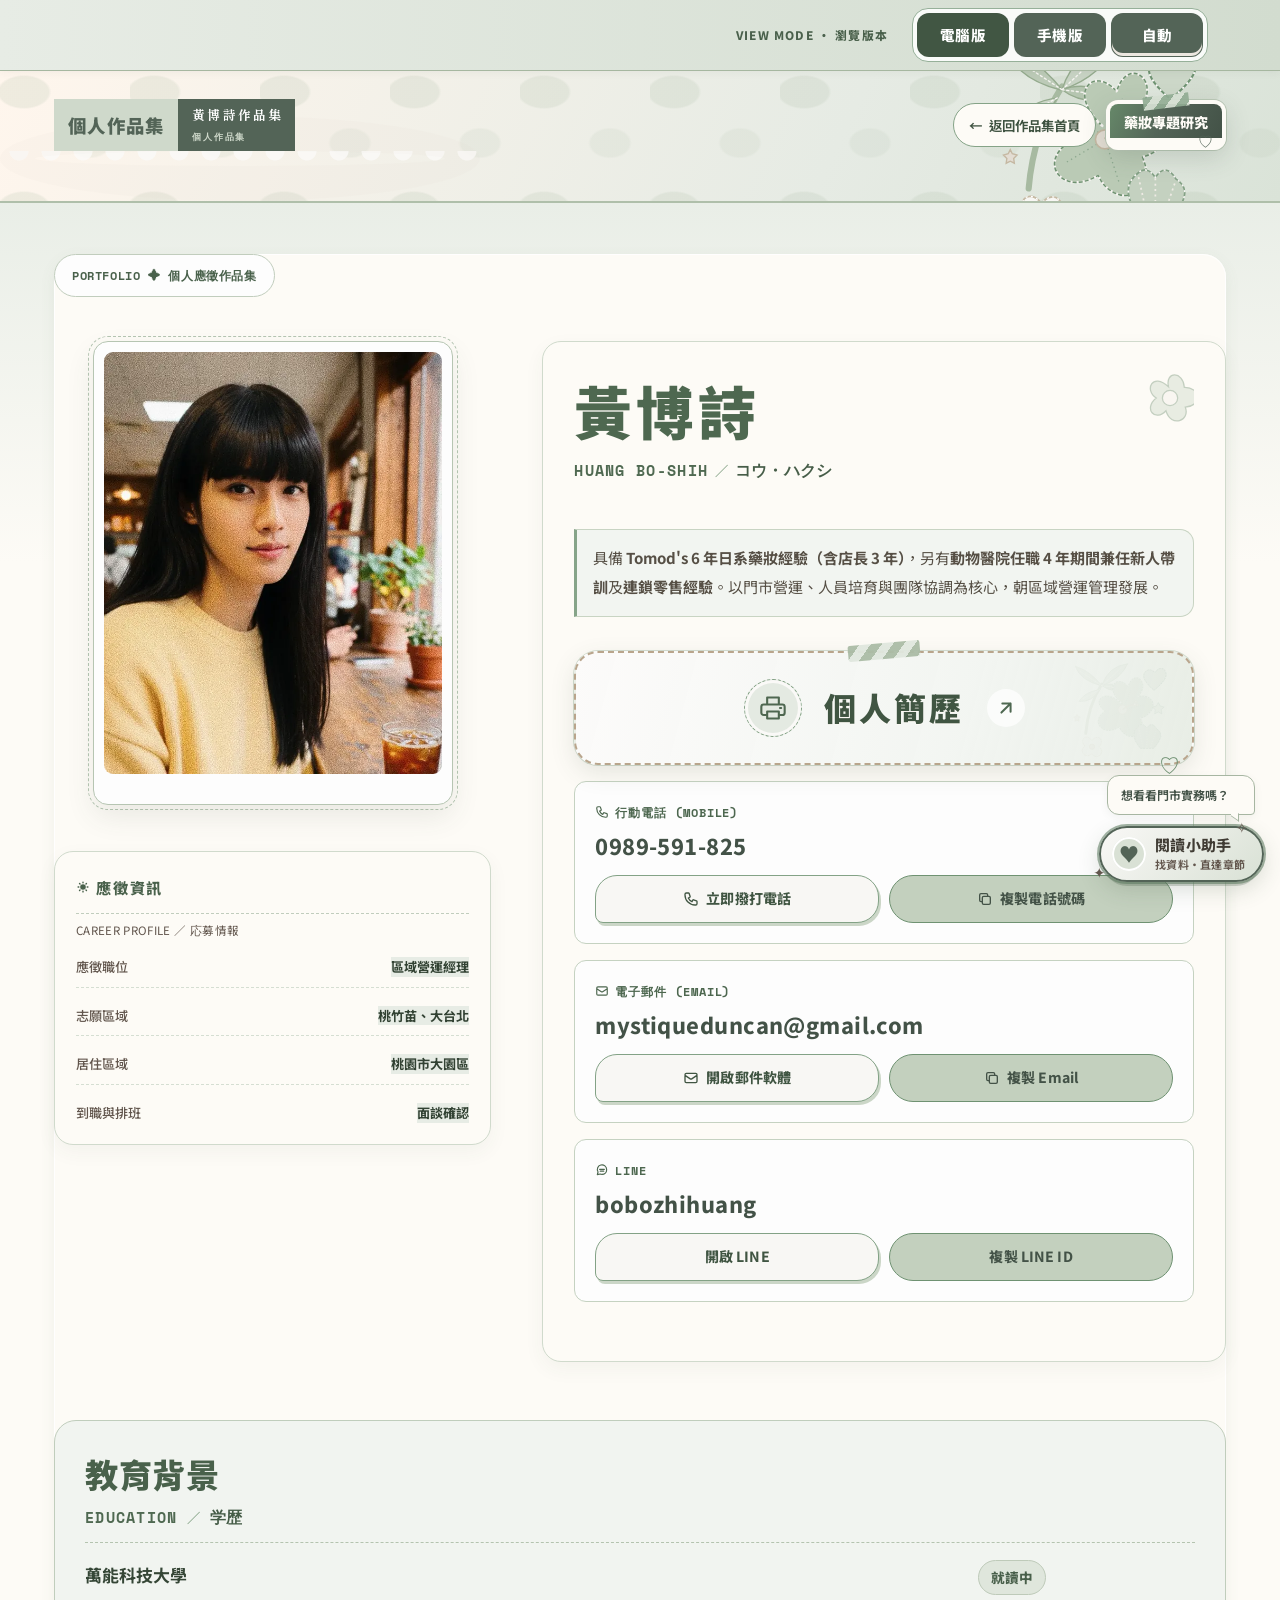
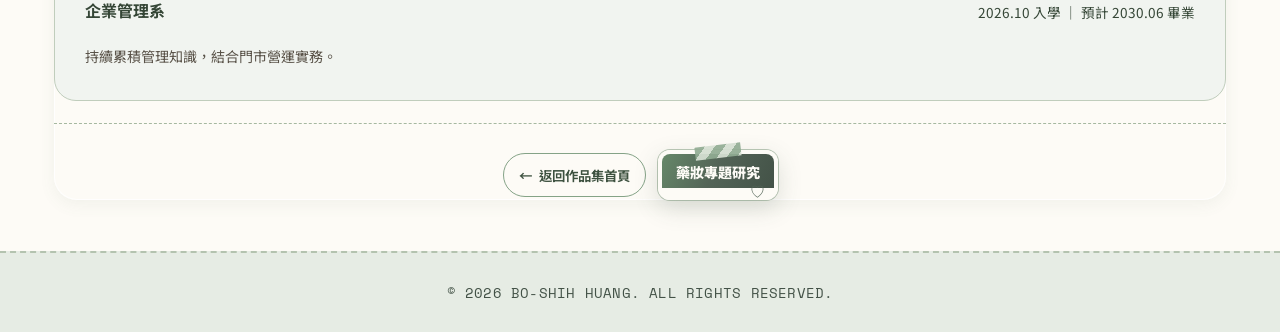
<file: contact.html>
<!DOCTYPE html>
<html lang="zh-TW">
<head>
  <meta name="robots" content="noindex,follow">
  <meta charset="UTF-8">
  <!-- Keep the shared favicon available before device routing and large stylesheets. -->
  <link rel="icon" href="favicon.ico" type="image/x-icon">
  <meta name="viewport" content="width=device-width, initial-scale=1.0">
  <script src="assets/view-router.js"></script>
  <link rel="stylesheet" href="assets/ai-assistant.css?v=20261127-passive-guidance">
  <script src="assets/ai-assistant.js?v=20261127-passive-guidance" defer></script>

  <title>聯絡方式 ｜ 黃博詩 (HUANG BO-SHIH) ｜ 松本清 區域營運經理 應徵專刊</title>
  <meta name="description" content="黃博詩聯絡檔案：姓名、電話與電子郵件資訊。志願應徵：台灣松本清 區域營運經理。具備 Tomod's 6年（店長3年）日系藥妝營運與門市管理經驗。">

  <meta name="theme-color" content="#111111">

  <!-- Google Fonts: Exquisite Japanese Serif, Fashion Editorial Serif & Clean Sans -->
  <link rel="preconnect" href="https://fonts.googleapis.com">
  <link rel="preconnect" href="https://fonts.gstatic.com" crossorigin>
  <link href="https://fonts.googleapis.com/css2?family=Cinzel:wght@600;700;800&family=Noto+Sans+TC:wght@300;400;500;600;700;800;900&family=Noto+Serif+TC:wght@400;600;700;900&family=Shippori+Mincho:wght@400;600;700;800&family=Space+Mono:ital,wght@0,400;0,700;1,400&family=Plus+Jakarta+Sans:wght@400;500;600;700;800&display=swap" rel="stylesheet">

  <style>
    /* ==========================================================================
       DESIGN SYSTEM: 黃博詩作品集 × JAPANESE FASHION EDITORIAL (FUDGE / GINZA STYLE)
       ========================================================================== */
    :root {
      /* Matsukiyo Signature Colors */
      --mk-yellow: #dfd8cc;
      --mk-yellow-light: #f9f8f5;
      --mk-yellow-tint: #fdfdfc;
      --mk-navy: #1c221e;
      --mk-navy-dark: #111513;
      --mk-navy-light: #2d3731;
      --mk-navy-soft: #404e46;
      --mk-red: #59765b;
      --mk-red-soft: #f1f4f0;

      --paper-bg: #f4f1e9;
      --paper-card: #FFFFFF;
      --paper-subtle: #f2efea;
      --ink-primary: #1C1C1E;
      --ink-secondary: #504a40;
      --ink-muted: #827869;
      --hairline: #e4dfd4;

      --font-serif-tc: 'Noto Serif TC', 'Shippori Mincho', serif;
      --font-serif-jp: 'Shippori Mincho', 'Noto Serif TC', serif;
      --font-sans: 'Plus Jakarta Sans', 'Noto Sans TC', -apple-system, BlinkMacSystemFont, sans-serif;
      --font-display: 'Cinzel', 'Shippori Mincho', serif;
      --font-mono: 'Space Mono', monospace;

      --radius-sm: 4px;
      --radius-md: 8px;
      --radius-lg: 14px;
      --shadow-editorial: 0 4px 20px rgba(28, 34, 30, 0.06);
      --shadow-hover: 0 10px 30px rgba(28, 34, 30, 0.12);
    }

    * {
      box-sizing: border-box;
      margin: 0;
      padding: 0;
    }

    body {
      background-color: var(--paper-bg);
      color: var(--ink-primary);
      font-family: var(--font-sans);
      line-height: 1.8;
      -webkit-font-smoothing: antialiased;
      position: relative;
      min-height: 100vh;
      display: flex;
      flex-direction: column;
    }

    body::before {
      content: "";
      position: fixed;
      inset: 0;
      pointer-events: none;
      background: radial-gradient(#00000008 1px, transparent 1px);
      background-size: 24px 24px;
      opacity: 0.7;
      z-index: 999;
    }

    .container {
      max-width: 1020px;
      margin: 0 auto;
      padding: 0 24px;
      width: 100%;
    }

    /* Top Ticker */
    .mag-top-ticker {
      background-color: var(--mk-navy);
      color: #FFFFFF;
      font-family: var(--font-mono);
      font-size: 0.72rem;
      letter-spacing: 0.14em;
      text-transform: uppercase;
      padding: 8px 0;
      border-bottom: 2px solid var(--mk-yellow);
    }

    .ticker-inner {
      display: flex;
      justify-content: space-between;
      align-items: center;
      flex-wrap: wrap;
      gap: 10px;
    }

    .ticker-pill {
      background: var(--mk-yellow);
      color: var(--mk-navy-dark);
      font-weight: 700;
      padding: 2px 8px;
      border-radius: 2px;
      font-size: 0.68rem;
    }

    /* Magazine Header */
    header.mag-header {
      background-color: #FFFFFF;
      border-bottom: 1px solid var(--hairline);
      padding: 24px 0;
    }

    .masthead-row {
      display: flex;
      justify-content: space-between;
      align-items: center;
      flex-wrap: wrap;
      gap: 16px;
    }

    .matsukiyo-logo-badge {
      display: inline-flex;
      align-items: stretch;
      background: var(--mk-yellow);
      border: 2px solid var(--mk-navy);
      box-shadow: 3px 3px 0px var(--mk-navy);
      text-decoration: none;
      transition: transform 0.2s ease;
    }

    .matsukiyo-logo-badge:hover {
      transform: scale(1.02);
    }

    .logo-jp {
      background: var(--mk-yellow);
      color: var(--mk-navy);
      font-family: var(--font-sans);
      font-weight: 900;
      font-size: 1.15rem;
      padding: 6px 14px;
      display: flex;
      align-items: center;
      border-right: 2px solid var(--mk-navy);
    }

    .logo-en {
      background: var(--mk-navy);
      color: #FFFFFF;
      font-family: var(--font-display);
      font-weight: 700;
      font-size: 0.8rem;
      letter-spacing: 0.16em;
      padding: 6px 12px;
      display: flex;
      flex-direction: column;
      justify-content: center;
    }

    /* Subnav Strip: Responsive & Compact */
    .mag-subnav-strip {
      background: #FFFFFF;
      border-top: 1px solid var(--hairline);
      border-bottom: 2px solid var(--mk-navy);
      padding: 10px 0;
      position: sticky;
      top: 0;
      z-index: 100;
      backdrop-filter: blur(8px);
      background: rgba(255, 255, 255, 0.98);
      box-shadow: 0 2px 10px rgba(28, 34, 30, 0.06);
    }

    .subnav-items {
      display: flex;
      align-items: center;
      justify-content: space-between;
      flex-wrap: wrap;
      gap: 10px 14px;
    }

    .subnav-links {
      display: flex;
      flex-wrap: wrap;
      gap: 6px 8px;
      list-style: none;
      align-items: center;
      padding: 0;
      margin: 0;
    }

    .subnav-links li {
      display: inline-flex;
    }

    /* Matsukiyo signature button style */
    .nav-btn-mk {
      background: var(--mk-yellow);
      color: var(--mk-navy);
      padding: 4px 10px;
      border-radius: var(--radius-sm);
      border: 1.5px solid var(--mk-navy);
      font-family: var(--font-sans);
      font-size: 0.8rem;
      font-weight: 800;
      display: inline-flex;
      align-items: center;
      gap: 4px;
      box-shadow: 2px 2px 0 var(--mk-navy);
      text-decoration: none;
      transition: all 0.15s ease;
      white-space: nowrap;
      cursor: pointer;
    }

    .nav-btn-mk:hover {
      transform: translate(-1px, -1px);
      box-shadow: 3px 3px 0 var(--mk-navy);
      background: #e5e0d6;
      color: var(--mk-navy);
    }

    .nav-btn-mk:active {
      transform: translate(1px, 1px);
      box-shadow: 1px 1px 0 var(--mk-navy);
    }

    .nav-btn-mk span.num {
      color: var(--mk-red);
      font-weight: 900;
      font-family: var(--font-mono);
      font-size: 0.8rem;
    }

    .nav-btn-mk.btn-accent {
      background: var(--mk-navy);
      color: var(--mk-yellow);
      border-color: var(--mk-navy);
    }

    .nav-btn-mk.btn-accent span.num {
      color: #FFFFFF;
    }

    .nav-btn-mk.btn-accent:hover {
      background: var(--mk-navy-light);
      color: #FFFFFF;
    }

    .nav-btn-mk.btn-active {
      background: var(--mk-navy);
      color: var(--mk-yellow);
      border-color: var(--mk-navy);
      pointer-events: none;
    }

    .nav-btn-mk.outline {
      background: #FFFFFF;
      color: var(--mk-navy);
    }

    .nav-btn-mk.outline:hover {
      background: var(--mk-yellow);
    }

    .subnav-status-badge {
      display: inline-flex;
      align-items: center;
      gap: 8px;
      font-family: var(--font-sans);
      font-size: 0.8rem;
      font-weight: 700;
      color: #3a4835;
      background: #dde4da;
      padding: 4px 12px;
      border-radius: 30px;
      border: 1px solid #ccd7c8;
      white-space: nowrap;
    }

    .status-dot {
      width: 7px;
      height: 7px;
      border-radius: 50%;
      background: #62795a;
      animation: pulseGlow 1.8s infinite;
    }

    @keyframes pulseGlow {
      0%, 100% { opacity: 1; transform: scale(1); }
      50% { opacity: 0.4; transform: scale(0.85); }
    }

    /* Main Contact Section */
    main.contact-main {
      padding: 40px 0 80px 0;
      flex: 1;
    }

    .contact-card-outer {
      background: #FFFFFF;
      border: 2px solid var(--mk-navy);
      border-radius: var(--radius-sm);
      box-shadow: 6px 6px 0px var(--mk-navy);
      position: relative;
      overflow: hidden;
    }

    .contact-card-outer::before {
      content: "";
      position: absolute;
      top: 0;
      left: 0;
      right: 0;
      height: 8px;
      background: repeating-linear-gradient(90deg, var(--mk-yellow) 0, var(--mk-yellow) 24px, var(--mk-navy) 24px, var(--mk-navy) 48px);
    }

    .contact-header-badge {
      padding: 18px 32px 14px 32px;
      border-bottom: 1px solid var(--hairline);
      display: flex;
      justify-content: space-between;
      align-items: center;
      flex-wrap: wrap;
      gap: 12px;
      background: #FAFAFA;
    }

    .contact-header-badge span {
      font-family: var(--font-mono);
      font-size: 0.78rem;
      font-weight: 700;
      color: var(--mk-navy);
      letter-spacing: 0.14em;
    }

    /* Two Column Dossier Layout */
    .contact-dossier-grid {
      display: grid;
      grid-template-columns: 310px 1fr;
      gap: 36px;
      padding: 36px 32px;
    }

    /* Left Column: Portrait & Meta */
    .candidate-portrait-col {
      display: flex;
      flex-direction: column;
      gap: 20px;
    }

    .photo-frame {
      position: relative;
      background: #FFFFFF;
      border: 2px solid var(--mk-navy);
      box-shadow: 4px 4px 0 var(--mk-yellow), 4px 4px 0 2px var(--mk-navy);
      border-radius: var(--radius-sm);
      overflow: hidden;
      aspect-ratio: 9 / 10;
      display: flex;
      align-items: center;
      justify-content: center;
    }

    .photo-frame img {
      width: 100%;
      height: 100%;
      object-fit: cover;
      object-position: center top;
      display: block;
    }

    .photo-watermark-tag {
      position: absolute;
      bottom: 10px;
      left: 10px;
      background: rgba(28, 34, 30, 0.9);
      color: #FFFFFF;
      font-family: var(--font-mono);
      font-size: 0.65rem;
      font-weight: 700;
      padding: 3px 8px;
      border-radius: 2px;
      letter-spacing: 0.1em;
      border: 1px solid var(--mk-yellow);
    }

    .candidate-specs-box {
      background: var(--paper-subtle);
      border: 1px solid var(--hairline);
      border-radius: var(--radius-sm);
      padding: 16px;
    }

    .specs-box-title {
      font-family: var(--font-mono);
      font-size: 0.72rem;
      font-weight: 800;
      color: var(--mk-navy);
      letter-spacing: 0.12em;
      text-transform: uppercase;
      margin-bottom: 10px;
      display: flex;
      align-items: center;
      gap: 6px;
      border-bottom: 1px dashed var(--hairline);
      padding-bottom: 6px;
    }

    .spec-entry {
      display: flex;
      justify-content: space-between;
      font-size: 0.82rem;
      margin-bottom: 8px;
      line-height: 1.5;
    }

    .spec-entry:last-child {
      margin-bottom: 0;
    }

    .spec-entry .k {
      color: var(--ink-secondary);
      font-weight: 500;
    }

    .spec-entry .v {
      color: var(--mk-navy);
      font-weight: 700;
      text-align: right;
    }

    /* Right Column: Name & Contact Details */
    .candidate-details-col {
      display: flex;
      flex-direction: column;
      gap: 22px;
    }

    .editorial-label {
      font-family: var(--font-mono);
      font-size: 0.75rem;
      color: var(--mk-red);
      font-weight: 800;
      letter-spacing: 0.18em;
      text-transform: uppercase;
      display: flex;
      align-items: center;
      gap: 6px;
    }

    .name-title-wrap {
      border-bottom: 2px solid var(--mk-navy);
      padding-bottom: 14px;
    }

    .candidate-furigana {
      font-family: var(--font-sans);
      font-size: 0.82rem;
      color: var(--mk-navy-soft);
      font-weight: 700;
      letter-spacing: 0.12em;
      display: block;
      margin-bottom: 2px;
    }

    .candidate-name-huge {
      font-family: var(--font-serif-tc);
      font-size: 2.5rem;
      font-weight: 900;
      color: var(--mk-navy);
      letter-spacing: 0.08em;
      line-height: 1.2;
      display: inline-block;
      margin-right: 12px;
    }

    .candidate-en-badge {
      font-family: var(--font-display);
      font-size: 1.15rem;
      font-weight: 700;
      color: var(--ink-secondary);
      letter-spacing: 0.12em;
    }

    .candidate-position-pill {
      display: inline-flex;
      align-items: center;
      gap: 6px;
      margin-top: 10px;
      background: var(--mk-yellow-light);
      color: var(--mk-navy);
      border: 1px solid var(--mk-yellow);
      padding: 4px 12px;
      border-radius: var(--radius-sm);
      font-size: 0.85rem;
      font-weight: 700;
    }

    .candidate-intro-lead {
      font-size: 0.95rem;
      color: var(--ink-secondary);
      line-height: 1.8;
      background: #FDFCF9;
      border-left: 3px solid var(--mk-yellow);
      padding: 12px 16px;
      border-radius: 0 var(--radius-sm) var(--radius-sm) 0;
    }

    /* Contact Action Cards */
    .contact-methods-stack {
      display: flex;
      flex-direction: column;
      gap: 16px;
    }

    .method-card {
      background: #FFFFFF;
      border: 1.5px solid var(--mk-navy);
      border-radius: var(--radius-sm);
      padding: 18px 20px;
      box-shadow: 3px 3px 0 var(--mk-navy);
      transition: transform 0.15s ease, box-shadow 0.15s ease;
    }

    .method-card:hover {
      transform: translate(-1px, -1px);
      box-shadow: 4px 4px 0 var(--mk-navy);
    }

    .method-card-label {
      font-family: var(--font-mono);
      font-size: 0.72rem;
      font-weight: 800;
      color: var(--mk-navy-soft);
      letter-spacing: 0.14em;
      text-transform: uppercase;
      margin-bottom: 6px;
      display: flex;
      align-items: center;
      gap: 6px;
    }

    .method-value-row {
      display: flex;
      justify-content: space-between;
      align-items: center;
      flex-wrap: wrap;
      gap: 14px;
    }

    .method-huge-text {
      font-family: var(--font-mono);
      font-size: 1.45rem;
      font-weight: 800;
      color: var(--mk-navy);
      letter-spacing: 0.04em;
    }

    .method-action-btns {
      display: flex;
      gap: 10px;
      flex-wrap: wrap;
      align-items: center;
    }

    /* Career Strengths Fast View Card */
    .strengths-fast-view {
      background: var(--paper-subtle);
      border: 1px solid var(--hairline);
      border-radius: var(--radius-sm);
      padding: 18px 20px;
    }

    .fast-view-title {
      font-family: var(--font-serif-tc);
      font-size: 1.05rem;
      font-weight: 800;
      color: var(--mk-navy);
      margin-bottom: 12px;
      display: flex;
      align-items: center;
      gap: 8px;
    }

    .strength-row {
      display: flex;
      align-items: flex-start;
      gap: 10px;
      font-size: 0.88rem;
      margin-bottom: 10px;
      line-height: 1.6;
    }

    .strength-row:last-child {
      margin-bottom: 0;
    }

    .strength-tag {
      background: var(--mk-yellow);
      color: var(--mk-navy);
      font-family: var(--font-mono);
      font-size: 0.72rem;
      font-weight: 800;
      padding: 2px 6px;
      border-radius: 2px;
      border: 1px solid var(--mk-navy);
      white-space: nowrap;
      margin-top: 2px;
    }

    /* Bottom Links Strip */
    .contact-bottom-links {
      background: #FAFAFA;
      border-top: 1px solid var(--hairline);
      padding: 20px 32px;
      display: flex;
      justify-content: space-between;
      align-items: center;
      flex-wrap: wrap;
      gap: 14px;
    }

    /* Toast Notification */
    .toast-msg {
      position: fixed;
      bottom: 24px;
      right: 24px;
      background: var(--mk-navy);
      color: var(--mk-yellow);
      border: 2px solid var(--mk-yellow);
      padding: 12px 20px;
      border-radius: var(--radius-sm);
      box-shadow: 4px 4px 0 rgba(0,0,0,0.3);
      font-family: var(--font-sans);
      font-weight: 800;
      font-size: 0.9rem;
      display: flex;
      align-items: center;
      gap: 8px;
      opacity: 0;
      visibility: hidden;
      transform: translateY(10px);
      transition: all 0.25s ease;
      z-index: 9999;
    }

    .toast-msg.show {
      opacity: 1;
      visibility: visible;
      transform: translateY(0);
    }

    /* Editorial Footer */
    footer.mag-footer {
      background: #FFFFFF;
      border-top: 1px solid var(--hairline);
      padding: 30px 0;
      margin-top: auto;
      font-family: var(--font-mono);
      font-size: 0.8rem;
      color: var(--ink-muted);
    }

    .footer-inner {
      display: flex;
      justify-content: space-between;
      align-items: center;
      flex-wrap: wrap;
      gap: 14px;
    }

    /* Responsive */
    @media (max-width: 820px) {
      .contact-dossier-grid {
        grid-template-columns: 1fr;
        gap: 28px;
        padding: 24px 20px;
      }

      .photo-frame {
        max-width: 280px;
        margin: 0 auto;
      }

      .method-value-row {
        flex-direction: column;
        align-items: flex-start;
      }

      .method-action-btns {
        width: 100%;
      }

      .method-action-btns .nav-btn-mk {
        flex: 1;
        justify-content: center;
      }
    }
  </style>
  <link rel="canonical" href="https://mystiqueduncan-beep.github.io/-/contact.html">
  <meta property="og:type" content="website">
  <meta property="og:locale" content="zh_TW">
  <meta property="og:url" content="https://mystiqueduncan-beep.github.io/-/contact.html">
  <meta property="og:title" content="聯絡方式 ｜ 黃博詩 (HUANG BO-SHIH) ｜ 松本清 區域營運經理 應徵專刊">
  <meta property="og:description" content="黃博詩聯絡檔案：姓名、電話與電子郵件資訊。志願應徵：台灣松本清 區域營運經理。具備 Tomod&#x27;s 6年（店長3年）日系藥妝營運與門市管理經驗。">
  <meta property="og:image" content="https://mystiqueduncan-beep.github.io/-/assets/portrait-cafe-iphone17.webp">
  <meta property="og:image:alt" content="黃博詩">
  <meta name="twitter:card" content="summary">
  <link rel="stylesheet" href="assets/site.css">
  <link rel="stylesheet" href="assets/mk-inspired.css">
  <script src="assets/mk-inspired.js" defer></script>
  <script src="assets/page-transitions.js?v=20261126-isolated-motion" defer></script>
  <link rel="stylesheet" href="assets/retro-editorial.css">
  <link rel="stylesheet" href="assets/pastel-details.css?v=20261118-heading2">
  <link rel="preload" as="image" href="assets/portrait-cafe-iphone17.webp" fetchpriority="high">
  <link rel="stylesheet" href="assets/contact-portrait-fade.css">

  <link rel="stylesheet" href="assets/view-mode-switch.css">
  <script src="assets/view-mode-switch.js" defer></script>
  <script>
    document.documentElement.classList.add("portrait-reveal-js");
    window.addEventListener("load",function(){
      if (!window.__portraitObserverInitialized) document.documentElement.classList.remove("portrait-reveal-js");
    },{once:true});
  </script>
  <script src="assets/contact-portrait-reveal.js" defer></script>
  <link rel="stylesheet" href="assets/research-cta.css">
  <script src="assets/research-cta.js" defer></script>
  <link rel="stylesheet" href="assets/print-layout.css" media="print">
<style id="japanese-section-heading-style">
/* Bilingual sublabels under existing Chinese headings. */
.section-locale-line {
  display:flex; flex-wrap:wrap; gap: .35em .55em; align-items:baseline;
  margin: 3px 0 12px; font-size:.76rem; font-weight:700; line-height:1.5;
  letter-spacing:.045em; color:var(--mk-navy-soft);
}
.section-locale-line [lang="ja"] { font-family:"Noto Sans JP","Hiragino Kaku Gothic ProN","Yu Gothic","Noto Sans TC",sans-serif; }
</style>
<link rel="stylesheet" href="assets/portfolio-polish.css?v=20261120-unified-v3">
</head>
<body class="page-contact page-desktop">
  <a class="skip-link" href="#main-content">跳至主要內容</a>

  <!-- Top Ticker -->
  <aside class="mag-top-ticker" aria-label="專刊資訊">
    <div class="container ticker-inner">
      <div>
        <a href="mobile-contact.html?view=mobile" style="color: var(--mk-yellow); text-decoration: none; font-weight: 800; display: inline-flex; align-items: center; gap: 4px; padding: 1px 6px; border: 1px solid var(--mk-yellow); border-radius: 2px;">手機版</a>
      </div>
    </div>
  </aside>

  <!-- Header -->
  <header class="mag-header">
    <div class="container masthead-row">
      <div class="matsukiyo-logo-badge">
        <span class="logo-jp">個人作品集</span>
        <span class="logo-en">
          黃博詩作品集
          <span style="font-family: var(--font-mono); font-size: 0.55rem; color: var(--mk-yellow); letter-spacing: 0.2em;">個人作品集</span>
        </span>
      </div>

      <!-- Quick Action Buttons -->
      <div style="display: flex; align-items: center; gap: 10px; flex-wrap: wrap;">
        <a href="index.html" class="nav-btn-mk portfolio-home-pill"><span aria-hidden="true">←</span><span>返回作品集首頁</span></a>
        <a href="trend.html" class="nav-btn-mk btn-accent"><span>藥妝專題研究</span></a>
      </div>
    </div>
  </header>

  <!-- Main Contact Content -->
  <main class="contact-main" id="main-content" tabindex="-1">
    <div class="container">
      <div class="contact-card-outer">

        <div class="contact-header-badge">
          <span>PORTFOLIO ✦ 個人應徵作品集</span>
        </div>

        <!-- Two Column Spread -->
        <div class="contact-dossier-grid interview-spread">

          <!-- Left Column: Portrait & Specifications -->
          <div class="candidate-portrait-col">
            <div class="photo-frame">
              <img decoding="async" fetchpriority="high" width="320" height="400" class="contact-portrait-photo" src="assets/portrait-cafe-iphone17.webp" alt="黃博詩 (HUANG BO-SHIH)">
              <div class="photo-watermark-tag">CANDIDATE PORTFOLIO ✦ 2026</div>
            </div>

            <div class="candidate-specs-box">
              <div class="specs-box-title">
                <svg width="14" height="14" fill="currentColor" viewBox="0 0 20 20"><path fill-rule="evenodd" d="M10 2a1 1 0 00-1 1v1a1 1 0 002 0V3a1 1 0 00-1-1zm4 8a4 4 0 11-8 0 4 4 0 018 0zm-.464 4.95l.707.707a1 1 0 001.414-1.414l-.707-.707a1 1 0 00-1.414 1.414zm2.12-10.607a1 1 0 010 1.414l-.706.707a1 1 0 11-1.414-1.414l.707-.707a1 1 0 011.414 0zM17 11a1 1 0 100-2h-1a1 1 0 100 2h1zm-7 4a1 1 0 011 1v1a1 1 0 11-2 0v-1a1 1 0 011-1zM5.05 6.464A1 1 0 106.465 5.05l-.708-.707a1 1 0 00-1.414 1.414l.707.707zm1.414 8.486l-.707.707a1 1 0 01-1.414-1.414l.707-.707a1 1 0 011.414 1.414zM4 11a1 1 0 100-2H3a1 1 0 000 2h1z" clip-rule="evenodd"/></svg>
                應徵資訊
              </div>
              <p style="margin: 0 0 8px; color: #62564d; font-size: 0.72rem; line-height: 1.45; letter-spacing: 0.03em;"><span lang="en">CAREER PROFILE</span> ／ <span lang="ja">応募情報</span></p>
              <div class="spec-entry">
                <span class="k" style="color: #62564d;">應徵職位</span>
                <span class="v" style="color: #403c34;">區域營運經理</span>
              </div>
              <div class="spec-entry">
                <span class="k" style="color: #62564d;">志願區域</span>
                <span class="v" style="color: #403c34;">桃竹苗、大台北</span>
              </div>
              <div class="spec-entry">
                <span class="k" style="color: #62564d;">居住區域</span>
                <span class="v" style="color: #403c34;">桃園市大園區</span>
              </div>
              <div class="spec-entry">
                <span class="k" style="color: #62564d;">到職與排班</span>
                <span class="v" style="color: #403c34;">面談確認</span>
              </div>


            </div>
          </div>

          <!-- Right Column: Name & Contact Details -->
          <div class="candidate-details-col">

            <div class="name-title-wrap">
              <span class="candidate-furigana">コウ・ハクシ ✦ HUANG BO-SHIH</span>
              <h1 class="candidate-name-huge">黃博詩</h1>
            </div>

            <p class="candidate-intro-lead">
              具備 <strong>Tomod's 6 年日系藥妝經驗（含店長 3 年）</strong>，另有<strong>動物醫院任職 4 年期間兼任新人帶訓</strong>及<strong>連鎖零售經驗</strong>。以門市營運、人員培育與團隊協調為核心，朝區域營運管理發展。
            </p>

            <!-- Contact Methods Stack -->
            <div class="contact-methods-stack">

                            <!-- Whole-card personal resume action; same-tab A4 print page. -->
              <a href="resume.html" class="method-card method-card--print personal-resume-link" aria-label="個人簡歷（開啟 A4 列印版）">
                <span class="personal-resume-link__icon" aria-hidden="true"><svg viewBox="0 0 24 24" fill="none" stroke="currentColor" stroke-width="1.8" stroke-linecap="round" stroke-linejoin="round" aria-hidden="true"><path d="M7 8V3h10v5M6 18H4a2 2 0 0 1-2-2v-5a2 2 0 0 1 2-2h16a2 2 0 0 1 2 2v5a2 2 0 0 1-2 2h-2"/><path d="M7 15h10v6H7zM18 12h1"/></svg></span>
                <span class="personal-resume-link__title">個人簡歷</span>
                <span class="personal-resume-link__arrow" aria-hidden="true"><svg viewBox="0 0 24 24" fill="none" stroke="currentColor" stroke-width="2.2" stroke-linecap="round" stroke-linejoin="round" aria-hidden="true"><path d="M7 17 17 7M8 7h9v9"/></svg></span>
                <span class="research-meteor" aria-hidden="true"></span>
              </a>

              <!-- Method 1: Phone -->
              <div class="method-card">
                <div class="method-card-label">
                  <svg width="14" height="14" fill="none" stroke="currentColor" stroke-width="2" viewBox="0 0 24 24"><path stroke-linecap="round" stroke-linejoin="round" d="M3 5a2 2 0 012-2h3.28a1 1 0 01.948.684l1.498 4.493a1 1 0 01-.502 1.21l-2.257 1.13a11.042 11.042 0 005.516 5.516l1.13-2.257a1 1 0 011.21-.502l4.493 1.498a1 1 0 01.684.949V19a2 2 0 01-2 2h-1C9.716 21 3 14.284 3 6V5z"/></svg>
                  行動電話 (MOBILE)
                </div>
                <div class="method-value-row">
                  <div class="method-huge-text" id="phoneText">0989-591-825</div>
                  <div class="method-action-btns">
                    <a href="tel:0989591825" class="nav-btn-mk outline">
                      <svg width="16" height="16" fill="none" stroke="currentColor" stroke-width="2" viewBox="0 0 24 24"><path stroke-linecap="round" stroke-linejoin="round" d="M3 5a2 2 0 012-2h3.28a1 1 0 01.948.684l1.498 4.493a1 1 0 01-.502 1.21l-2.257 1.13a11.042 11.042 0 005.516 5.516l1.13-2.257a1 1 0 011.21-.502l4.493 1.498a1 1 0 01.684.949V19a2 2 0 01-2 2h-1C9.716 21 3 14.284 3 6V5z"/></svg>
                      立即撥打電話
                    </a>
                    <button type="button" onclick="copyPhone()" class="nav-btn-mk" id="copyPhoneBtn">
                      <svg width="16" height="16" fill="none" stroke="currentColor" stroke-width="2" viewBox="0 0 24 24"><path stroke-linecap="round" stroke-linejoin="round" d="M8 16H6a2 2 0 01-2-2V6a2 2 0 012-2h8a2 2 0 012 2v2m-6 12h8a2 2 0 002-2v-8a2 2 0 00-2-2h-8a2 2 0 00-2 2v8a2 2 0 002 2z"/></svg>
                      複製電話號碼
                    </button>
                  </div>
                </div>
              </div>

              <!-- Method 2: Email -->
              <div class="method-card">
                <div class="method-card-label">
                  <svg width="14" height="14" fill="none" stroke="currentColor" stroke-width="2" viewBox="0 0 24 24"><path stroke-linecap="round" stroke-linejoin="round" d="M3 8l7.89 5.26a2 2 0 002.22 0L21 8M5 19h14a2 2 0 002-2V7a2 2 0 00-2-2H5a2 2 0 00-2 2v10a2 2 0 002 2z"/></svg>
                  電子郵件 (EMAIL)
                </div>
                <div class="method-value-row">
                  <div class="method-huge-text" id="emailText" style="font-size: 1.25rem;">mystiqueduncan@gmail.com</div>
                  <div class="method-action-btns">
                    <a href="mailto:mystiqueduncan@gmail.com" class="nav-btn-mk outline">
                      <svg width="16" height="16" fill="none" stroke="currentColor" stroke-width="2" viewBox="0 0 24 24"><path stroke-linecap="round" stroke-linejoin="round" d="M3 8l7.89 5.26a2 2 0 002.22 0L21 8M5 19h14a2 2 0 002-2V7a2 2 0 00-2-2H5a2 2 0 00-2 2v10a2 2 0 002 2z"/></svg>
                      開啟郵件軟體
                    </a>
                    <button type="button" onclick="copyEmail()" class="nav-btn-mk" id="copyEmailBtn">
                      <svg width="16" height="16" fill="none" stroke="currentColor" stroke-width="2" viewBox="0 0 24 24"><path stroke-linecap="round" stroke-linejoin="round" d="M8 16H6a2 2 0 01-2-2V6a2 2 0 012-2h8a2 2 0 012 2v2m-6 12h8a2 2 0 002-2v-8a2 2 0 00-2-2h-8a2 2 0 00-2 2v8a2 2 0 002 2z"/></svg>
                      複製 Email
                    </button>
                  </div>
                </div>
              </div>


              <!-- Method 3: LINE -->
              <div class="method-card">
                <div class="method-card-label">
                  <svg width="14" height="14" fill="none" stroke="currentColor" stroke-width="2" viewBox="0 0 24 24" aria-hidden="true"><path stroke-linecap="round" stroke-linejoin="round" d="M20 11.5a8 8 0 01-8 8c-1.1 0-2.2-.2-3.1-.6L4 20l1.2-4.6A8 8 0 1120 11.5Z"/><path stroke-linecap="round" d="M8 11h8M9 14h6"/></svg>
                  LINE
                </div>
                <div class="method-value-row">
                  <div class="method-huge-text" id="lineIdText">bobozhihuang</div>
                  <div class="method-action-btns">
                    <a href="https://line.me/ti/p/dRBv9S5imM" class="nav-btn-mk" id="openLineBtn">開啟 LINE</a>
                    <button type="button" onclick="copyLineId()" class="nav-btn-mk" id="copyLineIdBtn">複製 LINE ID</button>
                  </div>
                </div>
              </div>

            </div>

            <!-- Career Strengths Fast View -->


          </div>

        </div>

        <!-- Consolidated education profile: relocated from homepage. -->
        <section class="education-profile" id="education" aria-labelledby="education-title">
  <h2 id="education-title">教育背景</h2>
<p class="section-locale-line"><span lang="en">EDUCATION</span><span aria-hidden="true">／</span><span lang="ja">学歴</span></p>
  <div class="education-profile__grid">
    <div class="education-profile__school"><strong>萬能科技大學</strong><span>企業管理系</span></div>
    <div class="education-profile__meta"><span class="education-profile__badge">就讀中</span><span>2026.10 入學 ｜ 預計 2030.06 畢業</span></div>
  </div>
  <p>持續累積管理知識，結合門市營運實務。</p>
</section>

        <!-- Bottom Links Bar -->
        <div class="contact-bottom-links">
          <a href="index.html" class="nav-btn-mk portfolio-home-pill"><span aria-hidden="true">←</span><span>返回作品集首頁</span></a>

          <a href="trend.html" class="nav-btn-mk btn-accent" style="font-size: 0.88rem; padding: 6px 14px;"><span>藥妝專題研究</span></a>
        </div>

      </div>
    </div>
  </main>

  <!-- Toast Notification -->
  <div class="toast-msg" id="toastMsg" role="status" aria-live="polite" aria-atomic="true">
    <svg width="18" height="18" fill="currentColor" viewBox="0 0 20 20"><path fill-rule="evenodd" d="M16.707 5.293a1 1 0 010 1.414l-8 8a1 1 0 01-1.414 0l-4-4a1 1 0 011.414-1.414L8 12.586l7.293-7.293a1 1 0 011.414 0z" clip-rule="evenodd"/></svg>
    <span id="toastText">已成功複製到剪貼簿！</span>
  </div>

  <!-- Footer -->
  <footer class="mag-footer portfolio-footer-v2" aria-label="版權">
    <div class="container footer-inner portfolio-footer-v2__inner">
      <p class="portfolio-footer-v2__copyright" lang="en">© 2026 BO-SHIH HUANG. ALL RIGHTS RESERVED.</p>
    </div>
  </footer>

  <script src="assets/contact.js" defer></script>
</body>
</html>
</file>
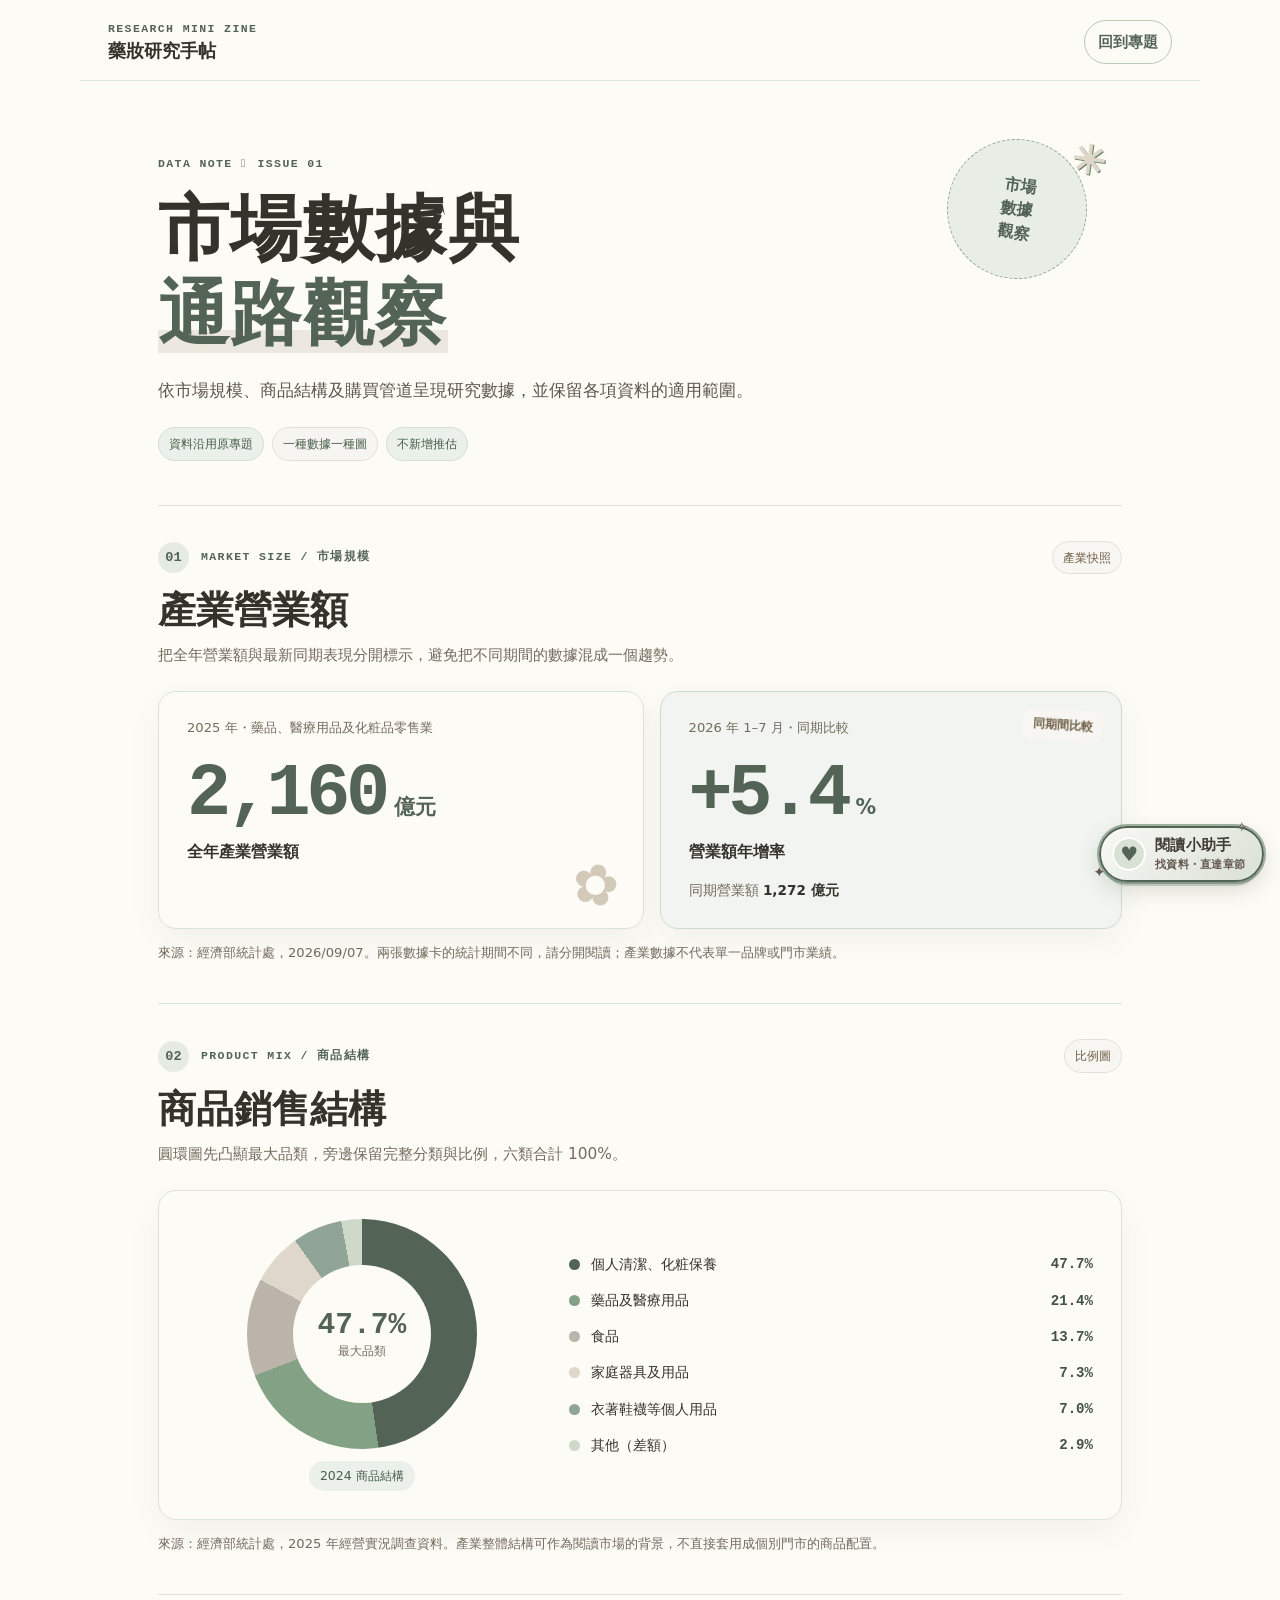
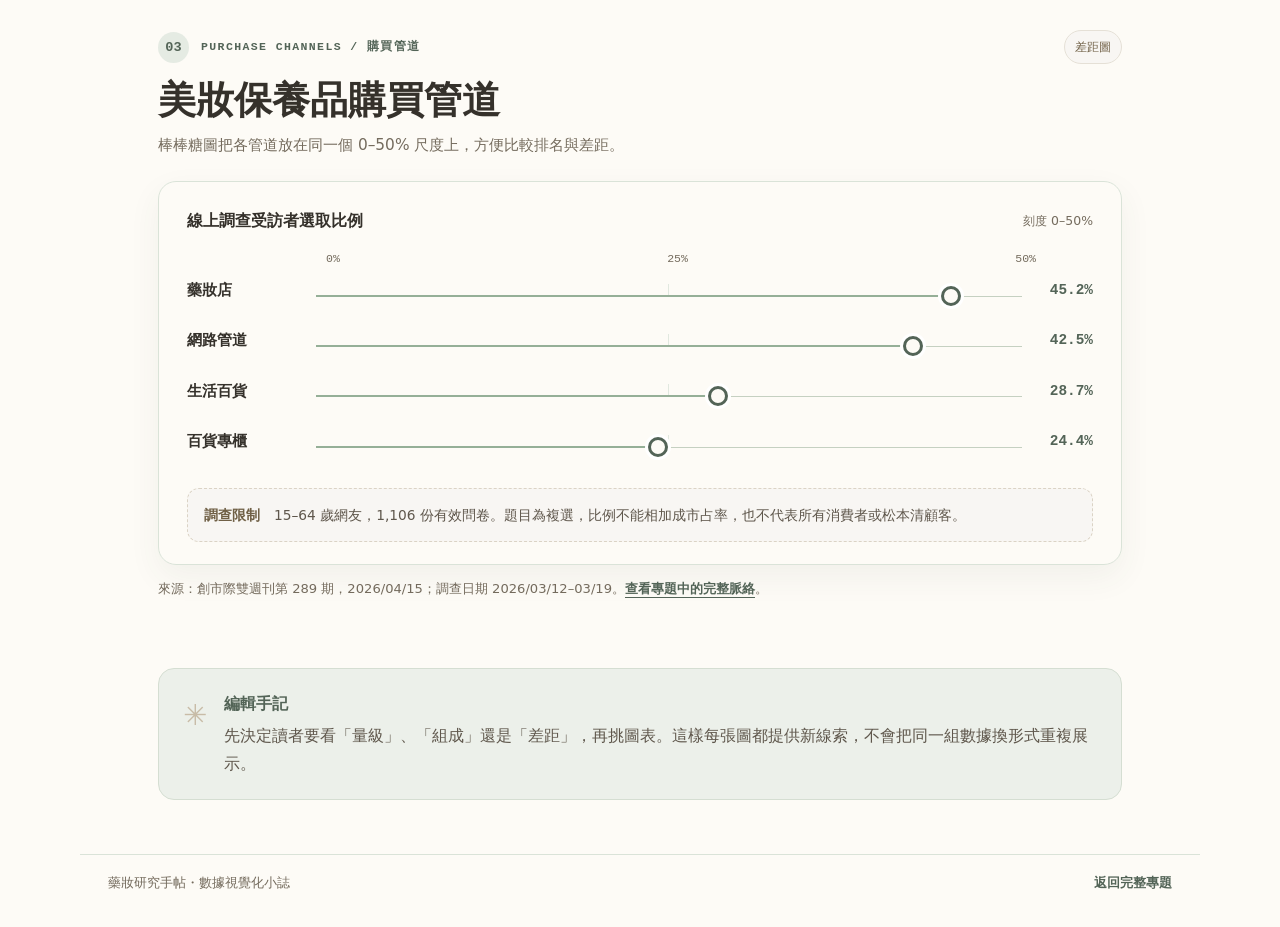
<file: data-visualization.html>
<!DOCTYPE html>
<html lang="zh-Hant">
<head>
  <link rel="stylesheet" href="assets/ai-assistant.css?v=20261127-passive-guidance">
  <script src="assets/ai-assistant.js?v=20261127-passive-guidance" defer></script>

  <meta charset="utf-8">
  <meta name="viewport" content="width=device-width, initial-scale=1">
  <title>專題數據視覺化小誌｜藥妝產業研究</title>
  <meta name="description" content="以藥妝產業專題中已引用的市場、品類與消費者調查資料，示範三種適合閱讀的視覺化呈現。">
  <link rel="canonical" href="https://mystiqueduncan-beep.github.io/-/data-visualization.html">
  <link rel="stylesheet" href="assets/data-visualization.css">
</head>
<body>
  <a class="skip-link" href="#main">跳到數據示範</a>
  <header class="masthead">
    <a class="brand" href="trend.html"><span>RESEARCH MINI ZINE</span><b>藥妝研究手帖</b></a>
    <a class="back-link" href="trend.html">回到專題</a>
  </header>
  <main id="main">
    <section class="hero">
      <div class="hero-copy">
        <p class="eyebrow">DATA NOTE 𖧷 ISSUE 01</p>
        <h1>市場數據與<br><em>通路觀察</em></h1>
        <p>依市場規模、商品結構及購買管道呈現研究數據，並保留各項資料的適用範圍。</p>
        <div class="stamps"><span>資料沿用原專題</span><span>一種數據一種圖</span><span>不新增推估</span></div>
      </div>
      <div class="hero-sticker" aria-hidden="true"><span>市場<br>數據<br>觀察</span><b>✳</b></div>
    </section>

    <section class="note-section market-section" aria-labelledby="market-title">
      <div class="section-label"><span class="index">01</span><span class="eyebrow">MARKET SIZE / 市場規模</span><span class="section-tag">產業快照</span></div>
      <h2 id="market-title">產業營業額</h2>
      <p class="section-lead">把全年營業額與最新同期表現分開標示，避免把不同期間的數據混成一個趨勢。</p>
      <div class="market-cards">
        <article class="number-card number-card-main">
          <span class="tiny-label">2025 年・藥品、醫療用品及化粧品零售業</span>
          <strong>2,160<small>億元</small></strong>
          <span class="card-caption">全年產業營業額</span>
          <span class="flower flower-one" aria-hidden="true">✿</span>
        </article>
        <article class="number-card number-card-accent">
          <span class="tiny-label">2026 年 1–7 月・同期比較</span>
          <strong>+5.4<small>%</small></strong>
          <span class="card-caption">營業額年增率</span>
          <span class="secondary-number">同期營業額 <b>1,272 億元</b></span>
          <span class="sticker-label">同期間比較</span>
        </article>
      </div>
      <p class="source-note">來源：經濟部統計處，2026/09/07。兩張數據卡的統計期間不同，請分開閱讀；產業數據不代表單一品牌或門市業績。</p>
    </section>

    <section class="note-section mix-section" aria-labelledby="mix-title">
      <div class="section-label"><span class="index">02</span><span class="eyebrow">PRODUCT MIX / 商品結構</span><span class="section-tag">比例圖</span></div>
      <h2 id="mix-title">商品銷售結構</h2>
      <p class="section-lead">圓環圖先凸顯最大品類，旁邊保留完整分類與比例，六類合計 100%。</p>
      <div class="mix-card">
        <div class="donut-wrap">
          <div class="donut" role="img" aria-label="2024 年商品結構：個人清潔與化粧保養 47.7%，藥品及醫療用品 21.4%，食品 13.7%，家庭器具及用品 7.3%，衣著鞋襪等個人用品 7.0%，其他 2.9%。">
            <div class="donut-center"><strong>47.7%</strong><span>最大品類</span></div>
          </div>
          <span class="donut-caption">2024 商品結構</span>
        </div>
        <ul class="legend">
          <li><i class="swatch swatch-1"></i><span>個人清潔、化粧保養</span><b>47.7%</b></li>
          <li><i class="swatch swatch-2"></i><span>藥品及醫療用品</span><b>21.4%</b></li>
          <li><i class="swatch swatch-3"></i><span>食品</span><b>13.7%</b></li>
          <li><i class="swatch swatch-4"></i><span>家庭器具及用品</span><b>7.3%</b></li>
          <li><i class="swatch swatch-5"></i><span>衣著鞋襪等個人用品</span><b>7.0%</b></li>
          <li><i class="swatch swatch-6"></i><span>其他（差額）</span><b>2.9%</b></li>
        </ul>
      </div>
      <p class="source-note">來源：經濟部統計處，2025 年經營實況調查資料。產業整體結構可作為閱讀市場的背景，不直接套用成個別門市的商品配置。</p>
    </section>

    <section class="note-section channel-section" aria-labelledby="channel-title">
      <div class="section-label"><span class="index">03</span><span class="eyebrow">PURCHASE CHANNELS / 購買管道</span><span class="section-tag">差距圖</span></div>
      <h2 id="channel-title">美妝保養品購買管道</h2>
      <p class="section-lead">棒棒糖圖把各管道放在同一個 0–50% 尺度上，方便比較排名與差距。</p>
      <div class="channel-card">
        <div class="chart-heading"><span>線上調查受訪者選取比例</span><span class="scale-note">刻度 0–50%</span></div>
        <div class="scale-labels"><span>0%</span><span>25%</span><span>50%</span></div>
        <div class="lollipop-row"><span class="channel-name">藥妝店</span><div class="lollipop-track"><i style="--value:90.4%"></i></div><b>45.2%</b></div>
        <div class="lollipop-row"><span class="channel-name">網路管道</span><div class="lollipop-track"><i style="--value:85%"></i></div><b>42.5%</b></div>
        <div class="lollipop-row"><span class="channel-name">生活百貨</span><div class="lollipop-track"><i style="--value:57.4%"></i></div><b>28.7%</b></div>
        <div class="lollipop-row"><span class="channel-name">百貨專櫃</span><div class="lollipop-track"><i style="--value:48.8%"></i></div><b>24.4%</b></div>
        <div class="memo"><b>調查限制</b><span>15–64 歲網友，1,106 份有效問卷。題目為複選，比例不能相加成市占率，也不代表所有消費者或松本清顧客。</span></div>
      </div>
      <p class="source-note">來源：創市際雙週刊第 289 期，2026/04/15；調查日期 2026/03/12–03/19。<a href="trend.html#consumer">查看專題中的完整脈絡</a>。</p>
    </section>

    <aside class="closing-note"><span aria-hidden="true">✳</span><div><b>編輯手記</b><p>先決定讀者要看「量級」、「組成」還是「差距」，再挑圖表。這樣每張圖都提供新線索，不會把同一組數據換形式重複展示。</p></div></aside>
  </main>
  <footer><span>藥妝研究手帖・數據視覺化小誌</span><a href="trend.html">返回完整專題</a></footer>
</body>
</html>
</file>
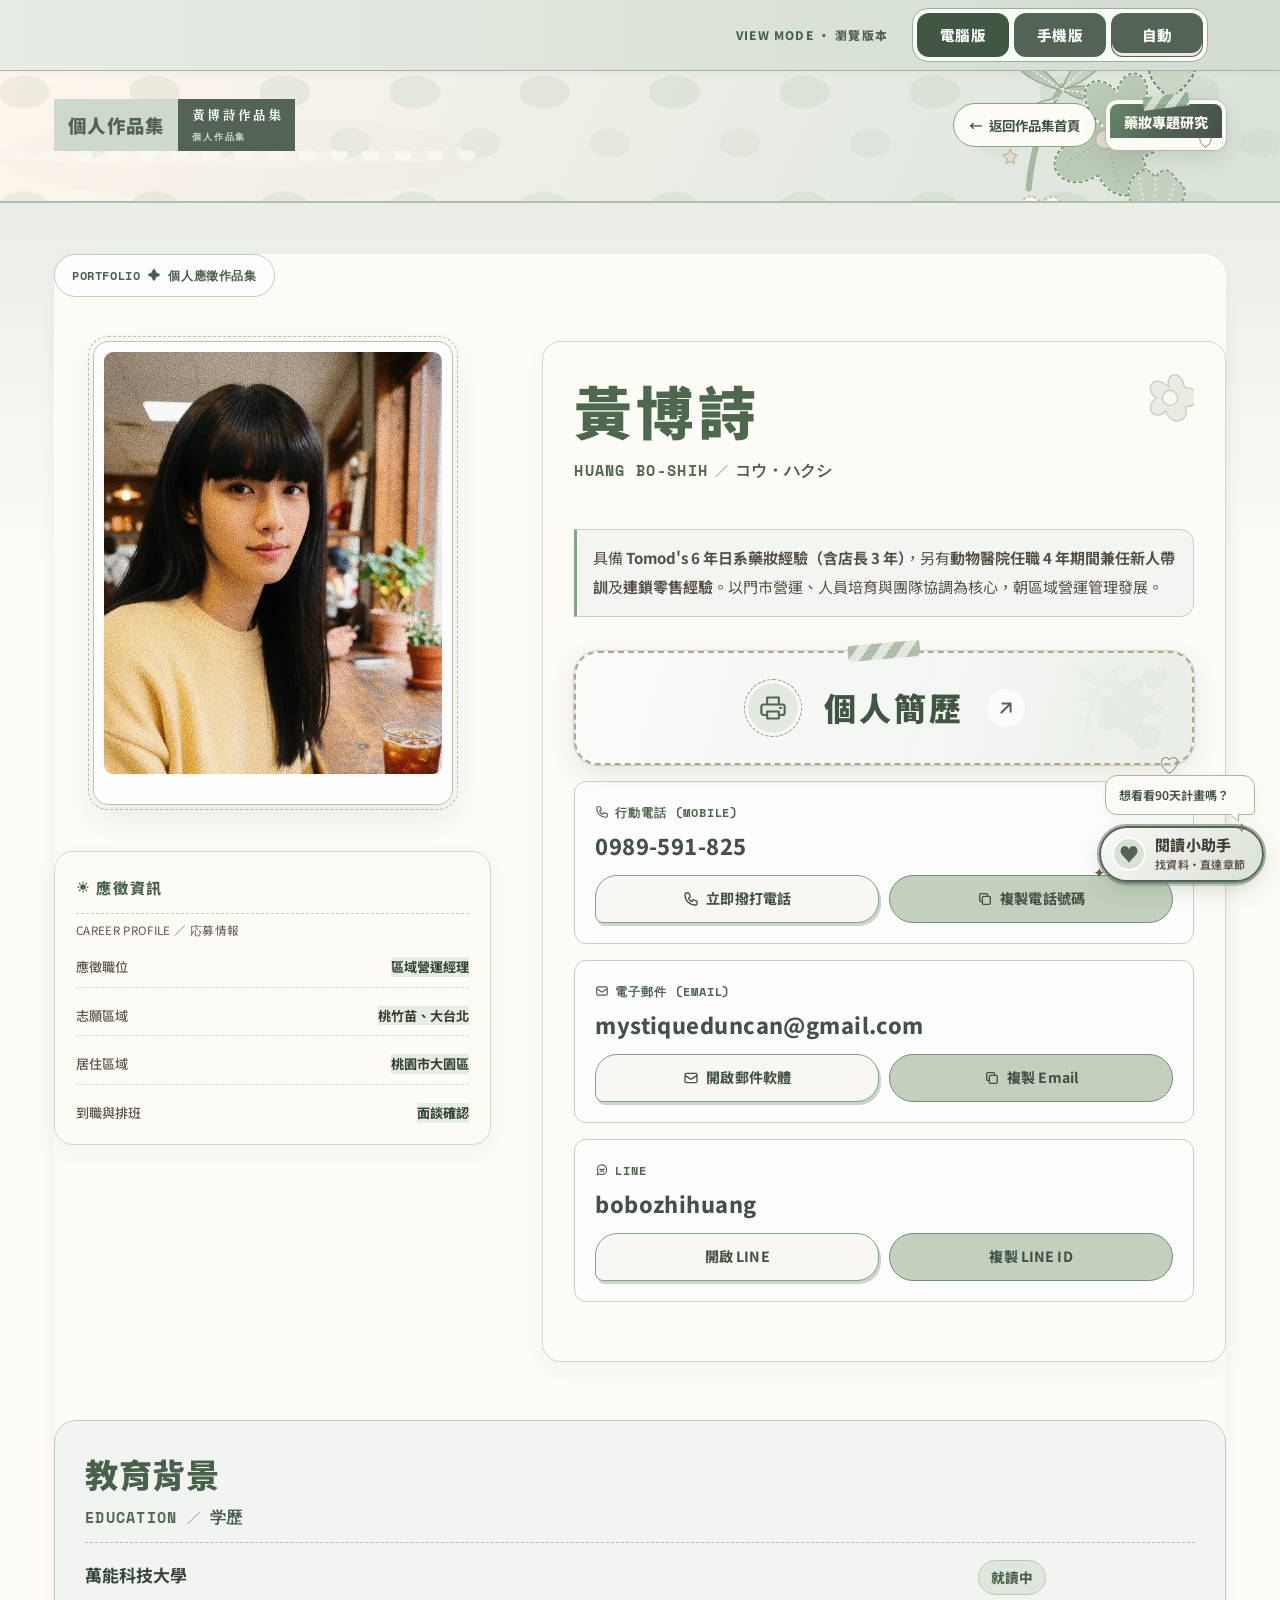
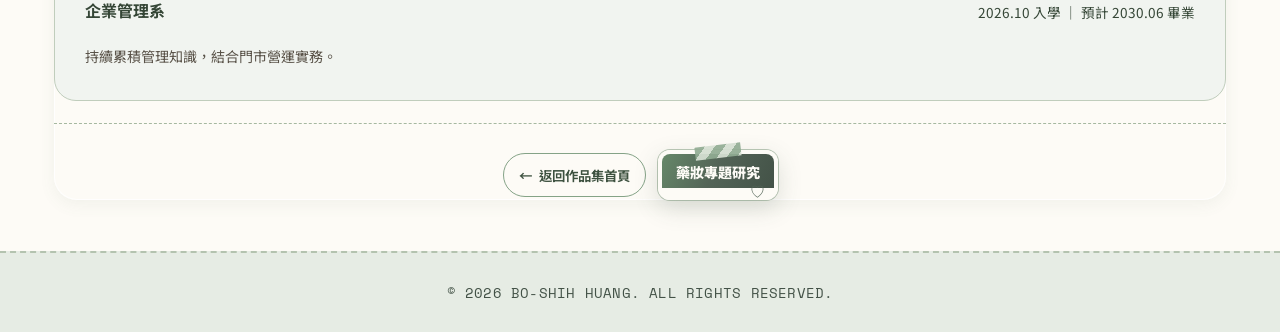
<file: mobile-contact.html>
<!DOCTYPE html>
<html lang="zh-TW">
<head>
  <meta charset="UTF-8">
  <!-- Keep the shared favicon available before device routing and large stylesheets. -->
  <link rel="icon" href="favicon.ico" type="image/x-icon">
  <meta name="viewport" content="width=device-width, initial-scale=1.0, viewport-fit=cover">
  <script src="assets/view-router.js"></script>
  <link rel="stylesheet" href="assets/ai-assistant.css?v=20261127-passive-guidance">
  <script src="assets/ai-assistant.js?v=20261127-passive-guidance" defer></script>

  <title>聯絡資訊 ｜ 黃博詩 ｜ 台灣松本清 區域營運經理 應徵專刊（手機版）</title>
  <meta name="description" content="黃博詩聯絡檔案：電話 0989-591-825 與電子郵件 mystiqueduncan@gmail.com。台灣松本清 區域營運經理 應徵專刊。日系藥妝 Tomod's 6年（店長3年）、萬能科大企管系研讀中。">

  <meta name="theme-color" content="#111111">
  <meta name="apple-mobile-web-app-capable" content="yes">
  <meta name="apple-mobile-web-app-status-bar-style" content="default">
  <meta name="apple-mobile-web-app-title" content="松本清-聯絡資訊">

  <!-- Google Fonts -->
  <link rel="preconnect" href="https://fonts.googleapis.com">
  <link rel="preconnect" href="https://fonts.gstatic.com" crossorigin>
  <link href="https://fonts.googleapis.com/css2?family=Cinzel:wght@700;800&family=Noto+Sans+TC:wght@400;500;600;700;800;900&family=Noto+Serif+TC:wght@600;700;900&family=Shippori+Mincho:wght@600;700;800&family=Space+Mono:wght@400;700&family=Plus+Jakarta+Sans:wght@500;600;700;800&display=swap" rel="stylesheet">

  <style>
    :root {
      --mk-yellow: #dfd8cc;
      --mk-yellow-light: #f9f8f5;
      --mk-navy: #1c221e;
      --mk-navy-dark: #111513;
      --mk-navy-soft: #2d3731;
      --mk-red: #59765b;
      --paper-bg: #f5f3ef;
      --paper-card: #FFFFFF;
      --ink-primary: #1C1C1E;
      --ink-secondary: #504a40;
      --ink-muted: #827869;
      --hairline: #e7e2d8;
      --radius-sm: 4px;
      --radius-md: 8px;
      --radius-lg: 12px;
      --font-serif-tc: 'Noto Serif TC', 'Shippori Mincho', serif;
      --font-sans: 'Plus Jakarta Sans', 'Noto Sans TC', -apple-system, sans-serif;
      --font-mono: 'Space Mono', monospace;
      --font-display: 'Cinzel', serif;
    }

    * {
      box-sizing: border-box;
      margin: 0;
      padding: 0;
      -webkit-tap-highlight-color: transparent;
    }

    body {
      background-color: #ede9e2;
      color: var(--ink-primary);
      font-family: var(--font-sans);
      line-height: 1.75;
      font-size: 15px;
      -webkit-font-smoothing: antialiased;
      padding-bottom: calc(76px + env(safe-area-inset-bottom));
    }

    /* iPhone Centered Stage */
    .mobile-app-wrapper {
      max-width: 480px;
      margin: 0 auto;
      background-color: var(--paper-bg);
      min-height: 100vh;
      box-shadow: 0 0 35px rgba(28, 34, 30, 0.15);
      position: relative;
    }

    /* Top Sticky Header */
    .mobile-top-bar {
      position: sticky;
      top: 0;
      z-index: 1000;
      background: #FFFFFF;
      border-bottom: 2px solid var(--mk-navy);
      padding: calc(10px + env(safe-area-inset-top)) 16px 10px 16px;
      display: flex;
      justify-content: space-between;
      align-items: center;
      box-shadow: 0 2px 10px rgba(28, 34, 30, 0.06);
    }

    .matsukiyo-logo-badge {
      display: inline-flex;
      align-items: stretch;
      background: var(--mk-yellow);
      border: 1.5px solid var(--mk-navy);
      box-shadow: 2px 2px 0 var(--mk-navy);
      text-decoration: none;
    }

    .logo-jp {
      background: var(--mk-yellow);
      color: var(--mk-navy);
      font-weight: 900;
      font-size: 1rem;
      padding: 4px 10px;
      border-right: 1.5px solid var(--mk-navy);
      display: flex;
      align-items: center;
    }

    .logo-en {
      background: var(--mk-navy);
      color: #FFFFFF;
      font-family: var(--font-mono);
      font-weight: 700;
      font-size: 0.68rem;
      padding: 4px 8px;
      display: flex;
      align-items: center;
      letter-spacing: 0.1em;
    }

    .btn-switch-desktop {
      display: inline-flex;
      align-items: center;
      gap: 4px;
      background: var(--mk-yellow);
      color: var(--mk-navy);
      border: 1.5px solid var(--mk-navy);
      padding: 4px 10px;
      border-radius: 20px;
      font-size: 0.76rem;
      font-weight: 800;
      text-decoration: none;
      box-shadow: 2px 2px 0 var(--mk-navy);
    }

    .btn-switch-desktop:active {
      transform: translate(1px, 1px);
      box-shadow: 1px 1px 0 var(--mk-navy);
    }

    /* Sub-bar / Quick Status Strip */
    .mobile-status-strip {
      background: var(--mk-navy);
      color: #FFFFFF;
      padding: 6px 16px;
      font-size: 0.72rem;
      font-family: var(--font-mono);
      display: flex;
      justify-content: space-between;
      align-items: center;
      border-bottom: 2px solid var(--mk-yellow);
    }

    .status-dot-badge {
      display: inline-flex;
      align-items: center;
      gap: 5px;
      color: #cbd6c7;
      font-weight: 700;
    }

    .status-dot {
      width: 6px;
      height: 6px;
      border-radius: 50%;
      background: #cbd6c7;
    }

    /* Main Container */
    .mobile-content {
      padding: 16px;
    }

    /* Cards */
    .mobile-card {
      background: #FFFFFF;
      border: 1.5px solid var(--mk-navy);
      border-radius: var(--radius-sm);
      box-shadow: 3px 3px 0 var(--mk-navy);
      padding: 18px 16px;
      margin-bottom: 20px;
      position: relative;
    }

    .mobile-badge {
      font-family: var(--font-mono);
      font-size: 0.68rem;
      font-weight: 800;
      padding: 2px 6px;
      border-radius: 2px;
      letter-spacing: 0.08em;
    }

    .badge-yellow {
      background: var(--mk-yellow);
      color: var(--mk-navy);
      border: 1px solid var(--mk-navy);
    }

    .badge-navy {
      background: var(--mk-navy);
      color: #FFFFFF;
      border: 1px solid var(--mk-navy);
    }

    /* Candidate Header */
    .name-title-wrap {
      border-bottom: 2px solid var(--mk-navy);
      padding-bottom: 12px;
      margin-bottom: 14px;
    }

    .candidate-furigana {
      font-family: var(--font-sans);
      font-size: 0.78rem;
      color: var(--mk-navy-soft);
      font-weight: 700;
      letter-spacing: 0.12em;
      display: block;
      margin-bottom: 2px;
    }

    .candidate-name-huge {
      font-family: var(--font-serif-tc);
      font-size: 2.1rem;
      font-weight: 900;
      color: var(--mk-navy);
      letter-spacing: 0.08em;
      line-height: 1.15;
      display: inline-block;
      margin-right: 8px;
    }

    .candidate-en-badge {
      font-family: var(--font-display);
      font-size: 0.95rem;
      font-weight: 700;
      color: var(--ink-secondary);
      letter-spacing: 0.08em;
    }

    .candidate-position-pill {
      display: inline-flex;
      align-items: center;
      gap: 6px;
      margin-top: 8px;
      background: var(--mk-yellow-light);
      color: var(--mk-navy);
      border: 1px solid var(--mk-yellow);
      padding: 4px 10px;
      border-radius: var(--radius-sm);
      font-size: 0.8rem;
      font-weight: 800;
    }

    /* Photo Frame */
    .photo-frame {
      border: 2px solid var(--mk-navy);
      border-radius: var(--radius-sm);
      overflow: hidden;
      box-shadow: 3px 3px 0 var(--mk-navy);
      position: relative;
      margin-bottom: 16px;
      background: #FFFFFF;
      max-height: 380px;
    }

    .photo-frame img {
      width: 100%;
      height: 100%;
      object-fit: cover;
      object-position: center top;
      display: block;
    }

    .photo-watermark-tag {
      position: absolute;
      bottom: 8px;
      left: 8px;
      background: rgba(28, 34, 30, 0.9);
      color: #FFFFFF;
      font-family: var(--font-mono);
      font-size: 0.65rem;
      font-weight: 700;
      padding: 2px 6px;
      border-radius: 2px;
      letter-spacing: 0.1em;
      border: 1px solid var(--mk-yellow);
    }

    /* Specs Box */
    .candidate-specs-box {
      background: var(--paper-bg);
      border: 1px solid var(--hairline);
      border-radius: var(--radius-sm);
      padding: 12px 14px;
      margin-bottom: 16px;
    }

    .specs-box-title {
      font-family: var(--font-mono);
      font-size: 0.72rem;
      font-weight: 800;
      color: var(--mk-navy);
      letter-spacing: 0.1em;
      text-transform: uppercase;
      margin-bottom: 8px;
      display: flex;
      align-items: center;
      gap: 6px;
      border-bottom: 1px dashed var(--hairline);
      padding-bottom: 5px;
    }

    .spec-entry {
      display: flex;
      justify-content: space-between;
      font-size: 0.8rem;
      margin-bottom: 6px;
      line-height: 1.5;
    }

    .spec-entry:last-child {
      margin-bottom: 0;
    }

    .spec-entry .k {
      color: var(--ink-secondary);
      font-weight: 600;
    }

    .spec-entry .v {
      color: var(--mk-navy);
      font-weight: 800;
      text-align: right;
    }

    /* Contact Action Cards */
    .method-card {
      background: #FFFFFF;
      border: 1.5px solid var(--mk-navy);
      border-radius: var(--radius-sm);
      padding: 16px 14px;
      box-shadow: 3px 3px 0 var(--mk-navy);
      margin-bottom: 16px;
    }

    .method-card-label {
      font-family: var(--font-mono);
      font-size: 0.7rem;
      font-weight: 800;
      color: var(--mk-navy-soft);
      letter-spacing: 0.12em;
      text-transform: uppercase;
      margin-bottom: 4px;
      display: flex;
      align-items: center;
      gap: 6px;
    }

    .method-huge-text {
      font-family: var(--font-mono);
      font-size: 1.35rem;
      font-weight: 800;
      color: var(--mk-navy);
      letter-spacing: 0.04em;
      margin-bottom: 10px;
    }

    .method-action-btns {
      display: flex;
      flex-direction: column;
      gap: 8px;
    }

    /* Method Buttons (Action First outline, Copy Second yellow) */
    .btn-contact-action {
      display: flex;
      align-items: center;
      justify-content: center;
      gap: 6px;
      padding: 10px 14px;
      border: 1.5px solid var(--mk-navy);
      border-radius: var(--radius-sm);
      font-size: 0.88rem;
      font-weight: 800;
      text-decoration: none;
      box-shadow: 2px 2px 0 var(--mk-navy);
      cursor: pointer;
      text-align: center;
      width: 100%;
    }

    .btn-contact-action.outline {
      background: #FFFFFF;
      color: var(--mk-navy);
    }

    .btn-contact-action.yellow {
      background: var(--mk-yellow);
      color: var(--mk-navy);
    }

    .btn-contact-action:active {
      transform: translate(1px, 1px);
      box-shadow: 1px 1px 0 var(--mk-navy);
    }

    /* Fast View Box */
    .strengths-fast-view {
      background: var(--paper-bg);
      border: 1px solid var(--hairline);
      border-radius: var(--radius-sm);
      padding: 14px;
      margin-bottom: 16px;
    }

    .fast-view-title {
      font-family: var(--font-serif-tc);
      font-size: 0.98rem;
      font-weight: 800;
      color: var(--mk-navy);
      margin-bottom: 10px;
      display: flex;
      align-items: center;
      gap: 6px;
    }

    .strength-row {
      display: flex;
      align-items: flex-start;
      gap: 8px;
      font-size: 0.82rem;
      margin-bottom: 8px;
      line-height: 1.55;
    }

    .strength-row:last-child {
      margin-bottom: 0;
    }

    .strength-tag {
      background: var(--mk-yellow);
      color: var(--mk-navy);
      font-family: var(--font-mono);
      font-size: 0.68rem;
      font-weight: 800;
      padding: 1px 6px;
      border-radius: 2px;
      border: 1px solid var(--mk-navy);
      white-space: nowrap;
      margin-top: 2px;
    }

    /* Toast Notification */
    .toast-msg {
      position: fixed;
      bottom: calc(76px + env(safe-area-inset-bottom) + 16px);
      left: 50%;
      transform: translateX(-50%) translateY(30px);
      background: var(--mk-navy);
      color: var(--mk-yellow);
      border: 2px solid var(--mk-yellow);
      padding: 10px 18px;
      border-radius: var(--radius-sm);
      box-shadow: 3px 3px 0 rgba(0,0,0,0.3);
      font-family: var(--font-sans);
      font-weight: 800;
      font-size: 0.85rem;
      opacity: 0;
      pointer-events: none;
      transition: all 0.25s ease;
      z-index: 2000;
      white-space: nowrap;
    }

    .toast-msg.show {
      opacity: 1;
      transform: translateX(-50%) translateY(0);
    }

    /* Sticky Bottom Nav Bar */
    .mobile-bottom-bar {
      position: fixed;
      bottom: 0;
      left: 50%;
      transform: translateX(-50%);
      width: 100%;
      max-width: 480px;
      z-index: 1000;
      background: #FFFFFF;
      border-top: 2px solid var(--mk-navy);
      display: grid;
      grid-template-columns: repeat(5, 1fr);
      padding-bottom: env(safe-area-inset-bottom);
      box-shadow: 0 -4px 16px rgba(28, 34, 30, 0.1);
    }

    .bottom-nav-item {
      display: flex;
      flex-direction: column;
      align-items: center;
      justify-content: center;
      padding: 8px 4px;
      color: var(--ink-secondary);
      text-decoration: none;
      font-size: 0.68rem;
      font-weight: 700;
      gap: 3px;
      transition: background 0.15s ease;
    }

    .bottom-nav-item svg {
      width: 20px;
      height: 20px;
    }

    .bottom-nav-item.active {
      color: var(--mk-navy);
      background: var(--mk-yellow-light);
      font-weight: 900;
    }

    .bottom-nav-item.active svg {
      color: var(--mk-navy);
    }

    .bottom-nav-item.accent {
      color: var(--mk-red);
    }

    /* Mobile Footer */
    .mobile-footer {
      background: var(--mk-navy);
      color: #e4dfd4;
      padding: 24px 16px calc(24px + env(safe-area-inset-bottom)) 16px;
      font-size: 0.78rem;
      text-align: center;
      border-top: 3px solid var(--mk-yellow);
    }
  </style>
  <link rel="canonical" href="https://mystiqueduncan-beep.github.io/-/contact.html">
  <meta property="og:type" content="website">
  <meta property="og:locale" content="zh_TW">
  <meta property="og:url" content="https://mystiqueduncan-beep.github.io/-/contact.html">
  <meta property="og:title" content="聯絡資訊 ｜ 黃博詩 ｜ 台灣松本清 區域營運經理 應徵專刊（手機版）">
  <meta property="og:description" content="黃博詩聯絡檔案：電話 0989-591-825 與電子郵件 mystiqueduncan@gmail.com。台灣松本清 區域營運經理 應徵專刊。日系藥妝 Tomod&#x27;s 6年（店長3年）、萬能科大企管系研讀中。">
  <meta property="og:image" content="https://mystiqueduncan-beep.github.io/-/assets/portrait-cafe-iphone17.webp">
  <meta property="og:image:alt" content="黃博詩">
  <meta name="twitter:card" content="summary">
  <meta name="robots" content="noindex,follow">
  <link rel="stylesheet" href="assets/site.css">
  <link rel="stylesheet" href="assets/mk-inspired.css">
  <script src="assets/mk-inspired.js" defer></script>
  <script src="assets/page-transitions.js?v=20261126-isolated-motion" defer></script>
  <link rel="stylesheet" href="assets/retro-editorial.css">
  <link rel="stylesheet" href="assets/pastel-details.css?v=20261118-heading2">
  <link rel="preload" as="image" href="assets/portrait-cafe-iphone17.webp" fetchpriority="high">
  <link rel="stylesheet" href="assets/contact-portrait-fade.css">

  <link rel="stylesheet" href="assets/view-mode-switch.css">
  <script src="assets/view-mode-switch.js" defer></script>
  <script>
    document.documentElement.classList.add("portrait-reveal-js");
    window.addEventListener("load",function(){
      if (!window.__portraitObserverInitialized) document.documentElement.classList.remove("portrait-reveal-js");
    },{once:true});
  </script>
  <script src="assets/contact-portrait-reveal.js" defer></script>
  <link rel="stylesheet" href="assets/research-cta.css">
  <script src="assets/research-cta.js" defer></script>
  <link rel="stylesheet" href="assets/print-layout.css" media="print">
<style id="japanese-section-heading-style">
/* Bilingual sublabels under existing Chinese headings. */
.section-locale-line {
  display:flex; flex-wrap:wrap; gap: .35em .55em; align-items:baseline;
  margin: 3px 0 12px; font-size:.76rem; font-weight:700; line-height:1.5;
  letter-spacing:.045em; color:var(--mk-navy-soft);
}
.section-locale-line [lang="ja"] { font-family:"Noto Sans JP","Hiragino Kaku Gothic ProN","Yu Gothic","Noto Sans TC",sans-serif; }
</style>
<link rel="stylesheet" href="assets/portfolio-polish.css?v=20261120-unified-v3">
</head>
<body class="page-contact page-mobile">
  <a class="skip-link" href="#main-content">跳至主要內容</a>

<div class="mobile-app-wrapper" id="top">

  <!-- Sticky Top Header -->
  <header class="mobile-top-bar">
    <a href="mobile.html" class="portfolio-home-pill"><span aria-hidden="true">←</span><span>返回作品集首頁</span></a>
    <a href="contact.html?view=desktop" class="btn-switch-desktop">電腦版</a>
  </header>

  <!-- Status Strip -->


  <!-- Main Content -->
  <main class="mobile-content" id="main-content" tabindex="-1">

    <section class="mobile-card" style="border-top: 4px solid var(--mk-yellow);">

      <!-- Candidate Title & Name -->
      <div class="name-title-wrap">
        <span class="candidate-furigana">コウ・ハクシ ✦ HUANG BO-SHIH</span>
        <h1 class="candidate-name-huge">黃博詩</h1>
      </div>

      <!-- Candidate Portrait -->
      <div class="photo-frame">
        <img decoding="async" fetchpriority="high" width="320" height="400" class="contact-portrait-photo" src="assets/portrait-cafe-iphone17.webp" alt="黃博詩">
        <div class="photo-watermark-tag">CANDIDATE PORTFOLIO ✦ 2026</div>
      </div>

      <!-- Candidate Specs Box -->
      <div class="candidate-specs-box">
        <div class="specs-box-title">
          <svg width="13" height="13" fill="currentColor" viewBox="0 0 20 20"><path fill-rule="evenodd" d="M10 2a1 1 0 00-1 1v1a1 1 0 002 0V3a1 1 0 00-1-1zm4 8a4 4 0 11-8 0 4 4 0 018 0zm-.464 4.95l.707.707a1 1 0 001.414-1.414l-.707-.707a1 1 0 00-1.414 1.414zm2.12-10.607a1 1 0 010 1.414l-.706.707a1 1 0 11-1.414-1.414l.707-.707a1 1 0 011.414 0zM17 11a1 1 0 100-2h-1a1 1 0 100 2h1zm-7 4a1 1 0 011 1v1a1 1 0 11-2 0v-1a1 1 0 011-1zM5.05 6.464A1 1 0 106.465 5.05l-.708-.707a1 1 0 00-1.414 1.414l.707.707zm1.414 8.486l-.707.707a1 1 0 01-1.414-1.414l.707-.707a1 1 0 011.414 1.414zM4 11a1 1 0 100-2H3a1 1 0 000 2h1z" clip-rule="evenodd"/></svg>
          應徵資訊
        </div>
        <p style="margin: 0 0 8px; color: #62564d; font-size: 0.72rem; line-height: 1.45; letter-spacing: 0.03em;"><span lang="en">CAREER PROFILE</span> ／ <span lang="ja">応募情報</span></p>
        <div class="spec-entry">
          <span class="k" style="color: #62564d;">應徵職位</span>
          <span class="v" style="color: #403c34;">區域營運經理</span>
        </div>
        <div class="spec-entry">
          <span class="k" style="color: #62564d;">志願區域</span>
          <span class="v" style="color: #403c34;">桃竹苗、大台北</span>
        </div>
        <div class="spec-entry">
          <span class="k" style="color: #62564d;">居住區域</span>
          <span class="v" style="color: #403c34;">桃園市大園區</span>
        </div>
        <div class="spec-entry">
          <span class="k" style="color: #62564d;">到職與排班</span>
          <span class="v" style="color: #403c34;">面談確認</span>
        </div>


      </div>

      <!-- Education information consolidated from the homepage. -->
      <section class="education-profile" id="education" aria-labelledby="education-title">
  <h2 id="education-title">教育背景</h2>
<p class="section-locale-line"><span lang="en">EDUCATION</span><span aria-hidden="true">／</span><span lang="ja">学歴</span></p>
  <div class="education-profile__grid">
    <div class="education-profile__school"><strong>萬能科技大學</strong><span>企業管理系</span></div>
    <div class="education-profile__meta"><span class="education-profile__badge">就讀中</span><span>2026.10 入學 ｜ 預計 2030.06 畢業</span></div>
  </div>
  <p>持續累積管理知識，結合門市營運實務。</p>
</section>

      <!-- Candidate Intro Lead -->
      <p style="font-size: 0.86rem; color: var(--ink-secondary); line-height: 1.7; background: #faf9f7; border-left: 3px solid var(--mk-yellow); padding: 10px 12px; border-radius: 0 var(--radius-sm) var(--radius-sm) 0; margin-bottom: 18px;">
        具備 <strong>Tomod's 6 年日系藥妝經驗（含店長 3 年）</strong>，另有<strong>動物醫院任職 4 年期間兼任新人帶訓</strong>及<strong>連鎖零售經驗</strong>。以門市營運、人員培育與團隊協調為核心，朝區域營運管理發展。
      </p>

            <!-- Whole-card personal resume action; same-tab A4 print page. -->
      <a href="resume.html" class="method-card method-card--print personal-resume-link" aria-label="個人簡歷（開啟 A4 列印版）">
        <span class="personal-resume-link__icon" aria-hidden="true"><svg viewBox="0 0 24 24" fill="none" stroke="currentColor" stroke-width="1.8" stroke-linecap="round" stroke-linejoin="round" aria-hidden="true"><path d="M7 8V3h10v5M6 18H4a2 2 0 0 1-2-2v-5a2 2 0 0 1 2-2h16a2 2 0 0 1 2 2v5a2 2 0 0 1-2 2h-2"/><path d="M7 15h10v6H7zM18 12h1"/></svg></span>
        <span class="personal-resume-link__title">個人簡歷</span>
        <span class="personal-resume-link__arrow" aria-hidden="true"><svg viewBox="0 0 24 24" fill="none" stroke="currentColor" stroke-width="2.2" stroke-linecap="round" stroke-linejoin="round" aria-hidden="true"><path d="M7 17 17 7M8 7h9v9"/></svg></span>
        <span class="research-meteor" aria-hidden="true"></span>
      </a>

      <!-- Method 1: Phone -->
      <div class="method-card">
        <div class="method-card-label">
          <svg width="13" height="13" fill="none" stroke="currentColor" stroke-width="2" viewBox="0 0 24 24"><path stroke-linecap="round" stroke-linejoin="round" d="M3 5a2 2 0 012-2h3.28a1 1 0 01.948.684l1.498 4.493a1 1 0 01-.502 1.21l-2.257 1.13a11.042 11.042 0 005.516 5.516l1.13-2.257a1 1 0 011.21-.502l4.493 1.498a1 1 0 01.684.949V19a2 2 0 01-2 2h-1C9.716 21 3 14.284 3 6V5z"/></svg>
          行動電話 (MOBILE)
        </div>
        <div class="method-huge-text" id="phoneText">0989-591-825</div>
        <div class="method-action-btns">
          <!-- Button 1: Action (Outline / No fill) -->
          <a href="tel:0989591825" class="btn-contact-action outline">
            <svg width="15" height="15" fill="none" stroke="currentColor" stroke-width="2" viewBox="0 0 24 24"><path stroke-linecap="round" stroke-linejoin="round" d="M3 5a2 2 0 012-2h3.28a1 1 0 01.948.684l1.498 4.493a1 1 0 01-.502 1.21l-2.257 1.13a11.042 11.042 0 005.516 5.516l1.13-2.257a1 1 0 011.21-.502l4.493 1.498a1 1 0 01.684.949V19a2 2 0 01-2 2h-1C9.716 21 3 14.284 3 6V5z"/></svg>
            立即撥打電話
          </a>
          <!-- Button 2: Copy (Yellow fill) -->
          <button type="button" onclick="copyPhone()" class="btn-contact-action yellow" id="copyPhoneBtn">
            <svg width="15" height="15" fill="none" stroke="currentColor" stroke-width="2" viewBox="0 0 24 24"><path stroke-linecap="round" stroke-linejoin="round" d="M8 16H6a2 2 0 01-2-2V6a2 2 0 012-2h8a2 2 0 012 2v2m-6 12h8a2 2 0 002-2v-8a2 2 0 00-2-2h-8a2 2 0 00-2 2v8a2 2 0 002 2z"/></svg>
            複製電話號碼
          </button>
        </div>
      </div>

      <!-- Method 2: Email -->
      <div class="method-card">
        <div class="method-card-label">
          <svg width="13" height="13" fill="none" stroke="currentColor" stroke-width="2" viewBox="0 0 24 24"><path stroke-linecap="round" stroke-linejoin="round" d="M3 8l7.89 5.26a2 2 0 002.22 0L21 8M5 19h14a2 2 0 002-2V7a2 2 0 00-2-2H5a2 2 0 00-2 2v10a2 2 0 002 2z"/></svg>
          電子郵件 (EMAIL)
        </div>
        <div class="method-huge-text" id="emailText" style="font-size: 1.15rem; word-break: break-all;">mystiqueduncan@gmail.com</div>
        <div class="method-action-btns">
          <!-- Button 1: Action (Outline / No fill) -->
          <a href="mailto:mystiqueduncan@gmail.com" class="btn-contact-action outline">
            <svg width="15" height="15" fill="none" stroke="currentColor" stroke-width="2" viewBox="0 0 24 24"><path stroke-linecap="round" stroke-linejoin="round" d="M3 8l7.89 5.26a2 2 0 002.22 0L21 8M5 19h14a2 2 0 002-2V7a2 2 0 00-2-2H5a2 2 0 00-2 2v10a2 2 0 002 2z"/></svg>
            開啟郵件軟體
          </a>
          <!-- Button 2: Copy (Yellow fill) -->
          <button type="button" onclick="copyEmail()" class="btn-contact-action yellow" id="copyEmailBtn">
            <svg width="15" height="15" fill="none" stroke="currentColor" stroke-width="2" viewBox="0 0 24 24"><path stroke-linecap="round" stroke-linejoin="round" d="M8 16H6a2 2 0 01-2-2V6a2 2 0 012-2h8a2 2 0 012 2v2m-6 12h8a2 2 0 002-2v-8a2 2 0 00-2-2h-8a2 2 0 00-2 2v8a2 2 0 002 2z"/></svg>
            複製 Email
          </button>
        </div>
      </div>


      <!-- Method 3: LINE -->
      <div class="method-card">
        <div class="method-card-label">
                  <svg width="13" height="13" fill="none" stroke="currentColor" stroke-width="2" viewBox="0 0 24 24" aria-hidden="true"><path stroke-linecap="round" stroke-linejoin="round" d="M20 11.5a8 8 0 01-8 8c-1.1 0-2.2-.2-3.1-.6L4 20l1.2-4.6A8 8 0 1120 11.5Z"/><path stroke-linecap="round" d="M8 11h8M9 14h6"/></svg>
                  LINE
                </div>
        <div class="method-huge-text" id="lineIdText">bobozhihuang</div>
        <div class="method-action-btns">
          <a href="https://line.me/ti/p/dRBv9S5imM" class="btn-contact-action yellow" id="openLineBtn">開啟 LINE</a>
          <button type="button" onclick="copyLineId()" class="btn-contact-action yellow" id="copyLineIdBtn">複製 LINE ID</button>
        </div>
      </div>

      <!-- Strengths Fast View -->


      <!-- Return Links -->
      <div style="display: flex; flex-direction: column; gap: 8px; margin-top: 10px;">
        <a href="mobile.html" class="btn-contact-action outline portfolio-home-pill"><span aria-hidden="true">←</span><span>返回作品集首頁</span></a>
        <a href="mobile-trend.html" class="btn-contact-action yellow"><span>藥妝專題研究</span></a>
      </div>

    </section>

  </main>

  <!-- Mobile Footer -->
  <footer class="mobile-footer portfolio-footer-v2" aria-label="版權">
    <div class="container footer-inner portfolio-footer-v2__inner">
      <p class="portfolio-footer-v2__copyright" lang="en">© 2026 BO-SHIH HUANG. ALL RIGHTS RESERVED.</p>
    </div>
  </footer>

  <!-- Sticky Bottom App Navigation Bar (iPhone 17 style) -->
  <nav class="mobile-bottom-bar" aria-label="手機導覽">
    <a href="mobile.html" class="bottom-nav-item portfolio-home-pill portfolio-home-pill--compact" aria-label="返回作品集首頁"><span aria-hidden="true">←</span><span>首頁</span></a>
    <a href="mobile.html#advantages" class="bottom-nav-item">
      <svg fill="currentColor" viewBox="0 0 20 20"><path d="M9.049 2.927c.3-.921 1.603-.921 1.902 0l1.07 3.292a1 1 0 00.95.69h3.462c.969 0 1.371 1.24.588 1.81l-2.8 2.034a1 1 0 00-.364 1.118l1.07 3.292c.3.921-.755 1.688-1.54 1.118l-2.8-2.034a1 1 0 00-1.175 0l-2.8 2.034c-.784.57-1.838-.197-1.539-1.118l1.07-3.292a1 1 0 00-.364-1.118L2.98 8.72c-.783-.57-.38-1.81.588-1.81h3.461a1 1 0 00.951-.69l1.07-3.292z"/></svg>
      <span>核心能力</span>
    </a>
    <a href="mobile.html#career" class="bottom-nav-item">
      <svg fill="currentColor" viewBox="0 0 20 20"><path fill-rule="evenodd" d="M6 6V5a3 3 0 013-3h2a3 3 0 013 3v1h2a2 2 0 012 2v3.57A22.952 22.952 0 0110 13a22.95 22.95 0 01-8-1.43V8a2 2 0 012-2h2zm2-1a1 1 0 011-1h2a1 1 0 011 1v1H8V5zm1 5a1 1 0 011-1h.01a1 1 0 110 2H10a1 1 0 01-1-1z" clip-rule="evenodd"/><path d="M2 13.692V16a2 2 0 002 2h12a2 2 0 002-2v-2.308A24.974 24.974 0 0110 15c-2.796 0-5.487-.46-8-1.308z"/></svg>
      <span>工作經歷</span>
    </a>
    <a href="mobile-trend.html" class="bottom-nav-item accent"><svg fill="currentColor" viewBox="0 0 20 20"><path d="M2 11a1 1 0 011-1h2a1 1 0 011 1v5a1 1 0 01-1 1H3a1 1 0 01-1-1v-5zM8 7a1 1 0 011-1h2a1 1 0 011 1v9a1 1 0 01-1 1H9a1 1 0 01-1-1V7zM14 4a1 1 0 011-1h2a1 1 0 011 1v12a1 1 0 01-1 1h-2a1 1 0 01-1-1V4z"/></svg> <span>藥妝專題研究</span></a>
    <a href="mobile-contact.html" class="bottom-nav-item active accent"><svg fill="currentColor" viewBox="0 0 20 20"><path d="M2 3a1 1 0 011-1h2.153a1 1 0 01.986.836l.74 4.435a1 1 0 01-.54 1.06l-1.548.773a11.037 11.037 0 006.105 6.105l.774-1.548a1 1 0 011.059-.54l4.435.74a1 1 0 01.836.986V17a1 1 0 01-1 1h-2C7.82 18 2 12.18 2 5V3z"/></svg> <span>個人聯絡資訊</span></a>
  </nav>

  <!-- Toast Notification element -->
  <div class="toast-msg" id="toastMsg" role="status" aria-live="polite" aria-atomic="true">已複製到剪貼簿！</div>

</div>

<script src="assets/contact.js" defer></script>

</body>
</html>
</file>
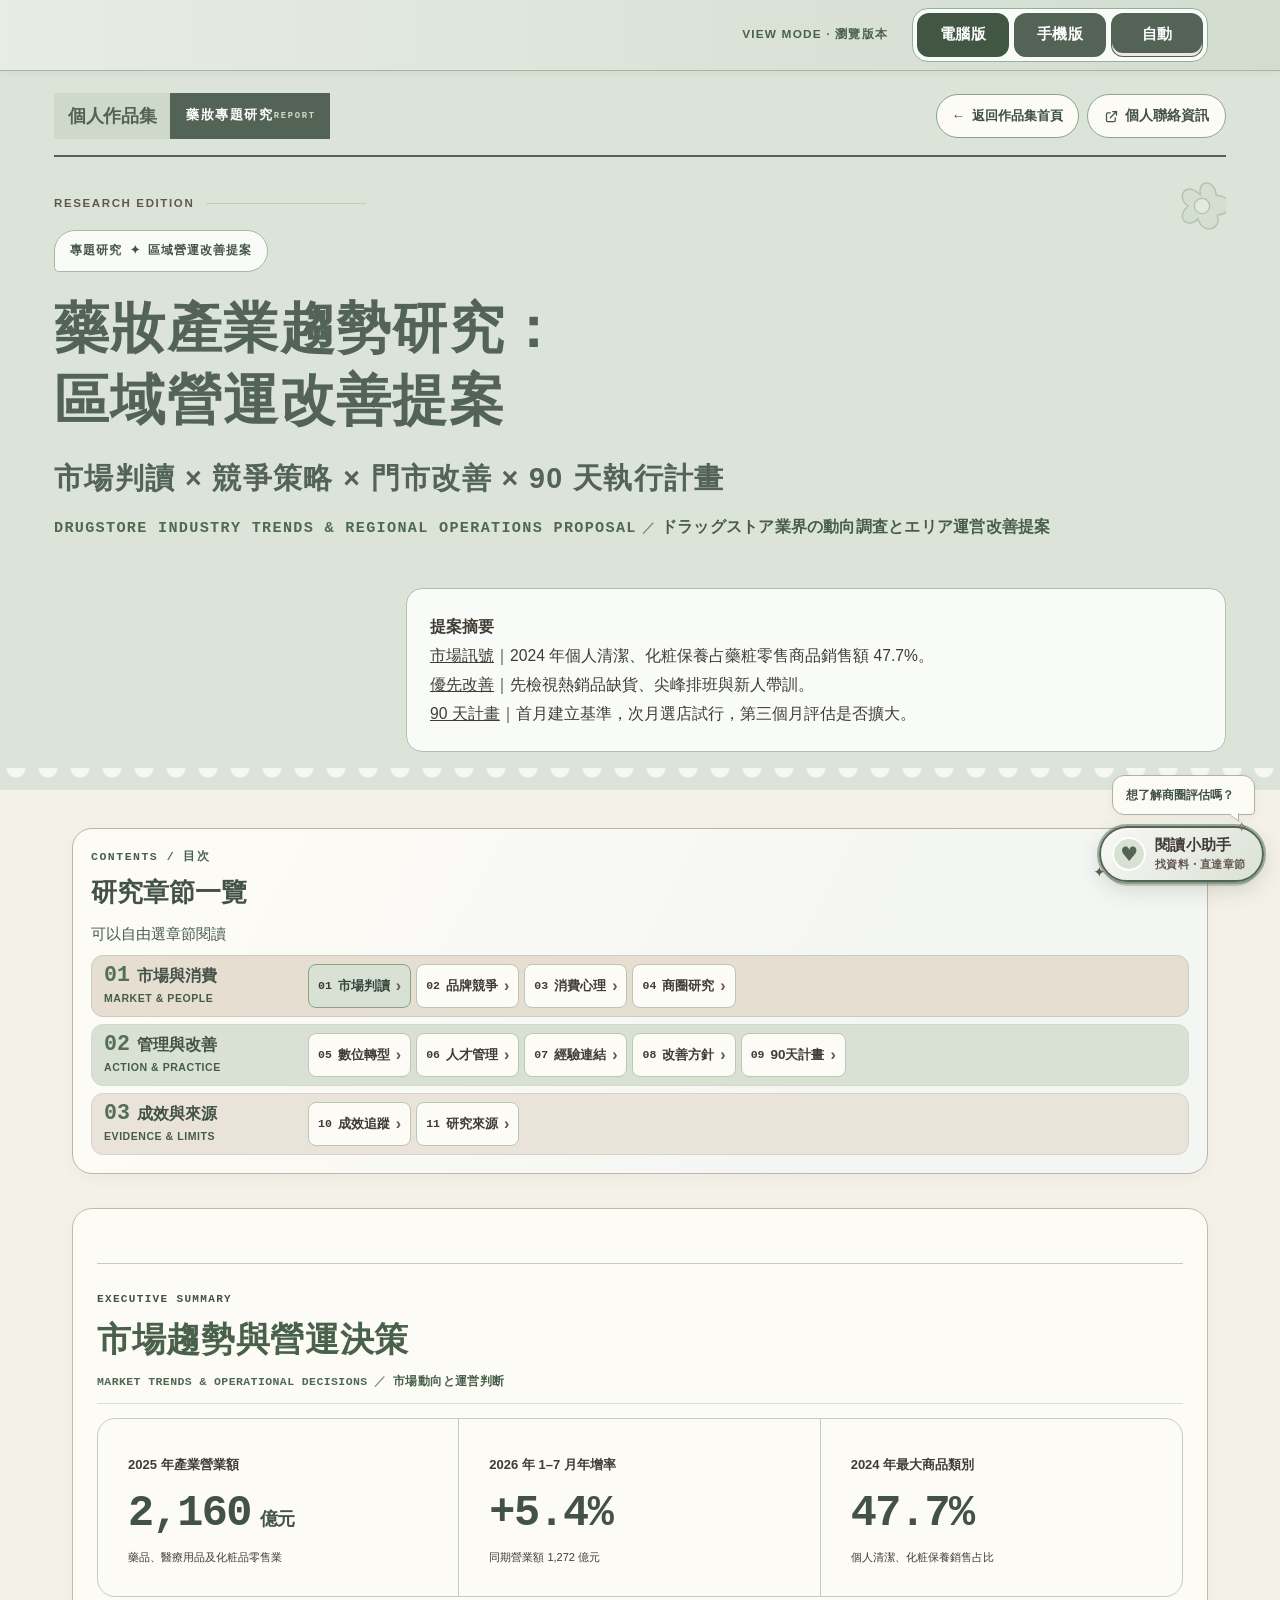
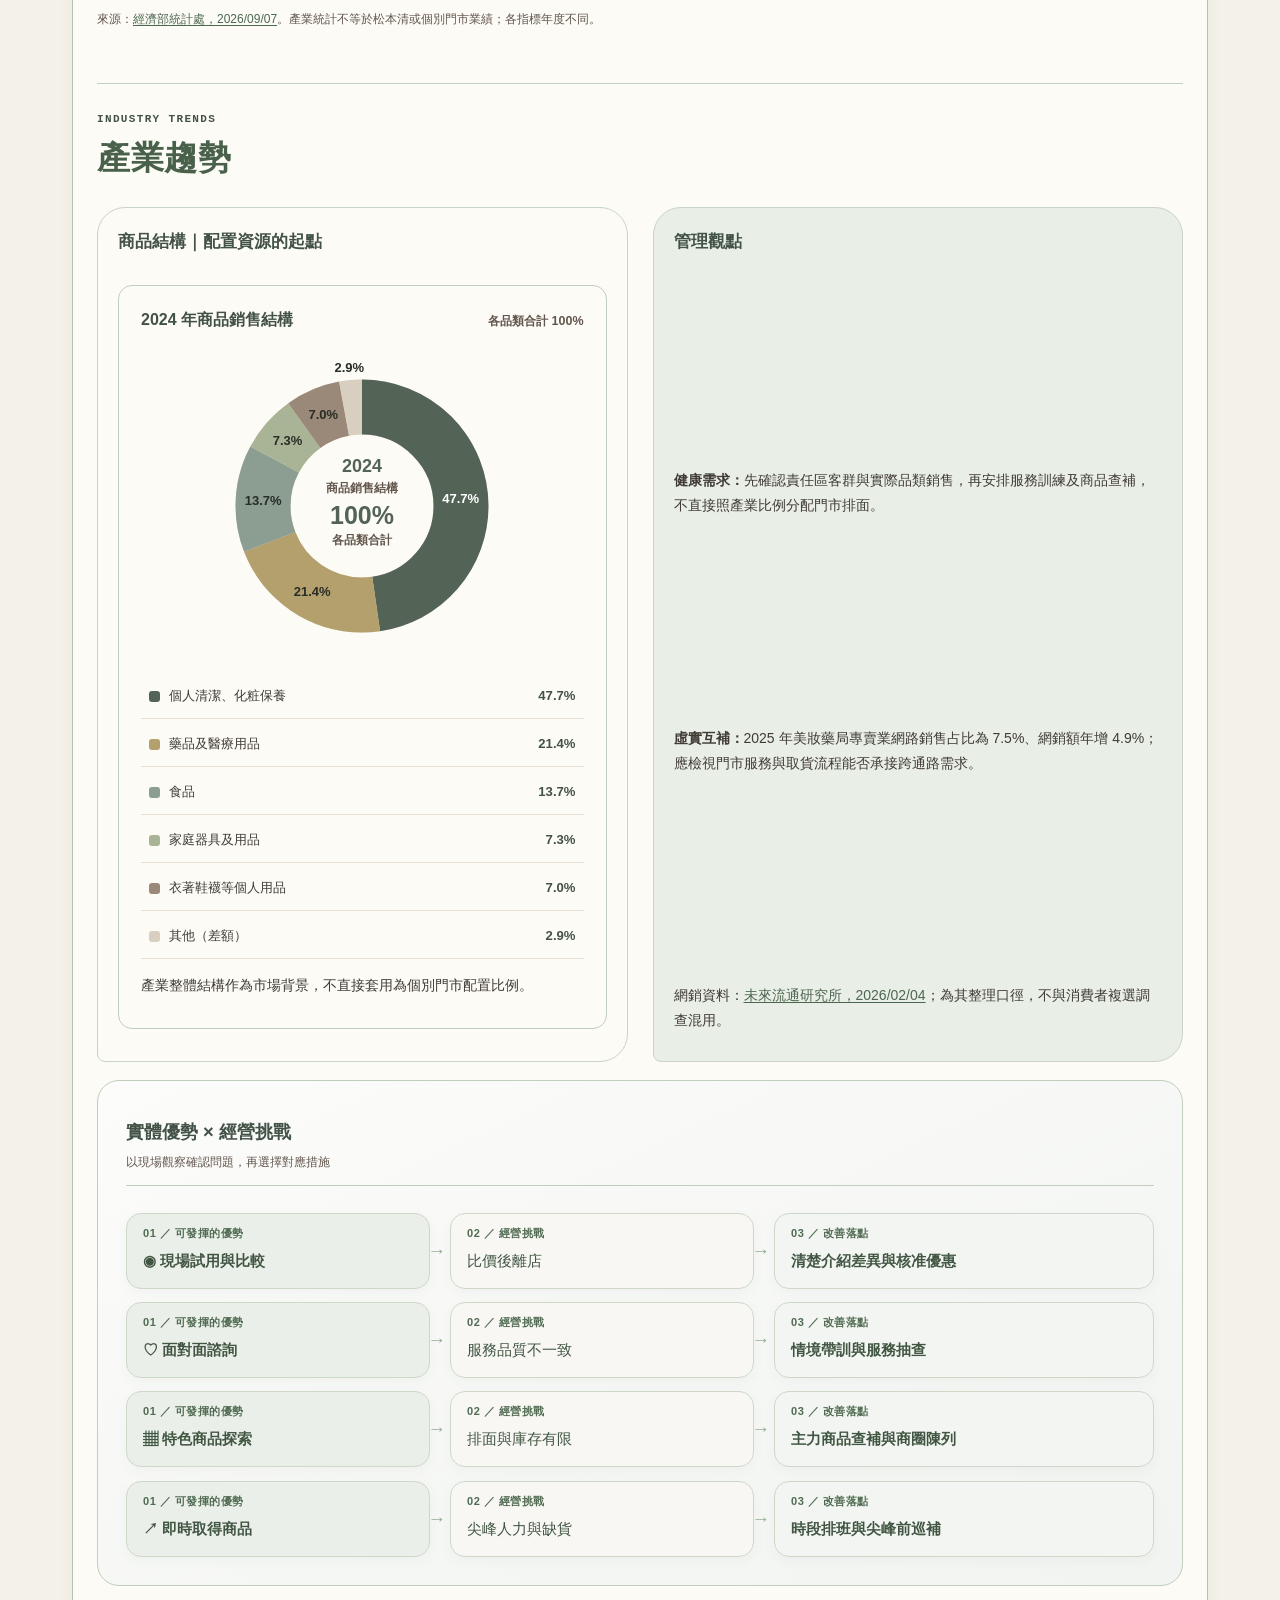
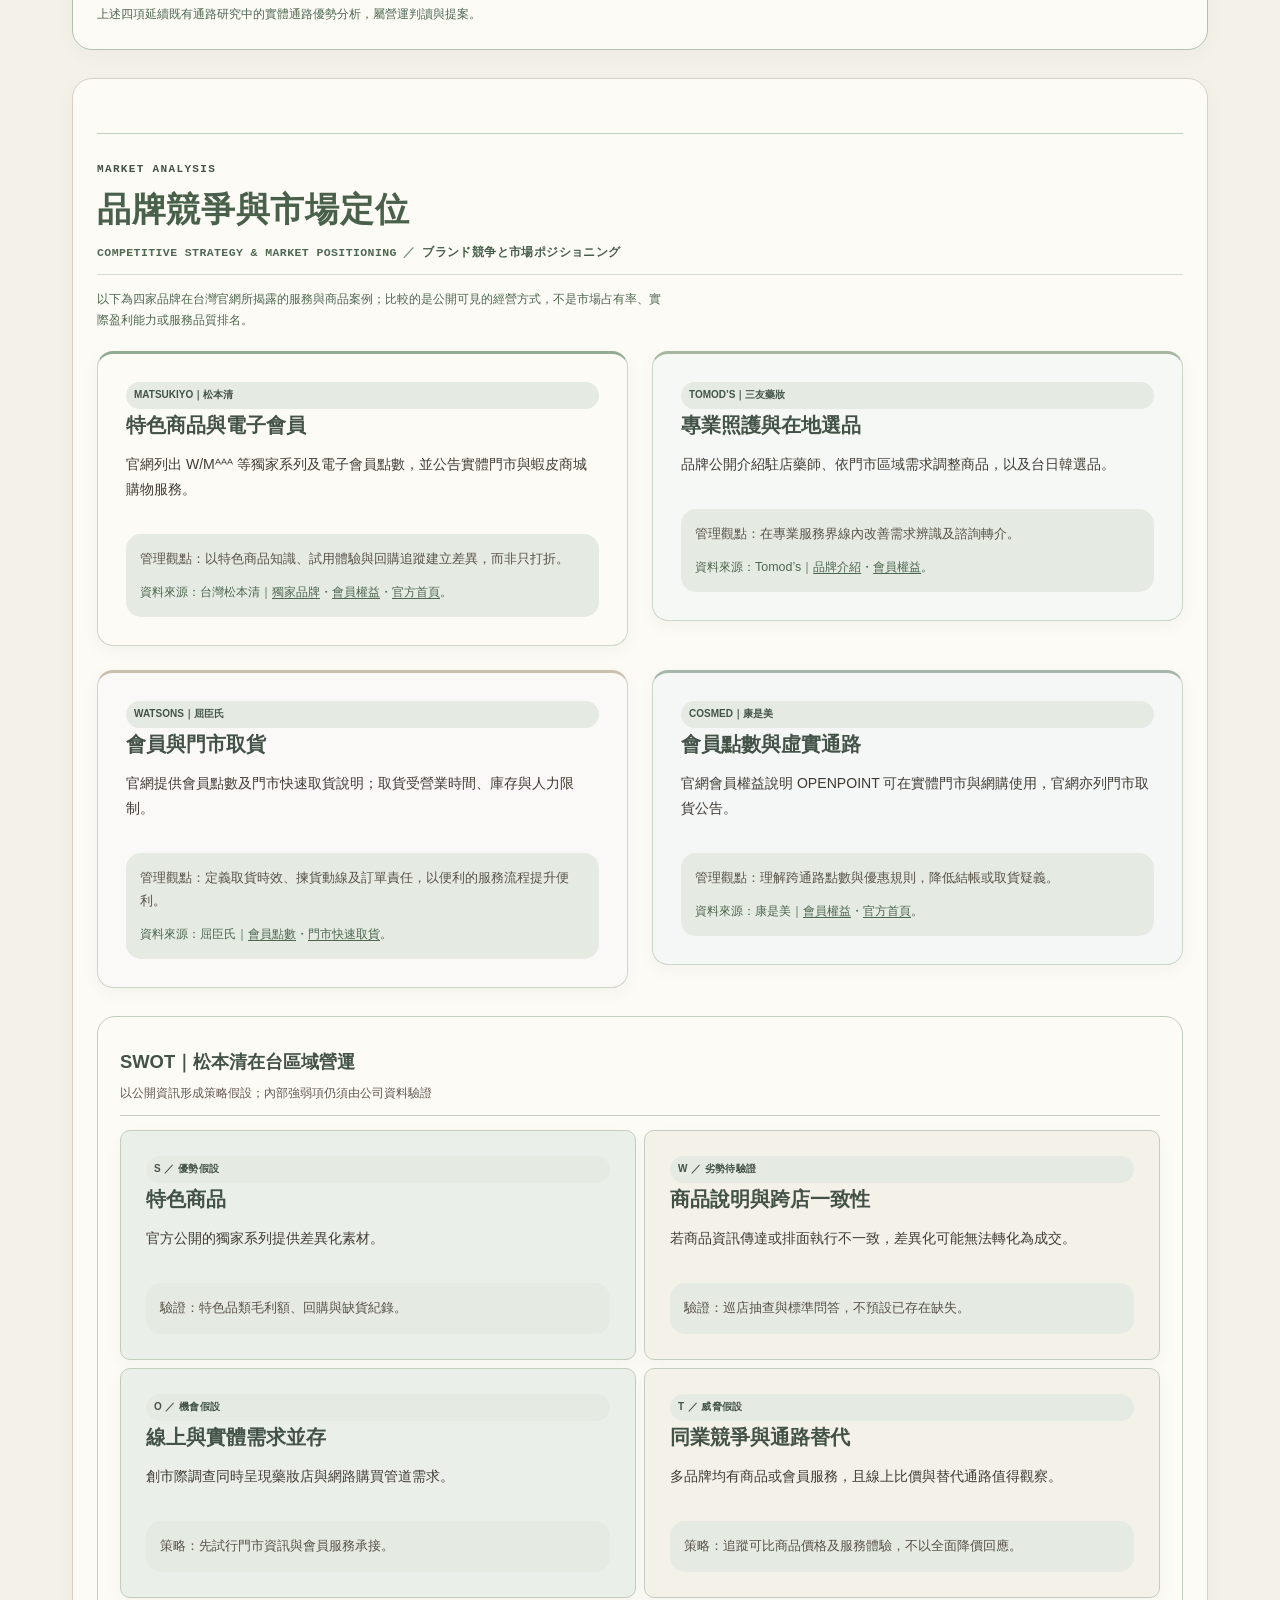
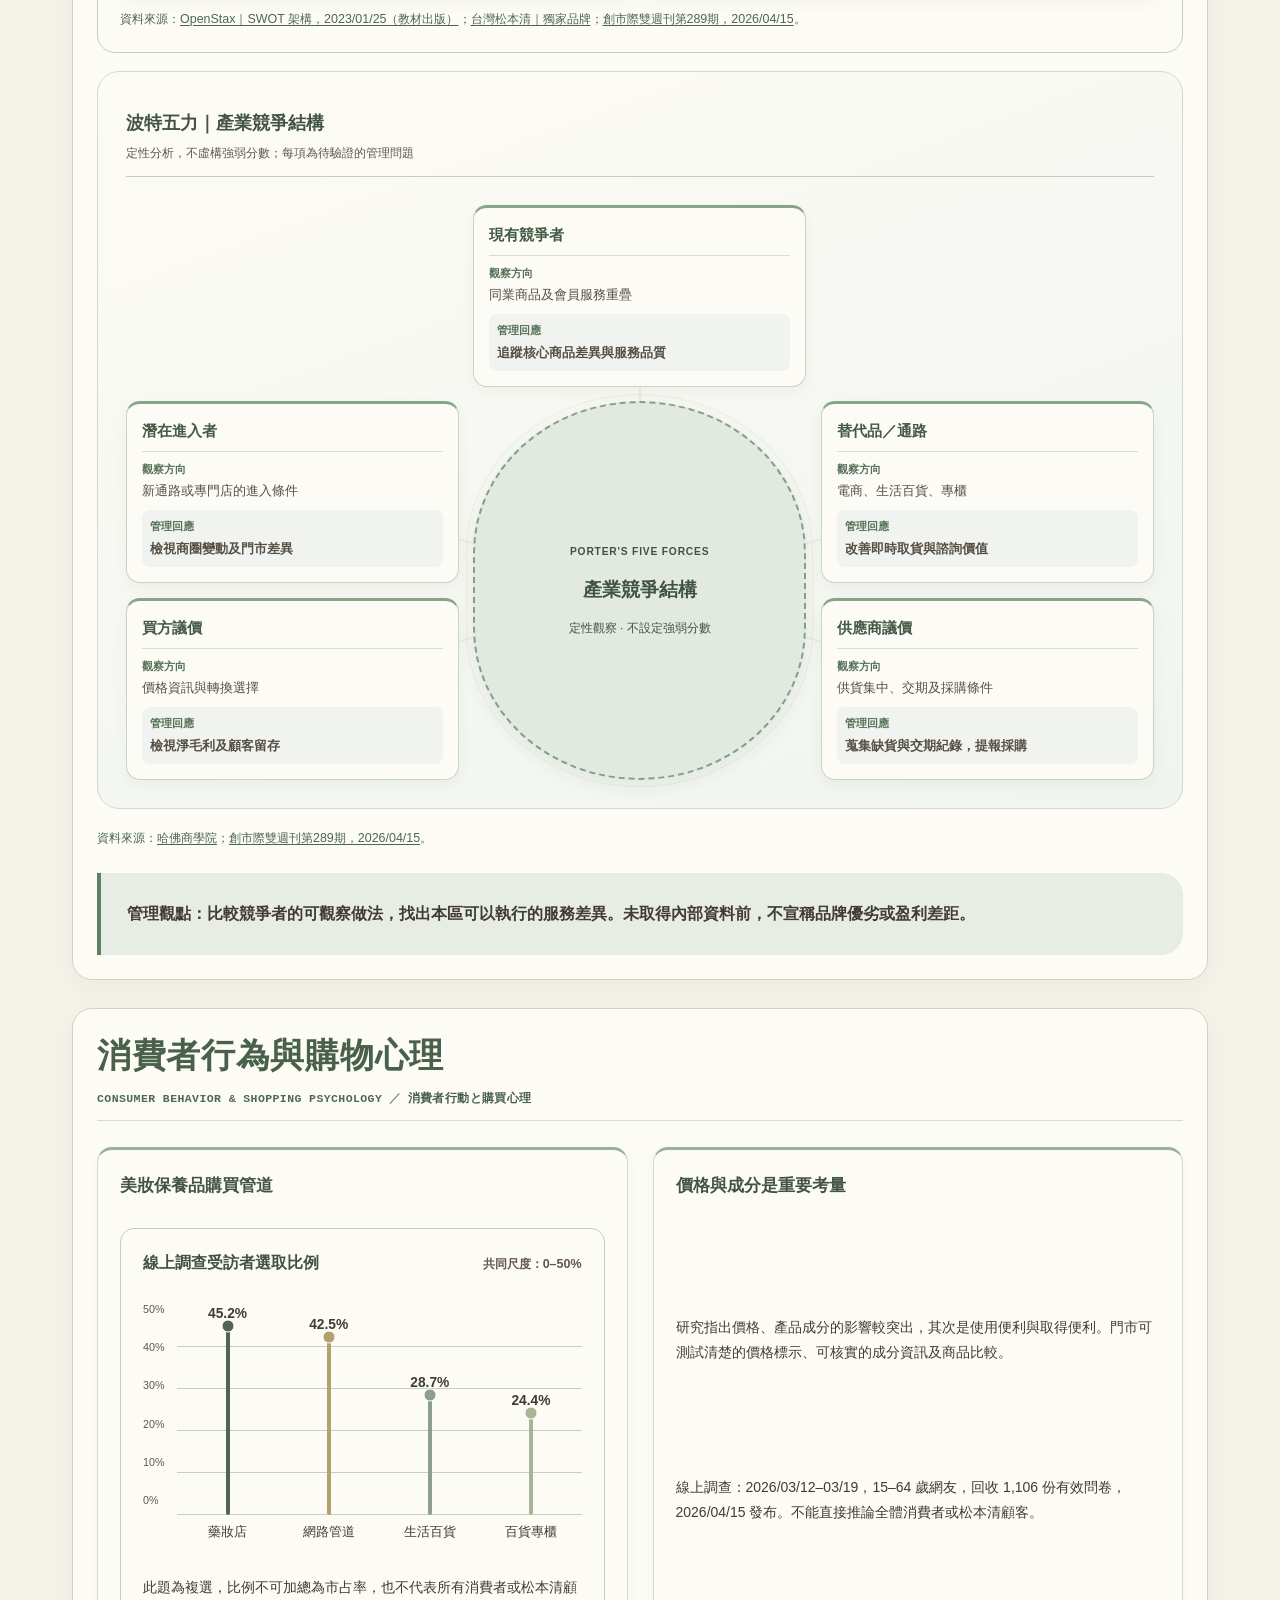
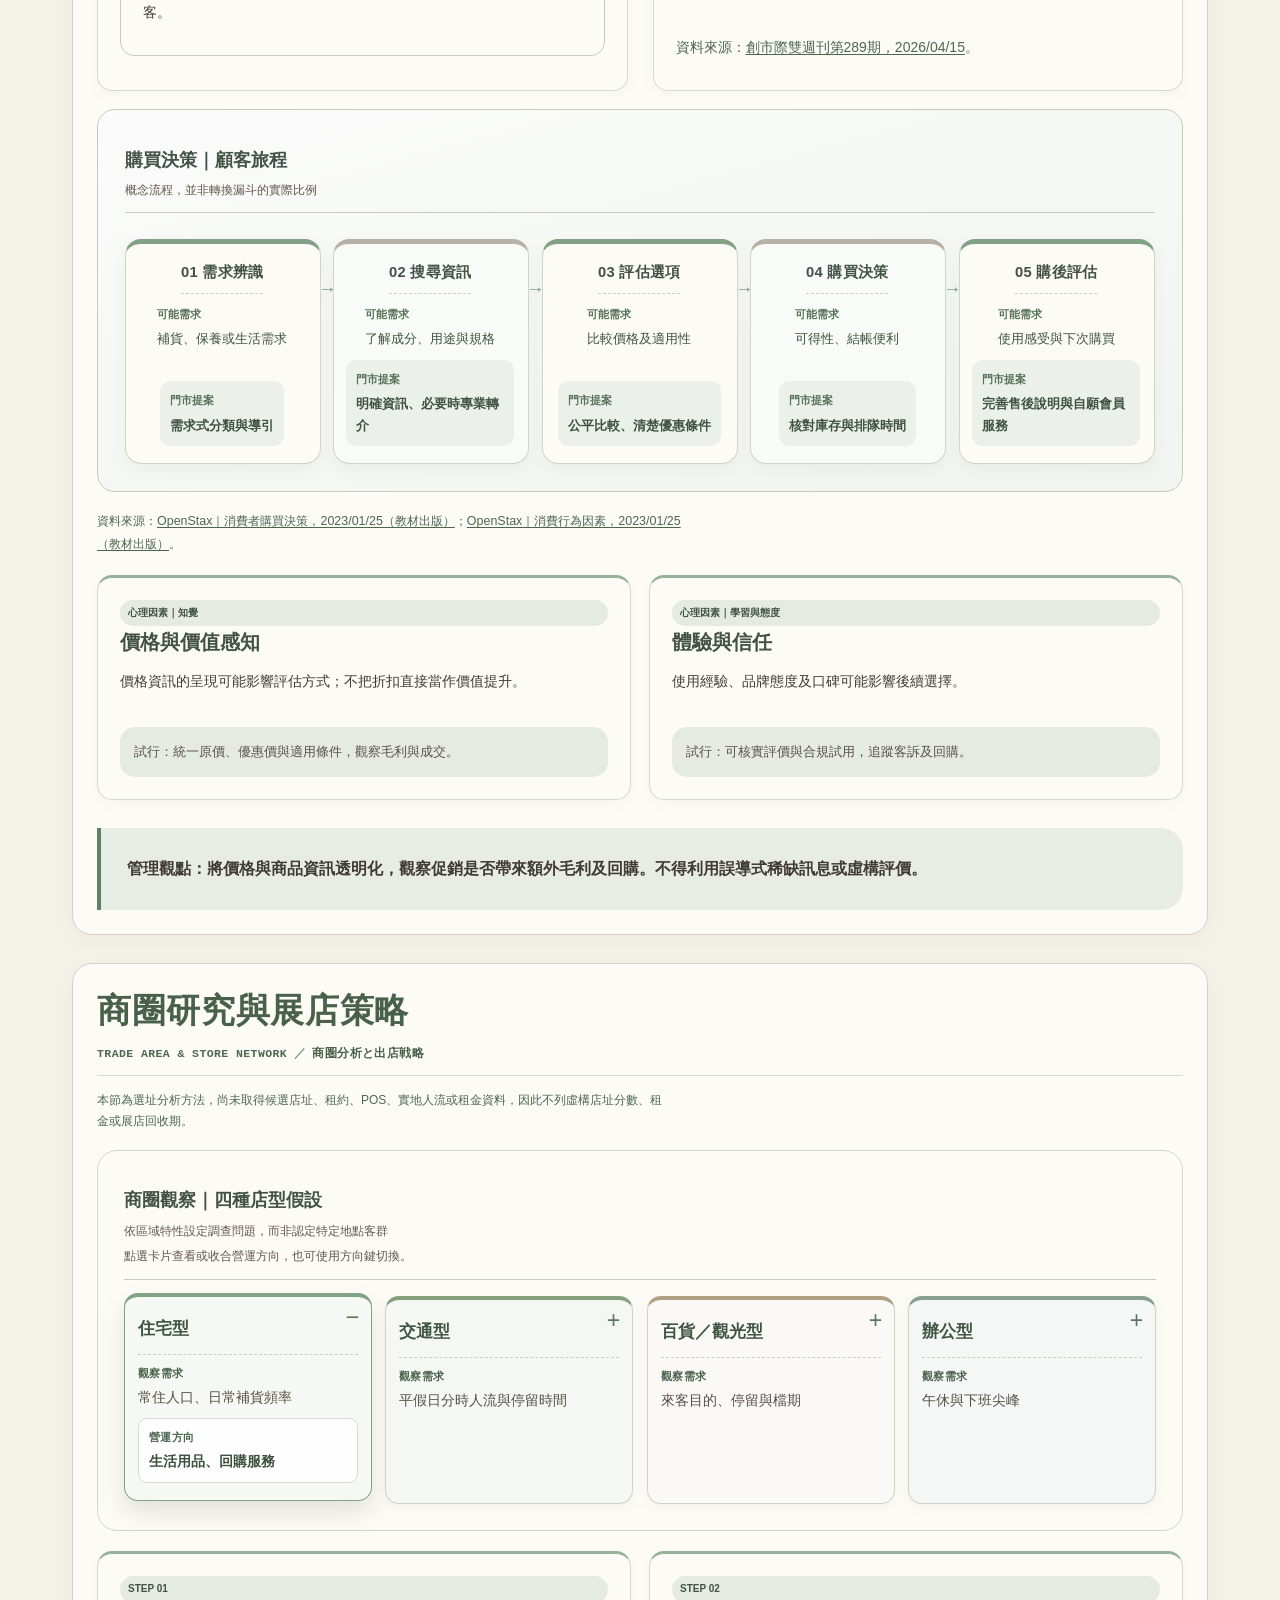
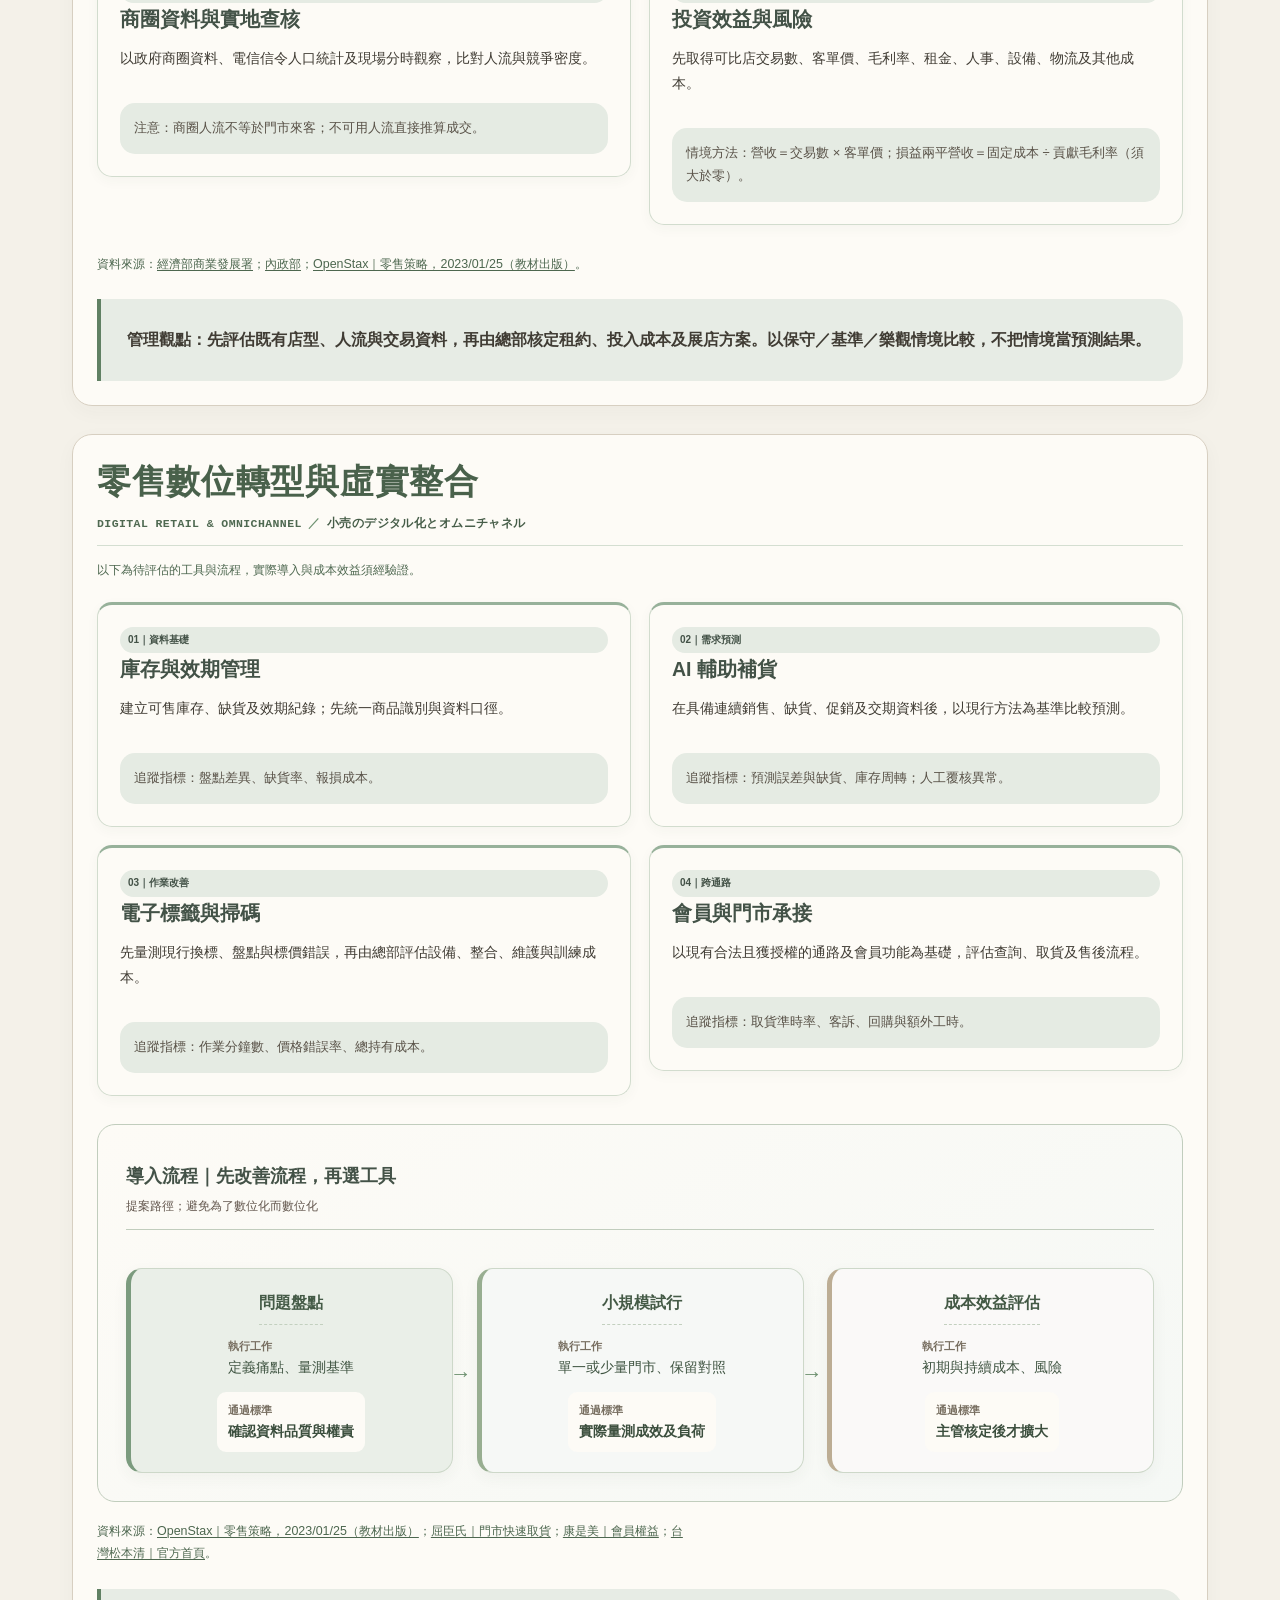
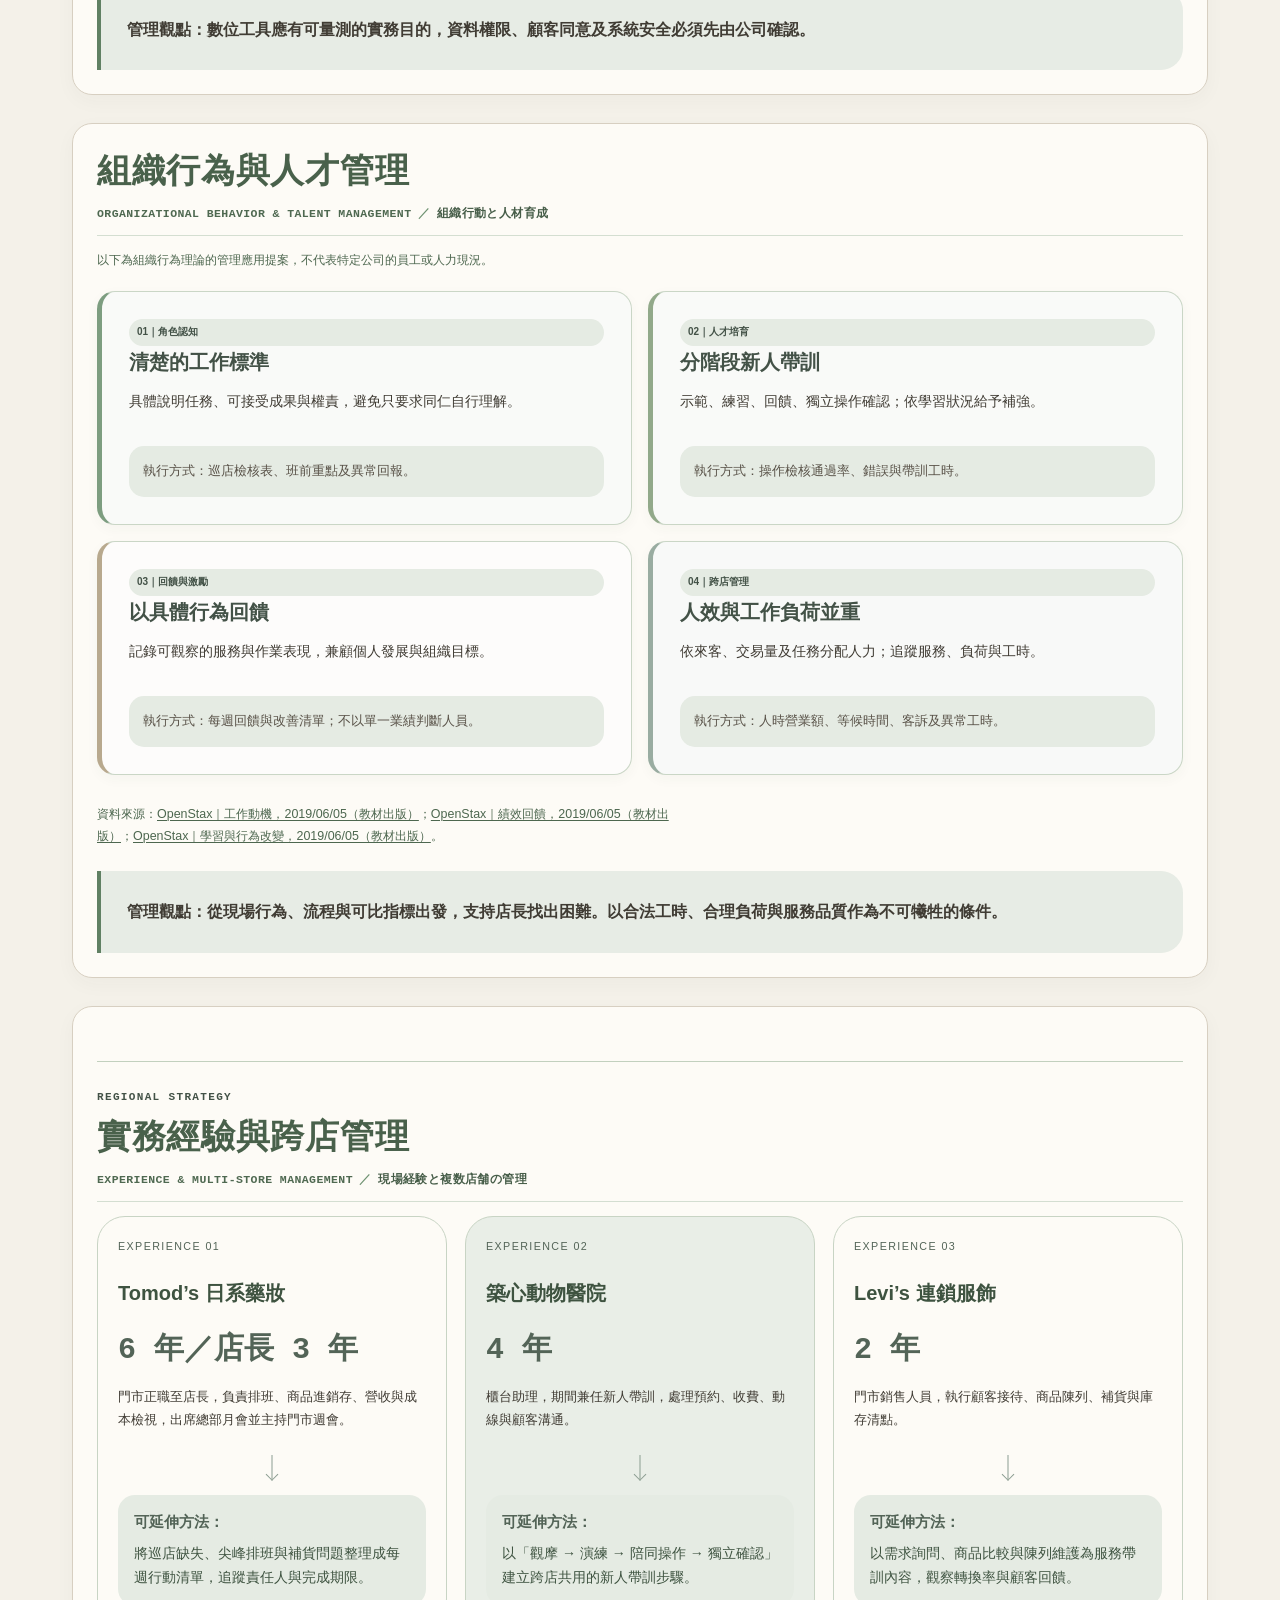
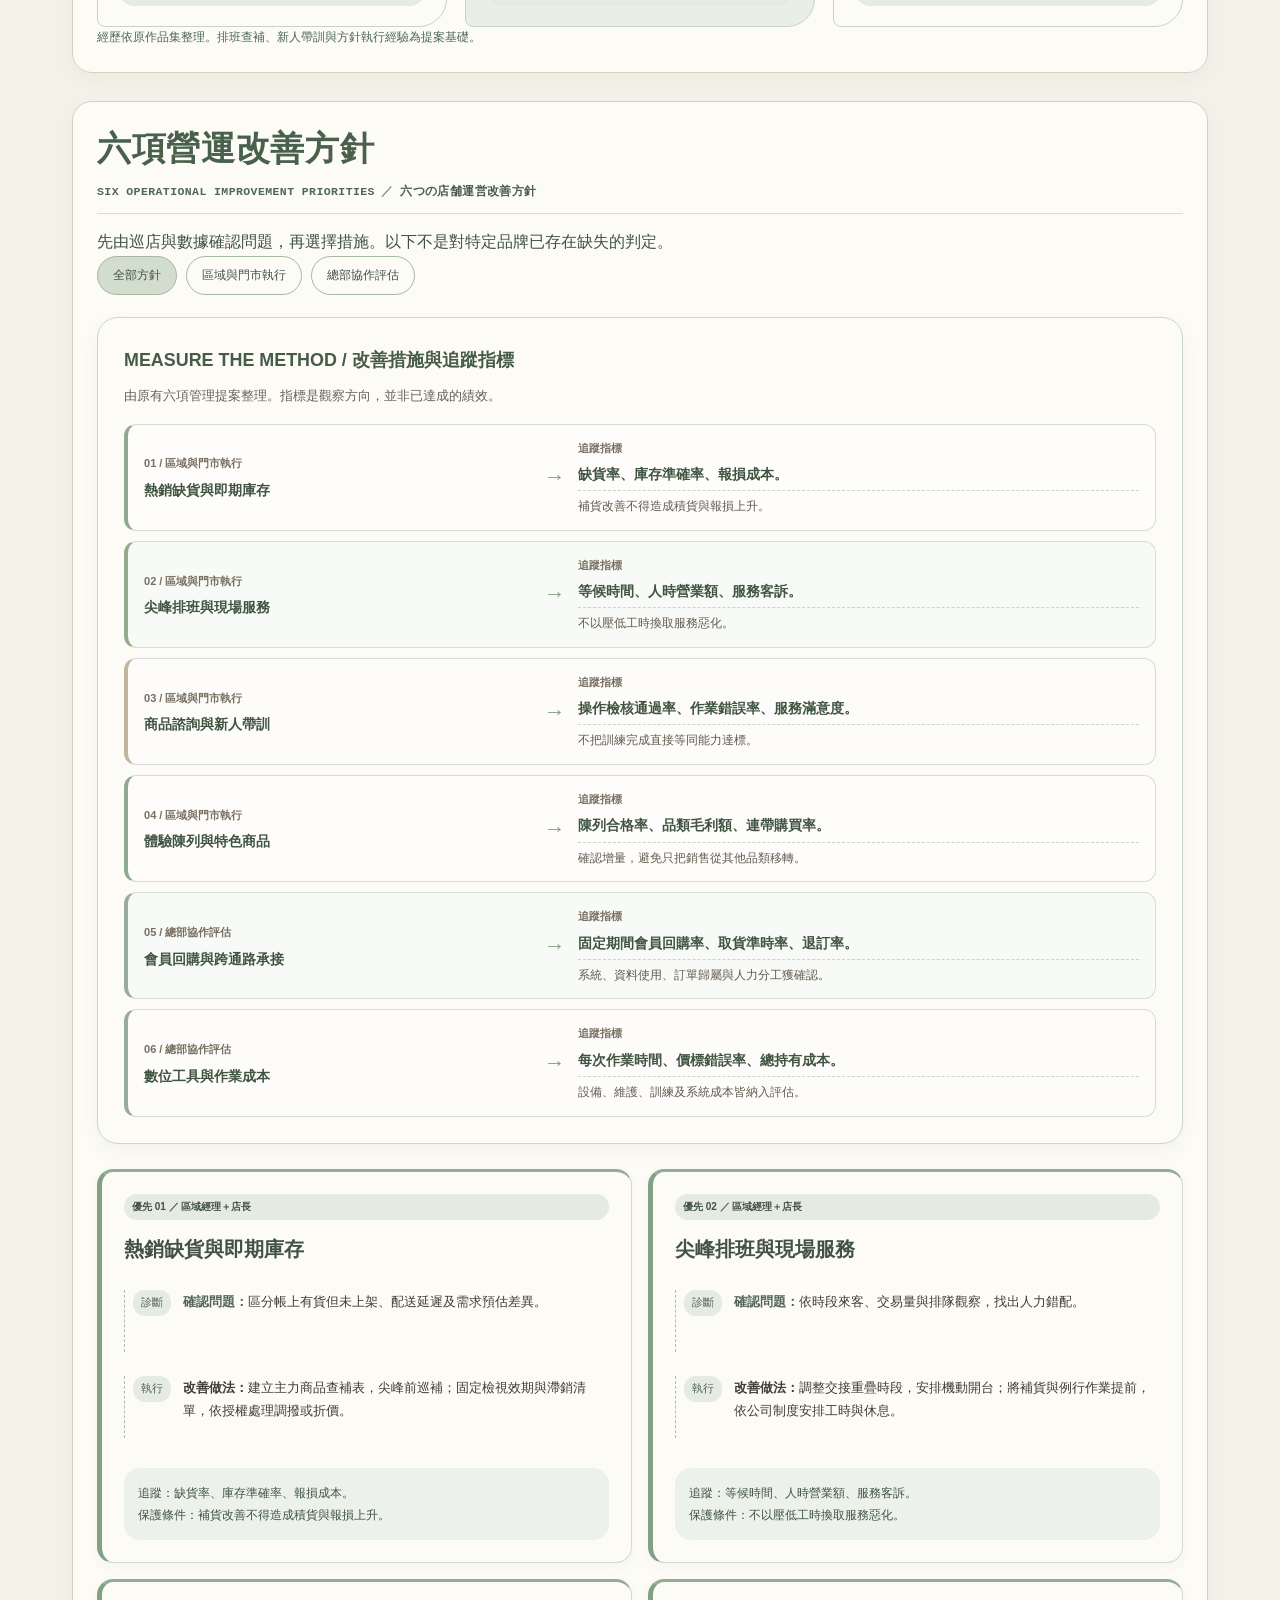
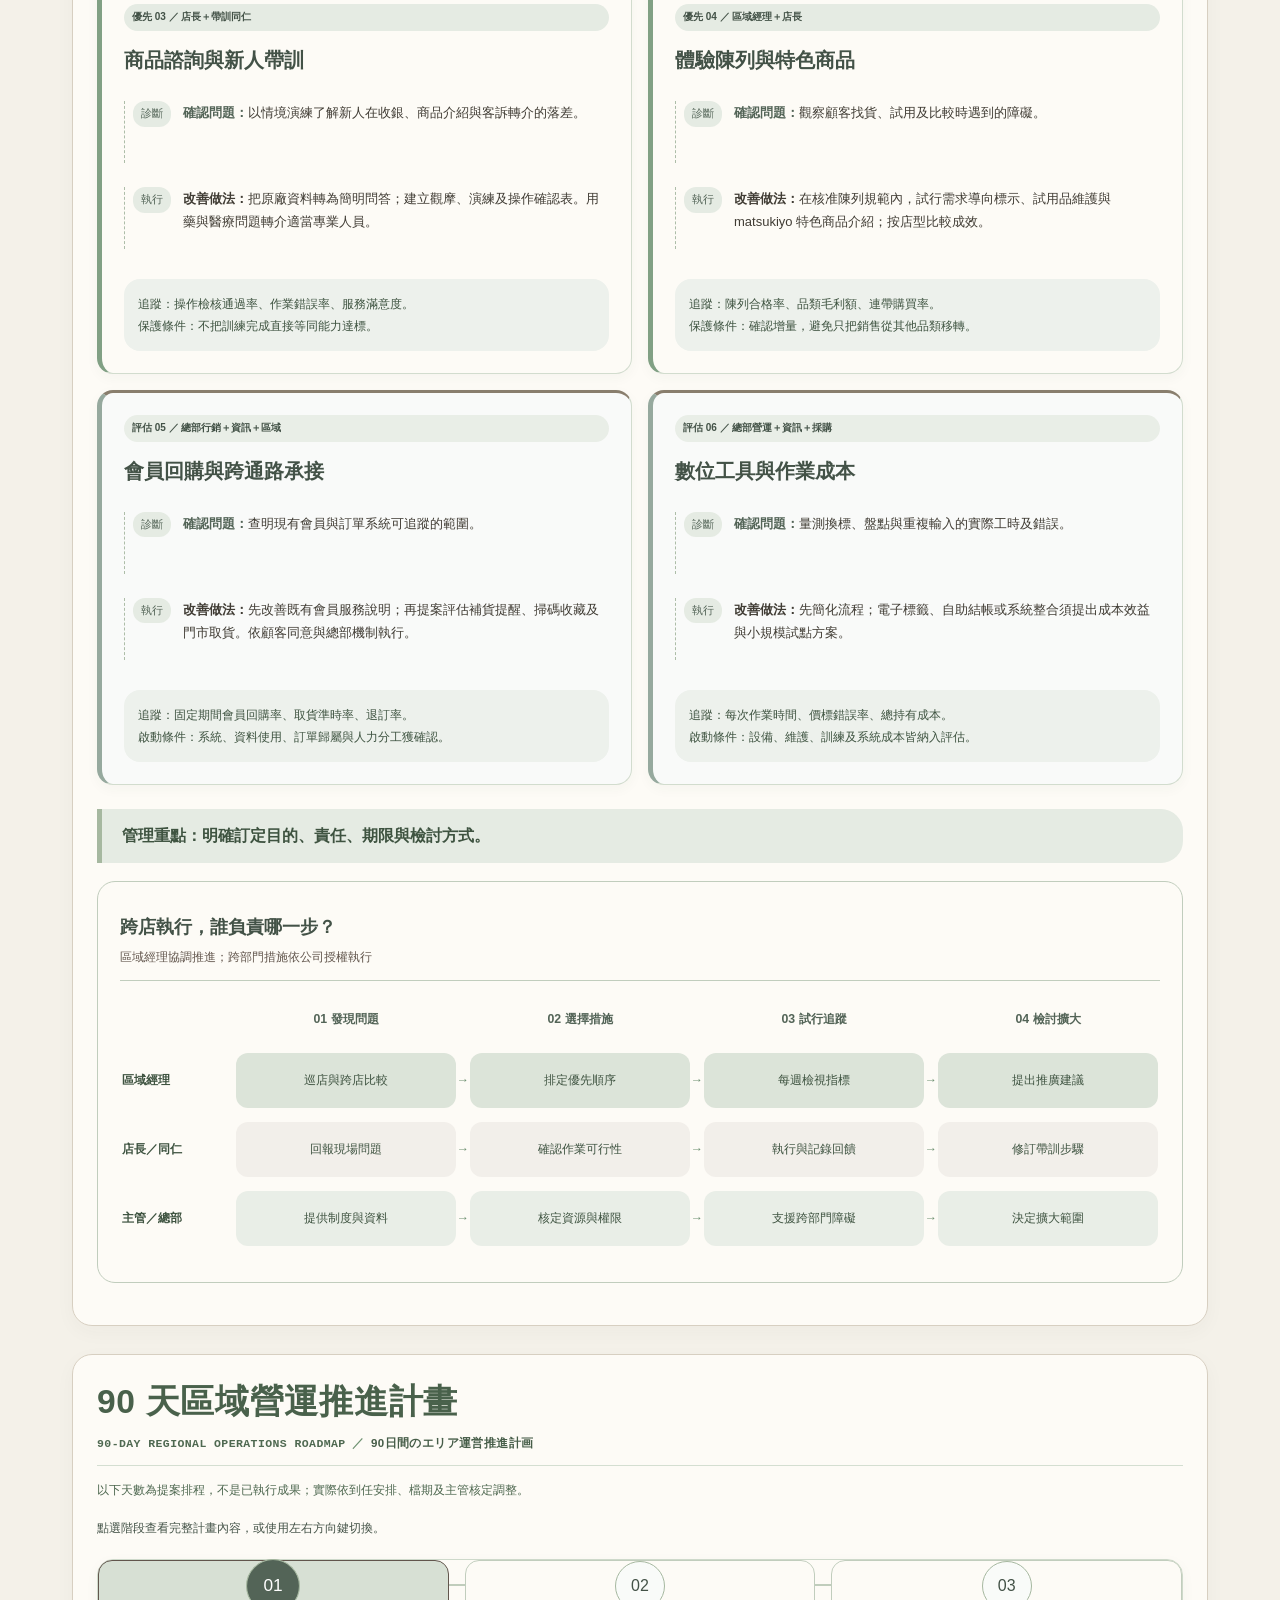
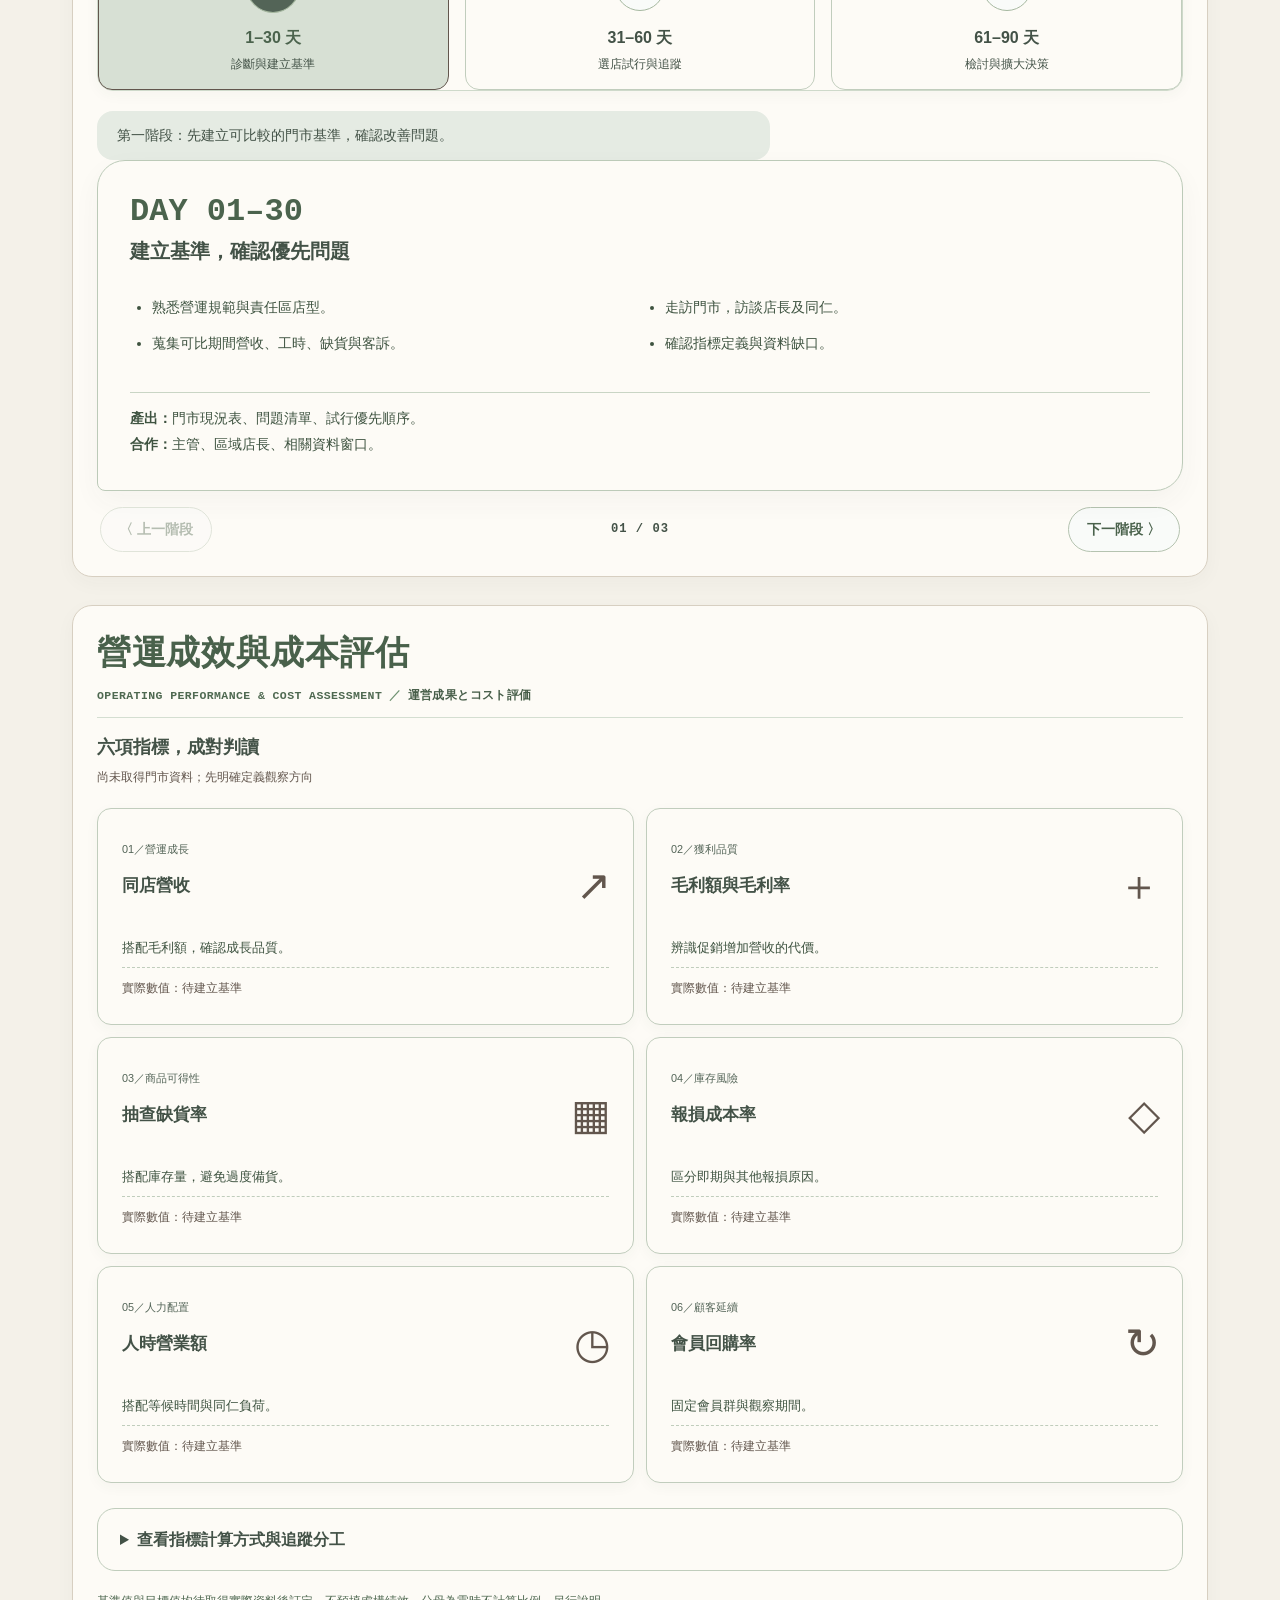
<file: mobile-trend.html>
<!DOCTYPE html>

<html lang="zh-Hant"><head><meta charset="utf-8"><meta content="width=device-width,initial-scale=1" name="viewport"><title>黃博詩｜藥妝產業研究 × 區域營運改善提案</title>
<meta name="description" content="藥妝產業趨勢研究與區域營運改善提案，包含市場數據、品牌競爭、消費心理、商圈、數位轉型、人才管理、六項改善方針、90天推進計畫、KPI及研究來源。">
<link rel="canonical" href="https://mystiqueduncan-beep.github.io/-/trend.html">
<meta property="og:type" content="website"><meta property="og:title" content="藥妝產業研究 × 區域營運改善提案｜黃博詩">
<meta property="og:description" content="市場判讀、品牌競爭、消費心理、商圈、數位轉型、人才管理、經驗連結、改善方針、90天計畫與成效追蹤。">
<meta property="og:url" content="https://mystiqueduncan-beep.github.io/-/trend.html">
<meta name="twitter:card" content="summary">
<meta name="robots" content="noindex,follow">
<link rel="icon" href="favicon.ico" type="image/x-icon">
<script src="assets/view-router.js"></script>
  <link rel="stylesheet" href="assets/ai-assistant.css?v=20261127-passive-guidance">
  <script src="assets/ai-assistant.js?v=20261127-passive-guidance" defer></script>

<script src="assets/page-transitions.js?v=20261126-isolated-motion" defer></script>
<style>
.analysis-switch-bar{display:flex;justify-content:flex-end;padding:4px 20px 10px}
.analysis-switch-bar a{display:inline-flex;min-height:44px;align-items:center;padding:9px 15px;background:#f9fbf9;color:#435247;text-decoration:none;font-size:.84rem;font-weight:750;border:1px solid #809f83;border-radius:16px}
.analysis-switch-bar a:hover{background:#d2dccf}
.page-trend.page-mobile .mag-top-ticker{display:none}
.page-trend.page-mobile .mobile-top-bar{display:flex;align-items:center;justify-content:space-between;gap:12px;padding:12px 18px;background:#e4eae2;border-bottom:1px solid #c0cdbc}
.page-trend.page-mobile .mobile-top-bar a{font-weight:800;text-decoration:none;color:#435247}
.page-trend.page-mobile .mobile-top-bar .btn-switch-desktop{padding:8px 13px;border:1px solid #809f83;border-radius:12px;background:#fdfbf6;white-space:nowrap}
.page-trend.page-mobile .mag-header .masthead-row,.page-trend.page-mobile .analysis-switch-bar{display:none}
.page-trend.page-mobile .mobile-bottom-bar{position:fixed;left:50%;bottom:0;transform:translateX(-50%);z-index:80;display:flex;justify-content:space-around;align-items:center;width:min(100%,768px);min-height:65px;padding:8px 12px calc(8px + env(safe-area-inset-bottom));background:#f9fbf9;border-top:1px solid #a3b59d}
.page-trend.page-mobile .mobile-bottom-bar a{display:inline-flex;min-height:44px;align-items:center;justify-content:center;flex:1;padding:7px 6px;font-weight:750;font-size:.78rem;text-decoration:none;color:#4d674f}
.page-trend.page-mobile .mobile-bottom-bar a.active{color:#536457;background:#e4eae2;border-radius:12px}
.page-trend.page-mobile .trend-main{padding-bottom:calc(100px + env(safe-area-inset-bottom, 0px))}
@media(max-width:375px){.page-trend.page-mobile .metric-grid{grid-template-columns:1fr}.page-trend.page-mobile .barrow{grid-template-columns:105px minmax(30px,1fr) 40px}.page-trend.page-mobile .phase-dot{width:42px;height:42px}}
</style><style>
:root{--navy:#1c221e;--yellow:#dfd8cc;--red:#4d674f;--paper:#f4f1e9;--line:#dfd7cb;--muted:#6b6256}*{box-sizing:border-box}html{scroll-behavior:smooth}body{margin:0;background:var(--paper);color:var(--navy);font-family:system-ui,-apple-system,"Noto Sans TC",sans-serif;line-height:1.8}a{color:inherit}button{font:inherit;cursor:pointer}a:focus-visible,button:focus-visible,summary:focus-visible{outline:3px solid var(--red);outline-offset:5px}.wrap{max-width:1140px;margin:auto;padding:0 28px}.top{background:var(--navy);color:white;border-bottom:4px solid var(--yellow);font:11px/1.7 monospace;letter-spacing:.08em}.top .wrap{display:flex;justify-content:space-between;padding-top:9px;padding-bottom:9px}.mast{display:flex;justify-content:space-between;align-items:center;padding:25px 0 18px;border-bottom:2px solid var(--navy);gap:16px}.badge{background:var(--yellow);border:1px solid var(--navy);padding:4px 12px;box-shadow:3px 3px 0 var(--navy);font-weight:800;font-size:12px}.meta{font-size:12px;text-align:right}.hero{display:grid;grid-template-columns:1.55fr 1fr;gap:50px;padding:57px 0 45px;align-items:center}.eyebrow{font:700 11px/1.7 monospace;letter-spacing:.12em;color:var(--red)}h1{font-family:"Noto Serif TC","Songti TC",serif;font-size:clamp(34px,4.7vw,57px);line-height:1.3;letter-spacing:.03em;margin:15px 0 20px}h1 mark{color:var(--navy);background:linear-gradient(transparent 65%,var(--yellow) 65%)}.lead{color:#435149;font-size:15px;max-width:600px}.byline{font-size:12px;margin-top:22px}.cover{background:var(--navy);color:white;padding:28px;border:1px solid var(--navy);box-shadow:7px 7px 0 var(--yellow);position:relative}.cover .no{font:70px/1 monospace;color:var(--yellow);letter-spacing:-.07em}.cover h2{font-size:23px;margin:14px 0}.cover p{font-size:13px;color:#dae1dd;margin:8px 0}.cover hr{border:0;border-top:1px solid #4f6156;margin:20px 0}.cover small{font-size:11px}.nav{position:sticky;top:0;background:var(--paper);z-index:10;border-top:1px solid var(--navy);border-bottom:1px solid var(--navy);display:flex;gap:12px;padding:13px 0;overflow:auto}.nav a{flex:none;text-decoration:none;background:#fff;border:1px solid var(--navy);box-shadow:2px 2px 0 var(--navy);padding:5px 13px;font-size:12px;font-weight:700}.nav a:hover{background:var(--yellow)}section{scroll-margin-top:85px;margin-top:65px}.heading{display:flex;align-items:center;gap:16px;border-bottom:2px solid var(--navy);padding-bottom:13px;margin-bottom:25px}.heading .n{font:700 36px monospace;color:var(--red)}h2{margin:0;font-family:"Noto Serif TC","Songti TC",serif;font-size:28px}.eng{display:block;color:var(--muted);font:10px monospace;letter-spacing:.1em;margin-top:4px}.note{font-size:12px;color:var(--muted)}.stats{display:grid;grid-template-columns:repeat(3,1fr);border:1px solid var(--navy);background:white}.stat{padding:25px;border-right:1px solid var(--line)}.stat:last-child{border:0}.stat strong{font:700 43px/1.3 monospace;display:block}.stat b{font-size:13px}.stat small{display:block;font-size:11px;color:var(--muted)}.split{display:grid;grid-template-columns:1fr 1fr;gap:25px;margin-top:26px}.box{background:white;border:1px solid var(--line);padding:24px}.box h3{font-size:17px;margin:0 0 12px}.box p{font-size:14px;margin:8px 0}.barrow{display:grid;grid-template-columns:145px 1fr 45px;gap:10px;align-items:center;font-size:12px;margin:10px 0}.bar{background:#f0ede7;height:9px}.bar i{display:block;background:var(--navy);height:100%}.quote{border-left:5px solid var(--yellow);padding:12px 20px;margin-top:24px;font-size:16px;font-weight:600}.experience{display:grid;grid-template-columns:repeat(3,1fr);gap:18px}.exp{padding:24px;background:#fff;border-top:4px solid var(--navy)}.exp b{font-size:20px}.exp .years{font:700 30px monospace;display:block;margin:10px 0;color:var(--red)}.exp p{font-size:13px}.exp small{display:block;border-top:1px solid var(--line);padding-top:12px;font-size:12px}.flow{display:grid;grid-template-columns:repeat(4,1fr);gap:1px;background:var(--line);border:1px solid var(--line);margin-top:22px}.flow div{background:var(--paper);padding:17px}.flow b{display:block;font-size:14px}.flow p{font-size:12px;color:var(--muted);margin:6px 0}.filters{display:flex;gap:9px;flex-wrap:wrap;margin-bottom:22px}.filters button{background:white;border:1px solid var(--navy);padding:7px 15px;font-size:12px}.filters button[aria-pressed=true]{background:var(--navy);color:white}.strategies{display:grid;grid-template-columns:1fr 1fr;gap:20px}.strategy{background:white;border:1px solid var(--navy);box-shadow:3px 3px 0 var(--navy);padding:24px}.strategy[hidden]{display:none}.strategy h3{font-size:20px;margin:12px 0}.label{font-size:10px;font-weight:800;background:#f6f3f0;padding:4px 8px;display:inline-block}.label.hq{background:#e7ebe9}.strategy p{font-size:13px;margin:10px 0}.strategy strong{color:var(--red)}.kpi{border-top:1px solid var(--line);padding-top:10px;font-size:12px}.roadmap{display:grid;grid-template-columns:repeat(3,1fr);gap:18px}.phase{background:white;border:1px solid var(--line);padding:23px}.phase:nth-child(2){background:#f9f8f5}.phase strong{font:700 28px monospace}.phase h3{font-size:19px}.phase ul{padding-left:20px;font-size:13px}.deliver{font-size:12px;border-top:1px solid var(--line);padding-top:12px}.tablewrap{overflow-x:auto;border:1px solid var(--navy)}table{border-collapse:collapse;width:100%;min-width:650px;background:white;font-size:12px}th{text-align:left;background:var(--navy);color:white;padding:13px}td{padding:14px;border-bottom:1px solid var(--line);vertical-align:top}td:first-child{font-weight:700;width:18%}.decision{display:grid;grid-template-columns:1fr 1fr 1fr;gap:15px;margin-top:23px}.decision div{padding:18px;border-left:3px solid var(--yellow);background:white;font-size:12px}.decision b{display:block;font-size:15px}.closing{background:var(--navy);color:white;padding:35px;margin-top:60px;display:grid;grid-template-columns:1fr 1.6fr;gap:30px}.closing h2{color:var(--yellow);font-size:27px}.closing p{font-size:14px;margin:0}.sources{font-size:12px}.sources details{border-bottom:1px solid var(--line);padding:14px 0}.sources summary{cursor:pointer;font-weight:700}.sources a{overflow-wrap:anywhere}.sources p{color:var(--muted)}footer{margin-top:45px;border-top:2px solid var(--navy);padding:22px 0 35px;font-size:11px;display:flex;justify-content:space-between}.reveal{animation:enter .55s ease both}@keyframes enter{from{opacity:0;transform:translateX(-22px)}to{opacity:1;transform:none}}@media(prefers-reduced-motion:reduce){html{scroll-behavior:auto}.reveal{animation:none}}@media(max-width:720px){.wrap{padding:0 20px}.top .wrap span:last-child{display:none}.mast{align-items:start}.meta{font-size:10px}.hero{grid-template-columns:1fr;gap:22px;padding:35px 0}.hero h1{font-size:39px}.cover{padding:23px}.cover .no{font-size:45px}.cover h2{font-size:21px}.stats,.experience,.roadmap,.strategies,.split,.closing{grid-template-columns:1fr}.stat{border-right:0;border-bottom:1px solid var(--line);padding:18px 22px}.stat strong{font-size:35px}.flow{grid-template-columns:1fr 1fr}.decision{grid-template-columns:1fr}.heading h2{font-size:23px}.heading .n{font-size:29px}.heading{gap:12px}section{margin-top:46px}.barrow{grid-template-columns:130px 1fr 42px;font-size:11px}.closing{gap:16px;padding:25px}footer{gap:20px}.nav{margin:0 -20px;padding:12px 20px}.strategy{padding:21px}}
</style><style>
    /* ==========================================================================
       DESIGN SYSTEM: MATSUKIYO × JAPANESE FASHION EDITORIAL
       ========================================================================== */
    :root {
      --mk-yellow: #dfd8cc;
      --mk-yellow-light: #f9f8f5;
      --mk-yellow-tint: #fdfdfc;
      --mk-navy: #1c221e;
      --mk-navy-dark: #111513;
      --mk-navy-light: #2d3731;
      --mk-navy-soft: #404e46;
      --mk-red: #59765b;
      --mk-red-soft: #f1f4f0;

      --paper-bg: #f4f1e9;
      --paper-card: #FFFFFF;
      --paper-subtle: #f2efea;
      --ink-primary: #1C1C1E;
      --ink-secondary: #504a40;
      --ink-muted: #827869;
      --hairline: #e4dfd4;

      --font-serif-tc: 'Noto Serif TC', 'Shippori Mincho', serif;
      --font-serif-jp: 'Shippori Mincho', 'Noto Serif TC', serif;
      --font-sans: 'Plus Jakarta Sans', 'Noto Sans TC', -apple-system, BlinkMacSystemFont, sans-serif;
      --font-display: 'Cinzel', 'Shippori Mincho', serif;
      --font-mono: 'Space Mono', monospace;

      --radius-sm: 4px;
      --radius-md: 8px;
      --radius-lg: 14px;
      --shadow-editorial: 0 4px 20px rgba(28, 34, 30, 0.06);
      --shadow-hover: 0 10px 30px rgba(28, 34, 30, 0.12);
    }

    * {
      box-sizing: border-box;
      margin: 0;
      padding: 0;
    }

    html {
      scroll-behavior: smooth;
    }

    body {
      background-color: var(--paper-bg);
      color: var(--ink-primary);
      font-family: var(--font-sans);
      line-height: 1.85;
      -webkit-font-smoothing: antialiased;
      position: relative;
    }

    body::before {
      content: "";
      position: fixed;
      inset: 0;
      pointer-events: none;
      background: radial-gradient(#00000008 1px, transparent 1px);
      background-size: 24px 24px;
      opacity: 0.7;
      z-index: 999;
    }

    .container {
      max-width: 1040px;
      margin: 0 auto;
      padding: 0 24px;
    }

    /* Top Ticker */
    .mag-top-ticker {
      background-color: var(--mk-navy);
      color: #FFFFFF;
      font-family: var(--font-mono);
      font-size: 0.72rem;
      letter-spacing: 0.14em;
      text-transform: uppercase;
      padding: 8px 0;
      border-bottom: 2px solid var(--mk-yellow);
    }

    .ticker-inner {
      display: flex;
      justify-content: space-between;
      align-items: center;
      flex-wrap: wrap;
      gap: 10px;
    }

    .ticker-pill {
      background: var(--mk-yellow);
      color: var(--mk-navy-dark);
      font-weight: 700;
      padding: 2px 8px;
      border-radius: 2px;
      font-size: 0.68rem;
    }

    /* Header */
    header.mag-header {
      background-color: #FFFFFF;
      border-bottom: 1px solid var(--hairline);
      padding: 36px 0 28px 0;
    }

    .masthead-row {
      display: flex;
      justify-content: space-between;
      align-items: center;
      margin-bottom: 24px;
      border-bottom: 2px solid var(--mk-navy);
      padding-bottom: 16px;
      flex-wrap: wrap;
      gap: 16px;
    }

    .matsukiyo-logo-badge {
      display: inline-flex;
      align-items: stretch;
      background: var(--mk-yellow);
      border: 2px solid var(--mk-navy);
      box-shadow: 3px 3px 0px var(--mk-navy);
      text-decoration: none;
      transition: transform 0.2s ease;
    }

    .matsukiyo-logo-badge:hover {
      transform: scale(1.02);
    }

    .logo-jp {
      background: var(--mk-yellow);
      color: var(--mk-navy);
      font-family: var(--font-sans);
      font-weight: 900;
      font-size: 1.15rem;
      padding: 6px 14px;
      border-right: 2px solid var(--mk-navy);
      display: flex;
      align-items: center;
      letter-spacing: -0.02em;
    }

    .logo-en {
      background: var(--mk-navy);
      color: #FFFFFF;
      font-family: var(--font-mono);
      font-weight: 700;
      font-size: 0.82rem;
      padding: 6px 14px;
      display: flex;
      align-items: center;
      letter-spacing: 0.12em;
    }

    .nav-btn-mk {
      display: inline-flex;
      align-items: center;
      gap: 6px;
      background: var(--paper-bg);
      color: var(--mk-navy);
      border: 1.5px solid var(--mk-navy);
      padding: 8px 16px;
      border-radius: var(--radius-sm);
      font-size: 0.85rem;
      font-weight: 700;
      text-decoration: none;
      box-shadow: 2px 2px 0px var(--mk-navy);
      transition: all 0.2s ease;
    }

    .nav-btn-mk:hover {
      background: var(--mk-yellow-light);
      transform: translate(-1px, -1px);
      box-shadow: 3px 3px 0px var(--mk-navy);
    }

    .nav-btn-mk.btn-accent {
      background: var(--mk-yellow);
    }

    /* Trend Hero Section */
    .trend-hero {
      padding: 24px 0 10px 0;
    }

    .hero-badge-row {
      display: flex;
      align-items: center;
      gap: 12px;
      margin-bottom: 14px;
      flex-wrap: wrap;
    }

    .badge-report {
      background: var(--mk-navy);
      color: #FFFFFF;
      font-family: var(--font-mono);
      font-size: 0.72rem;
      font-weight: 700;
      letter-spacing: 0.1em;
      padding: 3px 10px;
      border-radius: 2px;
    }

    .badge-candidate {
      font-family: var(--font-mono);
      font-size: 0.76rem;
      color: var(--mk-navy-soft);
      font-weight: 700;
    }

    .report-title-main {
      font-family: var(--font-serif-tc);
      font-size: 2.2rem;
      font-weight: 900;
      color: var(--mk-navy);
      line-height: 1.3;
      margin-bottom: 8px;
    }

    .report-title-jp {
      font-family: var(--font-serif-jp);
      font-size: 0.96rem;
      color: var(--ink-muted);
      letter-spacing: 0.04em;
      display: block;
      margin-bottom: 20px;
    }

    .report-lead-quote {
      background: var(--paper-subtle);
      border-left: 4px solid var(--mk-yellow);
      border-right: 1px solid var(--hairline);
      border-top: 1px solid var(--hairline);
      border-bottom: 1px solid var(--hairline);
      border-radius: 0 var(--radius-sm) var(--radius-sm) 0;
      padding: 18px 24px;
      font-size: 0.98rem;
      color: var(--ink-secondary);
      line-height: 1.85;
      box-shadow: 2px 2px 8px rgba(28, 34, 30, 0.04);
    }

    /* Sticky Chapter Navigation */
    .trend-subnav-strip {
      background: #FFFFFF;
      border-top: 1px solid var(--hairline);
      border-bottom: 2px solid var(--mk-navy);
      position: sticky;
      top: 0;
      z-index: 900;
      box-shadow: 0 4px 12px rgba(28, 34, 30, 0.06);
    }

    .trend-subnav-items {
      display: flex;
      gap: 6px;
      list-style: none;
      overflow-x: auto;
      padding: 8px 0;
      scrollbar-width: none;
    }

    .trend-subnav-items::-webkit-scrollbar {
      display: none;
    }

    .trend-subnav-items a {
      color: var(--mk-navy);
      font-family: var(--font-sans);
      font-size: 0.78rem;
      font-weight: 700;
      text-decoration: none;
      padding: 5px 10px;
      border-radius: var(--radius-sm);
      white-space: nowrap;
      transition: background 0.15s ease;
      display: inline-flex;
      align-items: center;
      gap: 4px;
    }

    .trend-subnav-items a:hover {
      background: var(--mk-yellow-light);
    }

    .trend-subnav-items a .num {
      color: var(--mk-red);
      font-family: var(--font-mono);
      font-size: 0.72rem;
    }

    /* Main Container */
    main.trend-main {
      padding: 40px 0 80px 0;
    }

    /* Section Headers */
    .section-editorial-header {
      display: flex;
      align-items: baseline;
      justify-content: space-between;
      margin-bottom: 24px;
      padding-bottom: 12px;
      border-bottom: 2px solid var(--mk-navy);
      position: relative;
    }

    .sec-title-wrap {
      display: flex;
      align-items: baseline;
      gap: 12px;
      flex-wrap: wrap;
    }

    .sec-number {
      font-family: var(--font-mono);
      font-size: 1.1rem;
      font-weight: 700;
      color: var(--mk-red);
    }

    .sec-title-main {
      font-family: var(--font-serif-tc);
      font-size: 1.55rem;
      font-weight: 900;
      color: var(--mk-navy);
    }

    .sec-en-badge {
      font-family: var(--font-display);
      font-size: 0.78rem;
      color: var(--mk-navy-soft);
      letter-spacing: 0.16em;
      text-transform: uppercase;
      font-weight: 700;
    }

    /* Editorial Content Boxes */
    .content-article-box {
      background: #FFFFFF;
      border: 1px solid var(--hairline);
      border-radius: var(--radius-sm);
      padding: 32px 28px;
      box-shadow: var(--shadow-editorial);
      margin-bottom: 36px;
    }

    .content-article-box p {
      font-size: 0.98rem;
      color: var(--ink-secondary);
      line-height: 1.85;
      margin-bottom: 16px;
    }

    .content-article-box p strong {
      color: var(--mk-navy);
      font-weight: 700;
    }

    /* ==========================================================================
       STRICT 2x2 GRID SYSTEM (徹底解決 3+1 孤兒卡片問題)
       ========================================================================== */
    .cards-2col-grid,
    .cards-2x2-grid {
      display: grid;
      grid-template-columns: repeat(2, 1fr);
      gap: 20px;
      margin-bottom: 28px;
    }

    @media (max-width: 768px) {
      .cards-2col-grid,
      .cards-2x2-grid {
        grid-template-columns: 1fr;
      }
    }

    .feature-card {
      background: #FFFFFF;
      border: 1.5px solid var(--mk-navy);
      border-radius: var(--radius-sm);
      padding: 24px;
      box-shadow: 3px 3px 0 var(--mk-navy);
      position: relative;
      display: flex;
      flex-direction: column;
      justify-content: space-between;
    }

    .card-top-tag {
      display: inline-flex;
      align-items: center;
      gap: 6px;
      font-family: var(--font-mono);
      font-size: 0.72rem;
      font-weight: 700;
      letter-spacing: 0.08em;
      padding: 2px 8px;
      border-radius: 2px;
      margin-bottom: 10px;
      width: fit-content;
    }

    .tag-strength {
      background: #eff2ee;
      color: #475942;
      border: 1px solid #c1cebc;
    }

    .tag-weakness {
      background: #edf1ec;
      color: #516b53;
      border: 1px solid #a4b69e;
    }

    .tag-strategy {
      background: var(--mk-yellow-light);
      color: var(--mk-navy);
      border: 1px solid #e7e2d9;
    }

    .feature-card-title {
      font-family: var(--font-serif-tc);
      font-size: 1.22rem;
      font-weight: 900;
      color: var(--mk-navy);
      margin-bottom: 10px;
      line-height: 1.4;
    }

    .feature-card-text {
      font-size: 0.88rem;
      color: var(--ink-secondary);
      line-height: 1.72;
      margin-bottom: 14px;
    }

    .feature-card-data {
      background: var(--paper-subtle);
      border-left: 3px solid var(--mk-navy);
      padding: 9px 12px;
      font-size: 0.82rem;
      color: var(--ink-primary);
      border-radius: 2px;
      line-height: 1.6;
    }

    /* Editorial Table */
    .table-container {
      background: #FFFFFF;
      border: 2px solid var(--mk-navy);
      border-radius: var(--radius-sm);
      box-shadow: 3px 3px 0 var(--mk-navy);
      overflow-x: auto;
      margin-bottom: 32px;
    }

    .editorial-table {
      width: 100%;
      border-collapse: collapse;
      text-align: left;
      font-size: 0.88rem;
    }

    .editorial-table th {
      background-color: var(--mk-navy);
      color: #FFFFFF;
      font-family: var(--font-serif-tc);
      font-weight: 700;
      padding: 12px 16px;
      border-bottom: 2px solid var(--mk-yellow);
      letter-spacing: 0.05em;
    }

    .editorial-table td {
      padding: 12px 16px;
      border-bottom: 1px solid var(--hairline);
      color: var(--ink-secondary);
      vertical-align: top;
      line-height: 1.65;
    }

    .editorial-table tr:last-child td {
      border-bottom: none;
    }

    .editorial-table tr:nth-child(even) td {
      background-color: var(--paper-subtle);
    }

    /* Case Boxes */
    .case-box {
      background: #FFFFFF;
      border: 1.5px solid var(--mk-navy);
      border-left: 5px solid var(--mk-yellow);
      border-radius: var(--radius-sm);
      padding: 22px 24px;
      box-shadow: 3px 3px 0 var(--mk-navy);
      margin-bottom: 20px;
    }

    .case-header {
      display: flex;
      justify-content: space-between;
      align-items: baseline;
      margin-bottom: 8px;
      flex-wrap: wrap;
      gap: 6px;
    }

    .case-brand {
      font-family: var(--font-serif-tc);
      font-size: 1.15rem;
      font-weight: 900;
      color: var(--mk-navy);
    }

    .case-tag {
      font-family: var(--font-mono);
      font-size: 0.72rem;
      background: var(--mk-navy);
      color: var(--mk-yellow);
      padding: 2px 8px;
      border-radius: 2px;
      font-weight: 700;
    }

    /* Sources List */
    .sources-list {
      list-style: none;
      display: flex;
      flex-direction: column;
      gap: 12px;
    }

    .source-item {
      background: #FFFFFF;
      border: 1px solid var(--hairline);
      border-radius: var(--radius-sm);
      padding: 16px 20px;
      box-shadow: 1px 1px 3px rgba(28, 34, 30, 0.04);
      display: flex;
      align-items: flex-start;
      gap: 14px;
    }

    .source-num {
      background: var(--mk-navy);
      color: var(--mk-yellow);
      font-family: var(--font-mono);
      font-size: 0.75rem;
      font-weight: 800;
      padding: 2px 7px;
      border-radius: 2px;
      flex-shrink: 0;
    }

    .source-content h3 {
      font-size: 0.94rem;
      font-weight: 800;
      color: var(--mk-navy);
      margin-bottom: 4px;
    }

    .source-content p {
      font-size: 0.84rem;
      color: var(--ink-secondary);
      margin-bottom: 0;
      line-height: 1.6;
    }

    /* Footer */
    footer.mag-footer {
      background: #FFFFFF;
      border-top: 1px solid var(--hairline);
      padding: 28px 0;
      font-size: 0.8rem;
      color: var(--ink-muted);
    }

    .footer-inner {
      display: flex;
      justify-content: space-between;
      align-items: center;
      flex-wrap: wrap;
      gap: 12px;
    }
  </style><link rel="stylesheet" href="assets/site.css"><link rel="stylesheet" href="assets/trend-marquee.css"><link rel="stylesheet" href="assets/mk-inspired.css"><link rel="stylesheet" href="assets/retro-editorial.css"><link rel="stylesheet" href="assets/pastel-details.css?v=20261118-heading2"><style>
:root{--navy:var(--mk-navy);--yellow:var(--mk-yellow);--red:var(--mk-red);--paper:var(--paper-bg);--line:var(--hairline);--muted:var(--ink-muted)}
.trend-main .stats{border:1px solid #c0cdbc;border-radius:24px;background:#fdfbf6;overflow:hidden}.stat strong{color:#536457}.stat{border-color:#c0cdbc}.stat small{color:#4d674f}.trend-main .strategy,.trend-main .exp,.trend-main .phase,.trend-main .box{box-shadow:none;border-color:#c0cdbc}.trend-main .phase:nth-child(2){background:#e5ebe3}.trend-main .closing{border-radius:30px;background:#dce4d9;color:#435247}.trend-main .closing h2{color:#536457}.trend-main .label{background:#e5ebe3;color:#435247;border-radius:20px}.trend-main .label.hq{background:#e9eee7}.trend-main .filters button{border-color:#a6b8a0;border-radius:22px;color:#435247;background:#fdfbf6}.trend-main .filters button[aria-pressed=true]{background:#d2dccf}.trend-main .quote{background:#e5ebe3;border-left-color:#a6b8a0;border-radius:0 22px 22px 0}.trend-main .flow div{background:#f9fbf9}.trend-main .decision div{background:#fdfbf6;border-color:#adbda8;border-radius:14px}.trend-main .bar i{background:#7e9e81}.strategy[hidden]{display:none!important}.trend-main .sources{font-size:13px}.trend-main .feature-card{margin-bottom:0}.masthead-row{gap:18px}.report-title-main{margin-top:20px}.mag-top-ticker .container{padding-block:8px}.trend-subnav-strip{top:0;z-index:20}
@media(max-width:720px){.masthead-row{flex-wrap:wrap}.mag-header .container{padding:0 20px}.badge-candidate{font-size:11px}.report-title-main{font-size:2.2rem!important}.trend-main .stats,.trend-main .experience,.trend-main .roadmap,.trend-main .strategies,.trend-main .split{grid-template-columns:1fr}.section-editorial-header{align-items:flex-start!important;flex-direction:column}.stat{border-bottom:1px solid #c0cdbc}.trend-main .closing{grid-template-columns:1fr}}
</style><style>
/* Visual research edition: exact chart values, progressive motion, no invented scores. */
.viz-caption{font-weight:850;font-size:1.15rem;color:#435247;margin:10px 0 23px}.viz-caption>span{display:block;font-size:.78rem;font-weight:400;color:#4d674f;margin-top:5px}.viz-comparison,.swimlane-panel,.decision-map{margin:32px 0;padding:28px;border:1px solid #c0cdbc;background:#fdfbf6;border-radius:26px}.compare-head,.compare-row{display:grid;grid-template-columns:1fr 1fr 1.3fr;gap:18px;padding:16px 20px;align-items:center}.compare-head{font-size:.75rem;color:#536457;background:#e7ece5;border-radius:14px}.compare-row{border-bottom:1px dashed #c0cdbc;font-size:.85rem}.compare-row:last-child{border:0}.compare-row strong{font-size:.84rem;background:#f2efea;padding:10px 14px;border-radius:12px;font-weight:650}.barrow{grid-template-columns:145px minmax(50px,1fr) 50px;margin:17px 0;gap:12px}.bar{height:15px;border-radius:10px;overflow:hidden;background:#e2e8df}.bar i{border-radius:10px;background:linear-gradient(90deg,#adbda8,#59765c)!important;transform-origin:left}.motion-ready .animated-bar{transform:scaleX(0);transition:transform 1s cubic-bezier(.2,.7,.2,1) var(--row-delay,0ms)}.motion-ready .is-visible .animated-bar,.motion-ready .mk-motion-in .animated-bar{transform:scaleX(1)}.stat{position:relative;transition:background .2s}.stat:hover{background:#e5ebe3}.exp-index{display:block;font-size:.67rem;letter-spacing:.13em;color:#536457;margin-bottom:12px}.exp-connector{text-align:center;color:#7e9e81;font-size:25px}.exp-application{border-top:0!important;border-radius:17px;background:#e5ebe3;padding:16px!important}.action-step{position:relative;padding-left:58px!important;border-left:1px dashed #adbda8;margin:12px 0!important;min-height:62px}.action-step:before{content:attr(data-step);position:absolute;left:8px;top:0;background:#e5ebe3;color:#536457;border-radius:12px;padding:3px 8px;font-size:11px}.action-measure{border:0!important;border-radius:16px;background:#edf1ec;padding:14px!important}.swim-scroll{overflow-x:auto;padding:5px 2px 14px}.swim-grid{display:grid;grid-template-columns:100px repeat(4,minmax(120px,1fr));gap:14px;min-width:720px;align-items:center}.lane-label{font-size:.78rem}.lane-stage{font-size:.77rem;text-align:center;color:#536457;padding:8px}.lane-task{font-size:.78rem;text-align:center;padding:16px 8px;border-radius:12px;position:relative}.lane-task:not(:nth-child(5n)):after{content:'→';position:absolute;right:-13px;color:#6e9171}.rose{background:#dce4d9}.cream{background:#f2efea}.sage{background:#e9eee7}.timeline-control{display:grid;grid-template-columns:repeat(3,1fr);gap:16px;position:relative;margin:32px 0 20px}.timeline-control:before{content:'';position:absolute;top:24px;left:16%;right:16%;height:2px;background:#c0cdbc}.phase-tab{position:relative;background:transparent;border:0;color:#4d674f;text-align:center;padding:0 7px 14px;z-index:1}.phase-dot{margin:0 auto 12px;display:grid;place-items:center;width:50px;height:50px;border-radius:50%;border:1px solid #a6b8a0;background:#f9fbf9;transition:background .25s,color .25s,transform .25s}.phase-tab.active .phase-dot{background:#536457;color:#fff;transform:scale(1.08)}.phase-tab b,.phase-tab small{display:block}.phase-tab b{font-size:1rem}.phase-tab small{font-size:.75rem}.timeline-summary{background:#e5ebe3;padding:12px 20px;border-radius:16px;color:#435247;font-size:.88rem}.phase{transition:border-color .25s,background .25s}.phase.phase-current{border:2px solid #6e9171!important;background:#e5ebe3!important}.metric-grid{display:grid;grid-template-columns:repeat(3,1fr);gap:17px;margin:20px 0 25px}.metric-tile{position:relative;background:#fdfbf6;border:1px solid #c0cdbc;border-radius:22px;padding:23px;overflow:hidden}.metric-tile>span{font-size:.68rem;color:#536457}.metric-tile h3{font-size:1.05rem;margin:12px 0 38px}.metric-tile p{font-size:.8rem;margin:8px 0}.metric-tile small{font-size:.72rem;color:#4d674f;border-top:1px dashed #c0cdbc;display:block;padding-top:10px}.metric-symbol{position:absolute;right:22px;top:52px;color:#adbda8;font:42px/1.2 serif}.formula-details{margin:20px 0;border:1px solid #c0cdbc;border-radius:18px;overflow:hidden;background:#fdfbf6}.formula-details summary{cursor:pointer;padding:16px 22px;color:#435247;font-weight:650}.formula-details .table-container{margin:0;border:0;box-shadow:none}.decision-start,.decision-question{width:fit-content;max-width:100%;margin:auto;padding:15px 28px;border-radius:18px;background:#e5ebe3;border:1px solid #a6b8a0;font-size:.9rem;text-align:center}.decision-start{background:#536457;color:#fff;border:0}.connector{text-align:center;color:#6e9171;font-size:23px;line-height:1.6}.decision-fork{display:grid;grid-template-columns:1fr 2fr;gap:24px;margin-top:25px;padding-top:18px;border-top:1px solid #adbda8}.branch-tag{display:block;text-align:center;font-size:.75rem;color:#536457;margin-bottom:13px}.decision-question.secondary{background:#fdfbf6;font-size:.8rem;padding:12px 18px;width:100%;margin-bottom:18px}.outcome-grid{display:grid;grid-template-columns:repeat(3,1fr);gap:12px}.decision-result{padding:18px 15px;border-radius:15px;font-size:.78rem}.decision-result p{margin-top:7px;font-size:.76rem}.expand{background:#e9eee7}.adjust{background:#f2efea}.stop{background:#e0e7de}.motion-ready .viz-reveal{opacity:0;translate:-20px 0;transition:opacity .65s ease,translate .65s ease}.motion-ready .viz-reveal.is-visible{opacity:1;translate:0 0}a:focus-visible,button:focus-visible,summary:focus-visible{outline:3px solid #536457;outline-offset:4px}.motion-toggle{position:fixed;right:18px;bottom:18px;z-index:80;background:#fdfbf6;color:#435247;border:1px solid #a6b8a0;border-radius:22px;padding:8px 14px;font-size:12px;box-shadow:0 3px 16px #43524715}.motion-off *{animation:none!important;transition:none!important;scroll-behavior:auto!important}.motion-off .viz-reveal,.motion-off .animated-bar{opacity:1!important;translate:none!important;transform:none!important}.motion-off .keycap-marquee__group--duplicate{display:none!important}.motion-off .keycap-marquee__belt{transform:none!important}.motion-off [class*="reveal"]{opacity:1!important;transform:none!important}
@media(max-width:720px){.viz-comparison,.swimlane-panel,.decision-map{padding:20px 15px}.compare-head{display:none}.compare-row{grid-template-columns:1fr;gap:7px;padding:18px 4px}.compare-row>span:nth-child(2):before{content:'挑戰：';color:#536457}.compare-row strong:before{content:'改善：'}.metric-grid{grid-template-columns:1fr 1fr;gap:11px}.metric-tile{padding:17px}.metric-tile h3{font-size:.94rem}.metric-symbol{right:15px;font-size:32px}.decision-fork{grid-template-columns:1fr}.outcome-grid{grid-template-columns:1fr}.barrow{grid-template-columns:125px minmax(30px,1fr) 45px}.timeline-control{gap:2px}.phase-tab small{font-size:.65rem}.phase-tab b{font-size:.85rem}.motion-toggle{bottom:10px;right:10px}.phase{padding:22px!important}.swim-scroll{scrollbar-width:thin}}
@media(prefers-reduced-motion:reduce){.viz-reveal{opacity:1!important;translate:none!important;transition:none!important}.animated-bar{transform:none!important;transition:none!important}.phase-dot{transition:none!important}}
</style>
  <link rel="stylesheet" href="assets/view-mode-switch.css">
  <script src="assets/view-mode-switch.js" defer></script>

  <link rel="stylesheet" href="assets/research-marquee-pastel.css">
  <link rel="stylesheet" href="assets/print-layout.css" media="print">
<style id="japanese-section-heading-style">
/* Trilingual editorial labels: Chinese headline; existing English + Japanese support */
.section-editorial-header { flex-wrap: wrap; gap: 8px 14px; }
.section-editorial-header .sec-title-wrap { min-width:0; flex: 1 1 300px; }
.sec-title-jp, .report-title-ja {
  font-family: "Noto Sans JP","Hiragino Kaku Gothic ProN","Yu Gothic","Noto Sans TC",sans-serif;
  font-size: .78rem; font-weight: 600; color: var(--mk-navy-soft);
  letter-spacing: .025em; line-height: 1.5; overflow-wrap: anywhere;
}
.sec-title-jp::before { content: "／"; color: var(--mk-red); margin-right: .2em; }
.report-title-ja { display:block; font-size:.86rem; margin-top:-12px; margin-bottom:20px; }
@media(max-width:768px) {
 .section-editorial-header .sec-title-wrap { flex-basis: 100%; }
 .sec-en-badge { max-width:100%; overflow-wrap:anywhere; }
 .sec-title-jp { font-size:.71rem; }
 .report-title-ja { font-size:.76rem; }
}
</style>
<style>/* Integrated research uses the existing shared homepage/research theme and motion classes. */ .research-inline-source{font-size:.78rem;line-height:1.8;margin-top:10px;overflow-wrap:anywhere}.research-inline-source a{color:inherit;text-decoration:underline;text-underline-offset:3px}.trend-main :is(#competition,#consumer,#location,#digital,#people) .feature-card{min-width:0}.trend-main :is(#competition,#consumer,#location,#digital,#people) .cards-2x2-grid{margin-top:20px}.trend-main :is(#competition,#consumer,#location,#digital,#people) .quote{overflow-wrap:anywhere}.research-inline-source a:focus-visible{outline:2px solid currentColor;outline-offset:3px}@media print{.research-inline-source{font-size:9pt}.trend-main :is(#competition,#consumer,#location,#digital,#people) .feature-card{break-inside:avoid;page-break-inside:avoid}}</style><link rel="stylesheet" href="assets/portfolio-polish.css?v=20261120-unified-v3"><link rel="stylesheet" href="assets/research-editorial.css?v=20261125-connectors">
</head><body class="page-trend page-mobile"><a class="skip-link" href="#main-content">跳至主要內容</a><nav class="mobile-top-bar" aria-label="手機版頁首導覽"><a href="mobile.html" class="portfolio-home-pill"><span aria-hidden="true">←</span><span>返回作品集首頁</span></a><a class="btn-switch-desktop" href="trend.html?view=desktop">電腦版</a></nav><header class="mag-header">
<div class="container">
<div class="masthead-row">
<div class="matsukiyo-logo-badge">
<span class="logo-jp">個人作品集</span>
<span class="logo-en">
            藥妝專題研究<span style="font-family: var(--font-mono); font-size: 0.55rem; color: var(--mk-yellow); letter-spacing: 0.2em;">REPORT</span>
</span>
</div>
<div style="display: flex; gap: 8px; flex-wrap: wrap;">
<a href="mobile.html" class="nav-btn-mk portfolio-home-pill"><span aria-hidden="true">←</span><span>返回作品集首頁</span></a>
<a class="nav-btn-mk btn-accent" href="mobile-contact.html"><svg fill="none" height="15" stroke="currentColor" stroke-width="2" viewbox="0 0 24 24" width="15"><path d="M10 6H6a2 2 0 00-2 2v10a2 2 0 002 2h10a2 2 0 002-2v-4M14 4h6m0 0v6m0-6L10 14" stroke-linecap="round" stroke-linejoin="round"></path></svg> <span>個人聯絡資訊</span></a>
</div>
</div>
<!-- Hero Header -->
<div class="trend-hero">
<p class="research-edition" lang="en">RESEARCH EDITION</p>
<div class="hero-badge-row">
<span class="badge-report">專題研究 ✦ 區域營運改善提案</span>
</div>
<h1 class="report-title-main"><span class="report-heading-topic">藥妝產業趨勢研究：</span><span class="report-heading-subject">區域營運改善提案</span><br><span style="font-size:.65em">市場判讀 × 競爭策略 × 門市改善 × 90 天執行計畫</span></h1>
<span class="report-title-jp">REGIONAL OPERATIONS ｜ RESEARCH, ACTION &amp; PERFORMANCE</span><span class="report-title-ja" lang="ja">ドラッグストア業界動向調査・エリア運営改善提案</span>
<div class="report-lead-quote"><strong>提案摘要</strong><p><a href="#market">市場訊號</a>｜2024 年個人清潔、化粧保養占藥粧零售商品銷售額 47.7%。</p><p><a href="#strategy">優先改善</a>｜先檢視熱銷品缺貨、尖峰排班與新人帶訓。</p><p><a href="#roadmap">90 天計畫</a>｜首月建立基準，次月選店試行，第三個月評估是否擴大。</p></div>
</div>
</div>
</header><main class="trend-main container" id="main-content">
<section id="market"><div class="research-part"><span class="research-part-no" aria-hidden="true">02</span><div class="research-part-copy"><span class="research-part-label" lang="en">EXECUTIVE SUMMARY</span><span class="research-part-title">核心研究摘要</span></div></div><div class="section-editorial-header"><div class="sec-title-wrap"><span class="sec-number">01</span><h2 class="sec-title-main">市場趨勢與營運決策</h2><span class="sec-title-jp" lang="ja">市場動向と運営判断</span></div><span class="sec-en-badge">MARKET SIGNALS → OPERATIONAL PRIORITIES</span></div><div class="stats"><div class="stat"><b>2025 年產業營業額</b><strong>2,160<span style="font-size:18px"> 億元</span></strong><small>藥品、醫療用品及化粧品零售業</small></div><div class="stat"><b>2026 年 1–7 月年增率</b><strong>+5.4%</strong><small>同期營業額 1,272 億元</small></div><div class="stat"><b>2024 年最大商品類別</b><strong>47.7%</strong><small>個人清潔、化粧保養銷售占比</small></div></div><p class="note">來源：<a href="https://mnscdn.moea.gov.tw/mns/populace/news/News.aspx?kind=1&amp;menu_id=40&amp;news_id=123868" target="_blank" rel="noopener noreferrer" class="portfolio-source-link">經濟部統計處，2026/09/07</a>。產業統計不等於松本清或個別門市業績；各指標年度不同。</p><div class="research-part research-part--inside"><span class="research-part-no" aria-hidden="true">03</span><div class="research-part-copy"><span class="research-part-label" lang="en">INDUSTRY TRENDS</span><span class="research-part-title">產業趨勢</span></div></div><div class="split"><div class="box feature-card"><h3 class="feature-card-title">商品結構｜配置資源的起點</h3><div class="inline-research-viz inline-research-viz--mix">
  <div class="inline-research-viz__caption">2024 年商品銷售結構 <span>各品類合計 100%</span></div>
  <svg class="viz-ring" viewBox="0 0 320 320" aria-hidden="true" focusable="false">
    <circle cx="160" cy="160" r="99" fill="none" stroke="#e6dfd1" stroke-width="55"></circle>
    <circle class="viz-ring-arc" data-viz-index="0" cx="160" cy="160" r="99" pathLength="100" fill="none" stroke="#536457" stroke-width="55" stroke-dasharray="47.7 52.3" stroke-dashoffset="0" transform="rotate(-90 160 160)" style="--share:47.7;--delay:0ms;--duration:763ms"></circle>
    <text class="viz-ring-value" data-viz-index="0" x="258.74" y="152.85" text-anchor="middle" dominant-baseline="central" fill="#ffffff" style="--delay:763ms">47.7%</text>
    <circle class="viz-ring-arc" data-viz-index="1" cx="160" cy="160" r="99" pathLength="100" fill="none" stroke="#b4a06d" stroke-width="55" stroke-dasharray="21.4 78.6" stroke-dashoffset="-47.7" transform="rotate(-90 160 160)" style="--share:21.4;--delay:763ms;--duration:342ms"></circle>
    <text class="viz-ring-value" data-viz-index="1" x="110.14" y="245.53" text-anchor="middle" dominant-baseline="central" fill="#282d27" style="--delay:1106ms">21.4%</text>
    <circle class="viz-ring-arc" data-viz-index="2" cx="160" cy="160" r="99" pathLength="100" fill="none" stroke="#8c9d91" stroke-width="55" stroke-dasharray="13.7 86.3" stroke-dashoffset="-69.1" transform="rotate(-90 160 160)" style="--share:13.7;--delay:1106ms;--duration:219ms"></circle>
    <text class="viz-ring-value" data-viz-index="2" x="61.18" y="154.09" text-anchor="middle" dominant-baseline="central" fill="#282d27" style="--delay:1325ms">13.7%</text>
    <circle class="viz-ring-arc" data-viz-index="3" cx="160" cy="160" r="99" pathLength="100" fill="none" stroke="#a9b396" stroke-width="55" stroke-dasharray="7.3 92.7" stroke-dashoffset="-82.8" transform="rotate(-90 160 160)" style="--share:7.3;--delay:1325ms;--duration:117ms"></circle>
    <text class="viz-ring-value" data-viz-index="3" x="85.53" y="94.76" text-anchor="middle" dominant-baseline="central" fill="#282d27" style="--delay:1442ms">7.3%</text>
    <circle class="viz-ring-arc" data-viz-index="4" cx="160" cy="160" r="99" pathLength="100" fill="none" stroke="#9a8878" stroke-width="55" stroke-dasharray="7 93" stroke-dashoffset="-90.1" transform="rotate(-90 160 160)" style="--share:7;--delay:1442ms;--duration:112ms"></circle>
    <text class="viz-ring-value" data-viz-index="4" x="121.25" y="68.90" text-anchor="middle" dominant-baseline="central" fill="#282d27" style="--delay:1554ms">7.0%</text>
    <circle class="viz-ring-arc" data-viz-index="5" cx="160" cy="160" r="99" pathLength="100" fill="none" stroke="#d8cfc0" stroke-width="55" stroke-dasharray="2.9 97.1" stroke-dashoffset="-97.1" transform="rotate(-90 160 160)" style="--share:2.9;--delay:1554ms;--duration:46ms"></circle>
    <text class="viz-ring-value" data-viz-index="5" x="147.35" y="21.58" text-anchor="middle" dominant-baseline="central" fill="#282d27" style="--delay:1600ms">2.9%</text>
    <text class="viz-ring-year" x="160" y="126" text-anchor="middle">2024</text>
    <text class="viz-ring-caption" x="160" y="146" text-anchor="middle">商品銷售結構</text>
    <text class="viz-ring-total" x="160" y="178" text-anchor="middle">100%</text>
    <text class="viz-ring-caption" x="160" y="198" text-anchor="middle">各品類合計</text>
  </svg>
  <ul class="inline-research-viz__legend viz-ring-legend">
    <li><button type="button" class="viz-key" data-viz-index="0" aria-pressed="false" disabled><i aria-hidden="true" style="--tone:#536457"></i><span>個人清潔、化粧保養</span><b>47.7%</b></button></li>
    <li><button type="button" class="viz-key" data-viz-index="1" aria-pressed="false" disabled><i aria-hidden="true" style="--tone:#b4a06d"></i><span>藥品及醫療用品</span><b>21.4%</b></button></li>
    <li><button type="button" class="viz-key" data-viz-index="2" aria-pressed="false" disabled><i aria-hidden="true" style="--tone:#8c9d91"></i><span>食品</span><b>13.7%</b></button></li>
    <li><button type="button" class="viz-key" data-viz-index="3" aria-pressed="false" disabled><i aria-hidden="true" style="--tone:#a9b396"></i><span>家庭器具及用品</span><b>7.3%</b></button></li>
    <li><button type="button" class="viz-key" data-viz-index="4" aria-pressed="false" disabled><i aria-hidden="true" style="--tone:#9a8878"></i><span>衣著鞋襪等個人用品</span><b>7.0%</b></button></li>
    <li><button type="button" class="viz-key" data-viz-index="5" aria-pressed="false" disabled><i aria-hidden="true" style="--tone:#d8cfc0"></i><span>其他（差額）</span><b>2.9%</b></button></li>
  </ul>
  <p class="feature-card-text">產業整體結構作為市場背景，不直接套用為個別門市配置比例。</p>
</div></div><div class="box feature-card"><h3 class="feature-card-title">管理觀點</h3><p class="feature-card-text"><b>健康需求：</b>先確認責任區客群與實際品類銷售，再安排服務訓練及商品查補，不直接照產業比例分配門市排面。</p><p class="feature-card-text"><b>虛實互補：</b>2025 年美妝藥局專賣業網路銷售占比為 7.5%、網銷額年增 4.9%；應檢視門市服務與取貨流程能否承接跨通路需求。</p><p class="feature-card-text">網銷資料：<a href="https://www.mirai.com.tw/2026-annual-overview-of-taiwans-retail-and-e-commerce-sub-sector-structure/" target="_blank" rel="noopener noreferrer" class="portfolio-source-link">未來流通研究所，2026/02/04</a>；為其整理口徑，不與消費者複選調查混用。</p></div></div><div class="viz-comparison"><div class="viz-caption">實體優勢 × 經營挑戰<span>以現場觀察確認問題，再選擇對應措施</span></div><div class="compare-head"><b>可發揮的優勢</b><b>需要管理的挑戰</b><b>改善落點</b></div><div class="compare-row"><span>◉ 現場試用與比較</span><span>比價後離店</span><strong>清楚介紹差異與核准優惠</strong></div><div class="compare-row"><span>♡ 面對面諮詢</span><span>服務品質不一致</span><strong>情境帶訓與服務抽查</strong></div><div class="compare-row"><span>▦ 特色商品探索</span><span>排面與庫存有限</span><strong>主力商品查補與商圈陳列</strong></div><div class="compare-row"><span>↗ 即時取得商品</span><span>尖峰人力與缺貨</span><strong>時段排班與尖峰前巡補</strong></div></div><p class="note">上述四項延續既有通路研究中的實體通路優勢分析，屬營運判讀與提案。</p></section>
<section id="competition" class="section-block"><div class="research-part"><span class="research-part-no" aria-hidden="true">04</span><div class="research-part-copy"><span class="research-part-label" lang="en">MARKET ANALYSIS</span><span class="research-part-title">市場競爭與品牌分析</span></div></div><div class="section-editorial-header"><div class="sec-title-wrap"><span class="sec-number">02</span><h2 class="sec-title-main">品牌競爭與市場定位</h2><span class="sec-title-jp" lang="ja">ブランド競争と市場ポジショニング</span></div><span class="sec-en-badge">COMPETITIVE STRATEGY</span></div><p class="note">以下為四家品牌在台灣官網所揭露的服務與商品案例；比較的是公開可見的經營方式，不是市場占有率、實際盈利能力或服務品質排名。</p><div class="cards-2x2-grid"><article class="feature-card"><span class="label">MATSUKIYO｜松本清</span><h3 class="feature-card-title">特色商品與電子會員</h3><p class="feature-card-text">官網列出 W/Mᴬᴬᴬ 等獨家系列及電子會員點數，並公告實體門市與蝦皮商城購物服務。</p><div class="feature-card-data">管理觀點：以特色商品知識、試用體驗與回購追蹤建立差異，而非只打折。<p class="note research-inline-source">資料來源：台灣松本清｜<a href="https://www.matsumotokiyoshi-tw.com/wmaaa" target="_blank" rel="noopener noreferrer" class="portfolio-source-link" aria-label="台灣松本清｜獨家品牌" title="台灣松本清｜獨家品牌">獨家品牌</a>・<a href="https://www.matsumotokiyoshi-tw.com/matsukiyo-membership" target="_blank" rel="noopener noreferrer" class="portfolio-source-link" aria-label="台灣松本清｜會員權益" title="台灣松本清｜會員權益">會員權益</a>・<a href="https://www.matsumotokiyoshi-tw.com/" target="_blank" rel="noopener noreferrer" class="portfolio-source-link" aria-label="台灣松本清｜官方網站" title="台灣松本清｜官方網站">官方首頁</a>。</p></div></article><article class="feature-card"><span class="label">TOMOD’S｜三友藥妝</span><h3 class="feature-card-title">專業照護與在地選品</h3><p class="feature-card-text">品牌公開介紹駐店藥師、依門市區域需求調整商品，以及台日韓選品。</p><div class="feature-card-data">管理觀點：在專業服務界線內改善需求辨識及諮詢轉介。<p class="note research-inline-source">資料來源：Tomod’s｜<a href="https://www.tomods.com.tw/pages/about-us" target="_blank" rel="noopener noreferrer" class="portfolio-source-link" aria-label="Tomod’s｜品牌介紹" title="Tomod’s｜品牌介紹">品牌介紹</a>・<a href="https://www.tomods.com.tw/pages/member" target="_blank" rel="noopener noreferrer" class="portfolio-source-link" aria-label="Tomod’s｜會員權益" title="Tomod’s｜會員權益">會員權益</a>。</p></div></article><article class="feature-card"><span class="label">WATSONS｜屈臣氏</span><h3 class="feature-card-title">會員與門市取貨</h3><p class="feature-card-text">官網提供會員點數及門市快速取貨說明；取貨受營業時間、庫存與人力限制。</p><div class="feature-card-data">管理觀點：定義取貨時效、揀貨動線及訂單責任，以便利的服務流程提升便利。<p class="note research-inline-source">資料來源：屈臣氏｜<a href="https://www.watsons.com.tw/member-point" target="_blank" rel="noopener noreferrer" class="portfolio-source-link" aria-label="屈臣氏｜會員點數" title="屈臣氏｜會員點數">會員點數</a>・<a href="https://www.watsons.com.tw/ec-clickandcollect/" target="_blank" rel="noopener noreferrer" class="portfolio-source-link" aria-label="屈臣氏｜門市快速取貨" title="屈臣氏｜門市快速取貨">門市快速取貨</a>。</p></div></article><article class="feature-card"><span class="label">COSMED｜康是美</span><h3 class="feature-card-title">會員點數與虛實通路</h3><p class="feature-card-text">官網會員權益說明 OPENPOINT 可在實體門市與網購使用，官網亦列門市取貨公告。</p><div class="feature-card-data">管理觀點：理解跨通路點數與優惠規則，降低結帳或取貨疑義。<p class="note research-inline-source">資料來源：康是美｜<a href="https://www.cosmed.com.tw/welfare.aspx" target="_blank" rel="noopener noreferrer" class="portfolio-source-link" aria-label="康是美｜會員權益" title="康是美｜會員權益">會員權益</a>・<a href="https://www.cosmed.com.tw/" target="_blank" rel="noopener noreferrer" class="portfolio-source-link" aria-label="康是美｜官方網站" title="康是美｜官方網站">官方首頁</a>。</p></div></article></div><div class="viz-comparison"><div class="viz-caption">SWOT｜松本清在台區域營運<span>以公開資訊形成策略假設；內部強弱項仍須由公司資料驗證</span></div><div class="cards-2x2-grid"><article class="feature-card"><span class="label">S ／ 優勢假設</span><h3 class="feature-card-title">特色商品</h3><p class="feature-card-text">官方公開的獨家系列提供差異化素材。</p><div class="feature-card-data">驗證：特色品類毛利額、回購與缺貨紀錄。</div></article><article class="feature-card"><span class="label">W ／ 劣勢待驗證</span><h3 class="feature-card-title">商品說明與跨店一致性</h3><p class="feature-card-text">若商品資訊傳達或排面執行不一致，差異化可能無法轉化為成交。</p><div class="feature-card-data">驗證：巡店抽查與標準問答，不預設已存在缺失。</div></article><article class="feature-card"><span class="label">O ／ 機會假設</span><h3 class="feature-card-title">線上與實體需求並存</h3><p class="feature-card-text">創市際調查同時呈現藥妝店與網路購買管道需求。</p><div class="feature-card-data">策略：先試行門市資訊與會員服務承接。</div></article><article class="feature-card"><span class="label">T ／ 威脅假設</span><h3 class="feature-card-title">同業競爭與通路替代</h3><p class="feature-card-text">多品牌均有商品或會員服務，且線上比價與替代通路值得觀察。</p><div class="feature-card-data">策略：追蹤可比商品價格及服務體驗，不以全面降價回應。</div></article></div><p class="note research-inline-source">資料來源：<a href="https://openstax.org/books/principles-marketing/pages/2-2-the-role-of-marketing-in-the-strategic-planning-process" target="_blank" rel="noopener noreferrer" class="portfolio-source-link">OpenStax｜SWOT 架構，2023/01/25（教材出版）</a>；<a href="https://www.matsumotokiyoshi-tw.com/wmaaa" target="_blank" rel="noopener noreferrer" class="portfolio-source-link" aria-label="台灣松本清｜獨家品牌" title="台灣松本清｜獨家品牌">台灣松本清｜獨家品牌</a>；<a href="https://www.ixresearch.com/reports/%E5%89%B5%E5%B8%82%E9%9A%9B%E9%9B%99%E9%80%B1%E5%88%8A%E7%AC%AC%E4%BA%8C%E5%85%AB%E4%B9%9D%E6%9C%9F-20260415/" target="_blank" rel="noopener noreferrer" class="portfolio-source-link">創市際雙週刊第289期，2026/04/15</a>。</p></div><div class="viz-comparison"><div class="viz-caption">波特五力｜產業競爭結構<span>定性分析，不虛構強弱分數；每項為待驗證的管理問題</span></div><div class="compare-head"><b>競爭力量</b><b>觀察方向</b><b>管理回應</b></div><div class="compare-row"><span>現有競爭者</span><span>同業商品及會員服務重疊</span><strong>追蹤核心商品差異與服務品質</strong></div><div class="compare-row"><span>潛在進入者</span><span>新通路或專門店的進入條件</span><strong>檢視商圈變動及門市差異</strong></div><div class="compare-row"><span>替代品／通路</span><span>電商、生活百貨、專櫃</span><strong>改善即時取貨與諮詢價值</strong></div><div class="compare-row"><span>買方議價</span><span>價格資訊與轉換選擇</span><strong>檢視淨毛利及顧客留存</strong></div><div class="compare-row"><span>供應商議價</span><span>供貨集中、交期及採購條件</span><strong>蒐集缺貨與交期紀錄，提報採購</strong></div></div><p class="note research-inline-source">資料來源：<a href="https://www.isc.hbs.edu/strategy/business-strategy/Pages/the-five-forces.aspx" target="_blank" rel="noopener noreferrer" class="portfolio-source-link" aria-label="哈佛商學院｜波特五力" title="哈佛商學院｜波特五力">哈佛商學院</a>；<a href="https://www.ixresearch.com/reports/%E5%89%B5%E5%B8%82%E9%9A%9B%E9%9B%99%E9%80%B1%E5%88%8A%E7%AC%AC%E4%BA%8C%E5%85%AB%E4%B9%9D%E6%9C%9F-20260415/" target="_blank" rel="noopener noreferrer" class="portfolio-source-link">創市際雙週刊第289期，2026/04/15</a>。</p><div class="quote"><strong>管理觀點：</strong>比較競爭者的可觀察做法，找出本區可以執行的服務差異。未取得內部資料前，不宣稱品牌優劣或盈利差距。</div></section><section id="consumer" class="section-block"><div class="section-editorial-header"><div class="sec-title-wrap"><span class="sec-number">03</span><h2 class="sec-title-main">消費者行為與購物心理</h2><span class="sec-title-jp" lang="ja">消費者行動と購買心理</span></div><span class="sec-en-badge">CONSUMER BEHAVIOR</span></div><div class="split"><div class="box feature-card"><h3 class="feature-card-title">美妝保養品購買管道</h3><div class="inline-research-viz inline-research-viz--channels">
  <div class="inline-research-viz__caption">線上調查受訪者選取比例 <span>共同尺度：0–50%</span></div>
  <div class="viz-channel-chart">
    <div class="viz-channel-axis" aria-hidden="true"><span>50%</span><span>40%</span><span>30%</span><span>20%</span><span>10%</span><span>0%</span></div>
    <ol class="inline-research-viz__rows viz-channel-rows" aria-label="美妝保養品購買管道調查結果">
      <li><button type="button" class="viz-channel-button" data-viz-index="0" aria-pressed="false" disabled style="--value:90.4%;--remaining:0.096;--tone:#536457;--delay:0ms"><span class="viz-channel-plot" aria-hidden="true"><span class="viz-channel-stem"><i></i></span></span><b class="viz-channel-value">45.2%</b><span class="viz-channel-name">藥妝店</span></button></li>
      <li><button type="button" class="viz-channel-button" data-viz-index="1" aria-pressed="false" disabled style="--value:85%;--remaining:0.150;--tone:#b4a06d;--delay:110ms"><span class="viz-channel-plot" aria-hidden="true"><span class="viz-channel-stem"><i></i></span></span><b class="viz-channel-value">42.5%</b><span class="viz-channel-name">網路管道</span></button></li>
      <li><button type="button" class="viz-channel-button" data-viz-index="2" aria-pressed="false" disabled style="--value:57.4%;--remaining:0.426;--tone:#8c9d91;--delay:220ms"><span class="viz-channel-plot" aria-hidden="true"><span class="viz-channel-stem"><i></i></span></span><b class="viz-channel-value">28.7%</b><span class="viz-channel-name">生活百貨</span></button></li>
      <li><button type="button" class="viz-channel-button" data-viz-index="3" aria-pressed="false" disabled style="--value:48.8%;--remaining:0.512;--tone:#a9b396;--delay:330ms"><span class="viz-channel-plot" aria-hidden="true"><span class="viz-channel-stem"><i></i></span></span><b class="viz-channel-value">24.4%</b><span class="viz-channel-name">百貨專櫃</span></button></li>
    </ol>
  </div>
  <p class="feature-card-text">此題為複選，比例不可加總為市占率，也不代表所有消費者或松本清顧客。</p>
</div></div><div class="box feature-card"><h3 class="feature-card-title">價格與成分是重要考量</h3><p class="feature-card-text">研究指出價格、產品成分的影響較突出，其次是使用便利與取得便利。門市可測試清楚的價格標示、可核實的成分資訊及商品比較。</p><p class="feature-card-text">線上調查：2026/03/12–03/19，15–64 歲網友，回收 1,106 份有效問卷，2026/04/15 發布。不能直接推論全體消費者或松本清顧客。</p><p class="note research-inline-source">資料來源：<a href="https://www.ixresearch.com/reports/%E5%89%B5%E5%B8%82%E9%9A%9B%E9%9B%99%E9%80%B1%E5%88%8A%E7%AC%AC%E4%BA%8C%E5%85%AB%E4%B9%9D%E6%9C%9F-20260415/" target="_blank" rel="noopener noreferrer" class="portfolio-source-link">創市際雙週刊第289期，2026/04/15</a>。</p></div></div><div class="viz-comparison"><div class="viz-caption">購買決策｜顧客旅程<span>概念流程，並非轉換漏斗的實際比例</span></div><div class="compare-head"><b>階段</b><b>可能需求</b><b>門市提案</b></div><div class="compare-row"><span>01 需求辨識</span><span>補貨、保養或生活需求</span><strong>需求式分類與導引</strong></div><div class="compare-row"><span>02 搜尋資訊</span><span>了解成分、用途與規格</span><strong>明確資訊、必要時專業轉介</strong></div><div class="compare-row"><span>03 評估選項</span><span>比較價格及適用性</span><strong>公平比較、清楚優惠條件</strong></div><div class="compare-row"><span>04 購買決策</span><span>可得性、結帳便利</span><strong>核對庫存與排隊時間</strong></div><div class="compare-row"><span>05 購後評估</span><span>使用感受與下次購買</span><strong>完善售後說明與自願會員服務</strong></div></div><p class="note research-inline-source">資料來源：<a href="https://openstax.org/books/principles-marketing/pages/3-3-the-consumer-purchasing-decision-process" target="_blank" rel="noopener noreferrer" class="portfolio-source-link">OpenStax｜消費者購買決策，2023/01/25（教材出版）</a>；<a href="https://openstax.org/books/principles-marketing/pages/3-2-factors-that-influence-consumer-buying-behavior" target="_blank" rel="noopener noreferrer" class="portfolio-source-link">OpenStax｜消費行為因素，2023/01/25（教材出版）</a>。</p><div class="cards-2x2-grid"><article class="feature-card"><span class="label">心理因素｜知覺</span><h3 class="feature-card-title">價格與價值感知</h3><p class="feature-card-text">價格資訊的呈現可能影響評估方式；不把折扣直接當作價值提升。</p><div class="feature-card-data">試行：統一原價、優惠價與適用條件，觀察毛利與成交。</div></article><article class="feature-card"><span class="label">心理因素｜學習與態度</span><h3 class="feature-card-title">體驗與信任</h3><p class="feature-card-text">使用經驗、品牌態度及口碑可能影響後續選擇。</p><div class="feature-card-data">試行：可核實評價與合規試用，追蹤客訴及回購。</div></article></div><div class="quote"><strong>管理觀點：</strong>將價格與商品資訊透明化，觀察促銷是否帶來額外毛利及回購。不得利用誤導式稀缺訊息或虛構評價。</div></section><section id="location" class="section-block"><div class="section-editorial-header"><div class="sec-title-wrap"><span class="sec-number">04</span><h2 class="sec-title-main">商圈研究與展店策略</h2><span class="sec-title-jp" lang="ja">商圏分析と出店戦略</span></div><span class="sec-en-badge">TRADE AREA &amp; STORE NETWORK</span></div><p class="note">本節為選址分析方法，尚未取得候選店址、租約、POS、實地人流或租金資料，因此不列虛構店址分數、租金或展店回收期。</p><div class="viz-comparison"><div class="viz-caption">商圈觀察｜四種店型假設<span>依區域特性設定調查問題，而非認定特定地點客群</span></div><div class="compare-head"><b>店型假設</b><b>應調查的需求</b><b>商品／營運方向</b></div><div class="compare-row"><span>住宅型</span><span>常住人口、日常補貨頻率</span><strong>生活用品、回購服務</strong></div><div class="compare-row"><span>交通型</span><span>平假日分時人流與停留時間</span><strong>即用商品、快速結帳</strong></div><div class="compare-row"><span>百貨／觀光型</span><span>來客目的、停留與檔期</span><strong>特色選品、體驗及多語資訊</strong></div><div class="compare-row"><span>辦公型</span><span>午休與下班尖峰</span><strong>便利性、時段排班與補貨</strong></div></div><div class="cards-2x2-grid"><article class="feature-card"><span class="label">STEP 01</span><h3 class="feature-card-title">商圈資料與實地查核</h3><p class="feature-card-text">以政府商圈資料、電信信令人口統計及現場分時觀察，比對人流與競爭密度。</p><div class="feature-card-data">注意：商圈人流不等於門市來客；不可用人流直接推算成交。</div></article><article class="feature-card"><span class="label">STEP 02</span><h3 class="feature-card-title">投資效益與風險</h3><p class="feature-card-text">先取得可比店交易數、客單價、毛利率、租金、人事、設備、物流及其他成本。</p><div class="feature-card-data">情境方法：營收＝交易數 × 客單價；損益兩平營收＝固定成本 ÷ 貢獻毛利率（須大於零）。</div></article></div><p class="note research-inline-source">資料來源：<a href="https://www.aoc.gov.tw/subclass/cont/232" target="_blank" rel="noopener noreferrer" class="portfolio-source-link" aria-label="經濟部商業發展署｜市場商圈統計" title="經濟部商業發展署｜市場商圈統計">經濟部商業發展署</a>；<a href="https://semap.moi.gov.tw/STATSIGNAL/" target="_blank" rel="noopener noreferrer" class="portfolio-source-link" aria-label="內政部｜智慧人流統計" title="內政部｜智慧人流統計">內政部</a>；<a href="https://openstax.org/books/principles-marketing/pages/18-3-retailing-strategy-decisions" target="_blank" rel="noopener noreferrer" class="portfolio-source-link">OpenStax｜零售策略，2023/01/25（教材出版）</a>。</p><div class="quote"><strong>管理觀點：</strong>先評估既有店型、人流與交易資料，再由總部核定租約、投入成本及展店方案。以保守／基準／樂觀情境比較，不把情境當預測結果。</div></section><section id="digital" class="section-block"><div class="section-editorial-header"><div class="sec-title-wrap"><span class="sec-number">05</span><h2 class="sec-title-main">零售數位轉型與虛實整合</h2><span class="sec-title-jp" lang="ja">小売のデジタル化とオムニチャネル</span></div><span class="sec-en-badge">DIGITAL RETAIL &amp; OMNICHANNEL</span></div><p class="note">以下為待評估的工具與流程，實際導入與成本效益須經驗證。</p><div class="cards-2x2-grid"><article class="feature-card"><span class="label">01｜資料基礎</span><h3 class="feature-card-title">庫存與效期管理</h3><p class="feature-card-text">建立可售庫存、缺貨及效期紀錄；先統一商品識別與資料口徑。</p><div class="feature-card-data">追蹤指標：盤點差異、缺貨率、報損成本。</div></article><article class="feature-card"><span class="label">02｜需求預測</span><h3 class="feature-card-title">AI 輔助補貨</h3><p class="feature-card-text">在具備連續銷售、缺貨、促銷及交期資料後，以現行方法為基準比較預測。</p><div class="feature-card-data">追蹤指標：預測誤差與缺貨、庫存周轉；人工覆核異常。</div></article><article class="feature-card"><span class="label">03｜作業改善</span><h3 class="feature-card-title">電子標籤與掃碼</h3><p class="feature-card-text">先量測現行換標、盤點與標價錯誤，再由總部評估設備、整合、維護與訓練成本。</p><div class="feature-card-data">追蹤指標：作業分鐘數、價格錯誤率、總持有成本。</div></article><article class="feature-card"><span class="label">04｜跨通路</span><h3 class="feature-card-title">會員與門市承接</h3><p class="feature-card-text">以現有合法且獲授權的通路及會員功能為基礎，評估查詢、取貨及售後流程。</p><div class="feature-card-data">追蹤指標：取貨準時率、客訴、回購與額外工時。</div></article></div><div class="viz-comparison"><div class="viz-caption">導入流程｜先改善流程，再選工具<span>提案路徑；避免為了數位化而數位化</span></div><div class="compare-head"><b>階段</b><b>執行工作</b><b>通過標準</b></div><div class="compare-row"><span>問題盤點</span><span>定義痛點、量測基準</span><strong>確認資料品質與權責</strong></div><div class="compare-row"><span>小規模試行</span><span>單一或少量門市、保留對照</span><strong>實際量測成效及負荷</strong></div><div class="compare-row"><span>成本效益評估</span><span>初期與持續成本、風險</span><strong>主管核定後才擴大</strong></div></div><p class="note research-inline-source">資料來源：<a href="https://openstax.org/books/principles-marketing/pages/18-3-retailing-strategy-decisions" target="_blank" rel="noopener noreferrer" class="portfolio-source-link">OpenStax｜零售策略，2023/01/25（教材出版）</a>；<a href="https://www.watsons.com.tw/ec-clickandcollect/" target="_blank" rel="noopener noreferrer" class="portfolio-source-link" aria-label="屈臣氏｜門市快速取貨" title="屈臣氏｜門市快速取貨">屈臣氏｜門市快速取貨</a>；<a href="https://www.cosmed.com.tw/welfare.aspx" target="_blank" rel="noopener noreferrer" class="portfolio-source-link" aria-label="康是美｜會員權益" title="康是美｜會員權益">康是美｜會員權益</a>；<a href="https://www.matsumotokiyoshi-tw.com/" target="_blank" rel="noopener noreferrer" class="portfolio-source-link" aria-label="台灣松本清｜官方網站" title="台灣松本清｜官方網站">台灣松本清｜官方首頁</a>。</p><div class="quote"><strong>管理觀點：</strong>數位工具應有可量測的實務目的，資料權限、顧客同意及系統安全必須先由公司確認。</div></section><section id="people" class="section-block"><div class="section-editorial-header"><div class="sec-title-wrap"><span class="sec-number">06</span><h2 class="sec-title-main">組織行為與人才管理</h2><span class="sec-title-jp" lang="ja">組織行動と人材育成</span></div><span class="sec-en-badge">ORGANIZATIONAL BEHAVIOR</span></div><p class="note">以下為組織行為理論的管理應用提案，不代表特定公司的員工或人力現況。</p><div class="cards-2x2-grid"><article class="feature-card"><span class="label">01｜角色認知</span><h3 class="feature-card-title">清楚的工作標準</h3><p class="feature-card-text">具體說明任務、可接受成果與權責，避免只要求同仁自行理解。</p><div class="feature-card-data">執行方式：巡店檢核表、班前重點及異常回報。</div></article><article class="feature-card"><span class="label">02｜人才培育</span><h3 class="feature-card-title">分階段新人帶訓</h3><p class="feature-card-text">示範、練習、回饋、獨立操作確認；依學習狀況給予補強。</p><div class="feature-card-data">執行方式：操作檢核通過率、錯誤與帶訓工時。</div></article><article class="feature-card"><span class="label">03｜回饋與激勵</span><h3 class="feature-card-title">以具體行為回饋</h3><p class="feature-card-text">記錄可觀察的服務與作業表現，兼顧個人發展與組織目標。</p><div class="feature-card-data">執行方式：每週回饋與改善清單；不以單一業績判斷人員。</div></article><article class="feature-card"><span class="label">04｜跨店管理</span><h3 class="feature-card-title">人效與工作負荷並重</h3><p class="feature-card-text">依來客、交易量及任務分配人力；追蹤服務、負荷與工時。</p><div class="feature-card-data">執行方式：人時營業額、等候時間、客訴及異常工時。</div></article></div><p class="note research-inline-source">資料來源：<a href="https://openstax.org/books/organizational-behavior/pages/7-1-motivation-direction-and-intensity" target="_blank" rel="noopener noreferrer" class="portfolio-source-link">OpenStax｜工作動機，2019/06/05（教材出版）</a>；<a href="https://openstax.org/books/organizational-behavior/pages/8-3-feedback" target="_blank" rel="noopener noreferrer" class="portfolio-source-link">OpenStax｜績效回饋，2019/06/05（教材出版）</a>；<a href="https://openstax.org/books/organizational-behavior/pages/4-summary-of-learning-outcomes" target="_blank" rel="noopener noreferrer" class="portfolio-source-link">OpenStax｜學習與行為改變，2019/06/05（教材出版）</a>。</p><div class="quote"><strong>管理觀點：</strong>從現場行為、流程與可比指標出發，支持店長找出困難。以合法工時、合理負荷與服務品質作為不可犧牲的條件。</div></section><section id="experience"><div class="research-part"><span class="research-part-no" aria-hidden="true">05</span><div class="research-part-copy"><span class="research-part-label" lang="en">REGIONAL STRATEGY</span><span class="research-part-title">區域經理的策略觀點</span></div></div><div class="section-editorial-header"><div class="sec-title-wrap"><span class="sec-number">07</span><h2 class="sec-title-main">實務經驗與跨店管理</h2><span class="sec-title-jp" lang="ja">現場経験と複数店舗の管理</span></div><span class="sec-en-badge">EXPERIENCE → MANAGEMENT PRACTICE</span></div><div class="experience"><article class="exp feature-card"><span class="exp-index">EXPERIENCE 01</span><b>Tomod’s 日系藥妝</b><span class="years">6 年／店長 3 年</span><p class="feature-card-text">門市正職至店長，負責排班、商品進銷存、營收與成本檢視，出席總部月會並主持門市週會。</p><div aria-hidden="true" class="exp-connector">↓</div><small class="exp-application"><b>可延伸方法：</b>將巡店缺失、尖峰排班與補貨問題整理成每週行動清單，追蹤責任人與完成期限。</small></article><article class="exp feature-card"><span class="exp-index">EXPERIENCE 02</span><b>築心動物醫院</b><span class="years">4 年</span><p class="feature-card-text">櫃台助理，期間兼任新人帶訓，處理預約、收費、動線與顧客溝通。</p><div aria-hidden="true" class="exp-connector">↓</div><small class="exp-application"><b>可延伸方法：</b>以「觀摩 → 演練 → 陪同操作 → 獨立確認」建立跨店共用的新人帶訓步驟。</small></article><article class="exp feature-card"><span class="exp-index">EXPERIENCE 03</span><b>Levi’s 連鎖服飾</b><span class="years">2 年</span><p class="feature-card-text">門市銷售人員，執行顧客接待、商品陳列、補貨與庫存清點。</p><div aria-hidden="true" class="exp-connector">↓</div><small class="exp-application"><b>可延伸方法：</b>以需求詢問、商品比較與陳列維護為服務帶訓內容，觀察轉換率與顧客回饋。</small></article></div><p class="note">經歷依原作品集整理。排班查補、新人帶訓與方針執行經驗為提案基礎。</p></section>
<section id="strategy"><div class="section-editorial-header"><div class="sec-title-wrap"><span class="sec-number">08</span><h2 class="sec-title-main">六項營運改善方針</h2><span class="sec-title-jp" lang="ja">六つの店舗運営改善方針</span></div><span class="sec-en-badge">PRIORITIES / OWNERS / MEASURES</span></div><p>先由巡店與數據確認問題，再選擇措施。以下不是對特定品牌已存在缺失的判定。</p><div role="group" aria-label="依執行權責篩選" class="filters"><button type="button" aria-pressed="true" data-filter="all">全部方針</button><button type="button" aria-pressed="false" data-filter="local">區域與門市執行</button><button type="button" aria-pressed="false" data-filter="hq">總部協作評估</button></div><div class="strategies">
<article class="strategy feature-card" data-owner="local"><span class="label">優先 01 ／ 區域經理＋店長</span><h3 class="feature-card-title">熱銷缺貨與即期庫存</h3><p class="feature-card-text action-step" data-step="診斷"><strong>確認問題：</strong>區分帳上有貨但未上架、配送延遲及需求預估差異。</p><p class="feature-card-text action-step" data-step="執行"><b>改善做法：</b>建立主力商品查補表，尖峰前巡補；固定檢視效期與滯銷清單，依授權處理調撥或折價。</p><div class="kpi action-measure">追蹤：缺貨率、庫存準確率、報損成本。<br>保護條件：補貨改善不得造成積貨與報損上升。</div></article>
<article class="strategy feature-card" data-owner="local"><span class="label">優先 02 ／ 區域經理＋店長</span><h3 class="feature-card-title">尖峰排班與現場服務</h3><p class="feature-card-text action-step" data-step="診斷"><strong>確認問題：</strong>依時段來客、交易量與排隊觀察，找出人力錯配。</p><p class="feature-card-text action-step" data-step="執行"><b>改善做法：</b>調整交接重疊時段，安排機動開台；將補貨與例行作業提前，依公司制度安排工時與休息。</p><div class="kpi action-measure">追蹤：等候時間、人時營業額、服務客訴。<br>保護條件：不以壓低工時換取服務惡化。</div></article>
<article class="strategy feature-card" data-owner="local"><span class="label">優先 03 ／ 店長＋帶訓同仁</span><h3 class="feature-card-title">商品諮詢與新人帶訓</h3><p class="feature-card-text action-step" data-step="診斷"><strong>確認問題：</strong>以情境演練了解新人在收銀、商品介紹與客訴轉介的落差。</p><p class="feature-card-text action-step" data-step="執行"><b>改善做法：</b>把原廠資料轉為簡明問答；建立觀摩、演練及操作確認表。用藥與醫療問題轉介適當專業人員。</p><div class="kpi action-measure">追蹤：操作檢核通過率、作業錯誤率、服務滿意度。<br>保護條件：不把訓練完成直接等同能力達標。</div></article>
<article class="strategy feature-card" data-owner="local"><span class="label">優先 04 ／ 區域經理＋店長</span><h3 class="feature-card-title">體驗陳列與特色商品</h3><p class="feature-card-text action-step" data-step="診斷"><strong>確認問題：</strong>觀察顧客找貨、試用及比較時遇到的障礙。</p><p class="feature-card-text action-step" data-step="執行"><b>改善做法：</b>在核准陳列規範內，試行需求導向標示、試用品維護與 matsukiyo 特色商品介紹；按店型比較成效。</p><div class="kpi action-measure">追蹤：陳列合格率、品類毛利額、連帶購買率。<br>保護條件：確認增量，避免只把銷售從其他品類移轉。</div></article>
<article class="strategy feature-card" data-owner="hq"><span class="label hq">評估 05 ／ 總部行銷＋資訊＋區域</span><h3 class="feature-card-title">會員回購與跨通路承接</h3><p class="feature-card-text action-step" data-step="診斷"><strong>確認問題：</strong>查明現有會員與訂單系統可追蹤的範圍。</p><p class="feature-card-text action-step" data-step="執行"><b>改善做法：</b>先改善既有會員服務說明；再提案評估補貨提醒、掃碼收藏及門市取貨。依顧客同意與總部機制執行。</p><div class="kpi action-measure">追蹤：固定期間會員回購率、取貨準時率、退訂率。<br>啟動條件：系統、資料使用、訂單歸屬與人力分工獲確認。</div></article>
<article class="strategy feature-card" data-owner="hq"><span class="label hq">評估 06 ／ 總部營運＋資訊＋採購</span><h3 class="feature-card-title">數位工具與作業成本</h3><p class="feature-card-text action-step" data-step="診斷"><strong>確認問題：</strong>量測換標、盤點與重複輸入的實際工時及錯誤。</p><p class="feature-card-text action-step" data-step="執行"><b>改善做法：</b>先簡化流程；電子標籤、自助結帳或系統整合須提出成本效益與小規模試點方案。</p><div class="kpi action-measure">追蹤：每次作業時間、價標錯誤率、總持有成本。<br>啟動條件：設備、維護、訓練及系統成本皆納入評估。</div></article>
</div><div class="quote">管理重點：明確訂定目的、責任、期限與檢討方式。</div><div class="swimlane-panel"><div class="viz-caption">跨店執行，誰負責哪一步？<span>區域經理協調推進；跨部門措施依公司授權執行</span></div><div aria-label="分工泳道，可水平捲動" class="swim-scroll" tabindex="0"><div class="swim-grid"><div class="lane-label"></div><b class="lane-stage">01 發現問題</b><b class="lane-stage">02 選擇措施</b><b class="lane-stage">03 試行追蹤</b><b class="lane-stage">04 檢討擴大</b><b class="lane-label">區域經理</b><span class="lane-task rose">巡店與跨店比較</span><span class="lane-task rose">排定優先順序</span><span class="lane-task rose">每週檢視指標</span><span class="lane-task rose">提出推廣建議</span><b class="lane-label">店長／同仁</b><span class="lane-task cream">回報現場問題</span><span class="lane-task cream">確認作業可行性</span><span class="lane-task cream">執行與記錄回饋</span><span class="lane-task cream">修訂帶訓步驟</span><b class="lane-label">主管／總部</b><span class="lane-task sage">提供制度與資料</span><span class="lane-task sage">核定資源與權限</span><span class="lane-task sage">支援跨部門障礙</span><span class="lane-task sage">決定擴大範圍</span></div></div></div></section>
<section id="roadmap"><div class="section-editorial-header"><div class="sec-title-wrap"><span class="sec-number">09</span><h2 class="sec-title-main">90 天區域營運推進計畫</h2><span class="sec-title-jp" lang="ja">90日間のエリア運営推進計画</span></div><span class="sec-en-badge">DIAGNOSE → PILOT → REVIEW &amp; SCALE</span></div><p class="note">以下天數為提案排程，不是已執行成果；實際依到任安排、檔期及主管核定調整。</p><p class="roadmap-hint" id="roadmap-phase-help">點選階段查看完整計畫內容，或使用左右方向鍵切換。</p><div aria-label="選擇90天計畫階段" aria-describedby="roadmap-phase-help" class="timeline-control" role="group"><button aria-pressed="true" aria-controls="roadmap-panel-0" class="phase-tab active" data-phase="0" type="button"><span class="phase-dot">01</span><b>1–30 天</b><small>診斷與建立基準</small></button><button aria-pressed="false" aria-controls="roadmap-panel-1" class="phase-tab" data-phase="1" type="button"><span class="phase-dot">02</span><b>31–60 天</b><small>選店試行與追蹤</small></button><button aria-pressed="false" aria-controls="roadmap-panel-2" class="phase-tab" data-phase="2" type="button"><span class="phase-dot">03</span><b>61–90 天</b><small>檢討與擴大決策</small></button></div><p aria-live="polite" class="timeline-summary">第一階段：先建立可比較的門市基準，確認改善問題。</p><div class="roadmap" id="roadmap-cards" role="group" aria-label="各階段執行內容"><article class="phase feature-card phase-current" data-phase-card="0" id="roadmap-panel-0" aria-label="第 1 階段計畫"><strong>DAY 01–30</strong><h3 class="feature-card-title">建立基準，確認優先問題</h3><ul><li>熟悉營運規範與責任區店型。</li><li>走訪門市，訪談店長及同仁。</li><li>蒐集可比期間營收、工時、缺貨與客訴。</li><li>確認指標定義與資料缺口。</li></ul><div class="deliver"><b>產出：</b>門市現況表、問題清單、試行優先順序。<br><b>合作：</b>主管、區域店長、相關資料窗口。</div></article><article class="phase feature-card" data-phase-card="1" id="roadmap-panel-1" aria-label="第 2 階段計畫"><strong>DAY 31–60</strong><h3 class="feature-card-title">選店試行，每週追蹤</h3><ul><li>選擇具可比性的試行與參考門市。</li><li>先執行 1–2 項改善措施。</li><li>記錄責任人、完成日與現場回饋。</li><li>註記檔期、天氣與其他干擾因素。</li></ul><div class="deliver"><b>產出：</b>每週追蹤表、帶訓指引、流程修訂紀錄。<br><b>合作：</b>試行店長、帶訓同仁、區域經理。</div></article><article class="phase feature-card" data-phase-card="2" id="roadmap-panel-2" aria-label="第 3 階段計畫"><strong>DAY 61–90</strong><h3 class="feature-card-title">比較成效，決定擴大範圍</h3><ul><li>比較基準期與試行期表現。</li><li>同步檢視毛利、服務及工作負荷。</li><li>保留有效步驟，修正無效措施。</li><li>提交跨店推廣或總部協作提案。</li></ul><div class="deliver"><b>產出：</b>試行檢討、標準作業版本、下階段計畫。<br><b>合作：</b>直屬主管、店長及總部窗口。</div></article></div><div class="roadmap-navigation" role="group" aria-label="切換90天計畫階段"><button type="button" class="roadmap-step-button" data-phase-prev disabled>〈 上一階段</button><span class="roadmap-step-count" aria-hidden="true" data-phase-count>01 / 03</span><button type="button" class="roadmap-step-button" data-phase-next>下一階段 〉</button></div></section>
<section id="metrics"><div class="section-editorial-header"><div class="sec-title-wrap"><span class="sec-number">10</span><h2 class="sec-title-main">營運成效與成本評估</h2><span class="sec-title-jp" lang="ja">運営成果とコスト評価</span></div><span class="sec-en-badge">PERFORMANCE &amp; QUALITY SCORECARD</span></div><div class="viz-caption">六項指標，成對判讀<span>尚未取得門市資料；先明確定義觀察方向</span></div><div class="metric-grid"><article class="metric-tile"><span>01／營運成長</span><h3>同店營收</h3><div class="metric-symbol">↗</div><p>搭配毛利額，確認成長品質。</p><small>實際數值：待建立基準</small></article><article class="metric-tile"><span>02／獲利品質</span><h3>毛利額與毛利率</h3><div class="metric-symbol">＋</div><p>辨識促銷增加營收的代價。</p><small>實際數值：待建立基準</small></article><article class="metric-tile"><span>03／商品可得性</span><h3>抽查缺貨率</h3><div class="metric-symbol">▦</div><p>搭配庫存量，避免過度備貨。</p><small>實際數值：待建立基準</small></article><article class="metric-tile"><span>04／庫存風險</span><h3>報損成本率</h3><div class="metric-symbol">◇</div><p>區分即期與其他報損原因。</p><small>實際數值：待建立基準</small></article><article class="metric-tile"><span>05／人力配置</span><h3>人時營業額</h3><div class="metric-symbol">◷</div><p>搭配等候時間與同仁負荷。</p><small>實際數值：待建立基準</small></article><article class="metric-tile"><span>06／顧客延續</span><h3>會員回購率</h3><div class="metric-symbol">↻</div><p>固定會員群與觀察期間。</p><small>實際數值：待建立基準</small></article></div><details class="formula-details"><summary>查看指標計算方式與追蹤分工</summary><div class="table-container"><table class="editorial-table"><thead><tr><th>追蹤指標</th><th>建議計算口徑</th><th>頻率／責任</th><th>判讀重點</th></tr></thead><tbody><tr><td>同店營收成長率</td><td>（本期同店營收－比較期同店營收）÷ 比較期同店營收</td><td>每月／區域經理</td><td>固定店群，注意營業日、檔期與店型差異。</td></tr><tr><td>毛利額與毛利率</td><td>營收－銷貨成本；毛利額 ÷ 營收</td><td>每週觀察、每月檢討／店長與區域</td><td>營收增加時，同步檢視折扣對毛利的影響。</td></tr><tr><td>抽查缺貨率</td><td>抽查中無可售現貨之商品項次 ÷ 全部抽查項次</td><td>每日記錄、每週彙整／門市</td><td>固定商品名單與抽查時段，區分排面空缺與真正無庫存。</td></tr><tr><td>報損成本率</td><td>同期間報損成本 ÷ 淨營收</td><td>每月／店長</td><td>固定成本與營收口徑；另追蹤即期與非即期原因。</td></tr><tr><td>人時營業額</td><td>同期間淨營收 ÷ 實際投入工時</td><td>每週／店長與區域</td><td>搭配等候時間、錯誤率與員工負荷判讀。</td></tr><tr><td>會員回購率</td><td>觀察期內再次購買的基準會員數 ÷ 基準會員總數</td><td>每月／總部資料窗口</td><td>先固定會員群、觀察天數與跨通路辨識規則。</td></tr></tbody></table></div></details><p class="note">基準值與目標值均待取得實際資料後訂定，不預填虛構績效。分母為零時不計算比例，另行說明。</p><div class="decision-map"><div class="viz-caption">試行成效與後續決策<span>確認資料品質、成效與成本</span></div><div class="decision-start">試行紀錄與門市回饋</div><div aria-hidden="true" class="connector">↓</div><div class="decision-question">資料可比較，且觀察期足夠嗎？</div><div class="decision-fork"><div class="branch"><span class="branch-tag">尚不足夠</span><div class="decision-result adjust"><b>補齊資料／調整試行</b><p>檢查檔期、人流與樣本差異，調整觀察期間。</p></div></div><div class="branch"><span class="branch-tag">足夠，再檢視成效</span><div class="decision-question secondary">改善是否成立，且成本、服務與負荷可接受？</div><div class="outcome-grid"><div class="decision-result expand"><b>是 → 建議擴大</b><p>整理標準作業，分批推廣。</p></div><div class="decision-result adjust"><b>不明確 → 調整</b><p>修正措施，再次觀察。</p></div><div class="decision-result stop"><b>否 → 停止措施</b><p>記錄原因，回復合適流程。</p></div></div></div></div></div></section>
<section class="sources" id="sources"><div class="research-part"><span class="research-part-no" aria-hidden="true">06</span><div class="research-part-copy"><span class="research-part-label" lang="en">EVIDENCE &amp; LIMITS</span><span class="research-part-title">研究結論與資料來源</span></div></div><div class="section-editorial-header"><div class="sec-title-wrap"><span class="sec-number">11</span><h2 class="sec-title-main">資料來源與研究限制</h2><span class="sec-title-jp" lang="ja">情報源と研究の限界</span></div><span class="sec-en-badge">EVIDENCE / EXISTING PORTFOLIO / PROPOSED ACTIONS</span></div><details open><summary>01　既有作品集｜工作經歷與通路研究</summary><p>整合 Tomod’s、築心動物醫院、Levi’s 經歷，以及四大優勢、成本、比價、庫存與會員問題框架。</p><p>原頁另列創市際購買管道複選調查與 91APP 客群比較，屬不同母體與指標，不作為本提案的營收增幅承諾；海外案例僅作原研究延伸閱讀，不直接認定可複製成效。</p></details><details><summary>02　管理提案｜適用範圍與權責</summary><p>六項方針、90 天排程與指標口徑為本次提出的營運方案，不代表已任職區域經理或已完成成果。涉及資訊系統、設備、採購、會員與跨通路績效分配，由總部相關單位評估；實際目標待門市基準資料及主管確認。</p></details><details><summary>03　資料解讀與適用限制</summary><p>2025 年營業額、2026 年 1–7 月表現；商品結構為 2024 年資料（2025 年經營實況調查）。不是單一品牌數據。</p><p>2025 年美妝藥局專賣零售業網路銷售資料；依原文分類與解讀範圍使用。</p><p>品牌官網為服務與商品的公開自述，不能據此推論市場占有率與經營績效。</p><p>各資料母體、時間與定義不同；未取得候選店址和內部資料，不填入估計分數。</p><p>理論框架與本文的區域營運建議均不等於企業實證或預估成果。</p></details></section></main>
<footer class="mobile-footer portfolio-footer-v2" aria-label="版權">
    <div class="container footer-inner portfolio-footer-v2__inner">
      <p class="portfolio-footer-v2__copyright" lang="en">© 2026 BO-SHIH HUANG. ALL RIGHTS RESERVED.</p>
    </div>
  </footer><script src="assets/mk-inspired.js" defer></script><script src="assets/regional-analysis.js?v=20261125-charts" defer></script><nav class="mobile-bottom-bar" aria-label="手機底部導覽"><a href="mobile.html" class="bottom-nav-item portfolio-home-pill portfolio-home-pill--compact" aria-label="返回作品集首頁"><span aria-hidden="true">←</span><span>首頁</span></a><a class="bottom-nav-item active" href="mobile-trend.html" aria-current="page">藥妝專題研究</a><a class="bottom-nav-item" href="mobile-contact.html">個人聯絡資訊</a></nav></body></html>
</file>
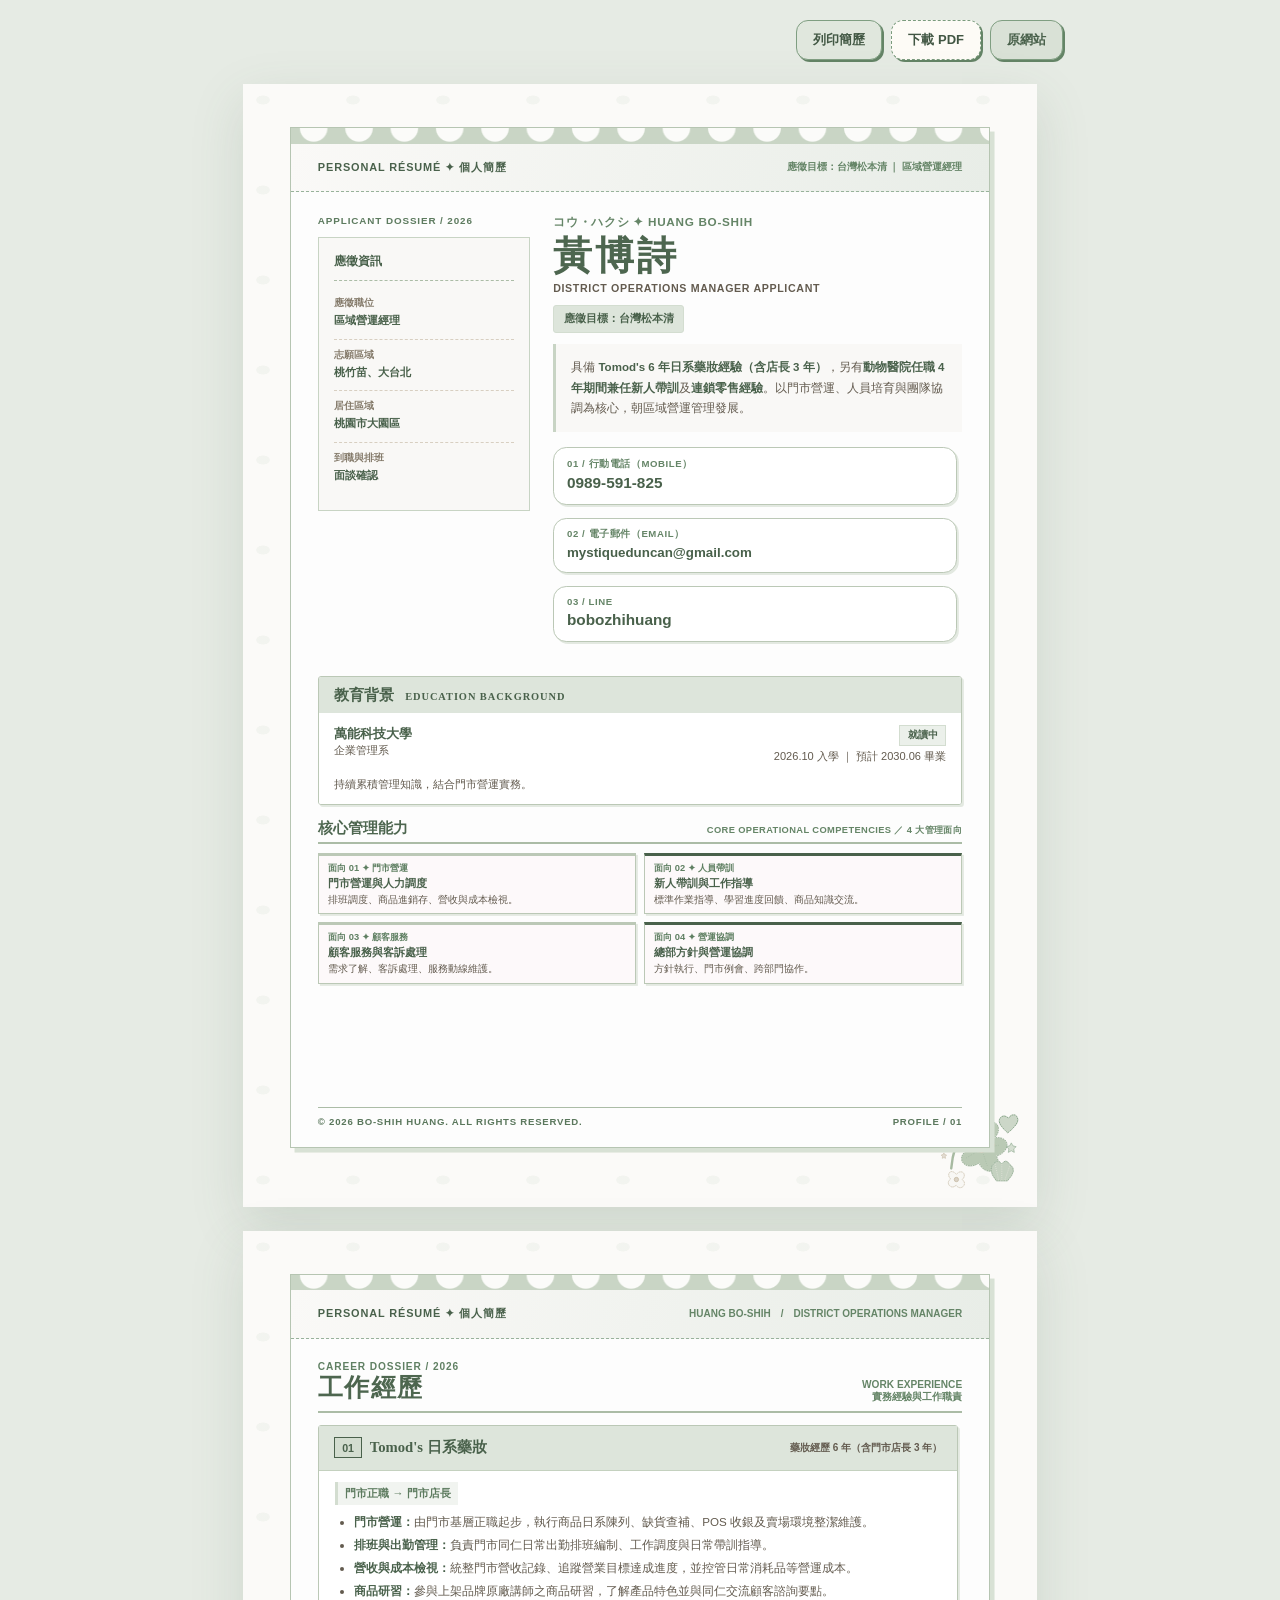
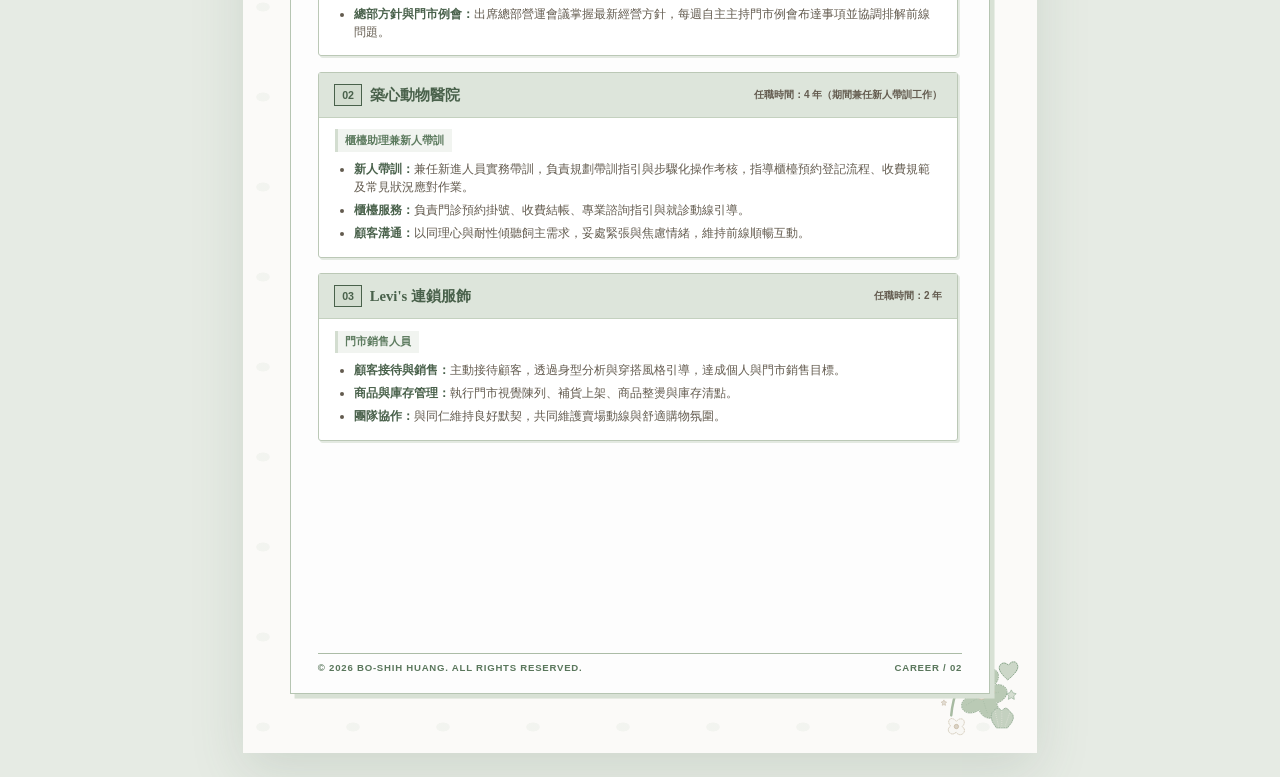
<file: resume.html>
<!DOCTYPE html>
<html lang="zh-Hant"><head>
  <meta name="robots" content="noindex,follow"><meta charset="UTF-8"><link rel="icon" href="favicon.ico" type="image/x-icon"><meta name="viewport" content="width=device-width, initial-scale=1.0"><title>黃博詩｜A4 個人簡歷</title>
<style>
:root{--mk-yellow:#c8d4c4;--mk-yellow-light:#ebf0ea;--mk-navy:#4c654e;--mk-navy-soft:#698c6c;--mk-red:#668869;--paper-bg:#f5f7f4;--paper-card:#FFF;--paper-subtle:#eef2ec;--ink-primary:#433e36;--ink-secondary:#5e564b;--ink-muted:#847a6a;--hairline:#d7e0d4}
*{box-sizing:border-box}html{background:#e4eae2}body{margin:0;color:var(--ink-primary);font-family:'Noto Sans CJK TC','Noto Sans TC',sans-serif;-webkit-font-smoothing:antialiased}
.screen-control{max-width:870px;margin:20px auto 16px;padding:0 12px;display:flex;gap:12px;align-items:center;justify-content:space-between;color:var(--mk-navy);font-size:14px;flex-wrap:wrap}.screen-control{justify-content:flex-end}.screen-control strong{font-weight:900}.screen-control small{font-size:12px;color:#555}.btn{display:inline-flex;align-items:center;padding:8px 14px;text-decoration:none;border:1px solid #b6c4b1;border-radius:3px;background:var(--mk-yellow);color:var(--mk-navy);box-shadow:2px 2px 0 var(--mk-navy);font-weight:800;font-size:13px;cursor:pointer}.btn.secondary{background:white;margin-left:8px}
.paper{width:210mm;height:297mm;position:relative;margin:24px auto;padding:11.5mm 12.5mm 14mm;background:#fff;box-shadow:0 18px 50px rgba(76,101,78,.15);overflow:hidden;page-break-after:always;break-after:page}
.paper:last-of-type{page-break-after:auto;break-after:auto}
.dossier{position:relative;border:1.3px solid #9cb49e;background:#fff;box-shadow:1.2mm 1.2mm 0 #c4d1bf;height:270mm;overflow:hidden}
.barcode-stripe{height:4mm;background:repeating-linear-gradient(90deg,#c8d4c4 0,#c8d4c4 15mm,#eef2ec 15mm,#eef2ec 29mm)}
.dossier-header{padding:4.3mm 7mm;border-bottom:1px solid var(--hairline);background:#FDF9FA;display:flex;align-items:center;justify-content:space-between;gap:7mm}
.dossier-header .left{font-family:'Noto Sans CJK TC',sans-serif;font-size:8.2pt;font-weight:900;letter-spacing:.08em;color:var(--mk-navy)}
.dossier-header .right{font-size:7.5pt;font-weight:700;color:var(--mk-navy-soft);text-align:right;line-height:1.45}
.dossier-body{padding:6mm 7mm 0}
.dossier-label{color:var(--mk-red);font-size:7.4pt;letter-spacing:.09em;font-weight:900}
.contact-layout{display:grid;grid-template-columns: 33% 1fr;gap:6mm;align-items:start}
.spec-panel{padding:4mm 4mm 4.5mm;background:var(--paper-subtle);border:1px solid var(--hairline);margin-top:3mm}
.spec-heading{font-size:9pt;font-weight:900;color:var(--mk-navy);padding-bottom:2.5mm;margin-bottom:2mm;border-bottom:1px dashed #b8b7b4}
.spec-item{padding:2.35mm 0;border-bottom:1px dashed #d8cfc1}
.spec-item:last-child{border-bottom:0}
.spec-item .k{display:block;font-size:7.2pt;color:var(--ink-muted);font-weight:600;margin-bottom:.6mm}
.spec-item .v{display:block;color:var(--mk-navy);font-weight:800;font-size:8.5pt;line-height:1.55;overflow-wrap:anywhere}
.name-label{font-size:8.8pt;color:var(--mk-navy-soft);font-weight:800;letter-spacing:.06em;margin-bottom:1mm}
.name-heading{font-size:29pt;line-height:1.16;margin:0;color:var(--mk-navy);font-family:'Noto Serif CJK TC','Noto Serif TC',serif;font-weight:900;letter-spacing:.075em}
.name-english{font-size:8pt;font-weight:800;letter-spacing:.06em;color:var(--ink-secondary);margin:1mm 0 3mm}
.position-pill{display:inline-block;color:var(--mk-navy);background:var(--mk-yellow-light);border:1px solid var(--mk-yellow);padding:1.5mm 2.5mm;border-radius:3px;font-size:8.1pt;font-weight:800;margin-bottom:3mm}
.lead{padding:3.5mm 4mm;border-left:3px solid var(--mk-yellow);background:#FFFBFC;font-size:8.65pt;line-height:1.77;color:var(--ink-secondary);margin:0 0 4mm}
.lead strong{color:var(--mk-navy)}
.method{border:1px solid #b6c4b1;background:#fff;padding:2.6mm 3.4mm;margin:0 1.3mm 3.4mm 0;box-shadow:0.8mm 0.8mm 0 #c4d1bf;border-radius:3px;break-inside:avoid}
.method-label{font-size:7.2pt;color:var(--mk-navy-soft);letter-spacing:.06em;font-weight:900;margin-bottom:.3mm}
.method-value{color:var(--mk-navy);font-size:11.5pt;font-weight:900;line-height:1.45;overflow-wrap:anywhere}
.method-value.email{font-size:10pt}
.education-profile{margin:5.8mm 0 0;border:1px solid #b6c4b1;box-shadow:0.8mm 0.8mm 0 #c4d1bf;border-radius:3px;overflow:hidden;break-inside:avoid}
.edu-head{background:var(--mk-yellow);color:var(--mk-navy);font-family:'Noto Serif CJK TC','Noto Serif TC',serif;font-weight:900;font-size:11pt;padding:2.2mm 4mm}
.edu-content{padding:3mm 4mm;background:white;display:flex;justify-content:space-between;gap:7mm;align-items:flex-start}
.edu-content strong{color:var(--mk-navy);font-size:10pt}
.edu-content .sub{font-size:8.3pt;color:var(--ink-secondary)}
.edu-content .tag{display:inline-block;background:#ebf0ea;border:1px solid var(--mk-yellow);font-size:7.7pt;font-weight:800;color:var(--mk-navy);padding:.6mm 2mm;white-space:nowrap}
.edu-note{padding:0 4mm 3mm;background:#fff;color:var(--ink-secondary);font-size:8.15pt;line-height:1.6}
.page-foot{position:absolute;bottom:5.4mm;left:7mm;right:7mm;border-top:1px solid var(--hairline);display:flex;justify-content:space-between;align-items:center;color:var(--mk-navy-soft);font-weight:800;letter-spacing:.08em;font-size:7.2pt;padding-top:2mm}
/* second page */
.work-title{display:flex;justify-content:space-between;align-items:end;gap:5mm;margin-bottom:3mm;padding-bottom:2mm;border-bottom:2px solid #aabba4}
.work-title h2{margin:0;color:var(--mk-navy);font-family:'Noto Serif CJK TC','Noto Serif TC',serif;font-size:19pt;line-height:1.24;letter-spacing:.06em}
.work-title .eng{color:var(--mk-red);font-size:7.6pt;letter-spacing:.09em;font-weight:900}
.work-title .note{color:var(--mk-navy-soft);font-size:7.6pt;font-weight:800;text-align:right}
.job{border:1px solid #b6c4b1;background:#fff;border-radius:3px;margin:0 1mm 4.1mm 0;box-shadow:0.8mm 0.8mm 0 #c4d1bf;break-inside:avoid}
.job-top{display:grid;grid-template-columns:minmax(0,1fr) auto;align-items:center;gap:3mm;padding:3mm 4mm;border-bottom:1px solid var(--hairline);background:#FDF9FA}
.job-title{display:flex;align-items:center;gap:2mm;min-width:0;color:var(--mk-navy);font-family:'Noto Serif CJK TC','Noto Serif TC',serif;font-weight:900;font-size:11pt;white-space:nowrap}
.job-number{background:var(--mk-yellow);color:var(--mk-navy);font-family:'Noto Sans CJK TC',sans-serif;font-size:8pt;padding:1mm 1.9mm;border:1px solid var(--mk-navy);font-weight:900}
.job-years{color:var(--ink-secondary);font-size:7.5pt;font-weight:700;text-align:right;white-space:nowrap}
.job-inner{padding:3mm 4.2mm 3.2mm}
.job-role{display:inline-block;background:var(--mk-yellow-light);border-left:3px solid var(--mk-yellow);color:var(--mk-navy);font-weight:900;font-size:8.4pt;padding:1mm 2mm;margin:0 0 1.4mm}
.job ul{margin:0;padding-left:5.2mm;font-size:8.7pt;line-height:1.54;color:var(--ink-secondary)}
.job li{padding:.7mm 0;break-inside:avoid}
.job li strong{color:var(--mk-navy)}
.summary-note{background:var(--paper-subtle);border-left:3px solid var(--mk-yellow);padding:2.7mm 3.5mm;color:var(--mk-navy);font-size:8.4pt;line-height:1.58;margin-top:3mm}
/* The 4 compact competency entries are from the existing homepage and keep the final third of page 1 useful. */
.skills{margin-top:3.6mm}
.skills-title{border-bottom:2px solid #aabba4;padding-bottom:1mm;margin-bottom:2.4mm;display:flex;align-items:baseline;justify-content:space-between;gap:5mm}
.skills-title h2{font-family:'Noto Serif CJK TC','Noto Serif TC',serif;font-weight:900;color:var(--mk-navy);font-size:11pt;margin:0}
.skills-title small{font-size:7pt;color:var(--mk-navy-soft);font-weight:900;letter-spacing:.04em}
.skills-grid{display:grid;grid-template-columns:1fr 1fr;gap:2mm}
.skill{border:1px solid var(--hairline);background:#FDF9FA;padding:1.6mm 2.5mm;border-top:1mm solid var(--mk-yellow);break-inside:avoid}
.skill:nth-child(2),.skill:nth-child(4){border-top-color:var(--mk-navy)}
.skill .k{font-size:7pt;font-weight:900;color:var(--mk-red);line-height:1.35}
.skill .t{font-family:'Noto Serif CJK TC','Noto Serif TC',serif;color:var(--mk-navy);font-size:8.4pt;font-weight:900;margin:.5mm 0}
.skill .d{font-size:7.7pt;line-height:1.39;color:var(--ink-secondary)}
.print-tag{display:inline-block;background:#4c654e;color:#c8d4c4;font-size:7.6pt;font-weight:900;letter-spacing:.07em;padding:1.1mm 2.5mm}
@media screen and (max-width:850px){.paper{transform-origin:top center;zoom:.82;margin:15px auto}.screen-control{max-width:680px}}
@media screen and (max-width:690px){.paper{zoom:.64}.screen-control{max-width:540px}}
@media screen and (max-width:500px){.paper{zoom:.43}.screen-control{max-width:390px;line-height:1.6}}
@page {size:A4 portrait;margin:0}
@media print { html,body{background:white;margin:0;padding:0}.screen-control{display:none!important}.paper{width:210mm;height:297mm;box-shadow:none;margin:0;zoom:1;page-break-after:always;break-after:page} .paper:last-of-type{page-break-after:auto;break-after:auto} .dossier{box-shadow:1.2mm 1.2mm 0 #c4d1bf} *{-webkit-print-color-adjust:exact;print-color-adjust:exact} }

/* Soft tropical embroidery edition: same stationery as six web views. */
:root {
  --mk-yellow:#d3ddd0;
  --mk-yellow-light:#f1f4f0;
  --mk-navy:#49614b;
  --mk-navy-soft:#658567;
  --mk-red:#608063;
  --paper-bg:#fbfaf8;
  --paper-subtle:#ebf0ea;
  --ink-primary:#3e5340;
  --ink-secondary:#635b4f;
  --hairline:#c4d1bf;
}
html { background:#e6ebe4; }
.paper {
  background-color:#fbfaf8;
  background-image:
    url("assets/island-stitched-flora.svg"),
    radial-gradient(ellipse 9px 6px at 20px 16px,rgba(169,186,163,.10) 70%,transparent 80%);
  background-position:right 3mm bottom 3mm,0 0;
  background-size:23mm auto,90px 90px;
  background-repeat:no-repeat,repeat;
}
.dossier {
  border:1.3px solid #b6c5b2;
  background:#fdfdfd;
  box-shadow:1.2mm 1.2mm 0 #d8e1d5;
}
.barcode-stripe {
  height:4mm;
  background:radial-gradient(circle at 50% 0,#fbfbf9 3.5mm,transparent 3.8mm) 0 0/12mm 4mm repeat-x,#c9d5c5;
}
.dossier-header {
  background:linear-gradient(105deg,#faf9f7,#e8ede7);
  border-bottom:1px dashed #98b29b;
}
.name-heading,.work-title h2,.skills-title h2 { color:#4d664f; }
.dossier-label,.job-role { color:#5d7b5f; }
.spec-panel,.lead,.summary-note {
  background:#f9f8f6;
  border-color:#c8d4c4;
}
.position-pill,.edu-head,.job-top { background:#dde5db; }
.method,.education-profile,.skill,.job {
  border-color:#bbc8b6;
  box-shadow:0.5mm 0.5mm 0 #e3e9e1;
}
.method { border-radius:3.5mm; }
.spec-heading,.skills-title,.work-title,.page-foot {
  border-color:#abbca6;
}
.page-foot { color:#5a775c; }
.screen-control .btn { background:#d9e1d6;border-color:#7f9e81;box-shadow:2px 2px 0 #648466; }
.screen-control__actions { display:flex; flex-wrap:wrap; align-items:center; justify-content:flex-end; gap:9px; }
.screen-control__actions .btn { margin:0; min-height:40px; padding:9px 16px; border-radius:12px; }
.screen-control__actions .btn-print { background:#e0e7dd; color:#425844; }
.screen-control__actions .btn-download { background:#fdfbf6; color:#415643; border:1.5px dashed #7a9b7d; }
.screen-control__actions .btn:is(:hover,:focus-visible) { background:#d1dbcd; color:#364838; }
.screen-control__actions .btn:focus-visible { outline:3px solid #4b634d; outline-offset:3px; }
@media screen and (max-width:500px) {
  .screen-control__actions { justify-content:center; width:100%; gap:7px; }
  .screen-control__actions .btn { padding:9px 12px; font-size:13px; }
}

@media print {
  html,body { background:#fff !important; }
  .paper { background-color:#fbfaf8 !important; }
  .dossier { background-color:#fdfdfd !important; }
  .barcode-stripe { background-color:#c9d5c5 !important; }
  *,*::before,*::after { -webkit-print-color-adjust:exact;print-color-adjust:exact; }
}

/* Print safety: allow content to flow rather than silently clipping it.
   Each job/education/skill remains intact when the browser paginates A4. */
@media print {
  @page { size: A4 portrait; margin: 10mm; }
  html,body { width:auto; height:auto; overflow:visible !important; }
  .paper {
    width:auto; height:auto; min-height:0; margin:0; padding:0;
    overflow:visible !important; position:static; box-shadow:none;
    break-after:page; page-break-after:always;
  }
  .paper:last-of-type { break-after:auto; page-break-after:auto; }
  .dossier { height:auto; min-height:0; overflow:visible !important; }
  .dossier-body { padding-bottom:5mm; }
  .page-foot { position:static; margin:5mm 7mm 0; }
  .contact-layout,.education-profile,.skills,.skill,.job,.job-top,.job-inner,
  .method,.lead,.spec-panel,.skills-title,.work-title {
    break-inside:avoid; page-break-inside:avoid;
  }
  .job li { break-inside:avoid; page-break-inside:avoid; }
}
</style></head><body>
<div class="screen-control"><div class="screen-control__actions"><button type="button" class="btn btn-print" onclick="window.print()">列印簡歷</button><a href="resume.pdf" class="btn btn-download" download="黃博詩_個人簡歷.pdf">下載 PDF</a><a href="https://mystiqueduncan-beep.github.io/-/contact.html" class="btn secondary">原網站</a></div></div>
<section class="paper"><div class="dossier">
  <div class="barcode-stripe"></div>
  <div class="dossier-header"><div class="left">PERSONAL RÉSUMÉ ✦ 個人簡歷</div><div class="right">應徵目標：台灣松本清 ｜ 區域營運經理</div></div>
  <div class="dossier-body">
    <div class="contact-layout">
      <aside>
        <div class="dossier-label">APPLICANT DOSSIER / 2026</div>
        <div class="spec-panel">
          <div class="spec-heading">應徵資訊</div>
          <div class="spec-item"><span class="k">應徵職位</span><span class="v">區域營運經理</span></div>
          <div class="spec-item"><span class="k">志願區域</span><span class="v">桃竹苗、大台北</span></div>



          <div class="spec-item"><span class="k">居住區域</span><span class="v">桃園市大園區</span></div>
          <div class="spec-item"><span class="k">到職與排班</span><span class="v">面談確認</span></div>
        </div>
      </aside>
      <section>
        <div class="name-label">コウ・ハクシ ✦ HUANG BO-SHIH</div>
        <h1 class="name-heading">黃博詩</h1>
        <div class="name-english">DISTRICT OPERATIONS MANAGER APPLICANT</div>
        <div class="position-pill">應徵目標：台灣松本清</div>
        <p class="lead">具備 <strong>Tomod's 6 年日系藥妝經驗（含店長 3 年）</strong>，另有<strong>動物醫院任職 4 年期間兼任新人帶訓</strong>及<strong>連鎖零售經驗</strong>。以門市營運、人員培育與團隊協調為核心，朝區域營運管理發展。</p>
        <div class="method"><div class="method-label">01 / 行動電話（MOBILE）</div><div class="method-value">0989-591-825</div></div>
        <div class="method"><div class="method-label">02 / 電子郵件（EMAIL）</div><div class="method-value email">mystiqueduncan@gmail.com</div></div>
        <div class="method"><div class="method-label">03 / LINE</div><div class="method-value">bobozhihuang</div></div>
      </section>
    </div>
    <div class="education-profile"><div class="edu-head">教育背景 <span style="font-size:7.8pt;font-weight:700;margin-left:2mm;letter-spacing:.09em">EDUCATION BACKGROUND</span></div>
    <div class="edu-content"><div><strong>萬能科技大學</strong><div class="sub">企業管理系</div></div><div style="text-align:right"><span class="tag">就讀中</span><div class="sub" style="margin-top:1mm">2026.10 入學 ｜ 預計 2030.06 畢業</div></div></div>
    <div class="edu-note">持續累積管理知識，結合門市營運實務。</div></div>
    <section class="skills"><div class="skills-title"><h2>核心管理能力</h2><small>CORE OPERATIONAL COMPETENCIES ／ 4 大管理面向</small></div>
      <div class="skills-grid">
       <div class="skill"><div class="k">面向 01 ✦ 門市營運</div><div class="t">門市營運與人力調度</div><div class="d">排班調度、商品進銷存、營收與成本檢視。</div></div>
       <div class="skill"><div class="k">面向 02 ✦ 人員帶訓</div><div class="t">新人帶訓與工作指導</div><div class="d">標準作業指導、學習進度回饋、商品知識交流。</div></div>
       <div class="skill"><div class="k">面向 03 ✦ 顧客服務</div><div class="t">顧客服務與客訴處理</div><div class="d">需求了解、客訴處理、服務動線維護。</div></div>
       <div class="skill"><div class="k">面向 04 ✦ 營運協調</div><div class="t">總部方針與營運協調</div><div class="d">方針執行、門市例會、跨部門協作。</div></div>
      </div>
    </section>
  </div>
  <div class="page-foot"><span>© 2026 BO-SHIH HUANG. ALL RIGHTS RESERVED.</span><span>PROFILE / 01</span></div>
</div></section>
<section class="paper"><div class="dossier">
  <div class="barcode-stripe"></div>
  <div class="dossier-header"><div class="left">PERSONAL RÉSUMÉ ✦ 個人簡歷</div><div class="right">HUANG BO-SHIH　/　DISTRICT OPERATIONS MANAGER</div></div>
  <div class="dossier-body">
    <div class="work-title"><div><div class="eng">CAREER DOSSIER / 2026</div><h2>工作經歷</h2></div><div class="note">WORK EXPERIENCE<br>實務經驗與工作職責</div></div>
    <article class="job"><div class="job-top"><div class="job-title"><span class="job-number">01</span>Tomod's 日系藥妝</div><div class="job-years">藥妝經歷 6 年（含門市店長 3 年）</div></div>
      <div class="job-inner"><div class="job-role">門市正職 → 門市店長</div><ul>
        <li><strong>門市營運：</strong>由門市基層正職起步，執行商品日系陳列、缺貨查補、POS 收銀及賣場環境整潔維護。</li>
        <li><strong>排班與出勤管理：</strong>負責門市同仁日常出勤排班編制、工作調度與日常帶訓指導。</li>
        <li><strong>營收與成本檢視：</strong>統整門市營收記錄、追蹤營業目標達成進度，並控管日常消耗品等營運成本。</li>
        <li><strong>商品研習：</strong>參與上架品牌原廠講師之商品研習，了解產品特色並與同仁交流顧客諮詢要點。</li>
        <li><strong>總部方針與門市例會：</strong>出席總部營運會議掌握最新經營方針，每週自主主持門市例會布達事項並協調排解前線問題。</li>
      </ul></div></article>
    <article class="job"><div class="job-top"><div class="job-title"><span class="job-number">02</span>築心動物醫院</div><div class="job-years">任職時間：4 年（期間兼任新人帶訓工作）</div></div>
      <div class="job-inner"><div class="job-role">櫃檯助理兼新人帶訓</div><ul>
        <li><strong>新人帶訓：</strong>兼任新進人員實務帶訓，負責規劃帶訓指引與步驟化操作考核，指導櫃檯預約登記流程、收費規範及常見狀況應對作業。</li>
        <li><strong>櫃檯服務：</strong>負責門診預約掛號、收費結帳、專業諮詢指引與就診動線引導。</li>
        <li><strong>顧客溝通：</strong>以同理心與耐性傾聽飼主需求，妥處緊張與焦慮情緒，維持前線順暢互動。</li>
      </ul></div></article>
    <article class="job"><div class="job-top"><div class="job-title"><span class="job-number">03</span>Levi's 連鎖服飾</div><div class="job-years">任職時間：2 年</div></div>
      <div class="job-inner"><div class="job-role">門市銷售人員</div><ul>
        <li><strong>顧客接待與銷售：</strong>主動接待顧客，透過身型分析與穿搭風格引導，達成個人與門市銷售目標。</li>
        <li><strong>商品與庫存管理：</strong>執行門市視覺陳列、補貨上架、商品整燙與庫存清點。</li>
        <li><strong>團隊協作：</strong>與同仁維持良好默契，共同維護賣場動線與舒適購物氛圍。</li>
      </ul></div></article>
  </div>
  <div class="page-foot"><span>© 2026 BO-SHIH HUANG. ALL RIGHTS RESERVED.</span><span>CAREER / 02</span></div>
</div></section>
</body></html>
</file>
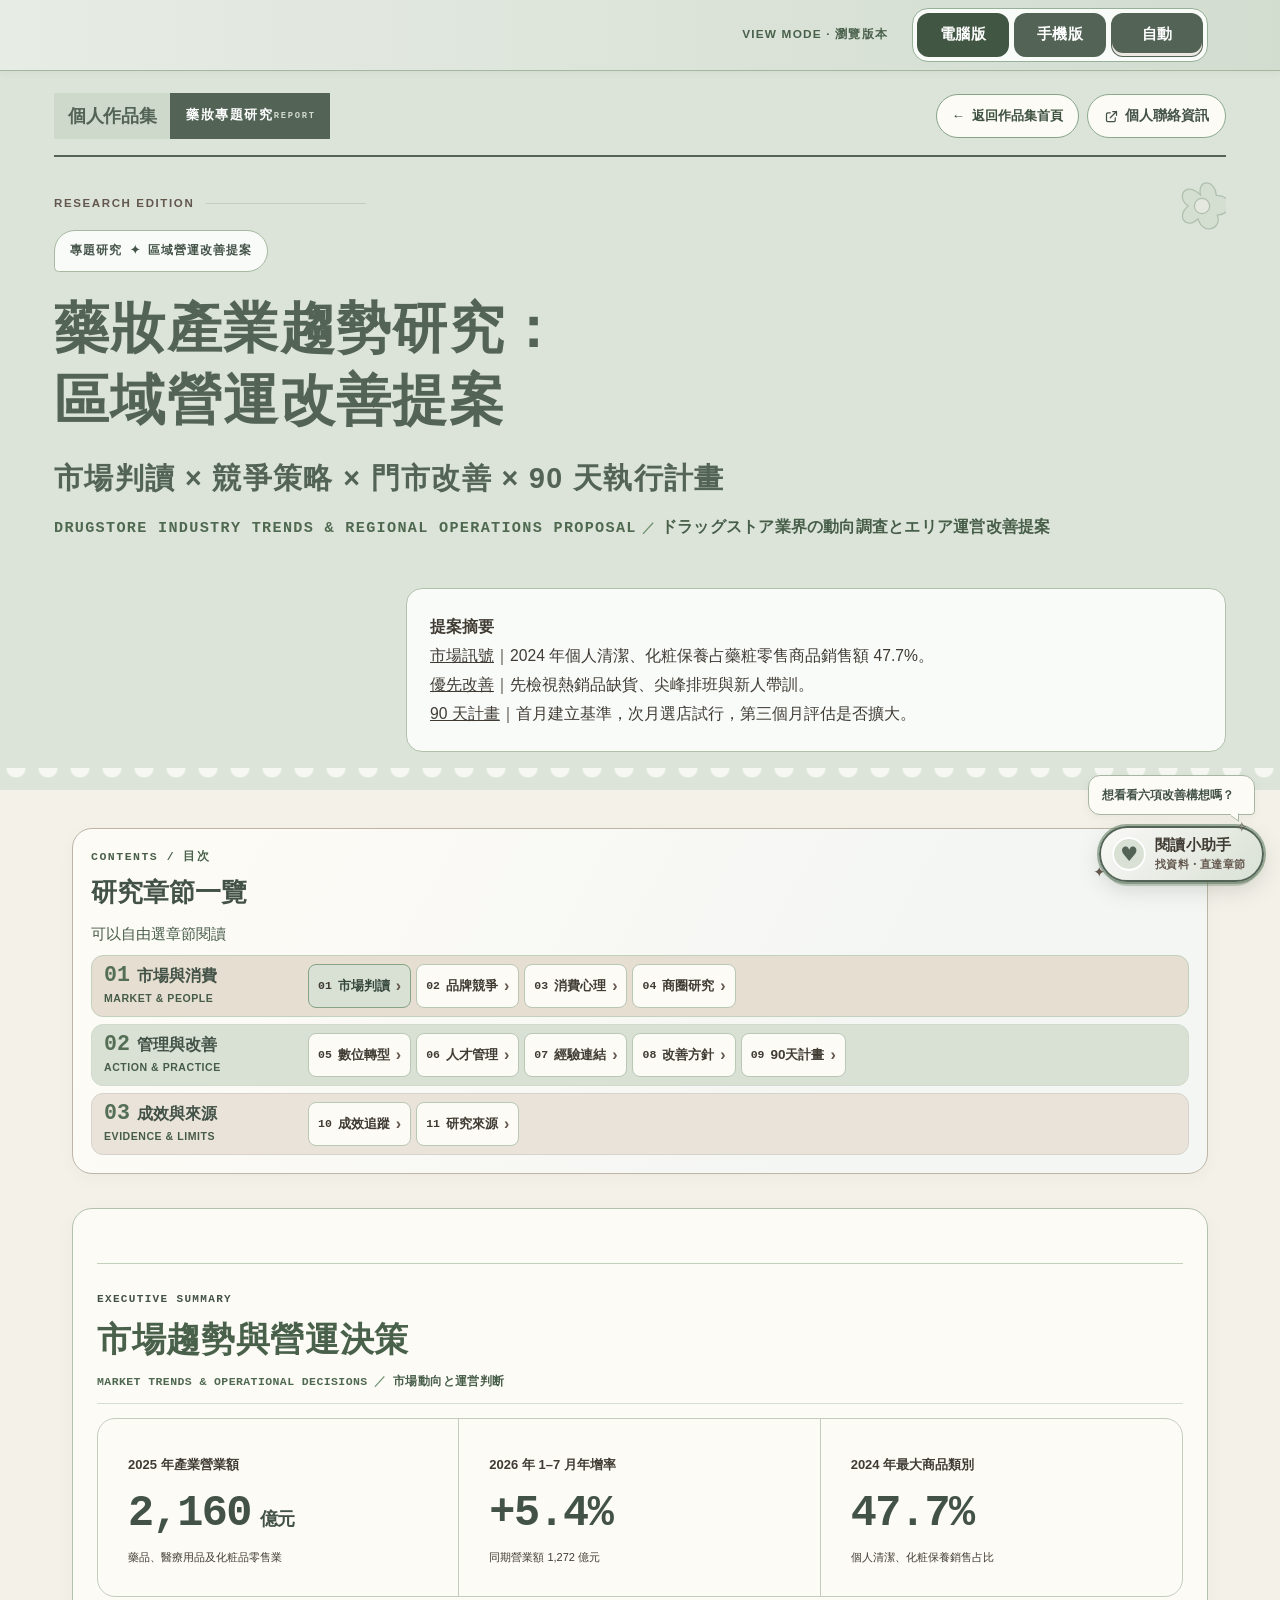
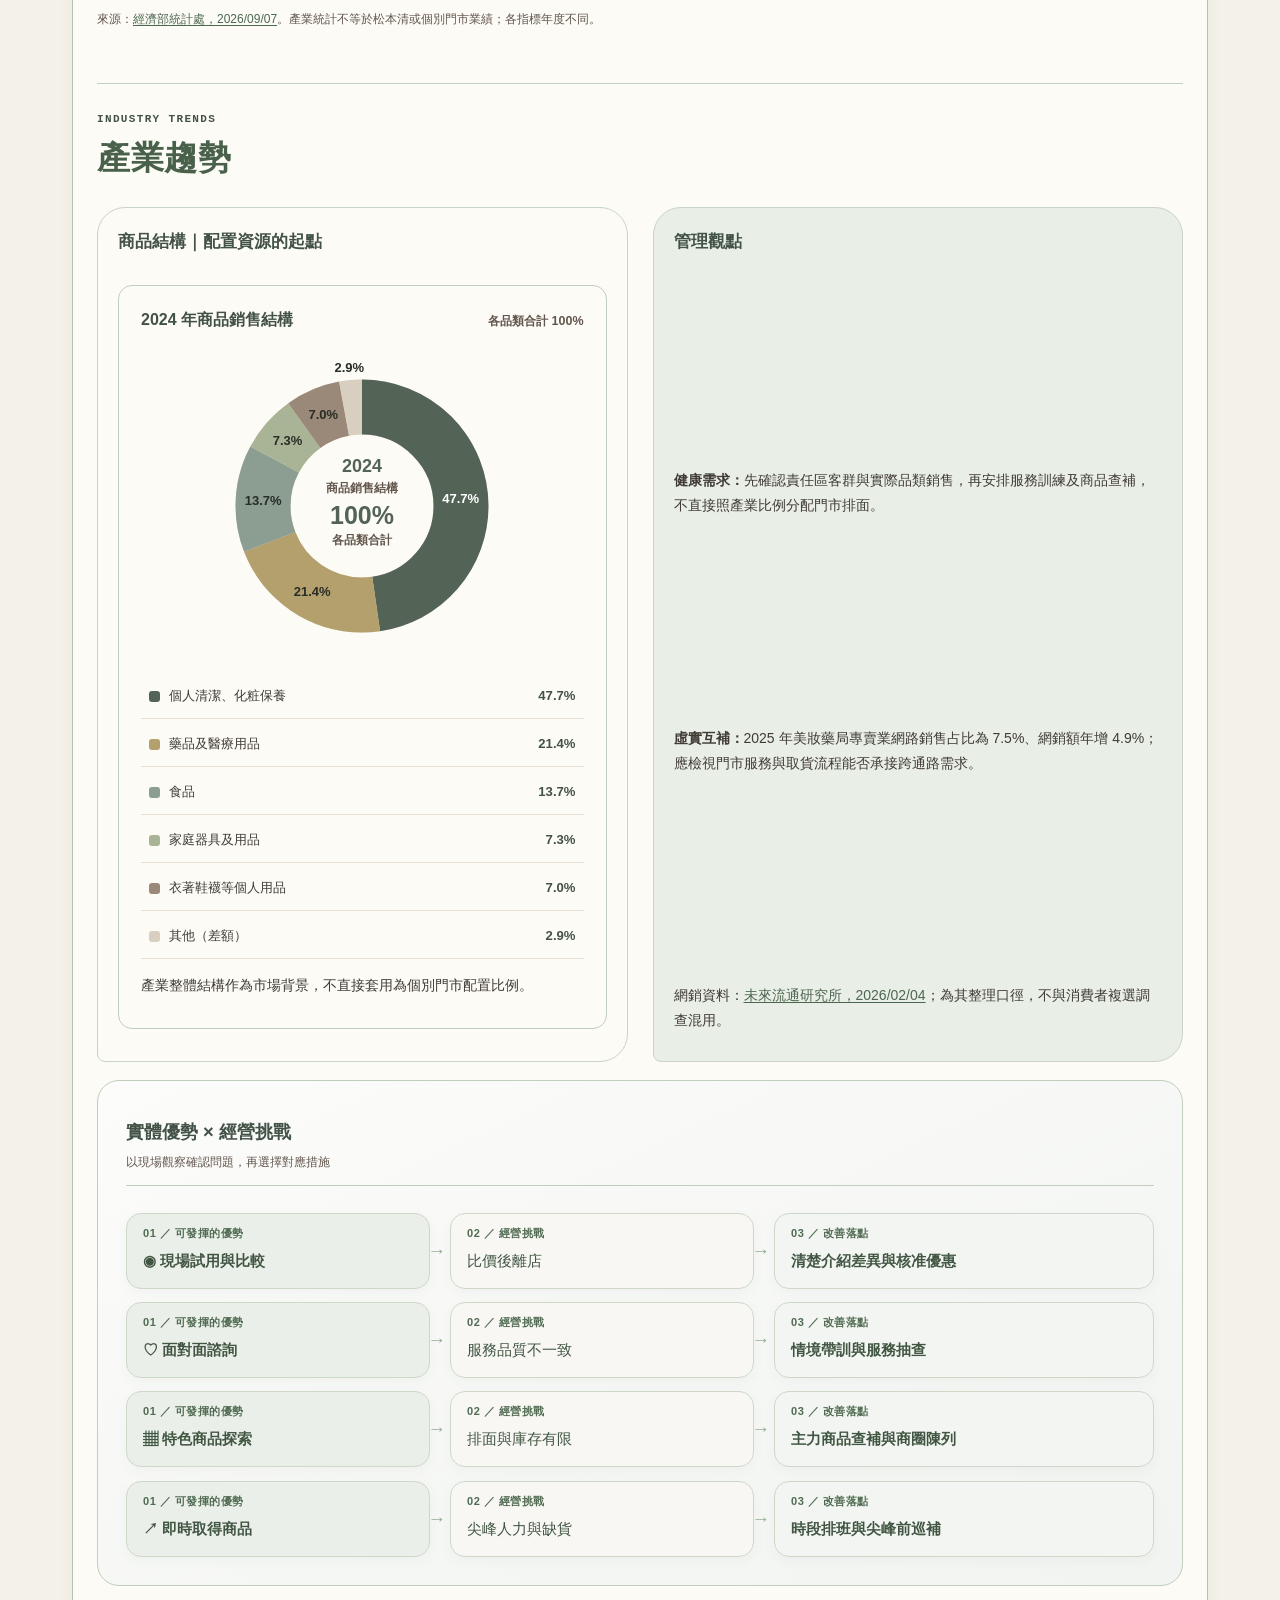
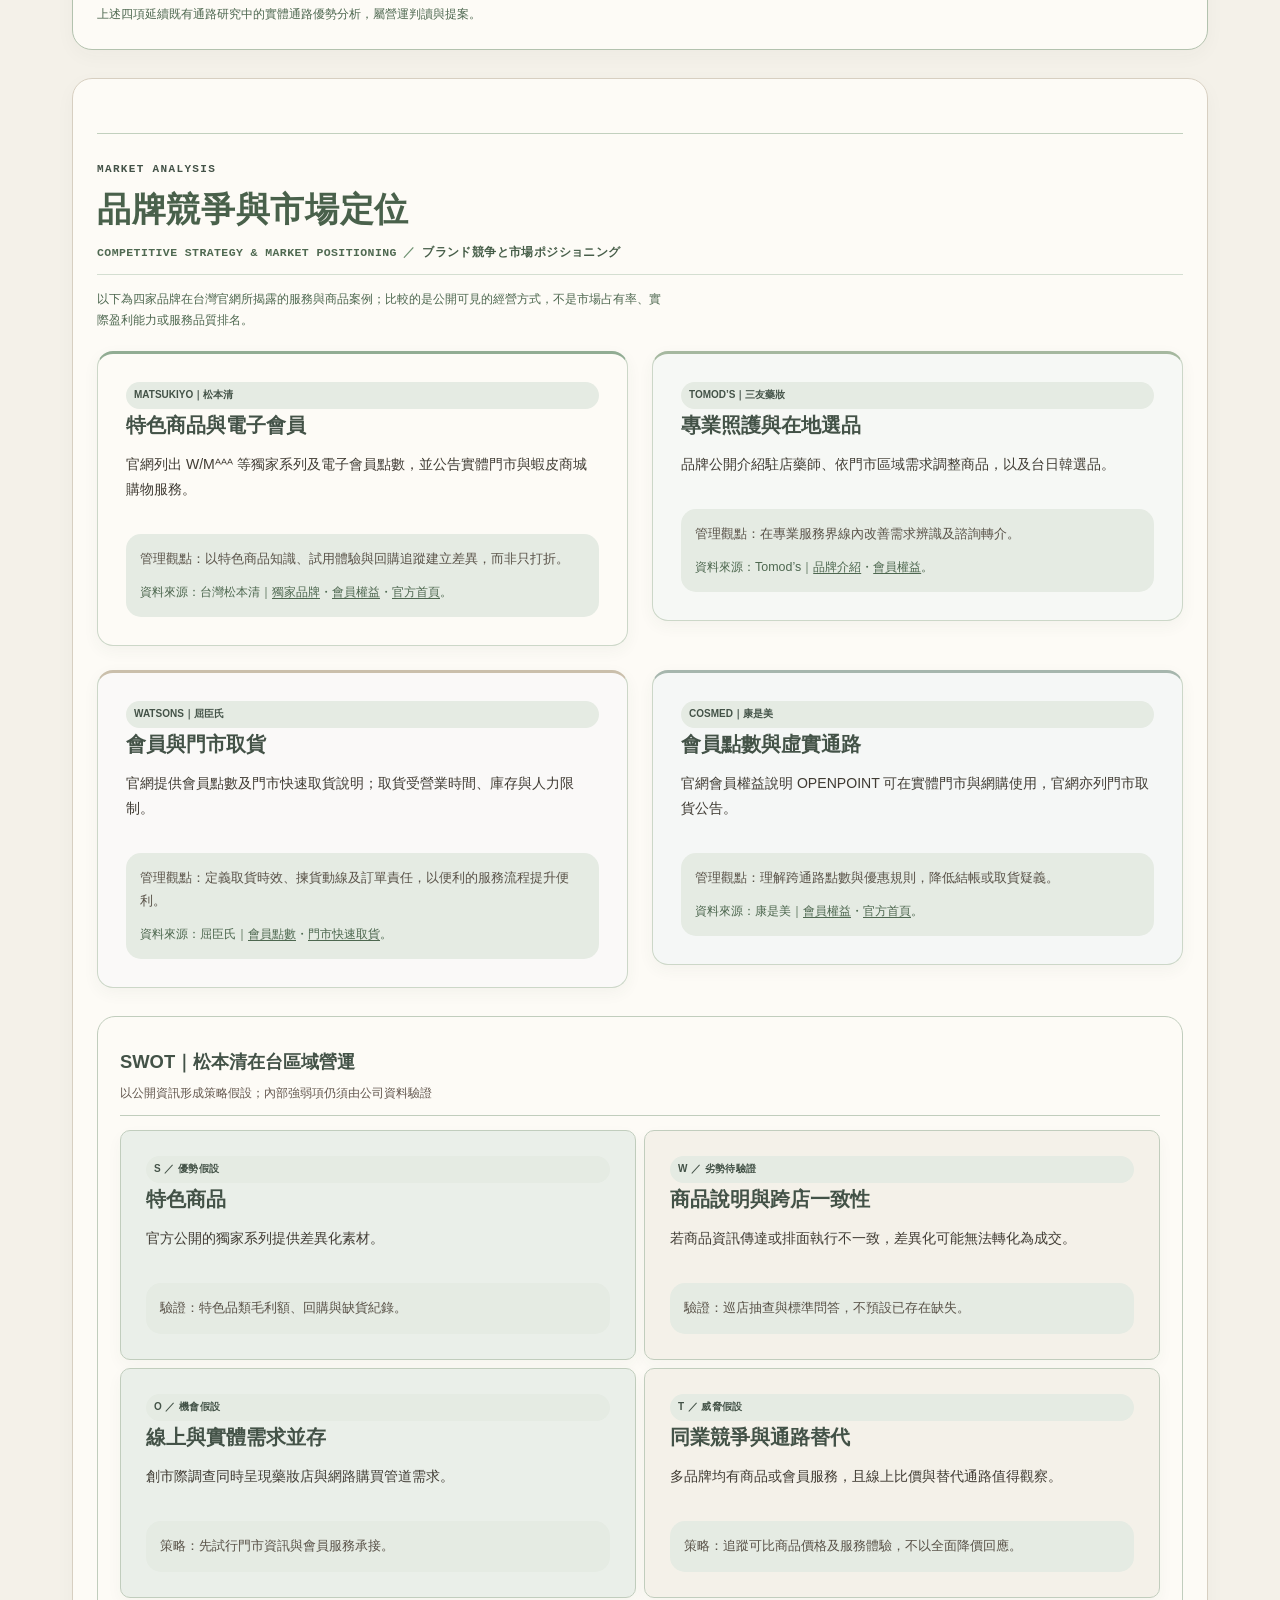
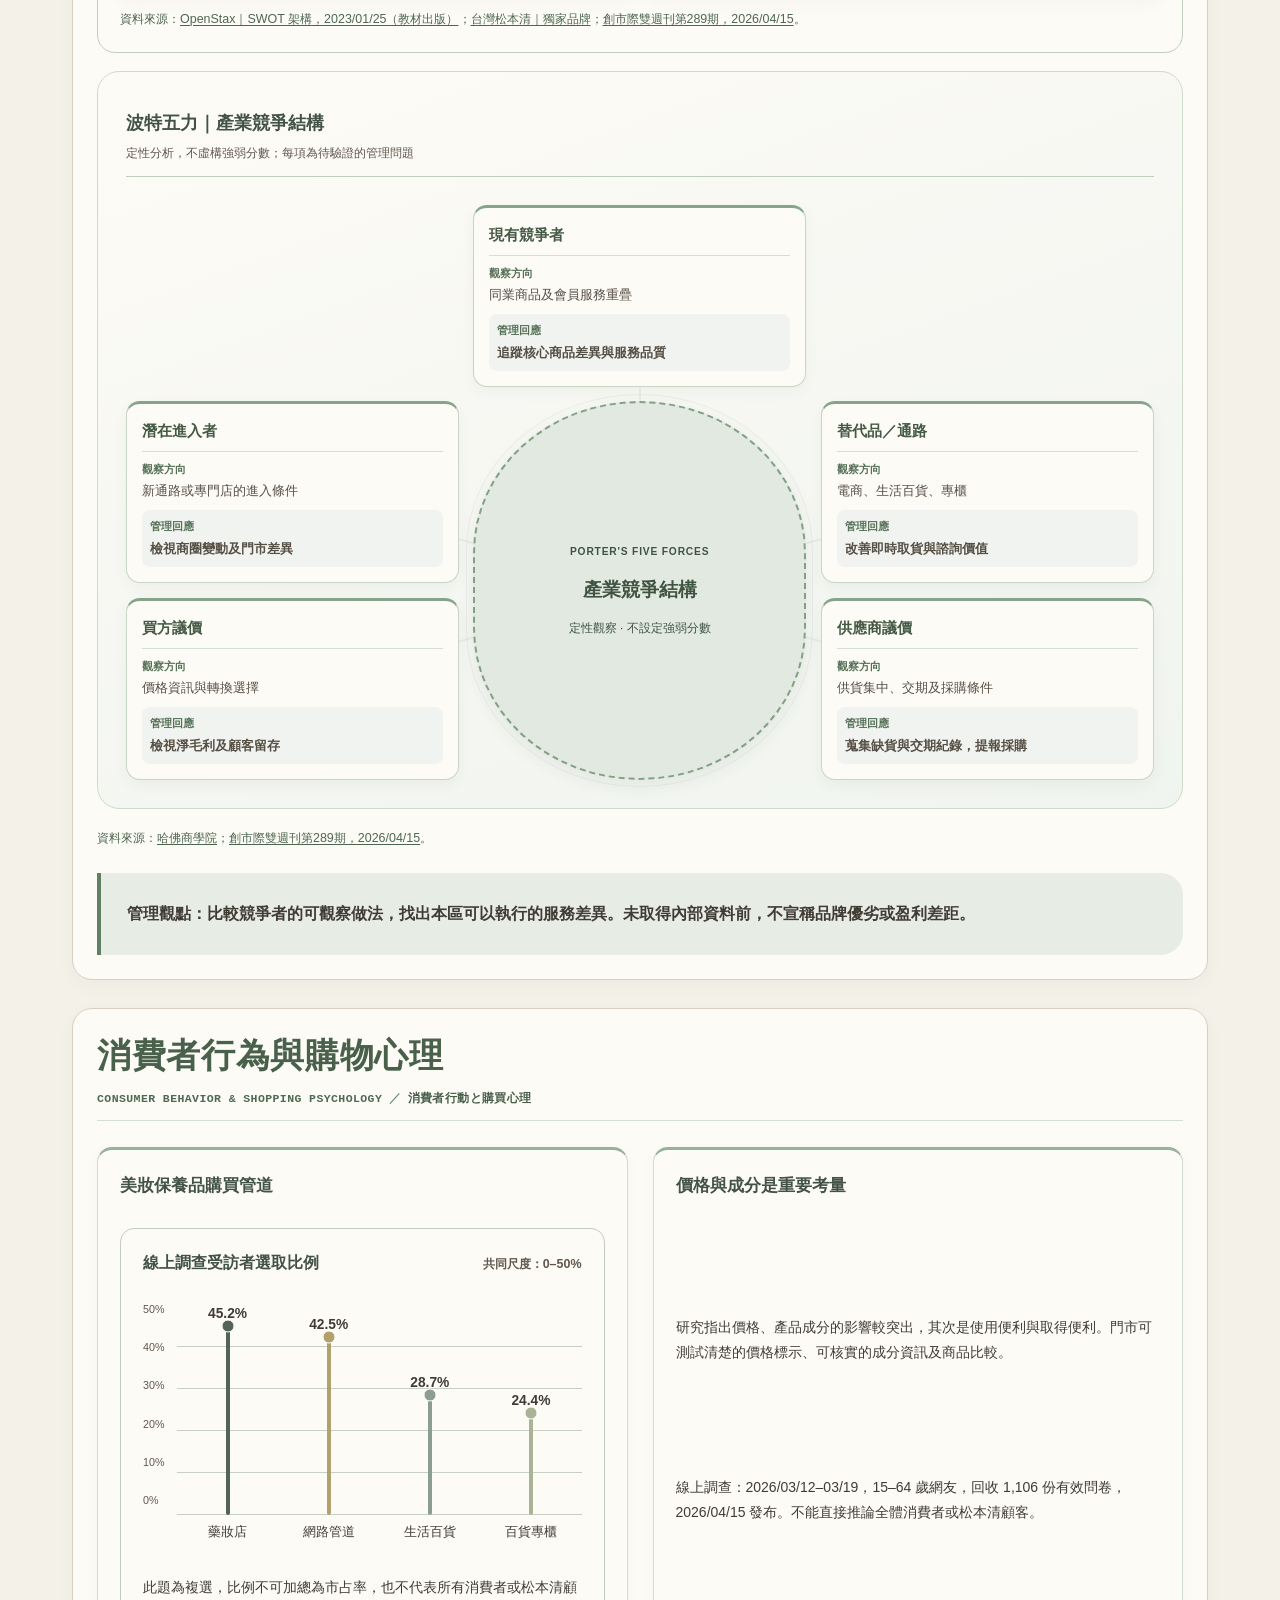
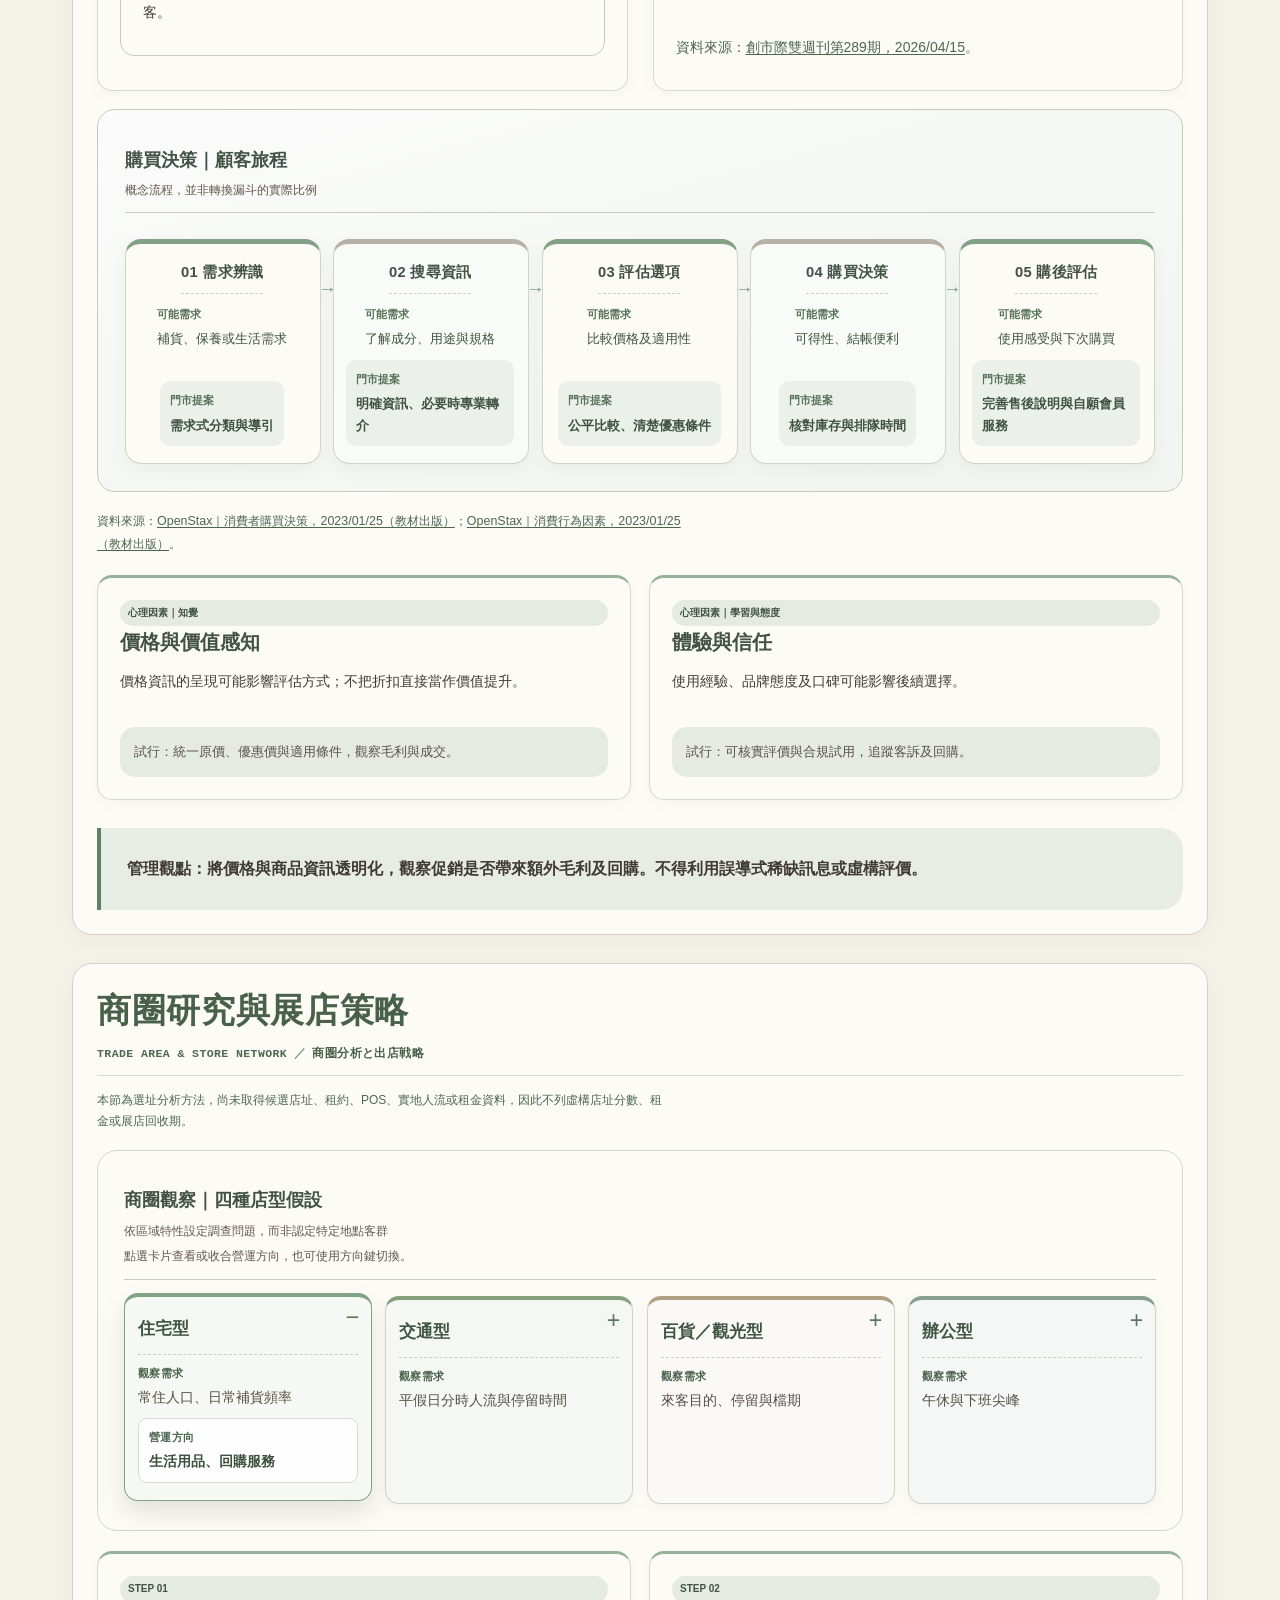
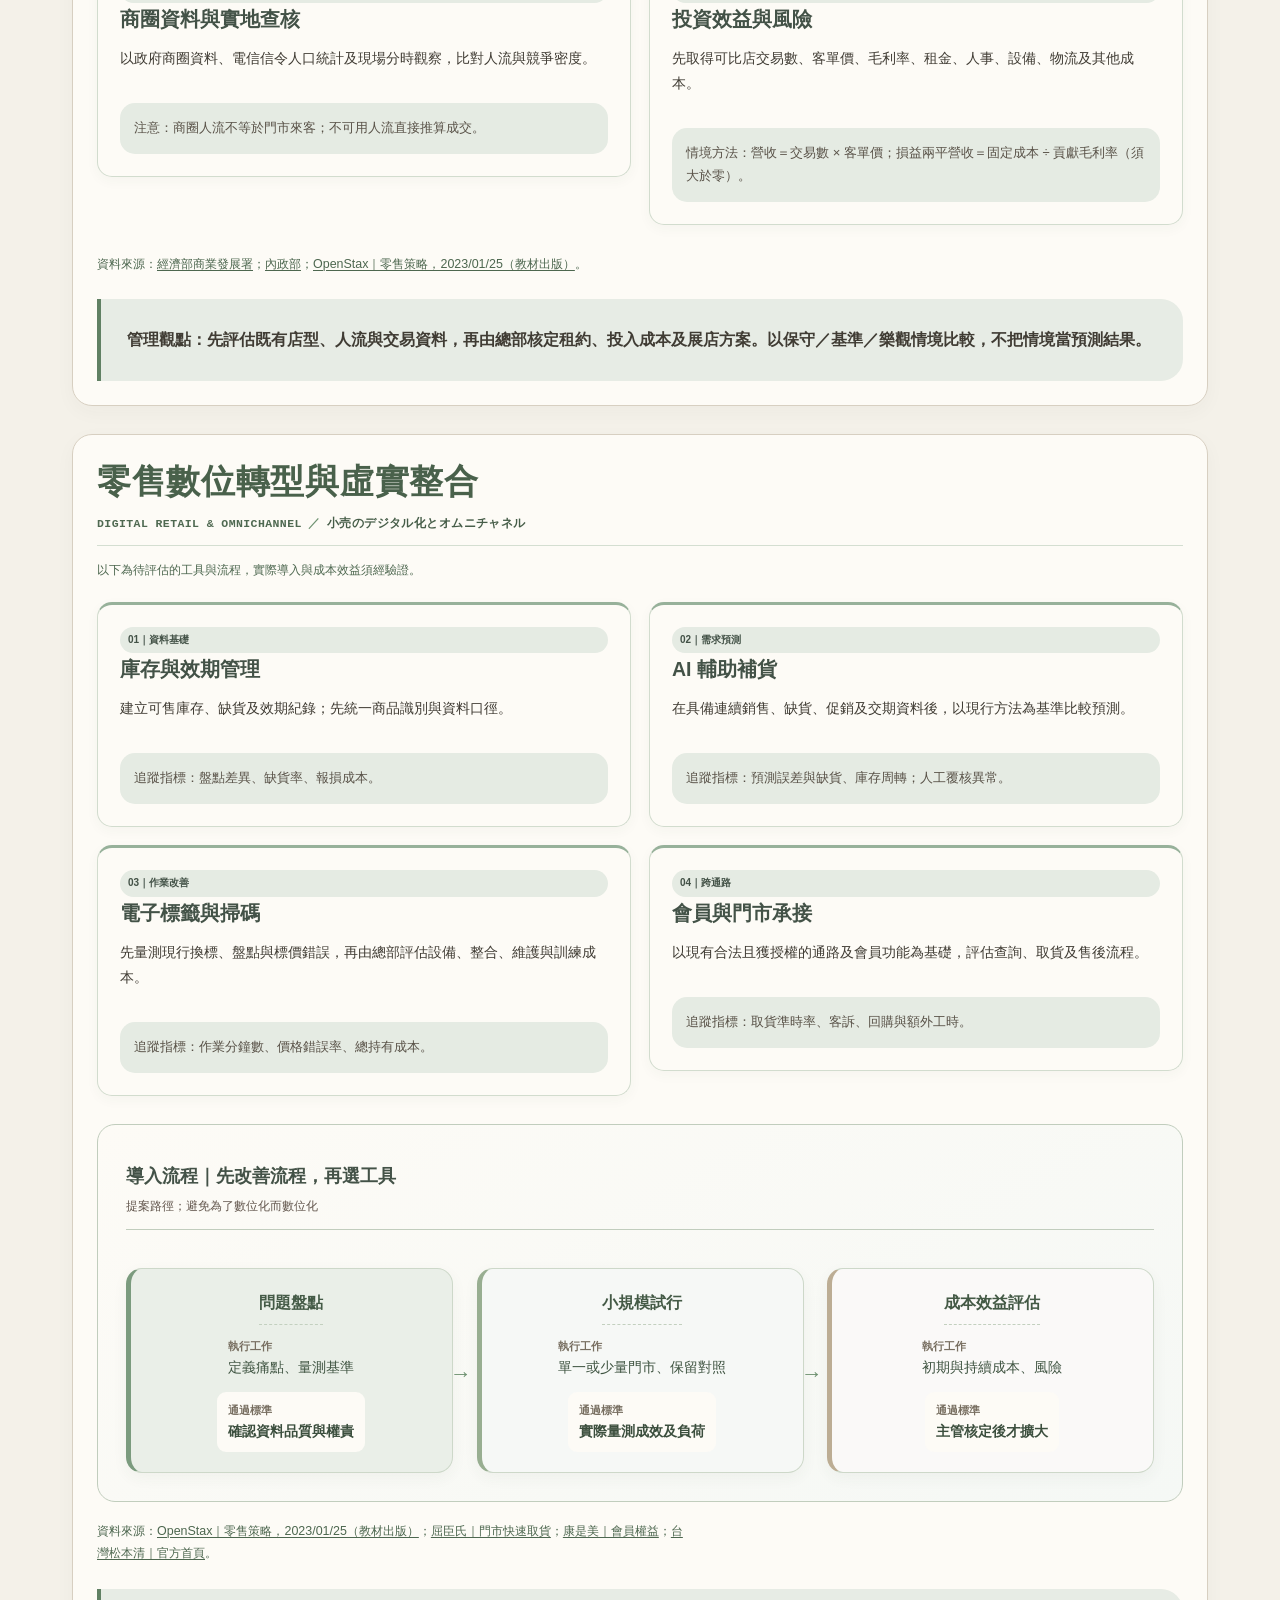
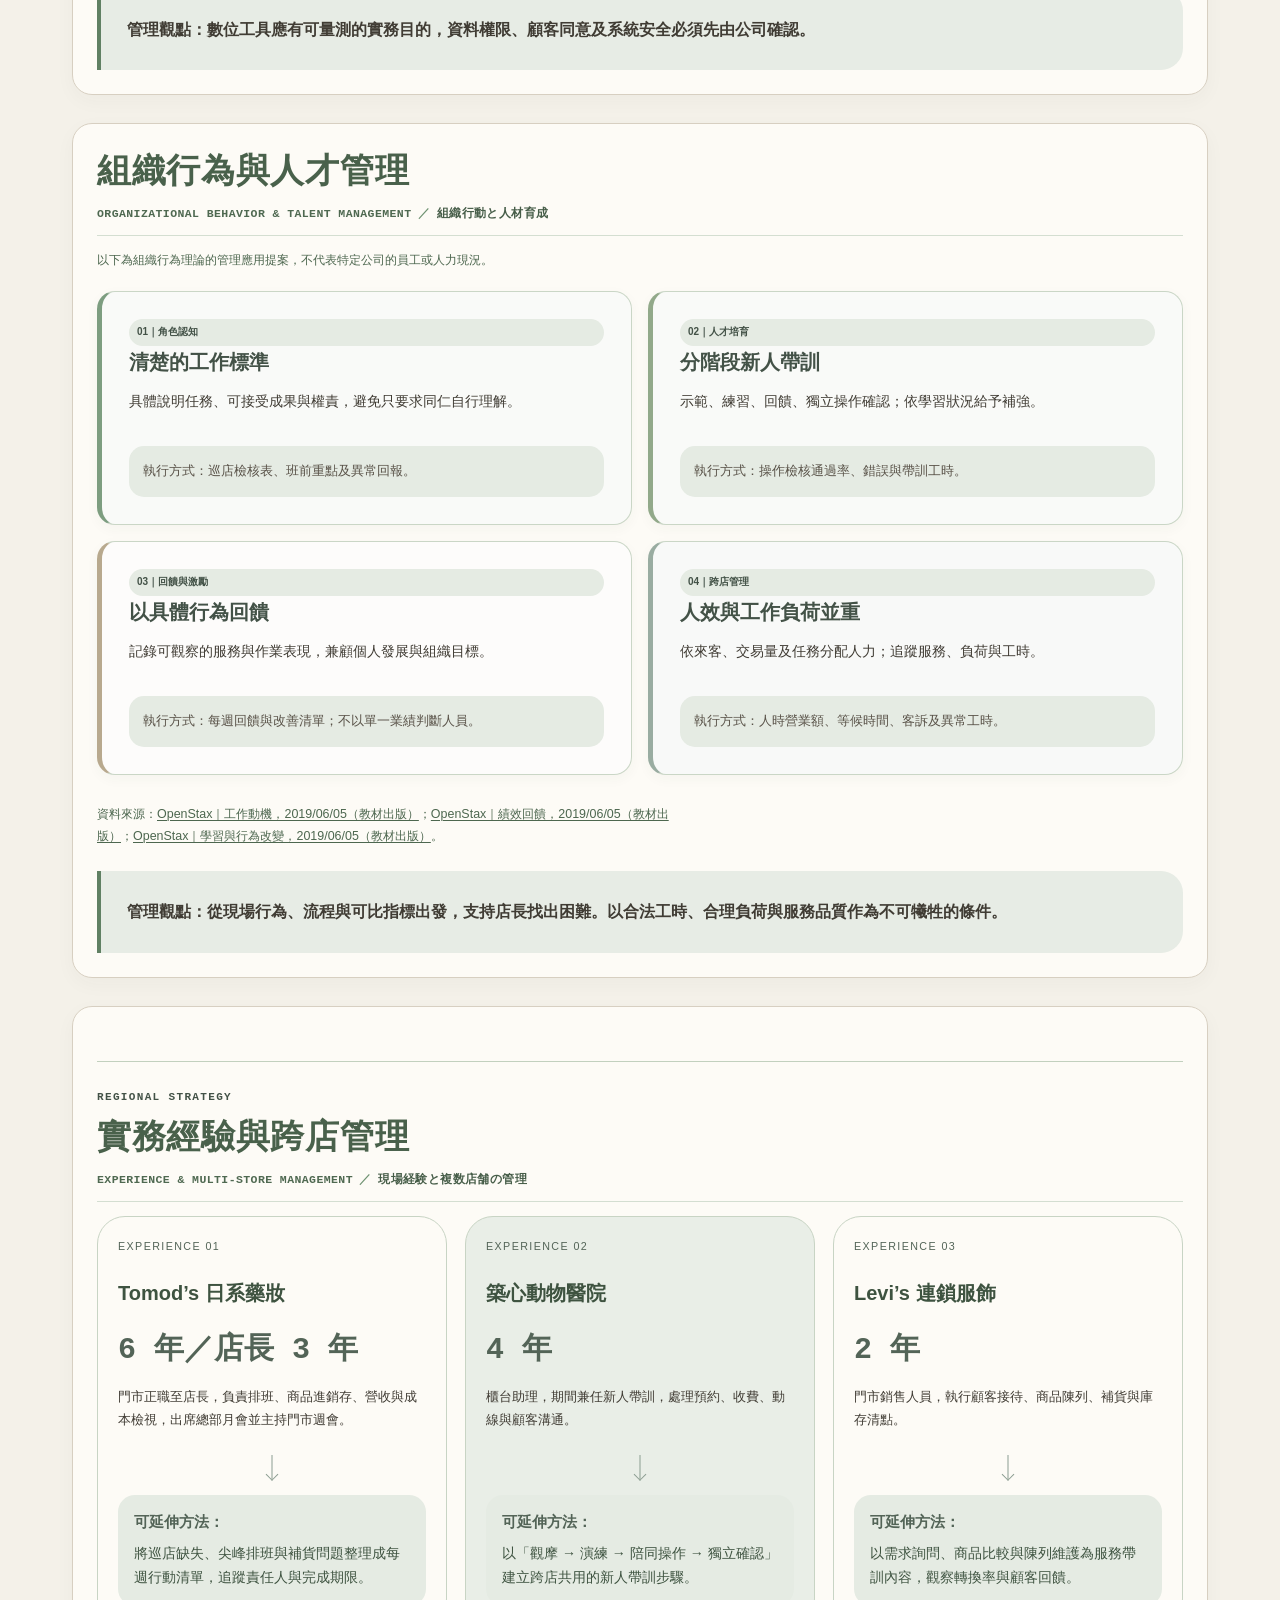
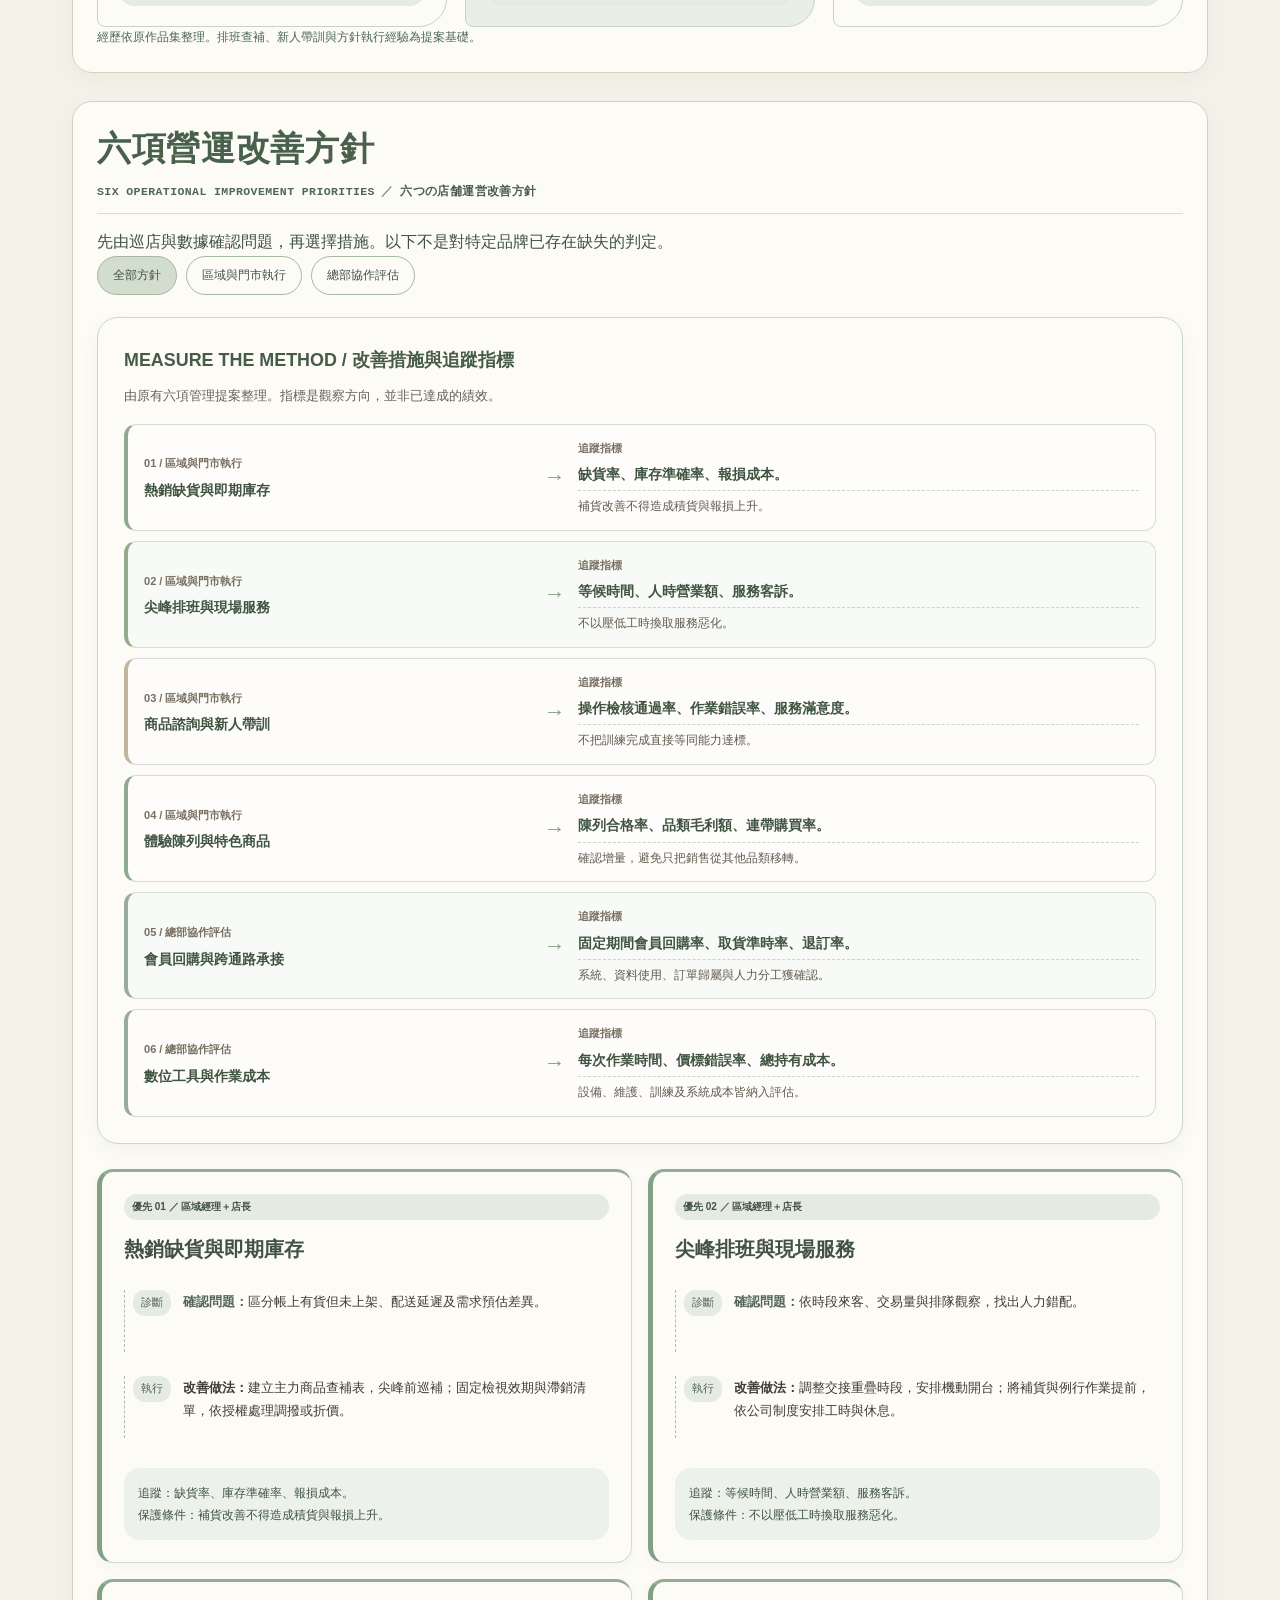
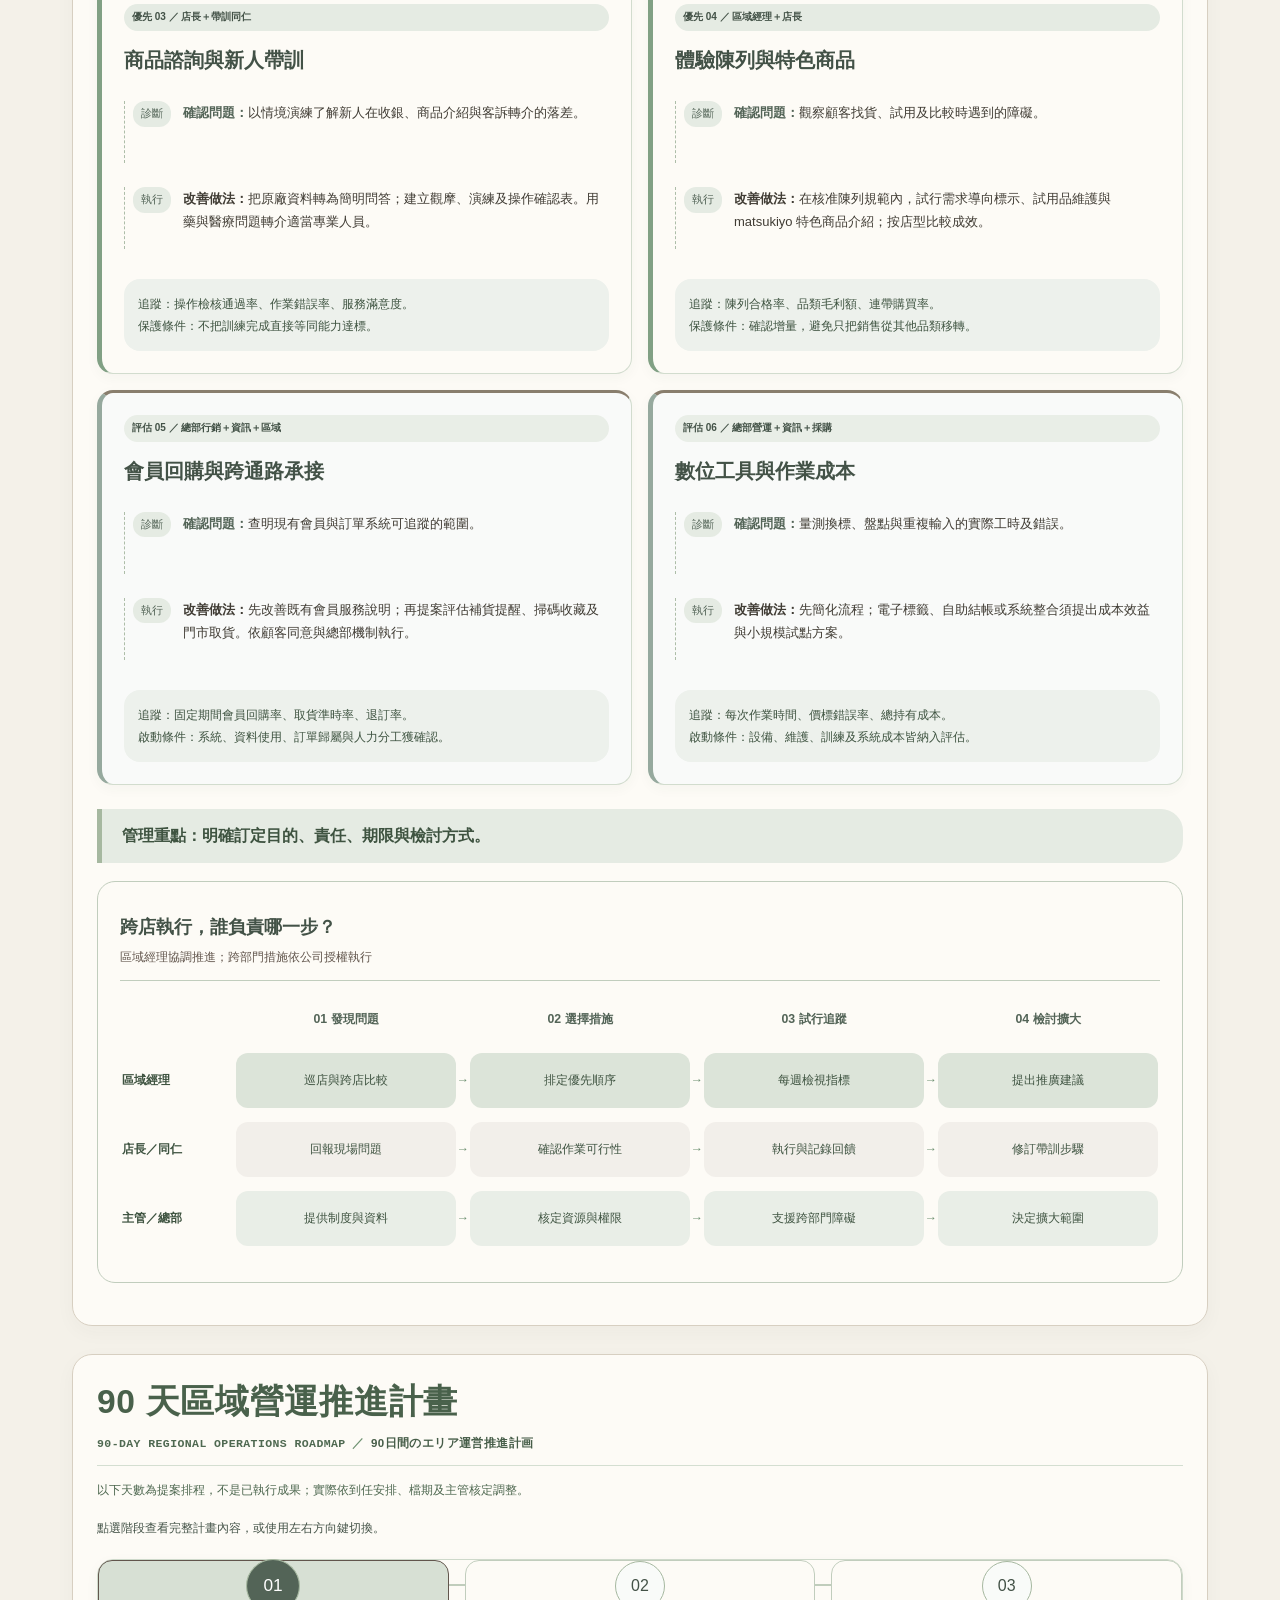
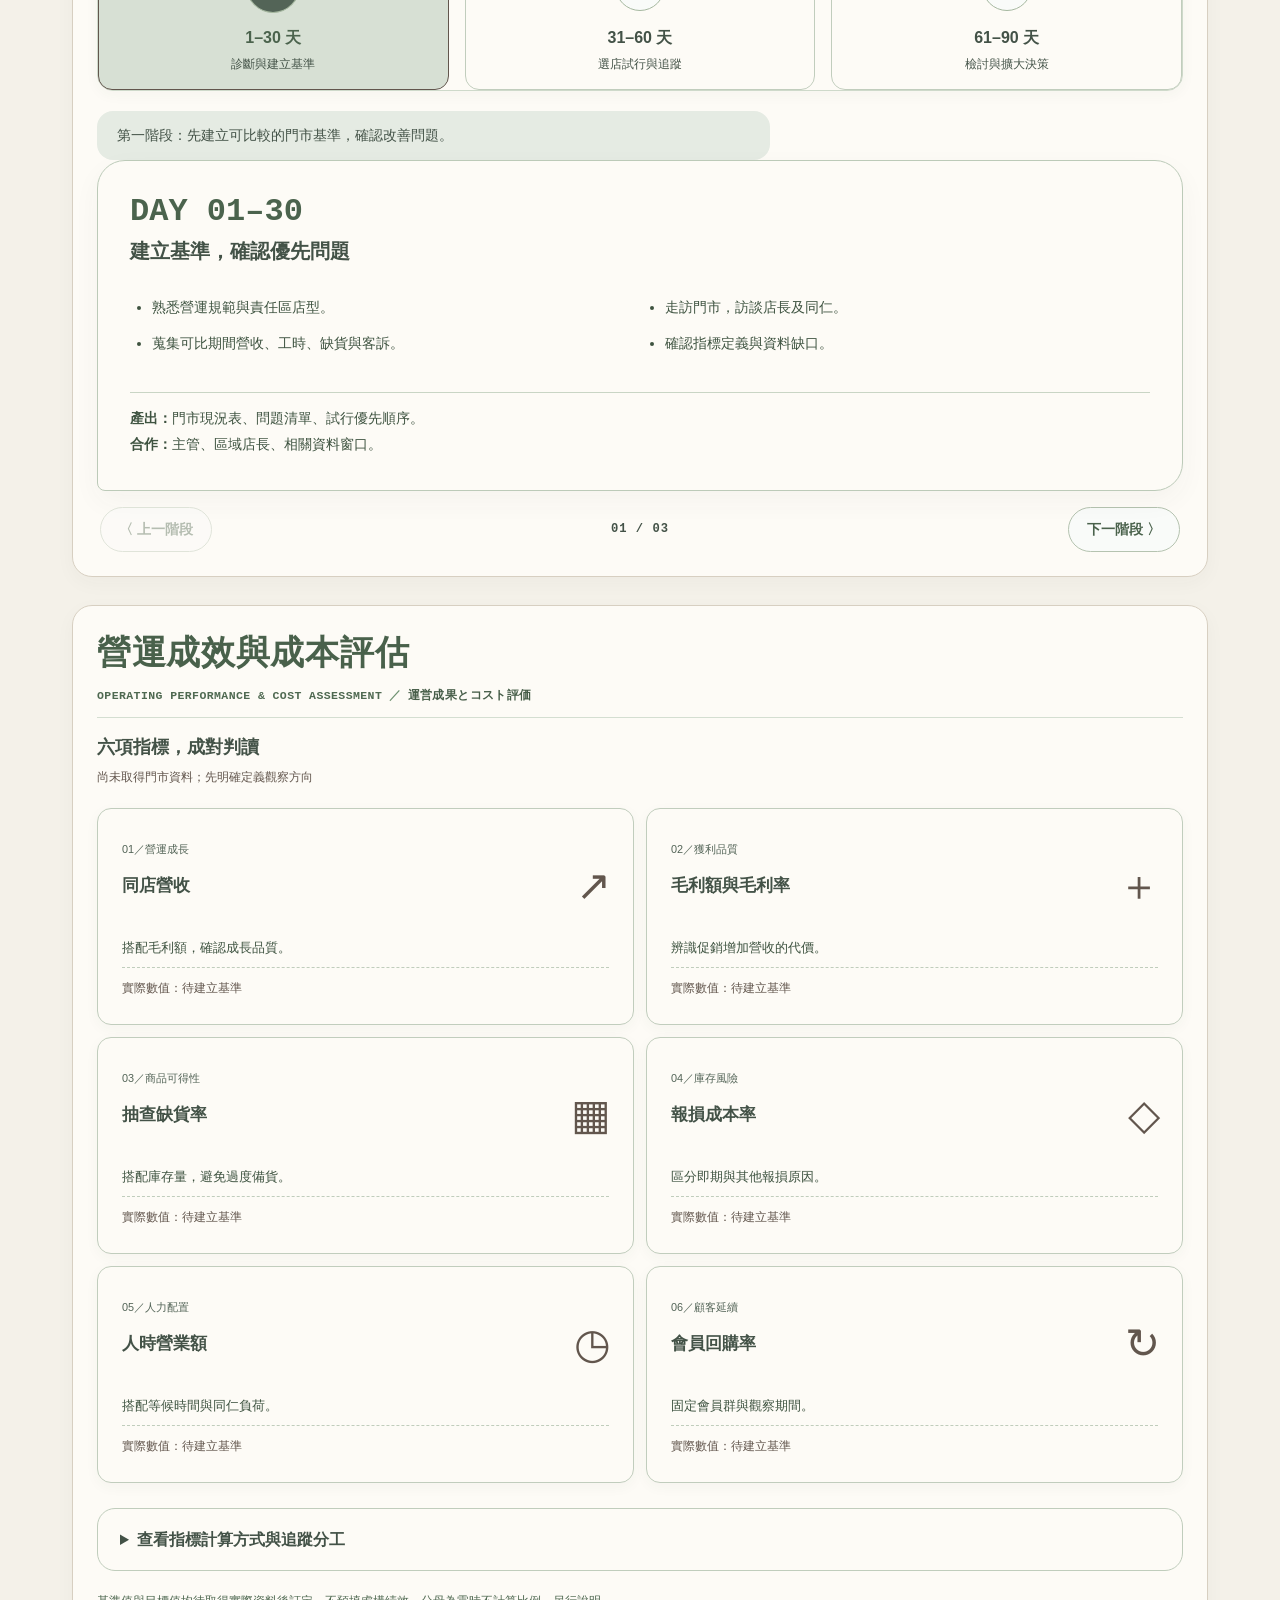
<file: trend.html>
<!DOCTYPE html>

<html lang="zh-Hant"><head>
  <meta name="robots" content="noindex,follow"><meta charset="utf-8"><meta content="width=device-width,initial-scale=1" name="viewport"><title>黃博詩｜藥妝產業研究 × 區域營運改善提案</title>
<meta name="description" content="藥妝產業趨勢研究與區域營運改善提案，包含市場數據、品牌競爭、消費心理、商圈、數位轉型、人才管理、六項改善方針、90天推進計畫、KPI及研究來源。">
<link rel="canonical" href="https://mystiqueduncan-beep.github.io/-/trend.html">
<meta property="og:type" content="website"><meta property="og:title" content="藥妝產業研究 × 區域營運改善提案｜黃博詩">
<meta property="og:description" content="市場判讀、品牌競爭、消費心理、商圈、數位轉型、人才管理、經驗連結、改善方針、90天計畫與成效追蹤。">
<meta property="og:url" content="https://mystiqueduncan-beep.github.io/-/trend.html">
<meta name="twitter:card" content="summary">

<link rel="icon" href="favicon.ico" type="image/x-icon">
<script src="assets/view-router.js"></script>
  <link rel="stylesheet" href="assets/ai-assistant.css?v=20261127-passive-guidance">
  <script src="assets/ai-assistant.js?v=20261127-passive-guidance" defer></script>

<script src="assets/page-transitions.js?v=20261126-isolated-motion" defer></script>
<style>
.analysis-switch-bar{display:flex;justify-content:flex-end;padding:4px 20px 10px}
.analysis-switch-bar a{display:inline-flex;min-height:44px;align-items:center;padding:9px 15px;background:#f9fbf9;color:#435247;text-decoration:none;font-size:.84rem;font-weight:750;border:1px solid #809f83;border-radius:16px}
.analysis-switch-bar a:hover{background:#d2dccf}
.page-trend.page-mobile .mag-top-ticker{display:none}
.page-trend.page-mobile .mobile-top-bar{display:flex;align-items:center;justify-content:space-between;gap:12px;padding:12px 18px;background:#e4eae2;border-bottom:1px solid #c0cdbc}
.page-trend.page-mobile .mobile-top-bar a{font-weight:800;text-decoration:none;color:#435247}
.page-trend.page-mobile .mobile-top-bar .btn-switch-desktop{padding:8px 13px;border:1px solid #809f83;border-radius:12px;background:#fdfbf6;white-space:nowrap}
.page-trend.page-mobile .mag-header .masthead-row,.page-trend.page-mobile .analysis-switch-bar{display:none}
.page-trend.page-mobile .mobile-bottom-bar{position:fixed;left:50%;bottom:0;transform:translateX(-50%);z-index:80;display:flex;justify-content:space-around;align-items:center;width:min(100%,768px);min-height:65px;padding:8px 12px calc(8px + env(safe-area-inset-bottom));background:#f9fbf9;border-top:1px solid #a3b59d}
.page-trend.page-mobile .mobile-bottom-bar a{display:inline-flex;min-height:44px;align-items:center;justify-content:center;flex:1;padding:7px 6px;font-weight:750;font-size:.78rem;text-decoration:none;color:#4d674f}
.page-trend.page-mobile .mobile-bottom-bar a.active{color:#536457;background:#e4eae2;border-radius:12px}
.page-trend.page-mobile .trend-main{padding-bottom:120px}
@media(max-width:375px){.page-trend.page-mobile .metric-grid{grid-template-columns:1fr}.page-trend.page-mobile .barrow{grid-template-columns:105px minmax(30px,1fr) 40px}.page-trend.page-mobile .phase-dot{width:42px;height:42px}}
</style><style>
:root{--navy:#1c221e;--yellow:#dfd8cc;--red:#4d674f;--paper:#f4f1e9;--line:#dfd7cb;--muted:#6b6256}*{box-sizing:border-box}html{scroll-behavior:smooth}body{margin:0;background:var(--paper);color:var(--navy);font-family:system-ui,-apple-system,"Noto Sans TC",sans-serif;line-height:1.8}a{color:inherit}button{font:inherit;cursor:pointer}a:focus-visible,button:focus-visible,summary:focus-visible{outline:3px solid var(--red);outline-offset:5px}.wrap{max-width:1140px;margin:auto;padding:0 28px}.top{background:var(--navy);color:white;border-bottom:4px solid var(--yellow);font:11px/1.7 monospace;letter-spacing:.08em}.top .wrap{display:flex;justify-content:space-between;padding-top:9px;padding-bottom:9px}.mast{display:flex;justify-content:space-between;align-items:center;padding:25px 0 18px;border-bottom:2px solid var(--navy);gap:16px}.badge{background:var(--yellow);border:1px solid var(--navy);padding:4px 12px;box-shadow:3px 3px 0 var(--navy);font-weight:800;font-size:12px}.meta{font-size:12px;text-align:right}.hero{display:grid;grid-template-columns:1.55fr 1fr;gap:50px;padding:57px 0 45px;align-items:center}.eyebrow{font:700 11px/1.7 monospace;letter-spacing:.12em;color:var(--red)}h1{font-family:"Noto Serif TC","Songti TC",serif;font-size:clamp(34px,4.7vw,57px);line-height:1.3;letter-spacing:.03em;margin:15px 0 20px}h1 mark{color:var(--navy);background:linear-gradient(transparent 65%,var(--yellow) 65%)}.lead{color:#435149;font-size:15px;max-width:600px}.byline{font-size:12px;margin-top:22px}.cover{background:var(--navy);color:white;padding:28px;border:1px solid var(--navy);box-shadow:7px 7px 0 var(--yellow);position:relative}.cover .no{font:70px/1 monospace;color:var(--yellow);letter-spacing:-.07em}.cover h2{font-size:23px;margin:14px 0}.cover p{font-size:13px;color:#dae1dd;margin:8px 0}.cover hr{border:0;border-top:1px solid #4f6156;margin:20px 0}.cover small{font-size:11px}.nav{position:sticky;top:0;background:var(--paper);z-index:10;border-top:1px solid var(--navy);border-bottom:1px solid var(--navy);display:flex;gap:12px;padding:13px 0;overflow:auto}.nav a{flex:none;text-decoration:none;background:#fff;border:1px solid var(--navy);box-shadow:2px 2px 0 var(--navy);padding:5px 13px;font-size:12px;font-weight:700}.nav a:hover{background:var(--yellow)}section{scroll-margin-top:85px;margin-top:65px}.heading{display:flex;align-items:center;gap:16px;border-bottom:2px solid var(--navy);padding-bottom:13px;margin-bottom:25px}.heading .n{font:700 36px monospace;color:var(--red)}h2{margin:0;font-family:"Noto Serif TC","Songti TC",serif;font-size:28px}.eng{display:block;color:var(--muted);font:10px monospace;letter-spacing:.1em;margin-top:4px}.note{font-size:12px;color:var(--muted)}.stats{display:grid;grid-template-columns:repeat(3,1fr);border:1px solid var(--navy);background:white}.stat{padding:25px;border-right:1px solid var(--line)}.stat:last-child{border:0}.stat strong{font:700 43px/1.3 monospace;display:block}.stat b{font-size:13px}.stat small{display:block;font-size:11px;color:var(--muted)}.split{display:grid;grid-template-columns:1fr 1fr;gap:25px;margin-top:26px}.box{background:white;border:1px solid var(--line);padding:24px}.box h3{font-size:17px;margin:0 0 12px}.box p{font-size:14px;margin:8px 0}.barrow{display:grid;grid-template-columns:145px 1fr 45px;gap:10px;align-items:center;font-size:12px;margin:10px 0}.bar{background:#f0ede7;height:9px}.bar i{display:block;background:var(--navy);height:100%}.quote{border-left:5px solid var(--yellow);padding:12px 20px;margin-top:24px;font-size:16px;font-weight:600}.experience{display:grid;grid-template-columns:repeat(3,1fr);gap:18px}.exp{padding:24px;background:#fff;border-top:4px solid var(--navy)}.exp b{font-size:20px}.exp .years{font:700 30px monospace;display:block;margin:10px 0;color:var(--red)}.exp p{font-size:13px}.exp small{display:block;border-top:1px solid var(--line);padding-top:12px;font-size:12px}.flow{display:grid;grid-template-columns:repeat(4,1fr);gap:1px;background:var(--line);border:1px solid var(--line);margin-top:22px}.flow div{background:var(--paper);padding:17px}.flow b{display:block;font-size:14px}.flow p{font-size:12px;color:var(--muted);margin:6px 0}.filters{display:flex;gap:9px;flex-wrap:wrap;margin-bottom:22px}.filters button{background:white;border:1px solid var(--navy);padding:7px 15px;font-size:12px}.filters button[aria-pressed=true]{background:var(--navy);color:white}.strategies{display:grid;grid-template-columns:1fr 1fr;gap:20px}.strategy{background:white;border:1px solid var(--navy);box-shadow:3px 3px 0 var(--navy);padding:24px}.strategy[hidden]{display:none}.strategy h3{font-size:20px;margin:12px 0}.label{font-size:10px;font-weight:800;background:#f6f3f0;padding:4px 8px;display:inline-block}.label.hq{background:#e7ebe9}.strategy p{font-size:13px;margin:10px 0}.strategy strong{color:var(--red)}.kpi{border-top:1px solid var(--line);padding-top:10px;font-size:12px}.roadmap{display:grid;grid-template-columns:repeat(3,1fr);gap:18px}.phase{background:white;border:1px solid var(--line);padding:23px}.phase:nth-child(2){background:#f9f8f5}.phase strong{font:700 28px monospace}.phase h3{font-size:19px}.phase ul{padding-left:20px;font-size:13px}.deliver{font-size:12px;border-top:1px solid var(--line);padding-top:12px}.tablewrap{overflow-x:auto;border:1px solid var(--navy)}table{border-collapse:collapse;width:100%;min-width:650px;background:white;font-size:12px}th{text-align:left;background:var(--navy);color:white;padding:13px}td{padding:14px;border-bottom:1px solid var(--line);vertical-align:top}td:first-child{font-weight:700;width:18%}.decision{display:grid;grid-template-columns:1fr 1fr 1fr;gap:15px;margin-top:23px}.decision div{padding:18px;border-left:3px solid var(--yellow);background:white;font-size:12px}.decision b{display:block;font-size:15px}.closing{background:var(--navy);color:white;padding:35px;margin-top:60px;display:grid;grid-template-columns:1fr 1.6fr;gap:30px}.closing h2{color:var(--yellow);font-size:27px}.closing p{font-size:14px;margin:0}.sources{font-size:12px}.sources details{border-bottom:1px solid var(--line);padding:14px 0}.sources summary{cursor:pointer;font-weight:700}.sources a{overflow-wrap:anywhere}.sources p{color:var(--muted)}footer{margin-top:45px;border-top:2px solid var(--navy);padding:22px 0 35px;font-size:11px;display:flex;justify-content:space-between}.reveal{animation:enter .55s ease both}@keyframes enter{from{opacity:0;transform:translateX(-22px)}to{opacity:1;transform:none}}@media(prefers-reduced-motion:reduce){html{scroll-behavior:auto}.reveal{animation:none}}@media(max-width:720px){.wrap{padding:0 20px}.top .wrap span:last-child{display:none}.mast{align-items:start}.meta{font-size:10px}.hero{grid-template-columns:1fr;gap:22px;padding:35px 0}.hero h1{font-size:39px}.cover{padding:23px}.cover .no{font-size:45px}.cover h2{font-size:21px}.stats,.experience,.roadmap,.strategies,.split,.closing{grid-template-columns:1fr}.stat{border-right:0;border-bottom:1px solid var(--line);padding:18px 22px}.stat strong{font-size:35px}.flow{grid-template-columns:1fr 1fr}.decision{grid-template-columns:1fr}.heading h2{font-size:23px}.heading .n{font-size:29px}.heading{gap:12px}section{margin-top:46px}.barrow{grid-template-columns:130px 1fr 42px;font-size:11px}.closing{gap:16px;padding:25px}footer{gap:20px}.nav{margin:0 -20px;padding:12px 20px}.strategy{padding:21px}}
</style><style>
    /* ==========================================================================
       DESIGN SYSTEM: MATSUKIYO × JAPANESE FASHION EDITORIAL
       ========================================================================== */
    :root {
      --mk-yellow: #dfd8cc;
      --mk-yellow-light: #f9f8f5;
      --mk-yellow-tint: #fdfdfc;
      --mk-navy: #1c221e;
      --mk-navy-dark: #111513;
      --mk-navy-light: #2d3731;
      --mk-navy-soft: #404e46;
      --mk-red: #59765b;
      --mk-red-soft: #f1f4f0;

      --paper-bg: #f4f1e9;
      --paper-card: #FFFFFF;
      --paper-subtle: #f2efea;
      --ink-primary: #1C1C1E;
      --ink-secondary: #504a40;
      --ink-muted: #827869;
      --hairline: #e4dfd4;

      --font-serif-tc: 'Noto Serif TC', 'Shippori Mincho', serif;
      --font-serif-jp: 'Shippori Mincho', 'Noto Serif TC', serif;
      --font-sans: 'Plus Jakarta Sans', 'Noto Sans TC', -apple-system, BlinkMacSystemFont, sans-serif;
      --font-display: 'Cinzel', 'Shippori Mincho', serif;
      --font-mono: 'Space Mono', monospace;

      --radius-sm: 4px;
      --radius-md: 8px;
      --radius-lg: 14px;
      --shadow-editorial: 0 4px 20px rgba(28, 34, 30, 0.06);
      --shadow-hover: 0 10px 30px rgba(28, 34, 30, 0.12);
    }

    * {
      box-sizing: border-box;
      margin: 0;
      padding: 0;
    }

    html {
      scroll-behavior: smooth;
    }

    body {
      background-color: var(--paper-bg);
      color: var(--ink-primary);
      font-family: var(--font-sans);
      line-height: 1.85;
      -webkit-font-smoothing: antialiased;
      position: relative;
    }

    body::before {
      content: "";
      position: fixed;
      inset: 0;
      pointer-events: none;
      background: radial-gradient(#00000008 1px, transparent 1px);
      background-size: 24px 24px;
      opacity: 0.7;
      z-index: 999;
    }

    .container {
      max-width: 1040px;
      margin: 0 auto;
      padding: 0 24px;
    }

    /* Top Ticker */
    .mag-top-ticker {
      background-color: var(--mk-navy);
      color: #FFFFFF;
      font-family: var(--font-mono);
      font-size: 0.72rem;
      letter-spacing: 0.14em;
      text-transform: uppercase;
      padding: 8px 0;
      border-bottom: 2px solid var(--mk-yellow);
    }

    .ticker-inner {
      display: flex;
      justify-content: space-between;
      align-items: center;
      flex-wrap: wrap;
      gap: 10px;
    }

    .ticker-pill {
      background: var(--mk-yellow);
      color: var(--mk-navy-dark);
      font-weight: 700;
      padding: 2px 8px;
      border-radius: 2px;
      font-size: 0.68rem;
    }

    /* Header */
    header.mag-header {
      background-color: #FFFFFF;
      border-bottom: 1px solid var(--hairline);
      padding: 36px 0 28px 0;
    }

    .masthead-row {
      display: flex;
      justify-content: space-between;
      align-items: center;
      margin-bottom: 24px;
      border-bottom: 2px solid var(--mk-navy);
      padding-bottom: 16px;
      flex-wrap: wrap;
      gap: 16px;
    }

    .matsukiyo-logo-badge {
      display: inline-flex;
      align-items: stretch;
      background: var(--mk-yellow);
      border: 2px solid var(--mk-navy);
      box-shadow: 3px 3px 0px var(--mk-navy);
      text-decoration: none;
      transition: transform 0.2s ease;
    }

    .matsukiyo-logo-badge:hover {
      transform: scale(1.02);
    }

    .logo-jp {
      background: var(--mk-yellow);
      color: var(--mk-navy);
      font-family: var(--font-sans);
      font-weight: 900;
      font-size: 1.15rem;
      padding: 6px 14px;
      border-right: 2px solid var(--mk-navy);
      display: flex;
      align-items: center;
      letter-spacing: -0.02em;
    }

    .logo-en {
      background: var(--mk-navy);
      color: #FFFFFF;
      font-family: var(--font-mono);
      font-weight: 700;
      font-size: 0.82rem;
      padding: 6px 14px;
      display: flex;
      align-items: center;
      letter-spacing: 0.12em;
    }

    .nav-btn-mk {
      display: inline-flex;
      align-items: center;
      gap: 6px;
      background: var(--paper-bg);
      color: var(--mk-navy);
      border: 1.5px solid var(--mk-navy);
      padding: 8px 16px;
      border-radius: var(--radius-sm);
      font-size: 0.85rem;
      font-weight: 700;
      text-decoration: none;
      box-shadow: 2px 2px 0px var(--mk-navy);
      transition: all 0.2s ease;
    }

    .nav-btn-mk:hover {
      background: var(--mk-yellow-light);
      transform: translate(-1px, -1px);
      box-shadow: 3px 3px 0px var(--mk-navy);
    }

    .nav-btn-mk.btn-accent {
      background: var(--mk-yellow);
    }

    /* Trend Hero Section */
    .trend-hero {
      padding: 24px 0 10px 0;
    }

    .hero-badge-row {
      display: flex;
      align-items: center;
      gap: 12px;
      margin-bottom: 14px;
      flex-wrap: wrap;
    }

    .badge-report {
      background: var(--mk-navy);
      color: #FFFFFF;
      font-family: var(--font-mono);
      font-size: 0.72rem;
      font-weight: 700;
      letter-spacing: 0.1em;
      padding: 3px 10px;
      border-radius: 2px;
    }

    .badge-candidate {
      font-family: var(--font-mono);
      font-size: 0.76rem;
      color: var(--mk-navy-soft);
      font-weight: 700;
    }

    .report-title-main {
      font-family: var(--font-serif-tc);
      font-size: 2.2rem;
      font-weight: 900;
      color: var(--mk-navy);
      line-height: 1.3;
      margin-bottom: 8px;
    }

    .report-title-jp {
      font-family: var(--font-serif-jp);
      font-size: 0.96rem;
      color: var(--ink-muted);
      letter-spacing: 0.04em;
      display: block;
      margin-bottom: 20px;
    }

    .report-lead-quote {
      background: var(--paper-subtle);
      border-left: 4px solid var(--mk-yellow);
      border-right: 1px solid var(--hairline);
      border-top: 1px solid var(--hairline);
      border-bottom: 1px solid var(--hairline);
      border-radius: 0 var(--radius-sm) var(--radius-sm) 0;
      padding: 18px 24px;
      font-size: 0.98rem;
      color: var(--ink-secondary);
      line-height: 1.85;
      box-shadow: 2px 2px 8px rgba(28, 34, 30, 0.04);
    }

    /* Sticky Chapter Navigation */
    .trend-subnav-strip {
      background: #FFFFFF;
      border-top: 1px solid var(--hairline);
      border-bottom: 2px solid var(--mk-navy);
      position: sticky;
      top: 0;
      z-index: 900;
      box-shadow: 0 4px 12px rgba(28, 34, 30, 0.06);
    }

    .trend-subnav-items {
      display: flex;
      gap: 6px;
      list-style: none;
      overflow-x: auto;
      padding: 8px 0;
      scrollbar-width: none;
    }

    .trend-subnav-items::-webkit-scrollbar {
      display: none;
    }

    .trend-subnav-items a {
      color: var(--mk-navy);
      font-family: var(--font-sans);
      font-size: 0.78rem;
      font-weight: 700;
      text-decoration: none;
      padding: 5px 10px;
      border-radius: var(--radius-sm);
      white-space: nowrap;
      transition: background 0.15s ease;
      display: inline-flex;
      align-items: center;
      gap: 4px;
    }

    .trend-subnav-items a:hover {
      background: var(--mk-yellow-light);
    }

    .trend-subnav-items a .num {
      color: var(--mk-red);
      font-family: var(--font-mono);
      font-size: 0.72rem;
    }

    /* Main Container */
    main.trend-main {
      padding: 40px 0 80px 0;
    }

    /* Section Headers */
    .section-editorial-header {
      display: flex;
      align-items: baseline;
      justify-content: space-between;
      margin-bottom: 24px;
      padding-bottom: 12px;
      border-bottom: 2px solid var(--mk-navy);
      position: relative;
    }

    .sec-title-wrap {
      display: flex;
      align-items: baseline;
      gap: 12px;
      flex-wrap: wrap;
    }

    .sec-number {
      font-family: var(--font-mono);
      font-size: 1.1rem;
      font-weight: 700;
      color: var(--mk-red);
    }

    .sec-title-main {
      font-family: var(--font-serif-tc);
      font-size: 1.55rem;
      font-weight: 900;
      color: var(--mk-navy);
    }

    .sec-en-badge {
      font-family: var(--font-display);
      font-size: 0.78rem;
      color: var(--mk-navy-soft);
      letter-spacing: 0.16em;
      text-transform: uppercase;
      font-weight: 700;
    }

    /* Editorial Content Boxes */
    .content-article-box {
      background: #FFFFFF;
      border: 1px solid var(--hairline);
      border-radius: var(--radius-sm);
      padding: 32px 28px;
      box-shadow: var(--shadow-editorial);
      margin-bottom: 36px;
    }

    .content-article-box p {
      font-size: 0.98rem;
      color: var(--ink-secondary);
      line-height: 1.85;
      margin-bottom: 16px;
    }

    .content-article-box p strong {
      color: var(--mk-navy);
      font-weight: 700;
    }

    /* ==========================================================================
       STRICT 2x2 GRID SYSTEM (徹底解決 3+1 孤兒卡片問題)
       ========================================================================== */
    .cards-2col-grid,
    .cards-2x2-grid {
      display: grid;
      grid-template-columns: repeat(2, 1fr);
      gap: 20px;
      margin-bottom: 28px;
    }

    @media (max-width: 768px) {
      .cards-2col-grid,
      .cards-2x2-grid {
        grid-template-columns: 1fr;
      }
    }

    .feature-card {
      background: #FFFFFF;
      border: 1.5px solid var(--mk-navy);
      border-radius: var(--radius-sm);
      padding: 24px;
      box-shadow: 3px 3px 0 var(--mk-navy);
      position: relative;
      display: flex;
      flex-direction: column;
      justify-content: space-between;
    }

    .card-top-tag {
      display: inline-flex;
      align-items: center;
      gap: 6px;
      font-family: var(--font-mono);
      font-size: 0.72rem;
      font-weight: 700;
      letter-spacing: 0.08em;
      padding: 2px 8px;
      border-radius: 2px;
      margin-bottom: 10px;
      width: fit-content;
    }

    .tag-strength {
      background: #eff2ee;
      color: #475942;
      border: 1px solid #c1cebc;
    }

    .tag-weakness {
      background: #edf1ec;
      color: #516b53;
      border: 1px solid #a4b69e;
    }

    .tag-strategy {
      background: var(--mk-yellow-light);
      color: var(--mk-navy);
      border: 1px solid #e7e2d9;
    }

    .feature-card-title {
      font-family: var(--font-serif-tc);
      font-size: 1.22rem;
      font-weight: 900;
      color: var(--mk-navy);
      margin-bottom: 10px;
      line-height: 1.4;
    }

    .feature-card-text {
      font-size: 0.88rem;
      color: var(--ink-secondary);
      line-height: 1.72;
      margin-bottom: 14px;
    }

    .feature-card-data {
      background: var(--paper-subtle);
      border-left: 3px solid var(--mk-navy);
      padding: 9px 12px;
      font-size: 0.82rem;
      color: var(--ink-primary);
      border-radius: 2px;
      line-height: 1.6;
    }

    /* Editorial Table */
    .table-container {
      background: #FFFFFF;
      border: 2px solid var(--mk-navy);
      border-radius: var(--radius-sm);
      box-shadow: 3px 3px 0 var(--mk-navy);
      overflow-x: auto;
      margin-bottom: 32px;
    }

    .editorial-table {
      width: 100%;
      border-collapse: collapse;
      text-align: left;
      font-size: 0.88rem;
    }

    .editorial-table th {
      background-color: var(--mk-navy);
      color: #FFFFFF;
      font-family: var(--font-serif-tc);
      font-weight: 700;
      padding: 12px 16px;
      border-bottom: 2px solid var(--mk-yellow);
      letter-spacing: 0.05em;
    }

    .editorial-table td {
      padding: 12px 16px;
      border-bottom: 1px solid var(--hairline);
      color: var(--ink-secondary);
      vertical-align: top;
      line-height: 1.65;
    }

    .editorial-table tr:last-child td {
      border-bottom: none;
    }

    .editorial-table tr:nth-child(even) td {
      background-color: var(--paper-subtle);
    }

    /* Case Boxes */
    .case-box {
      background: #FFFFFF;
      border: 1.5px solid var(--mk-navy);
      border-left: 5px solid var(--mk-yellow);
      border-radius: var(--radius-sm);
      padding: 22px 24px;
      box-shadow: 3px 3px 0 var(--mk-navy);
      margin-bottom: 20px;
    }

    .case-header {
      display: flex;
      justify-content: space-between;
      align-items: baseline;
      margin-bottom: 8px;
      flex-wrap: wrap;
      gap: 6px;
    }

    .case-brand {
      font-family: var(--font-serif-tc);
      font-size: 1.15rem;
      font-weight: 900;
      color: var(--mk-navy);
    }

    .case-tag {
      font-family: var(--font-mono);
      font-size: 0.72rem;
      background: var(--mk-navy);
      color: var(--mk-yellow);
      padding: 2px 8px;
      border-radius: 2px;
      font-weight: 700;
    }

    /* Sources List */
    .sources-list {
      list-style: none;
      display: flex;
      flex-direction: column;
      gap: 12px;
    }

    .source-item {
      background: #FFFFFF;
      border: 1px solid var(--hairline);
      border-radius: var(--radius-sm);
      padding: 16px 20px;
      box-shadow: 1px 1px 3px rgba(28, 34, 30, 0.04);
      display: flex;
      align-items: flex-start;
      gap: 14px;
    }

    .source-num {
      background: var(--mk-navy);
      color: var(--mk-yellow);
      font-family: var(--font-mono);
      font-size: 0.75rem;
      font-weight: 800;
      padding: 2px 7px;
      border-radius: 2px;
      flex-shrink: 0;
    }

    .source-content h3 {
      font-size: 0.94rem;
      font-weight: 800;
      color: var(--mk-navy);
      margin-bottom: 4px;
    }

    .source-content p {
      font-size: 0.84rem;
      color: var(--ink-secondary);
      margin-bottom: 0;
      line-height: 1.6;
    }

    /* Footer */
    footer.mag-footer {
      background: #FFFFFF;
      border-top: 1px solid var(--hairline);
      padding: 28px 0;
      font-size: 0.8rem;
      color: var(--ink-muted);
    }

    .footer-inner {
      display: flex;
      justify-content: space-between;
      align-items: center;
      flex-wrap: wrap;
      gap: 12px;
    }
  </style><link rel="stylesheet" href="assets/site.css"><link rel="stylesheet" href="assets/trend-marquee.css"><link rel="stylesheet" href="assets/mk-inspired.css"><link rel="stylesheet" href="assets/retro-editorial.css"><link rel="stylesheet" href="assets/pastel-details.css?v=20261118-heading2"><style>
:root{--navy:var(--mk-navy);--yellow:var(--mk-yellow);--red:var(--mk-red);--paper:var(--paper-bg);--line:var(--hairline);--muted:var(--ink-muted)}
.trend-main .stats{border:1px solid #c0cdbc;border-radius:24px;background:#fdfbf6;overflow:hidden}.stat strong{color:#536457}.stat{border-color:#c0cdbc}.stat small{color:#4d674f}.trend-main .strategy,.trend-main .exp,.trend-main .phase,.trend-main .box{box-shadow:none;border-color:#c0cdbc}.trend-main .phase:nth-child(2){background:#e5ebe3}.trend-main .closing{border-radius:30px;background:#dce4d9;color:#435247}.trend-main .closing h2{color:#536457}.trend-main .label{background:#e5ebe3;color:#435247;border-radius:20px}.trend-main .label.hq{background:#e9eee7}.trend-main .filters button{border-color:#a6b8a0;border-radius:22px;color:#435247;background:#fdfbf6}.trend-main .filters button[aria-pressed=true]{background:#d2dccf}.trend-main .quote{background:#e5ebe3;border-left-color:#a6b8a0;border-radius:0 22px 22px 0}.trend-main .flow div{background:#f9fbf9}.trend-main .decision div{background:#fdfbf6;border-color:#adbda8;border-radius:14px}.trend-main .bar i{background:#7e9e81}.strategy[hidden]{display:none!important}.trend-main .sources{font-size:13px}.trend-main .feature-card{margin-bottom:0}.masthead-row{gap:18px}.report-title-main{margin-top:20px}.mag-top-ticker .container{padding-block:8px}.trend-subnav-strip{top:0;z-index:20}
@media(max-width:720px){.masthead-row{flex-wrap:wrap}.mag-header .container{padding:0 20px}.badge-candidate{font-size:11px}.report-title-main{font-size:2.2rem!important}.trend-main .stats,.trend-main .experience,.trend-main .roadmap,.trend-main .strategies,.trend-main .split{grid-template-columns:1fr}.section-editorial-header{align-items:flex-start!important;flex-direction:column}.stat{border-bottom:1px solid #c0cdbc}.trend-main .closing{grid-template-columns:1fr}}
</style><style>
/* Visual research edition: exact chart values, progressive motion, no invented scores. */
.viz-caption{font-weight:850;font-size:1.15rem;color:#435247;margin:10px 0 23px}.viz-caption>span{display:block;font-size:.78rem;font-weight:400;color:#4d674f;margin-top:5px}.viz-comparison,.swimlane-panel,.decision-map{margin:32px 0;padding:28px;border:1px solid #c0cdbc;background:#fdfbf6;border-radius:26px}.compare-head,.compare-row{display:grid;grid-template-columns:1fr 1fr 1.3fr;gap:18px;padding:16px 20px;align-items:center}.compare-head{font-size:.75rem;color:#536457;background:#e7ece5;border-radius:14px}.compare-row{border-bottom:1px dashed #c0cdbc;font-size:.85rem}.compare-row:last-child{border:0}.compare-row strong{font-size:.84rem;background:#f2efea;padding:10px 14px;border-radius:12px;font-weight:650}.barrow{grid-template-columns:145px minmax(50px,1fr) 50px;margin:17px 0;gap:12px}.bar{height:15px;border-radius:10px;overflow:hidden;background:#e2e8df}.bar i{border-radius:10px;background:linear-gradient(90deg,#adbda8,#59765c)!important;transform-origin:left}.motion-ready .animated-bar{transform:scaleX(0);transition:transform 1s cubic-bezier(.2,.7,.2,1) var(--row-delay,0ms)}.motion-ready .is-visible .animated-bar,.motion-ready .mk-motion-in .animated-bar{transform:scaleX(1)}.stat{position:relative;transition:background .2s}.stat:hover{background:#e5ebe3}.exp-index{display:block;font-size:.67rem;letter-spacing:.13em;color:#536457;margin-bottom:12px}.exp-connector{text-align:center;color:#7e9e81;font-size:25px}.exp-application{border-top:0!important;border-radius:17px;background:#e5ebe3;padding:16px!important}.action-step{position:relative;padding-left:58px!important;border-left:1px dashed #adbda8;margin:12px 0!important;min-height:62px}.action-step:before{content:attr(data-step);position:absolute;left:8px;top:0;background:#e5ebe3;color:#536457;border-radius:12px;padding:3px 8px;font-size:11px}.action-measure{border:0!important;border-radius:16px;background:#edf1ec;padding:14px!important}.swim-scroll{overflow-x:auto;padding:5px 2px 14px}.swim-grid{display:grid;grid-template-columns:100px repeat(4,minmax(120px,1fr));gap:14px;min-width:720px;align-items:center}.lane-label{font-size:.78rem}.lane-stage{font-size:.77rem;text-align:center;color:#536457;padding:8px}.lane-task{font-size:.78rem;text-align:center;padding:16px 8px;border-radius:12px;position:relative}.lane-task:not(:nth-child(5n)):after{content:'→';position:absolute;right:-13px;color:#6e9171}.rose{background:#dce4d9}.cream{background:#f2efea}.sage{background:#e9eee7}.timeline-control{display:grid;grid-template-columns:repeat(3,1fr);gap:16px;position:relative;margin:32px 0 20px}.timeline-control:before{content:'';position:absolute;top:24px;left:16%;right:16%;height:2px;background:#c0cdbc}.phase-tab{position:relative;background:transparent;border:0;color:#4d674f;text-align:center;padding:0 7px 14px;z-index:1}.phase-dot{margin:0 auto 12px;display:grid;place-items:center;width:50px;height:50px;border-radius:50%;border:1px solid #a6b8a0;background:#f9fbf9;transition:background .25s,color .25s,transform .25s}.phase-tab.active .phase-dot{background:#536457;color:#fff;transform:scale(1.08)}.phase-tab b,.phase-tab small{display:block}.phase-tab b{font-size:1rem}.phase-tab small{font-size:.75rem}.timeline-summary{background:#e5ebe3;padding:12px 20px;border-radius:16px;color:#435247;font-size:.88rem}.phase{transition:border-color .25s,background .25s}.phase.phase-current{border:2px solid #6e9171!important;background:#e5ebe3!important}.metric-grid{display:grid;grid-template-columns:repeat(3,1fr);gap:17px;margin:20px 0 25px}.metric-tile{position:relative;background:#fdfbf6;border:1px solid #c0cdbc;border-radius:22px;padding:23px;overflow:hidden}.metric-tile>span{font-size:.68rem;color:#536457}.metric-tile h3{font-size:1.05rem;margin:12px 0 38px}.metric-tile p{font-size:.8rem;margin:8px 0}.metric-tile small{font-size:.72rem;color:#4d674f;border-top:1px dashed #c0cdbc;display:block;padding-top:10px}.metric-symbol{position:absolute;right:22px;top:52px;color:#adbda8;font:42px/1.2 serif}.formula-details{margin:20px 0;border:1px solid #c0cdbc;border-radius:18px;overflow:hidden;background:#fdfbf6}.formula-details summary{cursor:pointer;padding:16px 22px;color:#435247;font-weight:650}.formula-details .table-container{margin:0;border:0;box-shadow:none}.decision-start,.decision-question{width:fit-content;max-width:100%;margin:auto;padding:15px 28px;border-radius:18px;background:#e5ebe3;border:1px solid #a6b8a0;font-size:.9rem;text-align:center}.decision-start{background:#536457;color:#fff;border:0}.connector{text-align:center;color:#6e9171;font-size:23px;line-height:1.6}.decision-fork{display:grid;grid-template-columns:1fr 2fr;gap:24px;margin-top:25px;padding-top:18px;border-top:1px solid #adbda8}.branch-tag{display:block;text-align:center;font-size:.75rem;color:#536457;margin-bottom:13px}.decision-question.secondary{background:#fdfbf6;font-size:.8rem;padding:12px 18px;width:100%;margin-bottom:18px}.outcome-grid{display:grid;grid-template-columns:repeat(3,1fr);gap:12px}.decision-result{padding:18px 15px;border-radius:15px;font-size:.78rem}.decision-result p{margin-top:7px;font-size:.76rem}.expand{background:#e9eee7}.adjust{background:#f2efea}.stop{background:#e0e7de}.motion-ready .viz-reveal{opacity:0;translate:-20px 0;transition:opacity .65s ease,translate .65s ease}.motion-ready .viz-reveal.is-visible{opacity:1;translate:0 0}a:focus-visible,button:focus-visible,summary:focus-visible{outline:3px solid #536457;outline-offset:4px}.motion-toggle{position:fixed;right:18px;bottom:18px;z-index:80;background:#fdfbf6;color:#435247;border:1px solid #a6b8a0;border-radius:22px;padding:8px 14px;font-size:12px;box-shadow:0 3px 16px #43524715}.motion-off *{animation:none!important;transition:none!important;scroll-behavior:auto!important}.motion-off .viz-reveal,.motion-off .animated-bar{opacity:1!important;translate:none!important;transform:none!important}.motion-off .keycap-marquee__group--duplicate{display:none!important}.motion-off .keycap-marquee__belt{transform:none!important}.motion-off [class*="reveal"]{opacity:1!important;transform:none!important}
@media(max-width:720px){.viz-comparison,.swimlane-panel,.decision-map{padding:20px 15px}.compare-head{display:none}.compare-row{grid-template-columns:1fr;gap:7px;padding:18px 4px}.compare-row>span:nth-child(2):before{content:'挑戰：';color:#536457}.compare-row strong:before{content:'改善：'}.metric-grid{grid-template-columns:1fr 1fr;gap:11px}.metric-tile{padding:17px}.metric-tile h3{font-size:.94rem}.metric-symbol{right:15px;font-size:32px}.decision-fork{grid-template-columns:1fr}.outcome-grid{grid-template-columns:1fr}.barrow{grid-template-columns:125px minmax(30px,1fr) 45px}.timeline-control{gap:2px}.phase-tab small{font-size:.65rem}.phase-tab b{font-size:.85rem}.motion-toggle{bottom:10px;right:10px}.phase{padding:22px!important}.swim-scroll{scrollbar-width:thin}}
@media(prefers-reduced-motion:reduce){.viz-reveal{opacity:1!important;translate:none!important;transition:none!important}.animated-bar{transform:none!important;transition:none!important}.phase-dot{transition:none!important}}
</style>
  <link rel="stylesheet" href="assets/view-mode-switch.css">
  <link rel="stylesheet" href="assets/desktop-compact.css">
  <script src="assets/view-mode-switch.js" defer></script>

  <link rel="stylesheet" href="assets/research-marquee-pastel.css">
  <link rel="stylesheet" href="assets/print-layout.css" media="print">
<style id="japanese-section-heading-style">
/* Trilingual editorial labels: Chinese headline; existing English + Japanese support */
.section-editorial-header { flex-wrap: wrap; gap: 8px 14px; }
.section-editorial-header .sec-title-wrap { min-width:0; flex: 1 1 300px; }
.sec-title-jp, .report-title-ja {
  font-family: "Noto Sans JP","Hiragino Kaku Gothic ProN","Yu Gothic","Noto Sans TC",sans-serif;
  font-size: .78rem; font-weight: 600; color: var(--mk-navy-soft);
  letter-spacing: .025em; line-height: 1.5; overflow-wrap: anywhere;
}
.sec-title-jp::before { content: "／"; color: var(--mk-red); margin-right: .2em; }
.report-title-ja { display:block; font-size:.86rem; margin-top:-12px; margin-bottom:20px; }
@media(max-width:768px) {
 .section-editorial-header .sec-title-wrap { flex-basis: 100%; }
 .sec-en-badge { max-width:100%; overflow-wrap:anywhere; }
 .sec-title-jp { font-size:.71rem; }
 .report-title-ja { font-size:.76rem; }
}
</style>
<style>/* Integrated research uses the existing shared homepage/research theme and motion classes. */ .research-inline-source{font-size:.78rem;line-height:1.8;margin-top:10px;overflow-wrap:anywhere}.research-inline-source a{color:inherit;text-decoration:underline;text-underline-offset:3px}.trend-main :is(#competition,#consumer,#location,#digital,#people) .feature-card{min-width:0}.trend-main :is(#competition,#consumer,#location,#digital,#people) .cards-2x2-grid{margin-top:20px}.trend-main :is(#competition,#consumer,#location,#digital,#people) .quote{overflow-wrap:anywhere}.research-inline-source a:focus-visible{outline:2px solid currentColor;outline-offset:3px}@media print{.research-inline-source{font-size:9pt}.trend-main :is(#competition,#consumer,#location,#digital,#people) .feature-card{break-inside:avoid;page-break-inside:avoid}}</style><link rel="stylesheet" href="assets/portfolio-polish.css?v=20261120-unified-v3"><link rel="stylesheet" href="assets/research-editorial.css?v=20261125-connectors">
</head><body class="page-trend page-desktop"><a class="skip-link" href="#main-content">跳至主要內容</a><header class="mag-header">
<div class="container">
<div class="masthead-row">
<div class="matsukiyo-logo-badge">
<span class="logo-jp">個人作品集</span>
<span class="logo-en">
            藥妝專題研究<span style="font-family: var(--font-mono); font-size: 0.55rem; color: var(--mk-yellow); letter-spacing: 0.2em;">REPORT</span>
</span>
</div>
<div style="display: flex; gap: 8px; flex-wrap: wrap;">
<a href="index.html" class="nav-btn-mk portfolio-home-pill"><span aria-hidden="true">←</span><span>返回作品集首頁</span></a>
<a class="nav-btn-mk btn-accent" href="contact.html"><svg fill="none" height="15" stroke="currentColor" stroke-width="2" viewbox="0 0 24 24" width="15"><path d="M10 6H6a2 2 0 00-2 2v10a2 2 0 002 2h10a2 2 0 002-2v-4M14 4h6m0 0v6m0-6L10 14" stroke-linecap="round" stroke-linejoin="round"></path></svg> <span>個人聯絡資訊</span></a>
</div>
</div>
<!-- Hero Header -->
<div class="trend-hero">
<p class="research-edition" lang="en">RESEARCH EDITION</p>
<div class="hero-badge-row">
<span class="badge-report">專題研究 ✦ 區域營運改善提案</span>
</div>
<h1 class="report-title-main"><span class="report-heading-topic">藥妝產業趨勢研究：</span><span class="report-heading-subject">區域營運改善提案</span><br><span style="font-size:.65em">市場判讀 × 競爭策略 × 門市改善 × 90 天執行計畫</span></h1>
<span class="report-title-jp">REGIONAL OPERATIONS ｜ RESEARCH, ACTION &amp; PERFORMANCE</span><span class="report-title-ja" lang="ja">ドラッグストア業界動向調査・エリア運営改善提案</span>
<div class="report-lead-quote"><strong>提案摘要</strong><p><a href="#market">市場訊號</a>｜2024 年個人清潔、化粧保養占藥粧零售商品銷售額 47.7%。</p><p><a href="#strategy">優先改善</a>｜先檢視熱銷品缺貨、尖峰排班與新人帶訓。</p><p><a href="#roadmap">90 天計畫</a>｜首月建立基準，次月選店試行，第三個月評估是否擴大。</p></div>
</div>
</div>
<div class="container analysis-switch-bar"><a class="top-switch-link" href="mobile-trend.html?view=mobile">手機版</a></div></header><nav aria-label="專題導覽" class="trend-subnav-strip trend-bilingual-nav"><div class="container"><div class="keycap-marquee" data-keycap-marquee><div aria-label="專題章節導覽，可左右捲動" class="keycap-marquee__viewport" tabindex="0"><div class="keycap-marquee__belt"><ul class="keycap-marquee__group">
<li><a href="#market" class="nav-btn-mk"><span class="bilingual-nav-cn">市場判讀</span><span class="bilingual-nav-jp" lang="ja">市場動向と運営判断</span></a></li>
<li><a href="#competition" class="nav-btn-mk"><span class="bilingual-nav-cn">品牌競爭</span><span class="bilingual-nav-jp" lang="ja">ブランド競争</span></a></li>
<li><a href="#consumer" class="nav-btn-mk"><span class="bilingual-nav-cn">消費心理</span><span class="bilingual-nav-jp" lang="ja">消費者心理</span></a></li>
<li><a href="#location" class="nav-btn-mk"><span class="bilingual-nav-cn">商圈研究</span><span class="bilingual-nav-jp" lang="ja">商圏分析</span></a></li>
<li><a href="#digital" class="nav-btn-mk"><span class="bilingual-nav-cn">數位轉型</span><span class="bilingual-nav-jp" lang="ja">デジタル化</span></a></li>
<li><a href="#people" class="nav-btn-mk"><span class="bilingual-nav-cn">人才管理</span><span class="bilingual-nav-jp" lang="ja">人材育成</span></a></li>
<li><a href="#experience" class="nav-btn-mk"><span class="bilingual-nav-cn">經驗連結</span><span class="bilingual-nav-jp" lang="ja">現場経験と複数店舗の管理</span></a></li>
<li><a href="#strategy" class="nav-btn-mk"><span class="bilingual-nav-cn">改善方針</span><span class="bilingual-nav-jp" lang="ja">六つの店舗運営改善方針</span></a></li>
<li><a href="#roadmap" class="nav-btn-mk"><span class="bilingual-nav-cn">90天計畫</span><span class="bilingual-nav-jp" lang="ja">90日間のエリア運営推進計画</span></a></li>
<li><a href="#metrics" class="nav-btn-mk"><span class="bilingual-nav-cn">成效追蹤</span><span class="bilingual-nav-jp" lang="ja">運営成果とコスト評価</span></a></li>
<li><a href="#sources" class="nav-btn-mk"><span class="bilingual-nav-cn">研究來源</span><span class="bilingual-nav-jp" lang="ja">情報源と研究の限界</span></a></li>
</ul></div></div></div></div></nav><main class="trend-main container" id="main-content">
<section id="market"><div class="research-part"><span class="research-part-no" aria-hidden="true">02</span><div class="research-part-copy"><span class="research-part-label" lang="en">EXECUTIVE SUMMARY</span><span class="research-part-title">核心研究摘要</span></div></div><div class="section-editorial-header"><div class="sec-title-wrap"><span class="sec-number">01</span><h2 class="sec-title-main">市場趨勢與營運決策</h2><span class="sec-title-jp" lang="ja">市場動向と運営判断</span></div><span class="sec-en-badge">MARKET SIGNALS → OPERATIONAL PRIORITIES</span></div><div class="stats"><div class="stat"><b>2025 年產業營業額</b><strong>2,160<span style="font-size:18px"> 億元</span></strong><small>藥品、醫療用品及化粧品零售業</small></div><div class="stat"><b>2026 年 1–7 月年增率</b><strong>+5.4%</strong><small>同期營業額 1,272 億元</small></div><div class="stat"><b>2024 年最大商品類別</b><strong>47.7%</strong><small>個人清潔、化粧保養銷售占比</small></div></div><p class="note">來源：<a href="https://mnscdn.moea.gov.tw/mns/populace/news/News.aspx?kind=1&amp;menu_id=40&amp;news_id=123868" target="_blank" rel="noopener noreferrer" class="portfolio-source-link">經濟部統計處，2026/09/07</a>。產業統計不等於松本清或個別門市業績；各指標年度不同。</p><div class="research-part research-part--inside"><span class="research-part-no" aria-hidden="true">03</span><div class="research-part-copy"><span class="research-part-label" lang="en">INDUSTRY TRENDS</span><span class="research-part-title">產業趨勢</span></div></div><div class="split"><div class="box feature-card"><h3 class="feature-card-title">商品結構｜配置資源的起點</h3><div class="inline-research-viz inline-research-viz--mix">
  <div class="inline-research-viz__caption">2024 年商品銷售結構 <span>各品類合計 100%</span></div>
  <svg class="viz-ring" viewBox="0 0 320 320" aria-hidden="true" focusable="false">
    <circle cx="160" cy="160" r="99" fill="none" stroke="#e6dfd1" stroke-width="55"></circle>
    <circle class="viz-ring-arc" data-viz-index="0" cx="160" cy="160" r="99" pathLength="100" fill="none" stroke="#536457" stroke-width="55" stroke-dasharray="47.7 52.3" stroke-dashoffset="0" transform="rotate(-90 160 160)" style="--share:47.7;--delay:0ms;--duration:763ms"></circle>
    <text class="viz-ring-value" data-viz-index="0" x="258.74" y="152.85" text-anchor="middle" dominant-baseline="central" fill="#ffffff" style="--delay:763ms">47.7%</text>
    <circle class="viz-ring-arc" data-viz-index="1" cx="160" cy="160" r="99" pathLength="100" fill="none" stroke="#b4a06d" stroke-width="55" stroke-dasharray="21.4 78.6" stroke-dashoffset="-47.7" transform="rotate(-90 160 160)" style="--share:21.4;--delay:763ms;--duration:342ms"></circle>
    <text class="viz-ring-value" data-viz-index="1" x="110.14" y="245.53" text-anchor="middle" dominant-baseline="central" fill="#282d27" style="--delay:1106ms">21.4%</text>
    <circle class="viz-ring-arc" data-viz-index="2" cx="160" cy="160" r="99" pathLength="100" fill="none" stroke="#8c9d91" stroke-width="55" stroke-dasharray="13.7 86.3" stroke-dashoffset="-69.1" transform="rotate(-90 160 160)" style="--share:13.7;--delay:1106ms;--duration:219ms"></circle>
    <text class="viz-ring-value" data-viz-index="2" x="61.18" y="154.09" text-anchor="middle" dominant-baseline="central" fill="#282d27" style="--delay:1325ms">13.7%</text>
    <circle class="viz-ring-arc" data-viz-index="3" cx="160" cy="160" r="99" pathLength="100" fill="none" stroke="#a9b396" stroke-width="55" stroke-dasharray="7.3 92.7" stroke-dashoffset="-82.8" transform="rotate(-90 160 160)" style="--share:7.3;--delay:1325ms;--duration:117ms"></circle>
    <text class="viz-ring-value" data-viz-index="3" x="85.53" y="94.76" text-anchor="middle" dominant-baseline="central" fill="#282d27" style="--delay:1442ms">7.3%</text>
    <circle class="viz-ring-arc" data-viz-index="4" cx="160" cy="160" r="99" pathLength="100" fill="none" stroke="#9a8878" stroke-width="55" stroke-dasharray="7 93" stroke-dashoffset="-90.1" transform="rotate(-90 160 160)" style="--share:7;--delay:1442ms;--duration:112ms"></circle>
    <text class="viz-ring-value" data-viz-index="4" x="121.25" y="68.90" text-anchor="middle" dominant-baseline="central" fill="#282d27" style="--delay:1554ms">7.0%</text>
    <circle class="viz-ring-arc" data-viz-index="5" cx="160" cy="160" r="99" pathLength="100" fill="none" stroke="#d8cfc0" stroke-width="55" stroke-dasharray="2.9 97.1" stroke-dashoffset="-97.1" transform="rotate(-90 160 160)" style="--share:2.9;--delay:1554ms;--duration:46ms"></circle>
    <text class="viz-ring-value" data-viz-index="5" x="147.35" y="21.58" text-anchor="middle" dominant-baseline="central" fill="#282d27" style="--delay:1600ms">2.9%</text>
    <text class="viz-ring-year" x="160" y="126" text-anchor="middle">2024</text>
    <text class="viz-ring-caption" x="160" y="146" text-anchor="middle">商品銷售結構</text>
    <text class="viz-ring-total" x="160" y="178" text-anchor="middle">100%</text>
    <text class="viz-ring-caption" x="160" y="198" text-anchor="middle">各品類合計</text>
  </svg>
  <ul class="inline-research-viz__legend viz-ring-legend">
    <li><button type="button" class="viz-key" data-viz-index="0" aria-pressed="false" disabled><i aria-hidden="true" style="--tone:#536457"></i><span>個人清潔、化粧保養</span><b>47.7%</b></button></li>
    <li><button type="button" class="viz-key" data-viz-index="1" aria-pressed="false" disabled><i aria-hidden="true" style="--tone:#b4a06d"></i><span>藥品及醫療用品</span><b>21.4%</b></button></li>
    <li><button type="button" class="viz-key" data-viz-index="2" aria-pressed="false" disabled><i aria-hidden="true" style="--tone:#8c9d91"></i><span>食品</span><b>13.7%</b></button></li>
    <li><button type="button" class="viz-key" data-viz-index="3" aria-pressed="false" disabled><i aria-hidden="true" style="--tone:#a9b396"></i><span>家庭器具及用品</span><b>7.3%</b></button></li>
    <li><button type="button" class="viz-key" data-viz-index="4" aria-pressed="false" disabled><i aria-hidden="true" style="--tone:#9a8878"></i><span>衣著鞋襪等個人用品</span><b>7.0%</b></button></li>
    <li><button type="button" class="viz-key" data-viz-index="5" aria-pressed="false" disabled><i aria-hidden="true" style="--tone:#d8cfc0"></i><span>其他（差額）</span><b>2.9%</b></button></li>
  </ul>
  <p class="feature-card-text">產業整體結構作為市場背景，不直接套用為個別門市配置比例。</p>
</div></div><div class="box feature-card"><h3 class="feature-card-title">管理觀點</h3><p class="feature-card-text"><b>健康需求：</b>先確認責任區客群與實際品類銷售，再安排服務訓練及商品查補，不直接照產業比例分配門市排面。</p><p class="feature-card-text"><b>虛實互補：</b>2025 年美妝藥局專賣業網路銷售占比為 7.5%、網銷額年增 4.9%；應檢視門市服務與取貨流程能否承接跨通路需求。</p><p class="feature-card-text">網銷資料：<a href="https://www.mirai.com.tw/2026-annual-overview-of-taiwans-retail-and-e-commerce-sub-sector-structure/" target="_blank" rel="noopener noreferrer" class="portfolio-source-link">未來流通研究所，2026/02/04</a>；為其整理口徑，不與消費者複選調查混用。</p></div></div><div class="viz-comparison"><div class="viz-caption">實體優勢 × 經營挑戰<span>以現場觀察確認問題，再選擇對應措施</span></div><div class="compare-head"><b>可發揮的優勢</b><b>需要管理的挑戰</b><b>改善落點</b></div><div class="compare-row"><span>◉ 現場試用與比較</span><span>比價後離店</span><strong>清楚介紹差異與核准優惠</strong></div><div class="compare-row"><span>♡ 面對面諮詢</span><span>服務品質不一致</span><strong>情境帶訓與服務抽查</strong></div><div class="compare-row"><span>▦ 特色商品探索</span><span>排面與庫存有限</span><strong>主力商品查補與商圈陳列</strong></div><div class="compare-row"><span>↗ 即時取得商品</span><span>尖峰人力與缺貨</span><strong>時段排班與尖峰前巡補</strong></div></div><p class="note">上述四項延續既有通路研究中的實體通路優勢分析，屬營運判讀與提案。</p></section>
<section id="competition" class="section-block"><div class="research-part"><span class="research-part-no" aria-hidden="true">04</span><div class="research-part-copy"><span class="research-part-label" lang="en">MARKET ANALYSIS</span><span class="research-part-title">市場競爭與品牌分析</span></div></div><div class="section-editorial-header"><div class="sec-title-wrap"><span class="sec-number">02</span><h2 class="sec-title-main">品牌競爭與市場定位</h2><span class="sec-title-jp" lang="ja">ブランド競争と市場ポジショニング</span></div><span class="sec-en-badge">COMPETITIVE STRATEGY</span></div><p class="note">以下為四家品牌在台灣官網所揭露的服務與商品案例；比較的是公開可見的經營方式，不是市場占有率、實際盈利能力或服務品質排名。</p><div class="cards-2x2-grid"><article class="feature-card"><span class="label">MATSUKIYO｜松本清</span><h3 class="feature-card-title">特色商品與電子會員</h3><p class="feature-card-text">官網列出 W/Mᴬᴬᴬ 等獨家系列及電子會員點數，並公告實體門市與蝦皮商城購物服務。</p><div class="feature-card-data">管理觀點：以特色商品知識、試用體驗與回購追蹤建立差異，而非只打折。<p class="note research-inline-source">資料來源：台灣松本清｜<a href="https://www.matsumotokiyoshi-tw.com/wmaaa" target="_blank" rel="noopener noreferrer" class="portfolio-source-link" aria-label="台灣松本清｜獨家品牌" title="台灣松本清｜獨家品牌">獨家品牌</a>・<a href="https://www.matsumotokiyoshi-tw.com/matsukiyo-membership" target="_blank" rel="noopener noreferrer" class="portfolio-source-link" aria-label="台灣松本清｜會員權益" title="台灣松本清｜會員權益">會員權益</a>・<a href="https://www.matsumotokiyoshi-tw.com/" target="_blank" rel="noopener noreferrer" class="portfolio-source-link" aria-label="台灣松本清｜官方網站" title="台灣松本清｜官方網站">官方首頁</a>。</p></div></article><article class="feature-card"><span class="label">TOMOD’S｜三友藥妝</span><h3 class="feature-card-title">專業照護與在地選品</h3><p class="feature-card-text">品牌公開介紹駐店藥師、依門市區域需求調整商品，以及台日韓選品。</p><div class="feature-card-data">管理觀點：在專業服務界線內改善需求辨識及諮詢轉介。<p class="note research-inline-source">資料來源：Tomod’s｜<a href="https://www.tomods.com.tw/pages/about-us" target="_blank" rel="noopener noreferrer" class="portfolio-source-link" aria-label="Tomod’s｜品牌介紹" title="Tomod’s｜品牌介紹">品牌介紹</a>・<a href="https://www.tomods.com.tw/pages/member" target="_blank" rel="noopener noreferrer" class="portfolio-source-link" aria-label="Tomod’s｜會員權益" title="Tomod’s｜會員權益">會員權益</a>。</p></div></article><article class="feature-card"><span class="label">WATSONS｜屈臣氏</span><h3 class="feature-card-title">會員與門市取貨</h3><p class="feature-card-text">官網提供會員點數及門市快速取貨說明；取貨受營業時間、庫存與人力限制。</p><div class="feature-card-data">管理觀點：定義取貨時效、揀貨動線及訂單責任，以便利的服務流程提升便利。<p class="note research-inline-source">資料來源：屈臣氏｜<a href="https://www.watsons.com.tw/member-point" target="_blank" rel="noopener noreferrer" class="portfolio-source-link" aria-label="屈臣氏｜會員點數" title="屈臣氏｜會員點數">會員點數</a>・<a href="https://www.watsons.com.tw/ec-clickandcollect/" target="_blank" rel="noopener noreferrer" class="portfolio-source-link" aria-label="屈臣氏｜門市快速取貨" title="屈臣氏｜門市快速取貨">門市快速取貨</a>。</p></div></article><article class="feature-card"><span class="label">COSMED｜康是美</span><h3 class="feature-card-title">會員點數與虛實通路</h3><p class="feature-card-text">官網會員權益說明 OPENPOINT 可在實體門市與網購使用，官網亦列門市取貨公告。</p><div class="feature-card-data">管理觀點：理解跨通路點數與優惠規則，降低結帳或取貨疑義。<p class="note research-inline-source">資料來源：康是美｜<a href="https://www.cosmed.com.tw/welfare.aspx" target="_blank" rel="noopener noreferrer" class="portfolio-source-link" aria-label="康是美｜會員權益" title="康是美｜會員權益">會員權益</a>・<a href="https://www.cosmed.com.tw/" target="_blank" rel="noopener noreferrer" class="portfolio-source-link" aria-label="康是美｜官方網站" title="康是美｜官方網站">官方首頁</a>。</p></div></article></div><div class="viz-comparison"><div class="viz-caption">SWOT｜松本清在台區域營運<span>以公開資訊形成策略假設；內部強弱項仍須由公司資料驗證</span></div><div class="cards-2x2-grid"><article class="feature-card"><span class="label">S ／ 優勢假設</span><h3 class="feature-card-title">特色商品</h3><p class="feature-card-text">官方公開的獨家系列提供差異化素材。</p><div class="feature-card-data">驗證：特色品類毛利額、回購與缺貨紀錄。</div></article><article class="feature-card"><span class="label">W ／ 劣勢待驗證</span><h3 class="feature-card-title">商品說明與跨店一致性</h3><p class="feature-card-text">若商品資訊傳達或排面執行不一致，差異化可能無法轉化為成交。</p><div class="feature-card-data">驗證：巡店抽查與標準問答，不預設已存在缺失。</div></article><article class="feature-card"><span class="label">O ／ 機會假設</span><h3 class="feature-card-title">線上與實體需求並存</h3><p class="feature-card-text">創市際調查同時呈現藥妝店與網路購買管道需求。</p><div class="feature-card-data">策略：先試行門市資訊與會員服務承接。</div></article><article class="feature-card"><span class="label">T ／ 威脅假設</span><h3 class="feature-card-title">同業競爭與通路替代</h3><p class="feature-card-text">多品牌均有商品或會員服務，且線上比價與替代通路值得觀察。</p><div class="feature-card-data">策略：追蹤可比商品價格及服務體驗，不以全面降價回應。</div></article></div><p class="note research-inline-source">資料來源：<a href="https://openstax.org/books/principles-marketing/pages/2-2-the-role-of-marketing-in-the-strategic-planning-process" target="_blank" rel="noopener noreferrer" class="portfolio-source-link">OpenStax｜SWOT 架構，2023/01/25（教材出版）</a>；<a href="https://www.matsumotokiyoshi-tw.com/wmaaa" target="_blank" rel="noopener noreferrer" class="portfolio-source-link" aria-label="台灣松本清｜獨家品牌" title="台灣松本清｜獨家品牌">台灣松本清｜獨家品牌</a>；<a href="https://www.ixresearch.com/reports/%E5%89%B5%E5%B8%82%E9%9A%9B%E9%9B%99%E9%80%B1%E5%88%8A%E7%AC%AC%E4%BA%8C%E5%85%AB%E4%B9%9D%E6%9C%9F-20260415/" target="_blank" rel="noopener noreferrer" class="portfolio-source-link">創市際雙週刊第289期，2026/04/15</a>。</p></div><div class="viz-comparison"><div class="viz-caption">波特五力｜產業競爭結構<span>定性分析，不虛構強弱分數；每項為待驗證的管理問題</span></div><div class="compare-head"><b>競爭力量</b><b>觀察方向</b><b>管理回應</b></div><div class="compare-row"><span>現有競爭者</span><span>同業商品及會員服務重疊</span><strong>追蹤核心商品差異與服務品質</strong></div><div class="compare-row"><span>潛在進入者</span><span>新通路或專門店的進入條件</span><strong>檢視商圈變動及門市差異</strong></div><div class="compare-row"><span>替代品／通路</span><span>電商、生活百貨、專櫃</span><strong>改善即時取貨與諮詢價值</strong></div><div class="compare-row"><span>買方議價</span><span>價格資訊與轉換選擇</span><strong>檢視淨毛利及顧客留存</strong></div><div class="compare-row"><span>供應商議價</span><span>供貨集中、交期及採購條件</span><strong>蒐集缺貨與交期紀錄，提報採購</strong></div></div><p class="note research-inline-source">資料來源：<a href="https://www.isc.hbs.edu/strategy/business-strategy/Pages/the-five-forces.aspx" target="_blank" rel="noopener noreferrer" class="portfolio-source-link" aria-label="哈佛商學院｜波特五力" title="哈佛商學院｜波特五力">哈佛商學院</a>；<a href="https://www.ixresearch.com/reports/%E5%89%B5%E5%B8%82%E9%9A%9B%E9%9B%99%E9%80%B1%E5%88%8A%E7%AC%AC%E4%BA%8C%E5%85%AB%E4%B9%9D%E6%9C%9F-20260415/" target="_blank" rel="noopener noreferrer" class="portfolio-source-link">創市際雙週刊第289期，2026/04/15</a>。</p><div class="quote"><strong>管理觀點：</strong>比較競爭者的可觀察做法，找出本區可以執行的服務差異。未取得內部資料前，不宣稱品牌優劣或盈利差距。</div></section><section id="consumer" class="section-block"><div class="section-editorial-header"><div class="sec-title-wrap"><span class="sec-number">03</span><h2 class="sec-title-main">消費者行為與購物心理</h2><span class="sec-title-jp" lang="ja">消費者行動と購買心理</span></div><span class="sec-en-badge">CONSUMER BEHAVIOR</span></div><div class="split"><div class="box feature-card"><h3 class="feature-card-title">美妝保養品購買管道</h3><div class="inline-research-viz inline-research-viz--channels">
  <div class="inline-research-viz__caption">線上調查受訪者選取比例 <span>共同尺度：0–50%</span></div>
  <div class="viz-channel-chart">
    <div class="viz-channel-axis" aria-hidden="true"><span>50%</span><span>40%</span><span>30%</span><span>20%</span><span>10%</span><span>0%</span></div>
    <ol class="inline-research-viz__rows viz-channel-rows" aria-label="美妝保養品購買管道調查結果">
      <li><button type="button" class="viz-channel-button" data-viz-index="0" aria-pressed="false" disabled style="--value:90.4%;--remaining:0.096;--tone:#536457;--delay:0ms"><span class="viz-channel-plot" aria-hidden="true"><span class="viz-channel-stem"><i></i></span></span><b class="viz-channel-value">45.2%</b><span class="viz-channel-name">藥妝店</span></button></li>
      <li><button type="button" class="viz-channel-button" data-viz-index="1" aria-pressed="false" disabled style="--value:85%;--remaining:0.150;--tone:#b4a06d;--delay:110ms"><span class="viz-channel-plot" aria-hidden="true"><span class="viz-channel-stem"><i></i></span></span><b class="viz-channel-value">42.5%</b><span class="viz-channel-name">網路管道</span></button></li>
      <li><button type="button" class="viz-channel-button" data-viz-index="2" aria-pressed="false" disabled style="--value:57.4%;--remaining:0.426;--tone:#8c9d91;--delay:220ms"><span class="viz-channel-plot" aria-hidden="true"><span class="viz-channel-stem"><i></i></span></span><b class="viz-channel-value">28.7%</b><span class="viz-channel-name">生活百貨</span></button></li>
      <li><button type="button" class="viz-channel-button" data-viz-index="3" aria-pressed="false" disabled style="--value:48.8%;--remaining:0.512;--tone:#a9b396;--delay:330ms"><span class="viz-channel-plot" aria-hidden="true"><span class="viz-channel-stem"><i></i></span></span><b class="viz-channel-value">24.4%</b><span class="viz-channel-name">百貨專櫃</span></button></li>
    </ol>
  </div>
  <p class="feature-card-text">此題為複選，比例不可加總為市占率，也不代表所有消費者或松本清顧客。</p>
</div></div><div class="box feature-card"><h3 class="feature-card-title">價格與成分是重要考量</h3><p class="feature-card-text">研究指出價格、產品成分的影響較突出，其次是使用便利與取得便利。門市可測試清楚的價格標示、可核實的成分資訊及商品比較。</p><p class="feature-card-text">線上調查：2026/03/12–03/19，15–64 歲網友，回收 1,106 份有效問卷，2026/04/15 發布。不能直接推論全體消費者或松本清顧客。</p><p class="note research-inline-source">資料來源：<a href="https://www.ixresearch.com/reports/%E5%89%B5%E5%B8%82%E9%9A%9B%E9%9B%99%E9%80%B1%E5%88%8A%E7%AC%AC%E4%BA%8C%E5%85%AB%E4%B9%9D%E6%9C%9F-20260415/" target="_blank" rel="noopener noreferrer" class="portfolio-source-link">創市際雙週刊第289期，2026/04/15</a>。</p></div></div><div class="viz-comparison"><div class="viz-caption">購買決策｜顧客旅程<span>概念流程，並非轉換漏斗的實際比例</span></div><div class="compare-head"><b>階段</b><b>可能需求</b><b>門市提案</b></div><div class="compare-row"><span>01 需求辨識</span><span>補貨、保養或生活需求</span><strong>需求式分類與導引</strong></div><div class="compare-row"><span>02 搜尋資訊</span><span>了解成分、用途與規格</span><strong>明確資訊、必要時專業轉介</strong></div><div class="compare-row"><span>03 評估選項</span><span>比較價格及適用性</span><strong>公平比較、清楚優惠條件</strong></div><div class="compare-row"><span>04 購買決策</span><span>可得性、結帳便利</span><strong>核對庫存與排隊時間</strong></div><div class="compare-row"><span>05 購後評估</span><span>使用感受與下次購買</span><strong>完善售後說明與自願會員服務</strong></div></div><p class="note research-inline-source">資料來源：<a href="https://openstax.org/books/principles-marketing/pages/3-3-the-consumer-purchasing-decision-process" target="_blank" rel="noopener noreferrer" class="portfolio-source-link">OpenStax｜消費者購買決策，2023/01/25（教材出版）</a>；<a href="https://openstax.org/books/principles-marketing/pages/3-2-factors-that-influence-consumer-buying-behavior" target="_blank" rel="noopener noreferrer" class="portfolio-source-link">OpenStax｜消費行為因素，2023/01/25（教材出版）</a>。</p><div class="cards-2x2-grid"><article class="feature-card"><span class="label">心理因素｜知覺</span><h3 class="feature-card-title">價格與價值感知</h3><p class="feature-card-text">價格資訊的呈現可能影響評估方式；不把折扣直接當作價值提升。</p><div class="feature-card-data">試行：統一原價、優惠價與適用條件，觀察毛利與成交。</div></article><article class="feature-card"><span class="label">心理因素｜學習與態度</span><h3 class="feature-card-title">體驗與信任</h3><p class="feature-card-text">使用經驗、品牌態度及口碑可能影響後續選擇。</p><div class="feature-card-data">試行：可核實評價與合規試用，追蹤客訴及回購。</div></article></div><div class="quote"><strong>管理觀點：</strong>將價格與商品資訊透明化，觀察促銷是否帶來額外毛利及回購。不得利用誤導式稀缺訊息或虛構評價。</div></section><section id="location" class="section-block"><div class="section-editorial-header"><div class="sec-title-wrap"><span class="sec-number">04</span><h2 class="sec-title-main">商圈研究與展店策略</h2><span class="sec-title-jp" lang="ja">商圏分析と出店戦略</span></div><span class="sec-en-badge">TRADE AREA &amp; STORE NETWORK</span></div><p class="note">本節為選址分析方法，尚未取得候選店址、租約、POS、實地人流或租金資料，因此不列虛構店址分數、租金或展店回收期。</p><div class="viz-comparison"><div class="viz-caption">商圈觀察｜四種店型假設<span>依區域特性設定調查問題，而非認定特定地點客群</span></div><div class="compare-head"><b>店型假設</b><b>應調查的需求</b><b>商品／營運方向</b></div><div class="compare-row"><span>住宅型</span><span>常住人口、日常補貨頻率</span><strong>生活用品、回購服務</strong></div><div class="compare-row"><span>交通型</span><span>平假日分時人流與停留時間</span><strong>即用商品、快速結帳</strong></div><div class="compare-row"><span>百貨／觀光型</span><span>來客目的、停留與檔期</span><strong>特色選品、體驗及多語資訊</strong></div><div class="compare-row"><span>辦公型</span><span>午休與下班尖峰</span><strong>便利性、時段排班與補貨</strong></div></div><div class="cards-2x2-grid"><article class="feature-card"><span class="label">STEP 01</span><h3 class="feature-card-title">商圈資料與實地查核</h3><p class="feature-card-text">以政府商圈資料、電信信令人口統計及現場分時觀察，比對人流與競爭密度。</p><div class="feature-card-data">注意：商圈人流不等於門市來客；不可用人流直接推算成交。</div></article><article class="feature-card"><span class="label">STEP 02</span><h3 class="feature-card-title">投資效益與風險</h3><p class="feature-card-text">先取得可比店交易數、客單價、毛利率、租金、人事、設備、物流及其他成本。</p><div class="feature-card-data">情境方法：營收＝交易數 × 客單價；損益兩平營收＝固定成本 ÷ 貢獻毛利率（須大於零）。</div></article></div><p class="note research-inline-source">資料來源：<a href="https://www.aoc.gov.tw/subclass/cont/232" target="_blank" rel="noopener noreferrer" class="portfolio-source-link" aria-label="經濟部商業發展署｜市場商圈統計" title="經濟部商業發展署｜市場商圈統計">經濟部商業發展署</a>；<a href="https://semap.moi.gov.tw/STATSIGNAL/" target="_blank" rel="noopener noreferrer" class="portfolio-source-link" aria-label="內政部｜智慧人流統計" title="內政部｜智慧人流統計">內政部</a>；<a href="https://openstax.org/books/principles-marketing/pages/18-3-retailing-strategy-decisions" target="_blank" rel="noopener noreferrer" class="portfolio-source-link">OpenStax｜零售策略，2023/01/25（教材出版）</a>。</p><div class="quote"><strong>管理觀點：</strong>先評估既有店型、人流與交易資料，再由總部核定租約、投入成本及展店方案。以保守／基準／樂觀情境比較，不把情境當預測結果。</div></section><section id="digital" class="section-block"><div class="section-editorial-header"><div class="sec-title-wrap"><span class="sec-number">05</span><h2 class="sec-title-main">零售數位轉型與虛實整合</h2><span class="sec-title-jp" lang="ja">小売のデジタル化とオムニチャネル</span></div><span class="sec-en-badge">DIGITAL RETAIL &amp; OMNICHANNEL</span></div><p class="note">以下為待評估的工具與流程，實際導入與成本效益須經驗證。</p><div class="cards-2x2-grid"><article class="feature-card"><span class="label">01｜資料基礎</span><h3 class="feature-card-title">庫存與效期管理</h3><p class="feature-card-text">建立可售庫存、缺貨及效期紀錄；先統一商品識別與資料口徑。</p><div class="feature-card-data">追蹤指標：盤點差異、缺貨率、報損成本。</div></article><article class="feature-card"><span class="label">02｜需求預測</span><h3 class="feature-card-title">AI 輔助補貨</h3><p class="feature-card-text">在具備連續銷售、缺貨、促銷及交期資料後，以現行方法為基準比較預測。</p><div class="feature-card-data">追蹤指標：預測誤差與缺貨、庫存周轉；人工覆核異常。</div></article><article class="feature-card"><span class="label">03｜作業改善</span><h3 class="feature-card-title">電子標籤與掃碼</h3><p class="feature-card-text">先量測現行換標、盤點與標價錯誤，再由總部評估設備、整合、維護與訓練成本。</p><div class="feature-card-data">追蹤指標：作業分鐘數、價格錯誤率、總持有成本。</div></article><article class="feature-card"><span class="label">04｜跨通路</span><h3 class="feature-card-title">會員與門市承接</h3><p class="feature-card-text">以現有合法且獲授權的通路及會員功能為基礎，評估查詢、取貨及售後流程。</p><div class="feature-card-data">追蹤指標：取貨準時率、客訴、回購與額外工時。</div></article></div><div class="viz-comparison"><div class="viz-caption">導入流程｜先改善流程，再選工具<span>提案路徑；避免為了數位化而數位化</span></div><div class="compare-head"><b>階段</b><b>執行工作</b><b>通過標準</b></div><div class="compare-row"><span>問題盤點</span><span>定義痛點、量測基準</span><strong>確認資料品質與權責</strong></div><div class="compare-row"><span>小規模試行</span><span>單一或少量門市、保留對照</span><strong>實際量測成效及負荷</strong></div><div class="compare-row"><span>成本效益評估</span><span>初期與持續成本、風險</span><strong>主管核定後才擴大</strong></div></div><p class="note research-inline-source">資料來源：<a href="https://openstax.org/books/principles-marketing/pages/18-3-retailing-strategy-decisions" target="_blank" rel="noopener noreferrer" class="portfolio-source-link">OpenStax｜零售策略，2023/01/25（教材出版）</a>；<a href="https://www.watsons.com.tw/ec-clickandcollect/" target="_blank" rel="noopener noreferrer" class="portfolio-source-link" aria-label="屈臣氏｜門市快速取貨" title="屈臣氏｜門市快速取貨">屈臣氏｜門市快速取貨</a>；<a href="https://www.cosmed.com.tw/welfare.aspx" target="_blank" rel="noopener noreferrer" class="portfolio-source-link" aria-label="康是美｜會員權益" title="康是美｜會員權益">康是美｜會員權益</a>；<a href="https://www.matsumotokiyoshi-tw.com/" target="_blank" rel="noopener noreferrer" class="portfolio-source-link" aria-label="台灣松本清｜官方網站" title="台灣松本清｜官方網站">台灣松本清｜官方首頁</a>。</p><div class="quote"><strong>管理觀點：</strong>數位工具應有可量測的實務目的，資料權限、顧客同意及系統安全必須先由公司確認。</div></section><section id="people" class="section-block"><div class="section-editorial-header"><div class="sec-title-wrap"><span class="sec-number">06</span><h2 class="sec-title-main">組織行為與人才管理</h2><span class="sec-title-jp" lang="ja">組織行動と人材育成</span></div><span class="sec-en-badge">ORGANIZATIONAL BEHAVIOR</span></div><p class="note">以下為組織行為理論的管理應用提案，不代表特定公司的員工或人力現況。</p><div class="cards-2x2-grid"><article class="feature-card"><span class="label">01｜角色認知</span><h3 class="feature-card-title">清楚的工作標準</h3><p class="feature-card-text">具體說明任務、可接受成果與權責，避免只要求同仁自行理解。</p><div class="feature-card-data">執行方式：巡店檢核表、班前重點及異常回報。</div></article><article class="feature-card"><span class="label">02｜人才培育</span><h3 class="feature-card-title">分階段新人帶訓</h3><p class="feature-card-text">示範、練習、回饋、獨立操作確認；依學習狀況給予補強。</p><div class="feature-card-data">執行方式：操作檢核通過率、錯誤與帶訓工時。</div></article><article class="feature-card"><span class="label">03｜回饋與激勵</span><h3 class="feature-card-title">以具體行為回饋</h3><p class="feature-card-text">記錄可觀察的服務與作業表現，兼顧個人發展與組織目標。</p><div class="feature-card-data">執行方式：每週回饋與改善清單；不以單一業績判斷人員。</div></article><article class="feature-card"><span class="label">04｜跨店管理</span><h3 class="feature-card-title">人效與工作負荷並重</h3><p class="feature-card-text">依來客、交易量及任務分配人力；追蹤服務、負荷與工時。</p><div class="feature-card-data">執行方式：人時營業額、等候時間、客訴及異常工時。</div></article></div><p class="note research-inline-source">資料來源：<a href="https://openstax.org/books/organizational-behavior/pages/7-1-motivation-direction-and-intensity" target="_blank" rel="noopener noreferrer" class="portfolio-source-link">OpenStax｜工作動機，2019/06/05（教材出版）</a>；<a href="https://openstax.org/books/organizational-behavior/pages/8-3-feedback" target="_blank" rel="noopener noreferrer" class="portfolio-source-link">OpenStax｜績效回饋，2019/06/05（教材出版）</a>；<a href="https://openstax.org/books/organizational-behavior/pages/4-summary-of-learning-outcomes" target="_blank" rel="noopener noreferrer" class="portfolio-source-link">OpenStax｜學習與行為改變，2019/06/05（教材出版）</a>。</p><div class="quote"><strong>管理觀點：</strong>從現場行為、流程與可比指標出發，支持店長找出困難。以合法工時、合理負荷與服務品質作為不可犧牲的條件。</div></section><section id="experience"><div class="research-part"><span class="research-part-no" aria-hidden="true">05</span><div class="research-part-copy"><span class="research-part-label" lang="en">REGIONAL STRATEGY</span><span class="research-part-title">區域經理的策略觀點</span></div></div><div class="section-editorial-header"><div class="sec-title-wrap"><span class="sec-number">07</span><h2 class="sec-title-main">實務經驗與跨店管理</h2><span class="sec-title-jp" lang="ja">現場経験と複数店舗の管理</span></div><span class="sec-en-badge">EXPERIENCE → MANAGEMENT PRACTICE</span></div><div class="experience"><article class="exp feature-card"><span class="exp-index">EXPERIENCE 01</span><b>Tomod’s 日系藥妝</b><span class="years">6 年／店長 3 年</span><p class="feature-card-text">門市正職至店長，負責排班、商品進銷存、營收與成本檢視，出席總部月會並主持門市週會。</p><div aria-hidden="true" class="exp-connector">↓</div><small class="exp-application"><b>可延伸方法：</b>將巡店缺失、尖峰排班與補貨問題整理成每週行動清單，追蹤責任人與完成期限。</small></article><article class="exp feature-card"><span class="exp-index">EXPERIENCE 02</span><b>築心動物醫院</b><span class="years">4 年</span><p class="feature-card-text">櫃台助理，期間兼任新人帶訓，處理預約、收費、動線與顧客溝通。</p><div aria-hidden="true" class="exp-connector">↓</div><small class="exp-application"><b>可延伸方法：</b>以「觀摩 → 演練 → 陪同操作 → 獨立確認」建立跨店共用的新人帶訓步驟。</small></article><article class="exp feature-card"><span class="exp-index">EXPERIENCE 03</span><b>Levi’s 連鎖服飾</b><span class="years">2 年</span><p class="feature-card-text">門市銷售人員，執行顧客接待、商品陳列、補貨與庫存清點。</p><div aria-hidden="true" class="exp-connector">↓</div><small class="exp-application"><b>可延伸方法：</b>以需求詢問、商品比較與陳列維護為服務帶訓內容，觀察轉換率與顧客回饋。</small></article></div><p class="note">經歷依原作品集整理。排班查補、新人帶訓與方針執行經驗為提案基礎。</p></section>
<section id="strategy"><div class="section-editorial-header"><div class="sec-title-wrap"><span class="sec-number">08</span><h2 class="sec-title-main">六項營運改善方針</h2><span class="sec-title-jp" lang="ja">六つの店舗運営改善方針</span></div><span class="sec-en-badge">PRIORITIES / OWNERS / MEASURES</span></div><p>先由巡店與數據確認問題，再選擇措施。以下不是對特定品牌已存在缺失的判定。</p><div role="group" aria-label="依執行權責篩選" class="filters"><button type="button" aria-pressed="true" data-filter="all">全部方針</button><button type="button" aria-pressed="false" data-filter="local">區域與門市執行</button><button type="button" aria-pressed="false" data-filter="hq">總部協作評估</button></div><div class="strategies">
<article class="strategy feature-card" data-owner="local"><span class="label">優先 01 ／ 區域經理＋店長</span><h3 class="feature-card-title">熱銷缺貨與即期庫存</h3><p class="feature-card-text action-step" data-step="診斷"><strong>確認問題：</strong>區分帳上有貨但未上架、配送延遲及需求預估差異。</p><p class="feature-card-text action-step" data-step="執行"><b>改善做法：</b>建立主力商品查補表，尖峰前巡補；固定檢視效期與滯銷清單，依授權處理調撥或折價。</p><div class="kpi action-measure">追蹤：缺貨率、庫存準確率、報損成本。<br>保護條件：補貨改善不得造成積貨與報損上升。</div></article>
<article class="strategy feature-card" data-owner="local"><span class="label">優先 02 ／ 區域經理＋店長</span><h3 class="feature-card-title">尖峰排班與現場服務</h3><p class="feature-card-text action-step" data-step="診斷"><strong>確認問題：</strong>依時段來客、交易量與排隊觀察，找出人力錯配。</p><p class="feature-card-text action-step" data-step="執行"><b>改善做法：</b>調整交接重疊時段，安排機動開台；將補貨與例行作業提前，依公司制度安排工時與休息。</p><div class="kpi action-measure">追蹤：等候時間、人時營業額、服務客訴。<br>保護條件：不以壓低工時換取服務惡化。</div></article>
<article class="strategy feature-card" data-owner="local"><span class="label">優先 03 ／ 店長＋帶訓同仁</span><h3 class="feature-card-title">商品諮詢與新人帶訓</h3><p class="feature-card-text action-step" data-step="診斷"><strong>確認問題：</strong>以情境演練了解新人在收銀、商品介紹與客訴轉介的落差。</p><p class="feature-card-text action-step" data-step="執行"><b>改善做法：</b>把原廠資料轉為簡明問答；建立觀摩、演練及操作確認表。用藥與醫療問題轉介適當專業人員。</p><div class="kpi action-measure">追蹤：操作檢核通過率、作業錯誤率、服務滿意度。<br>保護條件：不把訓練完成直接等同能力達標。</div></article>
<article class="strategy feature-card" data-owner="local"><span class="label">優先 04 ／ 區域經理＋店長</span><h3 class="feature-card-title">體驗陳列與特色商品</h3><p class="feature-card-text action-step" data-step="診斷"><strong>確認問題：</strong>觀察顧客找貨、試用及比較時遇到的障礙。</p><p class="feature-card-text action-step" data-step="執行"><b>改善做法：</b>在核准陳列規範內，試行需求導向標示、試用品維護與 matsukiyo 特色商品介紹；按店型比較成效。</p><div class="kpi action-measure">追蹤：陳列合格率、品類毛利額、連帶購買率。<br>保護條件：確認增量，避免只把銷售從其他品類移轉。</div></article>
<article class="strategy feature-card" data-owner="hq"><span class="label hq">評估 05 ／ 總部行銷＋資訊＋區域</span><h3 class="feature-card-title">會員回購與跨通路承接</h3><p class="feature-card-text action-step" data-step="診斷"><strong>確認問題：</strong>查明現有會員與訂單系統可追蹤的範圍。</p><p class="feature-card-text action-step" data-step="執行"><b>改善做法：</b>先改善既有會員服務說明；再提案評估補貨提醒、掃碼收藏及門市取貨。依顧客同意與總部機制執行。</p><div class="kpi action-measure">追蹤：固定期間會員回購率、取貨準時率、退訂率。<br>啟動條件：系統、資料使用、訂單歸屬與人力分工獲確認。</div></article>
<article class="strategy feature-card" data-owner="hq"><span class="label hq">評估 06 ／ 總部營運＋資訊＋採購</span><h3 class="feature-card-title">數位工具與作業成本</h3><p class="feature-card-text action-step" data-step="診斷"><strong>確認問題：</strong>量測換標、盤點與重複輸入的實際工時及錯誤。</p><p class="feature-card-text action-step" data-step="執行"><b>改善做法：</b>先簡化流程；電子標籤、自助結帳或系統整合須提出成本效益與小規模試點方案。</p><div class="kpi action-measure">追蹤：每次作業時間、價標錯誤率、總持有成本。<br>啟動條件：設備、維護、訓練及系統成本皆納入評估。</div></article>
</div><div class="quote">管理重點：明確訂定目的、責任、期限與檢討方式。</div><div class="swimlane-panel"><div class="viz-caption">跨店執行，誰負責哪一步？<span>區域經理協調推進；跨部門措施依公司授權執行</span></div><div aria-label="分工泳道，可水平捲動" class="swim-scroll" tabindex="0"><div class="swim-grid"><div class="lane-label"></div><b class="lane-stage">01 發現問題</b><b class="lane-stage">02 選擇措施</b><b class="lane-stage">03 試行追蹤</b><b class="lane-stage">04 檢討擴大</b><b class="lane-label">區域經理</b><span class="lane-task rose">巡店與跨店比較</span><span class="lane-task rose">排定優先順序</span><span class="lane-task rose">每週檢視指標</span><span class="lane-task rose">提出推廣建議</span><b class="lane-label">店長／同仁</b><span class="lane-task cream">回報現場問題</span><span class="lane-task cream">確認作業可行性</span><span class="lane-task cream">執行與記錄回饋</span><span class="lane-task cream">修訂帶訓步驟</span><b class="lane-label">主管／總部</b><span class="lane-task sage">提供制度與資料</span><span class="lane-task sage">核定資源與權限</span><span class="lane-task sage">支援跨部門障礙</span><span class="lane-task sage">決定擴大範圍</span></div></div></div></section>
<section id="roadmap"><div class="section-editorial-header"><div class="sec-title-wrap"><span class="sec-number">09</span><h2 class="sec-title-main">90 天區域營運推進計畫</h2><span class="sec-title-jp" lang="ja">90日間のエリア運営推進計画</span></div><span class="sec-en-badge">DIAGNOSE → PILOT → REVIEW &amp; SCALE</span></div><p class="note">以下天數為提案排程，不是已執行成果；實際依到任安排、檔期及主管核定調整。</p><p class="roadmap-hint" id="roadmap-phase-help">點選階段查看完整計畫內容，或使用左右方向鍵切換。</p><div aria-label="選擇90天計畫階段" aria-describedby="roadmap-phase-help" class="timeline-control" role="group"><button aria-pressed="true" aria-controls="roadmap-panel-0" class="phase-tab active" data-phase="0" type="button"><span class="phase-dot">01</span><b>1–30 天</b><small>診斷與建立基準</small></button><button aria-pressed="false" aria-controls="roadmap-panel-1" class="phase-tab" data-phase="1" type="button"><span class="phase-dot">02</span><b>31–60 天</b><small>選店試行與追蹤</small></button><button aria-pressed="false" aria-controls="roadmap-panel-2" class="phase-tab" data-phase="2" type="button"><span class="phase-dot">03</span><b>61–90 天</b><small>檢討與擴大決策</small></button></div><p aria-live="polite" class="timeline-summary">第一階段：先建立可比較的門市基準，確認改善問題。</p><div class="roadmap" id="roadmap-cards" role="group" aria-label="各階段執行內容"><article class="phase feature-card phase-current" data-phase-card="0" id="roadmap-panel-0" aria-label="第 1 階段計畫"><strong>DAY 01–30</strong><h3 class="feature-card-title">建立基準，確認優先問題</h3><ul><li>熟悉營運規範與責任區店型。</li><li>走訪門市，訪談店長及同仁。</li><li>蒐集可比期間營收、工時、缺貨與客訴。</li><li>確認指標定義與資料缺口。</li></ul><div class="deliver"><b>產出：</b>門市現況表、問題清單、試行優先順序。<br><b>合作：</b>主管、區域店長、相關資料窗口。</div></article><article class="phase feature-card" data-phase-card="1" id="roadmap-panel-1" aria-label="第 2 階段計畫"><strong>DAY 31–60</strong><h3 class="feature-card-title">選店試行，每週追蹤</h3><ul><li>選擇具可比性的試行與參考門市。</li><li>先執行 1–2 項改善措施。</li><li>記錄責任人、完成日與現場回饋。</li><li>註記檔期、天氣與其他干擾因素。</li></ul><div class="deliver"><b>產出：</b>每週追蹤表、帶訓指引、流程修訂紀錄。<br><b>合作：</b>試行店長、帶訓同仁、區域經理。</div></article><article class="phase feature-card" data-phase-card="2" id="roadmap-panel-2" aria-label="第 3 階段計畫"><strong>DAY 61–90</strong><h3 class="feature-card-title">比較成效，決定擴大範圍</h3><ul><li>比較基準期與試行期表現。</li><li>同步檢視毛利、服務及工作負荷。</li><li>保留有效步驟，修正無效措施。</li><li>提交跨店推廣或總部協作提案。</li></ul><div class="deliver"><b>產出：</b>試行檢討、標準作業版本、下階段計畫。<br><b>合作：</b>直屬主管、店長及總部窗口。</div></article></div><div class="roadmap-navigation" role="group" aria-label="切換90天計畫階段"><button type="button" class="roadmap-step-button" data-phase-prev disabled>〈 上一階段</button><span class="roadmap-step-count" aria-hidden="true" data-phase-count>01 / 03</span><button type="button" class="roadmap-step-button" data-phase-next>下一階段 〉</button></div></section>
<section id="metrics"><div class="section-editorial-header"><div class="sec-title-wrap"><span class="sec-number">10</span><h2 class="sec-title-main">營運成效與成本評估</h2><span class="sec-title-jp" lang="ja">運営成果とコスト評価</span></div><span class="sec-en-badge">PERFORMANCE &amp; QUALITY SCORECARD</span></div><div class="viz-caption">六項指標，成對判讀<span>尚未取得門市資料；先明確定義觀察方向</span></div><div class="metric-grid"><article class="metric-tile"><span>01／營運成長</span><h3>同店營收</h3><div class="metric-symbol">↗</div><p>搭配毛利額，確認成長品質。</p><small>實際數值：待建立基準</small></article><article class="metric-tile"><span>02／獲利品質</span><h3>毛利額與毛利率</h3><div class="metric-symbol">＋</div><p>辨識促銷增加營收的代價。</p><small>實際數值：待建立基準</small></article><article class="metric-tile"><span>03／商品可得性</span><h3>抽查缺貨率</h3><div class="metric-symbol">▦</div><p>搭配庫存量，避免過度備貨。</p><small>實際數值：待建立基準</small></article><article class="metric-tile"><span>04／庫存風險</span><h3>報損成本率</h3><div class="metric-symbol">◇</div><p>區分即期與其他報損原因。</p><small>實際數值：待建立基準</small></article><article class="metric-tile"><span>05／人力配置</span><h3>人時營業額</h3><div class="metric-symbol">◷</div><p>搭配等候時間與同仁負荷。</p><small>實際數值：待建立基準</small></article><article class="metric-tile"><span>06／顧客延續</span><h3>會員回購率</h3><div class="metric-symbol">↻</div><p>固定會員群與觀察期間。</p><small>實際數值：待建立基準</small></article></div><details class="formula-details"><summary>查看指標計算方式與追蹤分工</summary><div class="table-container"><table class="editorial-table"><thead><tr><th>追蹤指標</th><th>建議計算口徑</th><th>頻率／責任</th><th>判讀重點</th></tr></thead><tbody><tr><td>同店營收成長率</td><td>（本期同店營收－比較期同店營收）÷ 比較期同店營收</td><td>每月／區域經理</td><td>固定店群，注意營業日、檔期與店型差異。</td></tr><tr><td>毛利額與毛利率</td><td>營收－銷貨成本；毛利額 ÷ 營收</td><td>每週觀察、每月檢討／店長與區域</td><td>營收增加時，同步檢視折扣對毛利的影響。</td></tr><tr><td>抽查缺貨率</td><td>抽查中無可售現貨之商品項次 ÷ 全部抽查項次</td><td>每日記錄、每週彙整／門市</td><td>固定商品名單與抽查時段，區分排面空缺與真正無庫存。</td></tr><tr><td>報損成本率</td><td>同期間報損成本 ÷ 淨營收</td><td>每月／店長</td><td>固定成本與營收口徑；另追蹤即期與非即期原因。</td></tr><tr><td>人時營業額</td><td>同期間淨營收 ÷ 實際投入工時</td><td>每週／店長與區域</td><td>搭配等候時間、錯誤率與員工負荷判讀。</td></tr><tr><td>會員回購率</td><td>觀察期內再次購買的基準會員數 ÷ 基準會員總數</td><td>每月／總部資料窗口</td><td>先固定會員群、觀察天數與跨通路辨識規則。</td></tr></tbody></table></div></details><p class="note">基準值與目標值均待取得實際資料後訂定，不預填虛構績效。分母為零時不計算比例，另行說明。</p><div class="decision-map"><div class="viz-caption">試行成效與後續決策<span>確認資料品質、成效與成本</span></div><div class="decision-start">試行紀錄與門市回饋</div><div aria-hidden="true" class="connector">↓</div><div class="decision-question">資料可比較，且觀察期足夠嗎？</div><div class="decision-fork"><div class="branch"><span class="branch-tag">尚不足夠</span><div class="decision-result adjust"><b>補齊資料／調整試行</b><p>檢查檔期、人流與樣本差異，調整觀察期間。</p></div></div><div class="branch"><span class="branch-tag">足夠，再檢視成效</span><div class="decision-question secondary">改善是否成立，且成本、服務與負荷可接受？</div><div class="outcome-grid"><div class="decision-result expand"><b>是 → 建議擴大</b><p>整理標準作業，分批推廣。</p></div><div class="decision-result adjust"><b>不明確 → 調整</b><p>修正措施，再次觀察。</p></div><div class="decision-result stop"><b>否 → 停止措施</b><p>記錄原因，回復合適流程。</p></div></div></div></div></div></section>
<section class="sources" id="sources"><div class="research-part"><span class="research-part-no" aria-hidden="true">06</span><div class="research-part-copy"><span class="research-part-label" lang="en">EVIDENCE &amp; LIMITS</span><span class="research-part-title">研究結論與資料來源</span></div></div><div class="section-editorial-header"><div class="sec-title-wrap"><span class="sec-number">11</span><h2 class="sec-title-main">資料來源與研究限制</h2><span class="sec-title-jp" lang="ja">情報源と研究の限界</span></div><span class="sec-en-badge">EVIDENCE / EXISTING PORTFOLIO / PROPOSED ACTIONS</span></div><details open><summary>01　既有作品集｜工作經歷與通路研究</summary><p>整合 Tomod’s、築心動物醫院、Levi’s 經歷，以及四大優勢、成本、比價、庫存與會員問題框架。</p><p>原頁另列創市際購買管道複選調查與 91APP 客群比較，屬不同母體與指標，不作為本提案的營收增幅承諾；海外案例僅作原研究延伸閱讀，不直接認定可複製成效。</p></details><details><summary>02　管理提案｜適用範圍與權責</summary><p>六項方針、90 天排程與指標口徑為本次提出的營運方案，不代表已任職區域經理或已完成成果。涉及資訊系統、設備、採購、會員與跨通路績效分配，由總部相關單位評估；實際目標待門市基準資料及主管確認。</p></details><details><summary>03　資料解讀與適用限制</summary><p>2025 年營業額、2026 年 1–7 月表現；商品結構為 2024 年資料（2025 年經營實況調查）。不是單一品牌數據。</p><p>2025 年美妝藥局專賣零售業網路銷售資料；依原文分類與解讀範圍使用。</p><p>品牌官網為服務與商品的公開自述，不能據此推論市場占有率與經營績效。</p><p>各資料母體、時間與定義不同；未取得候選店址和內部資料，不填入估計分數。</p><p>理論框架與本文的區域營運建議均不等於企業實證或預估成果。</p></details></section><div class="portfolio-back-to-top"><a class="portfolio-back-to-top__link" href="#">↑ 回頂端</a></div></main>
<footer class="mag-footer portfolio-footer-v2" aria-label="版權">
    <div class="container footer-inner portfolio-footer-v2__inner">
      <p class="portfolio-footer-v2__copyright" lang="en">© 2026 BO-SHIH HUANG. ALL RIGHTS RESERVED.</p>
    </div>
  </footer><script src="assets/trend-marquee.js?v=20261119-chapter-lock" defer></script><script src="assets/mk-inspired.js" defer></script><script src="assets/regional-analysis.js?v=20261125-charts" defer></script></body></html>
</file>
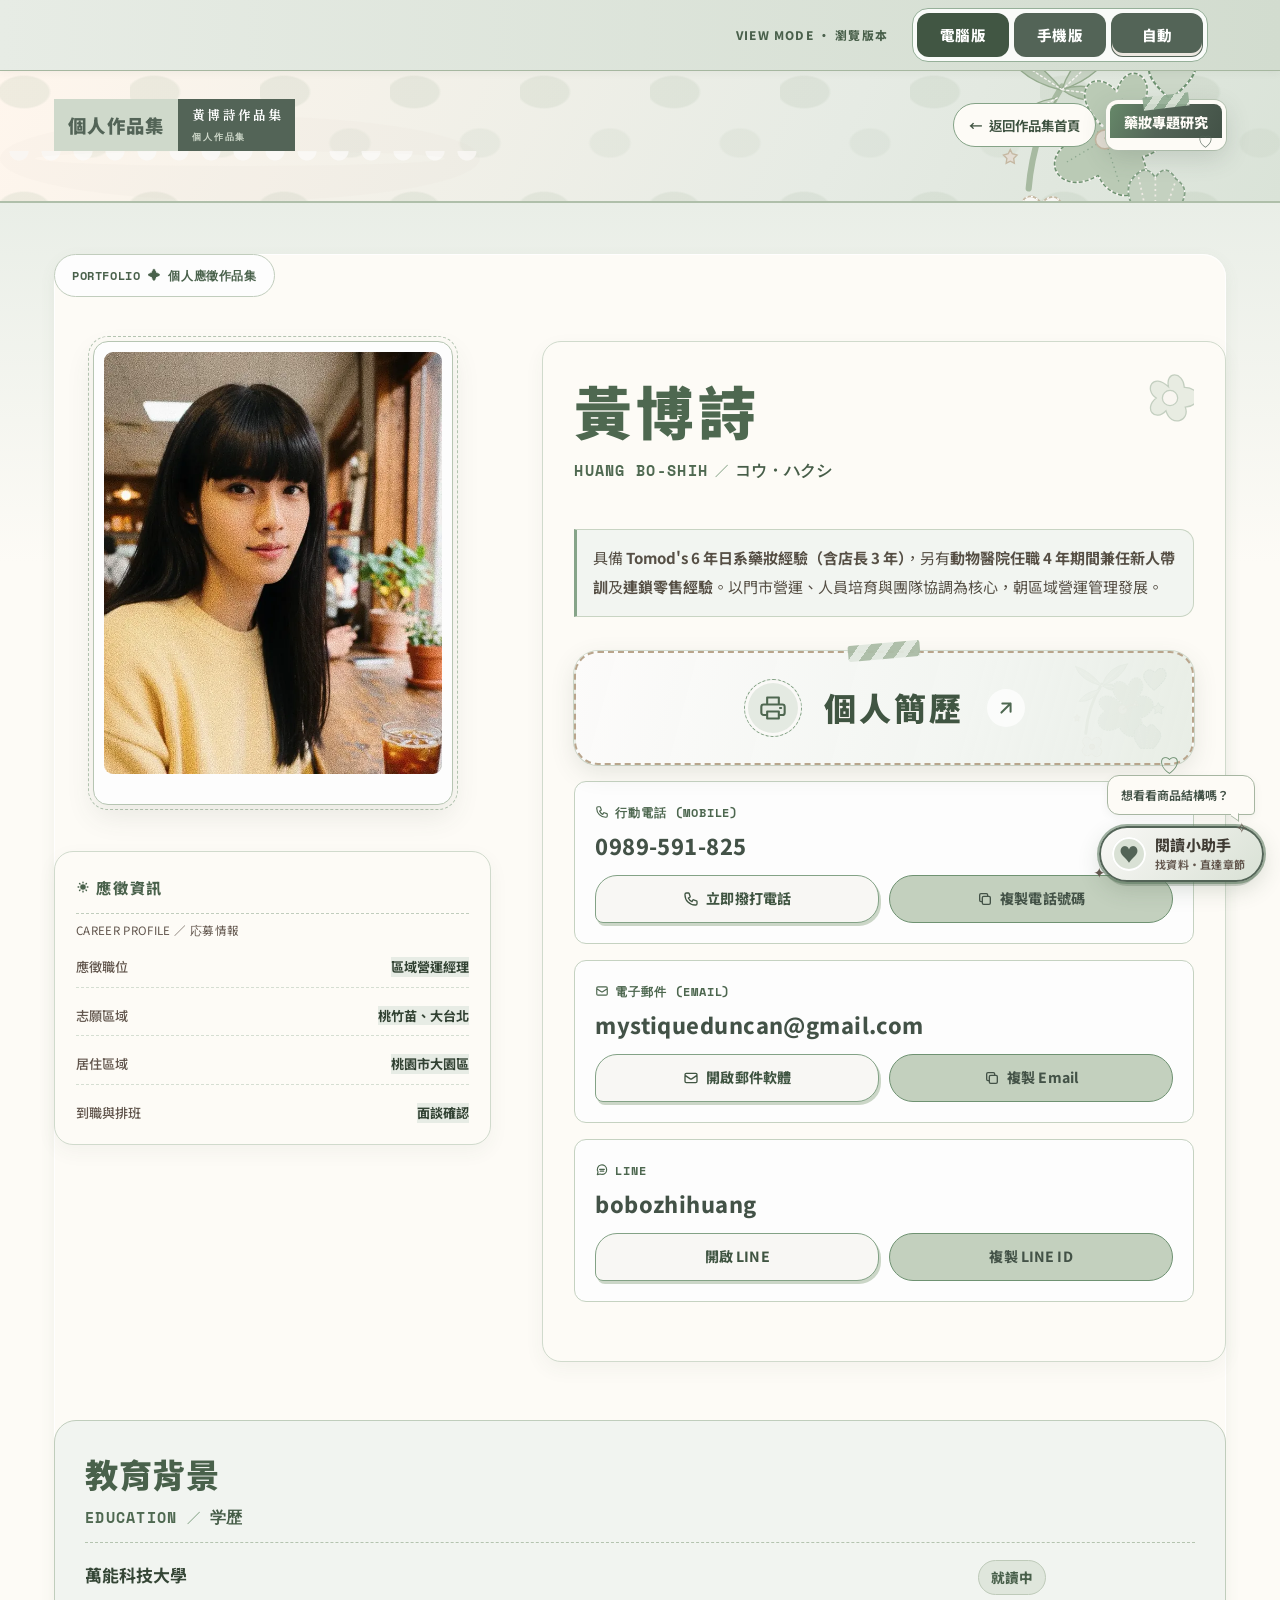
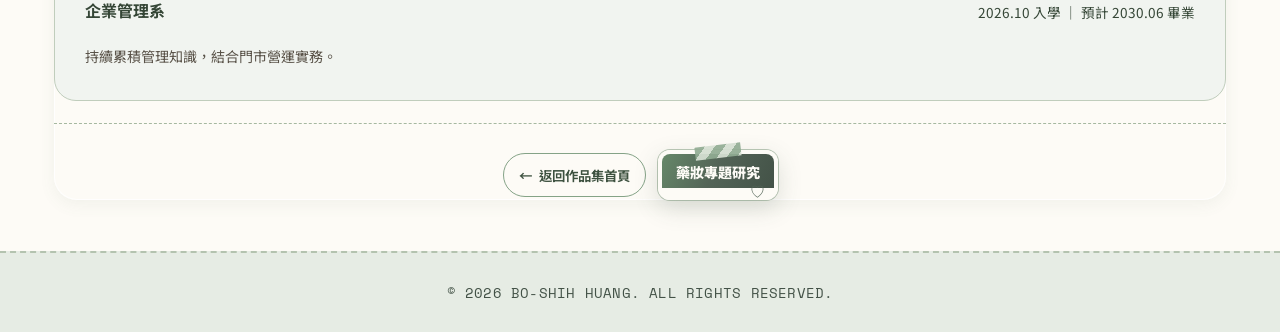
<file: mobile/contact.html>
<!DOCTYPE html>
<html lang="zh-TW">
<head>
  <meta charset="UTF-8">
  <link rel="icon" href="../favicon.ico" type="image/x-icon">
  <meta http-equiv="refresh" content="0; url=../mobile-contact.html">
  <script>window.location.replace('../mobile-contact.html');</script>
  <title>正在轉跳至聯絡方式（手機版）...</title>
  <meta name="viewport" content="width=device-width, initial-scale=1.0">
  <meta name="robots" content="noindex,follow">
</head>
<body style="font-family: sans-serif; text-align: center; padding-top: 50px;">
  <p>正在前往松本清 區域經營經理 聯絡方式（手機版）...</p>
  <p><a href="../mobile-contact.html">聯絡資訊</a></p>
</body>
</html>
</file>
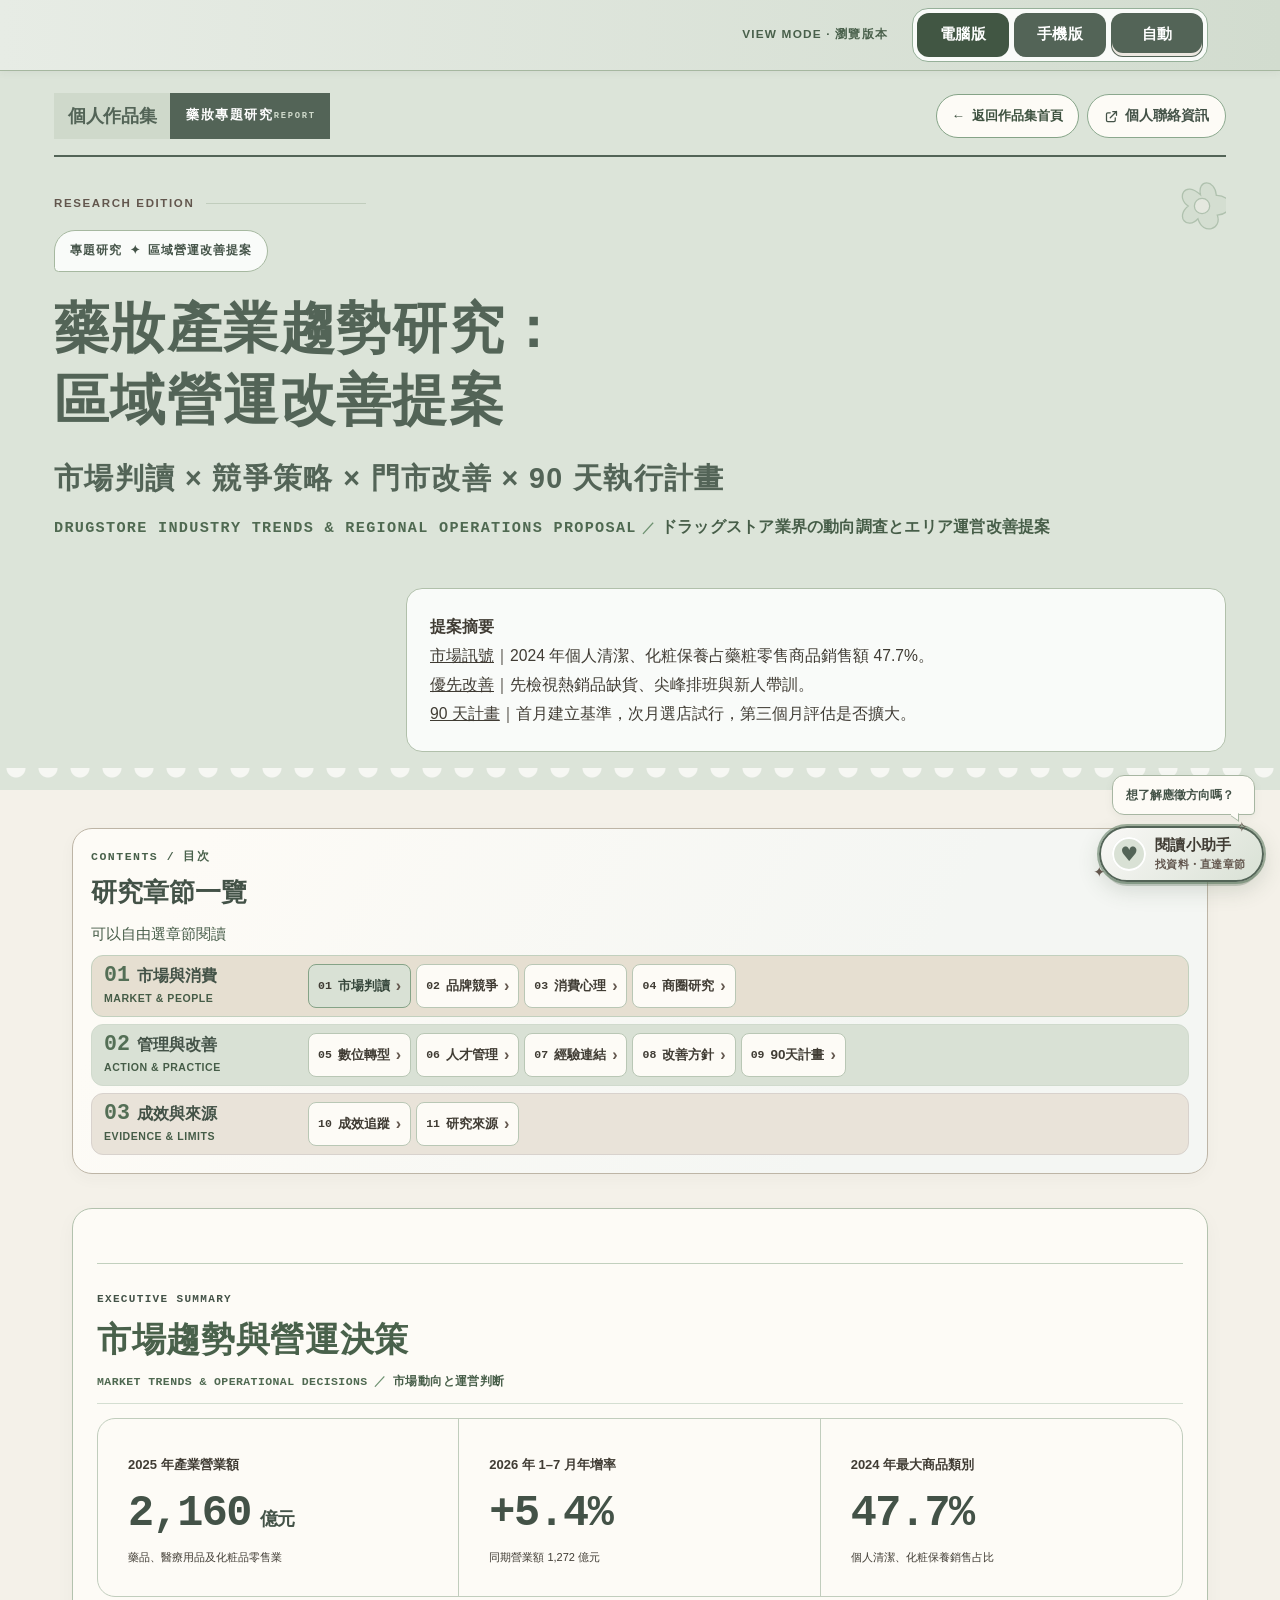
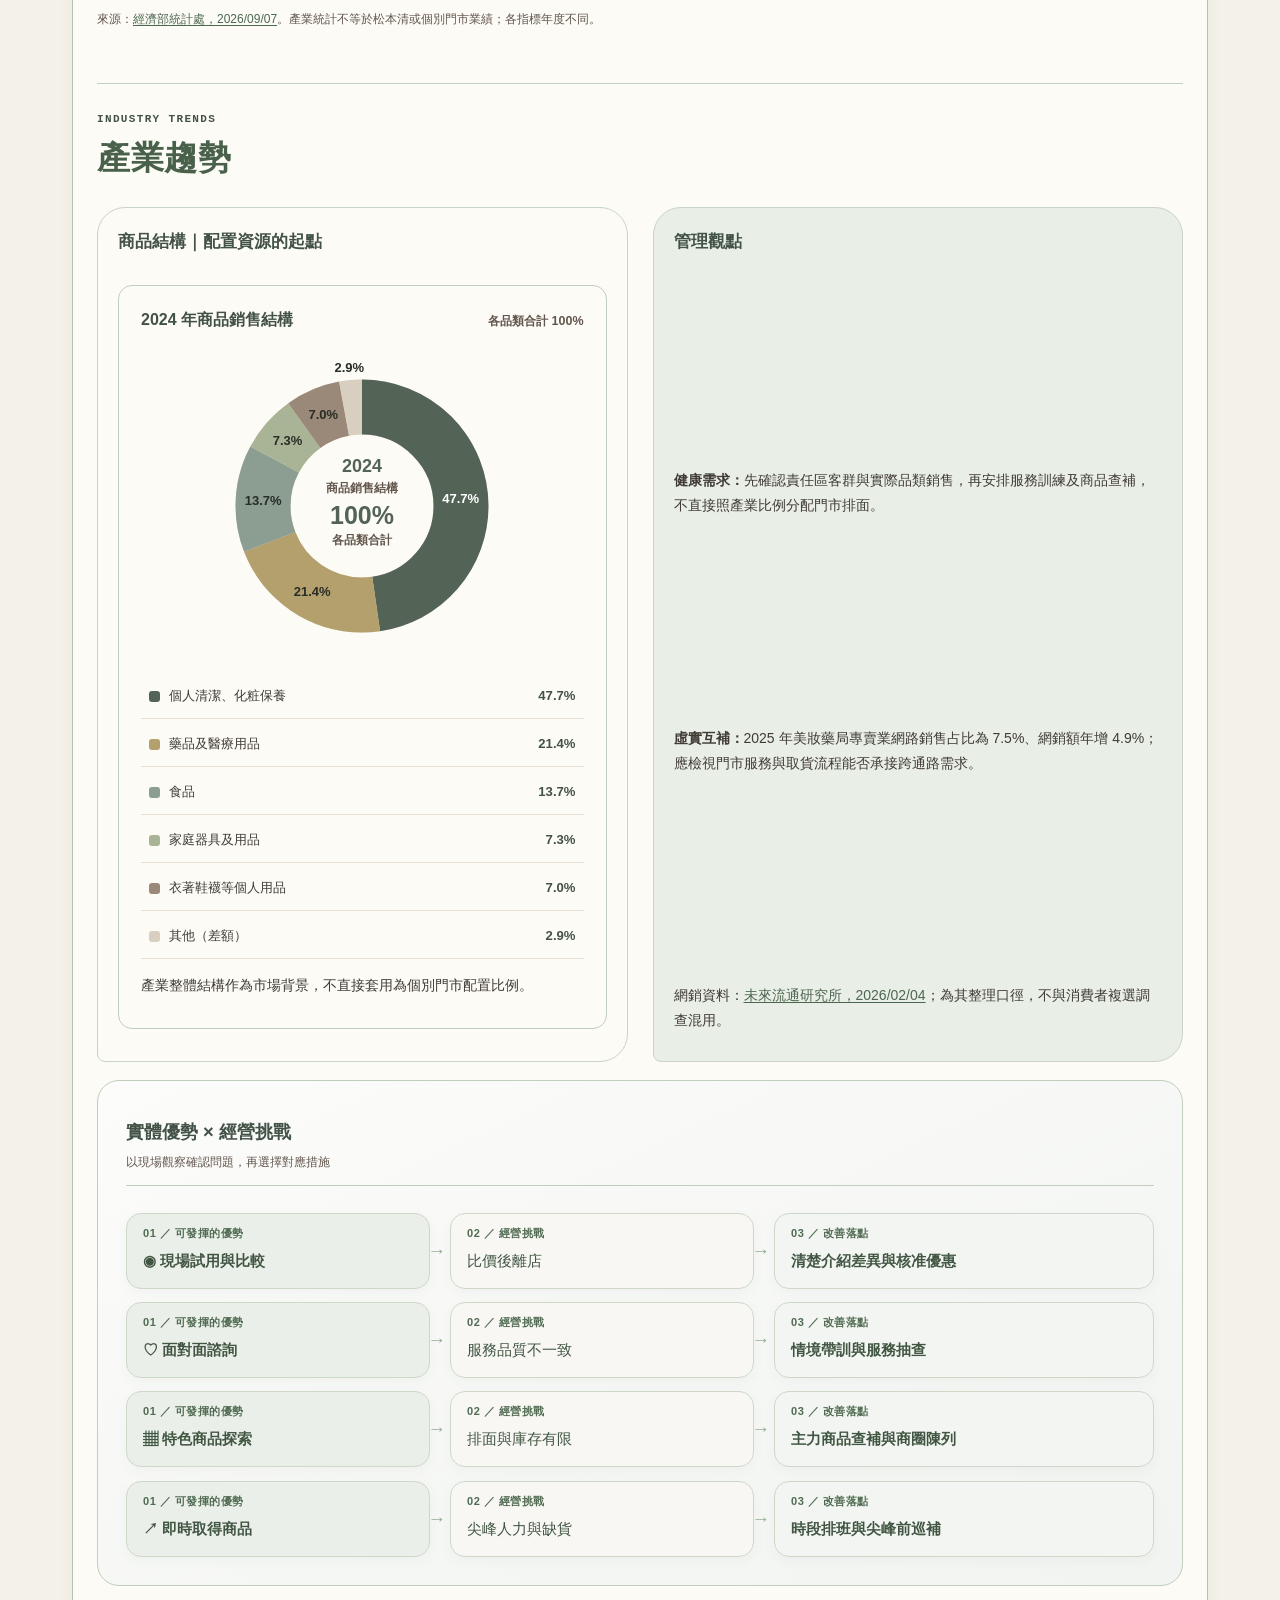
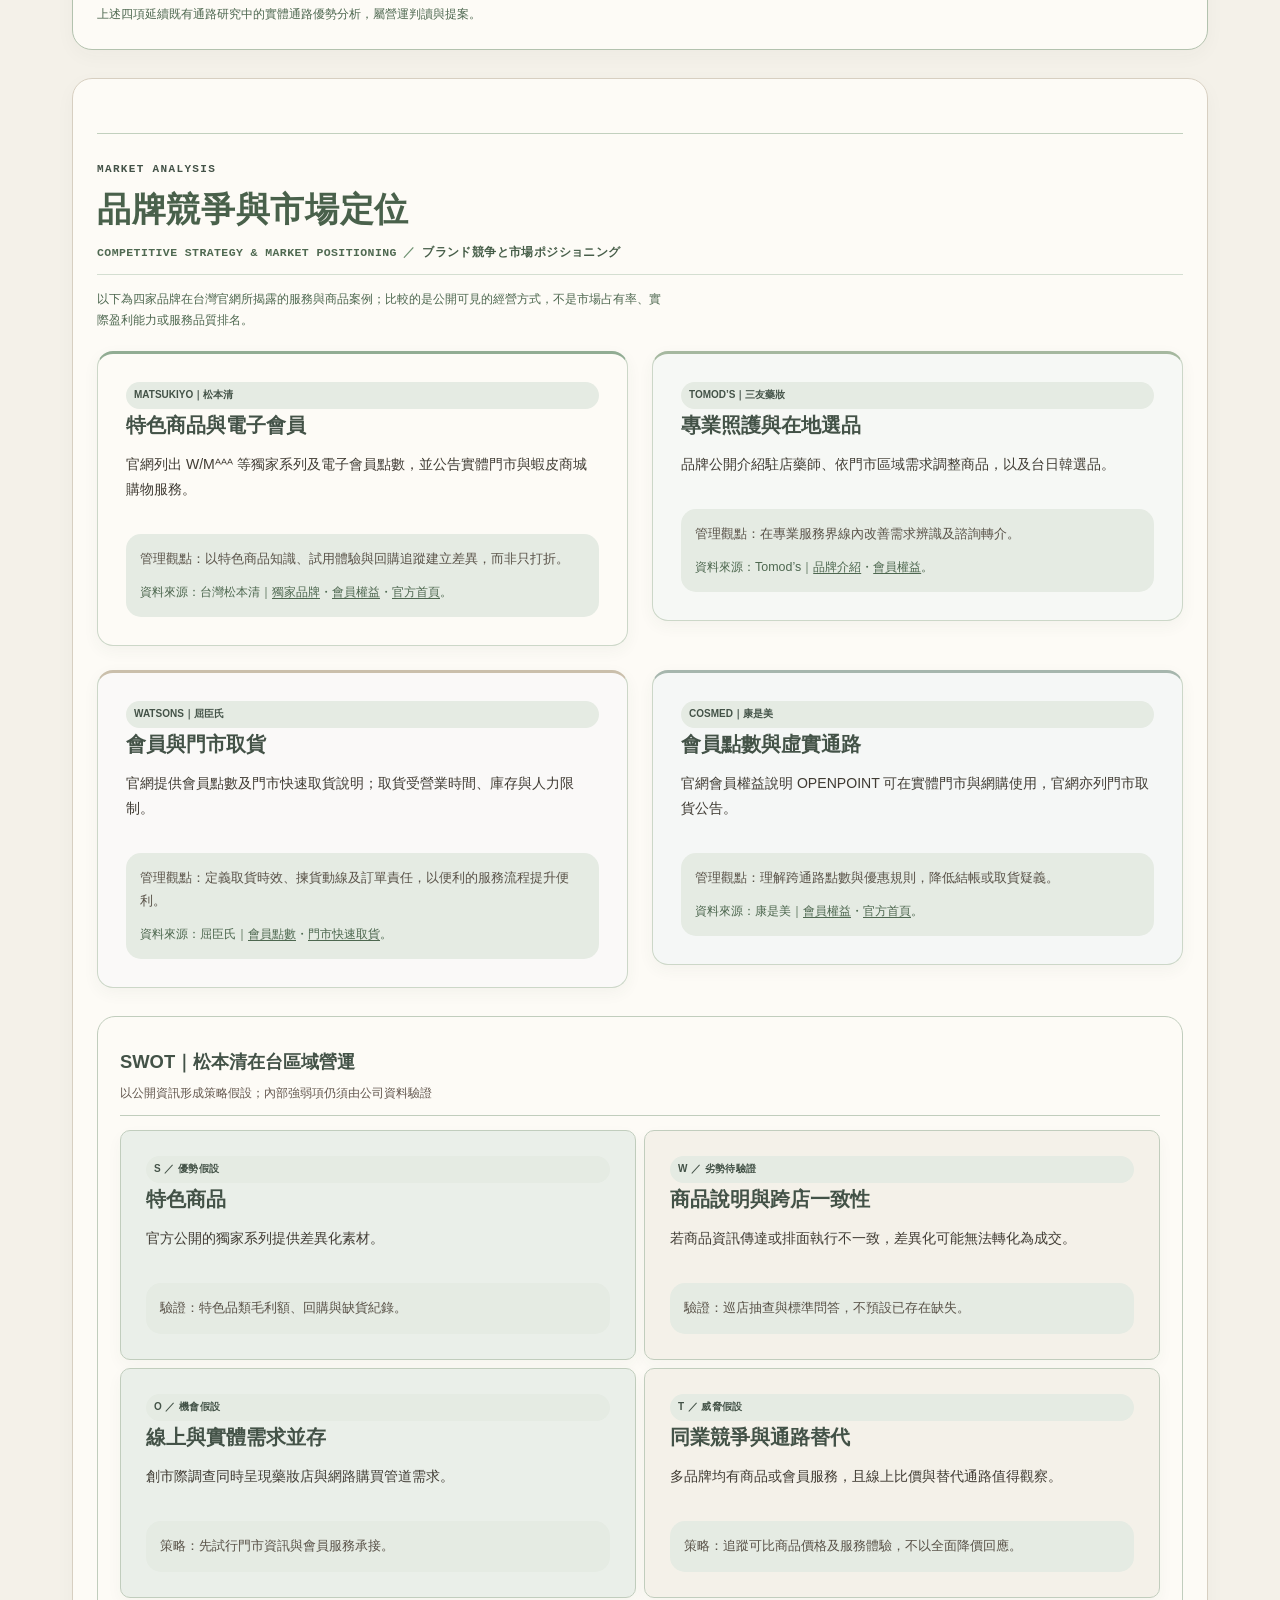
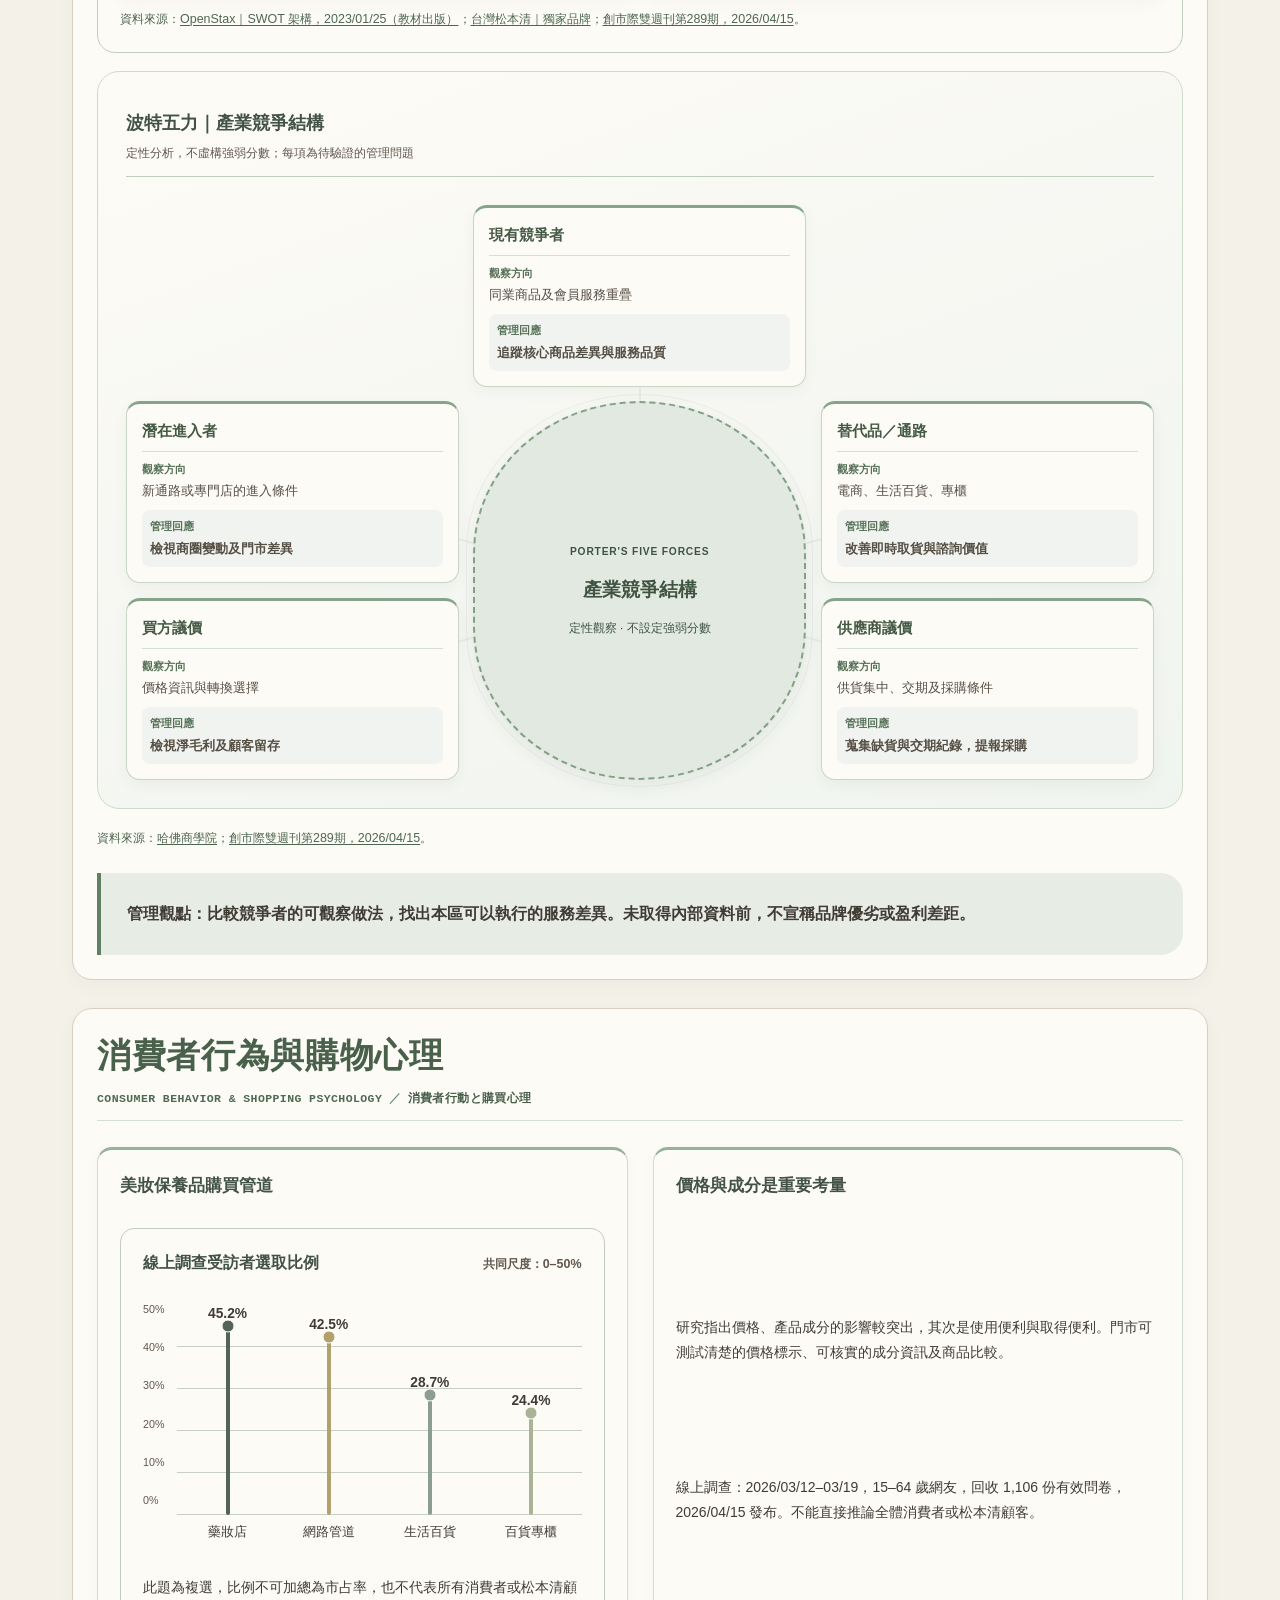
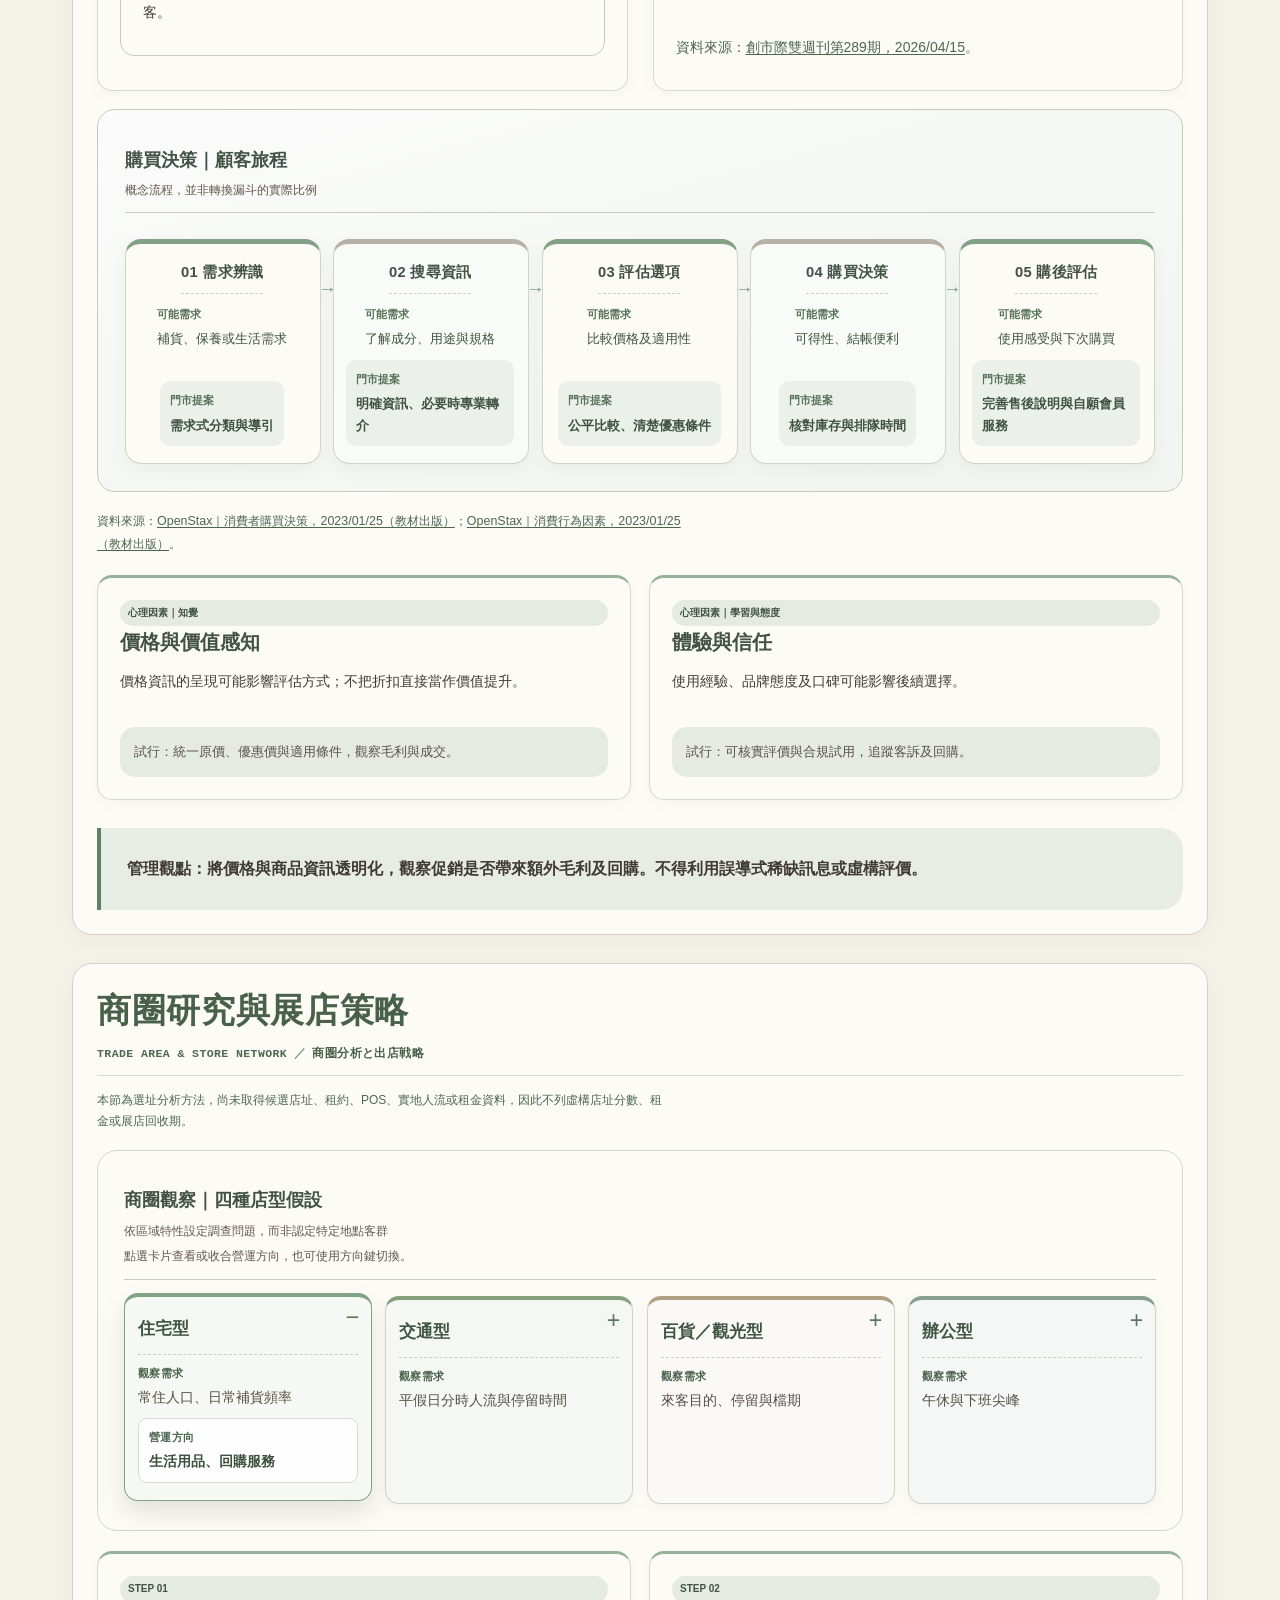
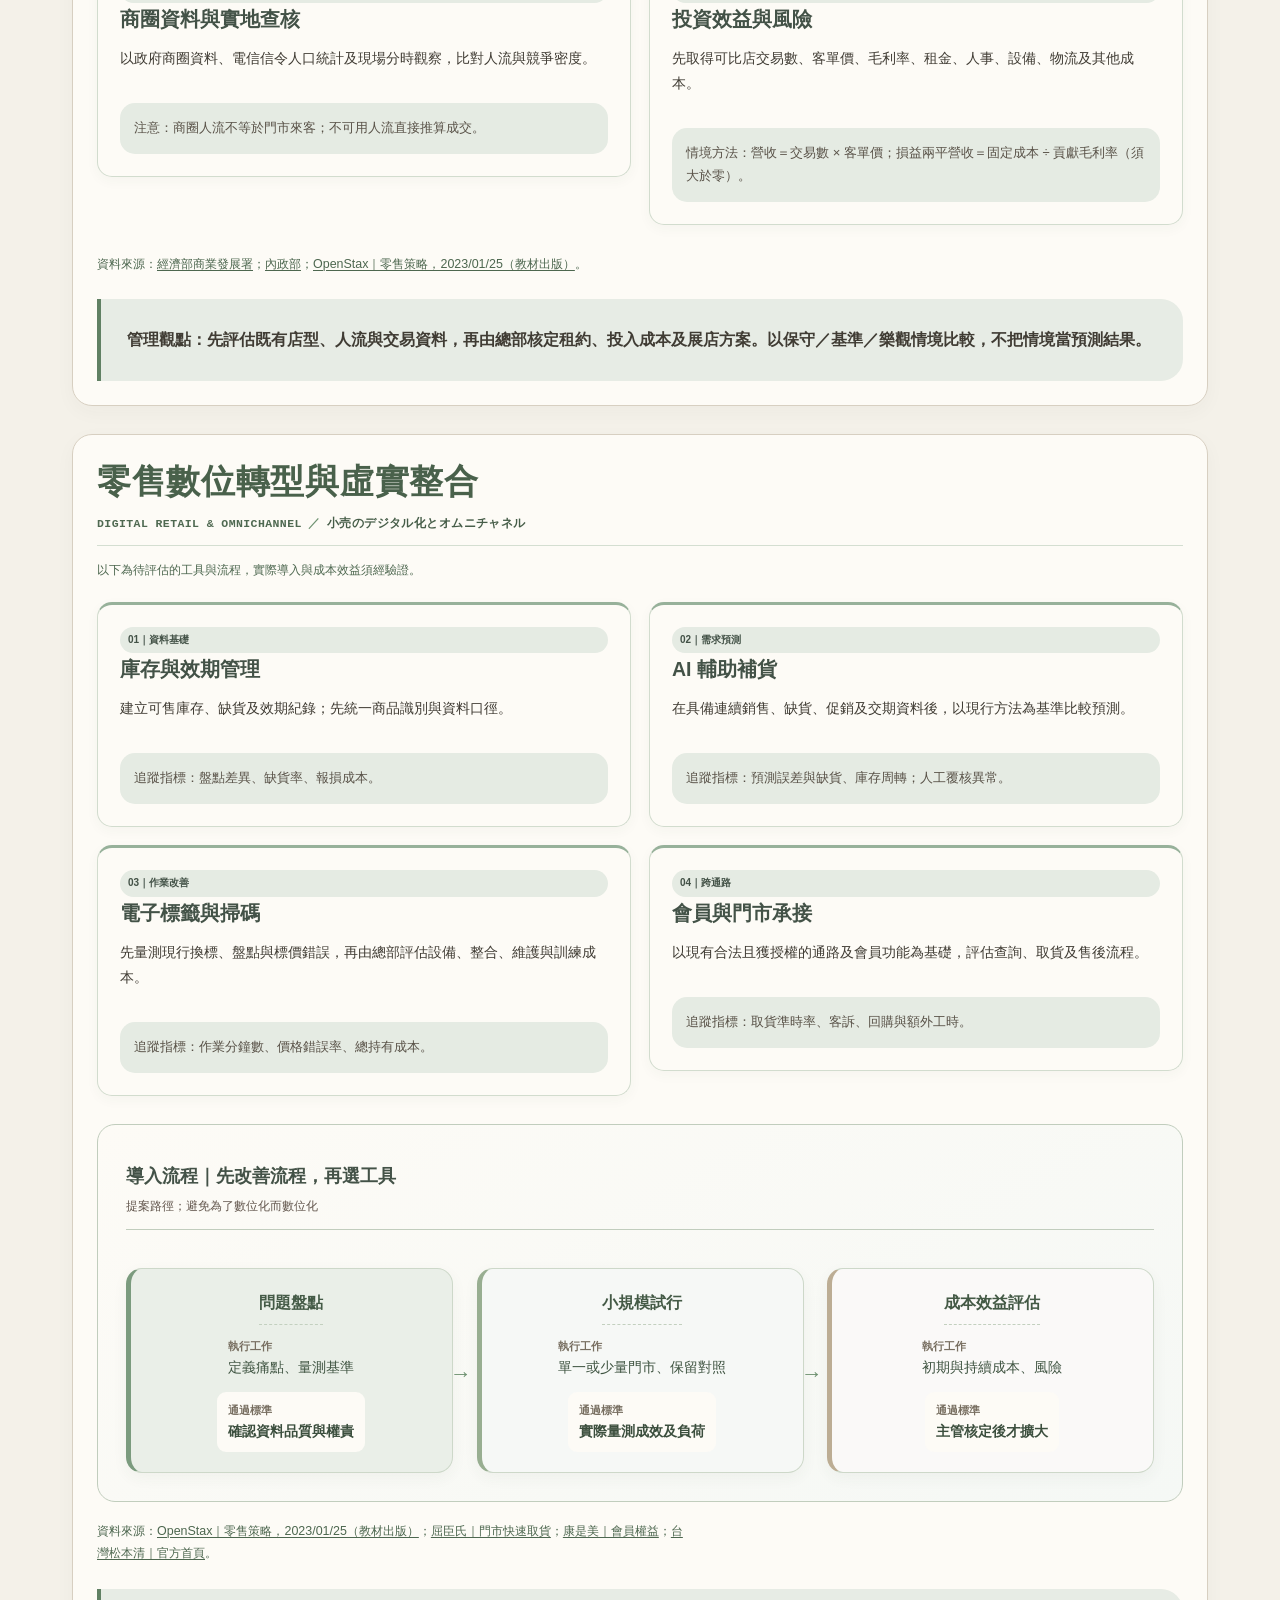
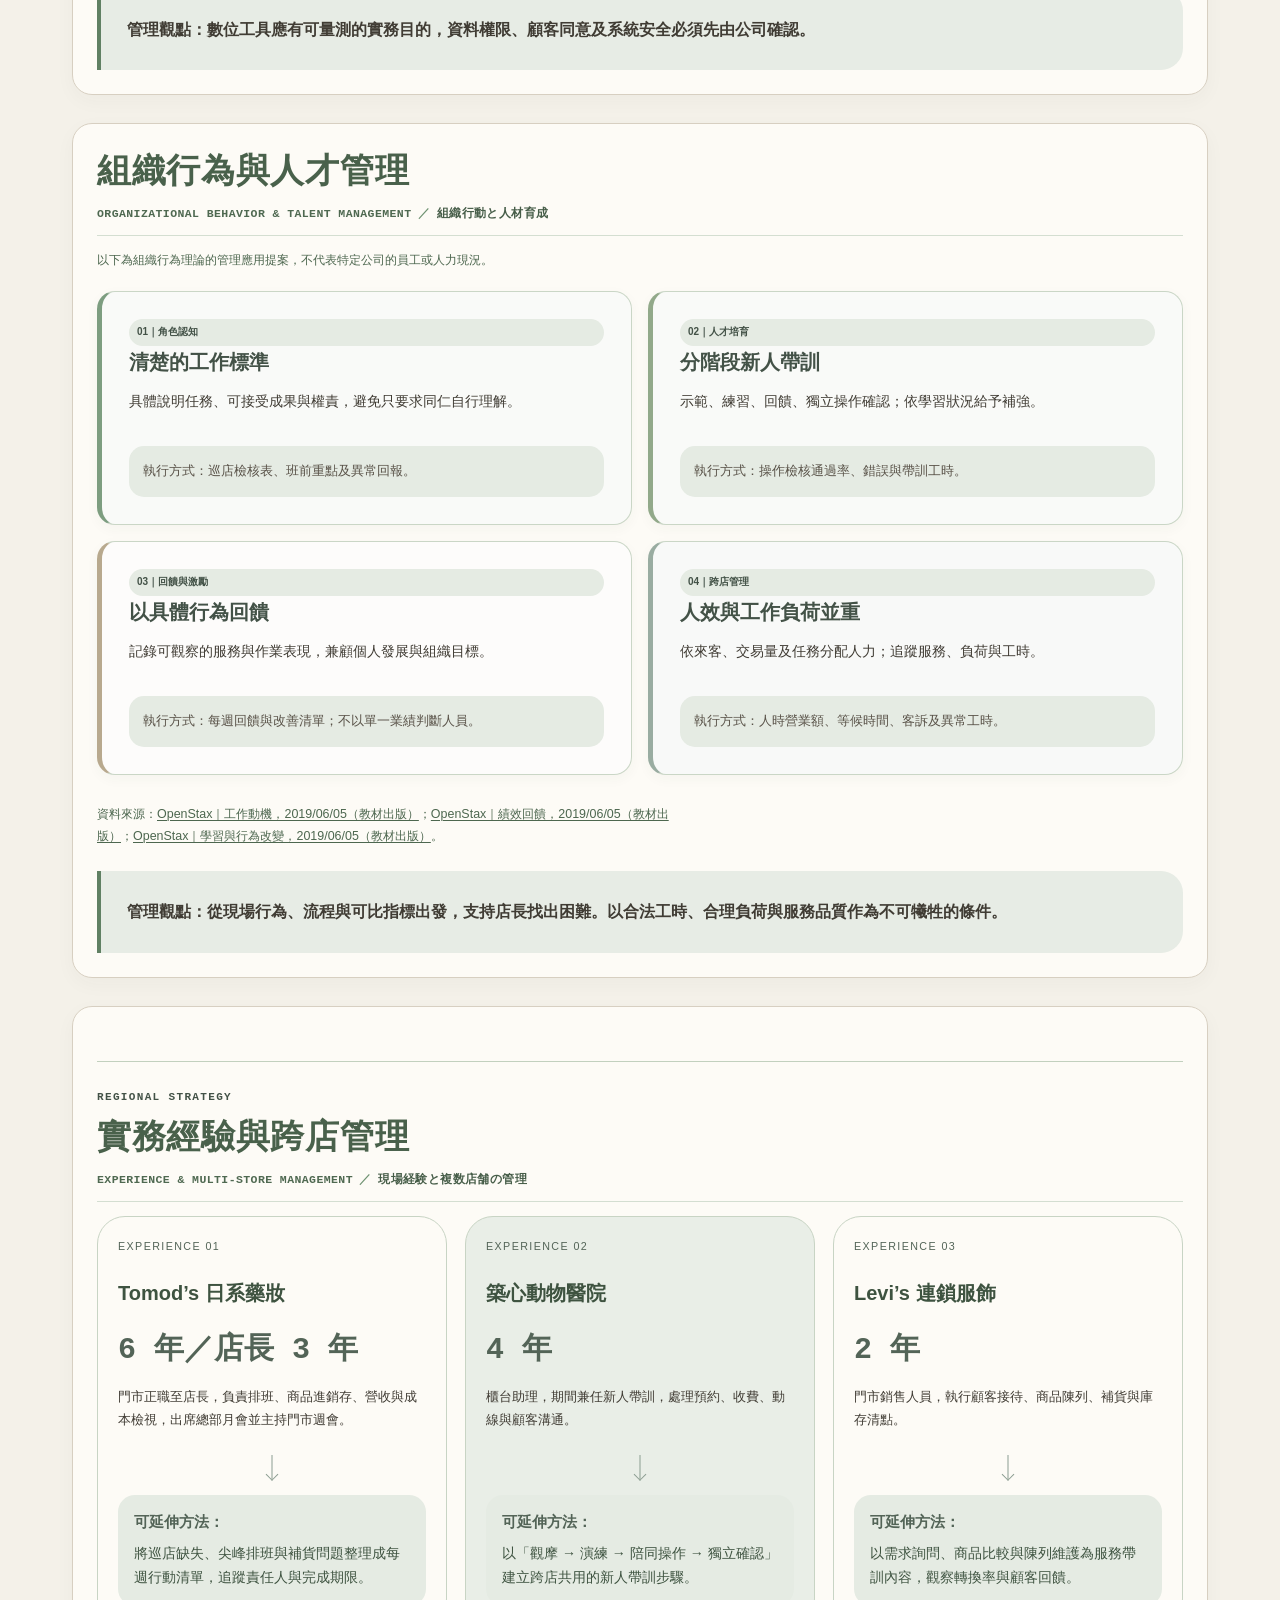
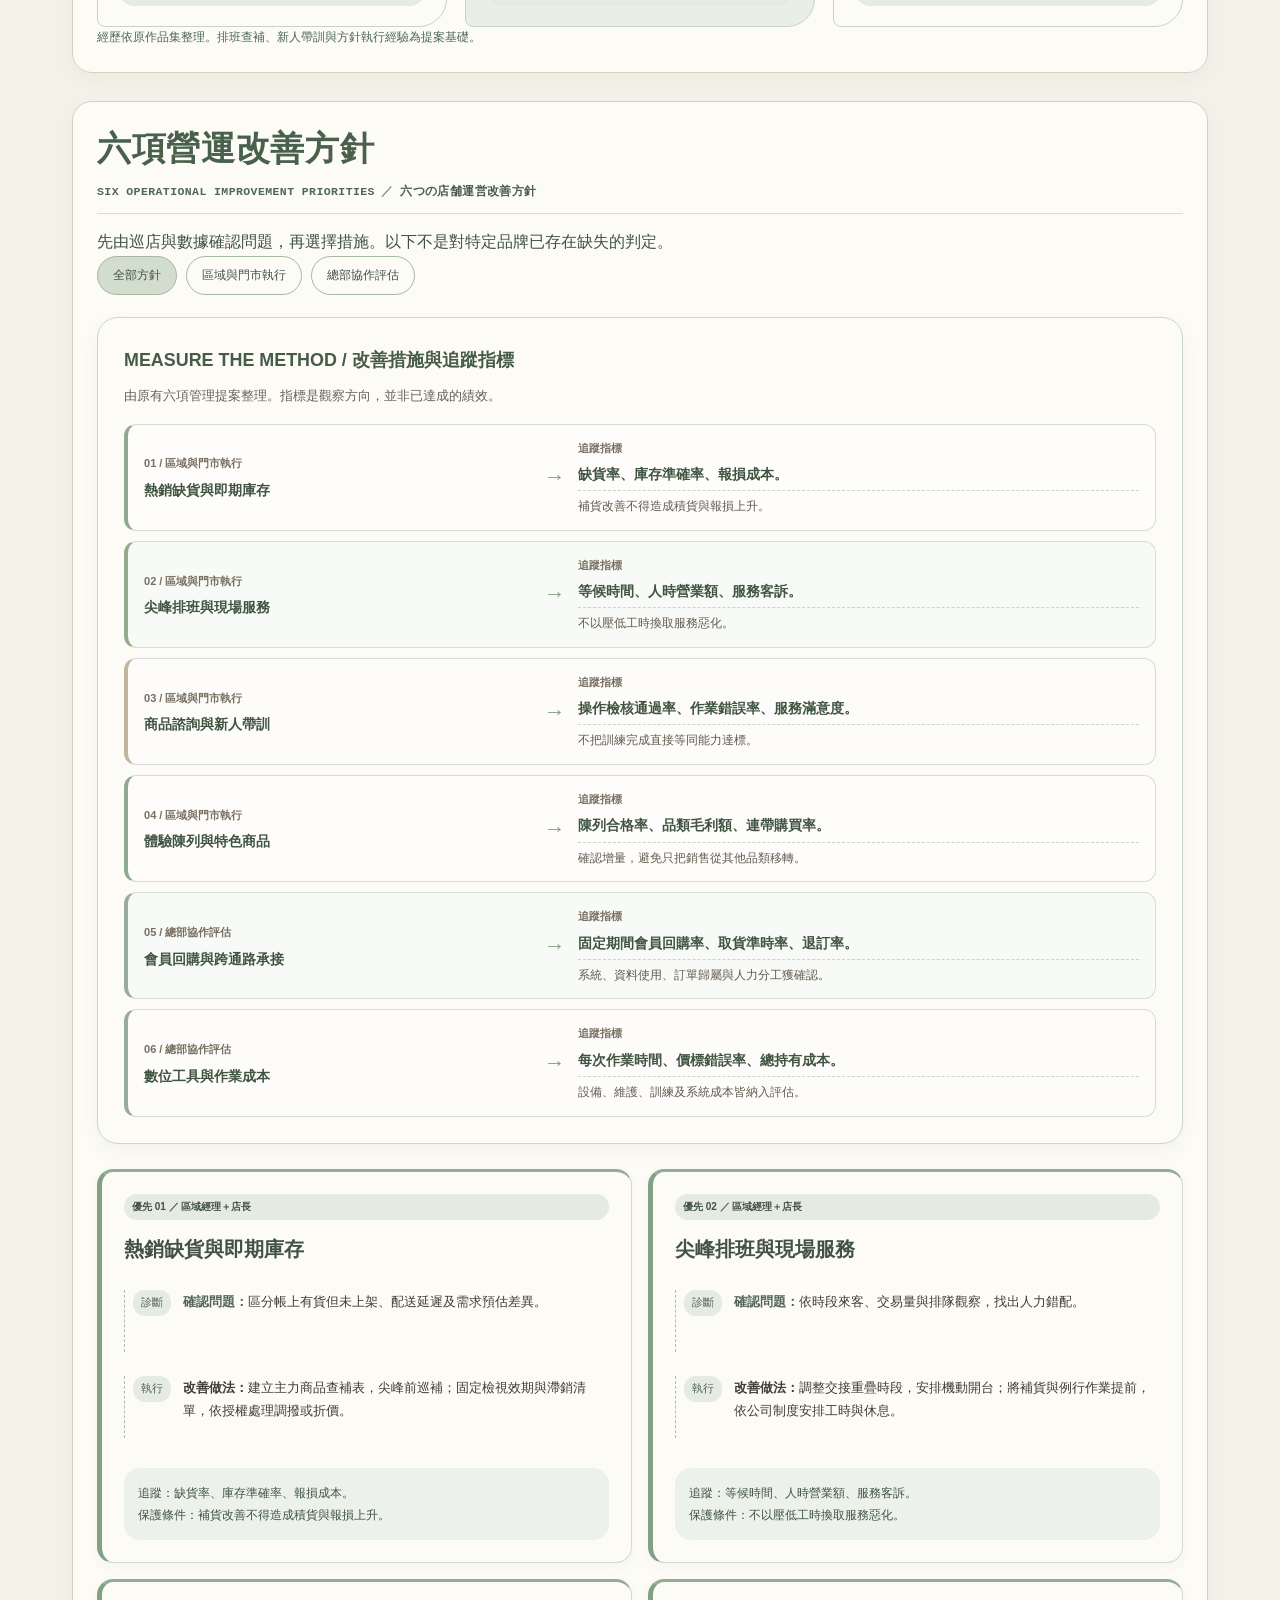
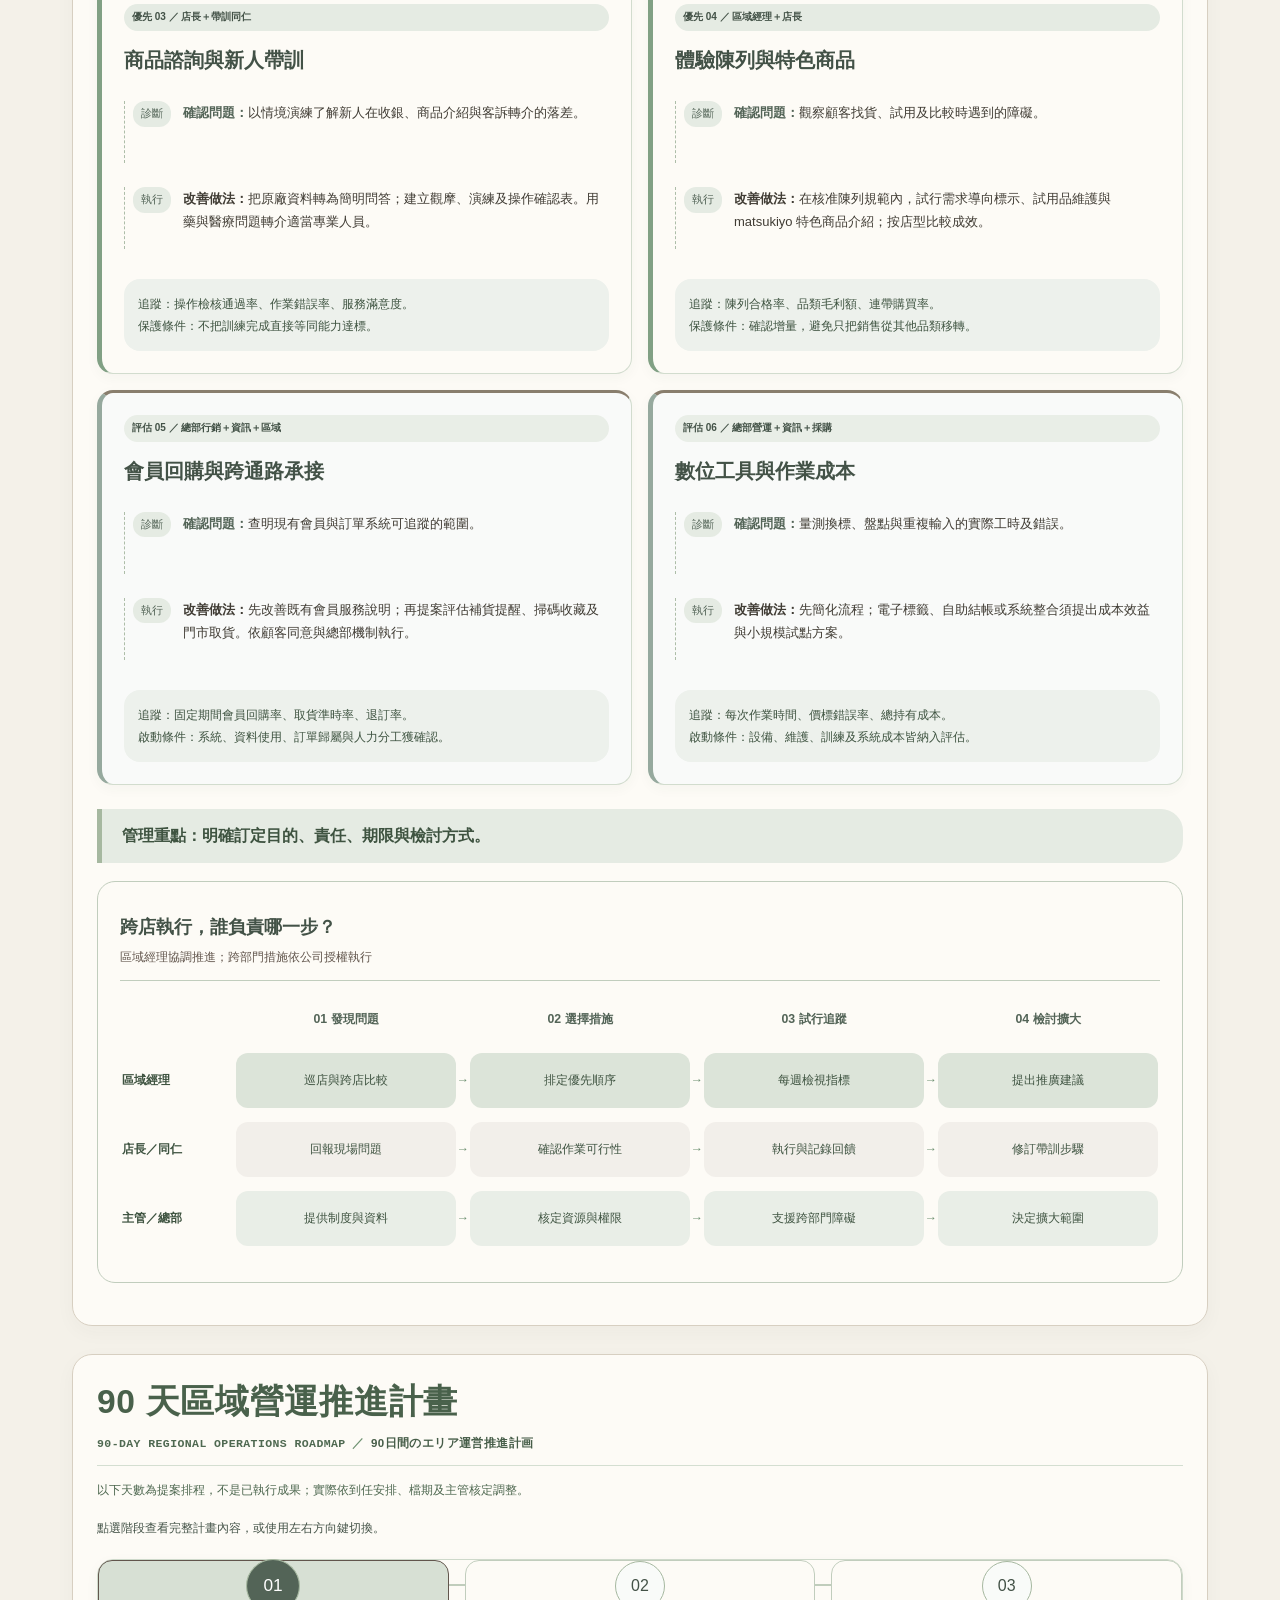
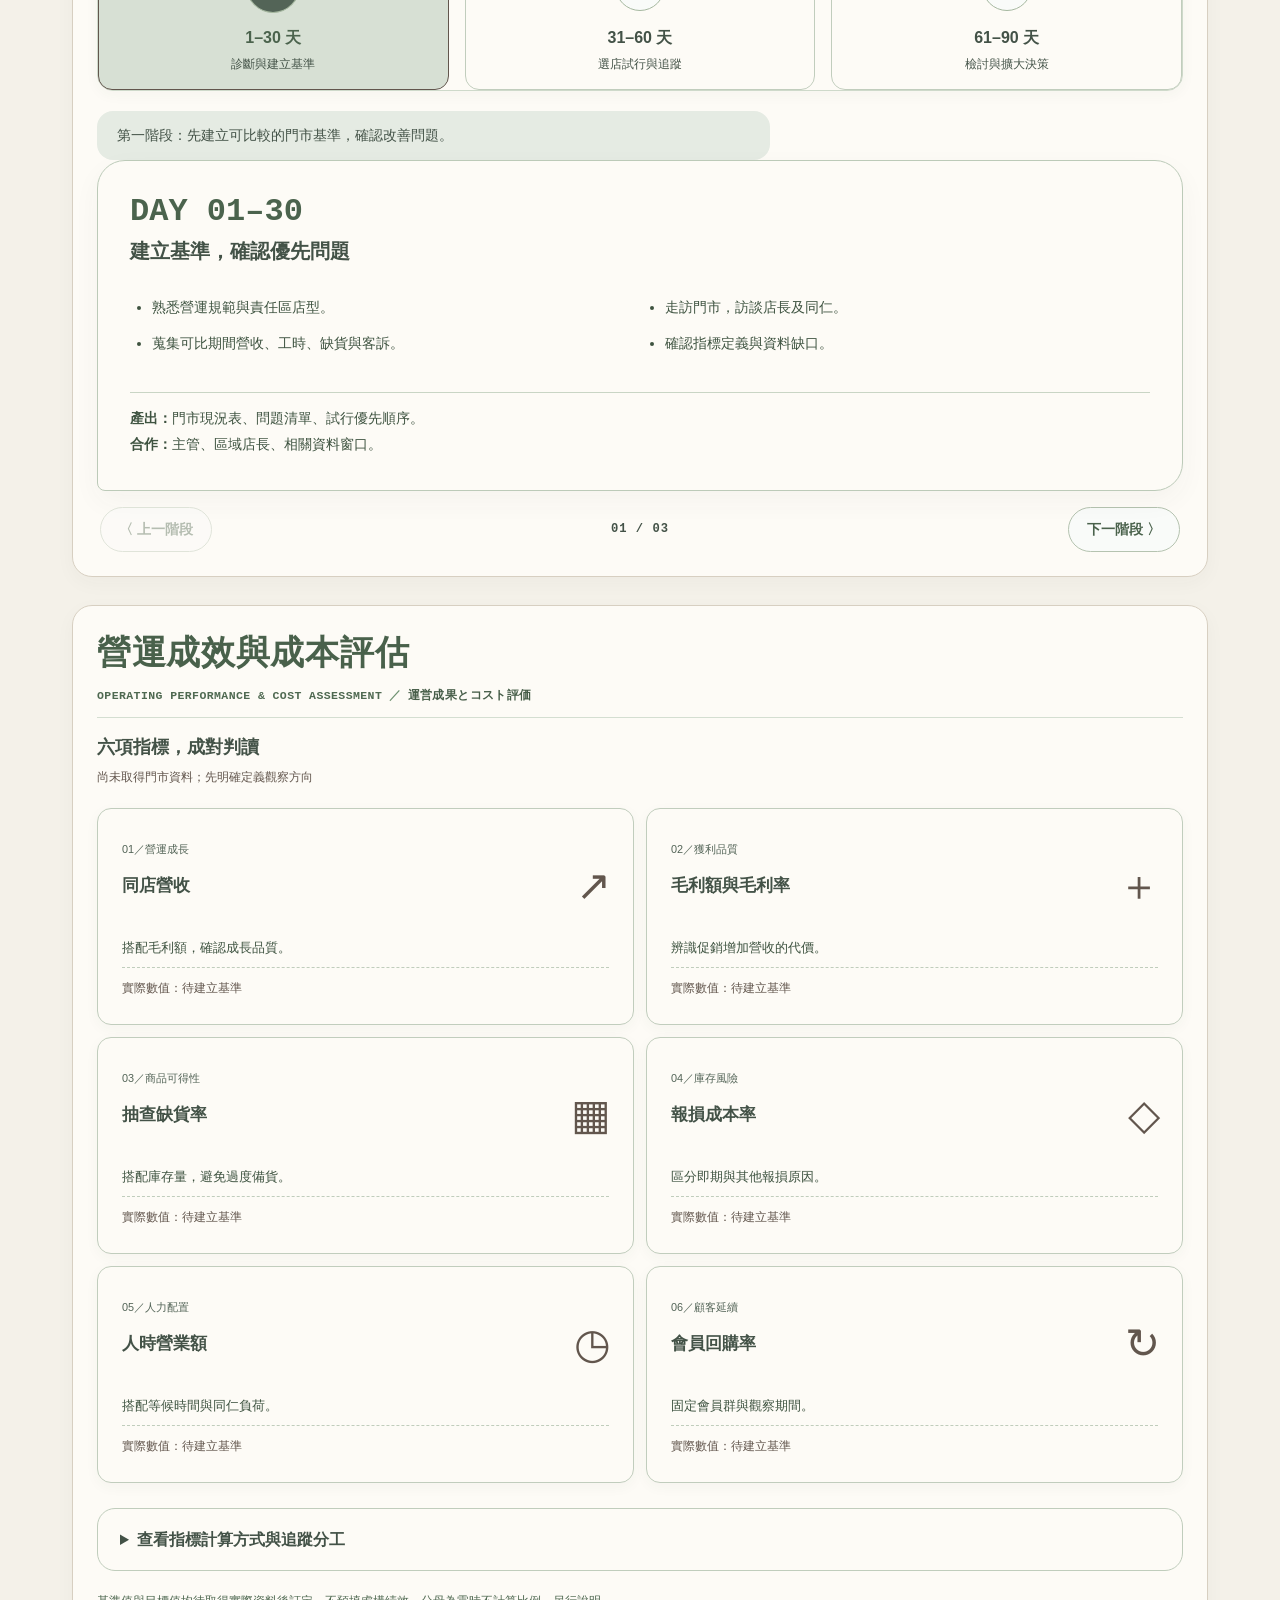
<file: mobile/trend.html>
<!DOCTYPE html>
<html lang="zh-TW">
<head>
  <meta charset="UTF-8">
  <link rel="icon" href="../favicon.ico" type="image/x-icon">
  <meta http-equiv="refresh" content="0; url=../mobile-trend.html">
  <script>window.location.replace('../mobile-trend.html');</script>
  <title>正在轉跳至實體通路趨勢研究（手機版）...</title>
  <meta name="viewport" content="width=device-width, initial-scale=1.0">
  <meta name="robots" content="noindex,follow">
</head>
<body style="font-family: sans-serif; text-align: center; padding-top: 50px;">
  <p>正在前往實體通路趨勢研究（手機版）...</p>
  <p><a href="../mobile-trend.html">如未自動轉跳請點此</a></p>
</body>
</html>
</file>
<file: assets/ai-assistant.css>
/* A softly editorial, self-contained portfolio chat widget.
 * Every selector is scoped to .bs-ai-root to avoid changing resume layout.
 */
@media screen {
  .bs-ai-root {
    position: fixed;
    z-index: 9000;
    right: max(16px, env(safe-area-inset-right));
    bottom: max(18px, env(safe-area-inset-bottom));
    pointer-events: none;
    font-family: "Noto Sans TC", "PingFang TC", "Microsoft JhengHei", system-ui, sans-serif;
    color: #2a332e;
    line-height: 1.55;
    text-align: left;
    -webkit-text-size-adjust: 100%;
  }
  .bs-ai-root *, .bs-ai-root *::before, .bs-ai-root *::after { box-sizing: border-box; }
  .bs-ai-root [hidden] { display: none !important; }
  .bs-ai-root button, .bs-ai-root input { font: inherit; }
  .bs-ai-root button { cursor: pointer; }
  .bs-ai-root button:disabled { cursor: wait; opacity: .6; }
  .bs-ai-root :focus-visible { outline: 3px solid #516b53; outline-offset: 3px; }
  /* A + B: star float, heartbeat and breathing halo on a stationary hit area. */
  .bs-ai-root .bs-ai-launcher {
    pointer-events: auto;
    position: relative;
    display: inline-flex;
    min-width: 114px;
    min-height: 56px;
    align-items: center;
    justify-content: center;
    padding: 0;
    border: 0;
    border-radius: 999px;
    background: transparent;
    color: #403c34;
    font-size: .9rem;
    font-weight: 800;
    letter-spacing: .015em;
  }
  .bs-ai-root .bs-ai-launcher-face {
    position: relative;
    isolation: isolate;
    display: inline-flex;
    align-items: center;
    justify-content: center;
    gap: 9px;
    min-height: 56px;
    padding: 10px 17px 10px 11px;
    border: 2px solid #536457;
    border-radius: 999px;
    background: linear-gradient(135deg,#f9f8f6 0%,#d9e1d5 100%);
    box-shadow: 0 8px 0 -4px rgba(67,88,68,.23),0 8px 22px rgba(61,81,63,.18);
    white-space: nowrap;
    animation: bs-ai-float 2.7s ease-in-out infinite;
    transition: transform .2s cubic-bezier(.2,.8,.3,1.25);
  }
  .bs-ai-root .bs-ai-launcher-emblem {
    display: grid;
    place-items: center;
    width: 34px;
    height: 34px;
    flex: 0 0 34px;
    border-radius: 50%;
    background: #d9e1d5;
    box-shadow: inset 0 0 0 2px #fff;
    color: #536457;
    font-size: 1.25rem;
    line-height: 1;
    animation: bs-ai-heartbeat 2.7s ease-in-out infinite;
  }
  .bs-ai-root .bs-ai-launcher-face::after {
    content: "";
    position: absolute;
    inset: -4px;
    border: 2px solid rgba(92,122,95,.56);
    border-radius: inherit;
    pointer-events: none;
    animation: bs-ai-halo 2.7s ease-out infinite;
    z-index: -1;
  }
  .bs-ai-root .bs-ai-launcher-star {
    position: absolute;
    pointer-events: none;
    color: #62564d;
    font-size: .9rem;
    line-height: 1;
    animation: bs-ai-star 2.7s ease-in-out infinite;
  }
  .bs-ai-root .bs-ai-launcher-star--one {top:-8px;right:14px;}
  .bs-ai-root .bs-ai-launcher-star--two {bottom:1px;left:-8px;animation-delay:.55s;}
  .bs-ai-root .bs-ai-launcher:hover .bs-ai-launcher-face,
  .bs-ai-root .bs-ai-launcher:focus-visible .bs-ai-launcher-face {
    animation:none;transform:scale(1.025);
  }
  .bs-ai-root .bs-ai-launcher:active .bs-ai-launcher-face {transform:scale(.96);}
  .bs-ai-root--open .bs-ai-launcher-face,
  .bs-ai-root--open .bs-ai-launcher-emblem,
  .bs-ai-root--open .bs-ai-launcher-star,
  .bs-ai-root--open .bs-ai-launcher-face::after {animation:none!important;transform:none!important;}
  .bs-ai-root--open .bs-ai-launcher-face::after {opacity:0;}
  .bs-ai-root--open .bs-ai-launcher-star {opacity:0;}
  .bs-ai-root .bs-ai-panel {
    pointer-events: auto;
    position: absolute;
    bottom: calc(100% + 14px);
    right: 0;
    display: flex;
    flex-direction: column;
    width: min(380px, calc(100vw - 24px));
    height: min(560px, calc(100dvh - 132px));
    max-height: calc(100vh - 132px);
    overflow: hidden;
    isolation: isolate;
    border: 2px solid #91ac94;
    border-radius: 22px;
    background: #fcfbfa;
    box-shadow: 0 22px 56px rgba(34, 41, 37, .23);
    animation: bs-ai-panel-in .25s ease-out both;
  }
  .bs-ai-root .bs-ai-header {
    display: flex;
    align-items: center;
    gap: 10px;
    padding: 14px 16px;
    flex: 0 0 auto;
    background: linear-gradient(118deg, #f1f4f0, #e8ede6 69%, #ebf0ea);
    border-bottom: 1px solid #d4ddd0;
  }
  .bs-ai-root .bs-ai-header-icon {
    flex: 0 0 44px;
    display: grid;
    place-items: center;
    width: 44px;
    height: 44px;
    border: 1.5px dashed #688a6b;
    border-radius: 15px;
    background: #fdfdfd;
    color: #5c7b5f;
    font-size: 25px;
  }
  .bs-ai-root .bs-ai-title-block { min-width: 0; flex: 1; display: flex; flex-direction: column; }
  .bs-ai-root .bs-ai-title {
    color: #374938;
    font-size: 1.02rem;
    font-weight: 850;
    letter-spacing: .02em;
  }
  .bs-ai-root .bs-ai-kicker {
    color: #4c654f;
    font-size: .64rem;
    line-height: 1.4;
    font-weight: 650;
    letter-spacing: .05em;
  }
  .bs-ai-root .bs-ai-close {
    display: grid;
    place-items: center;
    width: 44px;
    height: 44px;
    flex: 0 0 44px;
    padding: 0;
    border: 1px solid #9eb6a0;
    border-radius: 50%;
    background: #fefefe;
    color: #364737;
    font-size: 28px;
    line-height: 1;
  }
  .bs-ai-root .bs-ai-messages {
    display: flex;
    flex: 1 1 auto;
    min-height: 80px;
    flex-direction: column;
    gap: 12px;
    overflow-y: auto;
    overscroll-behavior: contain;
    padding: 16px 13px 12px;
    background:
      radial-gradient(circle at 9% 8%, rgba(217, 226, 215, .27), transparent 32%),
      #fcfbfa;
  }
  .bs-ai-root .bs-ai-message { display: flex; width: 100%; }
  .bs-ai-root .bs-ai-message--user { justify-content: flex-end; }
  .bs-ai-root .bs-ai-bubble {
    max-width: 93%;
    min-width: 0;
    padding: 11px 13px;
    border: 1px solid #d2dcce;
    border-radius: 16px 16px 16px 5px;
    background: #fff;
    box-shadow: 0 3px 9px rgba(49, 64, 50, .06);
    color: #2a342e;
    font-size: .88rem;
    overflow-wrap: anywhere;
    white-space: pre-wrap;
  }
  .bs-ai-root .bs-ai-message--user .bs-ai-bubble {
    max-width: 88%;
    border-color: #b6c4b1;
    border-radius: 16px 16px 5px 16px;
    background: #e2e8e0;
    color: #2f3e30;
  }
  .bs-ai-root .bs-ai-message-text { margin: 0; line-height: 1.65; }
  .bs-ai-root .bs-ai-actions { display: flex; flex-wrap: wrap; gap: 7px; margin-top: 12px; }
  .bs-ai-root .bs-ai-action-link {
    display: inline-flex;
    align-items: center;
    min-height: 39px;
    border: 1px solid #6f9271;
    border-radius: 11px;
    padding: 7px 11px;
    background: #f4f7f3;
    color: #374939;
    font-size: .81rem;
    font-weight: 750;
    text-decoration: none;
  }
  .bs-ai-root .bs-ai-action-link:hover, .bs-ai-root .bs-ai-chip:hover {
    background: #d5ded1;
  }
  .bs-ai-root .bs-ai-chips-label {
    margin: 0;
    padding: 8px 13px 4px;
    border-top: 1px dashed #cad6c6;
    color: #4a624c;
    background: #f8faf8;
    font-size: .67rem;
    letter-spacing: .045em;
    font-weight: 750;
  }
  .bs-ai-root .bs-ai-chips {
    display: grid;
    flex: 0 0 auto;
    grid-template-columns: 1fr 1fr;
    gap: 7px;
    padding: 6px 13px 11px;
    background: #f8faf8;
  }
  .bs-ai-root .bs-ai-chip {
    display: grid;
    align-items: center;
    min-height: 42px;
    padding: 7px 5px;
    border: 1px solid #a8b9a3;
    border-radius: 11px;
    background: #fff;
    color: #3a4e3c;
    font-size: .8rem;
    font-weight: 720;
    text-align: center;
  }
  .bs-ai-root .bs-ai-form {
    display: flex;
    flex: 0 0 auto;
    align-items: center;
    gap: 8px;
    padding: 10px 12px;
    border-top: 1px solid #dae2d7;
    background: #fff;
  }
  .bs-ai-root .bs-ai-input {
    flex: 1 1 auto;
    width: 100%;
    min-width: 0;
    min-height: 44px;
    padding: 10px 12px;
    border: 1.5px solid #abbca6;
    border-radius: 14px;
    background: #fdfbf6;
    color: #29332d;
    font-size: 16px;
    line-height: 1.4;
    outline-offset: 1px;
  }
  .bs-ai-root .bs-ai-input::placeholder { color: #786e60; opacity: 1; }
  .bs-ai-root .bs-ai-send {
    display: grid;
    place-items: center;
    flex: 0 0 44px;
    width: 44px;
    height: 44px;
    padding: 0;
    border: 0;
    border-radius: 14px;
    background: #4f6851;
    color: #fff;
    font-size: 19px;
  }
  .bs-ai-root .bs-ai-disclaimer {
    flex: 0 0 auto;
    margin: 0;
    padding: 0 10px 9px;
    background: #fff;
    color: #686053;
    font-size: .66rem;
    text-align: center;
    line-height: 1.5;
  }
  .bs-ai-root .bs-ai-typing { display: flex; align-items: center; gap: 5px; min-height: 40px; }
  .bs-ai-root .bs-ai-dot {
    display: inline-block;
    width: 7px;
    height: 7px;
    border-radius: 50%;
    background: #608063;
    animation: bs-ai-dot 1s infinite ease-in-out alternate;
  }
  .bs-ai-root .bs-ai-dot:nth-child(2) { animation-delay: .2s; }
  .bs-ai-root .bs-ai-dot:nth-child(3) { animation-delay: .4s; }
  .bs-ai-root--bottom-nav { bottom: calc(88px + env(safe-area-inset-bottom)); }
  .bs-ai-root--bottom-nav .bs-ai-panel {
    height: min(560px, calc(100dvh - 205px));
    max-height: calc(100vh - 205px);
  }
  @media (max-width: 480px) {
    .bs-ai-root { right: 12px; }
    .bs-ai-root .bs-ai-launcher { min-height: 52px; }
    .bs-ai-root .bs-ai-launcher-face { min-height: 52px; padding: 8px 13px 8px 9px; }
    .bs-ai-root .bs-ai-panel { width: calc(100vw - 24px); border-radius: 18px; }
    .bs-ai-root .bs-ai-header { padding: 10px 12px; }
    .bs-ai-root .bs-ai-messages { padding: 10px; }
  }
  @media (max-height: 580px) {
    .bs-ai-root .bs-ai-panel { height: calc(100dvh - 115px); }
    .bs-ai-root--bottom-nav .bs-ai-panel { height: calc(100dvh - 170px); }
  }
  @media (prefers-reduced-motion: reduce) {
    .bs-ai-root .bs-ai-launcher-face,
    .bs-ai-root .bs-ai-launcher-emblem,
    .bs-ai-root .bs-ai-launcher-star,
    .bs-ai-root .bs-ai-launcher-face::after {animation:none!important;transform:none!important;}
    .bs-ai-root .bs-ai-launcher-face::after {opacity:0;}
    .bs-ai-root *, .bs-ai-root *::before, .bs-ai-root *::after {
      animation-duration: .01ms !important;
      animation-iteration-count: 1 !important;
      transition-duration: .01ms !important;
    }
  }
  @keyframes bs-ai-float {
    0%,100% { transform:translateY(0); }
    50% { transform:translateY(-6px); }
  }
  @keyframes bs-ai-heartbeat {
    0%,30%,48%,100% { transform:scale(1); }
    16% { transform:scale(1.16); }
    39% { transform:scale(1.11); }
  }
  @keyframes bs-ai-halo {
    0% { opacity:.65; transform:scale(1); }
    78%,100% { opacity:0; transform:scale(1.10); }
  }
  @keyframes bs-ai-star {
    0%,100% { opacity:.30; transform:scale(.76) rotate(-10deg); }
    48% { opacity:1; transform:scale(1.2) rotate(14deg); }
  }
  @keyframes bs-ai-panel-in {
    from { opacity: 0; transform: translateY(10px) scale(.98); }
    to { opacity: 1; transform: translateY(0) scale(1); }
  }
  @keyframes bs-ai-dot {
    from { opacity: .35; transform: translateY(0); }
    to { opacity: 1; transform: translateY(-3px); }
  }
}
@media print { .bs-ai-root { display: none !important; } }

/* Approved compact contextual guide: leave the original 2.7s launcher motion intact. */
@media screen {
  .bs-ai-root .bs-ai-launcher-copy {
    display:flex;
    flex-direction:column;
    align-items:flex-start;
    gap:3px;
    line-height:1.25;
    text-align:left;
  }
  .bs-ai-root .bs-ai-launcher-label {font-size:15px;font-weight:800;}
  .bs-ai-root .bs-ai-launcher-caption {font-size:11px;font-weight:650;color:#62564d;}
  .bs-ai-root .bs-ai-chips {grid-template-columns:repeat(3,minmax(0,1fr));}
  .bs-ai-root .bs-ai-chip {min-width:0;overflow-wrap:anywhere;}
  .bs-ai-root .bs-ai-guide-hint {
    position:absolute;
    bottom:calc(100% + 11px);
    right:9px;
    display:inline-flex;
    align-items:center;
    justify-content:center;
    width:max-content;
    max-width:calc(100vw - 45px);
    margin:0;
    padding:6px 10px;
    border:1px solid #a7b6a2;
    border-radius:10px 10px 3px 10px;
    background:#fdfbf6;
    color:#435247;
    font-size:13px;
    font-weight:600;
    line-height:1.4;
    letter-spacing:0;
    white-space:nowrap;
    box-shadow:0 3px 8px #53645712;
    opacity:0;
    visibility:hidden;
    pointer-events:none;
    transform:translateY(4px);
    transition:opacity .6s ease,transform .4s ease,visibility 0s linear .6s;
  }
  .bs-ai-root .bs-ai-guide-hint.is-visible {
    opacity:1;
    visibility:visible;
    transform:translateY(0);
    pointer-events:none;
    transition:opacity .3s ease,transform .3s ease,visibility 0s;
  }
  .bs-ai-root .bs-ai-guide-hint::after {
    content:"";
    position:absolute;
    bottom:-5px;
    right:7px;
    width:8px;
    height:8px;
    background:#fdfbf6;
    border-right:1px solid #a7b6a2;
    border-bottom:1px solid #a7b6a2;
    transform:skewY(35deg);
    pointer-events:none;
  }
  .bs-ai-root .bs-ai-guide-cursor {
    display:inline-block;
    width:1px;
    height:12px;
    margin-left:2px;
    background:#536457;
    animation:bs-ai-guide-blink .8s steps(1) infinite;
  }
  .bs-ai-root .bs-ai-guide-cursor[hidden] {display:none!important;}
  .bs-ai-root--open .bs-ai-guide-hint {visibility:hidden!important;opacity:0!important;transition:none!important;pointer-events:none!important;}
  @keyframes bs-ai-guide-blink {50%{opacity:0;}}
  @media (prefers-reduced-motion:reduce) {
    .bs-ai-root .bs-ai-guide-hint {transform:none;transition:none!important;}
    .bs-ai-root .bs-ai-guide-cursor {display:none!important;animation:none!important;}
  }
}

/* Reading assistant: both visual elements share exactly one floating transform. */
@media screen {
  /* Native transform animations start together on insertion; hit targets stay stationary. */
  .bs-ai-root .bs-ai-dock {position:relative;display:flex;justify-content:flex-end;}
  .bs-ai-root .bs-ai-dock .bs-ai-launcher-face,
  .bs-ai-root .bs-ai-dock .bs-ai-guide-face,
  .bs-ai-root .bs-ai-dock .bs-ai-launcher:hover .bs-ai-launcher-face,
  .bs-ai-root .bs-ai-dock .bs-ai-launcher:focus-visible .bs-ai-launcher-face,
  .bs-ai-root .bs-ai-dock .bs-ai-launcher:active .bs-ai-launcher-face {animation:bs-reading-shared-float 2.7s ease-in-out infinite;transition:none;}
  /* Match the launcher interaction selector specificity so the animation shorthand cannot reset pause. */
  .bs-ai-root .bs-ai-dock.is-paused :is(.bs-ai-launcher-face,.bs-ai-guide-face) {animation-play-state:paused!important;}
  .bs-ai-root--open .bs-ai-dock :is(.bs-ai-launcher-face,.bs-ai-guide-face) {animation:none!important;transform:none!important;}
  @keyframes bs-reading-shared-float {0%,100%{transform:translateY(0);}50%{transform:translateY(-6px);}}
  .bs-ai-root .bs-ai-guide-hint {bottom:calc(100% + 11px);transform:none;transition:opacity .4s ease,visibility 0s linear .4s;}
  .bs-ai-root .bs-ai-guide-hint.is-visible {transform:none;transition:opacity .3s ease,visibility 0s;}
  .bs-ai-root .bs-ai-reset {flex-shrink:0;white-space:nowrap;border:1px solid #a9b7a3;border-radius:8px;background:#fdfbf6;color:#435247;font-size:11px;font-weight:650;min-height:36px;padding:6px 7px;}
  .bs-ai-root .bs-ai-header {gap:7px;padding:10px;}
  .bs-ai-root .bs-ai-header-icon {width:30px;height:30px;flex-basis:30px;font-size:18px;}
  .bs-ai-root .bs-ai-title {font-size:15px;}
  .bs-ai-root .bs-ai-kicker {font-size:9px;letter-spacing:0;}
  .bs-ai-root .bs-ai-context {margin:0;background:#eff2eb;color:#435247;padding:7px 12px;font-size:11px;border-bottom:1px solid #d4ddd0;}
  .bs-ai-root .bs-ai-chips {grid-template-columns:repeat(2,minmax(0,1fr));gap:6px;max-height:42%;overflow:auto;overscroll-behavior:contain;}
  .bs-ai-root .bs-ai-chip {display:flex;flex-direction:column;align-items:flex-start;justify-content:center;text-align:left;min-height:54px;padding:7px 9px;background:#f0f3ed;color:#435247;line-height:1.4;}
  .bs-ai-root .bs-ai-chip strong {font-size:12px;font-weight:750;}
  .bs-ai-root .bs-ai-chip small {font-size:10px;color:#62564d;margin-top:3px;}
  .bs-ai-root .bs-ai-chip--fixed {background:#f4f1e9;border-color:#c7beaa;}
  .bs-ai-root .bs-ai-chips--follow {display:flex;flex-wrap:wrap;gap:5px;max-height:30%;}
  .bs-ai-root .bs-ai-chips--follow .bs-ai-chip {min-height:32px;border-radius:18px;padding:6px 9px;background:#fdfbf6;}
  .bs-ai-root .bs-ai-facts {display:flex;gap:5px;border-top:1px dashed #c5d0bf;padding-top:9px;margin-top:10px;}
  .bs-ai-root .bs-ai-fact {flex:1;min-width:0;text-align:center;background:#e8ede5;border-radius:8px;padding:8px 3px;}
  .bs-ai-root .bs-ai-fact strong {display:block;font-size:17px;color:#536457;}
  .bs-ai-root .bs-ai-fact span {display:block;font-size:10px;color:#62564d;}
  .bs-reading-highlight {outline:2px solid #8d9f88;outline-offset:3px;animation:bs-reading-glow 2.6s ease-out both;}
  @keyframes bs-reading-glow {0%,65%{outline-color:#8d9f88;box-shadow:0 0 0 5px rgba(141,159,136,.17);}100%{outline-color:transparent;box-shadow:none;}}
  @media(max-width:345px){.bs-ai-root .bs-ai-header-icon{display:none;}.bs-ai-root .bs-ai-title{font-size:13px;}.bs-ai-root .bs-ai-kicker{font-size:8px;}.bs-ai-root .bs-ai-close{width:36px;height:36px;flex-basis:36px;}.bs-ai-root .bs-ai-reset{font-size:10px;}}
  @media(prefers-reduced-motion:reduce){ .bs-ai-root .bs-ai-dock{animation:none!important;} .bs-ai-root .bs-ai-dock :is(.bs-ai-launcher-face,.bs-ai-guide-face){animation:none!important;transform:none!important;}.bs-reading-highlight{animation:none!important;box-shadow:none;}}
}

@media screen {
  .bs-ai-root .bs-ai-dock .bs-ai-guide-hint {padding:0;border:0;background:transparent;box-shadow:none;overflow:visible;animation:none;}
  .bs-ai-root .bs-ai-dock .bs-ai-guide-hint::after {display:none;}
  .bs-ai-root .bs-ai-guide-face {position:relative;display:grid;grid-template-areas:"content";padding:10px 13px;font-size:12px;font-weight:650;line-height:1.5;border:1px solid #a7b6a2;border-radius:12px 12px 4px 12px;background:#fdfbf6;box-shadow:0 3px 8px #53645712;}
  .bs-ai-root .bs-ai-guide-face::after {content:"";position:absolute;bottom:-5px;right:15px;width:8px;height:8px;background:#fdfbf6;border-right:1px solid #a7b6a2;border-bottom:1px solid #a7b6a2;transform:skewY(35deg);pointer-events:none;}
  .bs-ai-root .bs-ai-guide-hint::before {display:none;}
  .bs-ai-root .bs-ai-guide-hint {pointer-events:none!important;user-select:none;}
  .bs-ai-root .bs-ai-guide-measure,.bs-ai-root .bs-ai-guide-typed {grid-area:content;text-align:left;white-space:nowrap;}
  .bs-ai-root .bs-ai-guide-measure {visibility:hidden;}
  .bs-ai-root .bs-ai-guide-typed {align-self:center;}
}

/* Both faces use the same native transform keyframes and document timeline. */

/* Reserve launcher geometry independently of font metrics and loading. */
@media screen {
  .bs-ai-root .bs-ai-dock {height:56px;}
  .bs-ai-root .bs-ai-dock .bs-ai-launcher,
  .bs-ai-root .bs-ai-dock .bs-ai-launcher-face {height:56px;min-height:56px;max-height:56px;}
  .bs-ai-root .bs-ai-dock .bs-ai-launcher-copy {flex-shrink:0;}
  .bs-ai-root .bs-ai-dock .bs-ai-guide-hint,
  .bs-ai-root .bs-ai-dock .bs-ai-guide-face {box-sizing:border-box;height:40px;min-height:40px;max-height:40px;}
  @media (max-width:480px) {
    .bs-ai-root .bs-ai-dock,
    .bs-ai-root .bs-ai-dock .bs-ai-launcher,
    .bs-ai-root .bs-ai-dock .bs-ai-launcher-face {height:52px;min-height:52px;max-height:52px;}
  }
}

/* The reading assistant owns its animation; generic site button effects must
   never translate the stationary hit targets or desynchronize their faces. */
@media screen {
  .bs-ai-root .bs-ai-dock {align-items:flex-start;}
  .bs-ai-root .bs-ai-dock > .bs-ai-launcher {
    align-self:flex-start;flex:0 0 auto;top:0;
    animation:none!important;transform:none!important;transition:none!important;
  }
  .bs-ai-root .bs-ai-dock > .bs-ai-guide-hint {
    animation:none!important;transform:none!important;
  }
}

/* Desktop: one interpolated value drives both visible faces, not two clocks. */
@property --bs-reading-desktop-y {syntax:"<length>";inherits:true;initial-value:0px;}
@keyframes bs-reading-desktop-float {0%,100%{--bs-reading-desktop-y:0px;}50%{--bs-reading-desktop-y:-6px;}}
@media screen and (min-width:769px) {
  .bs-ai-root .bs-ai-dock {--bs-reading-desktop-y:0px;animation:bs-reading-desktop-float 2.7s ease-in-out infinite;}
  .bs-ai-root .bs-ai-dock .bs-ai-launcher-face,
  .bs-ai-root .bs-ai-dock .bs-ai-guide-face,
  .bs-ai-root .bs-ai-dock .bs-ai-launcher:is(:hover,:focus-visible,:active) .bs-ai-launcher-face {animation:none!important;transform:translateY(var(--bs-reading-desktop-y));transition:none;}
  .bs-ai-root .bs-ai-dock.is-paused {animation-play-state:paused;}
  .bs-ai-root--open .bs-ai-dock {animation:none;--bs-reading-desktop-y:0px;}
  @media(prefers-reduced-motion:reduce){.bs-ai-root .bs-ai-dock{animation:none!important;--bs-reading-desktop-y:0px;}}
}
</file>
<file: assets/site.css>
/* Shared quality improvements. Page-specific editorial styles stay in each HTML file. */
:root { --ink-muted: #625a4e; }
html { scroll-padding-top: 100px; }
body { overflow-wrap: break-word; }
main:focus { outline: none; }
:focus-visible { outline: 3px solid var(--mk-red, #4d674f); outline-offset: 4px; }
.skip-link { position: fixed; top: 12px; left: 12px; transform: translateY(-200%); z-index: 10000; padding: 12px 18px; background: #fff; color: #1c221e; border: 2px solid #1c221e; font-weight: 700; }
.skip-link:focus { transform: none; }
img { max-width: 100%; }
main, .container, .subnav-items, .subnav-links, .editorial-card, .contact-card-item,
.candidate-portrait-col, .candidate-details-col, .contact-dossier-grid > *,
.source-content, .grid-2 > *, .grid-2x2 > *, .hero-dossier-mini { min-width: 0; }
a[href^="mailto:"], .method-huge-text, .contact-value { overflow-wrap: anywhere; }
button { font: inherit; cursor: pointer; }
.mag-btn, .nav-btn-mk, .btn-switch-desktop, .btn-switch-mobile,
.bottom-nav-item, .mobile-bottom-bar a, .top-switch-link { min-height: 44px !important; }
.mag-btn, .nav-btn-mk { white-space: normal; text-align: center; }
section[id] { scroll-margin-top: 110px; }
.table-container { max-width: 100%; }
.toast-msg { max-width: calc(100vw - 32px); }
/* Do not let a fixed mobile bar cover a focused link or the last content. */
.mobile-content { padding-bottom: 24px; }
.mobile-bottom-bar { padding-left: env(safe-area-inset-left); padding-right: env(safe-area-inset-right); }
@media (max-width: 820px) {
  .contact-dossier-grid { grid-template-columns: minmax(0, 1fr); }
  .photo-frame { width: 100%; }
  .subnav-status-badge { white-space: normal; }
  .strength-row { flex-wrap: wrap; }
}
@media (max-width: 640px) {
  .hero-action-card, .research-summary-panel, .contact-action-panel { padding: 18px; }
  .mag-hero-grid { gap: 24px; }
  .sec-title-wrap { flex-wrap: wrap; gap: 8px; }
  .sec-title-main { font-size: 1.3rem; }
  .sec-title-sub { line-height: 1.6; }
  .contact-dossier-grid, .contact-header-badge, .contact-bottom-links { padding: 20px 16px; }
  .subnav-status-badge { max-width: 100%; }
  .spec-entry { flex-wrap: wrap; gap: 4px 12px; }
  .spec-entry .v { overflow-wrap: anywhere; }
  .footer-inner > div { flex-wrap: wrap; }
  /* Inline research grids were originally desktop-only. Keep all content in reading order. */
  main [style*="grid-template-columns"] { grid-template-columns: minmax(0, 1fr) !important; }
  .source-item { padding: 16px 12px; gap: 10px; }
  .mag-subnav-strip { position: static; }
}
@media (max-height: 500px) and (orientation: landscape) {
  .mobile-top-bar { position: static; }
  .mobile-bottom-bar { position: static; }
  body { padding-bottom: 0; }
}
@media (prefers-reduced-motion: reduce) {
  html { scroll-behavior: auto !important; }
  *, *::before, *::after { animation: none !important; transition: none !important; }
}
@media print {
  .skip-link, .mobile-bottom-bar, .mobile-top-bar, .toast-msg { display: none !important; }
  body { padding-bottom: 0; }
}
@media (max-width: 640px) {
  .subnav-items { display: block; overflow: visible; }
  .subnav-links { display: grid; grid-template-columns: repeat(2, minmax(0, 1fr)); gap: 8px; width: 100%; }
  .subnav-links a { width: 100%; justify-content: flex-start; }
  .subnav-links .num { flex-shrink: 0; }
}
@media (max-height: 500px) and (orientation: landscape) {
  .mobile-bottom-bar { left: auto; transform: none; margin: auto; }
}
/* Reliable local CJK fallback for the downloadable PDF; web font identity stays unchanged. */
@media print {
  @page { size: A4; margin: 14mm; }
  body { font-family: 'Noto Sans CJK TC', sans-serif; font-size: 10pt; }
  h1, h2, h3, .candidate-name, .sec-title-main, .company-title, .stage-title, .card-heading {
    font-family: 'Noto Serif CJK TC', serif;
  }
  .mag-main.container, .container { max-width: none; padding: 0; }
  .mag-hero-grid, .grid-2x2, .star-fields-grid, .proposal-stages-grid, .contact-grid, .hero-key-pillars { grid-template-columns: 1fr; }
  .mag-hero-section { padding: 10px 0; }
  .section-block { margin-bottom: 20px; }
  .section-editorial-header { break-after: avoid; }
  .editorial-card, .wide-star-case, .career-entry-card, .edu-dedicated-card, .research-summary-panel, .contact-action-panel { break-inside: auto; }
  h1, h2, h3, h4 { break-after: avoid; }
  p, li { orphans: 3; widows: 3; }
}
:root { --mk-red: #4d674f; }
.mobile-card-title { font-size: inherit; }
.trend-subnav-items a { min-height: 44px; }
@media (max-width: 640px) {
  .trend-subnav-strip { position: static; }
  .trend-subnav-items { display: grid; grid-template-columns: repeat(2, minmax(0, 1fr)); overflow: visible; }
  .trend-subnav-items a { white-space: normal; }
}

.nav-btn-mk span.num { color: #415743; }
.cards-2col-grid, .cards-2x2-grid, .feature-card { min-width: 0; }
.feature-card { overflow-wrap: anywhere; }
@media (max-width: 768px) {
  .cards-2col-grid, .cards-2x2-grid { grid-template-columns: minmax(0, 1fr); }
}


/* Verified, attributed illustrative photographs. No real employment scene is implied. */
.source-photo { max-width: 680px; margin: 18px 0 24px; overflow: hidden; background: #fff; border: 1px solid #dfd7cb; border-radius: 5px; }
.source-photo-image { position: relative; aspect-ratio: 16 / 9; overflow: hidden; background: #f0ede7; }
.source-photo-image img { display: block; width: 100%; height: 100%; object-fit: cover; object-position: center; }
.source-photo-credit { position: absolute; bottom: 8px; right: 8px; max-width: calc(100% - 16px); color: #fff; background: rgba(17,21,19,.92); padding: 5px 9px; font-size: .73rem; line-height: 1.35; }
.source-photo figcaption { padding: 10px 12px; font-size: .8rem; line-height: 1.65; color: #433e36; }
.source-photo figcaption a, .source-verification a { color: #2f3933; text-underline-offset: 3px; }
.source-verification { margin: 18px 0; padding: 14px 16px; background: #fdfcfc; border: 1px solid #dfd7cb; border-left: 4px solid #1c221e; color: #2c3630; font-size: .83rem; line-height: 1.8; overflow-wrap: anywhere; }
.source-verification a { display: inline; overflow-wrap: anywhere; }
@media (max-width: 640px) {
  .source-photo { margin: 12px 0 18px; }
  .source-photo figcaption { font-size: .76rem; padding: 10px; }
  .source-photo-credit { font-size: .66rem; bottom: 6px; right: 6px; }
  .source-verification { padding: 12px; font-size: .78rem; }
}
@media print { .source-photo { break-inside: avoid; } .source-photo-credit { position: static; background: transparent; color: #1c221e; } }

/* ==========================================================================
   Page Transitions: Smooth Cross-Document Transitions & Fallback
   Old page fade-out: ~380ms ease-in-out
   New page fade-in:  ~680ms ease-in-out
   ========================================================================== */

/* 1. Native Cross-Document View Transitions (Chrome 126+, Edge 126+) */
@view-transition {
  navigation: auto;
}

::view-transition-old(root) {
  animation: 380ms ease-in-out both page-fade-out;
}

::view-transition-new(root) {
  animation: 680ms ease-in-out both page-fade-in;
}

@keyframes page-fade-out {
  from {
    opacity: 1;
  }
  to {
    opacity: 0;
  }
}

@keyframes page-fade-in {
  from {
    opacity: 0;
  }
  to {
    opacity: 1;
  }
}

/* 2. Progressive Enhancement Fallback (Safari, Firefox, etc.) */
html.page-trans-fallback body {
  animation: page-fade-in 420ms ease-in-out both;
}

html.page-trans-fallback body.is-page-exiting {
  opacity: 0 !important;
  transition: opacity 380ms ease-in-out !important;
}

/* 3. Reduced Motion: Instant Transition */
@media (prefers-reduced-motion: reduce) {
  ::view-transition-group(root),
  ::view-transition-old(root),
  ::view-transition-new(root) {
    animation: none !important;
  }

  html.page-trans-fallback body {
    animation: none !important;
  }

  html.page-trans-fallback body.is-page-exiting {
    opacity: 1 !important;
    transition: none !important;
  }
}



/* Contact details belong on the personal/contact pages only.
 * Screen-only visibility; keep the existing PDF, A4 print result, contact
 * page contents, resume data, colors and editorial layout unchanged.
 * Retain the homepage link to each personal/contact page.
 */
@media screen {
  /* Desktop cover ticker: hide the number but keep its mobile-view link. */
  body.page-home.page-desktop .mag-top-ticker .ticker-inner > div:last-child > span:first-child {
    display: none !important;
  }

  /* Mobile cover: hide complete phone/email rows without empty gaps. */
  body.page-home.page-mobile .specs-table.pastel-profile-notes > .spec-row:has(> .spec-v a[href^="tel:"]),
  body.page-home.page-mobile .specs-table.pastel-profile-notes > .spec-row:has(> .spec-v a[href^="mailto:"]) {
    display: none !important;
  }
  /* Compatibility for older browsers without :has(), on the unchanged
     six-row homepage profile table only. */
  @supports not selector(:has(*)) {
    body.page-home.page-mobile .specs-table.pastel-profile-notes > .spec-row:nth-last-child(-n + 2) {
      display: none !important;
    }
  }
}

/* Printable resume action: a fourth contact-method style card, placed before
   the phone. Screen only: the actual printed resume layout is not changed. */
@media screen {
  body.page-contact .method-card.method-card--print {
    background: #f8faf8 !important;
    border: 2px dashed #b9a58c !important;
    border-radius: 23px !important;
    box-shadow: 0 5px 16px rgba(87, 115, 89, .08) !important;
  }
  body.page-contact .method-card--print .method-card-label {
    color: #4e6750 !important;
  }
  body.page-contact .method-card--print .method-huge-text {
    color: #435844 !important;
    overflow-wrap: anywhere;
  }
  body.page-contact .method-card--print .method-action-btns a {
    display: inline-flex;
    align-items: center;
    justify-content: center;
    gap: 6px;
    min-height: 44px;
    color: #3d513e !important;
    background: #fbfbf9 !important;
    border: 1.5px solid #8ca88f !important;
    border-radius: 15px !important;
    box-shadow: 1px 2px 0 #d1dbcd !important;
    font-weight: 800;
    text-decoration: none;
  }
  body.page-contact .method-card--print .method-action-btns a:is(:hover,:focus-visible) {
    color: #2f3e30 !important;
    background: #e0e7de !important;
  }
  body.page-contact .method-card--print .method-action-btns a:focus-visible {
    outline: 3px solid #4e6750 !important;
    outline-offset: 3px;
  }
}
/* The card contains an action, not resume facts: never print the action itself. */
@media print {
  body.page-contact .method-card--print { display: none !important; }
}


/* Personal résumé: one accessible whole-card link above the phone.
   Reuses the research CTA's approved 4.5s soft glow and 5.2s shimmer,
   with the site's original embroidered tropical motif and pink dashed edge. */
@media screen {
  body.page-contact a.method-card--print.personal-resume-link {
    position: relative !important;
    isolation: isolate;
    box-sizing: border-box;
    display: flex !important;
    align-items: center;
    justify-content: center;
    gap: clamp(12px, 3vw, 22px);
    width: 100%;
    min-height: 116px;
    padding: 26px clamp(20px, 5vw, 42px) !important;
    margin: 0 !important;
    border: 2px dashed #b9a58c !important;
    border-radius: 24px !important;
    color: #3d513f !important;
    background:
      linear-gradient(105deg, rgba(252,251,250,.98) 0%, rgba(242,245,241,.96) 63%, rgba(229,235,227,.88) 100%),
      url("island-stitched-flora.svg") right 16px center / 105px auto no-repeat !important;
    box-shadow: 0 8px 24px rgba(67,82,71,.13), 0 0 0 1px #d3ddd0 !important;
    text-decoration: none !important;
    font-weight: 900;
    line-height: 1.4;
    overflow: visible !important;
    cursor: pointer;
    -webkit-tap-highlight-color: rgba(185,165,140,.2);
    animation: research-soft-glow 4.5s ease-in-out 1s infinite;
    transition: background-color .2s ease, box-shadow .2s ease, transform .2s ease !important;
  }
  /* Ribbon tape and heart embroidery are visual only. */
  body.page-contact a.personal-resume-link::before {
    content: "";
    position: absolute;
    top: -10px;
    left: 50%;
    width: 72px;
    height: 16px;
    background: repeating-linear-gradient(130deg,#abbca6 0 9px,#e0e7de 9px 18px);
    transform: translateX(-50%) rotate(-5deg);
    border-radius: 2px;
    opacity: .95;
    pointer-events: none;
  }
  body.page-contact a.personal-resume-link::after {
    content: "♡";
    position: absolute;
    right: 12px;
    bottom: -14px;
    font: 21px/1 Georgia,serif;
    color: #6b8d6e;
    pointer-events: none;
  }
  body.page-contact .personal-resume-link__icon {
    position: relative;
    z-index: 3;
    display: grid;
    place-items: center;
    flex: 0 0 58px;
    height: 58px;
    border: 1.5px dashed #809f82;
    border-radius: 50%;
    background: #e4eae2;
    color: #4e6750;
    box-shadow: inset 0 0 0 3px #faf9f7;
    pointer-events: none;
  }
  body.page-contact .personal-resume-link__icon svg {
    display: block;
    width: 28px;
    height: 28px;
  }
  body.page-contact .personal-resume-link__title {
    position: relative;
    z-index: 3;
    flex: 0 1 auto;
    font-size: clamp(1.5rem,3vw,2rem);
    font-weight: 900;
    letter-spacing: .10em;
    color: #405542;
    text-shadow: 0 1px 0 #fdfbf6;
    pointer-events: none;
  }
  body.page-contact .personal-resume-link__arrow {
    position: relative;
    z-index: 3;
    display: grid;
    place-items: center;
    width: 38px;
    height: 38px;
    flex: 0 0 38px;
    color: #4e6851;
    border-radius: 50%;
    background: rgba(255,255,255,.7);
    pointer-events: none;
  }
  body.page-contact .personal-resume-link__arrow svg { width: 22px; height: 22px; }
  body.page-contact a.personal-resume-link:hover {
    background:
      linear-gradient(105deg,#f8faf8,#dde5db 72%,#cfd9cb),
      url("island-stitched-flora.svg") right 16px center / 105px auto no-repeat !important;
    box-shadow: 0 9px 24px rgba(70,93,72,.20), 0 0 0 1px #b4c3af !important;
  }
  body.page-contact a.personal-resume-link:focus-visible {
    outline: 3px solid #475f49 !important;
    outline-offset: 5px !important;
  }
  /* Same full-card diagonal meteor shimmer as the research entry. */
  body.page-contact a.personal-resume-link .research-meteor {
    position: absolute;
    inset: 2px;
    z-index: 2;
    overflow: hidden;
    border-radius: 20px;
    pointer-events: none;
  }
  body.page-contact a.personal-resume-link .research-meteor::before {
    content: "";
    position: absolute;
    top: -55%; bottom: -55%; left: -74%;
    width: 75%;
    background: linear-gradient(90deg,transparent 0%,rgba(249,250,249,.06) 11%,rgba(255,252,255,.20) 29%,rgba(255,255,255,.47) 46%,rgba(255,255,255,.68) 50%,rgba(251,252,250,.34) 59%,rgba(251,252,250,.06) 80%,transparent 100%);
    filter: blur(4px);
    mix-blend-mode: screen;
    opacity: 0;
    transform: translate3d(-100%,0,0) skewX(-22deg);
    animation: research-meteor-sweep 5.2s cubic-bezier(.34,.16,.48,.97) infinite;
  }
  body.page-contact a.personal-resume-link .research-meteor::after {
    content: "";
    position: absolute;
    inset: 0;
    background: linear-gradient(105deg,transparent 0%,rgba(255,255,255,.12) 50%,transparent 100%);
    opacity: 0;
    animation: research-meteor-glow 5.2s ease infinite;
  }
  @media (max-width: 720px) {
    body.page-contact a.method-card--print.personal-resume-link {
      min-height: 102px;
      gap: 12px;
      padding: 18px 16px !important;
    }
    body.page-contact .personal-resume-link__icon { flex-basis: 48px; height: 48px; }
    body.page-contact .personal-resume-link__icon svg { width: 24px; height: 24px; }
    body.page-contact .personal-resume-link__title { font-size: clamp(1.35rem,5vw,1.7rem); letter-spacing: .06em; }
    body.page-contact .personal-resume-link__arrow { width: 30px; height: 30px; flex-basis: 30px; }
    body.page-contact .personal-resume-link__arrow svg { width: 20px; height: 20px; }
  }
}
@media (prefers-reduced-motion: reduce) {
  body.page-contact a.personal-resume-link,
  body.page-contact a.personal-resume-link .research-meteor::before,
  body.page-contact a.personal-resume-link .research-meteor::after {
    animation: none !important;
    transition: none !important;
    filter: none !important;
  }
  body.page-contact a.personal-resume-link .research-meteor::before,
  body.page-contact a.personal-resume-link .research-meteor::after { opacity: 0 !important; }
}
</file>
<file: assets/mk-inspired.css>
/*
 * Matsukiyo-inspired editorial design system for the personal portfolio.
 * Original CSS and content remain in place. No third-party brand imagery is copied.
 * All motion below is progressive enhancement; page content is visible by default.
 */
:root {
  --mk-inspired-yellow: #e2dcd1;
  --mk-inspired-yellow-light: #f7f6f3;
  --mk-inspired-yellow-pale: #fcfcfa;
  --mk-inspired-navy: #1c221e;
  --mk-inspired-red: #4d674f;
  --mk-inspired-stroke: #DCDDD9;
  --mk-inspired-shadow: 0 12px 30px rgba(28, 34, 30, 0.075);
  --mk-inspired-shadow-hover: 0 16px 34px rgba(28, 34, 30, 0.135);
  --mk-inspired-radius: 13px;
}

html { overflow-x: clip; }

/* Storefront rhythm: large clean panels separated by bright editorial stripes. */
body {
  overflow-x: clip;
  background-color: #f7f6f3;
  background-image: linear-gradient(180deg, rgba(247, 246, 243, .32), transparent 530px);
}
.mag-top-ticker { background-color: var(--mk-inspired-navy); border-bottom: 3px solid var(--mk-inspired-yellow); }
/* Keep mobile header on white: its existing logo and controls use dark text. */
.mobile-top-bar { background-color: #FFFFFF; }
.mag-header {
  position: relative;
  overflow: clip;
  border-top: 4px solid var(--mk-inspired-yellow);
  background: linear-gradient(111deg, #FFFFFF 0%, #FFFFFF 57%, #f9f8f6 100%);
}
.mag-header::after {
  content: "";
  position: absolute;
  right: -85px;
  top: 9%;
  width: min(32vw, 420px);
  aspect-ratio: 1;
  border: 35px solid rgba(226, 220, 209, .11);
  border-radius: 50%;
  pointer-events: none;
}
.mag-header > * { position: relative; z-index: 1; }
.mag-subnav-strip,
.trend-subnav-strip {
  border-bottom: 3px solid var(--mk-inspired-navy);
  background: #FFFFFF;
}
.mobile-app-wrapper {
  background: #f8f7f4;
}
.mobile-status-strip {
  border-bottom: 2px solid var(--mk-inspired-yellow);
}
.mobile-top-bar { border-bottom: 3px solid var(--mk-inspired-yellow); }

/* Hero: the yellow and white brand language, but still clearly a CV. */
:is(.hero-primary-info, .trend-hero, .candidate-info-box) {
  position: relative;
  isolation: isolate;
}
:is(.hero-action-card, .hero-dossier-mini, .trend-hero, .contact-card-outer) {
  border-radius: var(--mk-inspired-radius);
}
.hero-professional-intro,
.report-lead-quote,
.candidate-intro-lead {
  border-radius: 10px;
  border-inline-start: 5px solid var(--mk-inspired-yellow);
  background-color: #fcfcfa;
}
:is(.portfolio-badge, .badge-report, .brand-logo-badge, .ticker-pill) {
  box-shadow: 2px 3px 0 rgba(28, 34, 30, .18);
}
:is(.hero-photo-frame, .candidate-photo-frame, .photo-frame) {
  border-radius: 13px;
  overflow: hidden;
  box-shadow: 9px 10px 0 rgba(28, 34, 30, .13);
}
:is(.hero-photo-frame, .candidate-photo-frame, .photo-frame, .source-photo-image) img {
  transition: transform .42s cubic-bezier(.2,.7,.2,1), filter .35s ease;
}
@media (hover: hover) and (pointer: fine) {
  :is(.hero-photo-frame, .candidate-photo-frame, .photo-frame, .source-photo-image):hover img {
    transform: scale(1.035);
  }
}

/* Distinctive category headers with restrained yellow accents. */
.section-editorial-header {
  position: relative;
  gap: 12px 18px;
  margin-bottom: 25px;
  padding: 15px 18px;
  border: 1px solid var(--mk-inspired-stroke);
  border-left: 6px solid var(--mk-inspired-yellow);
  border-bottom: 2px solid var(--mk-inspired-navy);
  border-radius: 10px;
  background: linear-gradient(100deg, #f9f8f6, #FFFFFF 38%, #FFFFFF 100%);
  box-shadow: 0 5px 14px rgba(28,34,30,.045);
}
.section-editorial-header .sec-number {
  flex-shrink: 0;
  display: inline-flex;
  align-items: center;
  justify-content: center;
  min-width: 42px;
  min-height: 34px;
  padding: 2px 7px;
  border: 1px solid var(--mk-inspired-navy);
  border-radius: 5px;
  background: var(--mk-inspired-yellow);
  color: #415743;
  box-shadow: 2px 3px 0 var(--mk-inspired-navy);
}
.section-editorial-header .sec-title-main {
  line-height: 1.35;
}
:is(.section-block, main.trend-main > section[id]) {
  scroll-margin-top: 110px;
}

/* Retail-inspired clean card system, with the text left untouched. */
:is(
  .editorial-card,
  .content-article-box,
  .feature-card,
  .wide-star-case,
  .career-entry-card,
  .edu-dedicated-card,
  .stage-card,
  .contact-card-item,
  .case-box,
  .research-summary-panel,
  .contact-action-panel,
  .method-card,
  .contact-card-outer,
  .mobile-card,
  .timeline-job-card,
  .mobile-case-box,
  .mobile-subcard,
  .adv-dim-card,
  .stage-card-mini
) {
  border-radius: var(--mk-inspired-radius);
  box-shadow: var(--mk-inspired-shadow);
}
:is(.feature-card, .editorial-card, .wide-star-case, .career-entry-card, .mobile-card, .timeline-job-card, .mobile-subcard) {
  background-color: #FFFFFF;
}
:is(.feature-card, .wide-star-case, .career-entry-card, .mobile-card, .timeline-job-card, .mobile-case-box) {
  border-color: var(--mk-inspired-stroke);
}
.feature-card {
  overflow: hidden;
  border-top: 5px solid var(--mk-inspired-yellow);
}
.cards-2x2-grid,
.cards-2col-grid,
.star-fields-grid,
.contact-grid {
  gap: clamp(14px, 2vw, 24px);
}
:is(.content-article-box, .editorial-card, .feature-card, .wide-star-case) {
  padding-block: clamp(20px, 2.4vw, 31px);
}
:is(.mobile-card, .timeline-job-card, .mobile-subcard, .mobile-case-box) {
  overflow-wrap: anywhere;
}
.mobile-card-title {
  padding-bottom: 11px;
  border-bottom: 2px solid var(--mk-inspired-yellow);
}
:is(.mobile-card, .timeline-job-card) {
  border-top: 4px solid var(--mk-inspired-yellow);
}
.mobile-content { padding-inline: clamp(12px, 3vw, 18px); }
.mobile-content > :is(.mobile-card, .timeline-job-card, .edu-card-mobile, .mobile-trend-banner) {
  margin-bottom: 20px;
}


/* Alternating category rhythm adapted from the official product listing layout. */
main.mag-main .section-block:nth-of-type(even) {
  padding: clamp(14px, 2.2vw, 24px);
  border: 1px solid rgba(213, 203, 187, .45);
  border-radius: 17px;
  background: linear-gradient(135deg, #faf9f8 0%, #fdfdfc 52%, rgba(255,255,255,.28) 100%);
}
main.trend-main > section[id]:nth-of-type(even) {
  padding: clamp(14px, 2vw, 23px);
  border-radius: 17px;
  background: linear-gradient(145deg, rgba(247,246,243,.60), rgba(255,255,255,.64) 44%);
}
main.mobile-content > :is(.mobile-card, .timeline-job-card):nth-of-type(even) {
  border-left: 4px solid var(--mk-inspired-yellow);
}
.hero-professional-intro {
  padding: 12px 15px;
}
@media (max-width: 680px) {
  main.mag-main .section-block:nth-of-type(even),
  main.trend-main > section[id]:nth-of-type(even) {
    padding: 12px;
    border-radius: 12px;
  }
}

/* Strong merchandise-like CTAs: high contrast and keyboard-visible. */
:is(.mag-btn-primary, .btn-action-primary, .btn-contact-action.yellow) {
  border-radius: 8px;
  box-shadow: 0 4px 0 var(--mk-inspired-navy);
}
:is(.mag-btn, .btn-action-primary, .btn-contact-action, .method-action-btns a) {
  transition: transform .18s ease, box-shadow .18s ease, background-color .18s ease;
}
:is(.mag-btn, .btn-action-primary, .btn-contact-action, .method-action-btns a):focus-visible {
  outline: 3px solid var(--mk-inspired-red);
  outline-offset: 4px;
}
@media (hover: hover) and (pointer: fine) {
  :is(.editorial-card, .feature-card, .wide-star-case, .career-entry-card, .timeline-job-card, .mobile-case-box, .method-card):hover {
    box-shadow: var(--mk-inspired-shadow-hover);
  }
  :is(.mag-btn, .btn-action-primary, .btn-contact-action, .method-action-btns a):hover {
    transform: translateY(-2px);
  }
}

/* Framed, predictable visual crops with no new images or attributions. */
.source-photo {
  border-radius: 12px;
  box-shadow: var(--mk-inspired-shadow);
}
.source-photo figcaption {
  border-top: 3px solid var(--mk-inspired-yellow);
  background: #FFFFFF;
}
.source-photo-credit {
  border: 1px solid rgba(255,255,255,.55);
  border-radius: 5px;
}
:is(.data-bar-track, .table-container) {
  border-radius: 8px;
}
.data-bar-fill { transform-origin: left center; }
.source-verification {
  border-left: 5px solid var(--mk-inspired-yellow);
  border-radius: 8px;
  background: #fcfcfa;
}

/* Dark footer bookend and brighter section transitions. */
.mag-footer, .mobile-footer {
  border-top: 5px solid var(--mk-inspired-yellow);
}
.mobile-bottom-bar {
  border-top: 3px solid var(--mk-inspired-yellow);
}

/* The three existing marquee controls keep their shared keycap geometry.
   The independent dark "完整趨勢研究" CTA is intentionally not changed. */

/* Progressive reveal after the full content unit enters the viewport. The script
   marks content only when IntersectionObserver is available and motion is allowed. */
.mk-motion-item {
  transition: opacity .58s ease, transform .62s cubic-bezier(.2,.74,.19,1);
}
.mk-motion-pending {
  opacity: 0;
  transform: translate3d(-18px, 0, 0);
}
.mk-motion-pending.mk-fade-item {
  /* A quiet fade for nested editorial cards: never translate them. */
  transform: none !important;
}
.mk-motion-in,
.mk-motion-pending:focus-within,
.mk-motion-pending:target {
  opacity: 1;
  transform: none;
}
.mk-pop-item {
  transition: opacity .30s ease, transform .40s cubic-bezier(.18,.82,.25,1.18);
}
.mk-pop-pending {
  opacity: 0;
  transform: translate3d(30px, 0, 0) scale(.88);
}
.mk-pop-in,
.mk-pop-pending:focus-within,
.mk-pop-pending:target {
  opacity: 1;
  transform: none;
}
/* Focus and anchor navigation expose content immediately. */
:is(.mk-motion-item, .mk-pop-item):is(:focus-within, :target, :has(:target)) {
  transition: none;
}
/* Contact methods pop in with a short stagger, then remain visible. */
.contact-methods-stack > .method-card:nth-of-type(1) { transition-delay: 0ms; }
.contact-methods-stack > .method-card:nth-of-type(2) { transition-delay: 50ms; }
.contact-methods-stack > .method-card:nth-of-type(3) { transition-delay: 100ms; }
/* Resume hero actions follow the same pop-in treatment, in visual order. */
.hero-cta-group > .mk-pop-item:nth-child(1),
.mobile-hero-actions > .mk-pop-item:nth-child(1) { transition-delay: 0ms !important; }
.hero-cta-group > .mk-pop-item:nth-child(2),
.mobile-hero-actions > .mk-pop-item:nth-child(2) { transition-delay: 100ms !important; }
.hero-cta-group > .mk-pop-item:nth-child(3),
.mobile-hero-actions > .mk-pop-item:nth-child(3) { transition-delay: 200ms !important; }
.hero-cta-group > .mk-pop-item:nth-child(4),
.mobile-hero-actions > .mk-pop-item:nth-child(4) { transition-delay: 300ms !important; }
.mobile-hero-actions > .mobile-print-action {
  border-style: dashed;
  box-shadow: none;
  font-family: inherit;
}
@media (max-width: 680px) {
  .mag-header::after { width: 240px; right: -130px; top: 5%; }
  .section-editorial-header {
    padding: 13px 12px;
    border-left-width: 5px;
    border-radius: 9px;
  }
  .section-editorial-header .sec-number {
    min-width: 36px;
    min-height: 31px;
    font-size: .9rem;
  }
  .mobile-card-title { line-height: 1.45; }
  .mk-motion-pending:not(.mk-fade-item) { transform: translate3d(-14px, 0, 0); }
  .mk-pop-pending { transform: translate3d(20px, 0, 0) scale(.91); }
}
@media (prefers-reduced-motion: reduce) {
  .mk-motion-item, .mk-motion-pending, .mk-motion-in,
  .mk-pop-item, .mk-pop-pending, .mk-pop-in,
  :is(.hero-photo-frame, .candidate-photo-frame, .photo-frame, .source-photo-image) img,
  :is(.mag-btn, .btn-action-primary, .btn-contact-action, .method-action-btns a) {
    opacity: 1 !important;
    transform: none !important;
    transition: none !important;
  }
}
@media print {
  body, .mag-header, .mobile-app-wrapper { background: #FFFFFF !important; }
  .mobile-hero-actions { display: none !important; }
  .mk-motion-item, .mk-motion-pending, .mk-motion-in,
  .mk-pop-item, .mk-pop-pending, .mk-pop-in {
    opacity: 1 !important;
    transform: none !important;
    transition: none !important;
  }
  .mag-header::after { display: none; }
  .section-editorial-header, .mobile-card, .editorial-card, .feature-card {
    box-shadow: none !important;
  }
}


/* 90-day regional roadmap: one readable stage, original editorial palette. */
#roadmap .roadmap-hint {
  margin: 15px 0 -12px;
  color: #435247;
  font-size: .78rem;
}
#roadmap .timeline-control::after {
  content: "";
  position: absolute;
  top: 24px;
  left: 16%;
  height: 2px;
  width: var(--roadmap-progress, 0%);
  background: #58755b;
  border-radius: 2px;
  pointer-events: none;
  z-index: 0;
  transition: width .32s ease;
}
#roadmap .phase-tab {
  border-radius: 16px;
  min-width: 0;
  transition: color .2s ease;
}
#roadmap .phase-tab:hover .phase-dot {
  box-shadow: 0 6px 14px rgba(67, 88, 68, .17);
  transform: scale(1.07);
}
#roadmap .phase-tab:focus-visible,
#roadmap .roadmap-step-button:focus-visible {
  outline: 3px solid #4b634d !important;
  outline-offset: 4px;
}
#roadmap .phase-tab[aria-pressed="true"] b {
  color: #4b634d;
  font-weight: 800;
}
#roadmap.roadmap-ready .roadmap {
  display: grid !important;
  grid-template-columns: minmax(0, 1fr) !important;
  gap: 0 !important;
}
#roadmap.roadmap-ready .roadmap [data-phase-card][hidden] {
  display: none !important;
}
#roadmap.roadmap-ready .roadmap .phase.phase-current {
  width: 100%;
  min-width: 0;
  min-height: 280px;
  margin: 0;
  border: 1px solid #bccab8 !important;
  border-radius: 26px;
  padding: clamp(21px, 3vw, 32px) !important;
  background: #fdfbf6 !important;
  box-shadow: 0 10px 28px rgba(61, 80, 62, .045) !important;
  animation: roadmap-panel-enter .32s cubic-bezier(.2,.75,.25,1) both;
}
#roadmap.roadmap-ready .phase strong {
  display: block;
  color: #4b634d;
  font-size: clamp(1.5rem,2.8vw,2rem);
}
#roadmap.roadmap-ready .phase h3 {
  margin: 4px 0 14px;
  color: #445a46;
  font-size: clamp(1.08rem,1.8vw,1.25rem);
}
#roadmap.roadmap-ready .phase ul {
  display: grid;
  grid-template-columns: repeat(2,minmax(0,1fr));
  column-gap: 28px;
  row-gap: 9px;
  margin: 12px 0 20px;
  padding-left: 22px;
  font-size: .9rem;
  line-height: 1.85;
}
#roadmap.roadmap-ready .phase li {
  min-width: 0;
  overflow-wrap: anywhere;
}
#roadmap.roadmap-ready .phase .deliver {
  border-top: 1px solid #c9d5c5;
  padding-top: 13px;
  margin-top: 16px;
  line-height: 1.9;
  font-size: .85rem;
}
#roadmap .roadmap-navigation {
  display: flex;
  align-items: center;
  justify-content: space-between;
  gap: 12px;
  padding: 16px 3px 0;
}
#roadmap .roadmap-step-button {
  min-height: 44px;
  padding: 9px 18px;
  color: #4a624c;
  background: #f9fbf9;
  border: 1px solid #b5c3b0;
  border-radius: 100px;
  font-size: .85rem;
  font-weight: 700;
  transition: background .2s ease, transform .2s ease;
}
#roadmap .roadmap-step-button:not(:disabled):hover {
  background: #e0e7dd;
  transform: translateY(-2px);
}
#roadmap .roadmap-step-button:disabled {
  opacity: .4;
  cursor: not-allowed;
}
#roadmap .roadmap-step-count {
  color: #435247;
  font: 700 .76rem/1.2 ui-monospace, Consolas, monospace;
  white-space: nowrap;
  letter-spacing: .08em;
}
@keyframes roadmap-panel-enter {
  from { opacity: 0; transform: translate3d(16px,0,0); }
  to { opacity: 1; transform: translate3d(0,0,0); }
}
@media (max-width: 680px) {
  #roadmap .timeline-control { gap: 4px; }
  #roadmap .phase-tab { padding-inline: 2px; }
  #roadmap .phase-tab b { font-size: .82rem; }
  #roadmap .phase-tab small { font-size: .68rem; line-height: 1.45; }
  #roadmap.roadmap-ready .roadmap .phase.phase-current {
    min-height: 0;
    padding: 20px 18px !important;
    border-radius: 22px;
  }
  #roadmap.roadmap-ready .phase ul { grid-template-columns: minmax(0,1fr); }
  #roadmap .roadmap-navigation { gap: 8px; }
  #roadmap .roadmap-step-button { padding: 9px 11px; font-size: .77rem; }
}
@media (prefers-reduced-motion: reduce) {
  #roadmap.roadmap-ready .roadmap .phase.phase-current {
    animation: none !important;
    transform: none !important;
    opacity: 1 !important;
  }
  #roadmap .phase-tab,
  #roadmap .phase-dot,
  #roadmap .timeline-control::after,
  #roadmap .roadmap-step-button {
    transition: none !important;
    transform: none !important;
  }
}
@media print {
  #roadmap .roadmap-hint,
  #roadmap .timeline-control,
  #roadmap .timeline-summary,
  #roadmap .roadmap-navigation { display: none !important; }
  #roadmap.roadmap-ready .roadmap { display: block !important; }
  #roadmap.roadmap-ready .roadmap [data-phase-card][hidden] {
    display: block !important;
  }
  #roadmap.roadmap-ready .roadmap .phase {
    display: block !important;
    width: 100% !important;
    min-height: 0 !important;
    animation: none !important;
    transform: none !important;
    opacity: 1 !important;
    margin: 0 0 5mm !important;
    break-inside: avoid-page !important;
  }
}
</file>
<file: assets/retro-editorial.css>
/* Low-saturation campaign scrapbook. Original illustrations; no reference-site assets.
   Page motion and navigation remain owned by their existing scripts/styles. */
:root {
 --paper-bg:#f9fbf9; --paper-card:#fdfbf6; --paper-subtle:#e6ece4;
 --ink-primary:#354636; --ink-secondary:#595248; --ink-muted:#4d674f;
 --hairline:#c0cdbc; --hairline-dark:#6e9171;
 --mk-navy:#435247; --mk-navy-dark:#354636; --mk-navy-light:#4d674f; --mk-navy-soft:#4d674f;
 --mk-yellow:#c3d0be; --mk-yellow-light:#e5ebe3; --mk-yellow-warm:#dfe6dc; --mk-red:#536457;
 --pastel-pink:#d2dccf; --pastel-rose:#adbda8; --pastel-sage:#d7d3cd;
 --font-serif-tc:'Noto Sans TC','PingFang TC',sans-serif;
 --font-serif:'Noto Sans TC','PingFang TC',sans-serif;
 --font-sans:'Noto Sans TC','PingFang TC',sans-serif;
 --shadow-card:none; --shadow-card-lg:none; --mk-inspired-shadow:none; --mk-inspired-shadow-hover:none;
}
html {background:var(--paper-bg)}
body {background:var(--paper-bg)!important;background-image:none!important;color:var(--ink-primary);line-height:1.85}
h1,h2,h3 {text-wrap:balance}
.container {max-width:1220px}
img {max-width:100%}
/* Slim utility line, with the full masthead kept in its original location. */
.mag-top-ticker,.mobile-status-strip {background:#d2dccf!important;color:#354636!important;border:0!important}
.ticker-pill {background:#f9fbf9!important;color:#435247!important;box-shadow:none!important;border:0!important;border-radius:20px!important}
.top-switch-link {color:#435247!important;border-color:#6e9171!important;border-radius:20px!important}
.mag-header {position:relative;background:#e4eae2!important;background-image:none!important;border:0!important;padding:28px 0 50px!important}
.mag-header::after {display:none!important}
.masthead-meta-row {border:0!important;gap:16px;margin-bottom:34px!important}
.portfolio-badge,.matsukiyo-logo-badge,.badge-report {color:#435247!important;background:transparent!important;border:0!important;box-shadow:none!important;letter-spacing:.08em}
.portfolio-badge {padding-left:0!important}
.target-role-badge {font-size:.75rem!important}
/* A poster-like opening: headline + introduction, then a separate highlight shelf. */
.cover-layout {display:block!important}
.cover-layout .hero-primary-info {display:grid;grid-template-columns:minmax(0,1.2fr) minmax(0,1fr);grid-template-areas:'heading portrait' 'introduction portrait' 'highlights highlights';gap:20px 58px;align-items:center}
.cover-story {display:contents}
.cover-heading {grid-area:heading;min-width:0;position:relative;padding-top:16px}
.applicant-label {display:inline-flex!important;width:fit-content;background:#f9fbf9!important;border:1px solid #a2b49c!important;border-radius:22px!important;padding:5px 14px!important;color:#485f4a!important;font-size:.68rem!important;letter-spacing:.09em!important}
.hero-name-row {display:block!important;margin:16px 0 20px!important}
.candidate-name {color:#536457!important;font:900 clamp(3.7rem,6vw,6.1rem)/1.35 var(--font-sans)!important;letter-spacing:.06em!important;display:block!important;background:none!important;border:0!important;text-shadow:3px 4px 0 #fdfbf6}
.candidate-name::after {display:none!important}
.candidate-en-name {display:block;font:700 .8rem/1.7 var(--font-sans)!important;letter-spacing:.12em;color:#4d674f}
.hero-position-highlight {background:transparent!important;color:#354636!important;border:0!important;padding:0!important;font-size:.94rem!important;line-height:1.9!important}
.hero-position-highlight>span,.hero-position-highlight .sub {color:#595248!important}
.hero-position-highlight .sub {font-size:.8rem!important}
.cover-introduction {grid-area:introduction;min-width:0;align-self:start}
.hero-professional-intro {padding:0!important;border:0!important;background:transparent!important;border-radius:0!important;font-size:.94rem!important;line-height:2!important;margin-bottom:20px!important}
.hero-edu-pill {padding:12px 0!important;border:0!important;border-top:1px dashed #81a084!important;border-radius:0!important;box-shadow:none!important;background:transparent!important;font-size:.78rem!important;line-height:1.9!important}
.hero-edu-pill .tag {background:#536457!important;color:#f9fbf9!important;border-radius:15px!important;white-space:nowrap}
/* Portrait is a real photograph in a stationery collage, with original botanical doodles. */
.cover-portrait {grid-area:portrait;position:relative;margin:0;align-self:center;justify-self:center;width:min(100%,420px);padding:24px 36px 34px;isolation:isolate}
.cover-portrait::before {content:'';position:absolute;inset:-70px -48px -65px;background:url('pastel-garden.svg') center/contain no-repeat;z-index:-1;pointer-events:none}
.cover-portrait::after {content:'';position:absolute;width:110px;height:30px;background:repeating-linear-gradient(130deg,#b5c3b0aa 0 7px,#e0e7ddbb 7px 14px);top:10px;left:calc(50% - 55px);transform:rotate(-9deg);z-index:2}
.cover-portrait img {display:block;width:100%;height:360px;object-fit:cover;object-position:50% 22%;border:12px solid #fdfbf6;border-bottom-width:40px;border-radius:4px;transform:rotate(5deg);box-shadow:0 7px 24px #53645715;filter:saturate(.78)}
.hero-key-pillars {grid-area:highlights;display:grid!important;grid-template-columns:repeat(3,minmax(0,1fr))!important;gap:30px!important;margin:36px 0 0!important;padding:24px 0 0;border-top:1px dashed #a2b49c}
.key-pillar-card {background:transparent!important;border:0!important;box-shadow:none!important;border-radius:0!important;padding:0 0 4px!important}
.pillar-num {color:#536457!important;font-size:.7rem!important;letter-spacing:.04em}
.pillar-title {font-family:var(--font-sans)!important;font-size:1.1rem!important;font-weight:800!important}
.pillar-desc {font-size:.79rem!important;line-height:1.85!important;max-width:32em}
.hero-action-card {margin-top:30px!important;padding:20px 24px!important;background:#f9fbf9!important;border:1px solid #c5d2c1!important;border-radius:24px!important;box-shadow:none!important;display:grid!important;grid-template-columns:1fr 1.6fr;gap:24px;align-items:center}
.hero-dossier-mini {background:transparent!important;border:0!important;box-shadow:none!important;padding:0!important;font-size:.76rem!important}
.hero-cta-group {display:grid!important;grid-template-columns:1fr 1fr;gap:10px!important}
:is(.mag-btn,.btn-action-primary,.btn-action-secondary,.btn-contact-action,.method-action-btns a,.method-action-btns button) {box-shadow:none!important;border-width:1px!important;border-radius:26px!important;min-height:44px;line-height:1.6}
.mag-btn-primary,.btn-action-primary,.btn-contact-action.yellow {background:#536457!important;border-color:#536457!important;color:#fdfbf6!important}
.mag-btn-secondary,.mag-btn-outline,.btn-action-secondary {background:#fdfbf6!important;color:#435247!important;border-color:#8ba88e!important}
/* Rounded moving chapter labels; original JS controls all pause/resume behavior. */
.mag-subnav-strip,.trend-subnav-strip {background:#f9fbf9!important;border-color:#c0cdbc!important;border-width:1px!important;box-shadow:none!important}
.nav-btn-mk,.keycap-marquee a {background:#fdfbf6!important;border:1px solid #8ba88e!important;box-shadow:none!important;border-radius:24px!important;color:#435247!important}
.nav-btn-mk .num,.keycap-marquee a .num,.nav-btn-mk.btn-accent .num {color:#536457!important}
.nav-btn-mk:hover,.keycap-marquee a:hover,.keycap-marquee a.is-current {background:#d2dccf!important}
.subnav-status-badge {background:#e5ebe3!important;color:#435247!important;border:0!important}
.mobile-chapter-strip {min-width:0;padding:10px 16px;background:#f9fbf9;border-bottom:1px solid #c0cdbc}
.mobile-chapter-strip .keycap-marquee {display:flex;min-width:0}
.mobile-chapter-strip .keycap-marquee__group a {font-size:.78rem;min-height:44px;padding:8px 14px}
/* Large, distinct story sections, rather than a repeated deck of pink cards. */
.mag-main {padding-top:40px!important}
.section-block,.trend-main>section {position:relative;margin:0 0 60px!important;padding:34px!important;border:0!important;border-radius:36px!important;background:transparent!important}
main.mag-main .section-block:nth-of-type(even),main.trend-main>section[id]:nth-of-type(even) {background:#ebefe9!important;border:0!important;border-radius:36px!important}
.section-editorial-header {display:flex!important;align-items:center!important;flex-wrap:wrap;gap:12px;background:transparent!important;border:0!important;box-shadow:none!important;padding:0 0 25px!important;margin-bottom:16px!important}
.sec-title-wrap {display:flex;align-items:center;flex-wrap:wrap;gap:12px!important}
.sec-number {display:inline-grid!important;place-items:center;background:#d2dccf!important;border:0!important;border-radius:50%!important;width:44px!important;height:44px!important;color:#435247!important;font:800 1rem var(--font-sans)!important;box-shadow:none!important;padding:0!important;flex-shrink:0}
.sec-title-main {font:800 clamp(1.35rem,2.1vw,1.9rem)/1.6 var(--font-sans)!important;letter-spacing:.03em!important;color:#435247!important}
.sec-title-sub {display:block!important;width:100%;font:700 .67rem/1.8 var(--font-sans)!important;letter-spacing:.13em;color:#4d674f!important;margin-left:56px!important}
.section-editorial-header>span {font-size:.75rem!important;color:#4d674f!important}
:is(.editorial-card,.wide-star-case,.career-entry-card,.edu-dedicated-card,.stage-card,.research-summary-panel,.contact-action-panel,.feature-card,.content-article-box,.case-box,.mobile-card,.mobile-subcard,.adv-dim-card,.timeline-job-card,.mobile-case-box,.stage-card-mini,.star-field-box) {box-shadow:none!important;border:0!important;border-radius:0!important;background:transparent!important}
.editorial-card {padding:0!important}
.editorial-columns {columns:2;column-gap:40px;column-rule:1px dashed #c0cdbc}
.editorial-columns p {break-inside:avoid}
.card-heading,.feature-card-title,.adv-dim-title {font-weight:800!important;font-family:var(--font-sans)!important;line-height:1.7!important;color:#435247!important}
.grid-2x2,.cards-2x2-grid {grid-template-columns:repeat(2,minmax(0,1fr))!important;gap:28px 44px!important}
.grid-2x2>*,.cards-2x2-grid>* {padding:18px 0!important;border-top:1px dashed #9ab39c!important}
.grid-2x2>:nth-child(even),.cards-2x2-grid>:nth-child(even) {margin-top:34px}
.wide-star-case {display:grid;grid-template-columns:minmax(0,.7fr) minmax(0,1.7fr);gap:32px;padding:28px 0!important;border-top:1px dashed #9ab39c!important}
.star-fields-grid {grid-template-columns:1fr 1fr!important;gap:20px!important}
.star-field-box {padding:0!important}
/* Work-history collage: the content sits next to its taped photograph. */
.timeline-stack {gap:40px!important}
.career-entry-card {padding:26px 0!important;border-top:1px dashed #9ab39c!important}
.career-title-bar {background:transparent!important;border:0!important;padding:0 0 22px!important;gap:16px}
.company-title {font-family:var(--font-sans)!important;font-weight:800!important;font-size:1.6rem!important;color:#435247!important}
.career-role-badge {display:inline-block;background:#f9fbf9!important;color:#485f4a!important;border:1px solid #c0cdbc!important;border-radius:20px!important;box-shadow:none!important}
.tenure-text {color:#485f4a!important}
.career-spread {display:grid;grid-template-columns:minmax(0,.85fr) minmax(0,1.15fr);gap:42px;align-items:center}
.career-spread .career-photo {position:relative;max-width:none!important;width:100%!important;margin:8px 0 18px!important;padding:12px 12px 18px;background:#fdfbf6;border:1px solid #d0dacc;border-radius:4px;rotate:-2deg}
.career-spread .career-photo::after {content:'';position:absolute;top:-10px;left:calc(50% - 38px);width:76px;height:22px;background:repeating-linear-gradient(120deg,#c2d0bebb 0 5px,#e8ede6cc 5px 10px);rotate:6deg}
.career-spread .career-photo__frame {border:0!important;aspect-ratio:4/3;background:#e5eae3!important;border-radius:0!important}
.career-spread .career-photo__credit {background:transparent!important;font-size:.72rem!important;padding-top:12px!important;color:#4d674f!important}
.career-spread ul {padding-top:0}
.career-entry-card:nth-child(2) .career-spread {grid-template-columns:minmax(0,.75fr) minmax(0,1.25fr);padding-left:7%}
.career-entry-card:nth-child(2) .career-photo {rotate:2deg}
.career-entry-card:nth-child(3) .career-spread {grid-template-columns:minmax(0,.7fr) minmax(0,1.3fr);padding-right:8%}
#career {background:#e1e8df!important}
#career>.section-editorial-header {position:relative}
#career>.section-editorial-header::after {content:'';width:56px;height:56px;position:absolute;right:10px;top:-6px;background:url('pastel-flower.svg') center/contain no-repeat}
.edu-dedicated-card {display:grid;grid-template-columns:1fr 1fr;gap:18px;padding:30px!important;background:#fdfbf6!important;border:1px dashed #8ba88e!important;border-radius:26px!important}
.proposal-stages-grid {gap:32px!important}
.stage-card {border-top:1px dashed #9ab39c!important;padding:20px 0!important}
.stage-card:nth-child(2) {margin-top:30px}
.source-verification {background:#e8ede6!important;border:0!important;border-left:2px solid #87a489!important;box-shadow:none!important;border-radius:0 18px 18px 0!important;color:#595248!important}
main [style*="box-shadow"] {box-shadow:none!important;border-width:1px!important}
main [style*="#FFFDF0"],main [style*="#FFFBE6"] {background:#e5ebe3!important}
.table-container td {color:#354636!important}
.mag-footer,.mobile-footer {background:#cdd8c9!important;color:#354636!important;border-top:0!important}
.mobile-footer strong,.mobile-footer>div,footer[style] strong,footer[style]>div {color:#354636!important}
:where(a,button,[tabindex]):focus-visible {outline:3px solid #536457!important;outline-offset:4px}
/* Handheld campaign: full-width poster, then separate caption and profile notes. */
.mobile-app-wrapper {max-width:768px!important;background:#f9fbf9!important;background-image:none!important}
.mobile-top-bar {background:#e4eae2!important;border-bottom:1px solid #c0cdbc!important;box-shadow:none!important}
.mobile-bottom-bar {background:#f9fbf9!important;border-top:1px solid #a3b59d!important;box-shadow:none!important;padding-bottom:env(safe-area-inset-bottom)}
.mobile-bottom-bar a {color:#4d674f!important}
.mobile-bottom-bar a.active {color:#536457!important}
.mobile-content {padding:24px 18px!important}
.mobile-card {margin-bottom:32px!important;padding:26px 0!important;border-top:1px dashed #c0cdbc!important}
.mobile-card-title {padding:0 0 18px!important;border:0!important;background:transparent!important;line-height:1.7!important;font:800 1.25rem/1.7 var(--font-sans)!important;color:#435247!important}
.mobile-badge {background:#d2dccf!important;color:#435247!important;border:0!important;border-radius:20px!important;box-shadow:none!important}
.mobile-cover {background:#e4eae2!important;margin:-24px -18px 32px!important;padding:24px 22px 30px!important;border:0!important;border-radius:0 0 38px 38px!important}
.mobile-cover>.mobile-card-title {font-size:.95rem!important;justify-content:center;gap:10px!important}
.pastel-mobile-scene {display:flex!important;flex-direction:column;position:relative;gap:18px!important;align-items:center!important;padding:20px 12px 8px!important;isolation:isolate}
.pastel-mobile-scene::before {content:'';position:absolute;inset:-12px -10px 80px;z-index:-1;pointer-events:none;background:url('pastel-garden.svg') center/contain no-repeat}
.mobile-cover-portrait {position:relative;max-width:210px;width:64%;margin:0 0 12px;padding:9px 9px 28px;background:#fdfbf6;rotate:4deg;box-shadow:0 8px 22px #53645712}
.mobile-cover-portrait::after {content:'';position:absolute;top:-10px;left:calc(50% - 36px);width:72px;height:23px;background:#b9c7b5bb;rotate:-9deg}
.mobile-cover-portrait img {display:block;width:100%;height:210px;object-fit:cover;object-position:50% 22%;border-radius:0!important;filter:saturate(.78)}
.candidate-info-box {text-align:center;background:transparent!important;border:0!important;box-shadow:none!important;padding:0!important;min-width:0}
.candidate-info-box h1 {font:900 2.8rem/1.4 var(--font-sans)!important;letter-spacing:.05em;color:#536457!important;text-shadow:2px 3px #fdfbf6}
.candidate-info-box .en-name {font-size:.68rem!important;letter-spacing:.04em!important}
.role-pill {background:#fdfbf6!important;color:#435247!important;border:1px solid #8ba88e!important;border-radius:20px!important}
.hero-edu-tag {background:transparent!important;border:0!important;border-top:1px dashed #9ab39c!important;box-shadow:none!important;padding:16px 0 0!important;margin-top:24px!important;color:#595248!important;font-size:.8rem!important}
.pillar-mini-grid {display:block!important;margin-top:22px}
.pillar-mini-card {padding:14px 0!important;background:transparent!important;border:0!important;border-top:1px dashed #9ab39c!important;box-shadow:none!important}
.pillar-mini-title {font-size:.86rem!important;line-height:1.9!important;flex-wrap:wrap}
.pillar-mini-desc {font-size:.79rem!important}
.pastel-profile-notes {background:#fdfbf6!important;border:1px solid #c5d2c1!important;border-radius:24px!important;padding:12px!important;margin:20px 0!important}
.mobile-case-box,.adv-dim-card {padding:20px 0!important;border-top:1px dashed #9ab39c!important}
.mobile-content #motivation {border-left:0!important}
.mobile-content #career {padding:24px 16px!important;margin:0 -18px 32px!important;border-radius:32px!important}
.timeline-job-card {padding:22px 0!important;border-top:1px dashed #9ab39c!important;margin-left:0!important}
.timeline-job-card::before {display:none!important}
.timeline-job-card .career-spread {grid-template-columns:1fr;gap:16px}
.timeline-job-card .career-photo {width:92%!important;justify-self:center;padding:9px 9px 14px}
.timeline-job-card:nth-of-type(even) .career-photo {rotate:2deg}
.timeline-job-card .job-title {font:800 1.12rem/1.8 var(--font-sans)!important;color:#435247!important}
.edu-card-mobile {background:#e6ece4!important;border:1px dashed #9ab39c!important;border-radius:24px!important;box-shadow:none!important;padding:20px!important}
@media (max-width:1024px) {
 .cover-layout .hero-primary-info {gap:20px 24px;grid-template-columns:1.15fr 1fr}
 .cover-portrait {padding:24px 28px}.cover-portrait::before {inset:-45px -10px}
 .cover-portrait img {height:310px}
 .hero-action-card {grid-template-columns:1fr 1.5fr;gap:20px}
 .section-block,.trend-main>section {padding:26px!important}
}
@media (max-width:768px) {
 .cover-layout .hero-primary-info {grid-template-columns:1fr;grid-template-areas:'heading' 'portrait' 'introduction' 'highlights';gap:24px}
 .cover-heading {text-align:center}.applicant-label {margin-inline:auto}.cover-portrait {max-width:320px;margin-block:25px}
 .candidate-name {font-size:3.7rem!important}.hero-key-pillars {grid-template-columns:1fr!important;margin-top:0!important;gap:20px!important}
 .hero-action-card {grid-template-columns:1fr!important}.hero-cta-group {grid-template-columns:1fr!important}
 .editorial-columns {columns:1}.wide-star-case {display:block}.star-fields-grid {grid-template-columns:1fr!important}
 .grid-2x2,.cards-2x2-grid {grid-template-columns:1fr!important}.grid-2x2>:nth-child(even),.cards-2x2-grid>:nth-child(even) {margin-top:0}
 .career-entry-card:nth-child(n) .career-spread {padding:0;grid-template-columns:1fr;gap:28px}
 .career-spread .career-photo {width:92%!important;justify-self:center}
 .edu-dedicated-card {grid-template-columns:1fr!important}.stage-card:nth-child(2) {margin-top:0}
 .section-block,.trend-main>section {margin-bottom:36px!important;padding:24px 18px!important}
 .section-editorial-header>span {display:none}#career>.section-editorial-header::after {display:none}
 .sec-title-sub {margin-left:0!important}
}
@media (max-width:375px) {
 .mobile-content {padding-inline:16px!important}.mobile-cover {margin-inline:-16px!important;padding-inline:18px!important}
 .mobile-cover-portrait {width:62%;max-width:190px}.mobile-cover-portrait img {height:190px}
 .candidate-info-box h1 {font-size:2.5rem!important}.pastel-mobile-scene {padding-inline:4px!important}
 .mobile-content #career {margin-inline:-16px!important}
}
@media print {
 body {background:#fff!important}.mag-header,.mobile-cover {background:#fff!important}
 .cover-portrait::before,.cover-portrait::after,.mobile-cover-portrait::after {display:none}
 .cover-portrait img {height:240px;transform:none}.career-photo {rotate:0deg!important}.mag-btn {display:none!important}
}
/* The old utility bars used pale text on dark ink; keep them readable on mist pink. */
.mag-top-ticker a,.mobile-status-strip .status-dot-badge,.mobile-status-strip .status-dot-badge>span {color:#435247!important}
.mag-top-ticker a {border-color:#6e9171!important;border-radius:20px!important}
.status-dot {background:#536457!important}
body::before {display:none!important}

/* Chapter-marquee shells: 70% transparent pastel background, opaque keycap buttons.
   Scope to the moving chapter bars, not utility headers or the fixed mobile bottom bar. */
@media screen {
  .mag-subnav-strip,
  .trend-subnav-strip {
    background: rgba(249, 251, 249, 0.30) !important;
    background-color: rgba(249, 251, 249, 0.30) !important;
    -webkit-backdrop-filter: blur(2px);
    backdrop-filter: blur(2px);
  }
  .hero-research-shortcut {
    display: flex;
    align-items: center;
    justify-content: flex-start;
    margin: 8px 0 18px;
  }
  .hero-research-shortcut > a {
    max-width: 100%;
  }
}
@media print {
  .hero-research-shortcut { display: none !important; }
}
</file>
<file: assets/pastel-details.css>
/* Page compositions for the low-saturation pink scrapbook edition.
   No animation transforms are set on reveal or pop targets. */

/* Contact pages: a portrait print and a letter, followed by contact ribbons. */
body.page-contact .contact-main {
  position: relative;
  padding-block: clamp(26px, 5vw, 76px);
  background: #e4eae2;
}
body.page-contact .contact-card-outer {
  overflow: visible;
  background: transparent !important;
  border: 0 !important;
  box-shadow: none !important;
}
body.page-contact .contact-header-badge {
  border: 0 !important;
  padding: 0 0 22px !important;
  background: transparent !important;
  gap: 14px;
  align-items: flex-start;
}
body.page-contact .contact-header-badge > span:first-child {
  display: inline-block;
  border: 1px solid #91ac93;
  background: #f9fbf9;
  border-radius: 24px 24px 24px 5px;
  padding: 9px 17px;
  font-size: .76rem;
  color: #435247;
}
body.page-contact .interview-spread {
  display: grid !important;
  grid-template-columns: minmax(0, .8fr) minmax(0, 1.3fr) !important;
  gap: clamp(26px, 5vw, 74px) !important;
  padding: 28px 0 !important;
  align-items: start;
}
body.page-contact .candidate-portrait-col { min-width: 0; gap: 28px; }
body.page-contact .photo-frame {
  display: block !important;
  width: min(100%, 380px);
  height: auto !important;
  aspect-ratio: auto !important;
  margin: 0 auto 16px;
  padding: 13px 13px 48px !important;
  border: 1px solid #c3cebf !important;
  border-radius: 10px !important;
  background: #fdfbf6 !important;
  box-shadow: 0 10px 28px rgb(67 82 71 / 9%) !important;
  overflow: visible !important;
  position: relative;
}
body.page-contact .photo-frame::before {
  content: '';
  position: absolute;
  z-index: 3;
  width: 82px;
  height: 23px;
  top: -11px;
  left: calc(50% - 41px);
  background: rgb(167 185 162 / 68%);
  rotate: -6deg;
  pointer-events: none;
}
body.page-contact .photo-frame::after {
  content: '♡';
  position: absolute;
  bottom: 7px;
  right: 18px;
  color: #536457;
  font: 30px/1 Georgia, serif;
  pointer-events: none;
}
body.page-contact .photo-frame img {
  display: block !important;
  position: relative !important;
  width: 100% !important;
  height: auto !important;
  aspect-ratio: 813 / 896;
  object-fit: contain !important;
  border-radius: 3px !important;
  z-index: 1;
}
body.page-contact .photo-watermark-tag {
  left: 14px !important;
  bottom: 13px !important;
  padding: 0 !important;
  border: 0 !important;
  background: transparent !important;
  color: #4d674f !important;
  font-size: .58rem !important;
  letter-spacing: .06em !important;
  z-index: 2;
}
body.page-contact .candidate-specs-box {
  border: 1px solid #c0cdbc !important;
  border-radius: 22px !important;
  background: #f9fbf9 !important;
  padding: clamp(18px, 3vw, 28px) !important;
  box-shadow: none !important;
}
body.page-contact .specs-box-title {
  color: #435247 !important;
  font-family: var(--font-sans) !important;
  font-size: .95rem !important;
  border-bottom: 1px dashed #c0cdbc;
  padding-bottom: 13px;
}
body.page-contact .spec-entry { gap: 16px; border-bottom-color: #d5ded2 !important; }
body.page-contact .spec-entry .k { color: #4d674f; flex-shrink: 0; }
body.page-contact .spec-entry .v { min-width: 0; overflow-wrap: anywhere; color: #354636; }
body.page-contact .candidate-details-col {
  min-width: 0;
  background: #fdfbf6;
  border: 1px solid #d5ded2;
  border-radius: 34px 34px 34px 12px;
  padding: clamp(22px, 4vw, 42px);
}
body.page-contact .name-title-wrap { border: 0 !important; padding-bottom: 20px !important; margin-bottom: 0 !important; }
body.page-contact .candidate-furigana {
  display: inline-block;
  color: #4d674f !important;
  font-size: .72rem !important;
  letter-spacing: .09em;
  margin-bottom: 10px;
}
body.page-contact .candidate-name-huge {
  font-family: var(--font-sans) !important;
  font-size: clamp(2.6rem, 4.5vw, 4.6rem) !important;
  line-height: 1.3 !important;
  font-weight: 900 !important;
  color: #435247 !important;
  letter-spacing: .07em !important;
  margin-bottom: 8px;
}
body.page-contact .candidate-en-badge {
  display: block;
  font: 700 .7rem/1.7 var(--font-sans) !important;
  letter-spacing: .09em !important;
  color: #4d674f !important;
}
body.page-contact .candidate-position-pill {
  max-width: 100%;
  border: 1px solid #b9c7b5 !important;
  background: #e5ebe3 !important;
  color: #435247 !important;
  border-radius: 18px !important;
  padding: 8px 12px !important;
  line-height: 1.7;
  font-size: .8rem !important;
  white-space: normal;
}
body.page-contact .candidate-position-pill svg { flex-shrink: 0; }
body.page-contact .candidate-intro-lead {
  padding: 20px 0 !important;
  border: 0 !important;
  background: transparent !important;
  color: #595248 !important;
  font-size: .94rem !important;
  line-height: 1.95 !important;
}
body.page-contact .contact-methods-stack { gap: 16px !important; margin: 12px 0 28px; }
body.page-contact .method-card {
  min-width: 0;
  padding: 20px !important;
  border: 1px solid #b9c7b5 !important;
  border-radius: 22px 22px 22px 7px !important;
  background: #eaefe8 !important;
  box-shadow: none !important;
}
body.page-contact .method-card:nth-child(2) { background: #f9fbf9 !important; }
body.page-contact .method-card:nth-child(3) { background: #dee6dc !important; }
body.page-contact .method-card-label { color: #4d674f !important; font-size: .72rem !important; letter-spacing: .08em !important; }
body.page-contact .method-value-row { gap: 12px !important; }
body.page-contact .method-huge-text {
  max-width: 100%;
  color: #435247 !important;
  font-family: var(--font-sans) !important;
  font-size: clamp(1.05rem, 1.7vw, 1.45rem) !important;
  font-weight: 800 !important;
  letter-spacing: .02em !important;
  overflow-wrap: anywhere;
  line-height: 1.55;
}
body.page-contact .method-action-btns { min-width: 0; flex-wrap: wrap; gap: 8px !important; }
body.page-contact :is(.method-action-btns a, .method-action-btns button, .btn-contact-action) {
  min-height: 44px;
  max-width: 100%;
  border: 1px solid #6f9272 !important;
  border-radius: 28px !important;
  padding: 10px 14px !important;
  background: #f9fbf9 !important;
  color: #435247 !important;
  box-shadow: none !important;
  line-height: 1.55;
  white-space: normal;
}
body.page-contact :is(.method-action-btns button, .btn-contact-action.yellow) { background: #c3d0be !important; }
body.page-contact .strengths-fast-view {
  border: 0 !important;
  border-top: 1px dashed #c0cdbc !important;
  border-radius: 0 !important;
  background: transparent !important;
  padding: 24px 0 0 !important;
}
body.page-contact .strength-row { align-items: flex-start; gap: 12px; line-height: 1.8; }
body.page-contact .strength-tag {
  border: 0 !important;
  border-radius: 12px !important;
  background: #e5ebe3 !important;
  color: #435247 !important;
  padding: 5px 8px;
}
body.page-contact .contact-bottom-links {
  background: transparent !important;
  border: 0 !important;
  border-top: 1px dashed #a6b8a0 !important;
  padding: 26px 0 0 !important;
  gap: 12px;
}

/* Research pages: a round title opening and scrapbook-style margin annotations. */
body.page-trend.page-desktop .mag-header {
  padding-block: 28px 72px !important;
  background: #dce4d9 !important;
  border-bottom: 0 !important;
  position: relative;
}
body.page-trend.page-desktop .mag-header::after {
  content: '';
  display: block !important;
  position: absolute;
  left: 0;
  right: 0;
  bottom: -11px;
  height: 22px;
  background: radial-gradient(ellipse at 50% 0, #dce4d9 65%, transparent 68%) 0 0 / 32px 22px repeat-x;
  pointer-events: none;
}
body.page-trend.page-desktop .masthead-meta-row { border-bottom-color: #b1c0ab !important; }
body.page-trend.page-desktop .hero-badge-row { gap: 10px; margin-bottom: 22px; }
body.page-trend.page-desktop .hero-badge-row > * {
  background: #f9fbf9 !important;
  color: #435247 !important;
  border: 1px solid #a6b8a0 !important;
  border-radius: 28px 28px 28px 6px !important;
  padding: 9px 15px !important;
  box-shadow: none !important;
}
body.page-trend.page-desktop .report-title-main {
  max-width: 1080px;
  font-family: var(--font-sans) !important;
  font-size: clamp(2.5rem, 4.7vw, 5.2rem) !important;
  font-weight: 900 !important;
  line-height: 1.3 !important;
  color: #435247 !important;
  letter-spacing: .025em !important;
}
body.page-trend.page-desktop .report-title-main > span { color: #536457 !important; }
body.page-trend.page-desktop .report-lead-quote {
  max-width: 850px;
  padding: 24px 28px !important;
  margin: 30px 0 0 auto;
  border: 1px solid #b1c0ab !important;
  border-radius: 28px 28px 8px 28px !important;
  background: #f9fbf9 !important;
  color: #595248 !important;
  line-height: 1.9 !important;
  box-shadow: none !important;
}
body.page-trend.page-desktop .trend-main { padding-top: 30px; }
body.page-trend.page-desktop .trend-main > section { margin-block: 58px !important; }
body.page-trend.page-desktop .section-editorial-header { border: 0 !important; padding-bottom: 26px !important; }
body.page-trend.page-desktop .sec-title-wrap { align-items: flex-start; }
body.page-trend.page-desktop .sec-number {
  border: 1px solid #a6b8a0 !important;
  border-radius: 50% !important;
  background: #e5ebe3 !important;
  color: #536457 !important;
  width: 54px;
  height: 54px;
  display: inline-flex;
  justify-content: center;
  align-items: center;
  flex-shrink: 0;
  padding: 0 !important;
  font: 800 1.1rem/1 var(--font-sans) !important;
}
body.page-trend.page-desktop .sec-title-main {
  font-family: var(--font-sans) !important;
  font-size: clamp(1.45rem, 2.2vw, 2.1rem) !important;
  font-weight: 900 !important;
  line-height: 1.5 !important;
  max-width: 900px;
}
body.page-trend.page-desktop .sec-en-badge { color: #4d674f !important; font-size: .68rem !important; }
body.page-trend .channel-study {
  display: grid !important;
  grid-template-columns: minmax(0, 200px) minmax(0, 1fr) !important;
  gap: 16px 30px !important;
  margin-block: 28px !important;
  color: #354636 !important;
}
body.page-trend .channel-metrics {
  display: flex !important;
  flex-direction: column;
  gap: 25px !important;
  grid-row: 1 / 6;
  padding: 6px 24px 0 0 !important;
  border: 0 !important;
  border-right: 1px dashed #a6b8a0 !important;
}
body.page-trend .channel-metric {
  position: relative;
  border: 0 !important;
  border-radius: 0 !important;
  background: transparent !important;
  box-shadow: none !important;
  padding: 4px 0 !important;
  gap: 7px !important;
  color: #435247 !important;
}
body.page-trend .channel-metric > strong { color: #536457 !important; font: 900 clamp(2.2rem, 3.5vw, 3.3rem)/1.1 var(--font-sans) !important; letter-spacing: -.045em !important; }
body.page-trend .channel-metric > strong > span { font-size: .46em; }
body.page-trend .channel-metric > span { font-size: .78rem !important; color: #595248 !important; line-height: 1.8; }
body.page-trend .channel-method {
  margin: 0 !important;
  font-size: .83rem !important;
  line-height: 1.85;
  color: #595248 !important;
  padding: 14px 17px;
  background: #e5ebe3;
  border-radius: 18px 18px 18px 5px;
}
body.page-trend .channel-scale { color: #4d674f; }
body.page-trend .channel-bars { gap: 18px !important; }
body.page-trend .channel-row { padding: 8px !important; border-radius: 12px !important; }
body.page-trend .channel-row:is(:hover, :focus, :active) { background: #e5ebe3 !important; border-color: #a6b8a0 !important; }
body.page-trend .channel-label { color: #354636 !important; gap: 12px; }
body.page-trend .channel-label b { color: #435247 !important; }
body.page-trend .channel-detail { color: #595248 !important; }
body.page-trend .channel-value { color: #435247 !important; font-family: var(--font-sans) !important; font-size: 1.18rem !important; font-weight: 900 !important; }
body.page-trend .channel-track { height: 12px !important; border: 0 !important; border-radius: 20px !important; background: #dfe6dd !important; overflow: hidden; }
body.page-trend .channel-fill { border-radius: 20px; background: #6c8f6f !important; }
body.page-trend .channel-row:nth-child(2) .channel-fill { background: #8ca98f !important; }
body.page-trend .channel-row:nth-child(3) .channel-fill { background: #8b806f !important; }
body.page-trend .channel-row:nth-child(4) .channel-fill { background: #a5b7a0 !important; }
body.page-trend .channel-summary { gap: 18px !important; margin-top: 12px !important; }
body.page-trend .channel-summary p { padding: 16px 0 !important; border: 0 !important; border-top: 1px dashed #a6b8a0 !important; border-radius: 0 !important; background: transparent !important; box-shadow: none !important; color: #595248 !important; }
body.page-trend .channel-summary b { color: #536457 !important; }
body.page-trend.page-desktop #macro > div:not(.section-editorial-header) { border: 1px solid #c8d4c4 !important; border-radius: 30px !important; background: #fdfbf6 !important; padding: clamp(22px, 3vw, 38px) !important; box-shadow: none !important; }
body.page-trend.page-desktop .cards-2x2-grid { gap: 30px !important; align-items: start; }
body.page-trend.page-desktop .feature-card { padding: 28px !important; border: 1px solid #c8d4c4 !important; border-radius: 28px 28px 28px 8px !important; background: #fdfbf6 !important; box-shadow: none !important; }
body.page-trend.page-desktop .feature-card:nth-child(even) { margin-top: 36px; background: #e9eee7 !important; }
body.page-trend.page-desktop .feature-card-title { font-family: var(--font-sans) !important; font-weight: 800 !important; color: #435247 !important; line-height: 1.6; }
body.page-trend.page-desktop .feature-card-data { background: #e5ebe3 !important; border: 0 !important; border-radius: 15px !important; color: #595248 !important; padding: 14px !important; }
body.page-trend.page-desktop .case-box { border: 0 !important; border-radius: 24px !important; padding: 28px !important; margin-bottom: 24px !important; background: #e4eae2 !important; box-shadow: none !important; }
body.page-trend.page-desktop .case-box:nth-of-type(even) { margin-left: 6%; background: #fdfbf6 !important; }
body.page-trend.page-desktop .case-header { border-bottom: 1px dashed #a6b8a0 !important; padding-bottom: 14px; }
body.page-trend.page-desktop .case-brand { font-family: var(--font-sans) !important; color: #435247 !important; }
body.page-trend.page-desktop .case-tag { border: 0 !important; border-radius: 18px !important; background: #c3d0be !important; color: #435247 !important; padding: 6px 11px !important; line-height: 1.6; }
body.page-trend.page-desktop .content-article-box { border: 1px solid #c8d4c4 !important; border-radius: 26px !important; background: #fdfbf6 !important; padding: 26px !important; box-shadow: none !important; }
body.page-trend.page-desktop .sources-list { border: 0 !important; background: #fdfbf6; border-radius: 28px; padding: 12px 25px !important; }
body.page-trend.page-desktop .source-item { border-bottom: 1px dashed #c0cdbc !important; padding-block: 22px !important; }
body.page-trend.page-desktop .source-num { border: 0 !important; border-radius: 50% !important; background: #e5ebe3 !important; color: #536457 !important; font-family: var(--font-sans) !important; }
body.page-trend .table-container { border: 1px solid #b4c3af !important; border-radius: 22px !important; background: #fdfbf6 !important; box-shadow: none !important; }
body.page-trend .table-container th { background: #d0dacc !important; color: #435247 !important; border-color: #b4c3af !important; }
body.page-trend .table-container td { color: #354636 !important; border-color: #cfd9cb !important; }
body.page-trend .source-verification { background: #e5ebe3 !important; border: 0 !important; border-radius: 18px !important; color: #595248 !important; }

/* Mobile editions keep the same character while reflowing the whole composition. */
@media (min-width: 900px) {
  body.page-contact .candidate-portrait-col > .photo-frame { rotate: -3deg; }
}
@media (max-width: 900px) {
  body.page-contact .interview-spread { grid-template-columns: minmax(0, .9fr) minmax(0, 1.1fr) !important; gap: 24px !important; }
  body.page-contact .candidate-details-col { padding: 22px; }
  body.page-contact .strength-row { flex-wrap: wrap; }
}
@media (max-width: 768px) {
  body.page-contact .interview-spread { grid-template-columns: minmax(0, 1fr) !important; gap: 28px !important; }
  body.page-contact .candidate-portrait-col { width: min(100%, 500px); margin-inline: auto; }
  body.page-contact .candidate-details-col { padding: 24px; }
  body.page-trend.page-desktop .report-lead-quote { padding: 20px !important; margin-top: 24px; }
  body.page-trend.page-desktop .cards-2x2-grid { grid-template-columns: minmax(0, 1fr) !important; }
  body.page-trend.page-desktop .feature-card:nth-child(even) { margin-top: 0; }
  body.page-trend.page-desktop .case-box:nth-of-type(even) { margin-left: 0; }
  body.page-trend .channel-study { display: block !important; }
  body.page-trend .channel-metrics { display: grid !important; grid-template-columns: minmax(0, 1fr) minmax(0, 1fr) !important; gap: 20px !important; padding: 0 0 22px !important; border-right: 0 !important; border-bottom: 1px dashed #a6b8a0 !important; margin-bottom: 20px; }
  body.page-trend .channel-metric > strong { font-size: 2.5rem !important; }
  body.page-trend .channel-method { margin-bottom: 18px !important; }
  body.page-trend .channel-summary { grid-template-columns: minmax(0, 1fr) !important; }
  body.page-trend .channel-label { align-items: baseline; }
}
body.page-trend .mobile-content > .mobile-card:first-child {
  border: 0 !important;
  border-radius: 28px 28px 28px 8px !important;
  background: #dce4d9 !important;
  padding: 26px 21px !important;
  margin-top: 8px;
}
body.page-trend .mobile-content > .mobile-card:first-child h1 {
  font: 900 clamp(1.65rem, 7vw, 2.5rem)/1.5 var(--font-sans) !important;
  color: #435247 !important;
  letter-spacing: .015em;
}
body.page-trend .mobile-content > .mobile-card:first-child .section-eyebrow { font-size: .65rem; letter-spacing: .1em; color: #4d674f !important; }
body.page-trend .mobile-content .mobile-subcard {
  border: 0 !important;
  border-top: 1px dashed #a6b8a0 !important;
  border-radius: 0 !important;
  background: transparent !important;
  padding: 22px 0 !important;
  margin-top: 16px !important;
}
body.page-trend .mobile-content .mobile-card-title { color: #435247 !important; font-family: var(--font-sans) !important; font-weight: 900 !important; }
body.page-trend .mobile-content .category-study { background: #eaefe8 !important; border: 1px solid #c8d4c4 !important; border-radius: 24px !important; padding: 22px !important; }
body.page-contact .mobile-content > .mobile-card {
  border: 0 !important;
  padding: 0 !important;
  background: transparent !important;
}
body.page-contact .mobile-content { background: #e4eae2; padding: 30px 20px 36px !important; }
body.page-contact .mobile-content .name-title-wrap { padding-inline: 4px !important; text-align: left; }
body.page-contact .mobile-content .photo-frame { width: min(calc(100% - 20px), 310px); margin: 18px auto 30px; }
body.page-contact .mobile-content .candidate-name-huge { font-size: 3rem !important; }
body.page-contact .mobile-content .candidate-specs-box { margin-block: 22px !important; }
body.page-contact .mobile-content .method-card { margin-block: 18px !important; padding: 21px !important; }
body.page-contact .mobile-content .method-btn-row { display: flex; flex-wrap: wrap; gap: 8px; }
@media (max-width: 375px) {
  body.page-contact .mobile-content { padding-inline: 16px !important; }
  body.page-contact .candidate-position-pill { font-size: .74rem !important; }
  body.page-contact .method-card { padding: 17px !important; }
  body.page-contact .mobile-content .method-huge-text { font-size: 1rem !important; }
  body.page-trend .channel-metric > strong { font-size: 2.1rem !important; }
  body.page-trend .channel-method { padding: 13px; font-size: .79rem !important; }
  body.page-trend .channel-detail { font-size: .77rem !important; }
  body.page-trend .channel-row { padding-inline: 4px !important; }
}
@media print {
  body.page-contact .contact-main, body.page-contact .mobile-content { background: white !important; }
  body.page-contact .candidate-portrait-col > .photo-frame { rotate: none; }
  body.page-contact .photo-frame::before, body.page-contact .photo-frame::after { display: none; }
}
/* Hover keeps completed contact pops still; only the actual action changes colour. */
body.page-contact .method-card.mk-pop-in:hover { transform: none !important; }
body.page-contact :is(.method-action-btns a, .method-action-btns button):hover { background: #d2dccf !important; }
body.page-contact .mobile-content > .mobile-card > p { border: 0 !important; border-radius: 20px 20px 20px 5px !important; background: #f9fbf9 !important; padding: 20px !important; line-height: 1.9 !important; color: #595248 !important; }
/* Clear obsolete stripe and circle geometry from the previous theme. */
body.page-contact .contact-card-outer::before {display:none!important}
body.page-contact .candidate-furigana,body.page-contact .candidate-name-huge {display:block!important}
body.page-trend.page-desktop .mag-header::after {
 inset:auto 0 -11px!important;width:100%!important;height:22px!important;
 border:0!important;border-radius:0!important;aspect-ratio:auto!important;
 transform:none!important;z-index:0;
}
body.page-trend.page-desktop .report-title-main {text-wrap:wrap;max-width:1100px;font-size:clamp(2.4rem,4.2vw,4.3rem)!important}
body.page-trend.page-desktop .mag-header {overflow:visible}
body.page-trend.page-desktop .mag-header::after {bottom:-20px!important}
body.page-trend.page-desktop .report-heading-topic,body.page-trend.page-desktop .report-heading-subject {display:block;color:#435247!important;font-size:1em}
body.page-trend.page-desktop .report-title-main>br {display:none}
body.page-trend.page-desktop .report-title-main>span[style] {display:block;font-size:.52em!important;line-height:1.75;margin-top:16px}


/* Final polish: gentler one-time entrances and an editorial chart palette.
   Keep the site's original content, geometry, accessibility fallbacks, and navigation. */
:root {
  --chart-rose: #638366;
  --chart-sage: #8a7f6f;
  --chart-plum: #7f7264;
  --chart-blue: #6b8275;
  --chart-clay: #688a6b;
  --chart-other: #b4ada2;
  --chart-track: #dce4d9;
  --chart-ink: #354636;
  --chart-outline: #a6b8a0;
}
@media screen and (prefers-reduced-motion: no-preference) {
  /* Short headline entrances; narratives fade without horizontal movement. */
  .mk-motion-item {
    transition: opacity .32s cubic-bezier(.22, 1, .36, 1),
                transform .32s cubic-bezier(.22, 1, .36, 1) !important;
  }
  .mk-motion-pending:not(.mk-fade-item) {
    transform: translate3d(-16px, 0, 0);
  }
  .mk-motion-item.mk-fade-item {
    transition: opacity .30s ease-out !important;
    transform: none !important;
  }
  .mk-motion-pending.mk-fade-item { transform: none !important; }
  /* Keep the existing one-time contact/hero pop, but shorten the wait. */
  .mk-pop-item {
    transition: opacity .34s cubic-bezier(.22, 1, .36, 1),
                transform .35s cubic-bezier(.2, .85, .28, 1.06) !important;
  }
  /* Work photos enter from the left once; do not modify the source images. */
  #career .career-photo {
    transition: opacity .32s ease-out, transform .32s ease-out !important;
  }
  #career .career-photo.is-pending {
    transform: translate3d(-16px, 0, 0);
  }
  #career .career-photo.is-visible {
    transform: none !important;
  }
  /* A fast focus/anchor reveal is still necessary for keyboard users. */
  :is(.mk-motion-item, .mk-pop-item):is(:focus-within, :target, :has(:target)) {
    transition: none !important;
  }
  :is(.mag-btn, .btn-action-primary, .btn-action-secondary, .btn-contact-action,
      .method-action-btns a, .method-action-btns button) {
    transition-duration: .25s !important;
  }
  /* Research visualization panels should fade; their bars/values own the
     informative motion and continue to animate on first entry. */
  .motion-ready body.page-trend .viz-reveal {
    translate: none !important;
    transition: opacity .32s ease-out !important;
  }
  /* Data bars retain their own animation; summary cards only fade upward. */
  @keyframes mk-channel-card-fade-up {
    from { opacity: 0; transform: translateY(6px); }
    to { opacity: 1; transform: none; }
  }
  body.page-trend .channel-study.is-entering .channel-metric {
    animation: mk-channel-card-fade-up .35s cubic-bezier(.22, 1, .36, 1) both !important;
  }
  body.page-trend .channel-study.is-entering .channel-metric:nth-child(2) {
    animation-delay: .09s !important;
  }
  body.page-trend .channel-study.is-entering .channel-fill {
    animation: channel-bar 1.15s cubic-bezier(.22, 1, .36, 1) both !important;
  }
  body.page-trend .channel-study.is-entering .channel-value {
    animation: channel-value .35s ease both !important;
  }
  /* The continuous marquee stays continuous; only its movement is eased. */
  .mobile-keycap-marquee.is-mobile-auto .mobile-keycap-belt {
    animation-duration: 78s !important;
  }
}
/* Purchase-channel bars keep four independently distinguishable categories. */
body.page-trend .channel-row:nth-child(1) .channel-fill { background: var(--chart-rose) !important; }
body.page-trend .channel-row:nth-child(2) .channel-fill { background: var(--chart-sage) !important; }
body.page-trend .channel-row:nth-child(3) .channel-fill { background: var(--chart-plum) !important; }
body.page-trend .channel-row:nth-child(4) .channel-fill { background: var(--chart-blue) !important; }
body.page-trend .channel-track { background: var(--chart-track) !important; }
body.page-trend .channel-row:focus-visible { outline-color: var(--chart-ink) !important; }

/* Product-structure donut: change strokes only, never dash arrays or offsets. */
body.page-trend .category-study .category-donut circle:nth-of-type(1) { stroke: var(--chart-track) !important; }
body.page-trend .category-study .category-donut circle:nth-of-type(2) { stroke: var(--chart-rose) !important; }
body.page-trend .category-study .category-donut circle:nth-of-type(3) { stroke: var(--chart-sage) !important; }
body.page-trend .category-study .category-donut circle:nth-of-type(4) { stroke: var(--chart-plum) !important; }
body.page-trend .category-study .category-donut circle:nth-of-type(5) { stroke: var(--chart-blue) !important; }
body.page-trend .category-study .category-donut circle:nth-of-type(6) { stroke: var(--chart-clay) !important; }
body.page-trend .category-study .category-donut circle:nth-of-type(7) { stroke: var(--chart-other) !important; }
/* Desktop and mobile category keys and progress bars use the same segment colors.
   Attribute selectors deliberately target only styling attributes, not labels/data. */
body.page-trend .category-study [style*="background: #FFD600"] { background: var(--chart-rose) !important; }
body.page-trend .category-study [style*="background: #0B2240"] { background: var(--chart-sage) !important; }
body.page-trend .category-study [style*="background: #E60012"],
body.page-trend .category-study [style*="background: #C5161D"] { background: var(--chart-plum) !important; }
body.page-trend .category-study [style*="background: #234E82"],
body.page-trend .category-study [style*="background: #16375F"] { background: var(--chart-blue) !important; }
body.page-trend .category-study [style*="background: #107C41"] { background: var(--chart-clay) !important; }
body.page-trend .category-study [style*="background: #F0EDE6"] { background: var(--chart-track) !important; }
body.page-trend .category-study [style*="background: #FFFDF0"] { background: #f9fbf9 !important; }
body.page-trend .category-study [style*="border: 1px solid #0B2240"] { border-color: var(--chart-outline) !important; }
body.page-trend .category-study .category-label { color: var(--chart-ink) !important; }


/* Photo-free resume, single portrait contact, compact chapterless mobile UI. */
.ui-code,.nav-btn-mk>.num,.keycap-marquee__group a>.num,
.section-editorial-header .sec-number{display:none!important}
.section-editorial-header .sec-title-wrap{gap:10px!important}
.section-editorial-header .sec-title-sub{margin-left:0!important}
body.page-home.page-desktop .cover-layout .hero-primary-info{
 grid-template-columns:minmax(0,1fr)!important;
 grid-template-areas:'heading' 'introduction' 'highlights'!important;
 max-width:1080px;margin-inline:auto;gap:24px!important}
body.page-home.page-desktop .cover-heading{max-width:960px}
body.page-home.page-desktop .hero-professional-intro{max-width:920px}
body.page-home .career-entry-card .career-spread,
body.page-home .timeline-job-card .career-spread{
 display:block!important;grid-template-columns:minmax(0,1fr)!important;padding:12px 0 0!important}
body.page-home .career-spread .duty-bullet-list{
 width:100%!important;max-width:none!important;margin:0!important}
body.page-home.page-mobile .pastel-mobile-scene{padding:12px 4px 4px!important;gap:8px!important}
body.page-home.page-mobile .candidate-info-box{width:100%;max-width:100%;margin-inline:auto}
body.page-home.page-mobile .mobile-cover{padding-bottom:22px!important}
body.page-contact .photo-frame img{
 height:auto!important;aspect-ratio:auto!important;object-fit:contain!important;object-position:center!important}
body.page-contact .candidate-specs-box .spec-entry:last-child{padding-bottom:0;margin-bottom:0}
body.page-contact .contact-main{padding-top:clamp(20px,3.5vw,44px)!important}
@media(max-width:768px){
 body.page-home.page-desktop .cover-layout .hero-primary-info{
  grid-template-areas:'heading' 'introduction' 'highlights'!important;
  grid-template-columns:minmax(0,1fr)!important}
 body.page-home.page-mobile .mobile-content{padding-top:18px!important}
 body.page-home.page-mobile .timeline-job-card .career-spread{padding:8px 0 0!important}}

/* Career photographs only; the hero remains photo-free. */
body.page-home .career-entry-card .career-spread,
body.page-home .timeline-job-card .career-spread{
 display:grid!important;grid-template-columns:minmax(0,.95fr) minmax(0,1.25fr)!important;
 align-items:start!important;gap:clamp(16px,2.5vw,28px)!important}
body.page-home .career-spread .career-photo{display:block!important;min-width:0;width:100%;margin:0}
body.page-home .career-spread .career-photo__frame{overflow:hidden;border-radius:12px}
body.page-home .career-spread .career-photo img{
 display:block;width:100%;height:auto;aspect-ratio:4/3;object-fit:cover;object-position:center}
body.page-home .career-spread .duty-list,body.page-home .career-spread .duty-bullet-list{min-width:0;width:100%}
@media(max-width:800px){
 body.page-home .career-entry-card .career-spread,
 body.page-home .timeline-job-card .career-spread{
 display:flex!important;flex-direction:column!important;gap:16px!important}}


/* Responsive desktop edition for portrait and landscape tablets, 768–1024px. */
body.page-home .mobile-profile-intro {
 font-size: .86rem; line-height: 1.8; color: #595248;
 margin: 12px 0 20px;
}
body.page-contact .education-profile {
 max-width: 100%; margin: 30px 0 22px;
 padding: clamp(18px,2.5vw,30px);
 border-radius: 22px; border: 1px solid #c0cdbc;
 background: #f1f4f0; color: #354636;
}
body.page-contact .education-profile h2 {
 font: 800 clamp(1.15rem,2.2vw,1.45rem)/1.5 var(--font-sans);
 color:#49604b; margin:0 0 14px;
}
body.page-contact .education-profile__grid {
 display:flex; flex-wrap:wrap; justify-content:space-between;
 align-items:center; gap:14px 22px; min-width:0;
}
body.page-contact .education-profile__school,
body.page-contact .education-profile__meta {
 display:flex; flex-direction:column; gap:5px; min-width:0;
}
body.page-contact .education-profile__school strong {font-size:1.06rem}
body.page-contact .education-profile__school span {font-weight:700}
body.page-contact .education-profile__meta {font-size:.85rem}
body.page-contact .education-profile__badge {
 display:inline-flex; align-self:flex-start; border-radius:20px;
 padding:4px 12px; color:#485f4a; background:#dfe6dc;
 font-weight:800; border:1px solid #becab9;
}
body.page-contact .education-profile p {
 font-size:.88rem; line-height:1.9; margin:18px 0 0; color:#595248;
}
body.page-contact.page-mobile .mobile-content .education-profile {
 margin:20px 0; padding:18px; border-radius:20px;
}
body.page-contact.page-mobile .mobile-bottom-bar .bottom-nav-item {
 flex:1 1 0; min-width:0; padding-inline:2px; text-align:center;
}
body.page-contact.page-mobile .mobile-bottom-bar .bottom-nav-item:last-child,
body.page-home.page-mobile .mobile-bottom-bar .bottom-nav-item:last-child {
 font-size:.64rem; overflow-wrap:anywhere;
}
@media (min-width:768px) and (max-width:1024px) {
 body.page-desktop .container {
  width:calc(100% - 36px); max-width:980px;
  min-width:0; margin-inline:auto;
 }
 body.page-desktop .mag-top-ticker .ticker-inner {
  display:flex; flex-wrap:wrap; justify-content:space-between;
  gap:10px 18px; align-items:center;
 }
 body.page-home.page-desktop .cover-layout .hero-primary-info {
  max-width:900px!important; grid-template-columns:minmax(0,1fr)!important;
  grid-template-areas:'heading' 'introduction' 'highlights'!important;
  gap:16px!important;
 }
 body.page-home.page-desktop .hero-action-card {
  display:grid!important; grid-template-columns:minmax(0,1fr)!important;
  gap:16px!important; padding:22px!important;
 }
 body.page-home.page-desktop .hero-cta-group {
  grid-template-columns:repeat(2,minmax(0,1fr))!important; gap:10px!important;
 }
 body.page-desktop :is(.section-block,.trend-main>section) {
  padding:clamp(18px,2.8vw,28px)!important;
 }
 body.page-desktop :is(.grid-2x2,.cards-2x2-grid) {
  gap:20px!important;
 }
 body.page-contact.page-desktop .contact-dossier-grid.interview-spread {
  gap:24px!important;
 }
 body.page-contact.page-desktop .candidate-portrait-col .photo-frame {
  width:min(100%,350px); margin-inline:auto;
 }
 body.page-contact.page-desktop :is(.candidate-portrait-col,.candidate-details-col) {
  min-width:0; overflow-wrap:anywhere;
 }
 body.page-trend.page-desktop :is(.table-container,.channel-study,.channel-chart,.channel-method) {
  max-width:100%; min-width:0;
 }
 body.page-desktop .mag-footer .footer-inner {
  display:flex; flex-wrap:wrap; gap:12px;
 }
}
@media (min-width:768px) and (max-width:900px) {
 body.page-desktop :is(.grid-2x2,.cards-2x2-grid) {
  grid-template-columns:minmax(0,1fr)!important;
 }
 body.page-home.page-desktop .career-entry-card .career-spread {
  display:flex!important; flex-direction:column!important;
  gap:18px!important;
 }
 body.page-home.page-desktop .career-photo {
  width:min(100%,560px)!important; align-self:center;
 }
 body.page-contact.page-desktop .contact-dossier-grid.interview-spread {
  grid-template-columns:minmax(0,1fr)!important;
 }
 body.page-contact.page-desktop .candidate-portrait-col {
  max-width:640px; width:100%; margin-inline:auto;
 }
 body.page-trend.page-desktop .cards-2x2-grid {
  grid-template-columns:minmax(0,1fr)!important;
 }
 body.page-trend.page-desktop .channel-study {
  display:block!important;
 }
 body.page-trend.page-desktop .channel-metrics {
  border-right:0!important; padding-bottom:18px;
 }
}
@media (max-width:767px) {
 body.page-contact .education-profile__grid {
  flex-direction:column; align-items:flex-start;
 }
 body.page-home.page-mobile .mobile-bottom-bar a,
 body.page-contact.page-mobile .mobile-bottom-bar a {
  flex:1 1 0; min-width:0!important; padding-inline:2px;
  text-align:center;
 }
}


/* ============================================================================
   Homepage × Research visual alignment, November 2026.
   Scoped to the two resume home editions. No content, images or motion logic
   are changed. The reference is the approved pastel research editorial page.
   ============================================================================ */
body.page-home {
  --home-report-ink: #435247;
  --home-report-muted: #4d674f;
  --home-report-line: #c0cdbc;
  --home-report-blush: #e4eae2;
  --home-report-highlight: #eaefe8;
  --home-report-card: #fdfbf6;
  --home-report-rose: #536457;
  background: #f9fbf9 !important;
  color: #354636;
}

/* One editorial grid and the same masthead rhythm as the research report. */
body.page-home.page-desktop .mag-header {
  background: #e4eae2 !important;
  padding-top: clamp(22px, 3vw, 34px) !important;
  padding-bottom: clamp(28px, 4vw, 46px) !important;
}
body.page-home.page-desktop .cover-layout .hero-primary-info {
  gap: clamp(12px, 2vw, 24px) !important;
  align-items: start !important;
}
body.page-home.page-desktop .cover-heading { padding-top: 0; }
body.page-home.page-desktop .hero-name-row { margin: 10px 0 12px !important; }
body.page-home.page-desktop .hero-professional-intro {
  max-width: 900px;
  padding: clamp(14px, 2vw, 22px) !important;
  background: #f9fbf9 !important;
  border: 1px solid var(--home-report-line) !important;
  border-left: 4px solid #a6b8a0 !important;
  border-radius: 0 20px 20px 0 !important;
  margin: 0 0 12px !important;
  line-height: 1.9 !important;
}
body.page-home.page-desktop .hero-key-pillars {
  margin: 12px 0 0 !important;
  padding-top: 15px !important;
  gap: clamp(10px, 1.6vw, 18px) !important;
}
body.page-home.page-desktop .hero-key-pillars > * {
  background: #fdfbf6 !important;
  border: 1px solid var(--home-report-line) !important;
  border-radius: 22px !important;
  padding: clamp(15px, 2vw, 23px) !important;
  min-width: 0;
}
body.page-home.page-desktop .hero-action-card {
  margin-top: 18px !important;
  border-radius: 24px !important;
  border-color: var(--home-report-line) !important;
}
body.page-home.page-desktop .mag-main {
  padding-top: clamp(24px, 3vw, 38px) !important;
}

/* Resume chapters use the research page's clean, outlined card system. */
body.page-home.page-desktop .section-block {
  margin: 0 0 clamp(22px, 3.2vw, 38px) !important;
  padding: clamp(20px, 2.6vw, 32px) !important;
  background: #f9fbf9 !important;
  border: 1px solid #c8d4c4 !important;
  border-radius: 30px !important;
  min-width: 0;
}
body.page-home.page-desktop .section-block:nth-of-type(even) {
  background: var(--home-report-highlight) !important;
}
body.page-home.page-desktop .section-editorial-header {
  border-bottom: 1px solid var(--home-report-line) !important;
  margin-bottom: clamp(15px, 2vw, 22px) !important;
  padding-bottom: 15px !important;
}
body.page-home.page-desktop .section-editorial-header .sec-title-main {
  font-size: clamp(1.4rem, 2.25vw, 1.9rem) !important;
  line-height: 1.5 !important;
}
body.page-home.page-desktop .section-editorial-header .sec-title-sub {
  color: var(--home-report-muted) !important;
  letter-spacing: .1em !important;
}

/* Motivations read as a single research interpretation card. */
body.page-home.page-desktop #motivation .editorial-card {
  background: var(--home-report-card) !important;
  border: 1px solid var(--home-report-line) !important;
  border-left: 4px solid #a6b8a0 !important;
  border-radius: 22px !important;
  padding: clamp(18px, 2.2vw, 28px) !important;
}
body.page-home.page-desktop #motivation .editorial-columns {
  column-gap: clamp(20px, 3vw, 36px) !important;
}

/* Competencies and operating examples share the study's equal-sized panels. */
body.page-home.page-desktop :is(.grid-2x2, .proposal-stages-grid) {
  gap: clamp(14px, 2vw, 22px) !important;
  align-items: stretch !important;
}
body.page-home.page-desktop .grid-2x2 > .editorial-card,
body.page-home.page-desktop .proposal-stages-grid > .stage-card {
  background: var(--home-report-card) !important;
  border: 1px solid var(--home-report-line) !important;
  border-radius: 24px !important;
  padding: clamp(17px, 2vw, 24px) !important;
  margin-top: 0 !important;
  min-width: 0;
}
body.page-home.page-desktop .grid-2x2 > .editorial-card:nth-child(even) {
  background: #e9eee7 !important;
}
body.page-home.page-desktop #cases > .editorial-card,
body.page-home.page-desktop .wide-star-case {
  background: var(--home-report-card) !important;
  border: 1px solid var(--home-report-line) !important;
  border-radius: 24px !important;
  padding: clamp(17px, 2.2vw, 26px) !important;
  margin: 0 0 16px !important;
  min-width: 0;
}
body.page-home.page-desktop .wide-star-case:nth-child(even) {
  background: #e9eee7 !important;
}
body.page-home.page-desktop .star-field-box {
  padding: 0 !important;
  border-top: 0 !important;
}
body.page-home.page-desktop .proposal-stages-grid > .stage-card:nth-child(2) {
  background: #e9eee7 !important;
}

/* Work history: remove the old tilted photo frames and their empty margins. */
body.page-home.page-desktop #career { background: #e4eae2 !important; }
body.page-home.page-desktop #career .timeline-stack { gap: 14px !important; }
body.page-home.page-desktop #career .career-entry-card {
  background: var(--home-report-card) !important;
  border: 1px solid var(--home-report-line) !important;
  border-radius: 24px !important;
  padding: clamp(16px, 2vw, 24px) !important;
}
body.page-home.page-desktop #career .career-title-bar {
  padding: 0 0 12px !important;
  margin-bottom: 8px;
  border-bottom: 1px solid var(--home-report-line) !important;
}
body.page-home #career .career-spread,
body.page-home #career .career-entry-card:nth-child(n) .career-spread {
  display: grid !important;
  grid-template-columns: minmax(0, .78fr) minmax(0, 1.22fr) !important;
  gap: clamp(14px, 2vw, 24px) !important;
  align-items: start !important;
  padding: 8px 0 0 !important;
  margin: 0 !important;
}
body.page-home #career .career-photo,
body.page-home #career .career-entry-card:nth-child(n) .career-photo {
  position: relative;
  justify-self: start !important;
  width: 100% !important;
  max-width: 360px !important;
  min-width: 0;
  margin: 0 !important;
  padding: 8px !important;
  rotate: none !important;
  background: #f9fbf9 !important;
  border: 1px solid var(--home-report-line) !important;
  border-radius: 17px !important;
}
body.page-home #career .career-photo::after { display: none !important; }
body.page-home #career .career-photo__frame {
  width: 100% !important;
  min-height: 0 !important;
  aspect-ratio: 4 / 3 !important;
  border-radius: 11px !important;
  background: #e4eae2 !important;
  overflow: hidden;
}
body.page-home #career .career-photo__frame img {
  position: absolute !important;
  inset: 0 !important;
  display: block;
  width: 100% !important;
  height: 100% !important;
  aspect-ratio: auto !important;
  object-fit: contain !important;
  object-position: center !important;
}
body.page-home #career .career-photo__credit {
  padding: 8px 2px 0 !important;
  margin: 0 !important;
  overflow-wrap: anywhere;
}
body.page-home #career :is(.duty-list, .duty-bullet-list) {
  min-width: 0;
  width: 100%;
  margin: 0 !important;
  padding-top: 0 !important;
}

/* Research summary on the homepage now reads as a part of the same report. */
body.page-home #research .research-summary-panel,
body.page-home.page-mobile #research {
  background: var(--home-report-card) !important;
  border: 1px solid var(--home-report-line) !important;
  border-radius: 24px !important;
}
body.page-home #research .research-summary-panel {
  padding: clamp(17px, 2vw, 26px) !important;
}
body.page-home .data-bar-track {
  border-radius: 20px !important;
  background: #dce4d9 !important;
}
body.page-home .data-bar-fill { border-radius: 20px !important; }

/* Small-screen resume edition: the same panels, fewer nested borders and gaps. */
body.page-home.page-mobile .mobile-app-wrapper { background: #f9fbf9 !important; }
body.page-home.page-mobile .mobile-content {
  background: #f9fbf9 !important;
  padding: 17px clamp(13px, 4vw, 22px) 100px !important;
}
body.page-home.page-mobile .mobile-cover {
  margin-top: -17px !important;
  margin-bottom: 20px !important;
  padding: clamp(18px, 4vw, 26px) !important;
  background: #e4eae2 !important;
  border-radius: 0 0 26px 26px !important;
}
body.page-home.page-mobile .mobile-content > :is(.mobile-card:not(.mobile-cover), #career, .mobile-trend-banner) {
  background: var(--home-report-card) !important;
  border: 1px solid var(--home-report-line) !important;
  border-radius: 24px !important;
  padding: clamp(15px, 4vw, 22px) !important;
  margin: 0 0 18px !important;
  min-width: 0;
}
body.page-home.page-mobile .mobile-content > .mobile-cover {
  background: #e4eae2 !important;
}
body.page-home.page-mobile .mobile-card-title {
  font-size: clamp(1.04rem, 4vw, 1.23rem) !important;
  padding-bottom: 12px !important;
  border-bottom: 1px solid var(--home-report-line) !important;
  margin-bottom: 14px !important;
}
body.page-home.page-mobile .mobile-content #career {
  background: #e4eae2 !important;
}
body.page-home.page-mobile #career > div:first-child {
  margin: 0 0 12px !important;
}
body.page-home.page-mobile #career .timeline-job-card {
  background: var(--home-report-card) !important;
  border: 1px solid var(--home-report-line) !important;
  border-radius: 20px !important;
  padding: 15px !important;
  margin: 0 0 12px !important;
  min-width: 0;
}
body.page-home.page-mobile #career .career-spread {
  display: flex !important;
  flex-direction: column !important;
  gap: 13px !important;
  padding: 6px 0 0 !important;
}
body.page-home.page-mobile #career .career-photo {
  width: min(100%, 360px) !important;
  max-width: 360px !important;
  margin-inline: auto !important;
}
body.page-home.page-mobile .mobile-content :is(.adv-dim-card, .mobile-case-box, .stage-card-mini) {
  background: #f9fbf9 !important;
  border: 1px solid #c8d4c4 !important;
  border-radius: 18px !important;
  padding: 16px !important;
  margin: 0 0 12px !important;
}
body.page-home.page-mobile .mobile-content .mobile-trend-banner {
  background: #e5ebe3 !important;
}

/* Responsive layout is content-first; never squeeze photos beside long bullets. */
@media (max-width: 900px) {
  body.page-home.page-desktop #career .career-entry-card:nth-child(n) .career-spread {
    grid-template-columns: minmax(0, 1fr) !important;
    gap: 14px !important;
  }
  body.page-home.page-desktop #career .career-photo {
    max-width: min(100%, 380px) !important;
    justify-self: center !important;
  }
}
@media (max-width: 767px) {
  body.page-home.page-desktop .section-block {
    padding: 18px !important;
    border-radius: 22px !important;
    margin-bottom: 18px !important;
  }
  body.page-home.page-desktop .editorial-columns { columns: 1 !important; }
  body.page-home.page-desktop .grid-2x2 { grid-template-columns: minmax(0, 1fr) !important; }
  body.page-home.page-desktop .grid-2x2 > .editorial-card { margin: 0 !important; }
  body.page-home.page-desktop .wide-star-case { display: block !important; }
  body.page-home.page-desktop .star-fields-grid { grid-template-columns: minmax(0, 1fr) !important; }
  body.page-home.page-desktop .proposal-stages-grid { grid-template-columns: minmax(0, 1fr) !important; }
}
@media (max-width: 390px) {
  body.page-home.page-mobile .mobile-content { padding-inline: 12px !important; }
  body.page-home.page-mobile .mobile-content > :is(.mobile-card:not(.mobile-cover), #career, .mobile-trend-banner) {
    padding: 14px !important;
    border-radius: 19px !important;
  }
  body.page-home.page-mobile #career .timeline-job-card { padding: 12px !important; }
}
@media print {
  body.page-home .section-block,
  body.page-home.page-mobile .mobile-content > :is(.mobile-card:not(.mobile-cover), #career, .mobile-trend-banner),
  body.page-home #career .career-entry-card {
    background: #fff !important;
    box-shadow: none !important;
  }
}
/* 2026-11-10 | Shared embroidery details across desktop and mobile */
/* CI validation note: preserve paired desktop/mobile embroidery styles; no runtime behavior change. */
/*
 * A single editorial vocabulary for all three paired page types:
 * ink-rose / warm ivory / fine stitched rules / small original floral art.
 * Decorative pseudo-elements are non-interactive and do not affect document copy.
 * Reuses this site's existing original SVGs (not a copied character or logo).
 */
body.page-home,
body.page-contact,
body.page-trend {
  --embroider-ink: #435247;
  --embroider-rose: #536457;
  --embroider-thread: #aebea8;
  --embroider-edge: #c2cebe;
  --embroider-paper: #fdfbf6;
  --embroider-blush: #edf1eb;
}

/* Repeat the floral accent on desktop instead of limiting it to the phone's
   existing botanical illustration. Keep it away from actual name glyphs. */
body.page-home.page-desktop .cover-heading {
  position: relative;
  isolation: isolate;
}
body.page-home.page-desktop .cover-heading::after {
  content: "";
  position: absolute;
  pointer-events: none;
  right: clamp(4px, 2vw, 26px);
  top: -8px;
  width: clamp(46px, 5vw, 72px);
  aspect-ratio: 1;
  background: url("pastel-flower.svg") center / contain no-repeat;
  opacity: .65;
  z-index: -1;
}
body.page-home.page-mobile .mobile-cover > .mobile-card-title {
  position: relative;
  padding-right: 30px !important;
}
body.page-home.page-mobile .mobile-cover > .mobile-card-title::after {
  content: "";
  position: absolute;
  right: 0;
  top: 0;
  pointer-events: none;
  width: 27px;
  height: 27px;
  background: url("pastel-flower.svg") center / contain no-repeat;
  opacity: .76;
}

/* Both versions use the same paper quote treatment. The wording is untouched. */
body.page-home.page-desktop .cover-introduction .hero-professional-intro,
body.page-home.page-mobile .mobile-cover .mobile-profile-intro,
body.page-contact .candidate-intro-lead,
body.page-trend .report-lead-quote {
  box-sizing: border-box;
  background: var(--embroider-paper) !important;
  border: 1px solid var(--embroider-edge) !important;
  border-left: 4px solid var(--embroider-thread) !important;
  border-radius: 8px 24px 24px 8px !important;
  padding: clamp(15px, 2vw, 23px) !important;
  color: var(--embroider-ink) !important;
  box-shadow: none !important;
}
body.page-home.page-mobile .mobile-cover .mobile-profile-intro {
  margin-top: 19px !important;
  margin-bottom: 19px !important;
  line-height: 1.85 !important;
}
/* Avoid forcing a fixed height for long research paragraphs. */
body.page-trend .report-lead-quote,
body.page-contact .candidate-intro-lead {
  height: auto;
  max-width: 100%;
}

/* Journal section rules match, rather than desktop solid / mobile dashed. */
body.page-home.page-desktop .section-editorial-header,
body.page-home.page-mobile .mobile-card-title,
body.page-trend .section-editorial-header {
  border-bottom: 1px dashed var(--embroider-thread) !important;
}
body.page-home.page-desktop .section-editorial-header .sec-title-main,
body.page-home.page-mobile .mobile-card-title,
body.page-trend .section-editorial-header .sec-title-main {
  color: var(--embroider-ink) !important;
}
body.page-home.page-mobile .mobile-badge,
body.page-home.page-desktop .applicant-label,
body.page-trend .hero-badge-row > *,
body.page-contact .candidate-position-pill {
  border-radius: 18px !important;
}

/* Same paper edge and gently rounded corner for all device editions.
   Layout columns, image ratios, charts, interactions and copy stay unchanged. */
body.page-home.page-desktop .section-block,
body.page-home.page-mobile .mobile-content > .mobile-card:not(.mobile-cover),
body.page-trend .feature-card,
body.page-contact .candidate-details-col,
body.page-contact.page-mobile .mobile-content > .mobile-card {
  border-color: var(--embroider-edge) !important;
  border-radius: 24px !important;
}
body.page-home.page-mobile .pastel-profile-notes,
body.page-contact .candidate-specs-box {
  border-color: var(--embroider-edge) !important;
  border-radius: 22px !important;
}
body.page-home.page-desktop .section-block:focus-within,
body.page-home.page-mobile .mobile-content > .mobile-card:focus-within,
body.page-trend .feature-card:focus-within {
  outline-offset: 3px;
}

/* Original flower: an unobtrusive print mark on the other two page families. */
body.page-contact .name-title-wrap,
body.page-trend .trend-hero {
  position: relative;
}
body.page-contact .name-title-wrap::after,
body.page-trend .trend-hero::after {
  content: "";
  position: absolute;
  pointer-events: none;
  width: clamp(28px, 4vw, 53px);
  aspect-ratio: 1;
  top: 0;
  right: 0;
  background: url("pastel-flower.svg") center / contain no-repeat;
  opacity: .38;
  z-index: 0;
}
body.page-contact .name-title-wrap > *,
body.page-trend .trend-hero > * {
  position: relative;
  z-index: 1;
}

/* Long labels must remain readable when the desktop edition is opened
   intentionally on an iPhone. No sideways overflow or fixed-size ornaments. */
@media (max-width: 720px) {
  body.page-home.page-desktop .cover-heading::after {
    right: 0;
    top: 0;
    width: 36px;
    opacity: .32;
  }
  body.page-home.page-mobile .mobile-cover > .mobile-card-title {
    padding-right: 28px !important;
  }
  body.page-contact .name-title-wrap::after,
  body.page-trend .trend-hero::after {
    width: 29px;
    opacity: .25;
  }
  body.page-home.page-desktop .cover-introduction .hero-professional-intro,
  body.page-home.page-mobile .mobile-cover .mobile-profile-intro,
  body.page-contact .candidate-intro-lead,
  body.page-trend .report-lead-quote {
    padding: 15px !important;
  }
}
@media (max-width: 375px) {
  body.page-home.page-mobile .mobile-cover > .mobile-card-title::after {
    width: 21px;
    height: 21px;
    opacity: .55;
  }
}
@media print {
  body.page-home.page-desktop .cover-heading::after,
  body.page-home.page-mobile .mobile-cover > .mobile-card-title::after,
  body.page-contact .name-title-wrap::after,
  body.page-trend .trend-hero::after {
    display: none !important;
  }
}

/* Shared desktop back-to-top: homepage footer and research closing */
body.page-trend.page-desktop .portfolio-back-to-top {
  display: flex;
  justify-content: flex-end;
  padding-block: clamp(24px, 4vw, 40px) clamp(22px, 3vw, 36px);
}
body.page-home.page-desktop .portfolio-back-to-top__link,
body.page-trend.page-desktop .portfolio-back-to-top__link {
  box-sizing: border-box;
  display: inline-flex;
  align-items: center;
  justify-content: center;
  gap: 8px;
  min-height: 46px;
  min-width: 116px;
  padding: 10px 20px;
  border: 1.5px solid #81a083;
  border-radius: 19px 19px 19px 5px;
  background: #fdfbf6;
  color: #435247;
  box-shadow: 3px 3px 0 #d3dccf;
  font: 800 .875rem/1.45 'Noto Sans TC', 'PingFang TC', sans-serif;
  letter-spacing: .05em;
  text-decoration: none;
  white-space: nowrap;
  transition: background-color .18s ease, border-color .18s ease, transform .18s ease, box-shadow .18s ease;
}
body.page-home.page-desktop .portfolio-back-to-top__link:hover,
body.page-trend.page-desktop .portfolio-back-to-top__link:hover {
  background: #e7ece5;
  border-color: #536457;
  color: #354636;
  box-shadow: 4px 4px 0 #c0ccbb;
  transform: translateY(-2px);
}
body.page-home.page-desktop .portfolio-back-to-top__link:focus-visible,
body.page-trend.page-desktop .portfolio-back-to-top__link:focus-visible {
  outline: 3px solid #536457;
  outline-offset: 4px;
}
@media (prefers-reduced-motion: reduce) {
  body.page-home.page-desktop .portfolio-back-to-top__link,
  body.page-trend.page-desktop .portfolio-back-to-top__link {
    transition: none;
    transform: none;
  }
}
@media print {
  body.page-home.page-desktop .portfolio-back-to-top__link,
  body.page-trend.page-desktop .portfolio-back-to-top {
    display: none !important;
  }
}


/* 2026-11 embroidery-island edition.
   Original decorative geometry inspired by a plush pastel beach textile.
   No character likeness, screenshot or third-party graphic is embedded.
   Screen-only: all print counterparts are in print-layout.css/resume.html.
   Keep factual portfolio copy, diagrams and interactions unchanged. */
@media screen {
  :root {
    --island-cream: #fbfaf8;
    --island-milk: #f8f6f3;
    --island-pink: #dde4da;
    --island-blush: #c5d2c1;
    --island-rose: #5f7e62;
    --island-thread: #a7b8a1;
    --island-sage: #b9c8b5;
    --island-gold: #d3c9b9;
    --island-ink: #3e5340;
    --island-stitch: 2px dashed #adbda8;
  }

  /* A subtle fleece / watercolor dot backdrop: patterned, but text sits on
     solid ivory cards. Avoid animated or image-based background loading. */
  body:is(.page-home,.page-trend,.page-contact) {
    --paper-bg: var(--island-cream);
    --paper-card: #fdfbf6;
    --paper-subtle: #eaeee8;
    --ink-primary: #3d513f;
    --ink-secondary: #4a624c;
    --hairline: #ccd7c8;
    --mk-yellow: #cfd9cb;
    --mk-yellow-light: #f1f4f0;
    --mk-navy: #536457;
    --mk-red: #647763;
    --embroider-paper: #fdfbf6;
    --embroider-ink: #405542;
    --embroider-thread: #a8b9a2;
    --embroider-edge: #c8d4c3;
    color: var(--island-ink) !important;
    background-color: var(--island-cream) !important;
    background-image:
      radial-gradient(ellipse 14px 10px at 24px 21px, rgba(163,181,157,.13) 72%, transparent 79%),
      radial-gradient(ellipse 9px 14px at 82px 86px, rgba(164,182,158,.11) 70%, transparent 80%),
      radial-gradient(ellipse 12px 9px at 118px 43px, rgba(186,202,181,.12) 68%, transparent 82%),
      linear-gradient(180deg,#fbfaf8 0%,#f9f8f5 46%,#fdfbf6 100%) !important;
    background-size: 146px 144px,146px 144px,146px 144px,100% 100% !important;
  }

  /* Plush pink title panel and a scallop embroidery at its bottom edge. */
  body:is(.page-home,.page-trend,.page-contact) .mag-header {
    position: relative;
    background-color: #e5ebe3 !important;
    background-image:
      url("island-stitched-flora.svg"),
      radial-gradient(ellipse 35px 22px at 24px 21px, rgba(161,180,155,.17) 70%,transparent 78%),
      radial-gradient(ellipse 28px 20px at 90px 72px, rgba(182,196,177,.16) 68%,transparent 78%),
      linear-gradient(115deg,#fff6ed,#e6ebe4 65%,#dae3d8) !important;
    background-repeat: no-repeat,repeat,repeat,no-repeat !important;
    background-position: right clamp(12px,5vw,72px) center,0 0,0 0,center !important;
    background-size: clamp(110px,17vw,230px),130px 116px,130px 116px,cover !important;
    border-bottom: 2px solid #afbfaa !important;
  }
  body:is(.page-home,.page-trend,.page-contact) .mag-header::after {
    content:"" !important;
    display:block !important;
    position:absolute !important;
    inset:auto 0 0 !important;
    height:15px !important;
    pointer-events:none !important;
    opacity:.85;
    background:radial-gradient(circle at 50% 0,#fbfaf8 9px,transparent 10px) 0 0/32px 15px repeat-x !important;
  }
  body.page-trend.page-desktop .mag-header::after {
    bottom: 0 !important;
  }

  /* The mobile covers use the same visual language rather than a plain sheet. */
  body.page-home.page-mobile .mobile-cover,
  body.page-contact.page-mobile .mobile-cover,
  body.page-trend.page-mobile .trend-hero {
    background-color: #f1f4f0 !important;
    background-image:
      url("island-stitched-flora.svg"),
      linear-gradient(130deg,#faf9f7,#e4eae2) !important;
    background-repeat:no-repeat !important;
    background-size: 90px auto, cover !important;
    background-position: right 10px top 12px, center !important;
    border-color: #beccb9 !important;
    border-radius: 24px !important;
  }

  /* Editorial headers: thread-stitch rules and original floral patch. */
  body:is(.page-home,.page-trend,.page-contact) .section-editorial-header,
  body.page-home.page-mobile .mobile-card-title,
  body.page-trend.page-mobile .mobile-card-title {
    border-bottom: var(--island-stitch) !important;
    border-left: 0 !important;
    background-image: url("island-stitched-flora.svg") !important;
    background-repeat:no-repeat !important;
    background-size: 46px auto !important;
    background-position: right 7px center !important;
    padding-right: 56px !important;
  }
  body:is(.page-home,.page-trend,.page-contact) .sec-title-main,
  body.page-home.page-mobile .mobile-card-title {
    color: #49614b !important;
  }
  body:is(.page-home,.page-trend) .sec-number {
    color:#5a785d !important;
    background-color:#edf1ec !important;
    border-color:#bdcab8 !important;
    box-shadow:inset 0 0 0 2px #faf9f7 !important;
  }

  /* Felt patch cards: soft cream, rounded corners and a thin sewn-in inset line.
     Do not shrink grids or alter long narrative heights. */
  body:is(.page-home,.page-contact,.page-trend) :is(
    .editorial-card,.feature-card,.career-entry-card,.wide-star-case,
    .edu-dedicated-card,.timeline-job-card,.mobile-card,.mobile-subcard,
    .candidate-details-col,.candidate-specs-box,.method-card,
    .stage-card,.metric-tile,.case-box,.contact-card-outer,
    .research-summary-panel,.contact-action-panel,.mobile-case-box
  ) {
    border-color: #c2d0bd !important;
    border-radius: 23px !important;
    background-color:#fdfbf6 !important;
    box-shadow: inset 0 0 0 1px rgba(255,255,255,.85),0 5px 16px rgba(89,118,92,.075) !important;
  }
  body.page-trend :is(.stat,.metric-tile,.feature-card),
  body.page-home :is(.stage-card,.career-entry-card) {
    background-image: linear-gradient(165deg,rgba(226,232,224,.42),transparent 44%) !important;
  }
  body.page-home.page-desktop .section-block,
  body.page-home.page-mobile .mobile-content > .mobile-card:not(.mobile-cover),
  body.page-trend .trend-main > section[id] {
    border-color:#cbd7c8 !important;
    border-radius:26px !important;
  }
  body.page-home .career-photo__frame,
  body.page-contact .photo-frame {
    border: 2px solid #c5d2c1 !important;
    outline:1px dashed rgba(108,143,111,.50);
    outline-offset:4px;
  }

  /* Tactile keycaps, but their current full-area mouse/touch drag engine stays
     untouched. No overlay or pointer-event interceptors. */
  body:is(.page-home,.page-trend) .keycap-marquee__group a {
    background:#fbfaf8 !important;
    color:#445b46 !important;
    border-color:#7d9d7f !important;
    border-radius:18px !important;
    box-shadow:0 3px 0 #bbc9b7 !important;
  }
  body:is(.page-home,.page-trend) .keycap-marquee__group a:is(:hover,.is-current,:focus-visible) {
    background:#dae2d8 !important;
  }
  body:is(.page-home,.page-trend) .keycap-marquee__group a:focus-visible {
    outline: 3px solid #506a52 !important;
    outline-offset:4px;
  }

  /* Love-note pill actions: familiar shapes, still keyboard accessible. */
  body:is(.page-home,.page-contact,.page-trend) :is(
    .mag-btn,.btn-contact-action,.method-action-btns a,
    .home-research-link,.top-switch-link,.portfolio-back-to-top__link
  ):not([href="trend.html"]):not([href="mobile-trend.html"]):not(.research-cta):not(.view-mode-switch__option) {
    border-radius:22px 22px 22px 8px !important;
    border-color:#83a286 !important;
    color:#405542 !important;
    background:#f8f7f4 !important;
    box-shadow:2px 3px 0 #cbd6c7 !important;
  }
  body:is(.page-home,.page-contact,.page-trend) :is(
    .mag-btn,.btn-contact-action,.method-action-btns a,
    .home-research-link,.top-switch-link,.portfolio-back-to-top__link
  ):not([href="trend.html"]):not([href="mobile-trend.html"]):not(.research-cta):not(.view-mode-switch__option):is(:hover,:focus-visible) {
    background:#d7e0d4 !important;
    color:#394c3b !important;
  }

  /* Photo labels and evidence retain their information hierarchy. */
  body:is(.page-home,.page-trend,.page-contact) :is(.source-verification,.audited-source-note) {
    border-color:#abbca6 !important;
    background:#fbfaf8 !important;
    color:#405542 !important;
    border-radius:12px !important;
  }
  body.page-trend :is(.data-bar-fill,.bar i) {
    background:linear-gradient(90deg,#bdccb9,#86a489) !important;
  }
  body:is(.page-home,.page-trend,.page-contact) :is(.mag-footer,.mobile-footer) {
    background-color:#e6ece4 !important;
    border-top: 2px dashed #b4c3af !important;
    color:#445a46 !important;
  }

  /* Small screens: reduce ornament footprint; never obscure headings or links. */
  @media (max-width: 720px) {
    body:is(.page-home,.page-trend,.page-contact) .mag-header {
      background-size:86px auto,110px 110px,110px 110px,cover !important;
      background-position:right 4px top 40px,0 0,0 0,center !important;
    }
    body:is(.page-home,.page-trend,.page-contact) .section-editorial-header,
    body.page-home.page-mobile .mobile-card-title,
    body.page-trend.page-mobile .mobile-card-title {
      background-size:28px auto !important;
      padding-right:31px !important;
    }
    body.page-home.page-mobile .mobile-cover,
    body.page-contact.page-mobile .mobile-cover,
    body.page-trend.page-mobile .trend-hero {
      background-size:62px auto,cover !important;
      background-position:right 7px top 10px,center !important;
    }
  }
  @media (prefers-reduced-motion:reduce) {
    body:is(.page-home,.page-contact,.page-trend) :is(.mag-btn,.btn-contact-action,.home-research-link) {
      transition:none !important;
    }
  }
}


/* Accessibility finish: velvet ink on blush felt, WCAG AA legibility.
   These are text-only palette adjustments: decorative and motion elements
   remain unchanged, and print is controlled by the dedicated A4 stylesheet. */
@media screen {
  body.page-home :is(.tag-yellow.card-top-tag,.stage-badge),
  body.page-home.page-mobile :is(.brand-logo-badge > span,.mobile-case-tag,.stage-pill),
  body.page-home.page-mobile .mobile-case-box .star-mini-row,
  body.page-home.page-mobile .job-tenure,
  body.page-home.page-mobile .spec-row .spec-v,
  body.page-contact :is(.spec-entry .v,.spec-entry .v span),
  body.page-contact.page-mobile .logo-jp {
    color:#324233 !important;
    background-color:#e7ece5 !important;
    opacity:1 !important;
  }
  body.page-home .tag-navy.card-top-tag {
    color:#fdfbf6 !important;
    background:#415643 !important;
    opacity:1 !important;
  }
  body:is(.page-home,.page-contact,.page-trend) :is(.mag-footer,.mobile-footer) span,
  body.page-home.page-mobile footer > div:first-child > span,
  body.page-contact.page-mobile footer > div:first-child > span {
    color:#364737 !important;
    opacity:1 !important;
  }
  body:is(.page-home,.page-contact,.page-trend) :is(.mag-footer,.mobile-footer) span:first-child {
    background-color:#edf1ec !important;
    color:#344535 !important;
  }
}



/* 2026-11-14: editorial trilingual headlines. All six pages use this shared
   design; no factual portfolio text, report figures or A4 print layout changes. */
@media screen {
  body:is(.page-home,.page-trend,.page-contact) .section-editorial-header {
    display: flex !important;
    flex-wrap: wrap !important;
    align-items: flex-start !important;
    gap: 5px 12px !important;
  }
  body:is(.page-home,.page-trend) .section-editorial-header .sec-title-wrap {
    flex: 1 1 100% !important;
    max-width: 100% !important;
    min-width: 0 !important;
    display: flex !important;
    flex-wrap: nowrap !important;
  }
  body:is(.page-home,.page-trend,.page-contact) .tri-type-line {
    display: inline-flex !important;
    align-items: baseline !important;
    justify-content: flex-start !important;
    flex-wrap: wrap !important;
    gap: 3px clamp(5px, 0.8vw, 12px) !important;
    width: 100%;
    max-width: 100%;
    min-width: 0 !important;
    position: relative;
    padding: 1px 0 3px;
    white-space: normal !important;
    text-align: left;
    line-height: 1.45 !important;
  }
  body:is(.page-home,.page-trend,.page-contact) .tri-type-line .trilingual-zh {
    font-weight: 900 !important;
    letter-spacing: .018em !important;
    color: var(--mk-navy,#3a342e) !important;
    flex: 0 1 auto;
    min-width: 0;
    overflow-wrap: anywhere;
  }
  body:is(.page-home,.page-trend,.page-contact) .tri-type-line .trilingual-en,
  body:is(.page-home,.page-trend,.page-contact) .tri-type-line .trilingual-ja {
    display: inline !important;
    flex: 0 1 auto;
    margin: 0 !important;
    padding: 0 !important;
    border: 0 !important;
    background: none !important;
    box-shadow: none !important;
    vertical-align: baseline;
    line-height: 1.45 !important;
    overflow-wrap: anywhere;
    text-transform: none;
  }
  body:is(.page-home,.page-trend,.page-contact) .tri-type-line .trilingual-en {
    font-family: var(--font-mono,"Arial",sans-serif) !important;
    font-weight: 750 !important;
    font-size: clamp(.62rem,.85vw,.74rem) !important;
    letter-spacing: .045em !important;
    color: #4c654e !important;
    text-transform: uppercase;
  }
  body:is(.page-home,.page-trend,.page-contact) .tri-type-line .trilingual-ja {
    font-family: "Noto Sans JP","Hiragino Kaku Gothic ProN","Yu Gothic",sans-serif !important;
    font-weight: 650 !important;
    font-size: clamp(.70rem,.90vw,.80rem) !important;
    letter-spacing: .015em !important;
    color: #465d48 !important;
  }
  body:is(.page-home,.page-trend,.page-contact) .tri-type-line .trilingual-en::before {
    content: "｜" !important;
    font-family: "Noto Sans TC",sans-serif;
    color: #81a083;
    margin-right: .32em;
  }
  body:is(.page-home,.page-trend,.page-contact) .tri-type-line .trilingual-ja::before {
    content: "／" !important;
    color: #81a083 !important;
    margin-right: .32em !important;
  }
  body.page-home.page-mobile h2.mobile-card-title {
    display: block !important;
  }
  body.page-home.page-mobile h2.mobile-card-title > .tri-type-line {
    display: inline-flex !important;
    width: 100%;
  }
  body.page-home.page-mobile .tri-type-line .trilingual-zh,
  body.page-home.page-mobile h3.tri-type-line .trilingual-zh {
    font-size: clamp(1.05rem,3.5vw,1.25rem) !important;
  }
  body.page-home.page-mobile .tri-type-line .mobile-badge.trilingual-en {
    border-radius: 0 !important;
    background: none !important;
  }
  body.page-home.page-mobile .tri-type-line .ui-code {
    align-self: baseline;
    flex: 0 0 auto;
  }
  body.page-home.page-mobile #career > div:first-child {
    flex-wrap: wrap;
  }
  body.page-home.page-mobile #career h2.tri-type-line {
    margin: 0;
  }
  body.page-contact #education-title.tri-education-line {
    font-size: clamp(1.15rem,2.2vw,1.45rem);
  }
  body.page-contact #education-title.tri-education-line .trilingual-zh {
    font-size: inherit !important;
  }
  body.page-trend .tri-hero-line {
    width: 100%;
    margin-top: 2px !important;
    margin-bottom: 18px !important;
    font-size: .78rem;
  }
  body.page-trend .tri-hero-line .trilingual-en,
  body.page-trend .tri-hero-line .trilingual-ja {
    margin: 0 !important;
  }
  body:is(.page-home,.page-trend,.page-contact) .tri-type-pending {
    clip-path: inset(0 100% 0 0);
  }
  body:is(.page-home,.page-trend,.page-contact) .tri-type-active {
    animation: editorial-type-reveal var(--tri-duration,1.4s) steps(var(--tri-steps,34),end) both;
  }
  body:is(.page-home,.page-trend,.page-contact) .tri-type-done {
    clip-path: none !important;
    animation: none !important;
  }
  @keyframes editorial-type-reveal {
    from { clip-path: inset(0 100% 0 0); }
    to { clip-path: inset(0 0 0 0); }
  }
  @media (min-width: 1160px) {
    body:is(.page-home,.page-trend) .section-editorial-header .tri-type-line {
      flex-wrap: nowrap !important;
      overflow-x: auto;
      overflow-y: hidden;
      scrollbar-width: thin;
    }
  }
  @media (max-width: 720px) {
    body:is(.page-home,.page-trend,.page-contact) .tri-type-line {
      gap: 3px 7px !important;
    }
    body:is(.page-home,.page-trend,.page-contact) .tri-type-line .trilingual-en {
      font-size: .63rem !important;
    }
    body:is(.page-home,.page-trend,.page-contact) .tri-type-line .trilingual-ja {
      font-size: .72rem !important;
    }
  }
  @media (prefers-reduced-motion: reduce) {
    body:is(.page-home,.page-trend,.page-contact) :is(.tri-type-pending,.tri-type-active) {
      animation: none !important;
      clip-path: none !important;
    }
  }
}


/* Editorial title parity: five home chapters and research-page sections.
 * The Chinese heading stays prominent; English / Japanese form ONE compact
 * subtitle next to each other, never opposite ends of a stretched flex row.
 * Original content, page ornaments and print layout remain intact. */
@media screen {
  body:is(.page-home,.page-trend,.page-contact) .tri-type-line {
    clip-path: none !important;
    animation: none !important;
    overflow: visible !important;
    scrollbar-width: auto !important;
  }
  body:is(.page-home,.page-trend) .tri-editorial-header .sec-title-wrap {
    display: block !important;
    width: 100% !important;
    max-width: 100% !important;
    flex: 1 1 100% !important;
    min-width: 0 !important;
  }
  body:is(.page-home,.page-trend,.page-contact) .tri-editorial-line {
    display: flex !important;
    flex-direction: column !important;
    flex-wrap: nowrap !important;
    justify-content: flex-start !important;
    align-items: flex-start !important;
    gap: 4px !important;
    width: 100% !important;
    max-width: 100% !important;
    padding: 0 !important;
  }
  body:is(.page-home,.page-trend,.page-contact) .tri-heading-primary {
    display: inline-flex !important;
    flex-wrap: wrap;
    justify-content: flex-start !important;
    align-items: baseline !important;
    gap: 8px 12px;
    min-width: 0;
    max-width: 100%;
    width: auto !important;
    text-align: left;
  }
  body.page-home.page-desktop .tri-editorial-header .tri-heading-primary .sec-title-main {
    font-family: var(--font-sans,"Noto Sans TC",sans-serif) !important;
    font-size: clamp(1.45rem,2.2vw,2.1rem) !important;
    font-weight: 900 !important;
    line-height: 1.45 !important;
  }
  body:is(.page-home,.page-trend) .tri-editorial-header .tri-heading-primary .sec-title-main {
    color: #49614b !important;
    margin: 0 !important;
    padding: 0 !important;
  }
  body:is(.page-home,.page-trend,.page-contact) .tri-subtitle-line {
    display: inline-flex !important;
    flex-wrap: wrap !important;
    justify-content: flex-start !important;
    align-items: baseline !important;
    align-content: flex-start !important;
    gap: 0 .38em !important;
    width: max-content !important;
    max-width: 100% !important;
    min-width: 0 !important;
    min-height: 1.55em;
    position: relative;
    overflow: visible !important;
    text-align: left !important;
    white-space: normal !important;
    line-height: 1.65 !important;
    letter-spacing: .01em;
  }
  body:is(.page-home,.page-trend,.page-contact) .tri-subtitle-line > .trilingual-en,
  body:is(.page-home,.page-trend,.page-contact) .tri-subtitle-line > .trilingual-ja {
    display: inline !important;
    flex: 0 1 auto !important;
    width: auto !important;
    max-width: 100% !important;
    min-width: 0 !important;
    margin: 0 !important;
    line-height: 1.65 !important;
    white-space: normal !important;
    overflow-wrap: anywhere !important;
    text-align: left !important;
  }
  body:is(.page-home,.page-trend,.page-contact) .tri-subtitle-line .trilingual-en {
    color: #4f6951 !important;
    font-size: clamp(.73rem,.9vw,.82rem) !important;
    font-weight: 750 !important;
    letter-spacing: .065em !important;
    text-transform: uppercase !important;
  }
  body:is(.page-home,.page-trend,.page-contact) .tri-subtitle-line .trilingual-ja {
    color: #465d48 !important;
    font-size: clamp(.76rem,.93vw,.84rem) !important;
    font-weight: 650 !important;
    letter-spacing: .015em !important;
  }
  body:is(.page-home,.page-trend,.page-contact) .tri-subtitle-line .trilingual-en::before,
  body:is(.page-home,.page-trend,.page-contact) .tri-subtitle-line .trilingual-ja::before {
    content: none !important;
    margin: 0 !important;
    display: none !important;
  }
  body:is(.page-home,.page-trend,.page-contact) .tri-subtitle-divider {
    font-family: "Noto Sans TC",sans-serif;
    color: #6e9271 !important;
    font-size: .83rem !important;
    font-weight: 600;
    flex: 0 0 auto;
    margin: 0 .06em;
    line-height: 1.65;
  }
  body:is(.page-home,.page-trend,.page-contact) .tri-subtitle-line.tri-typing
    > :is(.trilingual-en,.trilingual-ja,.tri-subtitle-divider) {
    opacity: 0 !important;
  }
  body:is(.page-home,.page-trend,.page-contact) .tri-typed-visual {
    position: absolute !important;
    left: 0;
    top: 0;
    display: inline-flex !important;
    flex-wrap: wrap;
    align-items: baseline;
    justify-content: flex-start;
    gap: 0 .38em;
    max-width: 100%;
    width: max-content;
    line-height: 1.65;
    white-space: normal;
    pointer-events: none;
  }
  body:is(.page-home,.page-trend,.page-contact) .tri-typed-en,
  body:is(.page-home,.page-trend,.page-contact) .tri-typed-ja {
    overflow-wrap: anywhere;
    max-width: 100%;
    line-height: 1.65;
  }
  body:is(.page-home,.page-trend,.page-contact) .tri-typed-en {
    font-family: var(--font-mono,"Arial",sans-serif);
    color: #4f6951;
    font-size: clamp(.73rem,.9vw,.82rem);
    font-weight: 750;
    letter-spacing: .065em;
  }
  body:is(.page-home,.page-trend,.page-contact) .tri-typed-ja {
    font-family: "Noto Sans JP","Yu Gothic",sans-serif;
    color: #465d48;
    font-size: clamp(.76rem,.93vw,.84rem);
    font-weight: 650;
  }
  body:is(.page-home,.page-trend,.page-contact) .tri-typed-divider {
    color: #6e9271;
    font-size: .83rem;
    flex: 0 0 auto;
  }
  body.page-home.page-mobile h2.mobile-card-title .tri-heading-primary {
    font-size: clamp(1.06rem,3.5vw,1.25rem) !important;
  }
  body.page-home.page-mobile h2.mobile-card-title .tri-subtitle-line,
  body.page-home.page-mobile #career h2 .tri-subtitle-line {
    width: max-content !important;
    max-width: 100% !important;
  }
  body:is(.page-home,.page-trend) .tri-editorial-header > span:not(.sec-title-wrap) {
    max-width: 100%;
    align-self: flex-start;
  }
  @media (max-width: 720px) {
    body:is(.page-home,.page-trend,.page-contact) .tri-editorial-line {
      gap: 5px !important;
    }
    body:is(.page-home,.page-trend,.page-contact) .tri-subtitle-line .trilingual-en,
    body:is(.page-home,.page-trend,.page-contact) .tri-typed-en {
      font-size: .70rem !important;
      letter-spacing: .035em !important;
    }
    body:is(.page-home,.page-trend,.page-contact) .tri-subtitle-line .trilingual-ja,
    body:is(.page-home,.page-trend,.page-contact) .tri-typed-ja {
      font-size: .73rem !important;
    }
  }
  @media (prefers-reduced-motion: reduce) {
    body:is(.page-home,.page-trend,.page-contact) .tri-subtitle-line {
      animation: none !important;
    }
  }
}


/* FINAL shared heading contract: one fixed Chinese title row and ONE
   unbroken EN / JA subtitle row, matching the research-page editorial grid.
   Responsive overflow stays inside the subtitle; never on the whole page. */
@media screen {
  body:is(.page-home,.page-trend,.page-contact) .tri-editorial-line {
    flex-direction: column !important;
    align-items: flex-start !important;
    justify-content: flex-start !important;
    gap: clamp(3px,.35vw,7px) !important;
  }
  body:is(.page-home,.page-trend,.page-contact) .tri-subtitle-line {
    display: inline-flex !important;
    flex-direction: row !important;
    flex-wrap: nowrap !important;
    align-items: baseline !important;
    justify-content: flex-start !important;
    align-content: flex-start !important;
    width: max-content !important;
    max-width: 100% !important;
    min-width: 0 !important;
    white-space: nowrap !important;
    overflow-x: auto !important;
    overflow-y: hidden !important;
    text-align: left !important;
    scrollbar-width: thin;
    scrollbar-color: #93ae95 transparent;
    overscroll-behavior-x: contain;
    -webkit-overflow-scrolling: touch;
  }
  body:is(.page-home,.page-trend,.page-contact) .tri-subtitle-line > :is(.trilingual-en,.trilingual-ja,.tri-subtitle-divider) {
    display: inline-block !important;
    flex: 0 0 auto !important;
    max-width: none !important;
    white-space: nowrap !important;
    overflow-wrap: normal !important;
    word-break: normal !important;
    position: static !important;
    line-height: 1.65 !important;
  }
  body:is(.page-home,.page-trend,.page-contact) .tri-typed-visual {
    flex-direction: row !important;
    flex-wrap: nowrap !important;
    width: max-content !important;
    max-width: none !important;
    white-space: nowrap !important;
    overflow: visible !important;
  }
  body:is(.page-home,.page-trend,.page-contact) .tri-typed-visual > * {
    flex: 0 0 auto !important;
    max-width: none !important;
    white-space: nowrap !important;
    overflow-wrap: normal !important;
  }
  body:is(.page-home,.page-trend) .tri-editorial-header {
    align-items: flex-start !important;
    justify-content: flex-start !important;
    text-align: left !important;
  }
  body:is(.page-home,.page-trend) .tri-editorial-header .sec-title-wrap {
    min-width: 0 !important;
    padding-right: 0 !important;
  }
  body:is(.page-home,.page-trend) .tri-heading-primary .sec-number {
    display: inline-flex !important;
    justify-content: center;
    align-items: center;
    align-self: center;
    flex: 0 0 42px;
    width: 42px !important;
    height: 42px !important;
    padding: 0 !important;
    border: 1px solid #adbda8 !important;
    border-radius: 50% !important;
    background: #e5ebe3 !important;
    color: #4d664f !important;
    font: 800 .92rem/1 var(--font-sans,"Noto Sans TC",sans-serif) !important;
  }
  body.page-home.page-desktop .tri-heading-primary .sec-title-main {
    font-family: var(--font-sans,"Noto Sans TC",sans-serif) !important;
    font-size: clamp(1.45rem,2.2vw,2.1rem) !important;
    line-height: 1.5 !important;
    color: #49614b !important;
  }
  body:is(.page-home,.page-trend) .tri-editorial-header > span:not(.sec-title-wrap) {
    display: none !important;
  }
  @media (max-width: 720px) {
    body:is(.page-home,.page-trend) .tri-heading-primary .sec-number {
      display: none !important;
    }
    body:is(.page-home,.page-trend,.page-contact) .tri-subtitle-line {
      border-radius: 0;
      padding-bottom: 1px;
    }
  }
}


/* Accessible focus cue for long, single-line editorial subtitles. */
@media screen {
  body:is(.page-home,.page-trend,.page-contact) .tri-subtitle-line:focus-visible {
    outline: 2px solid #4d664f !important;
    outline-offset: 3px !important;
    border-radius: 3px !important;
  }
}


/* Unified editorial interactions — mobile and desktop.
   The positioning strip and moving track are transparent; buttons stay opaque. */
@media screen {
  body:is(.page-home,.page-trend) :is(.mag-subnav-strip,.trend-subnav-strip,.bilingual-mobile-strip) {
    background: transparent !important;
    border: 0 !important;
    -webkit-backdrop-filter: none;
    backdrop-filter: none;
  }
  body:is(.page-home,.page-trend,.page-contact) :is(.keycap-marquee,.keycap-marquee__viewport,.keycap-marquee__belt,.keycap-marquee__group,.mobile-keycap-marquee,.mobile-keycap-belt,.mobile-keycap-nav) {
    background: transparent !important;
    background-image: none !important;
    box-shadow: none;
  }
  body :is(.keycap-marquee__group a,.mobile-keycap-nav a) {
    opacity: 1 !important;
    -webkit-backdrop-filter: none;
    backdrop-filter: none;
  }
  body.page-home .home-keycap-strip .keycap-marquee__viewport { max-width: 100%; }
  body.page-home .home-keycap-strip .home-keycap-layout { gap: 0; }
  body.page-home .bilingual-current { display: none !important; }

  .portfolio-disclosure-card { min-width: 0; }
  .portfolio-disclosure-toggle {
    display: inline-flex; align-items: center; justify-content: space-between;
    gap: 10px; margin: 12px 0 8px; padding: 8px 14px;
    max-width: 100%; min-height: 42px; border-radius: 18px;
    border: 1px solid #b0c0ab; background: #f4f7f3;
    color: #415643; font-family: inherit; font-size: .85rem; font-weight: 650; line-height: 1.35; cursor: pointer;
    transition: background-color .24s ease, border-color .24s ease, box-shadow .24s ease;
  }
  .portfolio-disclosure-toggle:hover { background: #e3e9e1; border-color: #7e9d80; }
  .portfolio-disclosure-toggle:focus-visible {
    outline: 3px solid #4b634d; outline-offset: 3px;
  }
  .portfolio-toggle-chevron { display: inline-block; font-size: 1.25rem; line-height: 1; transform: rotate(0); transition: transform .4s ease; }
  .portfolio-is-open .portfolio-toggle-chevron { transform: rotate(180deg); }
  .portfolio-disclosure-panel {
    display: grid; grid-template-rows: 0fr; opacity: 0;
    transition: grid-template-rows .4s cubic-bezier(.22,1,.36,1), opacity .34s ease;
    min-width: 0;
  }
  .portfolio-is-open .portfolio-disclosure-panel { grid-template-rows: 1fr; opacity: 1; }
  .portfolio-panel-inner { min-height: 0; overflow: hidden; }
  .portfolio-panel-inner > :first-child { margin-top: 10px; }
  .portfolio-career-copy { min-width: 0; }
  .portfolio-career-preview { margin-bottom: 6px; }
  .portfolio-disclosure-card .portfolio-panel-inner > .duty-bullet-list,
  .portfolio-disclosure-card .portfolio-panel-inner > .duty-list { margin-top: 8px; }
  .portfolio-disclosure-card.portfolio-is-open { border-color: #a5b79f; }
  .portfolio-chart .portfolio-bar {
    transform-origin: left center !important;
    background: linear-gradient(90deg,#bac7b5,#85a387) !important;
    border-radius: 999px !important;
  }
  .portfolio-chart .data-bar-track,
  .portfolio-chart .bar { border-radius: 999px !important; overflow: hidden; background: #e3e9e0 !important; }
  body.page-trend .phase {
    transition: opacity .4s ease, border-color .4s ease, background-color .4s ease, transform .4s ease;
  }
  body.page-trend .phase-tab .phase-dot { transition: transform .4s ease, background-color .4s ease, color .4s ease; }
}
@media screen and (prefers-reduced-motion: no-preference) {
  body .mk-motion-item:not(.mk-fade-item) { transition-duration: .88s !important; }
  body .mk-motion-item.mk-fade-item { transition-duration: .68s !important; }
  body .mk-pop-item { transition-duration: .55s !important; }
  body #career .career-photo { transition-duration: .8s !important; }
  body.page-trend .motion-ready .viz-reveal { transition-duration: .7s !important; }
  .portfolio-chart-ready .portfolio-bar { transform: scaleX(0) !important; transition: none !important; }
  .portfolio-chart-ready.portfolio-chart-active .portfolio-bar {
    transform: scaleX(1) !important;
    transition: transform 2.8s cubic-bezier(.22,1,.36,1) var(--portfolio-bar-delay,0ms) !important;
  }
}
@media (max-width: 640px) {
  .portfolio-disclosure-toggle { width: 100%; justify-content: center; margin: 10px 0 7px; }
  .portfolio-career-copy { width: 100%; }
}
@media (prefers-reduced-motion: reduce) {
  .portfolio-disclosure-panel, .portfolio-toggle-chevron, .portfolio-chart .portfolio-bar { transition: none !important; }
  .portfolio-chart .portfolio-bar { transform: scaleX(1) !important; }
}
@media print {
  .portfolio-disclosure-panel { display: block !important; opacity: 1 !important; grid-template-rows: 1fr !important; }
  .portfolio-panel-inner { overflow: visible !important; }
  .portfolio-disclosure-toggle { display: none !important; }
  .portfolio-chart .portfolio-bar { transform: scaleX(1) !important; transition: none !important; }
}

/* A marquee's decorative spacer may carry its own gradient; leave the symbols,
   but let the compact marquee frame supply the only background. */
@media screen {
  body:is(.page-home,.page-trend,.page-contact) .keycap-marquee__belt::before {
    background: transparent !important;
    box-shadow: none !important;
  }
}



/* Match the three contact methods, including the longer e-mail address:
   the value stays on its own row and every action has one shared grid.
   The original labels, destinations, click handlers and button fills remain. */
@media screen {
  body.page-contact.page-desktop .method-card:not(.method-card--print) .method-value-row {
    display: grid !important;
    grid-template-columns: minmax(0,1fr) !important;
    align-items: start !important;
    justify-items: stretch !important;
    gap: 12px !important;
  }
  body.page-contact .method-card:not(.method-card--print) .method-huge-text {
    min-width: 0 !important;
    width: 100%;
    overflow-wrap: anywhere;
  }
  body.page-contact .method-card:not(.method-card--print) .method-action-btns {
    display: grid !important;
    grid-template-columns: repeat(2, minmax(0,1fr)) !important;
    align-items: stretch !important;
    justify-items: stretch !important;
    gap: 10px !important;
    width: 100% !important;
    min-width: 0 !important;
  }
  body.page-contact .method-card:not(.method-card--print) .method-action-btns :is(a,button) {
    display: inline-flex !important;
    flex: none !important;
    align-items: center !important;
    justify-content: center !important;
    gap: 7px !important;
    min-width: 0 !important;
    width: 100% !important;
    max-width: none !important;
    box-sizing: border-box !important;
    text-align: center !important;
    font-family: var(--font-sans,"Noto Sans TC",sans-serif) !important;
    font-size: .88rem !important;
    font-weight: 750 !important;
    letter-spacing: .01em !important;
    line-height: 1.45 !important;
    padding: 10px 12px !important;
    min-height: 48px !important;
  }
  body.page-contact .method-card:not(.method-card--print) .method-action-btns svg {
    flex: 0 0 auto;
    width: 16px;
    height: 16px;
  }
  body.page-contact .method-card:not(.method-card--print) .method-action-btns :is(a,button):focus-visible {
    outline: 3px solid #4c644e !important;
    outline-offset: 3px !important;
  }
  body.page-contact.page-mobile .method-card:not(.method-card--print) .method-action-btns {
    grid-template-columns: minmax(0,1fr) !important;
  }
}
/* The three "可延伸方法" cards gently enter from ABOVE, once, after scroll. */
@media screen and (prefers-reduced-motion: no-preference) {
  body.page-trend #experience .exp .exp-application.exp-method-pending {
    opacity: 0;
    transform: translate3d(0,-18px,0);
    transition:
      transform .76s cubic-bezier(.22,1,.36,1) var(--exp-method-delay,0ms),
      opacity .66s ease-out var(--exp-method-delay,0ms);
  }
  body.page-trend #experience .exp .exp-application.exp-method-pending.exp-method-in {
    opacity: 1;
    transform: translate3d(0,0,0);
  }
}
@media (prefers-reduced-motion: reduce), print {
  body.page-trend #experience .exp .exp-application {
    opacity: 1 !important;
    transform: none !important;
    transition: none !important;
  }
}

/* The homepage footer no longer repeats the applicant/target branding.
   Center the remaining update, return-to-top and copyright line. */
@media screen {
  body.page-home.page-desktop .mag-footer .footer-inner {
    justify-content: center;
    text-align: center;
  }
}

/* Footer edition: restrained rose stationery; never change navigation or CTA visibility. */
@media screen {
  body:is(.page-home,.page-contact,.page-trend) footer.portfolio-footer-v2 {
    box-sizing: border-box;
    background: #e6ece4 !important;
    border-top: 2px dashed #b4c3af !important;
    color: #435247 !important;
    padding: clamp(18px,3vw,28px) clamp(12px,4vw,28px) !important;
    text-align: center;
    width: 100%;
  }
  body:is(.page-home,.page-contact,.page-trend) .portfolio-footer-v2 .portfolio-footer-v2__inner {
    box-sizing: border-box;
    width: 100%;
    max-width: 100%;
    min-width: 0;
    padding: 0;
    display: flex;
    flex-direction: column;
    align-items: center;
    justify-content: center;
    gap: 13px;
  }
  .portfolio-footer-v2 .portfolio-footer-v2__copyright {
    background: transparent !important;
    color: #435247 !important;
    opacity: 1;
    margin: 0;
    padding: 0;
    max-width: 100%;
    text-align: center;
    font: 400 clamp(.6875rem,2.8vw,.875rem)/1.65 var(--font-mono,"Space Mono",ui-monospace,monospace);
    letter-spacing: .015em;
    overflow-wrap: anywhere;
  }
  .portfolio-footer-v2 .portfolio-footer-v2__actions {
    display: flex;
    flex-wrap: wrap;
    justify-content: center;
    gap: 10px;
  }
  body.page-home.page-desktop .portfolio-footer-v2 .portfolio-back-to-top__link {
    margin: 0 !important;
  }
  body.page-trend.page-mobile footer.portfolio-footer-v2 {
    margin-bottom: calc(92px + env(safe-area-inset-bottom, 0px));
  }
  body.page-contact.page-desktop .contact-bottom-links {
    justify-content: center;
    flex-wrap: wrap;
  }
  body.page-contact.page-desktop .contact-bottom-links > a,
  body.page-contact.page-mobile main a.btn-contact-action:is([href="mobile.html"],[href="mobile-trend.html"]) {
    box-sizing: border-box;
    min-height: 44px;
    max-width: 100%;
    white-space: normal;
    text-align: center;
  }
}
@media screen and (max-width: 480px) {
  .portfolio-footer-v2 .portfolio-footer-v2__copyright {
    font-size: clamp(.625rem,2.75vw,.75rem);
  }
}
@media print {
  .portfolio-footer-v2__copyright {
    margin: 0;
    text-align: center;
    font-size: 9pt;
  }
}

/* Unified source citation: the same understated rose-brown underlined
   text in every portfolio view. Publication dates are semantic text. */
body a.portfolio-source-link,
body a.portfolio-source-link:visited {
  display: inline !important;
  color: #4d674f !important;
  font: inherit !important;
  font-weight: 500 !important;
  text-decoration: underline !important;
  text-decoration-thickness: 1px !important;
  text-underline-offset: 2px !important;
  text-decoration-skip-ink: auto;
  background: transparent !important;
  border: 0 !important;
  border-radius: 0 !important;
  box-shadow: none !important;
  padding: 0 !important;
  overflow-wrap: anywhere;
}
body a.portfolio-source-link:hover { color: #536457 !important; }
body a.portfolio-source-link:focus-visible {
  outline: 2px solid #536457 !important;
  outline-offset: 3px !important;
}
@media print {
  body a.portfolio-source-link { color: #333 !important; }
}

/* One reusable heading hierarchy, matching the homepage's rose editorial
   reference: circular chapter index, Chinese headline, then EN / JA. */
@media screen {
  body:is(.page-home,.page-trend,.page-contact) :is(.tri-editorial-header,.tri-education-line) {
    min-width: 0 !important;
    max-width: 100% !important;
    padding-bottom: 12px !important;
    margin-bottom: 16px !important;
    border-bottom: 1px dashed #b4c3af !important;
    text-align: left !important;
  }
  body:is(.page-home,.page-trend,.page-contact) .tri-editorial-line {
    gap: 8px !important;
  }
  body:is(.page-home,.page-trend,.page-contact):is(.page-desktop,.page-mobile) .tri-heading-primary {
    display: flex !important;
    flex-wrap: nowrap !important;
    align-items: center !important;
    gap: 14px !important;
    width: 100% !important;
    min-width: 0 !important;
    max-width: 100% !important;
  }
  body:is(.page-home,.page-trend,.page-contact):is(.page-desktop,.page-mobile) .tri-heading-primary .sec-number {
    display: inline-flex !important;
    align-items: center !important;
    justify-content: center !important;
    width: 54px !important;
    height: 54px !important;
    flex: 0 0 54px !important;
    border: 1px solid #adbda8 !important;
    border-radius: 50% !important;
    background: #e5ebe3 !important;
    color: #3b4e3c !important;
    box-shadow: inset 0 0 0 3px #f9fbf9 !important;
    font: 800 1.08rem/1 var(--font-sans,"Noto Sans TC",sans-serif) !important;
    padding: 0 !important;
    margin: 0 !important;
  }
  body:is(.page-home,.page-trend,.page-contact):is(.page-desktop,.page-mobile) .tri-heading-primary :is(.sec-title-main,.trilingual-zh) {
    flex: 1 1 auto !important;
    min-width: 0 !important;
    max-width: 100% !important;
    font-family: var(--font-sans,"Noto Sans TC",sans-serif) !important;
    font-size: clamp(1.55rem,3.15vw,2.48rem) !important;
    font-weight: 900 !important;
    color: #49614b !important;
    line-height: 1.3 !important;
    letter-spacing: .025em !important;
    white-space: normal !important;
    overflow-wrap: anywhere !important;
    margin: 0 !important;
    padding: 0 !important;
  }
  body:is(.page-home,.page-trend,.page-contact) .tri-subtitle-line .trilingual-en,
  body:is(.page-home,.page-trend,.page-contact) .tri-typed-en {
    font-family: var(--font-mono,"Arial",monospace) !important;
    font-size: clamp(.73rem,1.2vw,.95rem) !important;
    font-weight: 750 !important;
    letter-spacing: .085em !important;
  }
  body:is(.page-home,.page-trend,.page-contact) .tri-subtitle-line .trilingual-ja,
  body:is(.page-home,.page-trend,.page-contact) .tri-typed-ja {
    font-size: clamp(.78rem,1.25vw,.98rem) !important;
    font-weight: 650 !important;
  }
  body:is(.page-home,.page-trend,.page-contact) .tri-subtitle-line {
    margin-top: 0 !important;
  }
  body:is(.page-home,.page-trend,.page-contact) .tri-name-locale {
    margin: 0 !important;
  }
  body.page-trend .trend-main > section[id] {
    min-width: 0;
    background: #f9fbf9;
    border: 1px solid #c8d4c4;
    border-radius: 24px;
    padding: clamp(16px,2.6vw,24px);
    margin-bottom: 28px;
  }
  body.page-trend .trend-main .portfolio-disclosure-card {
    justify-content: flex-start;
  }
}
@media screen and (max-width: 720px) {
  body:is(.page-home,.page-trend,.page-contact):is(.page-desktop,.page-mobile) .tri-heading-primary {
    gap: 9px !important;
  }
  body:is(.page-home,.page-trend,.page-contact):is(.page-desktop,.page-mobile) .tri-heading-primary .sec-number {
    width: 36px !important;
    height: 36px !important;
    flex: 0 0 36px !important;
    font-size: .83rem !important;
  }
  body:is(.page-home,.page-trend,.page-contact):is(.page-desktop,.page-mobile) .tri-heading-primary :is(.sec-title-main,.trilingual-zh) {
    font-size: clamp(1.12rem,4.8vw,1.62rem) !important;
  }
  body:is(.page-home,.page-trend,.page-contact) .tri-subtitle-line,
  body:is(.page-home,.page-trend,.page-contact) .tri-typed-visual {
    flex-wrap: wrap !important;
    width: 100% !important;
    max-width: 100% !important;
    overflow: visible !important;
    white-space: normal !important;
  }
  body:is(.page-home,.page-trend,.page-contact) .tri-subtitle-line > :is(.trilingual-en,.trilingual-ja,.tri-subtitle-divider),
  body:is(.page-home,.page-trend,.page-contact) .tri-typed-visual > * {
    flex: 0 1 auto !important;
    min-width: 0 !important;
    max-width: 100% !important;
    white-space: normal !important;
    overflow-wrap: anywhere !important;
  }
  body:is(.page-home,.page-trend,.page-contact) .tri-subtitle-line .trilingual-en,
  body:is(.page-home,.page-trend,.page-contact) .tri-typed-en {
    font-size: .69rem !important;
    letter-spacing: .05em !important;
  }
  body:is(.page-home,.page-trend,.page-contact) .tri-subtitle-line .trilingual-ja,
  body:is(.page-home,.page-trend,.page-contact) .tri-typed-ja {
    font-size: .74rem !important;
  }
  body.page-trend .trend-main > section[id] {
    padding: 14px !important;
    border-radius: 19px !important;
    margin-bottom: 18px !important;
  }
}
@media print {
  .tri-subtitle-line > :is(.trilingual-en,.trilingual-ja,.tri-subtitle-divider) { opacity: 1 !important; }
  .tri-typed-visual { display: none !important; }
}

/* Full editorial typewriter: the Chinese headline is typed first, using
   invisible yet space-preserving glyphs. Then the existing English/Japanese
   subtitle types. The chapter number and all non-heading content stay intact. */
@media screen and (prefers-reduced-motion: no-preference) {
  body:is(.page-home,.page-trend,.page-contact) .tri-primary-typing .tri-primary-char {
    display: inline !important;
    font: inherit !important;
    letter-spacing: inherit !important;
    line-height: inherit !important;
    color: inherit !important;
    text-decoration: inherit;
    padding: 0 !important;
    margin: 0 !important;
    border: 0 !important;
    background: none !important;
    box-shadow: none !important;
    opacity: 0 !important;
    transition: none !important;
    animation: none !important;
    position: static !important;
  }
  body:is(.page-home,.page-trend,.page-contact) .tri-primary-typing .tri-primary-char.is-typed {
    opacity: 1 !important;
  }
  body:is(.page-home,.page-trend,.page-contact) .tri-type-pending .tri-subtitle-line
    > :is(.trilingual-en,.trilingual-ja,.tri-subtitle-divider) { opacity: 0 !important; }
}
@media print, (prefers-reduced-motion: reduce) {
  .tri-primary-char,
  .tri-type-pending .tri-subtitle-line > :is(.trilingual-en,.trilingual-ja,.tri-subtitle-divider) {
    opacity: 1 !important;
  }
}

/* Career readability: dark rose-charcoal copy on the existing pastel paper.
   Preserve layout, wording, scroll reveal and the existing print treatment. */
@media screen {
  body.page-home #career .career-spread :is(.duty-bullet-list,.duty-list) > li,
  body.page-home #career .career-spread > p,
  body.page-home #career .career-spread .portfolio-career-copy > p {
    color: #403c34 !important;
  }
  body.page-home #career .career-spread :is(.duty-bullet-list,.duty-list) > li strong {
    color: #435247 !important;
  }
}
</file>
<file: assets/contact-portrait-fade.css>
/* Personal portrait is a lossily compressed copy of the uploaded photo; facial details are not retouched.
   Animate only its opacity for 0.8 seconds on first viewport entry. */
@keyframes contact-portrait-soft-fade {
  from { opacity: 0; }
  to { opacity: 1; }
}
body.page-contact .photo-frame img.contact-portrait-photo {
  display: block;
  object-fit: contain !important;
  object-position: center center !important;
  filter: none !important;
  transform: none !important;
  opacity: 1; /* no JavaScript and failure fallback */
  animation: none !important;
}
@media (prefers-reduced-motion: no-preference) {
  html.portrait-reveal-js body.page-contact .photo-frame img.contact-portrait-photo {
    opacity: 0; /* wait until the actual picture is visible */
    animation: none !important;
  }
  html.portrait-reveal-js body.page-contact .photo-frame img.contact-portrait-photo.portrait-in-view {
    opacity: 1;
    animation: contact-portrait-soft-fade .8s ease-out 1 both !important;
  }
}
@media (prefers-reduced-motion: reduce), print {
  body.page-contact .photo-frame img.contact-portrait-photo {
    animation: none !important;
    opacity: 1 !important;
  }
}
/* Full 3:4 portrait and caption remain in the mobile Polaroid frame. */
body.page-contact.page-mobile .photo-frame {
  max-height: none !important;
}


/* The uploaded profile portrait is displayed as a circular, soft-rose editorial
   medallion. The actual photograph is not face-retouched or warped. All older
   Polaroid geometry and decorative tape are superseded on both view modes. */
body.page-contact .photo-frame {
  box-sizing: border-box !important;
  display: block !important;
  width: min(100%, 344px) !important;
  height: auto !important;
  aspect-ratio: 1 / 1 !important;
  padding: 10px !important;
  margin: 0 auto 20px !important;
  border: 2px solid #9bb49d !important;
  border-radius: 50% !important;
  background: #fdfbf6 !important;
  overflow: hidden !important;
  rotate: none !important;
  box-shadow: 0 0 0 5px #e4eae2, 0 0 0 7px #89a68b,
              0 12px 28px rgb(67 82 71 / 13%) !important;
}
body.page-contact .photo-frame::before,
body.page-contact .photo-frame::after,
body.page-contact .photo-frame .photo-watermark-tag {
  display: none !important;
}
body.page-contact .photo-frame img.contact-portrait-photo {
  box-sizing: border-box !important;
  display: block !important;
  width: 100% !important;
  height: auto !important;
  aspect-ratio: 1 / 1 !important;
  object-fit: cover !important;
  object-position: 50% 0% !important; /* Keep the full hairline and crown in the circular crop. */
  border-radius: 50% !important;
  clip-path: circle(50% at 50% 50%);
  filter: none !important;
}
@media (max-width: 768px) {
  body.page-contact.page-mobile .photo-frame {
    width: min(78vw, 286px) !important;
    margin: 20px auto 34px !important;
  }
}
@media print {
  body.page-contact .photo-frame {
    box-shadow: none !important;
    border: 2px solid #67896a !important;
    rotate: none !important;
  }
}
</file>
<file: assets/view-mode-switch.css>
/* Shared top-of-page device view selector — same location on all six pages. */
body .view-mode-switch {
  position: relative;
  z-index: 20;
  display: block;
  width: 100%;
  background: linear-gradient(90deg,#e7ece5 0%,#d2dccf 100%);
  border-bottom: 1px solid #a6b7a0;
  color: #3b4e3c;
  box-shadow: 0 2px 8px rgb(50 66 51 / 5%);
}
body .view-mode-switch__inner {
  box-sizing: border-box;
  max-width: 1200px;
  min-height: 60px;
  margin: 0 auto;
  padding: 8px clamp(14px,4vw,32px);
  display: flex;
  align-items: center;
  justify-content: flex-end;
  gap: clamp(12px,3vw,24px);
  flex-wrap: wrap;
}
body .view-mode-switch__label {
  font-size: .74rem;
  font-weight: 800;
  letter-spacing: .1em;
  white-space: nowrap;
  color: #49604b;
}
body .view-mode-switch__options {
  display: inline-flex;
  gap: 5px;
  align-items: stretch;
  padding: 4px;
  background: #f9fbf9;
  border: 1px solid #96b099;
  border-radius: 16px;
}
body .view-mode-switch__option,
body .view-mode-switch__options a,
body .view-mode-switch__options .top-switch-link,
body .view-mode-switch__options .btn-switch-desktop {
  box-sizing: border-box;
  min-height: 44px !important;
  min-width: 92px;
  display: inline-flex !important;
  align-items: center;
  justify-content: center;
  gap: 5px;
  margin: 0 !important;
  padding: 8px 16px !important;
  border: 1px solid transparent !important;
  border-radius: 12px !important;
  text-decoration: none !important;
  font-family: inherit !important;
  font-size: .91rem !important;
  font-weight: 800 !important;
  line-height: 1.35 !important;
  letter-spacing: .025em;
  white-space: nowrap;
  box-shadow: none !important;
  transform: none !important;
}
body .view-mode-switch__options .is-current {
  background: #415643 !important;
  color: #fff !important;
  cursor: default;
}
body .view-mode-switch__options a:not(.is-current) {
  background: #536457 !important;
  color: #fff !important;
}
body .view-mode-switch__options a:not(.is-current):hover {
  background: #415643 !important;
}
body .view-mode-switch__options a:not(.is-current):focus-visible {
  outline: 3px solid #37312b !important;
  outline-offset: 3px !important;
}
/* The third choice clears a prior manual view preference. */
body .view-mode-switch__options .view-mode-switch__auto.is-auto-current {
  box-shadow: inset 0 -3px 0 #ece7e0 !important;
}
@media (max-width: 480px) {
  body .view-mode-switch__inner { min-height: 56px; gap: 8px; justify-content: center; }
  body .view-mode-switch__label { display: none; }
  body .view-mode-switch__options { width: min(100%, 358px); }
  body .view-mode-switch__options a { flex: 1 1 0; min-width: 0; padding-inline: 8px !important; }
}
@media print { body .view-mode-switch { display: none !important; } }
</file>
<file: assets/research-cta.css>
/* Unified research-page CTAs: scrapbook-polaroid frame, rose glow and one-time pop.
   This stylesheet is loaded after legacy theme styles on the four entry pages.
   Anchors retain their original destination, text, semantic roles and tab order. */
:root {
  --research-rose-1: #668869;
  --research-rose-2: #536457;
  --research-rose-3: #435247;
  --research-cream: #fdfbf6;
  --research-mat-line: #bbc9b7;
}
:is(a[href="trend.html"], a[href="mobile-trend.html"]) {
  position: relative !important;
  isolation: isolate;
  display: inline-flex !important;
  align-items: center !important;
  justify-content: center !important;
  gap: .55rem !important;
  min-width: 0;
  min-height: 62px !important;
  padding: 12px 20px 10px !important;
  border: 6px solid transparent !important;
  border-bottom-width: 17px !important;
  border-radius: 12px !important;
  background: linear-gradient(116deg, var(--research-rose-1), var(--research-rose-2) 47%, var(--research-rose-3)) padding-box,
              linear-gradient(var(--research-cream), var(--research-cream)) border-box !important;
  color: #fdfbf6 !important;
  box-shadow: 0 8px 24px rgba(67, 82, 71, .18), 0 0 0 1px var(--research-mat-line) !important;
  text-decoration: none !important;
  text-align: center !important;
  font-weight: 850 !important;
  line-height: 1.35 !important;
  white-space: normal !important;
  overflow: visible !important;
  cursor: pointer;
  opacity: 1;
  transform: none;
  transition: opacity .43s ease, transform .68s cubic-bezier(.18,.85,.2,1.17) !important;
  animation: research-soft-glow 4.5s ease-in-out 1s infinite;
  will-change: auto;
}
:is(a[href="trend.html"], a[href="mobile-trend.html"])::before {
  content: "";
  position: absolute;
  z-index: 2;
  top: -12px;
  left: 50%;
  width: 68px;
  height: 18px;
  transform: translateX(-50%) rotate(-7deg);
  background: repeating-linear-gradient(132deg, rgba(145,172,147,.92) 0 8px, rgba(213,223,210,.94) 8px 16px);
  pointer-events: none;
}
:is(a[href="trend.html"], a[href="mobile-trend.html"])::after {
  content: "♡";
  position: absolute;
  right: 9px;
  bottom: -17px;
  font: 20px/1 Georgia, serif;
  color: var(--research-rose-2);
  pointer-events: none;
}
:is(a[href="trend.html"], a[href="mobile-trend.html"]) svg {
  flex: none;
  color: inherit !important;
}
:is(a[href="trend.html"], a[href="mobile-trend.html"]):focus-visible {
  outline: 3px solid #354636 !important;
  outline-offset: 5px !important;
}
/* Highlight the dedicated research links without changing the chapter-marquee engine. */
:is(.home-research-shortcut, .page-contact .mag-header) > a[href="trend.html"],
.home-research-shortcut a[href="trend.html"],
.page-contact .nav-btn-mk[href="trend.html"] {
  font-size: .88rem !important;
}
a[href="trend.html"].nav-btn-mk {
  min-height: 50px !important;
  padding: 8px 14px 5px !important;
  border-width: 4px !important;
  border-bottom-width: 12px !important;
}
a[href="trend.html"].nav-btn-mk::before {
  width: 46px;
  height: 13px;
  top: -9px;
}
a[href="trend.html"].nav-btn-mk::after {
  bottom: -12px;
  font-size: 15px;
}
a[href="trend.html"].mag-btn,
a[href="mobile-trend.html"].btn-action-primary,
a[href="mobile-trend.html"].btn-contact-action {
  width: auto;
  min-width: 220px;
  font-size: 1rem !important;
}
a[href="mobile-trend.html"].btn-action-primary,
a[href="mobile-trend.html"].btn-contact-action {
  width: 100% !important;
}
/* The contact-page legacy theme uses more-specific !important colors.
   Scope this correction only to its dedicated research button. */
body.page-contact a.btn-contact-action[href="mobile-trend.html"] {
  background: linear-gradient(116deg, var(--research-rose-1), var(--research-rose-2) 47%, var(--research-rose-3)) padding-box,
              linear-gradient(var(--research-cream), var(--research-cream)) border-box !important;
  color: #fdfbf6 !important;
  border: 6px solid transparent !important;
  border-bottom-width: 17px !important;
  border-radius: 12px !important;
  padding: 12px 20px 10px !important;
  box-shadow: 0 8px 24px rgba(67,82,71,.18), 0 0 0 1px var(--research-mat-line) !important;
}
/* The iPhone bottom bar uses the same color/frame vocabulary in a compact slot. */
.mobile-bottom-bar a[href="mobile-trend.html"] {
  flex: 1 1 0;
  width: auto !important;
  min-width: 0 !important;
  min-height: 48px !important;
  padding: 5px 3px 6px !important;
  border-width: 3px !important;
  border-bottom-width: 8px !important;
  border-radius: 9px !important;
  font-size: .64rem !important;
  line-height: 1.15 !important;
  flex-direction: column;
  gap: 2px !important;
  overflow-wrap: anywhere;
}
.mobile-bottom-bar a[href="mobile-trend.html"] svg {
  width: 16px;
  height: 16px;
}
.mobile-bottom-bar a[href="mobile-trend.html"]::before {
  width: 34px;
  height: 10px;
  top: -7px;
}
.mobile-bottom-bar a[href="mobile-trend.html"]::after {
  bottom: -9px;
  right: 5px;
  font-size: 12px;
}
@keyframes research-soft-glow {
  0%, 100% { filter: brightness(1) drop-shadow(0 0 0 rgba(98,130,101,0)); }
  48% { filter: brightness(1.09) drop-shadow(0 0 7px rgba(98,130,101,.48)); }
}
@media (prefers-reduced-motion: no-preference) {
  :is(a[href="trend.html"], a[href="mobile-trend.html"]).research-pop-wait {
    opacity: 0 !important;
    transform: translate3d(0, 23px, 0) scale(.85) !important;
    animation-play-state: paused !important;
  }
  /* Research links inside the home hero also use the site's one-time
     action-pop treatment. Keep its pending geometry for all reveal modes. */
  body.page-home :is(a[href="trend.html"],a[href="mobile-trend.html"]).research-pop-wait.mk-pop-pending {
    transform: translate3d(30px, 0, 0) scale(.88) !important;
    opacity: 0 !important;
  }
  :is(a[href="trend.html"], a[href="mobile-trend.html"]).research-pop-in {
    opacity: 1 !important;
    transform: none !important;
    animation-play-state: running !important;
  }
}
@media (prefers-reduced-motion: reduce) {
  :is(a[href="trend.html"], a[href="mobile-trend.html"]) {
    opacity: 1 !important;
    transform: none !important;
    filter: none !important;
    animation: none !important;
    transition: none !important;
  }
}
@media print {
  :is(a[href="trend.html"], a[href="mobile-trend.html"]) {
    opacity: 1 !important;
    transform: none !important;
    filter: none !important;
    animation: none !important;
    transition: none !important;
  }
}
/* Unified scrapbook project button on every page, including the homepage. */
body.page-home .home-quick-actions > a.home-project-action {
  width: 100% !important;
  min-width: 0 !important;
}
:is(a[href="trend.html"],a[href="mobile-trend.html"]) {
  /* Retain the Polaroid frame/tape/heart everywhere. */
  isolation: isolate;
}
/* Entire button sweeps with the approved gentle diagonal shimmer.
   The mat tape/heart are separate ::before/::after decorations and unchanged. */
:is(a[href="trend.html"],a[href="mobile-trend.html"]) .research-meteor {
  position: absolute;
  inset: 0;
  z-index: 2;
  border-radius: 6px 6px 3px 3px;
  overflow: hidden;
  pointer-events: none;
}
:is(a[href="trend.html"],a[href="mobile-trend.html"]) > :not(.research-meteor) {
  position: relative;
  z-index: 3;
}
:is(a[href="trend.html"],a[href="mobile-trend.html"]) .research-meteor::before {
  content: "";
  position: absolute;
  top: -55%;
  bottom: -55%;
  left: -74%;
  width: 75%;
  border: 0;
  background: linear-gradient(90deg,transparent 0%,rgba(249,250,249,.06) 11%,rgba(255,252,255,.20) 29%,rgba(255,255,255,.47) 46%,rgba(255,255,255,.68) 50%,rgba(251,252,250,.34) 59%,rgba(251,252,250,.06) 80%,transparent 100%);
  filter: blur(4px);
  mix-blend-mode: screen;
  opacity: 0;
  transform: translate3d(-100%,0,0) skewX(-22deg);
  animation: research-meteor-sweep 5.2s cubic-bezier(.34,.16,.48,.97) infinite;
}
:is(a[href="trend.html"],a[href="mobile-trend.html"]) .research-meteor::after {
  content: "";
  position: absolute;
  inset: 0;
  background: linear-gradient(105deg, transparent 0%, rgba(255,255,255,.12) 50%, transparent 100%);
  opacity: 0;
  animation: research-meteor-glow 5.2s ease infinite;
}
@keyframes research-meteor-sweep {
  0%,12% { transform: translate3d(-100%,0,0) skewX(-22deg); opacity:0; }
  17% { opacity:.65; }
  28% { opacity:1; }
  43% { opacity:.72; }
  49%,100% { transform:translate3d(345%,0,0) skewX(-22deg); opacity:0; }
}
@keyframes research-meteor-glow {
  0%,12%,47%,100% { opacity:0; }
  24% { opacity:.35; }
  33% { opacity:.23; }
}
@media (prefers-reduced-motion:reduce) {
  :is(a[href="trend.html"],a[href="mobile-trend.html"]) .research-meteor::before,
  :is(a[href="trend.html"],a[href="mobile-trend.html"]) .research-meteor::after {
    animation:none!important;opacity:0!important;
  }
}
@media print {
  :is(a[href="trend.html"],a[href="mobile-trend.html"]) .research-meteor {display:none!important}
}

/* The homepage research Polaroid must retain the same one-time action reveal
   as the adjacent profile button, even while its meteor loops independently. */
body.page-home .home-quick-actions > a.home-project-action.mk-pop-pending {
  opacity: 0 !important;
  transform: translate3d(30px,0,0) scale(.88) !important;
  animation-play-state: paused !important;
}
body.page-home .home-quick-actions > a.home-project-action.mk-pop-in {
  opacity: 1 !important;
  transform: none !important;
  animation-play-state: running !important;
}
@media (prefers-reduced-motion:reduce) {
  body.page-home .home-quick-actions > a.home-project-action.mk-pop-pending {
    opacity: 1 !important; transform: none !important;
  }
}

/* The site's original hero pop controls final visibility if two independent
   reveal observers finish in different orders. Keyboard focus stays visible. */
@media (prefers-reduced-motion: no-preference) {
  body.page-home .home-quick-actions > a.home-project-action.mk-pop-pending:not(:focus-within) {
    opacity: 0 !important;
    transform: translate3d(30px, 0, 0) scale(.88) !important;
  }
}
</file>
<file: assets/print-layout.css>
/* A4 print system for all six portfolio views.
 * Screen layouts are deliberately untouched. This stylesheet must be the final CSS link.
 * Keep brief content together, but allow sections and long career narratives to flow.
 */
@media print {
  @page { size: A4 portrait; margin: 13mm 14mm 15mm; }

  html, body {
    width: auto !important;
    max-width: none !important;
    min-width: 0 !important;
    height: auto !important;
    overflow: visible !important;
    scroll-behavior: auto !important;
  }
  html { font-size: 10pt !important; }
  body {
    background: #fdfbf6 !important;
    color: #423d35 !important;
    font-family: "Noto Sans CJK TC", "Noto Sans TC", sans-serif !important;
    font-size: 9.5pt !important;
    line-height: 1.53 !important;
    padding: 0 !important;
    margin: 0 !important;
    -webkit-print-color-adjust: exact;
    print-color-adjust: exact;
  }
  body, main, section, article, figure, .mobile-app-wrapper {
    -webkit-print-color-adjust: exact;
    print-color-adjust: exact;
  }
  *, *::before, *::after {
    animation: none !important;
    transition: none !important;
    text-shadow: none !important;
  }
  .mk-motion-item, .mk-motion-pending, .mk-motion-in,
  .mk-pop-item, .mk-pop-pending, .mk-pop-in,
  .reveal, [data-career-reveal] {
    opacity: 1 !important;
    visibility: visible !important;
    transform: none !important;
  }

  /* Actions and fixed navigation are for screen use, never the paper copy. */
  .skip-link, .mag-top-ticker, .mag-subnav-strip, .trend-subnav-strip,
  .mobile-top-bar, .mobile-bottom-bar, .mobile-status-strip,
  .home-keycap-strip, .keycap-marquee, .mobile-keycap-marquee,
  .hero-cta-group, .mobile-hero-actions, .top-switch-link,
  .btn-switch-desktop, .btn-switch-mobile, .mag-btn, .nav-btn-mk,
  .btn-action-primary, .btn-action-secondary, .btn-contact-action,
  .method-action-btns, .portfolio-back-to-top, .toast-msg,
  .analysis-switch-bar, .research-cta, .research-cta-wrap {
    display: none !important;
  }
  .container, .mag-main.container, .trend-main.container,
  .mobile-content, .mobile-app-wrapper, .contact-main > .container,
  .footer-inner {
    width: 100% !important;
    max-width: none !important;
    min-width: 0 !important;
    padding-left: 0 !important;
    padding-right: 0 !important;
    margin-left: 0 !important;
    margin-right: 0 !important;
  }
  .mobile-app-wrapper, .mobile-content, .contact-main, .mag-main,
  .trend-main {
    box-shadow: none !important;
    overflow: visible !important;
  }
  .mag-main, .trend-main, .mobile-content { padding-top: 0 !important; padding-bottom: 0 !important; }
  .mag-header, .mag-hero-section, .mobile-cover, .trend-hero {
    background: #e4eae3 !important;
    color: #435247 !important;
    box-shadow: none !important;
  }
  .mag-header, .mag-hero-section, .trend-hero {
    padding: 3mm 4mm !important;
    margin: 0 0 5mm !important;
    border-radius: 3mm !important;
  }
  .mag-hero-grid, .cover-layout {
    display: block !important;
    width: 100% !important;
  }
  .hero-primary-info, .hero-action-card { width: 100% !important; }
  .hero-action-card { padding: 3mm 0 0 !important; box-shadow: none !important; }
  .hero-name-row { break-inside: avoid-page !important; }
  .candidate-name { font-size: 23pt !important; line-height: 1.25 !important; }

  /* Avoid artificially blank sheets from keep-together rules on entire chapters. */
  body.page-home .section-block,
  body.page-trend .trend-main > section[id],
  body.page-contact .contact-main,
  body.page-home.page-mobile .mobile-content > .mobile-card {
    break-before: auto !important;
    break-after: auto !important;
    break-inside: auto !important;
    page-break-inside: auto !important;
  }
  body.page-home .section-block,
  body.page-trend .trend-main > section[id] {
    margin: 0 0 6mm !important;
    padding: 3mm 4mm 4mm !important;
    border-radius: 3mm !important;
  }
  body.page-home .section-block:nth-of-type(even),
  body.page-trend .trend-main > section[id]:nth-of-type(even) {
    background: #eef1ec !important;
  }
  .section-editorial-header, .sec-title-wrap, .mobile-card-title,
  .case-header-row, .career-company-header, .job-title,
  .contact-header-badge, .phase-heading, .lane-label {
    break-inside: avoid-page !important;
    break-after: avoid-page !important;
    page-break-after: avoid !important;
  }
  h1, h2, h3, h4, h5, h6 {
    break-after: avoid-page !important;
    page-break-after: avoid !important;
    line-height: 1.4 !important;
  }
  p, li, blockquote { orphans: 3; widows: 3; }
  ul, ol { padding-left: 1.4em; }
  .sec-title-main { font-size: 14pt !important; line-height: 1.4 !important; }
  .section-editorial-header { padding-bottom: 2mm !important; margin-bottom: 3mm !important; }

  /* Keep small cards, figures, and charts intact; let tall case studies flow. */
  .editorial-card, .stage-card, .feature-card, .metric-tile, .stat,
  .source-photo, .source-verification, .timeline-job-card,
  .edu-dedicated-card, .contact-card-item, .method-card,
  .mobile-case-box, .adv-dim-card, .case-box,
  .chart-card, .viz-card, .barrow, .data-bar-row,
  .lane-stage, .action-step, .metric-row {
    break-inside: avoid-page !important;
    page-break-inside: avoid !important;
  }
  .wide-star-case, .career-entry-card, .contact-card-outer,
  .research-summary-panel, .contact-action-panel,
  .trend-main .experience, .trend-main .roadmap {
    break-inside: auto !important;
    page-break-inside: auto !important;
  }
  .editorial-card, .wide-star-case, .career-entry-card,
  .mobile-card, .timeline-job-card, .feature-card, .method-card,
  .stage-card, .edu-dedicated-card, .contact-card-outer {
    box-shadow: none !important;
    border-color: #c0cdbc !important;
  }
  .editorial-card, .wide-star-case, .career-entry-card,
  .mobile-card, .feature-card, .method-card {
    background: #fdfbf6 !important;
  }
  .wide-star-case, .career-entry-card, .contact-card-outer {
    overflow: visible !important;
  }
  .editorial-card, .feature-card, .stage-card, .timeline-job-card,
  .metric-tile, .stat, .method-card {
    margin-bottom: 3mm !important;
  }

  /* Print mobile pages at paper width, not as a narrow phone mock-up. */
  body.page-mobile .mobile-app-wrapper,
  body.page-mobile .mobile-content,
  body.page-mobile .trend-main {
    width: 100% !important;
    max-width: none !important;
    background: #fdfbf6 !important;
  }
  body.page-mobile .mobile-card {
    margin: 0 0 5mm !important;
    padding: 3mm 4mm !important;
    border-radius: 2.5mm !important;
  }
  body.page-home.page-mobile .mobile-cover { margin: 0 0 5mm !important; }
  body.page-home.page-mobile #career {
    margin-inline: 0 !important;
    padding: 0 !important;
  }
  body.page-home.page-mobile .mobile-content > #career {
    break-inside: auto !important;
  }
  body.page-mobile .mobile-card-title { font-size: 14pt !important; }
  body.page-mobile .mobile-bottom-bar { display: none !important; }

  /* Narrow paper shouldn't clip a grid or a wide chart. */
  .grid-2x2, .cards-2x2-grid, .cards-2col-grid,
  .proposal-stages-grid, .hero-key-pillars,
  .star-fields-grid, .contact-grid, .metric-grid {
    grid-template-columns: repeat(2, minmax(0, 1fr)) !important;
    gap: 3mm !important;
  }
  .trend-main .stats, .trend-main .roadmap,
  .trend-main .experience, .trend-main .metric-grid,
  .trend-main .strategy, .trend-main .chart-panel,
  .table-container, .data-table-wrap {
    max-width: 100% !important;
    overflow: visible !important;
  }
  table { width: 100% !important; border-collapse: collapse; }
  thead { display: table-header-group; }
  tfoot { display: table-footer-group; }
  tr { break-inside: avoid-page !important; }
  td, th { overflow-wrap: anywhere; }
  svg, canvas { max-width: 100% !important; }
  img { max-width: 100% !important; }
  .source-photo, .career-photo, .photo-frame { break-inside: avoid-page !important; }
  .source-photo img, .career-photo img { object-position: center; }
  .source-photo-credit { position: static !important; color: #435247 !important; background: transparent !important; }
  .career-photo { rotate: 0deg !important; transform: none !important; }

  /* Contact spread follows the same magazine typography without overflow. */
  body.page-contact .contact-main {
    background: #fdfbf6 !important;
    padding: 0 !important;
  }
  body.page-contact .contact-dossier-grid {
    grid-template-columns: minmax(0, .85fr) minmax(0, 1.15fr) !important;
    gap: 4mm !important;
  }
  body.page-contact .candidate-portrait-col,
  body.page-contact .candidate-details-col { min-width: 0 !important; }
  body.page-contact .photo-frame { rotate: none !important; max-width: 100% !important; }
  body.page-contact .method-huge-text,
  body.page-contact .contact-value { overflow-wrap: anywhere !important; }

  .mag-footer, .mobile-footer {
    position: static !important;
    break-inside: avoid-page !important;
    margin-top: 5mm !important;
    padding: 2mm 0 !important;
    background: #fdfbf6 !important;
    color: #435247 !important;
    border-top: 1px solid #c0cdbc !important;
    box-shadow: none !important;
    font-size: 8pt !important;
  }
  a { color: #435247 !important; text-decoration-color: #a6b8a0; }

  /* Print review: do not leave a case-study or employment heading on the
     preceding sheet while its explanation / photograph starts on the next. */
  body.page-home #cases .wide-star-case,
  body.page-home #career .career-entry-card,
  body.page-home.page-mobile #career .timeline-job-card {
    break-inside: avoid-page !important;
    page-break-inside: avoid !important;
  }
  body.page-home #career {
    break-before: page !important;
    page-break-before: always !important;
  }

  /* The on-screen research link is an action, not body content. Removing this
     action-only line from paper avoids a near-empty trailing sheet. */
  body.page-home #research div[style*="margin-top: 18px"][style*="justify-content: space-between"] {
    display: none !important;
  }


  /* A true print spread is much more readable than three tall, single-column
     photo cards; photographs stay uncropped with object-fit: contain. */
  body.page-home #career .career-spread {
    display: grid !important;
    grid-template-columns: minmax(0, 40%) minmax(0, 1fr) !important;
    gap: 3mm !important;
    align-items: start !important;
  }
  body.page-home #career .career-entry-card,
  body.page-home.page-mobile #career .timeline-job-card {
    padding: 3mm !important;
    margin-bottom: 3mm !important;
  }
  body.page-home #career .career-title-bar {
    padding-block: 1mm !important;
    margin-bottom: 2mm !important;
  }
  body.page-home #career .career-photo {
    margin: 0 !important;
    padding: 0 !important;
    width: 100% !important;
    max-width: none !important;
  }
  body.page-home #career .career-photo__frame {
    min-height: 0 !important;
    height: auto !important;
    aspect-ratio: 3 / 2 !important;
  }
  body.page-home #career .career-photo__frame img {
    object-fit: contain !important;
  }
  body.page-home #career .career-photo__credit {
    padding-top: 1mm !important;
    font-size: 7.2pt !important;
    line-height: 1.3 !important;
  }
  body.page-home #career .duty-bullet-list {
    min-width: 0 !important;
    margin: 0 !important;
    padding-left: 1.2em !important;
    font-size: 8.8pt !important;
    line-height: 1.42 !important;
  }
  body.page-home #career .duty-bullet-list li {
    margin-bottom: 1mm !important;
    break-inside: avoid-page !important;
  }
  body.page-home #research .source-verification {
    padding: 2mm 3mm !important;
    margin: 2mm 0 !important;
    font-size: 8.2pt !important;
    line-height: 1.4 !important;
    break-inside: avoid-page !important;
  }

  /* A research heading and its first chart must never straddle a sheet. */
  body.page-home #research {
    break-before: page !important;
    page-break-before: always !important;
  }

}

/* Matching A4 companion to the embroidered island screen edition.
   Print decoration is restrained: no texture behind running copy, and no
   fixed-page overlays that could interfere with pagination or image credits. */
@media print {
  @page { size: A4 portrait; margin: 13mm 14mm 15mm; }
  body.page-home, body.page-contact, body.page-trend {
    --paper-bg: #fdfbf6;
    --paper-card: #fdfdfd;
    --ink-primary: #3d513f;
    --ink-secondary: #465c47;
    --hairline: #c4d1bf;
    --mk-navy: #49614b;
    --mk-red: #618063;
    background:#fdfbf6 !important;
    color:#3d513f !important;
    -webkit-print-color-adjust:exact;
    print-color-adjust:exact;
  }
  body:is(.page-home,.page-contact,.page-trend) :is(
    .mag-header,.mag-hero-section,.mobile-cover,.trend-hero
  ) {
    background-color:#e8ede7 !important;
    background-image:url("island-stitched-flora.svg"),linear-gradient(125deg,#faf9f7,#e6ebe4) !important;
    background-position:right 3mm top 2mm,center !important;
    background-size:17mm auto,cover !important;
    background-repeat:no-repeat !important;
    border:1px solid #beccb9 !important;
    border-bottom:2px solid #afbfaa !important;
    border-radius:3mm !important;
  }
  body:is(.page-home,.page-contact,.page-trend) :is(
    .section-editorial-header,.mobile-card-title
  ) {
    border-bottom:1px dashed #9ab39c !important;
    background:#fbfaf8 !important;
    color:#48604a !important;
  }
  body:is(.page-home,.page-trend) .sec-number {
    color:#567258 !important;
    background:#eaefe8 !important;
    border-color:#b7c5b3 !important;
  }
  body:is(.page-home,.page-contact,.page-trend) :is(
    .editorial-card,.wide-star-case,.career-entry-card,.feature-card,
    .stage-card,.mobile-card,.timeline-job-card,.method-card,.metric-tile,
    .research-summary-panel,.contact-action-panel,.candidate-specs-box,
    .contact-card-outer,.edu-dedicated-card,.contact-card-item,.case-box
  ) {
    background-color:#fdfbf6 !important;
    border-color:#c4d1c0 !important;
    box-shadow:none !important;
    border-radius:2.5mm !important;
  }
  body:is(.page-home,.page-trend) :is(.section-block:nth-of-type(even),.trend-main>section[id]:nth-of-type(even)) {
    background:#eef2ec !important;
  }
  body:is(.page-home,.page-contact,.page-trend) :is(
    .source-verification,.audited-source-note
  ) {
    border:1px solid #bbc8b6 !important;
    border-left:2px solid #7d9d7f !important;
    background:#fbfaf8 !important;
  }
  body:is(.page-home,.page-contact,.page-trend) :is(.mag-footer,.mobile-footer) {
    border-top:1px dashed #afbfaa !important;
    background:#fdfbf6 !important;
    color:#48604a !important;
  }
  body.page-trend :is(.data-bar-fill,.bar i) {
    background:#a1b39a !important;
  }
  /* Original portrait and job photographs remain fully legible and uncropped. */
  .career-photo__frame img,.source-photo-image img,.photo-frame img {
    filter:none !important;
  }
}


/* A small, semantic contact card appears in the generated PDF cover only.
   Values are sourced live from contact.html by _qa/print_pdf.py, rather than
   duplicating personal information in the stylesheet or the homepage. */
@media print {
  body.page-home.page-desktop .print-contact-card {
    display:block !important;
    position:static !important;
    box-sizing:border-box !important;
    width:100% !important;
    max-width:100% !important;
    margin: 2.6mm 0 1.5mm !important;
    padding: 2.4mm 3.1mm 2.5mm !important;
    border:1px solid #b5c3b0 !important;
    border-left:3px solid #759777 !important;
    border-radius:2.5mm !important;
    background:#fbfaf8 !important;
    color:#3d513f !important;
    box-shadow:none !important;
    break-inside:avoid-page !important;
    page-break-inside:avoid !important;
  }
  body.page-home.page-desktop .print-contact-card__title {
    margin: 0 0 1.5mm !important;
    padding:0 0 1mm !important;
    border-bottom:1px dashed #aabba4 !important;
    color:#4d664f !important;
    font: 800 9.2pt/1.3 "Noto Sans CJK TC","Noto Sans TC",sans-serif !important;
    letter-spacing:.03em !important;
  }
  body.page-home.page-desktop .print-contact-card__grid {
    display:grid !important;
    grid-template-columns: 1fr 1.65fr .85fr !important;
    gap: 2.5mm !important;
    align-items:start !important;
    min-width:0 !important;
  }
  body.page-home.page-desktop .print-contact-card__item {
    display:flex !important;
    flex-direction:column !important;
    min-width:0 !important;
    gap:.4mm !important;
  }
  body.page-home.page-desktop .print-contact-card__label {
    font:700 7pt/1.3 "Noto Sans CJK TC","Noto Sans TC",sans-serif !important;
    color:#628264 !important;
  }
  body.page-home.page-desktop .print-contact-card__value {
    font:700 8.4pt/1.35 "Noto Sans CJK TC","Noto Sans TC",sans-serif !important;
    color:#344435 !important;
    white-space:normal !important;
    overflow-wrap:anywhere !important;
    word-break:normal !important;
  }
}
</file>
<file: assets/portfolio-polish.css>
/* User-approved 2026-11-19 cover and return navigation refinements.
   Isolated from chapter marquee, resume print layout and other controls. */
@media screen {
  body .portfolio-target-role {
    display:grid; gap:5px; min-width:0; color:#62564d; line-height:1.5;
    overflow-wrap:anywhere; padding:6px 0;
  }
  body .portfolio-target-role > strong {
    color:#405542; font-family:var(--font-sans,system-ui,sans-serif); font-size:clamp(1.15rem,2vw,1.48rem);
    font-weight:850; letter-spacing:.055em; line-height:1.4;
  }
  body .portfolio-target-role > [lang="ja"] {
    font-family:var(--font-serif-jp,"Hiragino Mincho ProN","Yu Mincho",serif);
    font-size:.77rem; font-weight:650; color:#62564d;
  }
  body .portfolio-target-role > [lang="en"] {
    font-family:var(--font-mono,monospace); font-size:.71rem;
    letter-spacing:.025em; color:#62564d; font-weight:650;
  }
  body .portfolio-cover-title.applicant-label {
    display:inline-flex!important; flex-wrap:wrap; align-items:baseline; gap:5px 10px;
    max-width:100%; font-size:.82rem!important; font-weight:800;
  }
  body .portfolio-cover-subtitle {display:inline-flex; gap:5px; flex-wrap:wrap; font-size:.65rem; font-weight:650;}
  body .portfolio-cover-subtitle [lang="ja"] {font-family:var(--font-serif-jp,"Yu Mincho",serif);}
  body .portfolio-cover-subtitle [lang="en"] {font-family:var(--font-mono,monospace);}
  body.page-home.page-mobile .portfolio-target-role {padding:5px 9px 12px;}
  body a.portfolio-home-pill:not(.keycap-marquee__group a) {
    display:inline-flex!important; align-items:center!important; justify-content:center!important;
    gap:7px!important; width:fit-content!important; max-width:100%!important; min-width:0!important;
    min-height:44px!important; height:auto!important; padding:9px 15px!important; border-radius:999px!important;
    border:1px solid #85a387!important; background:#fdfbf6!important; color:#3d513f!important;
    box-shadow:none!important; font-family:var(--font-sans,system-ui,sans-serif)!important;
    font-size:.84rem!important; line-height:1.4!important; font-weight:650!important;
    text-decoration:none!important; white-space:nowrap!important; letter-spacing:0!important;
    transition:background-color .15s ease,color .15s ease!important;
  }
  body a.portfolio-home-pill:hover {background:#dfe6dd!important;color:#354636!important;transform:none!important;}
  body a.portfolio-home-pill:focus-visible {outline:2px solid #536457!important;outline-offset:3px!important;}
  body .mobile-bottom-bar a.portfolio-home-pill--compact {flex:0 1 auto!important; padding:7px 9px!important; gap:4px!important;font-size:.72rem!important;}
  body .mobile-top-bar a.portfolio-home-pill {padding:7px 10px!important;font-size:.78rem!important;}
  @media (max-width:360px) {body .mobile-bottom-bar a.portfolio-home-pill--compact{padding-inline:5px!important;gap:3px!important;}}
}
@media (prefers-reduced-motion:reduce) {body a.portfolio-home-pill {transition:none!important;}}

/* Editorial refinement phase 1: screen-only reading rhythm and research citations.
   Deliberately leaves navigation, career animation, chart geometry and print untouched. */
@media screen {
  body.page-home, body.page-trend {
    --editorial-reading-ink: #403c34;
    --editorial-heading-ink: #435247;
    --editorial-source-ink: #62564d;
  }
  body.page-home .editorial-card .card-body-text,
  body.page-trend .feature-card .feature-card-text {
    line-height: 1.8;
    overflow-wrap: break-word;
  }
  body.page-trend .viz-caption,
  body.page-trend .research-inline-source,
  body.page-home .audited-source-note {
    line-height: 1.65;
    overflow-wrap: anywhere;
  }
  body.page-trend .research-inline-source a,
  body.page-trend .viz-caption a,
  body.page-home .audited-source-note a {
    text-decoration-thickness: .07em;
    text-underline-offset: .18em;
  }
  body.page-trend .research-inline-source a:focus-visible,
  body.page-trend .viz-caption a:focus-visible,
  body.page-home .audited-source-note a:focus-visible {
    outline: 2px solid var(--editorial-heading-ink);
    outline-offset: 3px;
  }
}

/* Phase 2: use the existing rose editorial family for research annotations,
   allow grid children to shrink on narrow screens, and refine only the
   research-specific reveal (not marquee, headings, or career animation). */
@media screen {
  body.page-trend .feature-card-title {
    color: var(--editorial-heading-ink) !important;
  }
  body.page-trend .feature-card-text,
  body.page-trend .feature-card-data {
    color: var(--editorial-reading-ink) !important;
  }
  body.page-trend .feature-card-data {
    line-height: 1.75;
    overflow-wrap: break-word;
  }
  body.page-trend .viz-caption {
    color: var(--editorial-heading-ink);
  }
  body.page-trend .viz-caption > span {
    color: var(--editorial-source-ink);
    line-height: 1.65;
  }
  body.page-trend .cards-2x2-grid > *,
  body.page-home.page-mobile .mobile-card,
  body.page-trend .feature-card {
    min-width: 0;
  }
  body.page-trend .feature-card-data,
  body.page-trend .research-inline-source {
    font-variant-numeric: tabular-nums;
  }
  @media (max-width: 720px) {
    body.page-trend .cards-2x2-grid {
      grid-template-columns: minmax(0, 1fr);
      gap: 16px;
    }
    body.page-trend .feature-card-text {
      font-size: .94rem;
    }
    body.page-trend .feature-card-data {
      font-size: .875rem;
    }
  }
}
@media screen and (prefers-reduced-motion: no-preference) {
  body.page-trend .viz-reveal {
    transition-timing-function: ease-out, cubic-bezier(.22,1,.36,1);
  }
}

/* 2026-11-20 unified Japanese editorial portfolio composition.
   Screen only: preserve all existing copy, facts, navigation, and print rules. */
@media screen {
  body:is(.page-home,.page-contact,.page-trend) {
    --portfolio-paper:#fdfbf6;
    --portfolio-card:#fdfdfd;
    --portfolio-rose:#57745a;
    --portfolio-rose-soft:#e4eae2;
    --portfolio-rose-line:#c1cdbd;
    --portfolio-ink:#433e36;
    background:var(--portfolio-paper);
    color:var(--portfolio-ink);
  }
  /* Homepage cover: a magazine opening with a clear name, role, and actions. */
  body.page-home.page-desktop .mag-header {
    padding:clamp(24px,4vw,48px) 0 clamp(30px,5vw,58px)!important;
    background:
      radial-gradient(circle at 92% 16%,rgba(255,255,255,.58) 0 6px,transparent 7px) 0 0/42px 42px,
      linear-gradient(125deg,#e6ebe4 0%,#dee6dc 55%,#ebefea 100%)!important;
    border:0!important;
  }
  body.page-home.page-desktop .mag-header > .container {
    max-width:1180px;
  }
  body.page-home.page-desktop .mag-hero-grid.cover-layout {
    display:grid!important;
    grid-template-columns:minmax(0,1.18fr) minmax(290px,.82fr)!important;
    gap:clamp(24px,5vw,62px)!important;
    align-items:center!important;
  }
  body.page-home.page-desktop .cover-layout .hero-primary-info {
    display:block!important;
    width:100%;max-width:none!important;margin:0!important;
  }
  body.page-home.page-desktop .cover-story {display:block!important;}
  body.page-home.page-desktop .cover-heading {display:grid;gap:10px;}
  body.page-home.page-desktop .portfolio-cover-title.applicant-label {
    color:#49614b!important;letter-spacing:.1em!important;
  }
  body.page-home.page-desktop .candidate-name {
    color:#4e6850!important;
    font-size:clamp(3.4rem,6vw,6rem)!important;
    line-height:1.18!important;letter-spacing:.07em!important;
    text-shadow:2px 3px 0 rgba(255,255,255,.8)!important;
  }
  body.page-home.page-desktop .candidate-en-name {
    color:#4f6951!important;font-size:.78rem;letter-spacing:.12em;
  }
  body.page-home.page-desktop .hero-professional-intro {
    max-width:52ch!important;margin:20px 0 0!important;padding:16px 18px!important;
    border-left:3px solid #86a489!important;border-radius:0 14px 14px 0!important;
    background:rgba(253,253,253,.64)!important;
    color:#564f45!important;font-size:1rem!important;line-height:1.9!important;
  }
  body.page-home.page-desktop .hero-action-card {
    display:grid!important;grid-template-columns:minmax(0,1fr)!important;
    gap:16px!important;margin:0!important;padding:clamp(20px,3vw,30px)!important;
    border:1px solid #c0ccbb!important;border-radius:26px!important;
    background:rgba(253,253,253,.88)!important;
    box-shadow:0 14px 36px rgba(67,82,71,.09)!important;
  }
  body.page-home.page-desktop .hero-photo-row {
    min-width:0;padding:18px 20px;border-radius:18px;
    background:linear-gradient(135deg,#faf9f7,#e8ede6);
    border:1px dashed #a3b59d;
  }
  body.page-home.page-desktop .hero-dossier-mini {width:100%;min-width:0;}
  body.page-home.page-desktop .portfolio-target-role {
    gap:7px!important;padding:0!important;
  }
  body.page-home.page-desktop .portfolio-target-role::before {
    content:"APPLICANT / CAREER PROFILE";
    color:#57745a;font:700 .68rem/1.5 var(--font-mono,monospace);
    letter-spacing:.12em;
  }
  body.page-home.page-desktop .portfolio-target-role > strong {
    font-size:clamp(1.25rem,2vw,1.65rem)!important;color:#405542!important;
  }
  body.page-home.page-desktop .home-quick-actions {gap:10px!important;}
  body.page-home.page-desktop .home-quick-actions a {
    min-height:50px;border-radius:999px!important;
    box-shadow:none!important;
  }
  body.page-home.page-desktop .home-quick-actions a:hover {transform:translateY(-2px)!important;}
  body.page-home.page-desktop .home-project-action {
    background:linear-gradient(135deg,#fdfbf6 0%,#e4eae2 100%)!important;color:#405542!important;
    border:1.5px solid #8ba88e!important;border-bottom-width:8px!important;
  }
  body.page-home.page-desktop .mag-main.container {
    max-width:1160px;padding-top:clamp(24px,4vw,48px);
  }
  body.page-home.page-desktop .section-block {
    margin-bottom:clamp(22px,3vw,36px)!important;
    padding:clamp(20px,3vw,34px)!important;
    border:1px solid #d5ded2!important;border-radius:24px!important;
    background:#fdfdfd!important;
    box-shadow:0 8px 24px rgba(67,82,71,.045)!important;
  }
  body.page-home.page-desktop .section-block:nth-of-type(even) {
    background:#f2f5f1!important;
  }
  body.page-home.page-desktop .section-editorial-header {
    margin-bottom:20px;
  }
  body.page-home.page-desktop .sec-number {
    background:#e4eae2!important;color:#4b634d!important;
    border:1px solid #c1cdbd;border-radius:50%;
  }
  body.page-home.page-desktop .grid-2x2 {gap:14px!important;}
  body.page-home.page-desktop .grid-2x2 > .editorial-card {
    border:1px solid #d1dbce!important;border-top:4px solid #7e9e81!important;
    border-radius:18px!important;background:#fdfdfd!important;
    box-shadow:none!important;
  }
  body.page-home.page-desktop .grid-2x2 > .editorial-card:hover {
    transform:translateY(-2px);box-shadow:0 9px 20px rgba(67,82,71,.07)!important;
  }
  /* Mobile cover keeps the same editorial hierarchy in a one-column flow. */
  body.page-home.page-mobile .mobile-app-wrapper {background:#fdfbf6!important;}
  body.page-home.page-mobile .mobile-top-bar {
    background:linear-gradient(110deg,#e6ebe4,#e3e9e1)!important;
    border-bottom:1px solid #c7d3c2!important;
  }
  body.page-home.page-mobile .mobile-content {padding-top:18px!important;}
  body.page-home.page-mobile .mobile-cover {
    border:1px solid #c7d3c2!important;border-radius:24px!important;
    background:linear-gradient(145deg,#fdfdfd 0%,#f0f3ef 100%)!important;
    box-shadow:0 8px 24px rgba(67,82,71,.06)!important;
  }
  body.page-home.page-mobile .mobile-cover .candidate-info-box h1 {
    color:#4e6850!important;font-size:clamp(2.5rem,11vw,3.6rem)!important;
    line-height:1.2!important;letter-spacing:.07em!important;
  }
  body.page-home.page-mobile .mobile-profile-intro {
    border-left:3px solid #86a489!important;padding:12px 14px!important;
    background:#fdfbf6!important;border-radius:0 12px 12px 0!important;
    line-height:1.8!important;
  }
  body.page-home.page-mobile .pastel-profile-notes {
    border:1px solid #c7d3c2!important;background:#fdfdfd!important;
    border-radius:18px!important;box-shadow:none!important;
  }
  body.page-home.page-mobile .mobile-hero-actions a {
    min-height:48px;border-radius:999px!important;
    box-shadow:none!important;
  }
  body.page-home.page-mobile .mobile-content > .mobile-card:not(.mobile-cover) {
    border:1px solid #d5ded2!important;border-radius:22px!important;
    background:#fdfdfd!important;box-shadow:0 6px 18px rgba(67,82,71,.045)!important;
  }
  /* Personal profile: portrait print, compact dossier, and clear contact actions. */
  body.page-contact .contact-main {
    background:linear-gradient(180deg,#e9eee7 0,#fdfbf6 360px)!important;
    padding-block:clamp(26px,4vw,58px)!important;
  }
  body.page-contact .contact-header-badge {
    padding-bottom:16px!important;
  }
  body.page-contact .contact-header-badge > span:first-child {
    border-radius:999px!important;background:#fdfdfd!important;
    color:#49614b!important;border-color:#c1cdbd!important;
    letter-spacing:.05em;
  }
  body.page-contact.page-desktop .interview-spread {
    grid-template-columns:minmax(250px,.78fr) minmax(0,1.22fr)!important;
    gap:clamp(22px,4vw,54px)!important;align-items:start!important;
  }
  body.page-contact .photo-frame {
    display:grid!important;grid-template-columns:minmax(0,1fr)!important;
    width:min(100%,360px)!important;height:auto!important;aspect-ratio:auto!important;
    padding:10px 10px 30px!important;margin:0 auto 18px!important;
    border:1px solid #b6c5b2!important;border-radius:15px!important;
    background:#fdfdfd!important;overflow:hidden!important;
    box-shadow:0 12px 28px rgba(67,82,71,.10)!important;
  }
  body.page-contact .photo-frame img.contact-portrait-photo {
    width:100%!important;height:auto!important;aspect-ratio:4/5!important;
    object-fit:cover!important;object-position:center top!important;
    border-radius:9px!important;clip-path:none!important;
  }
  body.page-contact .candidate-specs-box {
    border:1px solid #c5d2c1!important;border-radius:18px!important;
    background:#fdfdfd!important;padding:clamp(16px,2.6vw,24px)!important;
    box-shadow:none!important;
  }
  body.page-contact .specs-box-title {
    color:#49614b!important;border-bottom:1px dashed #c1cdbd;
    padding-bottom:12px;margin-bottom:8px;
  }
  body.page-contact .spec-entry {border-bottom:1px dashed #d7e0d4;padding:10px 0;}
  body.page-contact .spec-entry:last-child {border-bottom:0;}
  body.page-contact .candidate-details-col {
    border:1px solid #c5d2c1!important;border-radius:24px!important;
    background:#fdfdfd!important;padding:clamp(20px,3vw,34px)!important;
    box-shadow:0 8px 24px rgba(67,82,71,.05)!important;
  }
  body.page-contact .candidate-name-huge {
    color:#4e6850!important;letter-spacing:.07em!important;
  }
  body.page-contact .candidate-intro-lead {
    border-left:3px solid #86a489!important;padding:14px 16px!important;
    border-radius:0 14px 14px 0!important;background:#f2f5f1!important;
    color:#564f45!important;line-height:1.9!important;
  }
  body.page-contact .method-card:not(.method-card--print) {
    background:#fdfdfd!important;border:1px solid #c5d2c1!important;
    border-radius:16px!important;box-shadow:none!important;
  }
  body.page-contact .personal-resume-link {
    min-height:66px!important;border:1px solid #d4cbbb!important;
    border-radius:16px!important;background:#f6f4f1!important;
    color:#425744!important;box-shadow:none!important;
  }
  body.page-contact .personal-resume-link:hover {
    background:#f2f0eb!important;transform:translateY(-2px)!important;
  }
  body.page-contact.page-mobile .interview-spread {
    grid-template-columns:minmax(0,1fr)!important;
    gap:20px!important;
  }
  body.page-contact.page-mobile .photo-frame {width:min(78vw,310px)!important;}
  body.page-contact.page-mobile .candidate-details-col {padding:20px!important;}
  @media(max-width:760px) {
    body.page-home.page-desktop .mag-hero-grid.cover-layout {
      grid-template-columns:minmax(0,1fr)!important;gap:22px!important;
    }
    body.page-home.page-desktop .hero-action-card {max-width:620px;margin-inline:auto!important;}
    body.page-home.page-desktop .hero-professional-intro {max-width:none!important;}
    body.page-contact.page-desktop .interview-spread {
      grid-template-columns:minmax(0,1fr)!important;
    }
  }
}
@media screen and (prefers-reduced-motion:reduce) {
  body.page-home .home-quick-actions a,
  body.page-home .grid-2x2 > .editorial-card,
  body.page-contact .personal-resume-link {
    transition:none!important;
  }
  body.page-home .home-quick-actions a:hover,
  body.page-home .grid-2x2 > .editorial-card:hover,
  body.page-contact .personal-resume-link:hover {transform:none!important;}
}


/* 2026-11-20 / calm editorial motion and open-page reading.
   Presentation only: preserve source text, data, semantics, original links,
   nav/anchor functionality, chart information, and print/PDF styles. */
@media screen {
  /* Fewer nested frames: one magazine spread per chapter, separated by paper
     and editorial rules instead of rounded boxes inside rounded boxes. */
  body.page-home.page-desktop main.mag-main > .section-block,
  body.page-home.page-desktop main.mag-main > .section-block:nth-of-type(even) {
    background:transparent !important;
    border:0 !important;
    border-top:1px solid #cdd8c9 !important;
    border-radius:0 !important;
    box-shadow:none !important;
    margin:0 0 clamp(6px,1.2vw,18px) !important;
    padding:clamp(30px,4.3vw,54px) 0 !important;
  }
  body.page-home.page-mobile main.mobile-content > .mobile-card:not(.mobile-cover),
  body.page-home.page-mobile main.mobile-content > #career,
  body.page-home.page-mobile main.mobile-content > .mobile-trend-banner {
    background:transparent !important;
    border:0 !important;
    border-top:1px solid #cdd8c9 !important;
    border-radius:0 !important;
    box-shadow:none !important;
    margin:0 !important;
    padding:clamp(24px,5.5vw,36px) 3px !important;
  }
  /* Keep the opening magazine cover, but quiet down the content below it. */
  body.page-home .grid-2x2 > .editorial-card,
  body.page-home .grid-2x2 > .editorial-card:hover,
  body.page-home.page-mobile :is(.mobile-subcard,.mobile-case-box,.pillar-mini-card) {
    border:0 !important;
    border-top:1px solid #cdd8c9 !important;
    border-radius:0 !important;
    background:transparent !important;
    box-shadow:none !important;
    transform:none !important;
  }
  body.page-home .grid-2x2 > .editorial-card {
    padding-block:clamp(14px,2.1vw,24px) !important;
  }
  body.page-home .section-editorial-header {
    background:transparent !important;
    box-shadow:none !important;
    border-radius:0 !important;
  }
  /* Research is a continuous report, not eleven large floating cards.
     The approved graphs retain their readable visual containers. */
  body.page-trend .trend-main > section[id],
  body.page-trend .trend-main > section[id]:nth-of-type(even) {
    background:transparent !important;
    border:0 !important;
    border-top:1px solid #cdd8c9 !important;
    border-radius:0 !important;
    box-shadow:none !important;
    padding:clamp(24px,3.5vw,42px) 0 !important;
    margin:0 0 clamp(8px,1.5vw,22px) !important;
  }
  body.page-trend .trend-main .research-part {
    background:transparent !important;
    padding:12px 0 !important;
    margin-bottom:clamp(16px,2.5vw,26px) !important;
    border-block:0 !important;
    border-bottom:1px solid #c2d0be !important;
  }
  body.page-trend .research-part .research-part-no {
    font-size:clamp(1.8rem,3.2vw,2.6rem) !important;
  }
  body.page-trend .trend-main :is(#competition,#consumer,#location,#digital,#people,#strategy) .feature-card {
    border:0 !important;
    border-top:1px solid #c2d0be !important;
    border-radius:0 !important;
    background:transparent !important;
    box-shadow:none !important;
    padding:clamp(14px,2vw,22px) 0 !important;
  }
  /* Keep key statistics and data comparisons visually grouped; flatten the
     repeated commentary cards instead of deleting any chart. */
  body.page-trend .trend-main :is(.research-summary-panel,.content-article-box,.case-box) {
    box-shadow:none !important;
  }
  body.page-contact .candidate-details-col,
  body.page-contact .candidate-specs-box {
    background:transparent !important;
    border:0 !important;
    border-radius:0 !important;
    box-shadow:none !important;
  }
  body.page-contact .candidate-details-col {
    padding:clamp(12px,2vw,22px) 0 !important;
  }
  body.page-contact .candidate-specs-box {padding:14px 0 !important;}
  body.page-contact .method-card:not(.method-card--print) {
    border-radius:12px !important;
    box-shadow:none !important;
  }
  /* All reading content is visible without waiting for 30+ nested entrance
     animations. Cover, portrait, data bars/count-up and usable interactions
     still retain their respective motions. */
  body:is(.page-home,.page-trend,.page-contact) main :is(.mk-motion-item,.mk-motion-pending,.mk-motion-in,.mk-pop-item,.mk-pop-pending,.mk-pop-in) {
    opacity:1 !important;
    transform:none !important;
    transition: none !important;
  }
  body.page-home.page-mobile main .mobile-cover.mk-motion-pending {
    opacity:0 !important;
    transform:translateY(8px) !important;
    transition:opacity .42s ease-out,transform .42s ease-out !important;
  }
  body.page-home.page-mobile main .mobile-cover.mk-motion-in {
    opacity:1 !important;
    transform:none !important;
    transition:opacity .42s ease-out,transform .42s ease-out !important;
  }
  /* The number/chart animation is meaningful; commentary panels simply exist
     on the page rather than taking turns fading into view. */
  body.page-trend .trend-main .viz-reveal:not(.stats),
  body.page-trend #experience .exp .exp-application.exp-method-pending {
    opacity:1 !important;
    transform:none !important;
    translate:none !important;
    transition:none !important;
  }
  /* Remove the repeated Chinese + English + Japanese character-by-character
     typing treatment while retaining all three languages and their layout. */
  body:is(.page-home,.page-trend,.page-contact) :is(.tri-type-pending,.tri-type-active) {
    clip-path:none !important;
    animation:none !important;
  }
  body:is(.page-home,.page-trend,.page-contact) .tri-primary-typing .tri-primary-char,
  body:is(.page-home,.page-trend,.page-contact) .tri-type-pending .tri-subtitle-line > :is(.trilingual-en,.trilingual-ja,.tri-subtitle-divider),
  body:is(.page-home,.page-trend,.page-contact) .tri-subtitle-line.tri-typing > :is(.trilingual-en,.trilingual-ja,.tri-subtitle-divider) {
    opacity:1 !important;
  }
  body:is(.page-home,.page-trend,.page-contact) .tri-typed-visual {
    display:none !important;
  }
}
@media screen and (hover:hover) and (prefers-reduced-motion:no-preference) {
  body:is(.page-home,.page-contact,.page-trend) :is(a.mag-btn,a.nav-btn-mk,.method-action-btns a,.personal-resume-link) {
    transition:background-color .18s ease,color .18s ease,border-color .18s ease,transform .18s ease !important;
  }
  body:is(.page-home,.page-contact,.page-trend) :is(a.mag-btn,a.nav-btn-mk,.method-action-btns a,.personal-resume-link):hover {
    transform:translateY(-2px) !important;
  }
}
@media screen and (prefers-reduced-motion:reduce) {
  body.page-home.page-mobile main .mobile-cover.mk-motion-pending,
  body.page-home.page-mobile main .mobile-cover.mk-motion-in {
    opacity:1 !important;
    transform:none !important;
    transition:none !important;
  }
}


/* 2026-11-20: shared home chart palette, matched to the four-color
   research survey bars. This file loads after the desktop styles and
   the precompiled mobile stylesheet. All five published values stay
   in their original HTML, and color never carries information alone. */
@media screen {
  body.page-home #research {
    --home-category-rose:#536457;
    --home-category-yellow:#b4a06d;
    --home-category-blue:#8c9d91;
    --home-category-sage:#a9b396;
    --home-category-lilac:#9a8878;
    --home-category-track:#e6ebe4;
  }
  body.page-home #research .portfolio-chart .data-bar-row {
    display:grid !important;
    grid-template-columns:minmax(156px,1.3fr) minmax(90px,3.2fr) minmax(52px,auto);
    align-items:center;
    gap:clamp(8px,1.4vw,15px);
    margin:0 0 15px !important;
    min-width:0;
  }
  body.page-home #research .portfolio-chart .data-bar-row:last-child {margin-bottom:0 !important;}
  body.page-home #research .portfolio-chart .data-bar-meta {display:contents !important;}
  body.page-home #research .portfolio-chart .data-bar-meta > span:first-child {
    grid-column:1;grid-row:1;min-width:0;
    color:#3c4f3d !important;font-weight:650;
    font-size:clamp(.75rem,.95vw,.88rem);
    line-height:1.45;overflow-wrap:anywhere;
  }
  body.page-home #research .portfolio-chart .data-bar-meta > span:last-child {
    grid-column:3;grid-row:1;
    color:#435247 !important;font-weight:800;
    font-size:clamp(.78rem,1vw,.91rem);
    text-align:right;white-space:nowrap;font-variant-numeric:tabular-nums;
  }
  body.page-home #research .portfolio-chart .data-bar-track {
    grid-column:2;grid-row:1;
    height:clamp(12px,1.55vw,17px) !important;
    border:0 !important;border-radius:999px !important;
    background:var(--home-category-track) !important;
    overflow:hidden;
  }
  body.page-home #research .portfolio-chart .portfolio-bar {
    height:100%;border-radius:999px !important;
    transform-origin:left center !important;
  }
  body.page-home #research .portfolio-chart .data-bar-row:nth-child(1) .portfolio-bar {background:var(--home-category-rose) !important;}
  body.page-home #research .portfolio-chart .data-bar-row:nth-child(2) .portfolio-bar {background:var(--home-category-yellow) !important;}
  body.page-home #research .portfolio-chart .data-bar-row:nth-child(3) .portfolio-bar {background:var(--home-category-blue) !important;}
  body.page-home #research .portfolio-chart .data-bar-row:nth-child(4) .portfolio-bar {background:var(--home-category-sage) !important;}
  body.page-home #research .portfolio-chart .data-bar-row:nth-child(5) .portfolio-bar {background:var(--home-category-lilac) !important;}
  @media (max-width:760px) {
    body.page-home #research .portfolio-chart .data-bar-row {
      grid-template-columns:minmax(0,1fr) auto;
      gap:4px 10px;
      margin-bottom:14px !important;
    }
    body.page-home #research .portfolio-chart .data-bar-meta > span:first-child {grid-column:1;grid-row:1;}
    body.page-home #research .portfolio-chart .data-bar-meta > span:last-child {grid-column:2;grid-row:1;}
    body.page-home #research .portfolio-chart .data-bar-track {
      grid-column:1/-1;grid-row:2;height:12px !important;
    }
  }
}
@media screen and (prefers-reduced-motion:no-preference) {
  body.page-home #research .portfolio-chart-ready.portfolio-chart-active .portfolio-bar {
    transform:scaleX(1) !important;
    transition:transform 1.12s cubic-bezier(.22,1,.36,1) var(--portfolio-bar-delay,0ms) !important;
  }
}


/* Sitewide number-free editorial heading system / 2026-11-20.
   The website's H1s, 2024/2026 dates, percentages, job durations,
   roadmap steps and navigation remain semantically unchanged.
   Remove only decorative heading chapter digits. */
@media screen {
  body:is(.page-home,.page-trend,.page-contact)
    :is(.section-editorial-header,.tri-editorial-header,.tri-education-line,h2.bilingual-mobile-heading,h2.mobile-card-title)
    :is(.sec-number,.ui-code),
  body:is(.page-home,.page-trend,.page-contact) .tri-heading-primary > .sec-number,
  body.page-trend .trend-main .research-part .research-part-no {
    display:none !important;
  }
  /* One title scale and common muted-rose typography across desktop/mobile
     homepage, research chapters and the education/contact page. */
  body:is(.page-home,.page-trend,.page-contact)
    :is(.section-editorial-header,.tri-editorial-header,.tri-education-line)
    .tri-heading-primary {
    display:block !important;
    width:100% !important;
    min-width:0 !important;
    max-width:100% !important;
    margin:0 !important;
    padding:0 !important;
  }
  body:is(.page-home,.page-trend,.page-contact)
    :is(.section-editorial-header,.tri-editorial-header,.tri-education-line)
    .tri-heading-primary :is(.trilingual-zh,.sec-title-main),
  body.page-home.page-mobile h2.bilingual-mobile-heading .bilingual-mobile-cn,
  body.page-contact #education-title .tri-heading-primary .trilingual-zh {
    font-family:var(--font-sans,"Noto Sans TC",sans-serif) !important;
    font-size:clamp(1.45rem,2.6vw,2.1rem) !important;
    line-height:1.38 !important;
    font-weight:850 !important;
    color:#49614b !important;
    letter-spacing:.02em !important;
    text-wrap:balance;
    margin:0 !important;
    padding:0 !important;
  }
  body:is(.page-home,.page-trend,.page-contact)
    :is(.section-editorial-header,.tri-editorial-header,.tri-education-line)
    .tri-editorial-line {
    display:flex !important;
    flex-direction:column !important;
    align-items:flex-start !important;
    gap:clamp(6px,.7vw,10px) !important;
    min-width:0 !important;
    max-width:100% !important;
  }
  body:is(.page-home,.page-trend,.page-contact)
    :is(.section-editorial-header,.tri-editorial-header,.tri-education-line)
    .tri-subtitle-line {
    margin:0 !important;
    min-height:0 !important;
  }
  body.page-home .section-editorial-header,
  body.page-contact .education-profile__header,
  body.page-contact #education-title,
  body.page-home.page-mobile h2.bilingual-mobile-heading {
    border-left:0 !important;
    border-radius:0 !important;
    box-shadow:none !important;
  }
}
@media screen and (max-width:720px) {
  body:is(.page-home,.page-trend,.page-contact)
    :is(.section-editorial-header,.tri-editorial-header,.tri-education-line)
    .tri-heading-primary :is(.trilingual-zh,.sec-title-main),
  body.page-home.page-mobile h2.bilingual-mobile-heading .bilingual-mobile-cn,
  body.page-contact #education-title .tri-heading-primary .trilingual-zh {
    font-size:clamp(1.27rem,5.2vw,1.7rem) !important;
  }
}


/* Final specificity lock: hide legacy round chapter labels even where older
   magazine rules assign display:inline-flex!important to those badges. */
@media screen {
  body:is(.page-home,.page-trend,.page-contact):is(.page-desktop,.page-mobile)
    .tri-heading-primary > .sec-number,
  body:is(.page-home,.page-trend,.page-contact):is(.page-desktop,.page-mobile)
    .section-editorial-header .sec-number,
  body:is(.page-home,.page-trend,.page-contact):is(.page-desktop,.page-mobile)
    #education-title .sec-number {
    display:none !important;
  }
}


/* Calm static section navigation / 2026-11-20.
   Four pages share one nonmoving layout: desktop wraps naturally; mobile
   allows native manual sideways scrolling. No duplicate track or autoplay.
   Deliberately loaded after the legacy marquee stylesheet/bundle. */
@media screen {
  body:is(.page-home,.page-trend) [data-keycap-marquee].keycap-marquee,
  body.page-trend .trend-bilingual-nav [data-keycap-marquee].keycap-marquee,
  body.page-home .home-keycap-strip [data-keycap-marquee].keycap-marquee {
    display:block !important;
    box-sizing:border-box;
    width:100% !important;
    max-width:1120px !important;
    min-width:0 !important;
    margin-inline:auto !important;
    padding:3px 5px !important;
    cursor:default !important;
    touch-action:auto !important;
    user-select:auto !important;
    -webkit-user-select:auto !important;
  }
  body:is(.page-home,.page-trend) [data-keycap-marquee] .keycap-marquee__viewport {
    display:block !important;
    width:100% !important;
    min-width:0 !important;
    max-width:100% !important;
    overflow:visible !important;
    touch-action:auto !important;
    cursor:default !important;
    user-select:auto !important;
    -webkit-user-select:auto !important;
    -webkit-mask-image:none !important;
    mask-image:none !important;
    scroll-snap-type:none !important;
  }
  body:is(.page-home,.page-trend) [data-keycap-marquee] .keycap-marquee__belt {
    display:block !important;
    box-sizing:border-box !important;
    width:100% !important;
    max-width:100% !important;
    padding:0 !important;
    margin:0 !important;
    transform:none !important;
    animation:none !important;
    will-change:auto !important;
  }
  body:is(.page-home,.page-trend) [data-keycap-marquee] .keycap-marquee__belt::before,
  body:is(.page-home,.page-trend) [data-keycap-marquee] .keycap-marquee__belt::after {
    content:none !important;
    display:none !important;
  }
  body:is(.page-home,.page-trend) [data-keycap-marquee] .keycap-marquee__group,
  body.page-home.page-desktop .home-keycap-strip [data-keycap-marquee] .keycap-marquee__group,
  body.page-trend .trend-bilingual-nav [data-keycap-marquee] .keycap-marquee__group {
    display:flex !important;
    box-sizing:border-box !important;
    flex-flow:row wrap !important;
    align-items:center !important;
    justify-content:flex-start !important;
    gap:7px 9px !important;
    width:100% !important;
    min-width:0 !important;
    max-width:100% !important;
    padding:4px 2px !important;
    margin:0 !important;
    list-style:none !important;
  }
  body:is(.page-home,.page-trend) [data-keycap-marquee] .keycap-marquee__group > li {
    display:flex !important;
    flex:0 1 auto !important;
    min-width:0 !important;
    margin:0 !important;
  }
  body:is(.page-home,.page-trend) [data-keycap-marquee] .keycap-marquee__group a,
  body.page-trend .trend-bilingual-nav [data-keycap-marquee] .keycap-marquee__group a {
    display:inline-flex !important;
    flex-direction:row !important;
    align-items:center !important;
    justify-content:center !important;
    width:auto !important;
    min-height:36px !important;
    padding:7px 12px !important;
    border-radius:15px !important;
    gap:0 !important;
    font-size:clamp(.77rem,.94vw,.87rem) !important;
    line-height:1.25 !important;
    white-space:nowrap !important;
    box-shadow:none !important;
    transform:none !important;
    transition:background-color .17s ease,border-color .17s ease,color .17s ease !important;
    text-align:center !important;
    -webkit-touch-callout:default !important;
    -webkit-user-drag:auto !important;
    user-select:auto !important;
    -webkit-user-select:auto !important;
  }
  /* Native Japanese remains on every H2. Removing it only from this compact
     shortcut strip makes all six / eleven chapter links readable at once. */
  body:is(.page-home,.page-trend) [data-keycap-marquee] .bilingual-nav-jp {
    display:none !important;
  }
  body:is(.page-home,.page-trend) [data-keycap-marquee] .keycap-marquee__group a:is(.is-current,[aria-current="location"]) {
    background:#d9e1d5 !important;
    color:#334435 !important;
    border-color:#7b9b7d !important;
    box-shadow:none !important;
  }
  body:is(.page-home,.page-trend) [data-keycap-marquee] .keycap-marquee__group a:focus-visible {
    outline:3px solid #628265 !important;
    outline-offset:2px !important;
  }
  body.page-home.page-desktop .home-keycap-strip .home-keycap-layout {
    flex-wrap:wrap !important;
  }
  body.page-trend .trend-bilingual-nav > .container {
    max-width:1180px !important;
  }
}
/* Mobile routes, and the explicit desktop version opened on a small screen,
   use a single stable horizontal row with native finger swipes; no motion
   occurs unless the reader scrolls it or uses the arrow keys. */
@media screen {
  body:is(.page-home,.page-trend).page-mobile [data-keycap-marquee] .keycap-marquee__viewport {
    overflow-x:auto !important;
    overflow-y:hidden !important;
    scroll-snap-type:x proximity !important;
    -webkit-overflow-scrolling:touch !important;
    overscroll-behavior-x:contain !important;
    touch-action:pan-x pan-y !important;
    scrollbar-width:thin !important;
    scrollbar-color:#a5b69f transparent !important;
  }
  body:is(.page-home,.page-trend).page-mobile [data-keycap-marquee] .keycap-marquee__group {
    flex-wrap:nowrap !important;
    width:max-content !important;
    max-width:none !important;
    gap:8px !important;
    padding:4px 3px 7px !important;
  }
  body:is(.page-home,.page-trend).page-mobile [data-keycap-marquee] .keycap-marquee__group > li {
    flex:0 0 auto !important;
    scroll-snap-align:start;
  }
  body:is(.page-home,.page-trend).page-mobile [data-keycap-marquee] .keycap-marquee__belt {
    width:max-content !important;
    max-width:none !important;
  }
  body:is(.page-home,.page-trend).page-mobile [data-keycap-marquee] .keycap-marquee__group a,
  body.page-trend.page-mobile .trend-bilingual-nav [data-keycap-marquee] .keycap-marquee__group a {
    min-height:42px !important;
    padding:8px 13px !important;
    border-radius:18px !important;
    font-size:.82rem !important;
  }
}
@media screen and (max-width:720px) {
  body:is(.page-home,.page-trend).page-desktop [data-keycap-marquee] .keycap-marquee__viewport {
    overflow-x:auto !important;
    overflow-y:hidden !important;
    -webkit-overflow-scrolling:touch !important;
    touch-action:pan-x pan-y !important;
    scrollbar-width:thin !important;
  }
  body:is(.page-home,.page-trend).page-desktop [data-keycap-marquee] .keycap-marquee__group {
    flex-wrap:nowrap !important;
    width:max-content !important;
    max-width:none !important;
  }
  body:is(.page-home,.page-trend).page-desktop [data-keycap-marquee] .keycap-marquee__group > li {
    flex:0 0 auto !important;
  }
  body:is(.page-home,.page-trend).page-desktop [data-keycap-marquee] .keycap-marquee__belt {
    width:max-content !important;
    max-width:none !important;
  }
}
@media screen and (prefers-reduced-motion:reduce) {
  body:is(.page-home,.page-trend) [data-keycap-marquee] .keycap-marquee__group a {
    transition:none !important;
  }
}

/* Narrow-screen desktop override: a single manually scrollable row even
   when the user forces desktop view on a small phone. */
@media screen and (max-width:720px) {
  body.page-home.page-desktop .home-keycap-strip [data-keycap-marquee] .keycap-marquee__group,
  body.page-trend.page-desktop .trend-bilingual-nav [data-keycap-marquee] .keycap-marquee__group {
    flex-wrap:nowrap !important;
    width:max-content !important;
    max-width:none !important;
  }
}


/* 2026-11-21 | Editorial paper surfaces and intentional motion.
   Scope: visual only. Approved copy, graphs, sources, contact details, print
   layout, and mobile/desktop page structure remain unchanged. */
@media screen {
  /* A section is a warm, fully painted sheet—not a transparent void.
     Alternate the tint very subtly so long editorial pages have a rhythm. */
  body.page-home.page-desktop main.mag-main > section.section-block,
  body.page-home.page-desktop main.mag-main > section.section-block:nth-of-type(even) {
    background:linear-gradient(150deg,#fffefb 0%,#f9fbf9 100%) !important;
    border:1px solid #d3ddd0 !important;
    border-radius:24px !important;
    box-shadow:0 10px 28px rgb(55 73 56 / 6%) !important;
    padding:clamp(22px,3.4vw,40px) !important;
    margin:0 0 clamp(19px,2.6vw,32px) !important;
  }
  body.page-home.page-desktop main.mag-main > section.section-block:nth-of-type(even) {
    background:linear-gradient(145deg,#f3f6f3 0%,#fdfbf6 90%) !important;
  }
  body.page-home.page-mobile main.mobile-content > section.mobile-card:not(.mobile-cover),
  body.page-home.page-mobile main.mobile-content > section#career,
  body.page-home.page-mobile main.mobile-content > .mobile-trend-banner {
    background:#fdfbf6 !important;
    border:1px solid #d5ded2 !important;
    border-radius:21px !important;
    box-shadow:0 6px 20px rgb(55 73 56 / 5%) !important;
    padding:clamp(19px,4.6vw,29px) !important;
    margin-bottom:18px !important;
  }
  body.page-home.page-mobile main.mobile-content > section.mobile-card:nth-of-type(even) {
    background:#f4f7f3 !important;
  }

  /* Inner cards are a different shade of paper, so each item has a boundary
     without the heavy double-frame appearance. */
  body.page-home.page-desktop #competencies .grid-2x2 > .editorial-card,
  body.page-home.page-mobile #competencies .adv-dim-card,
  body.page-home.page-desktop #cases .wide-star-case,
  body.page-home.page-mobile #cases .mobile-case-box,
  body.page-home #proposal :is(.stage-card,.stage-card-mini),
  body.page-home #career :is(.career-entry-card,.timeline-job-card) {
    background:#fdfbf6 !important;
    border:1px solid #cbd7c7 !important;
    border-top:3px solid #92ad94 !important;
    border-radius:17px !important;
    box-shadow:0 5px 16px rgb(67 82 71 / 5%) !important;
  }
  body.page-home #competencies :is(.editorial-card,.adv-dim-card):nth-child(4n + 2) {border-top-color:#a4b79e !important;}
  body.page-home #competencies :is(.editorial-card,.adv-dim-card):nth-child(4n + 3) {border-top-color:#c8bca7 !important;}
  body.page-home #competencies :is(.editorial-card,.adv-dim-card):nth-child(4n + 4) {border-top-color:#9dafa5 !important;}
  body.page-home.page-desktop #competencies .grid-2x2 > .editorial-card {padding:clamp(15px,2vw,22px) !important;}
  body.page-home.page-mobile #competencies .adv-dim-card,
  body.page-home.page-mobile #cases .mobile-case-box,
  body.page-home.page-mobile #proposal .stage-card-mini {
    padding:clamp(16px,4vw,23px) !important;
    margin-bottom:13px !important;
  }
  body.page-home #cases :is(.wide-star-case,.mobile-case-box):nth-child(2) {border-top-color:#abbda6 !important;}
  body.page-home #cases :is(.wide-star-case,.mobile-case-box):nth-child(3) {border-top-color:#cabfab !important;}
  body.page-home.page-desktop #cases .wide-star-case {padding:clamp(17px,2.8vw,27px) !important;}
  body.page-home #career :is(.career-entry-card,.timeline-job-card) {overflow:clip;}
  body.page-home #career .tenure-text,
  body.page-home #career .job-tenure {
    display:inline-flex;
    flex-wrap:wrap;
    align-items:center;
    gap:6px;
    max-width:100%;
    padding:6px 11px !important;
    background:#e9eee8 !important;
    border-radius:999px;
    color:#455c47 !important;
    font-variant-numeric:tabular-nums;
  }

  /* The three-stage proposal reads as a connected editorial route. */
  body.page-home #proposal .proposal-stages-grid {position:relative;}
  body.page-home #proposal .proposal-stages-grid::before {
    content:"";
    position:absolute;
    top:30px;
    left:12%;
    right:12%;
    border-top:2px dashed #abbca6;
    pointer-events:none;
  }
  body.page-home #proposal .proposal-stages-grid > .stage-card {position:relative;z-index:1;}
  body.page-home.page-mobile #proposal .stage-card-mini {position:relative;margin-left:10px !important;}
  body.page-home.page-mobile #proposal .stage-card-mini::before {
    content:"";
    position:absolute;
    top:13px;
    bottom:13px;
    left:-13px;
    border-left:2px dashed #abbca6;
    pointer-events:none;
  }

  /* The research report gains clear paper sections without hiding original
     dense tables, reference notes or already implemented chart modules. */
  body.page-trend .trend-main > section[id],
  body.page-trend .trend-main > section[id]:nth-of-type(even) {
    background:#fdfbf6 !important;
    border:1px solid #d3ddd0 !important;
    border-radius:23px !important;
    box-shadow:0 8px 24px rgb(55 73 56 / 5%) !important;
    padding:clamp(22px,3.2vw,39px) !important;
    margin:0 0 clamp(18px,2.4vw,30px) !important;
  }
  body.page-trend .trend-main > section[id]:nth-of-type(even) {
    background:#f4f7f3 !important;
  }
  body.page-trend .trend-main :is(#competition,#consumer,#location,#digital,#people,#strategy) .feature-card {
    background:#fdfbf6 !important;
    border:1px solid #d2dcce !important;
    border-top:3px solid #97b19a !important;
    border-radius:15px !important;
    padding:clamp(14px,2vw,22px) !important;
    box-shadow:0 4px 13px rgb(55 73 56 / 4%) !important;
  }
  body.page-trend #competition .cards-2x2-grid > .feature-card:nth-child(4n + 2) {border-top-color:#a5b89f !important;}
  body.page-trend #competition .cards-2x2-grid > .feature-card:nth-child(4n + 3) {border-top-color:#cfc4b2 !important;}
  body.page-trend #competition .cards-2x2-grid > .feature-card:nth-child(4n + 4) {border-top-color:#a8b8ae !important;}
  body.page-trend #metrics .metric-grid .metric-tile,
  body.page-trend .trend-main :is(.viz-comparison,.swimlane-panel,.decision-map,.timeline-control) {
    background:#fdfbf6 !important;
    border:1px solid #ced9ca !important;
    border-radius:16px !important;
    box-shadow:0 4px 14px rgb(55 73 56 / 4%) !important;
  }
  body.page-trend .inline-research-viz__track,
  body.page-home #research .portfolio-chart .data-bar-track {
    background-color:#e3e9e1 !important;
  }
  body.page-trend .inline-research-viz--mix .inline-research-viz__stack {
    border-radius:10px !important;
    box-shadow:0 2px 10px rgb(55 73 56 / 8%);
  }

  /* Contact dossier: an opaque readable panel behind every important detail.
     Preserve the approved photograph without modifying its texture or size. */
  body.page-contact .candidate-details-col,
  body.page-contact .candidate-specs-box {
    background:#fdfbf6 !important;
    border:1px solid #d0dacc !important;
    border-radius:19px !important;
    box-shadow:0 7px 20px rgb(55 73 56 / 5%) !important;
  }
  body.page-contact .candidate-details-col {padding:clamp(18px,3vw,31px) !important;}
  body.page-contact .candidate-specs-box {padding:clamp(14px,2vw,21px) !important;}
  body.page-contact.page-mobile main.mobile-content > section.mobile-card {
    background:#fdfbf6 !important;
    border:1px solid #d3ddd0 !important;
    border-radius:22px !important;
    box-shadow:0 9px 26px rgb(55 73 56 / 5%) !important;
  }

  /* Only a genuine method from the existing case gains an extra pictorial
     reading route. The written case remains fully available underneath. */
  body.page-home .magazine-training-flow {
    margin:16px 0 20px;
    padding:14px clamp(11px,2vw,19px) 12px;
    border:1px solid #c8d4c4;
    border-radius:15px;
    background:#edf1ec;
  }
  body.page-home .magazine-training-flow > figcaption {
    font-size:.73rem;font-weight:760;color:#506a52;
    letter-spacing:.04em;margin:0 0 11px;
  }
  body.page-home .magazine-training-steps {
    display:grid;grid-template-columns:repeat(3,minmax(0,1fr));
    align-items:stretch;gap:11px;
    margin:0;padding:0;list-style:none;
  }
  body.page-home .magazine-training-steps > li {
    position:relative;display:flex;align-items:center;justify-content:center;
    min-width:0;min-height:44px;padding:10px;
    border-radius:10px;border:1px solid #c8d4c4;
    background:#fdfbf6;color:#405542;font-weight:750;
    font-size:clamp(.75rem,1vw,.88rem);text-align:center;
  }
  body.page-home .magazine-training-steps > li:not(:last-child)::after {
    content:"›";position:absolute;right:-11px;top:50%;
    z-index:1;transform:translate(50%,-50%);
    color:#6b8d6d;font-size:1.5rem;
  }
}
@media screen and (max-width:670px) {
  body:is(.page-home,.page-trend,.page-contact) main .magazine-slide {
    --magazine-slide-x:0px !important;
  }
  body.page-home #proposal .proposal-stages-grid::before {display:none;}
  body.page-home .magazine-training-steps {grid-template-columns:minmax(0,1fr);}
  body.page-home .magazine-training-steps > li:not(:last-child)::after {
    content:"⌄";right:auto;top:auto;bottom:-13px;left:50%;
    transform:translateX(-50%);
  }
  body.page-home.page-desktop main.mag-main > section.section-block {padding:20px !important;}
  body.page-trend .trend-main > section[id] {padding:clamp(17px,4vw,23px) !important;}
}
@media screen and (prefers-reduced-motion:no-preference) {
  /* Opt-in at runtime: if scripting, observers or motion support fail,
     source content is always immediately visible, including print. */
  html.magazine-motion-ready body:is(.page-home,.page-trend,.page-contact) main
    .magazine-slide.magazine-slide-pending {
    opacity:0 !important;
    transform:translate3d(var(--magazine-slide-x,-24px),16px,0) !important;
    transition:none !important;
  }
  html.magazine-motion-ready body:is(.page-home,.page-trend,.page-contact) main
    .magazine-slide.magazine-slide-in {
    opacity:1 !important;transform:none !important;
    transition:opacity .56s ease-out var(--magazine-delay,0ms),
      transform .72s cubic-bezier(.21,.82,.23,1) var(--magazine-delay,0ms) !important;
  }
  body.page-home #competencies :is(.editorial-card,.adv-dim-card):hover,
  body.page-trend #competition .feature-card:hover {
    box-shadow:0 12px 25px rgb(55 73 56 / 10%) !important;
  }
  body.page-home .magazine-training-flow.magazine-flow-played
    .magazine-training-steps > li {
    animation:magazine-step-enter .5s both;
    animation-delay:calc(var(--magazine-step) * 100ms);
  }
  @keyframes magazine-step-enter {
    from {opacity:.45;transform:translateY(10px);}
    to {opacity:1;transform:none;}
  }
}
@media screen and (prefers-reduced-motion:reduce) {
  body:is(.page-home,.page-trend,.page-contact) main .magazine-slide {
    opacity:1 !important;transform:none !important;transition:none !important;
  }
  body.page-home .magazine-training-steps > li {animation:none !important;}
}
@media print {
  body:is(.page-home,.page-trend,.page-contact) main .magazine-slide {
    opacity:1 !important;transform:none !important;transition:none !important;
  }
  body.page-home .magazine-training-steps > li {animation:none !important;}
}


/* 2026-11-21: research cards are always part of the normal reading flow.
   No accordion, internal scroll region or hidden summary. The original
   evidence/data and source links follow the paragraph as readers scroll. */
@media screen {
  body.page-trend :is(#competition,#consumer,#location,#digital,#people)
    .cards-2x2-grid > .feature-card .feature-card-data,
  body.page-trend #strategy .strategy.feature-card .action-measure {
    display:block !important;
    opacity:1 !important;
    max-height:none !important;
    overflow:visible !important;
    margin-top:clamp(12px,1.7vw,18px) !important;
  }
  /* Preserve the rose stationery note panels instead of leaving the
     previously collapsed explanation visually detached. */
  body.page-trend :is(#consumer,#location,#digital,#people) .cards-2x2-grid > .feature-card {
    align-content:start;
  }
}

/* Restore the original three experience method slides. The 2026-11-20
   calm-mode override disabled them; here each method moves from above just
   once. Parent experience cards use the shared lateral scroll entrance. */
@media screen and (prefers-reduced-motion:no-preference) {
  body.page-trend #experience .exp .exp-application.exp-method-pending:not(.exp-method-in) {
    opacity:0 !important;
    transform:translate3d(0,-18px,0) !important;
    transition:none !important;
  }
  body.page-trend #experience .exp .exp-application.exp-method-pending.exp-method-in {
    opacity:1 !important;
    transform:translate3d(0,0,0) !important;
    transition:transform .76s cubic-bezier(.22,1,.36,1) var(--exp-method-delay,0ms),
      opacity .66s ease-out var(--exp-method-delay,0ms) !important;
  }
}
@media (prefers-reduced-motion:reduce), print {
  body.page-trend #experience .exp .exp-application {
    opacity:1 !important;
    transform:none !important;
    transition:none !important;
  }
}


/* UNIFIED EDITORIAL MOTION CONTRACT — 2026-11-21.
   One reading rhythm across desktop / mobile home, profile, and research:
   chapters = soft left-and-up slide; substantive cards = same direction,
   shorter distance with light sibling staggering. Preserve responsive geometry,
   chart progress, factual values, print and all reduced-motion safeguards. */
@media screen and (prefers-reduced-motion:no-preference) {
  html.magazine-motion-ready body:is(.page-home,.page-contact,.page-trend) main
    .magazine-slide.magazine-slide-pending {
    opacity:0 !important;
    transform:translate3d(var(--magazine-slide-x,-18px),var(--magazine-slide-y,11px),0) !important;
    transition:none !important;
  }
  html.magazine-motion-ready body:is(.page-home,.page-contact,.page-trend) main
    .magazine-slide.magazine-slide-in {
    opacity:1 !important;
    transform:none !important;
    transition:
      opacity .59s ease-out var(--magazine-delay,0ms),
      transform .68s cubic-bezier(.22,1,.36,1) var(--magazine-delay,0ms) !important;
  }

  /* The experience cards use the same entrance as all other research cards.
     Do not replay another vertical slide inside each entering card. */
  body.page-trend #experience .exp .exp-application.exp-method-pending,
  body.page-trend #experience .exp .exp-application.exp-method-pending.exp-method-in {
    opacity:1 !important;
    transform:none !important;
    transition:none !important;
  }
  /* A pending cover must snap immediately to its hidden start pose.
     Otherwise it visibly FADEs OUT for 0.59s before fading back IN,
     which was the uneven flicker detected by the browser regression. */
  body.page-home.page-mobile main .mobile-cover.mk-motion-pending,
  body.page-home .mag-header > .container.mk-motion-pending {
    transition:none !important;
  }
  body.page-home.page-mobile main .mobile-cover.mk-motion-in,
  body.page-home .mag-header > .container.mk-motion-in {
    transition:opacity .59s ease-out,transform .68s cubic-bezier(.22,1,.36,1) !important;
  }
  /* Decorative glow/meteor makes one complete pass, never flashes forever.
     Section transitions and data/CTA reveal timing are distinct purposes. */
  body:is(.page-home,.page-contact) a[href="trend.html"],
  body:is(.page-home,.page-contact) a[href="mobile-trend.html"] {
    animation-iteration-count:1 !important;
  }
  body:is(.page-home,.page-contact) a[href="trend.html"] .research-meteor::before,
  body:is(.page-home,.page-contact) a[href="trend.html"] .research-meteor::after,
  body:is(.page-home,.page-contact) a[href="mobile-trend.html"] .research-meteor::before,
  body:is(.page-home,.page-contact) a[href="mobile-trend.html"] .research-meteor::after {
    animation-iteration-count:1 !important;
  }
}
@media screen and (max-width:720px) {
  /* On narrow viewports move from below only, never sideways offscreen. */
  body:is(.page-home,.page-trend,.page-contact) main .magazine-slide {
    --magazine-slide-x:0px !important;
    --magazine-slide-y:13px !important;
  }
}
@media (prefers-reduced-motion:reduce), print {
  html.magazine-motion-ready body:is(.page-home,.page-contact,.page-trend) main .magazine-slide,
  html.magazine-motion-ready body:is(.page-home,.page-contact,.page-trend) main .magazine-slide-pending {
    opacity:1 !important;transform:none !important;transition:none !important;
  }
}


/* 2026-11-21 | Research chapter navigation: horizontally center the full
   set of chapter keys, leaving symmetrical free space in the sticky strip.
   Desktop only: narrow/mobile navigation must remain swipe-scrollable. */
@media screen and (min-width:721px) {
  body.page-trend.page-desktop nav.trend-bilingual-nav > .container {
    display:flex !important;
    justify-content:center !important;
    align-items:center !important;
    width:100% !important;
  }
  body.page-trend.page-desktop nav.trend-bilingual-nav [data-keycap-marquee].keycap-marquee {
    flex:0 1 1120px !important;
    width:100% !important;
    max-width:1120px !important;
    margin-inline:auto !important;
  }
  body.page-trend.page-desktop nav.trend-bilingual-nav
    [data-keycap-marquee] .keycap-marquee__group {
    justify-content:center !important;
  }
}


/* 2026-11-21 | Homepage navigation matches the approved centered research
   chapter keys. Keep natural left/right breathing room without stretching
   any keys; mobile and forced desktop on phones still swipe horizontally. */
@media screen and (min-width:721px) {
  body.page-home.page-desktop nav.home-keycap-strip > .home-keycap-layout {
    display:flex !important;
    justify-content:center !important;
    align-items:center !important;
    width:100% !important;
  }
  body.page-home.page-desktop nav.home-keycap-strip [data-keycap-marquee].keycap-marquee {
    flex:0 1 1120px !important;
    width:100% !important;
    max-width:1120px !important;
    margin-inline:auto !important;
  }
  body.page-home.page-desktop nav.home-keycap-strip
    [data-keycap-marquee] .keycap-marquee__group {
    justify-content:center !important;
  }
}


/* 2026-11-21 | FINAL READING MOTION: STATIC CHAPTERS / ANIMATED INNER CARDS.
   The layout and chapter headings are always present. Only intentionally
   selected inner cards receive the one-time .magazine-slide-card entrance.
   Percentage chart fills and accessible interactive controls remain intact. */
@media screen {
  body:is(.page-home,.page-trend,.page-contact) :is(
    .mag-header > .container,
    main > section,
    main .mobile-cover,
    main .section-editorial-header,
    main .mobile-card-title,
    main .research-part,
    main #career > div > h2,
    main .education-profile > h2,
    main .contact-card-outer,
    main .trend-main .stats
  ) {
    opacity:1 !important;
    transform:none !important;
    translate:none !important;
    transition:none !important;
    animation:none !important;
  }
}
@media screen and (prefers-reduced-motion:no-preference) {
  html.magazine-motion-ready body:is(.page-home,.page-trend,.page-contact)
    main .magazine-slide-card.magazine-slide-pending {
    opacity:0 !important;
    transform:translate3d(0,15px,0) !important;
    transition:none !important;
  }
  html.magazine-motion-ready body:is(.page-home,.page-trend,.page-contact)
    main .magazine-slide-card.magazine-slide-in {
    opacity:1 !important;
    transform:none !important;
    transition:opacity .56s ease-out var(--magazine-delay,0ms),
      transform .62s cubic-bezier(.22,1,.36,1) var(--magazine-delay,0ms) !important;
  }
  /* Previously the entire mobile cover briefly disappeared and re-entered.
     It now stays completely static like all other chapter frames. */
  body.page-home.page-mobile main .mobile-cover.mk-motion-pending,
  body.page-home.page-mobile main .mobile-cover.mk-motion-in,
  body.page-home .mag-header > .container.mk-motion-pending,
  body.page-home .mag-header > .container.mk-motion-in {
    opacity:1 !important;
    transform:none !important;
    transition:none !important;
    animation:none !important;
  }
}
@media (prefers-reduced-motion:reduce), print {
  body:is(.page-home,.page-trend,.page-contact) main .magazine-slide-card {
    opacity:1 !important;
    transform:none !important;
    transition:none !important;
    animation:none !important;
  }
}


/* SOURCE-GROUNDED FOUR DIAGRAM DESIGN SYSTEM — 2026-11-21.
   A calm magazine-paper visual rhythm. Full chapters remain static; only
   inner cards may enter on scroll. All research original text stays visible. */
@media screen {
  body.page-home #cases .editorial-case-flow {
    margin:16px 0 20px;
    padding:14px clamp(11px,2vw,19px) 12px;
    border:1px solid #c8d4c4;
    border-radius:15px;
    background:#edf1ec;
    max-width:100%;
  }
  body.page-home #cases .editorial-case-flow__caption {
    font-size:.73rem;
    font-weight:760;
    color:#506a52;
    letter-spacing:.04em;
    margin:0 0 11px;
  }
  body.page-home #cases .editorial-case-flow__steps {
    display:grid;
    grid-template-columns:repeat(3,minmax(0,1fr));
    gap:11px;
    list-style:none;
    padding:0;
    margin:0;
    max-width:100%;
  }
  body.page-home #cases .editorial-case-flow__steps > li {
    position:relative;
    display:flex;
    justify-content:center;
    align-items:center;
    min-width:0;
    min-height:52px;
    padding:11px;
    border:1px solid #c8d4c4;
    border-radius:10px;
    background:#fdfbf6;
    color:#405542;
    font-size:clamp(.75rem,1vw,.87rem);
    font-weight:740;
    text-align:center;
    line-height:1.5;
  }
  body.page-home #cases .editorial-case-flow__steps > li:not(:last-child)::after {
    content:"›";
    position:absolute;
    top:50%;
    right:-11px;
    z-index:1;
    transform:translate(50%,-50%);
    color:#6b8d6d;
    font-size:1.5rem;
  }

  /* Trade-area: the original four .compare-row items BECOME the cards.
     Do not duplicate, remove or paraphrase the two original comparison cells. */
  body.page-trend #location .editorial-trade-diagram {
    display:grid !important;
    grid-template-columns:repeat(4,minmax(0,1fr)) !important;
    gap:13px !important;
    align-items:stretch !important;
    max-width:100% !important;
    padding:clamp(17px,2.5vw,26px) !important;
    background:#fdfbf6 !important;
    border:1px solid #ced9ca !important;
    border-radius:20px !important;
  }
  body.page-trend #location .editorial-trade-diagram > .viz-caption {
    grid-column:1/-1 !important;
    margin-bottom:3px !important;
  }
  body.page-trend #location .editorial-trade-diagram > .compare-head {display:none !important;}
  body.page-trend #location .editorial-trade-diagram > .compare-row {
    --card-hue:#78997b;
    position:relative;
    display:flex !important;
    flex-direction:column !important;
    align-items:stretch !important;
    justify-content:flex-start !important;
    gap:9px !important;
    min-width:0 !important;
    padding:17px 13px 17px !important;
    border:1px solid #c9d5c5 !important;
    border-top:4px solid var(--card-hue) !important;
    border-radius:14px !important;
    background:#f6f8f5 !important;
    box-shadow:0 4px 12px rgb(55 73 56 / 5%) !important;
    text-align:left !important;
  }
  body.page-trend #location .editorial-trade-diagram > .compare-row:nth-of-type(4) {
    --card-hue:#869f7e;background:#f5f7f5 !important;
  }
  body.page-trend #location .editorial-trade-diagram > .compare-row:nth-of-type(5) {
    --card-hue:#b1a083;background:#faf9f8 !important;
  }
  body.page-trend #location .editorial-trade-diagram > .compare-row:nth-of-type(6) {
    --card-hue:#899f92;background:#f5f7f6 !important;
  }
  body.page-trend #location .editorial-trade-diagram > .compare-row > :first-child {
    display:block !important;
    min-width:0;
    padding:0 0 9px !important;
    color:#415642 !important;
    font-size:clamp(.93rem,1.3vw,1.04rem) !important;
    font-weight:840 !important;
    border-bottom:1px dashed #c3d0bf;
  }
  body.page-trend #location .editorial-trade-diagram > .compare-row > :nth-child(2),
  body.page-trend #location .editorial-trade-diagram > .compare-row > :nth-child(3) {
    display:block !important;
    min-width:0;
    padding:0 !important;
    font-size:.85rem !important;
    line-height:1.7 !important;
    color:#564f45 !important;
    font-weight:500 !important;
    overflow-wrap:anywhere;
  }
  body.page-trend #location .editorial-trade-diagram > .compare-row > :nth-child(2)::before,
  body.page-trend #location .editorial-trade-diagram > .compare-row > :nth-child(3)::before {
    content:"觀察需求";
    display:block;
    margin:0 0 3px;
    font-size:.7rem;
    letter-spacing:.04em;
    font-weight:780;
    color:#4a624c;
  }
  body.page-trend #location .editorial-trade-diagram > .compare-row > :nth-child(3)::before {
    content:"營運方向";
  }
  body.page-trend #location .editorial-trade-diagram > .compare-row > :nth-child(3) {
    padding:9px 10px !important;
    border-radius:9px;
    background:rgb(255 255 255 / 82%);
    border:1px solid #d4ddd0;
    color:#3d503e !important;
    font-weight:720 !important;
  }

  /* Porter five forces: one original comparison row per surrounding node.
     Qualitative relationship diagram: no arbitrary scores or market ranking. */
  body.page-trend #competition .editorial-five-forces {
    display:grid !important;
    grid-template-columns:repeat(3,minmax(0,1fr)) !important;
    gap:14px !important;
    align-items:stretch !important;
    background:linear-gradient(160deg,#fdfbf6,#f0f4ef) !important;
    border:1px solid #cfdacb !important;
    border-radius:22px !important;
    padding:clamp(16px,2.6vw,28px) !important;
    max-width:100% !important;
  }
  body.page-trend #competition .editorial-five-forces > .viz-caption {
    grid-column:1/-1 !important;
    grid-row:1 !important;
  }
  body.page-trend #competition .editorial-five-forces > .compare-head {display:none !important;}
  body.page-trend #competition .editorial-five-forces > .compare-row {
    display:flex !important;
    flex-direction:column !important;
    align-items:stretch !important;
    justify-content:center !important;
    gap:9px !important;
    min-width:0 !important;
    padding:15px !important;
    border-radius:14px !important;
    background:#fdfbf6 !important;
    border:1px solid #c8d4c4 !important;
    border-top:3px solid #86a489 !important;
    box-shadow:0 5px 14px rgb(55 73 56 / 5%) !important;
    text-align:left !important;
  }
  body.page-trend #competition .editorial-five-forces > .compare-row > * {
    display:block !important;
    min-width:0;
    padding:0 !important;
    font-size:.82rem !important;
    color:#564f45 !important;
    line-height:1.6 !important;
    overflow-wrap:anywhere;
  }
  body.page-trend #competition .editorial-five-forces > .compare-row > :first-child {
    font-size:.96rem !important;
    font-weight:830 !important;
    color:#445a45 !important;
    border-bottom:1px solid #d5dfd2;
    padding-bottom:7px !important;
  }
  body.page-trend #competition .editorial-five-forces > .compare-row > :nth-child(2)::before,
  body.page-trend #competition .editorial-five-forces > .compare-row > :nth-child(3)::before {
    display:block;
    color:#557057;
    font-weight:770;
    font-size:.7rem;
    margin-bottom:2px;
    content:"觀察方向";
  }
  body.page-trend #competition .editorial-five-forces > .compare-row > :nth-child(3)::before {content:"管理回應";}
  body.page-trend #competition .editorial-five-forces > .compare-row > :nth-child(3) {
    background:#f0f3ef !important;
    border-radius:8px !important;
    padding:8px !important;
  }
  body.page-trend #competition .editorial-five-forces > .editorial-five-forces__node:nth-of-type(4) {
    grid-column:2;grid-row:2;
  }
  body.page-trend #competition .editorial-five-forces > .editorial-five-forces__node:nth-of-type(5) {
    grid-column:1;grid-row:3;
  }
  body.page-trend #competition .editorial-five-forces > .editorial-five-forces__node:nth-of-type(6) {
    grid-column:3;grid-row:3;
  }
  body.page-trend #competition .editorial-five-forces > .editorial-five-forces__node:nth-of-type(7) {
    grid-column:1;grid-row:4;
  }
  body.page-trend #competition .editorial-five-forces > .editorial-five-forces__node:nth-of-type(8) {
    grid-column:3;grid-row:4;
  }
  body.page-trend #competition .editorial-five-forces .editorial-five-center {
    grid-column:2;
    grid-row:3/5;
    display:flex;
    flex-direction:column;
    justify-content:center;
    align-items:center;
    gap:11px;
    min-width:0;
    padding:22px 12px;
    border:2px dashed #82a084;
    border-radius:50% / 40%;
    background:#e2e9e0;
    text-align:center;
    color:#3f5341;
    box-shadow:0 6px 18px rgb(55 73 56 / 8%);
  }
  body.page-trend .editorial-five-center__eyebrow {
    font-size:.64rem;letter-spacing:.08em;font-weight:730;
  }
  body.page-trend .editorial-five-center__title {
    font-size:clamp(.97rem,1.45vw,1.25rem);font-weight:850;
  }
  body.page-trend .editorial-five-center__note {
    font-size:.73rem;line-height:1.6;
  }

  /* Connect proposals to their exact source-defined tracking and guardrails,
     without turning planned indicators into fake performance progress bars. */
  body.page-trend #strategy .editorial-measure-map {
    margin:22px 0 25px;
    padding:clamp(16px,2.5vw,26px);
    background:#fdfbf6;
    border:1px solid #ccd8c9;
    border-radius:21px;
    max-width:100%;
    box-shadow:0 7px 19px rgb(55 73 56 / 5%);
  }
  body.page-trend .editorial-measure-map__title {
    display:block;
    font-weight:830;
    color:#465c47;
    font-size:clamp(.95rem,1.4vw,1.12rem);
  }
  body.page-trend .editorial-measure-map__intro {
    margin:7px 0 16px;
    color:#696155;
    font-size:.84rem;
    line-height:1.7;
  }
  body.page-trend .editorial-measure-map__list {
    display:grid;grid-template-columns:1fr;
    gap:10px;margin:0;padding:0;list-style:none;
  }
  body.page-trend .editorial-measure-map__row {
    display:grid;
    grid-template-columns:minmax(0,1fr) 27px minmax(0,1.45fr);
    gap:10px;
    align-items:center;
    min-width:0;
    padding:13px 16px;
    background:#fffdfc;
    border:1px solid #d4ddd1;
    border-left:4px solid #8eaa91;
    border-radius:12px;
    color:#3a4d3c;
  }
  body.page-trend .editorial-measure-map__row:nth-child(3n+2) {
    border-left-color:#93aa8c;background:#f7faf6;
  }
  body.page-trend .editorial-measure-map__row:nth-child(3n) {
    border-left-color:#c2b59e;background:#fdfcfb;
  }
  body.page-trend .editorial-measure-map__row[data-owner="hq"] {
    border-left-color:#99aba0;
  }
  body.page-trend :is(.editorial-measure-map__action,.editorial-measure-map__measures) {
    display:flex;flex-direction:column;gap:5px;min-width:0;
  }
  body.page-trend :is(.editorial-measure-map__action,.editorial-measure-map__measures) > small {
    color:#786f60;font-size:.69rem;font-weight:740;
  }
  body.page-trend :is(.editorial-measure-map__action,.editorial-measure-map__measures) > strong {
    color:#405441;font-size:.89rem;line-height:1.55;
    overflow-wrap:anywhere;
  }
  body.page-trend .editorial-measure-map__arrow {
    color:#809f83;font-size:1.35rem;text-align:center;
  }
  body.page-trend .editorial-measure-map__guard {
    display:block;
    font-size:.77rem;
    line-height:1.6;
    color:#625a4f;
    border-top:1px dashed #c9d5c5;
    padding-top:6px;
    overflow-wrap:anywhere;
  }
  body.page-trend .editorial-measure-map__row[hidden] {display:none !important;}
}
@media screen and (max-width:1050px) {
  body.page-trend #location .editorial-trade-diagram {
    grid-template-columns:repeat(2,minmax(0,1fr)) !important;
  }
}
@media screen and (max-width:800px) {
  body.page-trend #competition .editorial-five-forces {
    grid-template-columns:repeat(2,minmax(0,1fr)) !important;
  }
  body.page-trend #competition .editorial-five-forces .editorial-five-center {
    grid-column:1/-1 !important;
    grid-row:2 !important;
    min-height:92px;
    border-radius:16px;
  }
  body.page-trend #competition .editorial-five-forces > .editorial-five-forces__node {
    grid-column:auto !important;grid-row:auto !important;
  }
}
@media screen and (max-width:670px) {
  body.page-home #cases .editorial-case-flow__steps {
    grid-template-columns:minmax(0,1fr);
    gap:12px;
  }
  body.page-home #cases .editorial-case-flow__steps > li:not(:last-child)::after {
    content:"⌄";top:auto;right:auto;bottom:-14px;left:50%;
    transform:translateX(-50%);
  }
  body.page-trend #location .editorial-trade-diagram,
  body.page-trend #competition .editorial-five-forces {
    grid-template-columns:minmax(0,1fr) !important;
  }
  body.page-trend #competition .editorial-five-forces .editorial-five-center {
    grid-column:1 !important;grid-row:2 !important;
  }
  body.page-trend .editorial-measure-map__row {
    grid-template-columns:minmax(0,1fr);
    gap:6px;
  }
  body.page-trend .editorial-measure-map__arrow {
    transform:rotate(90deg);
    line-height:1;
  }
}
@media screen and (prefers-reduced-motion:no-preference) {
  html.editorial-diagrams-ready body:is(.page-home,.page-trend)
    .editorial-diagram-step:not(.editorial-diagram-visible) {
    opacity:0;
    transform:translate3d(0,13px,0);
    transition:none;
  }
  html.editorial-diagrams-ready body:is(.page-home,.page-trend)
    .editorial-diagram-step.editorial-diagram-visible {
    opacity:1;
    transform:none;
    transition:opacity .54s ease-out,
      transform .64s cubic-bezier(.22,1,.36,1);
  }
}
@media (prefers-reduced-motion:reduce), print {
  body:is(.page-home,.page-trend) .editorial-diagram-step {
    opacity:1 !important;transform:none !important;
    transition:none !important;animation:none !important;
  }
}


/* SITE-WIDE SOFT BUTTON GLIMMER 2026-11-21
   All actual buttons and button-shaped links on desktop/mobile. A 520ms
   entrance happens once; after that a quiet 0.8s rose brightness/shadow
   accent occurs every 6.4 seconds. No visibility blinking or shifting text.
   Nearby buttons receive separate offsets instead of strobing in unison. */
@keyframes site-button-pop-once {
  0%   {opacity:.93;transform:translate3d(0,7px,0) scale(.952);}
  72%  {opacity:1;transform:translate3d(0,-1px,0) scale(1.008);}
  100% {opacity:1;transform:none;}
}
@keyframes site-button-blush-pulse {
  0%,11%,26%,100% {
    filter:brightness(1) drop-shadow(0 0 0 rgb(98 130 101 / 0%));
  }
  17% {
    filter:brightness(var(--site-button-peak,1.055))
           drop-shadow(0 0 5px rgb(98 130 101 / 24%));
  }
  22% {
    filter:brightness(1.025) drop-shadow(0 0 3px rgb(98 130 101 / 10%));
  }
}
@keyframes site-project-light-sweep {
  0%,12%,28%,100% {opacity:0;transform:translate3d(-100%,0,0) skewX(-22deg);}
  15% {opacity:.35;}
  21% {opacity:.68;transform:translate3d(270%,0,0) skewX(-22deg);}
  27% {opacity:0;transform:translate3d(360%,0,0) skewX(-22deg);}
}
@keyframes site-project-light-haze {
  0%,12%,26%,100% {opacity:0;}
  18% {opacity:.15;}
  22% {opacity:.08;}
}
@media screen and (prefers-reduced-motion:no-preference) {
  body:is(.page-home,.page-trend,.page-contact)
    .site-button-motion.site-button-active:not(:disabled):not([aria-disabled="true"]) {
    animation:
      site-button-pop-once .52s cubic-bezier(.2,.78,.26,1.22) 0s 1 backwards,
      site-button-blush-pulse 6.4s ease-in-out
        var(--site-button-glow-delay,1.25s) infinite !important;
    animation-play-state:running,running !important;
  }
  body:is(.page-home,.page-trend,.page-contact)
    .site-button-motion.site-button-active:not(:disabled):not([aria-disabled="true"]):is(:hover,:focus-visible,:focus-within) {
    animation-play-state:running,paused !important;
    filter:none !important;
  }
  body:is(.page-home,.page-trend,.page-contact)
    .site-button-motion.site-button-active:disabled,
  body:is(.page-home,.page-trend,.page-contact)
    .site-button-motion.site-button-active[aria-disabled="true"] {
    animation:none !important;
    filter:none !important;
  }
  /* The original scrapbook CTA frame, tape and tiny heart stay intact.
     Its independent meteor returns once per 6.4s cycle, synchronized
     to the button glow, with no competing 4.5/5.2s loops. */
  body:is(.page-home,.page-contact)
    a[href="trend.html"].site-button-motion.site-button-active,
  body:is(.page-home,.page-contact)
    a[href="mobile-trend.html"].site-button-motion.site-button-active {
    --site-button-peak:1.075;
  }
  body:is(.page-home,.page-contact)
    a[href="trend.html"].site-button-motion.site-button-active .research-meteor::before,
  body:is(.page-home,.page-contact)
    a[href="mobile-trend.html"].site-button-motion.site-button-active .research-meteor::before {
    animation:site-project-light-sweep 6.4s ease-in-out
      var(--site-button-glow-delay,1.25s) infinite !important;
  }
  body:is(.page-home,.page-contact)
    a[href="trend.html"].site-button-motion.site-button-active .research-meteor::after,
  body:is(.page-home,.page-contact)
    a[href="mobile-trend.html"].site-button-motion.site-button-active .research-meteor::after {
    animation:site-project-light-haze 6.4s ease-in-out
      var(--site-button-glow-delay,1.25s) infinite !important;
  }
  body:is(.page-home,.page-contact)
    a[href="trend.html"].site-button-motion.site-button-active:is(:hover,:focus-visible,:focus-within)
      .research-meteor::before,
  body:is(.page-home,.page-contact)
    a[href="trend.html"].site-button-motion.site-button-active:is(:hover,:focus-visible,:focus-within)
      .research-meteor::after,
  body:is(.page-home,.page-contact)
    a[href="mobile-trend.html"].site-button-motion.site-button-active:is(:hover,:focus-visible,:focus-within)
      .research-meteor::before,
  body:is(.page-home,.page-contact)
    a[href="mobile-trend.html"].site-button-motion.site-button-active:is(:hover,:focus-visible,:focus-within)
      .research-meteor::after {
    animation-play-state:paused !important;
    opacity:0 !important;
  }
}
@media screen and (prefers-reduced-motion:reduce) {
  body:is(.page-home,.page-trend,.page-contact) .site-button-motion {
    animation:none !important;filter:none !important;transform:none !important;opacity:1 !important;
  }
  body:is(.page-home,.page-contact)
    a.site-button-motion .research-meteor::before,
  body:is(.page-home,.page-contact)
    a.site-button-motion .research-meteor::after {
    animation:none !important;opacity:0 !important;
  }
}
@media print {
  .site-button-motion {
    animation:none !important;filter:none !important;transform:none !important;opacity:1 !important;
  }
}


/* Resume print-link light overlay shares the same cycle as the research CTA;
   the full résumé card is one button, not a decorative exception. */
@media screen and (prefers-reduced-motion:no-preference) {
  body.page-contact a.personal-resume-link.site-button-motion.site-button-active .research-meteor::before {
    animation:site-project-light-sweep 6.4s ease-in-out
      var(--site-button-glow-delay,1.25s) infinite !important;
  }
  body.page-contact a.personal-resume-link.site-button-motion.site-button-active .research-meteor::after {
    animation:site-project-light-haze 6.4s ease-in-out
      var(--site-button-glow-delay,1.25s) infinite !important;
  }
  body.page-contact a.personal-resume-link.site-button-motion.site-button-active:is(:hover,:focus-visible,:focus-within)
    .research-meteor::before,
  body.page-contact a.personal-resume-link.site-button-motion.site-button-active:is(:hover,:focus-visible,:focus-within)
    .research-meteor::after {
    animation-play-state:paused !important;
    opacity:0 !important;
  }
}


/* 2026-11-23 | Five-forces diagram: accessible, calm interactive focus.
   Preserve the original five comparison rows and their research language. */
@media screen {
  body.page-trend #competition .editorial-five-forces.five-force-interactive {
    position:relative;
    isolation:isolate;
  }
  body.page-trend #competition .editorial-five-forces > .editorial-five-links {
    position:absolute;
    inset:0;
    width:100%;
    height:100%;
    overflow:visible;
    pointer-events:none;
    z-index:0;
  }
  body.page-trend #competition .editorial-five-links > path {
    fill:none;
    stroke:#84a286;
    stroke-width:2;
    stroke-linecap:round;
    opacity:.11;
    transition:opacity .35s ease,stroke-width .35s ease;
  }
  body.page-trend #competition .editorial-five-links > path.is-active {
    stroke:#638366;
    stroke-width:2.7;
    opacity:.87;
  }
  body.page-trend #competition .five-force-interactive > :is(.editorial-five-center,.editorial-five-forces__node) {
    position:relative;
    z-index:1;
  }
  body.page-trend #competition .five-force-interactive > .editorial-five-forces__node {
    cursor:pointer;
    transition:opacity .28s ease,filter .28s ease,
      box-shadow .32s ease,transform .32s ease !important;
    -webkit-tap-highlight-color:transparent;
  }
  body.page-trend #competition .five-force-interactive > .editorial-five-forces__node:focus-visible {
    outline:3px solid #567258;
    outline-offset:4px;
  }
  body.page-trend #competition .five-force-interactive.has-five-force-focus > .editorial-five-forces__node:not(.is-active) {
    opacity:.71 !important;
    filter:saturate(.8);
  }
  body.page-trend #competition .five-force-interactive > .editorial-five-forces__node.is-active {
    z-index:2;
    transform:translateY(-3px) !important;
    border-color:#6c8f6f !important;
    border-top-color:#567258 !important;
    background:#fbfcfa !important;
    box-shadow:0 12px 30px rgb(74 97 76 / 18%) !important;
    filter:none;
    opacity:1 !important;
  }
  body.page-trend #competition .five-force-interactive .editorial-five-center {
    transition:box-shadow .4s ease,background-color .4s ease !important;
  }
  body.page-trend #competition .five-force-interactive.has-five-force-focus .editorial-five-center {
    background:#e1e7de;
    box-shadow:0 0 0 6px rgb(124 156 127 / 10%),0 10px 28px rgb(55 73 56 / 11%);
  }
  body.page-trend #competition .five-force-interactive .editorial-five-center::before {
    content:"";
    position:absolute;
    inset:-9px;
    border:1px solid rgb(120 153 123 / 34%);
    border-radius:inherit;
    opacity:.28;
    pointer-events:none;
  }
}
@media screen and (max-width:800px) {
  body.page-trend #competition .editorial-five-forces.five-force-interactive {
    grid-template-columns:minmax(0,1fr) !important;
    gap:13px !important;
  }
  body.page-trend #competition .five-force-interactive .editorial-five-center {
    grid-column:1 !important;
    grid-row:2 !important;
    min-height:112px;
  }
  body.page-trend #competition .five-force-interactive > .editorial-five-links {
    display:none;
  }
  body.page-trend #competition .five-force-interactive > .editorial-five-forces__node {
    grid-column:1 !important;
    grid-row:auto !important;
    margin-left:24px;
  }
  body.page-trend #competition .five-force-interactive > .editorial-five-forces__node::before {
    content:"";
    position:absolute;
    width:1px;
    top:-15px;
    bottom:-15px;
    left:-17px;
    background:linear-gradient(#a9baa3,#cdd8ca);
    pointer-events:none;
  }
  body.page-trend #competition .five-force-interactive > .editorial-five-forces__node::after {
    content:"";
    position:absolute;
    width:9px;
    height:9px;
    left:-21px;
    top:24px;
    border-radius:50%;
    border:2px solid #fafbf9;
    background:#7f9e82;
    box-shadow:0 0 0 2px #bfcbba;
    pointer-events:none;
  }
  body.page-trend #competition .five-force-interactive > .editorial-five-forces__node.is-active::after {
    background:#506a52;
    box-shadow:0 0 0 4px rgb(110 145 113 / 24%);
  }
  body.page-trend #competition .five-force-interactive > .editorial-five-forces__node > :nth-child(3) {
    display:none !important;
  }
  body.page-trend #competition .five-force-interactive > .editorial-five-forces__node.is-active > :nth-child(3) {
    display:block !important;
  }
  body.page-trend #competition .five-force-interactive > .editorial-five-forces__node > :first-child {
    padding-right:26px !important;
  }
  body.page-trend #competition .five-force-interactive > .editorial-five-forces__node > :first-child::after {
    content:"+";
    position:absolute;
    right:15px;
    color:#638365;
    font-size:1.2rem;
    font-weight:500;
  }
  body.page-trend #competition .five-force-interactive > .editorial-five-forces__node.is-active > :first-child::after {
    content:"−";
  }
}
@keyframes five-force-center-entry {
  from {opacity:0;transform:scale(.9);}
  to {opacity:1;transform:none;}
}
@keyframes five-force-card-entry {
  from {
    opacity:0;
    transform:translate3d(var(--five-start-x,0px),var(--five-start-y,20px),0) scale(.94);
  }
  to {opacity:1;transform:none;}
}
@keyframes five-force-breathe {
  0%,100% {opacity:.15;transform:scale(1);}
  50% {opacity:.35;transform:scale(1.022);}
}
@media screen and (prefers-reduced-motion:no-preference) {
  body.page-trend #competition .five-force-interactive .editorial-five-center::before {
    animation:five-force-breathe 7s ease-in-out infinite;
  }
  body.page-trend #competition .editorial-five-forces.five-force-awaiting:not(.five-force-revealed) > :is(.editorial-five-center,.editorial-five-forces__node) {
    opacity:0 !important;
    transition:none !important;
  }
  body.page-trend #competition .editorial-five-forces.five-force-awaiting.five-force-revealed > .editorial-five-center {
    animation:five-force-center-entry .67s cubic-bezier(.2,.75,.3,1) both;
  }
  body.page-trend #competition .editorial-five-forces.five-force-awaiting.five-force-revealed > .editorial-five-forces__node {
    animation:five-force-card-entry .7s cubic-bezier(.22,1,.36,1) var(--five-delay,0.3s) both;
  }
}
@media (prefers-reduced-motion:reduce), print {
  body.page-trend #competition .editorial-five-forces > :is(.editorial-five-center,.editorial-five-forces__node) {
    opacity:1 !important;
    transform:none !important;
    animation:none !important;
    transition:none !important;
    filter:none !important;
  }
  body.page-trend #competition .editorial-five-center::before {
    animation:none !important;
  }
}


/* RESEARCH VISUAL SYSTEM | 2026-11-23
   Distinct visual grammar for relationships, matrices, journeys, store types,
   execution, metrics. Progressive enhancement of source-grounded original DOM.
   Strictly scoped to the research page; never affects resume or contact. */
@media screen {
  body.page-trend .mag-strategy-flow,
  body.page-trend .mag-customer-journey,
  body.page-trend .mag-digital-steps,
  body.page-trend .mag-swot {
    --mag-rose:#6e9271;
    --mag-cream:#eeeae4;
    --mag-sage:#e3e9e1;
    --mag-ink:#3b4f3d;
  }
  body.page-trend :is(
    .mag-strategy-flow > .compare-row,
    .mag-customer-journey > .compare-row,
    .mag-digital-steps > .compare-row,
    .mag-people-methods > .feature-card,
    .mag-swot .feature-card,
    .mag-trade-selector > .compare-row
  ):focus-visible {
    outline:3px solid #557057 !important;
    outline-offset:3px;
  }

  /* 1. Advantages -> operational challenge -> managerial action.
     Four source rows read as four distinct connected horizontal pathways. */
  body.page-trend #market .mag-strategy-flow {
    display:flex !important;
    flex-direction:column;
    gap:13px;
    padding:clamp(16px,2.6vw,28px) !important;
    border-radius:22px !important;
    background:linear-gradient(155deg,#fcfcfb,#f1f4f0) !important;
  }
  body.page-trend #market .mag-strategy-flow > .compare-head {display:none !important;}
  body.page-trend #market .mag-strategy-flow > .compare-row {
    display:grid !important;
    grid-template-columns:minmax(0,1fr) minmax(0,1fr) minmax(0,1.25fr) !important;
    gap:20px !important;
    align-items:stretch !important;
    margin:0 !important;
    padding:0 !important;
    border:0 !important;
    border-radius:15px !important;
    background:transparent !important;
    min-width:0;
    cursor:default;
    transition:transform .28s ease,filter .28s ease !important;
  }
  body.page-trend #market .mag-strategy-flow > .compare-row > * {
    position:relative;
    display:flex !important;
    flex-direction:column;
    justify-content:center;
    gap:8px;
    min-width:0;
    padding:35px 16px 15px !important;
    border:1px solid #cdd8c9 !important;
    border-radius:15px !important;
    color:#415642 !important;
    font-size:clamp(.82rem,1.15vw,.96rem) !important;
    line-height:1.65 !important;
    overflow-wrap:anywhere;
    box-shadow:0 4px 13px rgb(52 69 54 / 4%);
  }
  body.page-trend #market .mag-strategy-flow > .compare-row > :first-child {
    background:#ebefe9 !important;
    font-weight:750 !important;
  }
  body.page-trend #market .mag-strategy-flow > .compare-row > :nth-child(2) {
    background:#f8f7f4 !important;
  }
  body.page-trend #market .mag-strategy-flow > .compare-row > :nth-child(3) {
    background:#f2f5f1 !important;
    font-weight:730 !important;
  }
  body.page-trend #market .mag-strategy-flow > .compare-row > :first-child::before,
  body.page-trend #market .mag-strategy-flow > .compare-row > :nth-child(2)::before,
  body.page-trend #market .mag-strategy-flow > .compare-row > :nth-child(3)::before {
    position:absolute;
    left:16px;
    top:10px;
    font-size:.69rem;
    letter-spacing:.045em;
    font-weight:850;
    color:#516c53;
    text-transform:none;
  }
  body.page-trend #market .mag-strategy-flow > .compare-row > :first-child::before {content:"01 ／ 可發揮的優勢";}
  body.page-trend #market .mag-strategy-flow > .compare-row > :nth-child(2)::before {content:"02 ／ 經營挑戰";}
  body.page-trend #market .mag-strategy-flow > .compare-row > :nth-child(3)::before {content:"03 ／ 改善落點";}
  body.page-trend #market .mag-strategy-flow > .compare-row > :first-child::after,
  body.page-trend #market .mag-strategy-flow > .compare-row > :nth-child(2)::after {
    content:"→";
    position:absolute;
    z-index:2;
    right:-17px;
    top:50%;
    transform:translateY(-50%);
    font-size:1.15rem;
    color:#93ad95;
    font-weight:850;
    transition:color .25s ease,transform .25s ease;
    pointer-events:none;
  }
  body.page-trend #market .mag-strategy-flow > .compare-row:is(:hover,:focus-visible) {
    transform:translateY(-3px) !important;
    filter:saturate(1.07);
  }
  body.page-trend #market .mag-strategy-flow > .compare-row:is(:hover,:focus-visible) > :is(:first-child,:nth-child(2))::after {
    color:#557158;
    transform:translate(3px,-50%);
  }

  /* 2. SWOT four-quadrant magazine matrix: all original hypotheses stay visible. */
  body.page-trend #competition .mag-swot > .cards-2x2-grid {
    display:grid !important;
    grid-template-columns:repeat(2,minmax(0,1fr)) !important;
    gap:14px !important;
    margin:14px 0 10px !important;
  }
  body.page-trend #competition .mag-swot > .cards-2x2-grid > .feature-card {
    position:relative;
    min-width:0;
    border:1px solid #cdd8ca !important;
    border-top:5px solid var(--mag-card-color,#88a58a) !important;
    border-radius:18px !important;
    padding:clamp(16px,2.2vw,25px) !important;
    background:var(--mag-card-bg,#f0f3ef) !important;
    transition:transform .3s ease,box-shadow .3s ease,opacity .3s ease !important;
    box-shadow:0 6px 16px rgb(55 73 56 / 4%) !important;
  }
  body.page-trend #competition .mag-swot > .cards-2x2-grid > .feature-card:nth-child(1) {--mag-card-bg:#edf1ec;--mag-card-color:#6f9272;}
  body.page-trend #competition .mag-swot > .cards-2x2-grid > .feature-card:nth-child(2) {--mag-card-bg:#f4f6f3;--mag-card-color:#8da585;}
  body.page-trend #competition .mag-swot > .cards-2x2-grid > .feature-card:nth-child(3) {--mag-card-bg:#faf9f7;--mag-card-color:#c0b29a;}
  body.page-trend #competition .mag-swot > .cards-2x2-grid > .feature-card:nth-child(4) {--mag-card-bg:#f2f4f3;--mag-card-color:#97aa9f;}
  body.page-trend #competition .mag-swot .feature-card:is(:hover,:focus-visible) {
    transform:translateY(-4px) scale(1.008) !important;
    box-shadow:0 14px 30px rgb(55 73 56 / 14%) !important;
    opacity:1 !important;
  }
  body.page-trend #competition .mag-swot > .cards-2x2-grid:has(> .feature-card:is(:hover,:focus-visible)) > .feature-card:not(:hover,:focus-visible) {
    opacity:.76;
  }
  body.page-trend #competition .mag-swot .feature-card .label {
    font-weight:800;
    letter-spacing:.04em;
  }

  /* 3. Five-stage customer path: not an unsourced numerical funnel. */
  body.page-trend #consumer .mag-customer-journey {
    display:grid !important;
    grid-template-columns:repeat(5,minmax(0,1fr)) !important;
    gap:12px !important;
    align-items:stretch !important;
    padding:clamp(16px,2.6vw,27px) !important;
    background:linear-gradient(165deg,#fafbfa,#f1f4f0) !important;
  }
  body.page-trend #consumer .mag-customer-journey > .viz-caption {
    grid-column:1/-1;
  }
  body.page-trend #consumer .mag-customer-journey > .compare-head {display:none !important;}
  body.page-trend #consumer .mag-customer-journey > .compare-row {
    position:relative;
    display:flex !important;
    flex-direction:column !important;
    gap:11px;
    min-width:0;
    min-height:205px;
    margin:0 !important;
    padding:17px 14px !important;
    border:1px solid #cbd7c8 !important;
    border-top:5px solid #83a186 !important;
    border-radius:16px !important;
    background:#fdfbf6 !important;
    box-shadow:0 6px 16px rgb(55 73 56 / 5%) !important;
    transition:transform .28s ease,box-shadow .28s ease !important;
  }
  body.page-trend #consumer .mag-customer-journey > .compare-row:nth-of-type(2n) {
    border-top-color:#b8b1a7 !important;
    background:#f8fbf7 !important;
  }
  body.page-trend #consumer .mag-customer-journey > .compare-row > * {
    display:block !important;
    margin:0 !important;
    min-width:0;
    overflow-wrap:anywhere;
    font-size:.82rem;
    line-height:1.62;
  }
  body.page-trend #consumer .mag-customer-journey > .compare-row > :first-child {
    font-size:.92rem !important;
    font-weight:830;
    color:#415643 !important;
    padding-bottom:8px;
    border-bottom:1px dashed #c6d3c2;
  }
  body.page-trend #consumer .mag-customer-journey > .compare-row > :nth-child(2)::before,
  body.page-trend #consumer .mag-customer-journey > .compare-row > :nth-child(3)::before {
    content:"可能需求";
    display:block;
    font-size:.7rem;
    margin-bottom:5px;
    color:#567259;
    font-weight:780;
  }
  body.page-trend #consumer .mag-customer-journey > .compare-row > :nth-child(3)::before {content:"門市提案";}
  body.page-trend #consumer .mag-customer-journey > .compare-row > :nth-child(3) {
    margin-top:auto !important;
    padding:10px !important;
    border-radius:10px;
    background:#ecf0eb;
    color:#3f5341 !important;
    font-weight:690;
  }
  body.page-trend #consumer .mag-customer-journey > .compare-row:not(:last-child)::after {
    content:"→";
    position:absolute;
    right:-16px;
    top:28px;
    color:#7e9e81;
    font-size:1.15rem;
    z-index:3;
    font-weight:800;
  }
  body.page-trend #consumer .mag-customer-journey > .compare-row:is(:hover,:focus-visible) {
    transform:translateY(-4px) !important;
    box-shadow:0 13px 28px rgb(70 92 71 / 15%) !important;
  }

  /* 4. Store-type atlas: existing four observation cards are clickable.
     Source response remains within each card, visible only when expanded. */
  body.page-trend #location .editorial-trade-diagram.mag-trade-selector > .mag-trade-choice {
    cursor:pointer;
    min-height:178px;
    transition:box-shadow .3s ease,transform .3s ease,filter .3s ease !important;
  }
  body.page-trend #location .editorial-trade-diagram.mag-trade-selector > .mag-trade-choice::after {
    content:"+";
    position:absolute;
    top:9px;
    right:12px;
    font-size:1.45rem;
    line-height:1;
    font-weight:450;
    color:#59765c;
    pointer-events:none;
  }
  body.page-trend #location .editorial-trade-diagram.mag-trade-selector > .mag-trade-choice.mag-selected::after {
    content:"−";
  }
  body.page-trend #location .editorial-trade-diagram.mag-trade-selector > .mag-trade-choice:not(.mag-selected) > :nth-child(3) {
    display:none !important;
  }
  body.page-trend #location .editorial-trade-diagram.mag-trade-selector > .mag-trade-choice.mag-selected > :nth-child(3) {
    display:block !important;
  }
  body.page-trend #location .editorial-trade-diagram.mag-trade-selector > .mag-trade-choice:is(:hover,:focus-visible,.mag-selected) {
    transform:translateY(-3px) !important;
    box-shadow:0 12px 25px rgb(61 80 62 / 14%) !important;
    border-color:#83a186 !important;
    filter:saturate(1.08);
  }
  /* 5. Digital rollout as a three-stage operational process. */
  body.page-trend #digital .mag-digital-steps {
    display:grid !important;
    grid-template-columns:repeat(3,minmax(0,1fr)) !important;
    gap:24px !important;
    padding:clamp(18px,2.6vw,28px) !important;
    background:linear-gradient(150deg,#fdfbf6,#f5f8f5) !important;
  }
  body.page-trend #digital .mag-digital-steps > .viz-caption {grid-column:1/-1;}
  body.page-trend #digital .mag-digital-steps > .compare-head {display:none !important;}
  body.page-trend #digital .mag-digital-steps > .compare-row {
    position:relative;
    display:flex !important;
    flex-direction:column !important;
    gap:12px !important;
    min-width:0;
    min-height:190px;
    margin:0 !important;
    padding:20px !important;
    background:var(--mag-stage-bg,#eaefe8) !important;
    border:1px solid #cdd8c9 !important;
    border-left:5px solid var(--mag-stage-accent,#7b9b7e) !important;
    border-radius:16px !important;
    box-shadow:0 5px 15px rgb(57 75 58 / 5%);
    transition:box-shadow .3s ease,transform .3s ease !important;
  }
  body.page-trend #digital .mag-digital-steps > .compare-row:nth-last-child(2) {--mag-stage-bg:#f6f8f6;--mag-stage-accent:#98ae91;}
  body.page-trend #digital .mag-digital-steps > .compare-row:last-child {--mag-stage-bg:#faf9f8;--mag-stage-accent:#bcad94;}
  body.page-trend #digital .mag-digital-steps > .compare-row > * {
    display:block !important;
    min-width:0;
    font-size:.86rem !important;
    line-height:1.7 !important;
    overflow-wrap:anywhere;
    margin:0 !important;
  }
  body.page-trend #digital .mag-digital-steps > .compare-row > :first-child {
    font-size:1rem !important;
    color:#445a46;
    font-weight:850;
    padding-bottom:8px;
    border-bottom:1px dashed #c3d0bf;
  }
  body.page-trend #digital .mag-digital-steps > .compare-row > :nth-child(2)::before {
    content:"執行工作";
    display:block;
    font-size:.7rem;
    font-weight:800;
    color:#776e60;
  }
  body.page-trend #digital .mag-digital-steps > .compare-row > :nth-child(3)::before {
    content:"通過標準";
    display:block;
    font-size:.7rem;
    font-weight:800;
    color:#776e60;
  }
  body.page-trend #digital .mag-digital-steps > .compare-row > :nth-child(3) {
    margin-top:auto !important;
    background:#fdfbf6 !important;
    padding:9px 11px !important;
    border-radius:9px;
    color:#3b4e3d;
    font-weight:730 !important;
  }
  body.page-trend #digital .mag-digital-steps > .compare-row:not(:last-child)::after {
    content:"→";
    position:absolute;
    right:-20px;
    top:42%;
    font-size:1.35rem;
    color:#6d9070;
    z-index:2;
  }
  body.page-trend #digital .mag-digital-steps > .compare-row:is(:hover,:focus-visible) {
    transform:translateY(-4px) !important;
    box-shadow:0 12px 26px rgb(60 80 62 / 13%) !important;
  }

  /* 6. People, management board, owner lanes, paired metrics.
     Supporting views complement the four main infographic variations. */
  body.page-trend #people .mag-people-methods {
    display:grid !important;
    grid-template-columns:repeat(2,minmax(0,1fr)) !important;
    gap:16px !important;
  }
  body.page-trend #people .mag-people-methods > .feature-card {
    position:relative;
    border:1px solid #cad6c6 !important;
    border-left:5px solid var(--mag-people-color,#7d9d80) !important;
    background:var(--mag-people-bg,#f9faf8) !important;
    border-radius:18px !important;
    padding:clamp(18px,2.3vw,27px) !important;
    transition:transform .25s ease,box-shadow .25s ease !important;
  }
  body.page-trend #people .mag-people-methods > .feature-card:nth-child(2) {--mag-people-color:#92a98a;--mag-people-bg:#f9faf8;}
  body.page-trend #people .mag-people-methods > .feature-card:nth-child(3) {--mag-people-color:#b8a98e;--mag-people-bg:#fdfcfb;}
  body.page-trend #people .mag-people-methods > .feature-card:nth-child(4) {--mag-people-color:#99aca1;--mag-people-bg:#f8f9f8;}
  body.page-trend #people .mag-people-methods > .feature-card:is(:hover,:focus-visible) {
    transform:translateY(-3px) !important;
    box-shadow:0 13px 26px rgb(55 73 56 / 12%) !important;
  }
  body.page-trend #strategy .mag-strategy-board {
    gap:16px !important;
  }
  body.page-trend #strategy .mag-strategy-board > .strategy {
    position:relative;
    border-radius:16px !important;
    border-left:5px solid #81a084 !important;
    background:#fdfbf6 !important;
    transition:box-shadow .27s ease,transform .27s ease !important;
  }
  body.page-trend #strategy .mag-strategy-board > .strategy[data-owner="hq"] {
    border-left-color:#96a99e !important;
    background:#f9faf9 !important;
  }
  body.page-trend #strategy .mag-strategy-board > .strategy:is(:hover,:focus-visible) {
    transform:translateY(-3px) !important;
    box-shadow:0 12px 28px rgb(55 73 56 / 13%) !important;
  }
  body.page-trend #metrics .mag-metric-pairs {
    display:grid !important;
    grid-template-columns:repeat(2,minmax(0,1fr)) !important;
    gap:13px !important;
  }
  body.page-trend #metrics .mag-metric-pairs > .metric-tile {
    position:relative;
    padding:clamp(17px,2vw,24px) !important;
    min-width:0;
    border-left:5px solid var(--mag-metric-color,#77987a) !important;
    background:var(--mag-metric-bg,#f7f9f6) !important;
    transition:transform .25s ease,box-shadow .25s ease !important;
  }
  body.page-trend #metrics .mag-metric-pairs > .metric-tile:nth-child(3),
  body.page-trend #metrics .mag-metric-pairs > .metric-tile:nth-child(4) {
    --mag-metric-color:#94aa8c;--mag-metric-bg:#f7fbf7;
  }
  body.page-trend #metrics .mag-metric-pairs > .metric-tile:nth-child(5),
  body.page-trend #metrics .mag-metric-pairs > .metric-tile:nth-child(6) {
    --mag-metric-color:#9eb0a6;--mag-metric-bg:#f9faf9;
  }
  body.page-trend #metrics .mag-metric-pairs > .metric-tile:is(:hover,:focus-visible) {
    transform:translateY(-3px) !important;
    box-shadow:0 11px 26px rgb(55 73 56 / 12%) !important;
  }
  body.page-trend #metrics .mag-metric-pairs > .metric-tile:focus-visible,
  body.page-trend #metrics .mag-branching :is(.decision-question,.decision-result):focus-visible,
  body.page-trend #strategy .mag-strategy-board > .strategy:focus-visible {
    outline:3px solid #557057 !important;
    outline-offset:3px;
  }
  body.page-trend #metrics .mag-branching :is(.decision-question,.decision-result) {
    transition:box-shadow .25s ease,transform .25s ease !important;
  }
  body.page-trend #metrics .mag-branching :is(.decision-question,.decision-result):is(:hover,:focus-visible) {
    transform:translateY(-2px) !important;
    box-shadow:0 11px 24px rgb(55 73 56 / 12%) !important;
  }
  body.page-trend #roadmap .mag-roadmap-tabs .phase-tab:focus-visible {
    outline:3px solid #557057 !important;
    outline-offset:3px;
  }
}
@media screen and (max-width:1050px) {
  body.page-trend #consumer .mag-customer-journey {
    grid-template-columns:repeat(3,minmax(0,1fr)) !important;
  }
  body.page-trend #consumer .mag-customer-journey > .compare-row:not(:last-child)::after {
    content:none;
  }
}
@media screen and (max-width:850px) {
  body.page-trend #market .mag-strategy-flow > .compare-row {
    grid-template-columns:minmax(0,1fr) !important;
    gap:17px !important;
  }
  body.page-trend #market .mag-strategy-flow > .compare-row > :first-child::after,
  body.page-trend #market .mag-strategy-flow > .compare-row > :nth-child(2)::after {
    content:"↓";
    right:50%;
    top:auto;
    bottom:-19px;
    transform:translateX(50%);
  }
  body.page-trend #market .mag-strategy-flow > .compare-row:is(:hover,:focus-visible) > :is(:first-child,:nth-child(2))::after {
    transform:translateX(50%);
  }
  body.page-trend #digital .mag-digital-steps {
    grid-template-columns:minmax(0,1fr) !important;
    gap:18px !important;
  }
  body.page-trend #digital .mag-digital-steps > .compare-row {
    min-height:0 !important;
  }
  body.page-trend #digital .mag-digital-steps > .compare-row:not(:last-child)::after {
    content:"↓";
    right:50%;
    top:auto;
    bottom:-21px;
    transform:translateX(50%);
  }
}
@media screen and (max-width:690px) {
  body.page-trend #consumer .mag-customer-journey {
    grid-template-columns:minmax(0,1fr) !important;
    gap:13px !important;
  }
  body.page-trend #consumer .mag-customer-journey > .compare-row {
    min-height:0 !important;
    margin-left:20px !important;
    padding:15px !important;
  }
  body.page-trend #consumer .mag-customer-journey > .compare-row:not(:last-child)::after {
    content:"";
    position:absolute;
    top:auto;
    right:auto;
    bottom:-15px;
    left:-13px;
    height:25px;
    width:2px;
    background:#95af98;
  }
  body.page-trend #consumer .mag-customer-journey > .compare-row::before {
    content:"";
    position:absolute;
    left:-26px;
    top:25px;
    width:10px;
    height:10px;
    border-radius:50%;
    border:2px solid #fdfbf6;
    background:#81a083;
    box-shadow:0 0 0 2px #b7c5b3;
  }
  body.page-trend #competition .mag-swot > .cards-2x2-grid,
  body.page-trend #people .mag-people-methods,
  body.page-trend #metrics .mag-metric-pairs {
    grid-template-columns:minmax(0,1fr) !important;
  }
}
@keyframes mag-research-pop {
  from {opacity:0;transform:translate3d(0,17px,0) scale(.985);}
  to {opacity:1;transform:none;}
}
@media screen and (prefers-reduced-motion:no-preference) {
  body.page-trend .mag-reveal-pending:not(.mag-revealed) > .compare-row,
  body.page-trend .mag-reveal-pending:not(.mag-revealed) > .cards-2x2-grid > .feature-card,
  body.page-trend .mag-reveal-pending:not(.mag-revealed) > .feature-card {
    opacity:0 !important;
    transition:none !important;
  }
  body.page-trend .mag-reveal-pending.mag-revealed > .compare-row,
  body.page-trend .mag-reveal-pending.mag-revealed > .cards-2x2-grid > .feature-card,
  body.page-trend .mag-reveal-pending.mag-revealed > .feature-card {
    animation:mag-research-pop .64s cubic-bezier(.22,1,.36,1)
      calc(var(--mag-order,0) * .14s) both;
  }
}
@media (prefers-reduced-motion:reduce),print {
  body.page-trend :is(.mag-strategy-flow,.mag-customer-journey,.mag-digital-steps,
    .mag-swot,.mag-trade-selector,.mag-people-methods,.mag-strategy-board,
    .mag-metric-pairs,.mag-branching) *,
  body.page-trend .mag-reveal-pending * {
    opacity:1 !important;
    animation:none !important;
    transition:none !important;
    filter:none !important;
    transform:none !important;
  }
  body.page-trend #location .mag-trade-selector > .mag-trade-choice > :nth-child(3) {
    display:block !important;
  }
}


/* SINGLE-PASS RESEARCH REVEALS | 2026-11-23
   Only arrows and the corresponding explanation animate once.
   Main experience cards, left labels and colored row panels never shift.
   Source copy stays in the DOM, in the same layout and visible in print. */
@media screen {
  body.page-trend #experience .exp.exp-story-ready,
  body.page-trend #strategy .editorial-measure-map__row.measure-story-ready {
    transform:none !important;
    animation:none !important;
    transition:none !important;
  }
  body.page-trend #experience .exp .exp-connector {
    display:flex !important;
    align-items:center;
    justify-content:center;
    width:60px;
    height:43px;
    min-height:43px;
    padding:0 !important;
    margin:9px auto 7px !important;
    background:#f9faf8;
    border:1px solid #c4d1c0;
    border-radius:999px;
    color:#6a8c6d !important;
    font-size:1.55rem !important;
    line-height:1;
    pointer-events:none;
  }
  body.page-trend #experience .exp.exp-story-ready > .exp-application {
    display:block !important;
    width:100%;
    min-width:0;
    max-height:none !important;
    visibility:visible !important;
    overflow:visible !important;
    margin-top:4px !important;
    border-radius:17px;
    background:#e5ebe3;
    padding:16px !important;
    overflow-wrap:anywhere;
  }
  body.page-trend #strategy .editorial-measure-map__row.measure-story-ready {
    position:relative;
    min-width:0;
  }
  body.page-trend #strategy .editorial-measure-map__row.measure-story-ready > .editorial-measure-map__action {
    opacity:1 !important;
    transform:none !important;
    animation:none !important;
    transition:none !important;
  }
  body.page-trend #strategy .editorial-measure-map__row.measure-story-ready > .editorial-measure-map__measures {
    display:flex !important;
    max-height:none !important;
    min-height:0;
    opacity:1;
    visibility:visible !important;
    transform:none;
    overflow:visible !important;
    pointer-events:auto;
  }
}
@keyframes research-arrow-arrive {
  from {opacity:0;transform:translate3d(-8px,0,0);}
  to {opacity:1;transform:none;}
}
@keyframes research-down-arrive {
  from {opacity:0;transform:translate3d(0,-19px,0);}
  to {opacity:1;transform:none;}
}
@keyframes research-right-arrive {
  from {opacity:0;transform:translate3d(-22px,0,0);}
  to {opacity:1;transform:none;}
}
@media screen and (prefers-reduced-motion:no-preference) {
  /* No flash or reverse animation on repeated scrolling. */
  body.page-trend #experience .exp.exp-story-ready:not(.exp-story-visible) > .exp-connector,
  body.page-trend #experience .exp.exp-story-ready:not(.exp-story-visible) > .exp-application,
  body.page-trend #strategy .measure-story-ready:not(.measure-story-visible) > .editorial-measure-map__arrow,
  body.page-trend #strategy .measure-story-ready:not(.measure-story-visible) > .editorial-measure-map__measures {
    opacity:0 !important;
    transition:none !important;
    animation:none !important;
  }
  body.page-trend #experience .exp.exp-story-visible > .exp-connector {
    animation:research-arrow-arrive .33s ease-out var(--story-arrow-delay,0ms) both !important;
  }
  body.page-trend #experience .exp.exp-story-visible > .exp-application {
    animation:research-down-arrive .66s cubic-bezier(.22,1,.36,1) var(--story-text-delay,330ms) both !important;
    transition:none !important;
  }
  body.page-trend #strategy .measure-story-visible > .editorial-measure-map__arrow {
    animation:research-arrow-arrive .33s ease-out var(--story-arrow-delay,0ms) both !important;
  }
  body.page-trend #strategy .measure-story-visible > .editorial-measure-map__measures {
    animation:research-right-arrive .66s cubic-bezier(.22,1,.36,1) var(--story-text-delay,300ms) both !important;
    transition:none !important;
  }
}
@media (prefers-reduced-motion:reduce),print {
  body.page-trend #experience .exp > :is(.exp-connector,.exp-application),
  body.page-trend #strategy .editorial-measure-map__row > :is(.editorial-measure-map__action,.editorial-measure-map__arrow,.editorial-measure-map__measures) {
    opacity:1 !important;
    visibility:visible !important;
    transform:none !important;
    animation:none !important;
    transition:none !important;
  }
}

/* Section interaction guidance is screen-only; retain source text in print. */
@media print {
  body.page-trend #location .mag-trade-help {
    display:none !important;
  }
}


/* 2026-11-23 | Calm magazine reading system / screen only.
 * Layered after the existing design; the original copy, DOM, charts,
 * ARIA chart labels, research sources, chapter IDs and print layout are intact.
 */
@media screen {
  body:is(.page-home,.page-trend) {
    --reader-paper:#f4f1e9;
    --reader-card:#fdfbf6;
    --reader-ink:#403c34;
    --reader-muted:#62564d;
    --reader-rose:#536457;
    --reader-stroke:#d7cfc1;
    --reader-sage:#ecf0eb;
    background:#f4f1e9 !important;
    color:var(--reader-ink);
  }
  body.page-trend .trend-hero {
    padding-top:clamp(22px,3.1vw,43px) !important;
    padding-bottom:clamp(20px,3.3vw,45px) !important;
  }
  body.page-trend .trend-hero .report-title-main {
    line-height:1.35 !important;
    text-wrap:balance;
  }
  body.page-trend .trend-hero .report-lead-quote {
    max-width:820px !important;
    margin-top:clamp(15px,2vw,26px) !important;
    padding:clamp(14px,2.4vw,23px) !important;
    border-radius:16px !important;
    line-height:1.75 !important;
  }
  body.page-home .mag-main.container,
  body.page-trend .trend-main.container {
    width:min(100% - 24px,1160px) !important;
    max-width:1160px !important;
    margin-inline:auto !important;
    padding-inline:clamp(0px,1vw,12px) !important;
    min-width:0 !important;
  }
  body.page-home.page-desktop .mag-main > section.section-block {
    margin-bottom:clamp(20px,3vw,34px) !important;
    padding:clamp(19px,3vw,34px) !important;
    border:1px solid var(--reader-stroke) !important;
    border-radius:20px !important;
    background:var(--reader-card) !important;
    box-shadow:0 6px 20px rgba(48,64,49,.035) !important;
  }
  body.page-home.page-mobile .mobile-content > section.mobile-card:not(.mobile-cover) {
    margin-block:14px !important;
    border:1px solid var(--reader-stroke) !important;
    border-left:3px solid #9db59f !important;
    border-radius:17px !important;
    background:var(--reader-card) !important;
    box-shadow:0 5px 18px rgba(48,64,49,.035) !important;
  }
  body.page-trend .trend-main > section[id],
  body.page-trend .trend-main > section[id]:nth-of-type(even) {
    margin:0 0 clamp(19px,2.8vw,31px) !important;
    padding:clamp(21px,3.1vw,34px) !important;
    border:1px solid var(--reader-stroke) !important;
    border-radius:20px !important;
    background:var(--reader-card) !important;
    box-shadow:0 6px 20px rgba(48,64,49,.037) !important;
  }
  body.page-trend .trend-main > section[id].reader-current {
    border-color:#b3c2ae !important;
  }
  body.page-trend .trend-main .research-part {
    padding-top:clamp(12px,1.8vw,18px) !important;
    margin-top:clamp(10px,1.6vw,18px) !important;
    margin-bottom:5px !important;
    border-color:var(--reader-stroke) !important;
  }
  body.page-trend .trend-main .research-part .research-part-label {
    color:#49604a !important;
    letter-spacing:.085em !important;
  }
  body.page-trend .trend-main .section-editorial-header {
    padding-bottom:14px !important;
    margin-bottom:clamp(14px,2vw,24px) !important;
    border-bottom:1px solid var(--reader-stroke) !important;
  }
  body.page-trend .trend-main .section-editorial-header .tri-heading-primary
      :is(.sec-title-main,.trilingual-zh) {
    font-size:clamp(1.4rem,2.45vw,1.98rem) !important;
    line-height:1.44 !important;
    letter-spacing:.012em !important;
  }
  body.page-trend .trend-main :is(p,.note,.feature-card-text,.research-inline-source) {
    line-height:1.78 !important;
    overflow-wrap:anywhere;
  }
  body.page-trend .trend-main > section > :is(p,.note) {
    max-width:86ch;
  }
  body.page-trend .trend-main :is(.feature-card,.strategy,.metric-tile) {
    box-shadow:none !important;
  }
  /* Keep chart fills, one-time arrow entrances, roadmap tabs and the main
     project-CTA glow. Avoid visual noise from hovering every data tile. */
  body.page-trend .trend-main
    :is(.feature-card,.strategy,.metric-tile,.compare-row,.decision-question,.decision-result)
    :is(:hover,:focus-visible) {
    transform:none !important;
    box-shadow:0 4px 12px rgba(41,54,42,.065) !important;
  }
  body.page-trend .trend-main
    :is(.feature-card,.strategy,.metric-tile,.compare-row,.decision-question,.decision-result)
    :focus-visible {
    outline:3px solid #557158 !important;
    outline-offset:3px;
  }
  body.page-home .mag-main .section-editorial-header,
  body.page-home.page-mobile .mobile-card-title {
    border-color:var(--reader-stroke) !important;
  }
  body.page-home .mag-main :is(p,li),
  body.page-home.page-mobile .mobile-content :is(p,li) {
    line-height:1.72;
  }
  body.page-home .mag-main :is(.feature-card,.editorial-card) {
    box-shadow:0 3px 10px rgba(43,58,45,.035) !important;
  }

  /* Reading guide: all text in the source article stays in its own chapter. */
  body.page-trend .reader-guide {
    display:grid;
    gap:clamp(10px,1.5vw,17px);
    margin:14px 0 clamp(22px,3vw,34px);
    padding:clamp(17px,3vw,27px);
    border:1px solid #bdb5a6;
    border-radius:20px;
    background:linear-gradient(118deg,#fdfbf6 10%,#f4f6f3 70%,#f4f6f3 100%);
    box-shadow:0 5px 16px rgba(44,58,45,.035);
    color:var(--reader-ink);
  }
  body.page-trend .reader-guide__eyebrow {
    margin:0 !important;
    color:#49614b;
    font:750 .72rem/1.6 var(--font-mono,ui-monospace,monospace) !important;
    letter-spacing:.13em;
  }
  body.page-trend .reader-guide__title {
    margin:0;
    font-size:clamp(1.22rem,2.1vw,1.6rem);
    line-height:1.44;
    color:#435247;
    font-weight:850;
  }
  body.page-trend .reader-guide__intro {
    margin:0 !important;
    max-width:75ch;
    font-size:clamp(.86rem,1.4vw,.95rem);
    color:#465c48;
    line-height:1.65 !important;
  }
  body.page-trend.reader-index-ready nav.trend-bilingual-nav {display:none!important;}
  html:has(body.page-trend.reader-index-ready) {scroll-padding-top:62px!important;scroll-behavior:smooth;}
  body.page-trend.reader-index-ready .trend-main > section[id] {scroll-margin-top:8px!important;}
  body.page-trend .reader-index-grid {
    display:grid!important;grid-template-columns:repeat(3,minmax(0,1fr));gap:12px;
    min-width:0;position:static!important;background:none!important;border:0!important;
  }
  body.page-trend .reader-index-group {
    min-width:0;padding:clamp(14px,2vw,21px);border:1px solid #c2d0be;border-radius:15px;
    background:#e6dfd1;color:#403c34;box-shadow:0 3px 12px rgba(48,64,49,.035);
  }
  body.page-trend .reader-index-group:nth-child(2) {background:#d9e1d5;border-color:#d0dacd;}
  body.page-trend .reader-index-group:nth-child(3) {background:#e9e3d9;border-color:#d8d2cd;}
  body.page-trend .reader-index-heading {
    display:flex;align-items:baseline;gap:10px;margin:0!important;color:#435247;
    font-size:clamp(1rem,1.6vw,1.2rem);line-height:1.4;
  }
  body.page-trend .reader-index-number {font:800 1.8rem/1 var(--font-mono,ui-monospace,monospace);color:#546f56;}
  body.page-trend .reader-index-english {
    margin:5px 0 11px!important;color:#455c47;letter-spacing:.05em;font-size:.68rem;font-weight:700;
  }
  body.page-trend .reader-index-list {list-style:none!important;padding:0!important;margin:0!important;border-top:1px solid #c0cdbc;}
  body.page-trend .reader-index-list > li {margin:0!important;padding:0!important;}
  body.page-trend .reader-index-link {
    display:flex;align-items:center;gap:8px;min-height:44px;padding:5px 7px;
    border-bottom:1px solid rgba(75,100,78,.15);border-radius:6px;
    color:#403c34!important;text-decoration:none!important;font-size:.9rem;font-weight:700;
    transition:background-color .22s ease,color .22s ease,transform .22s ease;
  }
  body.page-trend .reader-index-link:hover {background:#fbfcfa;transform:translateX(2px);}
  body.page-trend .reader-index-link[aria-current="location"] {background:#d9e1d5;color:#35463b!important;}
  body.page-trend .reader-index-link-number {font:750 .72rem/1 var(--font-mono,ui-monospace,monospace);color:#403c34!important;}
  body.page-trend .reader-index-arrow {margin-left:auto;color:#62564d;font-size:1.2rem;}
  /* One-row reading HUD: narrow footprint, 44px touch targets, no spacer row. */
  body.page-trend .reader-compact {
    position:fixed!important;top:6px!important;left:50%;transform:translate(-50%,0);
    z-index:800;box-sizing:border-box;width:min(calc(100% - 24px),560px);
    display:grid!important;grid-template-columns:44px minmax(0,1fr) 44px auto;
    grid-template-rows:44px 3px;align-items:center;gap:0 5px;padding:0 6px 3px!important;
    background:rgba(253,251,246,.05)!important;
    -webkit-backdrop-filter:blur(12px);backdrop-filter:blur(12px);
    border:1px solid #bdb5a6!important;border-radius:13px;
    box-shadow:0 2px 9px rgba(43,58,45,.06);color:#435247;
    text-shadow:0 0 3px rgba(253,251,246,.9),0 0 6px rgba(253,251,246,.75);
  }
  body.page-trend .reader-compact[hidden] {display:none!important;}
  body.page-trend .reader-compact-status {
    display:flex;align-items:center;justify-content:center;gap:9px;min-width:0;
    white-space:nowrap;
  }
  body.page-trend .reader-compact-count {font:750 .72rem/1.2 var(--font-mono,ui-monospace,monospace);color:#435247;}
  body.page-trend .reader-compact-name {font-size:.93rem;line-height:1.2;color:#35463b;overflow:hidden;text-overflow:ellipsis;}
  body.page-trend .reader-compact-index,body.page-trend .reader-compact-step {
    display:inline-flex!important;align-items:center;justify-content:center;gap:6px;
    box-sizing:border-box;min-height:44px!important;height:44px;min-width:44px;
    padding:0 8px!important;margin:0!important;border:0!important;border-radius:8px;
    background:transparent!important;color:#435247!important;font-size:.82rem;font-weight:750;
    line-height:1!important;text-decoration:none!important;white-space:nowrap;
    transition:background-color .2s ease;
  }
  body.page-trend .reader-compact-step {font-size:1.65rem!important;}
  body.page-trend .reader-compact-icon {font-size:1.1rem;line-height:1;}
  body.page-trend .reader-compact-index:hover,body.page-trend .reader-compact-step:not(:disabled):hover {background:#dce4da!important;}
  body.page-trend .reader-compact-step:disabled {opacity:.45;cursor:not-allowed;}
  body.page-trend .reader-compact-track {grid-column:1/-1;height:3px;margin-inline:4px;border-radius:6px;background:#d5dfd2;overflow:hidden;}
  body.page-trend .reader-compact-fill {display:block;height:100%;border-radius:inherit;background:#536457;transition:width .25s ease;}
  body.page-trend :is(.reader-guide,.reader-compact) :is(a,button):focus-visible {
    outline:3px solid #4b644d!important;outline-offset:2px;
  }
  /* Anchored quick chapter chooser: full desktop index, compact mobile categories. */
  body.page-trend .reader-quick-index {
    position:absolute;top:calc(100% + 7px);left:50%;transform:translateX(-50%);
    width:min(690px,calc(100vw - 24px));box-sizing:border-box;
    max-height:calc(100vh - 82px);max-height:calc(100dvh - 82px);overflow:auto;
    overscroll-behavior:contain;padding:10px;background:#fdfbf6;
    border:1px solid #bdb5a6;border-radius:14px;box-shadow:0 9px 26px rgba(43,58,45,.15);
    text-shadow:none;animation:reader-quick-in .22s ease-out both;
  }
  body.page-trend .reader-quick-index[hidden],
  body.page-trend .reader-quick-tabs[hidden],
  body.page-trend .reader-quick-group[hidden] {display:none!important;}
  body.page-trend .reader-quick-grid {display:grid;grid-template-columns:repeat(3,minmax(0,1fr));gap:8px;}
  body.page-trend .reader-quick-group {min-width:0;background:#e6dfd1;border:1px solid #c2d0be;border-radius:10px;padding:8px;}
  body.page-trend .reader-quick-group:nth-child(2) {background:#d9e1d5;border-color:#d0dacd;}
  body.page-trend .reader-quick-group:nth-child(3) {background:#e9e3d9;border-color:#d8d2cd;}
  body.page-trend .reader-quick-heading {margin:0 0 4px!important;padding:4px 5px;color:#435247;font-weight:800;font-size:.82rem;}
  body.page-trend .reader-quick-link {display:flex;align-items:center;gap:6px;min-height:44px;padding:5px 6px;border-radius:6px;color:#403c34!important;text-decoration:none!important;font-size:.84rem;font-weight:700;}
  body.page-trend .reader-quick-number {font:750 .7rem/1 var(--font-mono,ui-monospace,monospace);color:#403c34!important;}
  body.page-trend .reader-quick-link:hover {background:#fbfcfa;}
  body.page-trend .reader-quick-link[aria-current="location"] {background:#d9e1d5;color:#35463b!important;}
  body.page-trend .reader-compact-index[aria-expanded="true"] {background:#dce4da!important;}
  body.page-trend .reader-quick-tabs {display:flex;gap:5px;margin-bottom:8px;}
  body.page-trend .reader-quick-tab {flex:1;min-width:0;min-height:44px;padding:5px 3px;border:1px solid #bdb5a6;border-radius:8px;background:#fdfbf6;color:#403c34;font-size:.75rem;font-weight:750;}
  body.page-trend .reader-quick-tab[aria-pressed="true"] {background:#d9e1d5;}
  @keyframes reader-quick-in {from{opacity:0;translate:0 -6px;}to{opacity:1;translate:0 0;}}
  /* Keep chapter links readable even when the tiny EN/JA labels are present. */
  body.page-trend .trend-bilingual-nav .bilingual-nav-jp {
    opacity:.78;
  }
}
@media screen and (max-width:720px) {
  body.page-trend .trend-main.container,
  body.page-home .mag-main.container {
    width:calc(100% - 18px) !important;
    padding-inline:0 !important;
  }
  body.page-trend .trend-main > section[id],
  body.page-trend .trend-main > section[id]:nth-of-type(even) {
    padding:clamp(16px,4vw,22px) !important;
    border-radius:17px !important;
    margin-bottom:15px !important;
  }
  body.page-trend .reader-guide {
    margin:12px 0 18px;
    padding:15px;
    border-radius:17px;
  }
  body.page-trend .reader-index-grid {grid-template-columns:1fr;gap:10px;}
  body.page-trend .reader-index-group {padding:13px;}
  body.page-trend .reader-compact {width:min(calc(100% - 18px),360px);grid-template-columns:44px minmax(0,1fr) 44px 44px;}
  body.page-trend .reader-compact-status {display:grid;gap:2px;justify-items:center;align-content:center;}
  body.page-trend .reader-compact-index-label {display:none;}
  body.page-trend .reader-compact-name {font-size:.83rem;}
  body.page-trend .reader-quick-index {width:min(360px,calc(100vw - 18px));max-height:calc(100vh - 160px);max-height:calc(100dvh - 160px);}
  body.page-trend .reader-quick-grid {grid-template-columns:1fr;}
  body.page-trend .reader-quick-group:not([hidden]) {display:grid;grid-template-columns:repeat(2,minmax(0,1fr));gap:4px;}
  body.page-trend .reader-quick-heading {display:none;}
  body.page-trend .reader-quick-link {background:rgba(255,255,255,.55);}
  body.page-trend .reader-quick-link[aria-current="location"] {background:#d9e1d5;}
  body.page-trend .inline-research-viz {
    padding:12px !important;
  }
}
@media print {
  body.page-trend :is(.reader-guide,.reader-compact) {display:none!important;}
}
@media (prefers-reduced-motion:reduce) {
  html:has(body.page-trend.reader-index-ready) {scroll-behavior:auto!important;}
  body.page-trend :is(.reader-guide,.reader-compact),
  body.page-trend :is(.reader-guide,.reader-compact) *,
  body.page-trend :is(.reader-guide,.reader-compact) *::before,
  body.page-trend :is(.reader-guide,.reader-compact) *::after {
    animation:none!important;
    transition:none!important;
    scroll-behavior:auto!important;
  }
}

/* C / Dreamy flowing light for research CTAs only.
   The source CTA background, scrapbook tape, heart, link and one-time pop
   are preserved. The colored flow lives below the label, not on the text. */
@keyframes research-dream-flow {
  0%,100% {background-position:0% 50%;opacity:.43;}
  50% {background-position:100% 50%;opacity:.61;}
}
@keyframes research-dream-sweep {
  0%,22% {opacity:0;transform:translate3d(-100%,0,0) skewX(-22deg);}
  32% {opacity:.7;}
  54% {opacity:.9;transform:translate3d(270%,0,0) skewX(-22deg);}
  68%,100% {opacity:0;transform:translate3d(360%,0,0) skewX(-22deg);}
}
@media screen and (prefers-reduced-motion:no-preference) {
  body:is(.page-home,.page-contact) :is(a[href="trend.html"],a[href="mobile-trend.html"]).site-button-motion.site-button-active .research-meteor {
    border-radius:inherit;
  }
  body:is(.page-home,.page-contact) :is(a[href="trend.html"],a[href="mobile-trend.html"]).site-button-motion.site-button-active .research-meteor::before {
    animation:research-dream-sweep 3.8s ease-in-out infinite!important;
    z-index:1;
  }
  body:is(.page-home,.page-contact) :is(a[href="trend.html"],a[href="mobile-trend.html"]).site-button-motion.site-button-active .research-meteor::after {
    background:linear-gradient(110deg,#fdfbf6 0%,#e6dfd1 28%,#d9e1d5 54%,#e0cdb4 78%,#fdfbf6 100%)!important;
    background-size:280% 100%!important;
    animation:research-dream-flow 4s ease-in-out infinite!important;
  }
}

/* C — Japanese natural selection: stable semantic palette for the main pages. */
:root {
  --natural-forest:#536457;
  --natural-taupe:#62564d;
  --natural-linen:#f4f1e9;
  --natural-paper:#fdfbf6;
  --natural-sage:#d9e1d5;
  --natural-sand:#e6dfd1;
  --natural-ink:#403c34;
}
@media screen {
  body:is(.page-home,.page-trend,.page-contact) {
    background:var(--natural-linen)!important;
    color:var(--natural-ink);
  }
  body:is(.page-home,.page-trend,.page-contact) .mag-header {
    background-color:var(--natural-linen)!important;
  }
  body:is(.page-home,.page-trend,.page-contact) :is(.mag-top-ticker,.mobile-status-strip) {
    background-color:var(--natural-sage)!important;
  }
}

/* 95% transparency applies only to the navigation surfaces, not their
   buttons. Use one backdrop blur per surface; preserve the original key
   colors and the research index button's active/hover states. */
@media screen {
  body.page-home.page-desktop nav.home-keycap-strip {
    background:transparent !important;
    -webkit-backdrop-filter:none !important;
    backdrop-filter:none !important;
  }
  body.page-home.page-desktop nav.home-keycap-strip [data-keycap-marquee].keycap-marquee,
  body.page-home.page-desktop nav.home-keycap-strip [data-keycap-marquee].keycap-marquee.is-reading-section {
    background:rgba(253,251,246,.05) !important;
    -webkit-backdrop-filter:blur(12px) !important;
    backdrop-filter:blur(12px) !important;
  }
  body.page-home nav.home-keycap-strip [data-keycap-marquee] .keycap-marquee__group a.nav-btn-mk {
    opacity:1 !important;
  }
}

/* Compact editorial table of contents: three horizontal groups rather than
   three equal-height cards. Preserve all eleven source anchors and the HUD. */
@media screen {
  body.page-trend .reader-guide {
    gap:8px;
    padding:clamp(12px,1.5vw,18px);
  }
  body.page-trend .reader-guide .reader-index-grid {
    grid-template-columns:minmax(0,1fr);
    gap:7px;
  }
  body.page-trend .reader-guide .reader-index-group {
    display:grid;
    grid-template-columns:minmax(160px,190px) minmax(0,1fr);
    grid-template-rows:auto auto;
    align-content:center;
    align-items:center;
    column-gap:14px;
    row-gap:2px;
    padding:8px 12px;
    border-radius:12px;
    box-shadow:none;
  }
  body.page-trend .reader-guide .reader-index-heading {
    grid-column:1;grid-row:1;
    align-self:end;
    gap:7px;
    font-size:1rem;
  }
  body.page-trend .reader-guide .reader-index-number {font-size:1.35rem;}
  body.page-trend .reader-guide .reader-index-english {
    grid-column:1;grid-row:2;align-self:start;
    margin:0!important;
    font-size:.66rem;
  }
  body.page-trend .reader-guide .reader-index-list {
    grid-column:2;grid-row:1/3;
    display:flex;flex-wrap:wrap;align-items:center;gap:5px;
    min-width:0;border:0;
  }
  body.page-trend .reader-guide .reader-index-list > li {min-width:0;max-width:100%;}
  body.page-trend .reader-guide .reader-index-link {
    box-sizing:border-box;
    min-height:44px;min-width:44px;
    gap:6px;padding:5px 9px;
    background:#fdfbf6;
    border:1px solid #b9c7b5;
    border-radius:8px;
    font-size:.84rem;
    line-height:1.35;
    transition:background-color .2s ease,color .2s ease;
  }
  body.page-trend .reader-guide .reader-index-link:is(:hover,:focus-visible) {
    background:#e1e8dc;transform:none;
  }
  body.page-trend .reader-guide .reader-index-link[aria-current="location"] {
    background:#d9e1d5;
    border-color:#85a387;
    color:#35463b!important;
  }
  body.page-trend .reader-guide .reader-index-link-name {min-width:0;overflow-wrap:anywhere;}
  body.page-trend .reader-guide .reader-index-arrow {flex:none;margin-left:auto;font-size:1rem;}
}
@media screen and (max-width:900px) {
  body.page-trend .reader-guide .reader-index-group {
    grid-template-columns:minmax(0,1fr);
    grid-template-rows:auto auto auto;
    padding:9px;
    row-gap:3px;
  }
  body.page-trend .reader-guide .reader-index-list {
    grid-column:1;grid-row:3;
    margin-top:3px!important;
  }
}
@media screen and (max-width:540px) {
  body.page-trend .reader-guide .reader-index-list {
    display:grid;
    grid-template-columns:repeat(2,minmax(0,1fr));
    gap:5px;
  }
  body.page-trend .reader-guide .reader-index-link {
    width:100%;
    gap:4px;
    padding:5px 6px;
    font-size:.80rem;
  }
}
</file>
<file: assets/data-visualization.css>
:root{color-scheme:light;--paper:#fdfbf6;--card:#fdfbf6;--ink:#35312b;--muted:#746b5d;--rose:#536457;--rose-light:#82a185;--rose-pale:#e9eee7;--butter:#ded7ca;--sage:#bbb4aa;--lavender:#98aba0;--blue:#90a498;--line:#dae3d8;--shadow:0 12px 32px #43524710;font-family:system-ui,-apple-system,"Noto Sans TC","PingFang TC",sans-serif}*{box-sizing:border-box}html{scroll-behavior:smooth}body{margin:0;background:var(--paper);color:var(--ink);line-height:1.75}a{color:var(--rose);text-underline-offset:4px}.skip-link{position:absolute;top:-60px;left:16px;background:white;padding:10px 14px;z-index:5}.skip-link:focus{top:12px}.masthead{max-width:1120px;margin:auto;padding:20px 28px 16px;display:flex;align-items:center;justify-content:space-between;border-bottom:1px solid var(--line)}.brand{display:grid;line-height:1.35;text-decoration:none;color:var(--ink)}.brand span,.eyebrow{font:700 .72rem/1.6 ui-monospace,monospace;letter-spacing:.12em;color:var(--rose)}.brand b{font-family:"Noto Serif TC","Songti TC",serif;font-size:1.15rem}.back-link{font-size:.92rem;font-weight:700;text-decoration:none;padding:8px 13px;border:1px solid #bbc9b7;border-radius:99px;background:#fdfbf6}.back-link:hover{background:var(--rose-pale)}a:focus-visible{outline:3px solid var(--rose);outline-offset:3px}main{max-width:1020px;margin:auto;padding:0 28px}.hero{position:relative;padding:63px 0 44px;min-height:300px}.hero-copy{max-width:730px}.hero h1{font:800 clamp(2.5rem,6vw,4.45rem)/1.2 "Noto Serif TC","Songti TC",serif;letter-spacing:.02em;margin:13px 0 18px}.hero h1 em{font-style:normal;color:var(--rose);background:linear-gradient(transparent 70%,#ded7ca88 70%)}.hero-copy>p:not(.eyebrow){max-width:660px;color:#5f574c;font-size:1.04rem}.stamps{display:flex;gap:8px;flex-wrap:wrap;margin-top:22px}.stamps span,.section-tag{padding:5px 10px;border-radius:99px;background:#ecf0ea;border:1px solid #d5ded1;color:#475e49;font-size:.78rem}.stamps span:nth-child(2){background:#f7f5f2;border-color:#e4dfd4}.hero-sticker{position:absolute;right:35px;top:58px;width:140px;height:140px;border-radius:50%;display:grid;place-items:center;text-align:center;background:#e8ede6;border:1px dashed #8da990;color:var(--rose);font:700 1rem/1.45 "Noto Serif TC",serif;transform:rotate(8deg)}.hero-sticker b{position:absolute;right:-12px;top:-17px;font-size:2.5rem;color:var(--butter);text-shadow:1px 1px #648466}.note-section{position:relative;padding:35px 0 40px;border-top:1px solid var(--line)}.section-label{display:flex;align-items:center;gap:12px;flex-wrap:wrap}.index{font:700 .85rem ui-monospace,monospace;color:var(--rose);width:31px;height:31px;border-radius:50%;display:grid;place-items:center;background:#e5ebe3}.section-tag{margin-left:auto;background:#f8f6f3;border-color:#e5e0d6;color:#706046}.note-section h2{font:750 clamp(1.65rem,3.5vw,2.35rem)/1.35 "Noto Serif TC","Songti TC",serif;margin:12px 0 5px}.section-lead{margin:0 0 22px;color:var(--muted);font-size:.96rem}.market-cards{display:grid;grid-template-columns:1.05fr 1fr;gap:16px}.number-card{position:relative;overflow:hidden;min-height:210px;padding:25px 28px;border:1px solid var(--line);border-radius:18px;background:#fdfbf6;box-shadow:var(--shadow)}.number-card-main{background:#fdfbf6}.number-card-accent{background:#f1f4f0;border-color:#cfdacc}.tiny-label{display:block;max-width:82%;font-size:.82rem;color:var(--muted)}.number-card strong{display:block;margin:15px 0 2px;font:800 clamp(3rem,7vw,4.6rem)/1.1 ui-monospace,monospace;color:var(--rose);letter-spacing:-.06em}.number-card strong small{font:700 .28em system-ui,sans-serif;letter-spacing:0;margin-left:8px}.card-caption{font-weight:700;font-size:.97rem}.secondary-number{display:block;margin-top:13px;font-size:.85rem;color:var(--muted)}.secondary-number b{color:var(--ink)}.flower{position:absolute;color:#d3c9b9;font-size:3.5rem;line-height:1}.flower-one{right:24px;bottom:15px;transform:rotate(13deg)}.sticker-label{position:absolute;right:18px;top:18px;padding:5px 10px;border-radius:7px;background:#f7f6f3;color:#706046;font-size:.76rem;font-weight:700;transform:rotate(4deg)}.source-note{font-size:.82rem;color:var(--muted);margin:13px 0 0;line-height:1.65}.source-note a{color:var(--rose);font-weight:650}.mix-card{display:grid;grid-template-columns:minmax(210px,.8fr) minmax(0,1.2fr);align-items:center;gap:32px;padding:28px;border:1px solid var(--line);border-radius:18px;background:#fdfbf6;box-shadow:var(--shadow)}.donut-wrap{display:grid;justify-items:center;gap:12px}.donut{width:min(100%,230px);aspect-ratio:1;border-radius:50%;display:grid;place-items:center;background:conic-gradient(var(--rose) 0 47.7%,var(--rose-light) 47.7% 69.1%,var(--sage) 69.1% 82.8%,var(--butter) 82.8% 90.1%,var(--blue) 90.1% 97.1%,#ced9ca 97.1% 100%);position:relative}.donut:before{content:"";position:absolute;inset:20%;background:var(--card);border-radius:50%}.donut-center{position:relative;display:grid;text-align:center;line-height:1.4}.donut-center strong{font:800 clamp(1.4rem,3vw,1.85rem) ui-monospace,monospace;color:var(--rose)}.donut-center span{font-size:.78rem;color:var(--muted)}.donut-caption{padding:4px 11px;background:#ecf0ea;border-radius:99px;color:#475e49;font-size:.78rem}.legend{list-style:none;padding:0;margin:0;display:grid;gap:11px}.legend li{display:grid;grid-template-columns:12px minmax(0,1fr) auto;gap:10px;align-items:center;font-size:.9rem}.legend b{font:750 .88rem ui-monospace,monospace;color:#435247;white-space:nowrap}.swatch{width:11px;height:11px;border-radius:50%;background:var(--rose)}.swatch-2{background:var(--rose-light)}.swatch-3{background:var(--sage)}.swatch-4{background:var(--butter)}.swatch-5{background:var(--blue)}.swatch-6{background:#ced9ca}.channel-card{padding:25px 28px 22px;border:1px solid var(--line);border-radius:18px;background:#fdfbf6;box-shadow:var(--shadow)}.chart-heading{display:flex;justify-content:space-between;align-items:center;gap:10px;margin-bottom:17px;font-weight:700}.scale-note{font-size:.78rem;color:var(--muted);font-weight:500}.scale-labels{display:flex;justify-content:space-between;margin-left:calc(125px + 14px);padding-right:57px;color:var(--muted);font: .72rem ui-monospace,monospace}.lollipop-row{display:grid;grid-template-columns:115px minmax(60px,1fr) 57px;gap:14px;align-items:center;padding:12px 0}.channel-name{font-size:.94rem;font-weight:600}.lollipop-row>b{font:750 .9rem ui-monospace,monospace;color:var(--rose);text-align:right}.lollipop-track{height:13px;position:relative;border-bottom:1px solid #c5d0c1;background:linear-gradient(to right,transparent calc(50% - .5px),#e1e8df calc(50% - .5px),#e1e8df calc(50% + .5px),transparent calc(50% + .5px))}.lollipop-track i{position:absolute;left:0;bottom:-1px;width:var(--value);height:2px;background:#95af97}.lollipop-track i:after{content:"";position:absolute;right:-7px;top:50%;width:14px;height:14px;transform:translateY(-50%);border:3px solid var(--rose);border-radius:50%;background:#fdfbf6;box-shadow:0 0 0 3px #fff}.memo{display:grid;grid-template-columns:auto 1fr;align-items:start;gap:14px;margin-top:22px;padding:14px 16px;background:#f8f6f3;border:1px dashed #dbd3c5;border-radius:12px;font-size:.86rem}.memo b{color:#706046;white-space:nowrap}.memo span{color:#5f574c}.closing-note{display:flex;gap:17px;align-items:flex-start;margin:28px 0 54px;padding:21px 24px;border-radius:16px;background:#ecf0ea;border:1px solid #d5ded2}.closing-note>span{font-size:1.8rem;color:#c8bca7}.closing-note b{color:var(--rose)}.closing-note p{margin:4px 0 0;color:#5f574c}.masthead~footer{max-width:1120px;margin:auto;padding:17px 28px 32px;border-top:1px solid var(--line);display:flex;justify-content:space-between;gap:16px;color:var(--muted);font-size:.8rem}.masthead~footer a{color:var(--rose);font-weight:700;text-decoration:none}.back-link:focus-visible,.masthead~footer a:focus-visible{outline:3px solid var(--rose);outline-offset:3px}.note-section{animation:note-in .6s ease both}.note-section:nth-of-type(2){animation-delay:.08s}.note-section:nth-of-type(3){animation-delay:.16s}.note-section:nth-of-type(4){animation-delay:.24s}@keyframes note-in{from{opacity:0;transform:translateY(10px)}to{opacity:1;transform:none}}@media(max-width:700px){.masthead{padding:15px 20px 13px}main{padding:0 20px}.hero{padding:48px 0 35px;min-height:0}.hero-sticker{width:83px;height:83px;right:7px;top:45px;font-size:.68rem}.hero-sticker b{right:-8px;top:-11px;font-size:1.7rem}.hero-copy{max-width:calc(100% - 15px)}.hero h1{font-size:clamp(2.2rem,10vw,3.4rem);max-width:520px}.hero-copy>p:not(.eyebrow){font-size:.98rem}.note-section{padding:29px 0 32px}.market-cards{grid-template-columns:1fr}.number-card{min-height:180px;padding:22px}.number-card strong{font-size:3.6rem}.mix-card{grid-template-columns:1fr;gap:24px;padding:22px}.donut{width:190px}.legend{width:100%;gap:9px}.legend li{font-size:.84rem}.channel-card{padding:21px 17px}.chart-heading{align-items:flex-start;font-size:.91rem}.scale-labels{margin-left:calc(88px + 8px);padding-right:50px}.lollipop-row{grid-template-columns:80px minmax(40px,1fr) 50px;gap:8px;padding:11px 0}.channel-name{font-size:.86rem}.lollipop-row>b{font-size:.8rem}.memo{grid-template-columns:1fr;gap:3px}.closing-note{padding:18px;margin-bottom:40px}.masthead~footer{padding:15px 20px 27px}}@media(max-width:360px){.section-tag{font-size:.7rem;padding:4px 8px}.section-label{gap:8px}.legend li{font-size:.78rem}.lollipop-row{grid-template-columns:72px minmax(35px,1fr) 47px;gap:6px}.scale-labels{margin-left:80px;padding-right:47px}}@media(prefers-reduced-motion:reduce){html{scroll-behavior:auto}.note-section{animation:none}}
</file>
<file: assets/trend-marquee.css>
/* Trend report / keycap carousel navigation. Scoped to the chapter nav only. */
.trend-subnav-strip .keycap-marquee {
  display: flex;
  align-items: center;
  gap: 14px;
  min-width: 0;
  padding: 12px 0 15px;
}
.keycap-marquee__viewport {
  min-width: 0;
  flex: 1 1 auto;
  overflow-x: auto;
  overflow-y: hidden;
  overscroll-behavior-x: contain;
  scrollbar-width: none;
  -webkit-overflow-scrolling: touch;
}
.keycap-marquee__viewport::-webkit-scrollbar { display: none; }
.keycap-marquee__belt {
  --keycap-gap: 14px;
  display: flex;
  align-items: stretch;
  gap: var(--keycap-gap);
  width: max-content;
  will-change: auto;
}
.keycap-marquee__group {
  display: flex;
  flex: 0 0 auto;
  align-items: stretch;
  gap: var(--keycap-gap);
  width: max-content;
  list-style: none;
  padding: 3px 3px 6px;
  margin: 0;
}
.keycap-marquee__group li { flex: 0 0 auto; display: flex; }
.keycap-marquee__group a {
  display: inline-flex;
  align-items: center;
  gap: 8px;
  min-height: 46px;
  padding: 9px 16px;
  border: 1.5px solid #1c221e;
  border-radius: 7px;
  background: #fdfdfc;
  box-shadow: 0 4px 0 #1c221e;
  color: #1c221e;
  font-family: var(--font-sans, "Noto Sans TC", sans-serif);
  font-size: .83rem;
  font-weight: 800;
  line-height: 1.35;
  text-decoration: none;
  white-space: nowrap;
  transition: background-color .15s ease, transform .15s ease, box-shadow .15s ease;
}
.keycap-marquee__group a .num {
  color: #415743;
  font-family: var(--font-mono, monospace);
  font-size: .76rem;
  font-weight: 800;
}
.keycap-marquee__group a:hover,
.keycap-marquee__group a.is-current {
  background: #dfd8cc;
}
.keycap-marquee__group a:hover {
  transform: translateY(-2px);
  box-shadow: 0 6px 0 #1c221e;
}
.keycap-marquee__group a:active {
  transform: translateY(3px);
  box-shadow: 0 1px 0 #1c221e;
}
.keycap-marquee__group a:focus-visible {
  outline: 3px solid #415743;
  outline-offset: 4px;
}

/* Single original set of chapter keys, with a decorative interlude; JavaScript owns scrollLeft. */
.keycap-marquee.is-enhanced .keycap-marquee__belt::after {
  content: "✦    ·     ♡     ·     ✧";
  display: flex;
  flex: 0 0 var(--keycap-interlude-width, 420px);
  align-items: center;
  justify-content: center;
  box-sizing: border-box;
  padding: 0 48px;
  white-space: pre;
  font-family: Georgia, serif;
  font-size: clamp(17px, 1.7vw, 23px);
  letter-spacing: .8em;
  color: #749677;
  background: radial-gradient(ellipse at center, rgba(211,221,208,.52), transparent 70%);
  pointer-events: none;
}
.keycap-marquee.is-keyboard-paused .keycap-marquee__belt::after { display: none !important; }
/* Keyboard focus keeps keys stationary and makes native scroll discoverable.
   Hover, pointer capture and touch playback are controlled by one JS state machine. */
.keycap-marquee.is-keyboard-paused .keycap-marquee__viewport { scrollbar-width: thin; }

/* Responsive padding and sizes on narrow screens while keeping smooth autoplay. */
@media (max-width: 768px) {
  .trend-subnav-strip .keycap-marquee { gap: 0; padding: 10px 0 13px; }
  .keycap-marquee__viewport {
    scrollbar-width: none;
  }
  .keycap-marquee__viewport::-webkit-scrollbar { display: none; }
  .keycap-marquee__group { gap: 14px; padding: 3px 3px 7px; }
  .keycap-marquee__group a { font-size: .82rem; padding: 8px 13px; min-height: 44px; }
}

/* Reduced-motion users get native manual scrolling without autoplay animation. */
@media (prefers-reduced-motion: reduce) {
  .keycap-marquee__viewport {
    scrollbar-width: thin;
    scroll-snap-type: x proximity;
  }
  .keycap-marquee__group li { scroll-snap-align: start; }
  .keycap-marquee.is-enhanced .keycap-marquee__belt { animation: none !important; transform: none !important; }
}
@media print {
  .keycap-marquee.is-enhanced .keycap-marquee__belt { animation: none !important; transform: none !important; }
  .keycap-marquee__viewport { overflow: visible; }
  .keycap-marquee__group { flex-wrap: wrap; width: auto; }
  .keycap-marquee__belt { width: auto; }
}

/* The separate mobile research page keeps its original eight anchors; swipe instead of autoplay. */
.mobile-keycap-nav {
  display: flex;
  flex-flow: row nowrap;
  gap: 10px;
  min-width: 0;
  overflow-x: auto;
  overflow-y: hidden;
  padding: 4px 3px 12px;
  scroll-snap-type: x proximity;
  overscroll-behavior-x: contain;
  -webkit-overflow-scrolling: touch;
  scrollbar-width: thin;
}
.mobile-keycap-nav .btn-subcard-nav {
  flex: 0 0 auto;
  min-height: 46px;
  width: auto;
  padding: 10px 14px;
  background: #fdfdfc;
  color: #1c221e;
  border: 1.5px solid #1c221e;
  border-radius: 7px;
  box-shadow: 0 4px 0 #1c221e;
  text-align: left;
  white-space: nowrap;
  scroll-snap-align: start;
  transition: background-color .15s ease, transform .15s ease, box-shadow .15s ease;
}
.mobile-keycap-nav .btn-subcard-nav:hover { background: #dfd8cc; transform: translateY(-2px); box-shadow: 0 6px 0 #1c221e; }
.mobile-keycap-nav .btn-subcard-nav:active { transform: translateY(3px); box-shadow: 0 1px 0 #1c221e; }
.mobile-keycap-nav .btn-subcard-nav:focus-visible,
.mobile-keycap-nav:focus-visible { outline: 3px solid #415743; outline-offset: 3px; }
@media (prefers-reduced-motion: reduce) {
  .keycap-marquee__belt, .mobile-keycap-nav .btn-subcard-nav { animation: none !important; transition: none !important; }
}

/* Resume homepage: preserve the status badge below the keycap strip. */
.home-keycap-strip .home-keycap-layout {
  display: flex;
  flex-direction: column;
  align-items: stretch;
  gap: 8px;
  min-width: 0;
  padding-top: 10px;
  padding-bottom: 12px;
}
.home-keycap-strip .keycap-marquee { display: flex; align-items: center; gap: 14px; width: 100%; min-width: 0; }

/* Keep the homepage strip narrow, with a decorated break instead of duplicate keys. */
.home-keycap-strip .keycap-marquee__viewport {
  max-width: min(100%, 620px);
}
.home-keycap-strip .keycap-marquee__group a.btn-accent { background: #1c221e; color: #dfd8cc; }
.home-keycap-strip .keycap-marquee__group a.btn-accent .num { color: #dfd8cc; }
.home-keycap-strip .keycap-marquee__group a.btn-accent:hover { background: #313c36; }
.home-keycap-strip .subnav-status-badge { align-self: flex-start; margin: 0; }
@media (max-width: 768px) {
  .home-keycap-strip .keycap-marquee { gap: 0; }
  .home-keycap-strip .home-keycap-layout { padding-top: 8px; padding-bottom: 12px; }
}
@media print { .home-keycap-strip .keycap-marquee__group { flex-wrap: wrap; } }

/* Permanent, non-scrolling shortcut beneath the homepage's eight chapter keys. */
.home-keycap-strip .home-research-shortcut { display: flex; justify-content: flex-start; align-items: center; min-width: 0; padding: 1px 3px 3px; }
.home-keycap-strip .home-research-link {
  display: inline-flex;
  align-items: center;
  gap: 8px;
  width: max-content;
  max-width: 100%;
  min-height: 46px;
  padding: 10px 16px;
  background: #1c221e;
  border: 1.5px solid #1c221e;
  border-radius: 7px;
  box-shadow: 0 4px 0 #1c221e;
  color: #dfd8cc;
  font-weight: 800;
  text-decoration: none;
  line-height: 1.4;
  white-space: normal;
}
.home-keycap-strip .home-research-link .num { color: #dfd8cc; }
.home-keycap-strip .home-research-link:hover { background: #313c36; transform: translateY(-2px); box-shadow: 0 6px 0 #1c221e; }
.home-keycap-strip .home-research-link:active { transform: translateY(3px); box-shadow: 0 1px 0 #1c221e; }
.home-keycap-strip .home-research-link:focus-visible { outline: 3px solid #415743; outline-offset: 4px; }

/* Mobile research chapter marquee: no separate pause control. */
.mobile-keycap-marquee { display:block; scroll-snap-type:none; }
.mobile-keycap-belt { display:flex; gap:10px; width:max-content; }
.mobile-keycap-group { display:flex; flex:0 0 auto; gap:10px; width:max-content; }
.mobile-keycap-marquee.is-mobile-auto .mobile-keycap-belt { animation:mobile-keycap-scroll 60s linear infinite; }
.mobile-keycap-marquee.is-mobile-auto:hover .mobile-keycap-belt,
.mobile-keycap-marquee.is-mobile-auto:focus-within .mobile-keycap-belt { animation-play-state:paused; }
@keyframes mobile-keycap-scroll {
  from { transform:translateX(0); }
  to { transform:translateX(calc(-50% - 5px)); }
}
@media (prefers-reduced-motion:reduce) {
  .mobile-keycap-marquee.is-mobile-auto .mobile-keycap-belt { animation:none !important; transform:none !important; }
  .mobile-keycap-group--duplicate { display:none !important; }
}
@media print {
  .mobile-keycap-marquee.is-mobile-auto .mobile-keycap-belt { animation:none !important; transform:none !important; }
  .mobile-keycap-group--duplicate { display:none !important; }
}

/* Shared visual specification across homepage, desktop research and mobile research marquees.
   Scope deliberately excludes the fixed, dark-blue "完整趨勢研究" shortcut. */
:root {
  --marquee-key-bg: #fdfdfc;
  --marquee-key-ink: #1c221e;
  --marquee-key-number: #415743;
  --marquee-key-selected: #dfd8cc;
  --marquee-key-height: 46px;
  --marquee-key-radius: 7px;
  --marquee-key-border: 1.5px solid var(--marquee-key-ink);
  --marquee-key-shadow: 0 4px 0 var(--marquee-key-ink);
}
.keycap-marquee__group a,
.mobile-keycap-marquee .mobile-keycap-group .btn-subcard-nav {
  box-sizing: border-box;
  display: inline-flex;
  flex: 0 0 auto;
  align-items: center;
  justify-content: center;
  gap: 8px;
  width: auto;
  min-height: var(--marquee-key-height);
  padding: 9px 16px;
  background: var(--marquee-key-bg);
  color: var(--marquee-key-ink);
  border: var(--marquee-key-border);
  border-radius: var(--marquee-key-radius);
  box-shadow: var(--marquee-key-shadow);
  font-family: var(--font-sans, "Noto Sans TC", sans-serif);
  font-size: .83rem;
  font-weight: 800;
  line-height: 1.35;
  text-align: center;
  text-decoration: none;
  white-space: nowrap;
  transition: background-color .15s ease, transform .15s ease, box-shadow .15s ease;
}
.keycap-marquee__group a .num,
.mobile-keycap-marquee .mobile-keycap-group .btn-subcard-nav .num {
  color: var(--marquee-key-number);
  font-family: var(--font-mono, monospace);
  font-size: .76rem;
  font-weight: 800;
}
.keycap-marquee__group a:hover,
.keycap-marquee__group a.is-current,
.mobile-keycap-marquee .mobile-keycap-group .btn-subcard-nav:hover,
.mobile-keycap-marquee .mobile-keycap-group .btn-subcard-nav:focus-visible {
  background: var(--marquee-key-selected);
}
.keycap-marquee__group a:hover,
.mobile-keycap-marquee .mobile-keycap-group .btn-subcard-nav:hover {
  transform: translateY(-2px);
  box-shadow: 0 6px 0 var(--marquee-key-ink);
}
.keycap-marquee__group a:active,
.mobile-keycap-marquee .mobile-keycap-group .btn-subcard-nav:active {
  transform: translateY(3px);
  box-shadow: 0 1px 0 var(--marquee-key-ink);
}
.keycap-marquee__group a:focus-visible,
.mobile-keycap-marquee .mobile-keycap-group .btn-subcard-nav:focus-visible {
  outline: 3px solid var(--marquee-key-number);
  outline-offset: 3px;
}
@media (max-width: 768px), (hover: none), (pointer: coarse) {
  .keycap-marquee__group a,
  .mobile-keycap-marquee .mobile-keycap-group .btn-subcard-nav {
    min-height: 44px;
    padding: 8px 13px;
    font-size: .82rem;
  }
}
@media (prefers-reduced-motion: reduce) {
  .keycap-marquee__group a,
  .mobile-keycap-marquee .mobile-keycap-group .btn-subcard-nav {
    transition: none !important;
  }
}


/* The ENTIRE strip is a touch/mouse gesture surface, including empty space
   and decorative stars. Native vertical page scrolling remains possible. */
.keycap-marquee[data-keycap-marquee] {
  touch-action: pan-y;
  cursor: grab;
  user-select: none;
  -webkit-user-select: none;
}
.keycap-marquee[data-keycap-marquee].is-scrubbing,
.keycap-marquee[data-keycap-marquee].is-scrubbing * {
  cursor: grabbing !important;
  user-select: none !important;
  -webkit-user-select: none !important;
}
.keycap-marquee__viewport .keycap-marquee__group a {
  -webkit-user-drag: none;
  /* Long-press opens the drag surface, not iOS Safari's link preview. */
  -webkit-touch-callout: none;
}
/* Scrubbable single-set marquee, as approved in the interactive preview.
   The scrollLeft value, rather than an animated CSS transform, represents
   position on both desktop mouse and mobile touch input. */
.keycap-marquee__viewport {
  cursor: grab;
  touch-action: pan-y;
  user-select: none;
  -webkit-user-select: none;
  scroll-behavior: auto !important;
  scroll-snap-type: none !important;
  -webkit-mask-image: linear-gradient(90deg,transparent,#000 3.5%,#000 96.5%,transparent);
  mask-image: linear-gradient(90deg,transparent,#000 3.5%,#000 96.5%,transparent);
}
.keycap-marquee__viewport:active,
.keycap-marquee.is-drag-paused .keycap-marquee__viewport { cursor: grabbing; }
.keycap-marquee__viewport:focus-visible { outline: 2px solid #698b6c; outline-offset: -3px; }
.keycap-marquee__viewport .keycap-marquee__group a { -webkit-user-drag: none; }
.keycap-marquee.is-enhanced .keycap-marquee__belt {
  animation: none !important;
  transform: none !important;
  will-change: auto;
}
.keycap-marquee.is-enhanced .keycap-marquee__belt::before {
  content: "✦      ·      ♡      ✧";
  display: flex;
  flex: 0 0 var(--keycap-start,620px);
  align-items: center;
  justify-content: center;
  white-space: pre;
  color: #7c9c7f;
  font: 23px/1 Georgia,serif;
  letter-spacing: .5em;
  pointer-events: none;
  background: radial-gradient(ellipse at center,#dfe6dc80,transparent 72%);
}
.keycap-marquee.is-enhanced.is-keyboard-paused .keycap-marquee__belt {
  animation: none !important;
  transform: none !important;
}
@media (prefers-reduced-motion: reduce), print {
  .keycap-marquee__belt::before,
  .keycap-marquee__belt::after { display: none !important; }
}

/* Paint only the compact gesture surface, never the full-width sticky shell.
   Explicit specificity wins over the shared transparent-track reset. */
@media screen {
  body:is(.page-home,.page-trend) [data-keycap-marquee].keycap-marquee {
    box-sizing: border-box;
    max-width: 100%;
    background: rgba(249,251,249,.70) !important;
    border: 1px solid rgba(185,199,181,.55);
    border-radius: 24px;
    -webkit-backdrop-filter: blur(12px);
    backdrop-filter: blur(12px);
    box-shadow: none;
  }
}

/* Unified chapter chrome: use the actual primary section border-box, not
   the number or combined length of the moving chapter keys.  Only the
   background fades; the buttons, current-state color and focus stay opaque.
   Shared by both homepage/research views; print and reduced motion stay safe. */
@media screen {
  body:is(.page-home,.page-trend):is(.page-desktop,.page-mobile)
    nav:is(.home-keycap-strip,.bilingual-mobile-strip,.trend-bilingual-nav) {
    background: transparent !important;
    border: 0 !important;
    box-shadow: none !important;
    backdrop-filter: none !important;
    -webkit-backdrop-filter: none !important;
    padding-inline: 0 !important;
  }
  body:is(.page-home,.page-trend):is(.page-desktop,.page-mobile)
    nav:is(.home-keycap-strip,.trend-bilingual-nav) > .container {
    box-sizing: border-box !important;
    width: 100% !important;
    max-width: none !important;
    min-width: 0 !important;
    padding-inline: 0 !important;
    margin-inline: auto !important;
  }
  body:is(.page-home,.page-trend):is(.page-desktop,.page-mobile)
    nav:is(.home-keycap-strip,.bilingual-mobile-strip,.trend-bilingual-nav)
    [data-keycap-marquee].keycap-marquee {
    box-sizing: border-box !important;
    flex: 0 0 auto !important;
    width: var(--portfolio-chapter-width, calc(100% - 36px)) !important;
    max-width: min(100%, calc(100vw - 24px)) !important;
    min-width: 0 !important;
    margin-inline: auto !important;
    padding: 3px 10px 5px !important;
    border: 1px solid rgba(185,199,181,.55) !important;
    border-radius: 24px !important;
    background: rgba(249,251,249,.96) !important;
    backdrop-filter: none !important;
    -webkit-backdrop-filter: none !important;
    box-shadow: none !important;
    transition: background-color .22s ease;
  }
  body:is(.page-home,.page-trend):is(.page-desktop,.page-mobile)
    nav:is(.home-keycap-strip,.bilingual-mobile-strip,.trend-bilingual-nav)
    [data-keycap-marquee].keycap-marquee.is-reading-section {
    background: rgba(249,251,249,.20) !important;
  }
  body:is(.page-home,.page-trend):is(.page-desktop,.page-mobile)
    nav:is(.home-keycap-strip,.bilingual-mobile-strip,.trend-bilingual-nav)
    [data-keycap-marquee] .keycap-marquee__viewport {
    flex: 1 1 auto !important;
    width: 100% !important;
    max-width: 100% !important;
    min-width: 0 !important;
    background: transparent !important;
  }
  body:is(.page-home,.page-trend):is(.page-desktop,.page-mobile)
    nav:is(.home-keycap-strip,.bilingual-mobile-strip,.trend-bilingual-nav)
    [data-keycap-marquee] .keycap-marquee__group a {
    min-height: 57px !important;
    padding: 7px 15px !important;
    border-radius: 25px !important;
  }
  body:is(.page-home,.page-trend):is(.page-desktop,.page-mobile)
    nav:is(.home-keycap-strip,.bilingual-mobile-strip,.trend-bilingual-nav)
    [data-keycap-marquee] .bilingual-nav-cn {font-size: .86rem !important;}
  body:is(.page-home,.page-trend):is(.page-desktop,.page-mobile)
    nav:is(.home-keycap-strip,.bilingual-mobile-strip,.trend-bilingual-nav)
    [data-keycap-marquee] .bilingual-nav-jp {font-size: .68rem !important;}
}
@media screen and (max-width: 768px) {
  body:is(.page-home,.page-trend):is(.page-desktop,.page-mobile)
    nav:is(.home-keycap-strip,.bilingual-mobile-strip,.trend-bilingual-nav)
    [data-keycap-marquee].keycap-marquee {padding: 0 6px !important;}
  body:is(.page-home,.page-trend):is(.page-desktop,.page-mobile)
    nav:is(.home-keycap-strip,.bilingual-mobile-strip,.trend-bilingual-nav)
    [data-keycap-marquee] .keycap-marquee__group a {
    min-height: 49px !important;
    padding: 5px 12px !important;
    border-radius: 21px !important;
  }
  body:is(.page-home,.page-trend):is(.page-desktop,.page-mobile)
    nav:is(.home-keycap-strip,.bilingual-mobile-strip,.trend-bilingual-nav)
    [data-keycap-marquee] .bilingual-nav-cn {font-size: .78rem !important;}
  body:is(.page-home,.page-trend):is(.page-desktop,.page-mobile)
    nav:is(.home-keycap-strip,.bilingual-mobile-strip,.trend-bilingual-nav)
    [data-keycap-marquee] .bilingual-nav-jp {font-size: .62rem !important;}
}
@media (prefers-reduced-motion: reduce) {
  body:is(.page-home,.page-trend):is(.page-desktop,.page-mobile)
    nav:is(.home-keycap-strip,.bilingual-mobile-strip,.trend-bilingual-nav)
    [data-keycap-marquee].keycap-marquee {transition: none !important;}
}
</file>
<file: assets/research-marquee-pastel.css>
/* Research pages: match the already-approved homepage keycap marquee.
   Only the chapter buttons ride the animated track; do not style report body. */
@media screen {
  body.page-trend .trend-bilingual-nav {
    position:sticky!important;top:0!important;z-index:95!important;
    border:0!important;
    background:transparent!important;
    -webkit-backdrop-filter:none;backdrop-filter:none;
    box-shadow:none!important;
  }
  body.page-trend .trend-bilingual-nav > .container {
    width:100%!important;max-width:1480px!important;min-width:0!important;
    padding:6px 22px!important;
  }
  body.page-trend .trend-bilingual-nav .keycap-marquee {
    display:flex;align-items:center;min-width:0;gap:0;
    width:min(100%,var(--keycap-content-width,1120px),1120px);margin-inline:auto;
    padding:3px 10px 5px!important;
  }
  body.page-trend .trend-bilingual-nav .keycap-marquee__viewport {
    width:100%;max-width:100%;min-width:0;
  }
  body.page-trend .trend-bilingual-nav .keycap-marquee__belt {
    --keycap-gap:9px;
  }
  body.page-trend .trend-bilingual-nav .keycap-marquee__group {
    align-items:stretch!important;gap:9px!important;
    padding:3px 3px 6px!important;
  }
  body.page-trend .trend-bilingual-nav .keycap-marquee__group li {
    align-items:stretch;
  }
  body.page-trend .trend-bilingual-nav .keycap-marquee__group a {
    display:flex!important;flex-direction:column!important;
    align-items:center!important;justify-content:center!important;
    gap:2px!important;text-align:center!important;
    min-height:57px!important;padding:7px 15px!important;
    border:1px solid #94ae96!important;border-radius:25px!important;
    background:#fdfbf6!important;color:#435247!important;
    box-shadow:0 2px 0 #cad6c6!important;
    text-decoration:none!important;white-space:nowrap!important;
    line-height:1.35!important;
    transition:background-color .16s ease,border-color .16s ease,box-shadow .16s ease!important;
  }
  body.page-trend .trend-bilingual-nav .bilingual-nav-cn {
    display:block;font-family:var(--font-sans,'Noto Sans TC',sans-serif);
    font-size:.86rem;font-weight:800;letter-spacing:.018em;
  }
  body.page-trend .trend-bilingual-nav .bilingual-nav-jp {
    display:block;font-family:'Noto Sans JP','Yu Gothic','Noto Sans TC',sans-serif;
    font-size:.68rem;font-weight:600;letter-spacing:0;color:#314132!important;
  }
  body.page-trend .trend-bilingual-nav .keycap-marquee__group a:is(:hover,:focus-visible,.is-current,[aria-current="location"]) {
    background:#d8e0d5!important;border-color:#86a488!important;
    box-shadow:0 2px 0 #a6b8a0!important;
  }
  body.page-trend .trend-bilingual-nav .keycap-marquee__group a:focus-visible {
    outline:3px solid #628265!important;outline-offset:3px!important;
  }
  /* Preserve the native-scroll engine's run-in/out space. No ornament
     text, star, heart, heading, or other component enters the moving track. */
  body.page-trend .trend-bilingual-nav .keycap-marquee.is-enhanced .keycap-marquee__belt::before,
  body.page-trend .trend-bilingual-nav .keycap-marquee.is-enhanced .keycap-marquee__belt::after {
    content:""!important;background:none!important;color:transparent!important;
  }
  body.page-trend.page-desktop section[id] {scroll-margin-top:120px!important;}
  body.page-trend.page-mobile .mobile-top-bar {
    position:sticky!important;top:0!important;z-index:100!important;
    height:53px!important;min-height:53px!important;padding:8px 18px!important;
  }
  body.page-trend.page-mobile .trend-bilingual-nav {
    position:sticky!important;top:53px!important;z-index:98!important;
  }
  body.page-trend.page-mobile .trend-bilingual-nav > .container {
    padding:6px 12px!important;
  }
  body.page-trend.page-mobile .trend-bilingual-nav .keycap-marquee {
    width:100%;padding:0 6px!important;min-width:0;
  }
  body.page-trend.page-mobile .trend-bilingual-nav .keycap-marquee__group a {
    min-height:49px!important;padding:5px 12px!important;border-radius:21px!important;
  }
  body.page-trend.page-mobile .trend-bilingual-nav .bilingual-nav-cn {
    font-size:.78rem!important;
  }
  body.page-trend.page-mobile .trend-bilingual-nav .bilingual-nav-jp {
    font-size:.62rem!important;
  }
  body.page-trend.page-mobile section[id] {
    scroll-margin-top:132px!important;
  }
}
@media (prefers-reduced-motion:reduce) {
  body.page-trend .trend-bilingual-nav .keycap-marquee__group a {
    transition:none!important;
  }
}
@media print {
  body.page-trend .trend-bilingual-nav {display:none!important;}
}



/* Research keycaps use the same scroll-synced stronger rose selection and
   translucent page-level chrome as the portfolio homepage. */
@media screen {
  body.page-trend .trend-bilingual-nav .keycap-marquee__group a:is(.is-current,[aria-current="location"]) {
    background: #b0bfaa !important;
    color: #2d3b2e !important;
    border-color: #668768 !important;
    box-shadow: 0 3px 0 #85a387 !important;
  }
  body.page-trend .trend-bilingual-nav .keycap-marquee__group a:is(.is-current,[aria-current="location"]) .bilingual-nav-jp {
    color: #2d3b2e !important;
  }
}
@media screen and (prefers-reduced-motion: no-preference) {
  body.page-trend .trend-bilingual-nav .keycap-marquee.is-enhanced .keycap-marquee__belt::before,
  body.page-trend .trend-bilingual-nav .keycap-marquee.is-enhanced .keycap-marquee__belt::after {
    display: flex !important;
    align-items: center;
    justify-content: center;
    background: transparent !important;
    color: #749677 !important;
    opacity: .72;
    font: 20px/1 Georgia, serif !important;
    letter-spacing: .30em !important;
    white-space: pre !important;
    pointer-events: none;
  }
  /* Anchor the ornaments to the nearest chapter key instead of the
     middle of the long scroll run-out. Preserve run-out dimensions so
     autoplay, pause and touch dragging keep exactly their old behavior. */
  body.page-trend .trend-bilingual-nav .keycap-marquee.is-enhanced .keycap-marquee__belt::before {
    content: "✧  ♡  ·  ✦" !important;
    justify-content: flex-end !important;
    box-sizing: border-box;
    padding-right: 20px !important;
  }
  body.page-trend .trend-bilingual-nav .keycap-marquee.is-enhanced .keycap-marquee__belt::after {
    content: "✦  ·  ♡  ✧" !important;
    justify-content: flex-start !important;
    box-sizing: border-box;
    padding-left: 20px !important;
  }
}
</file>
